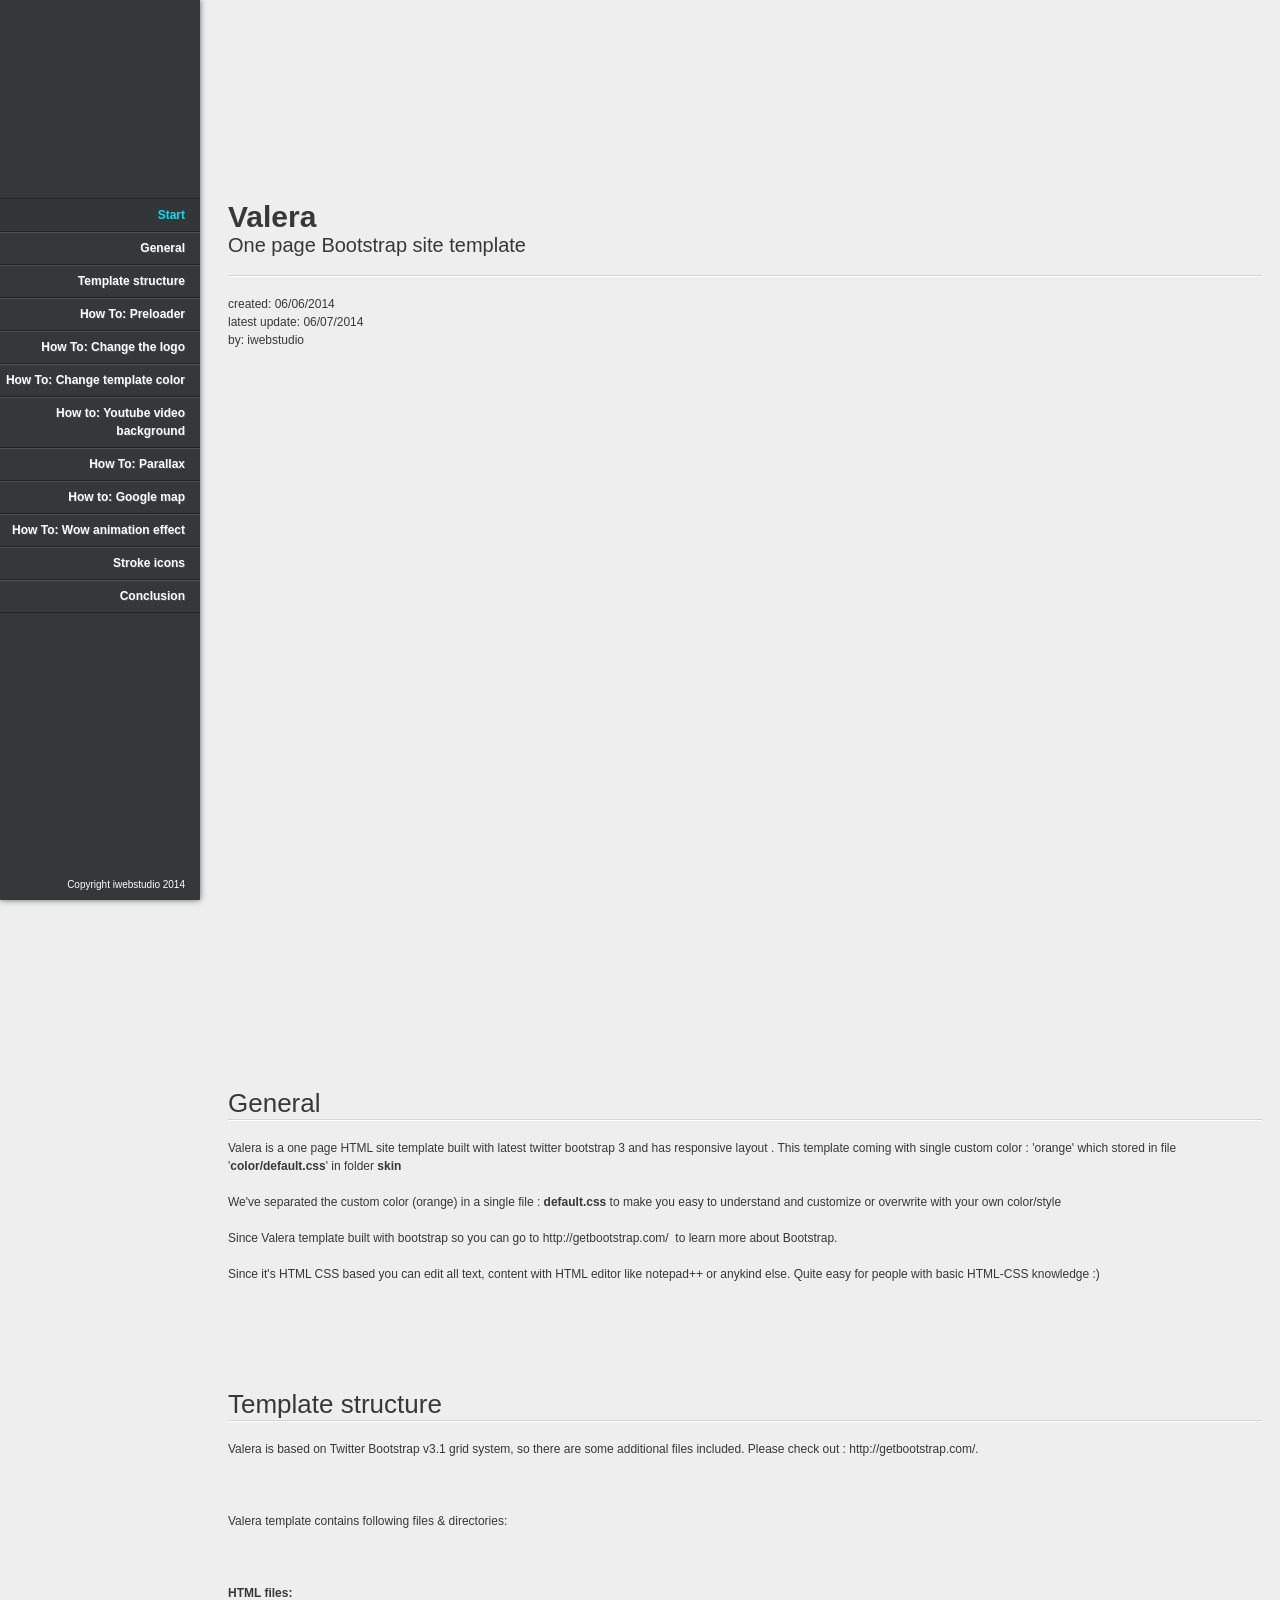
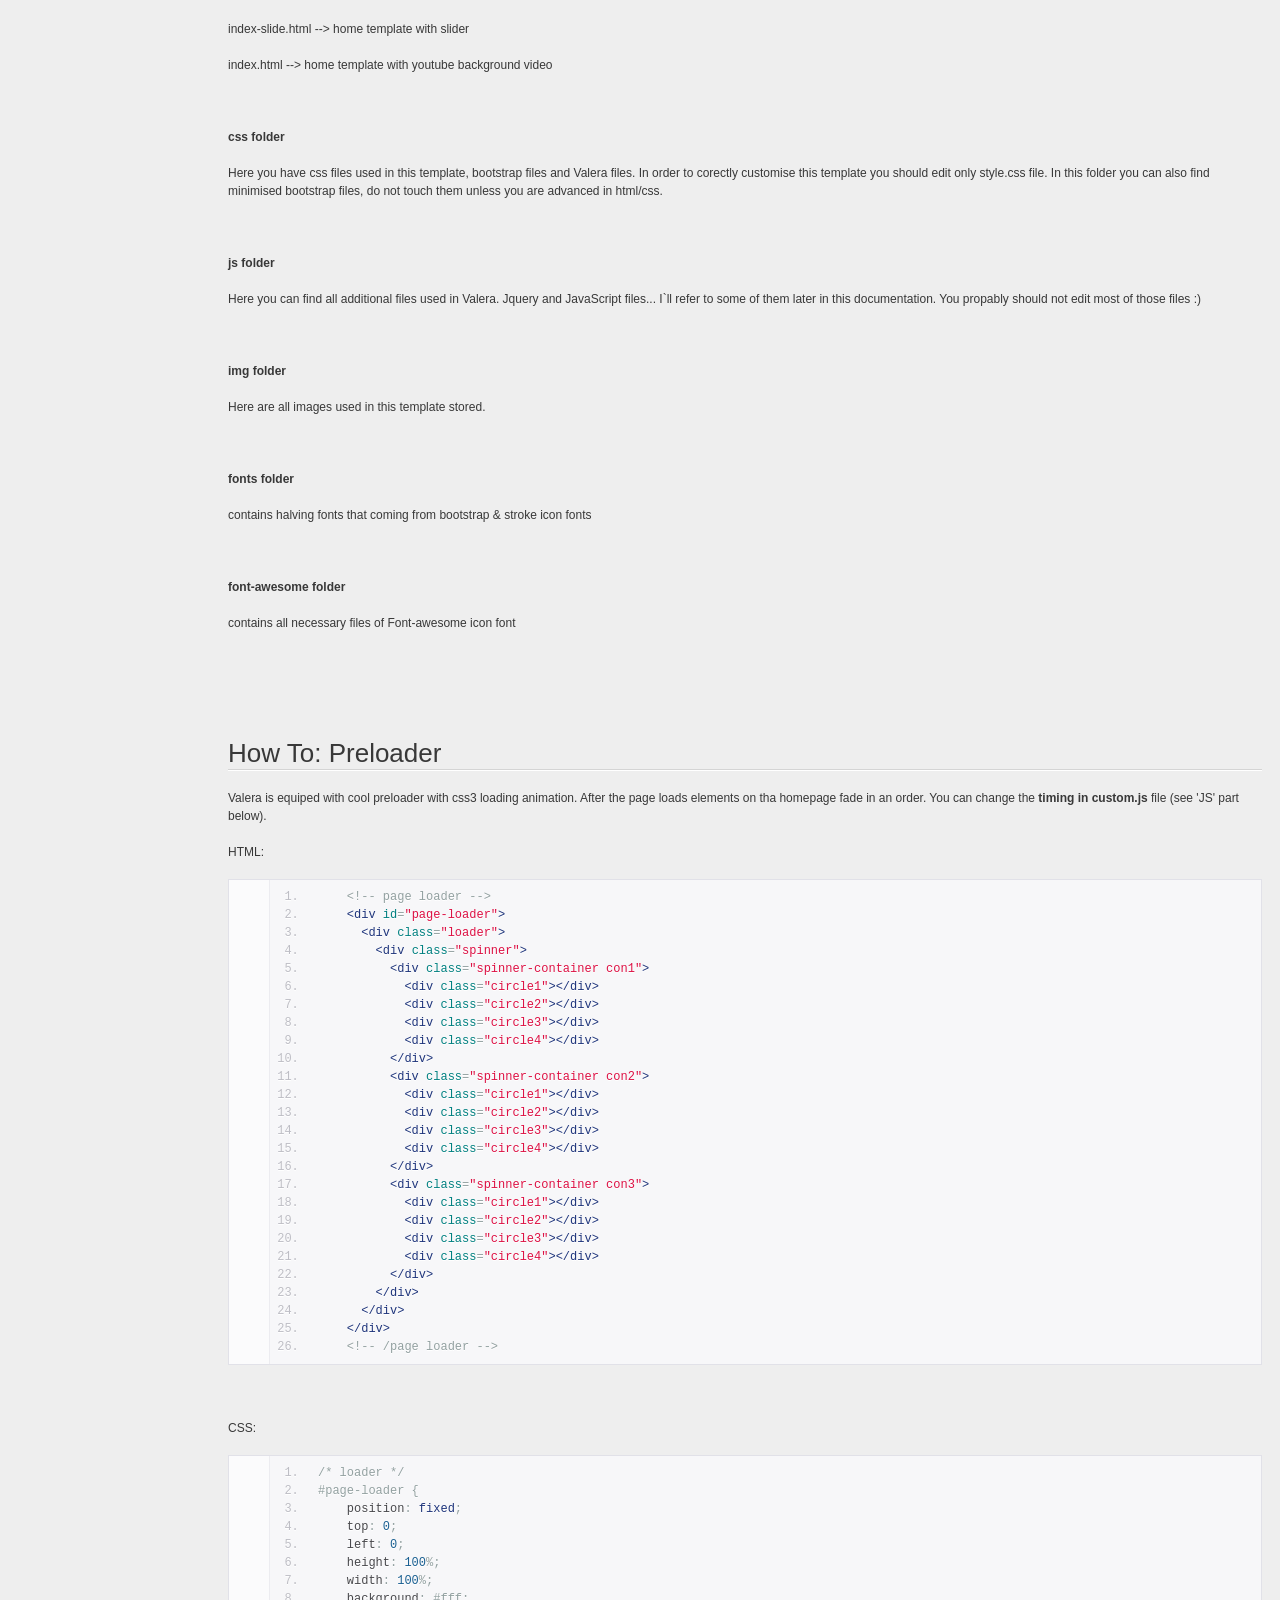
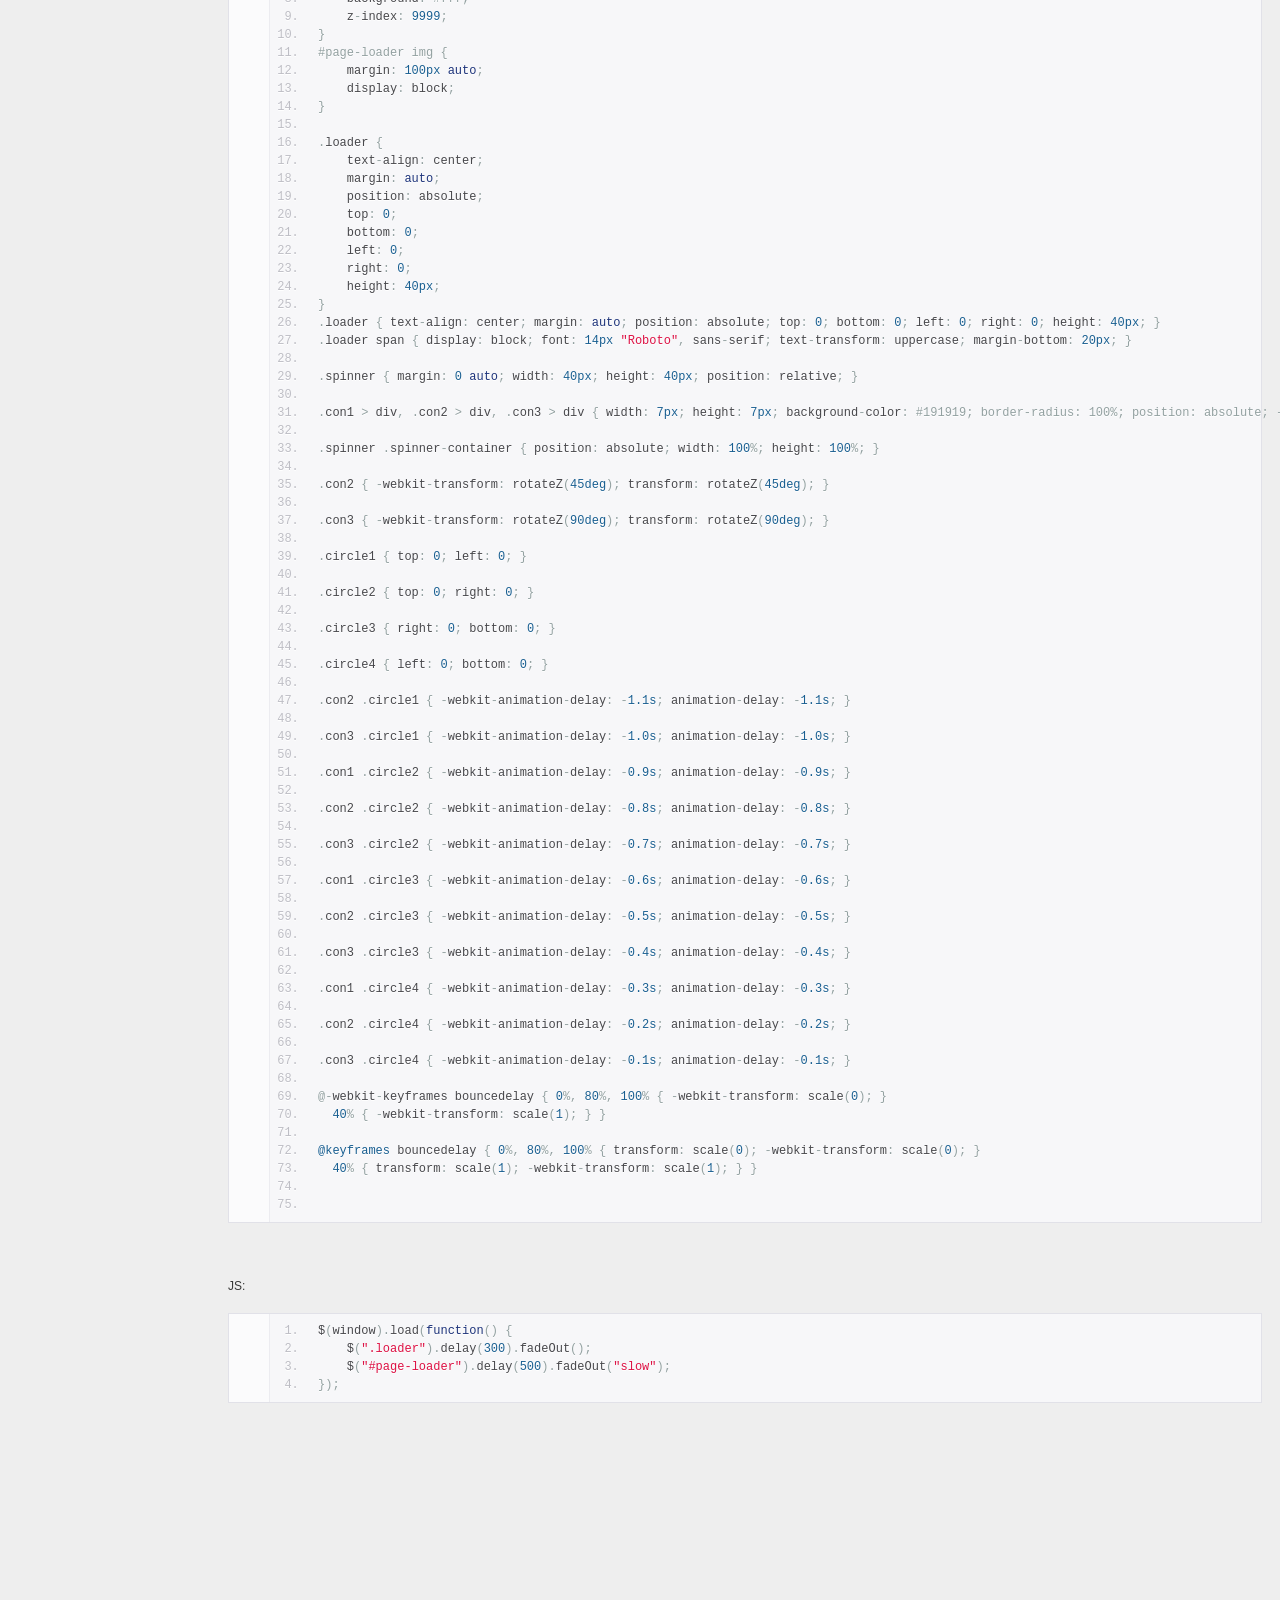
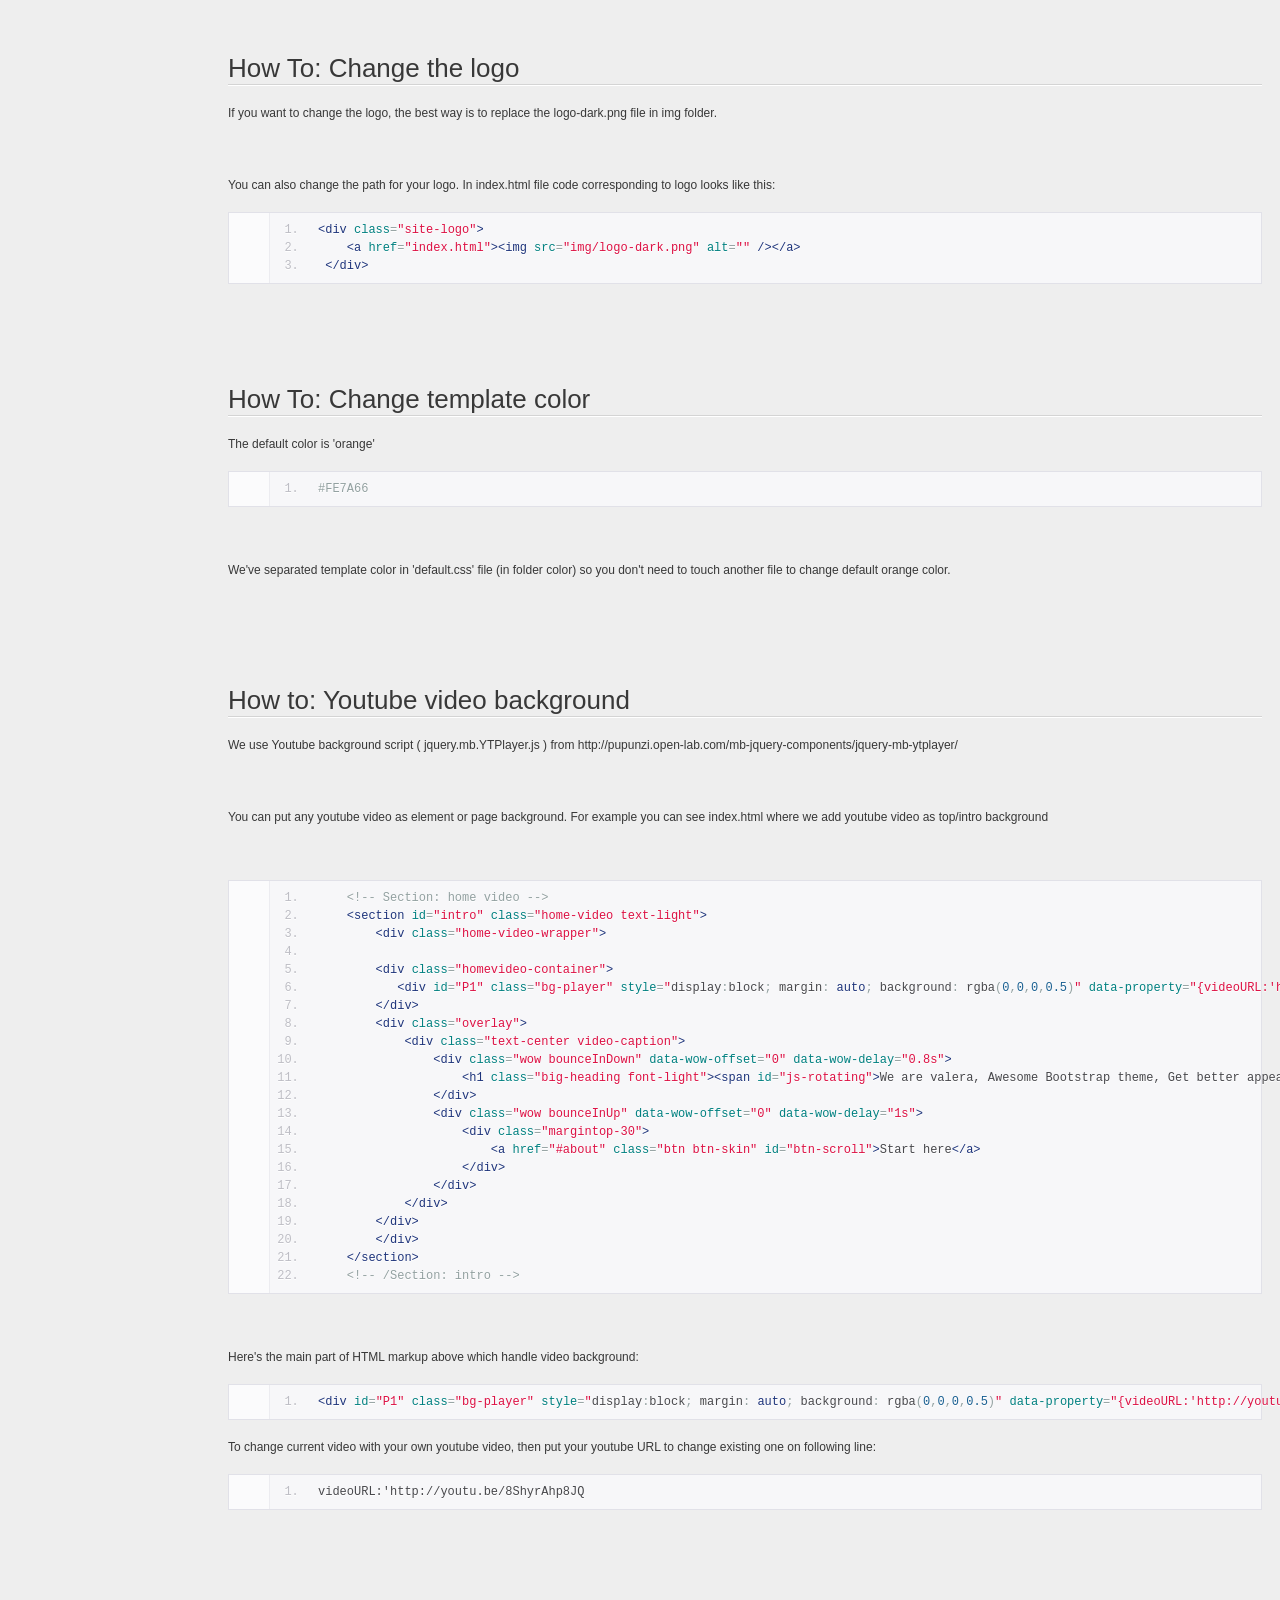
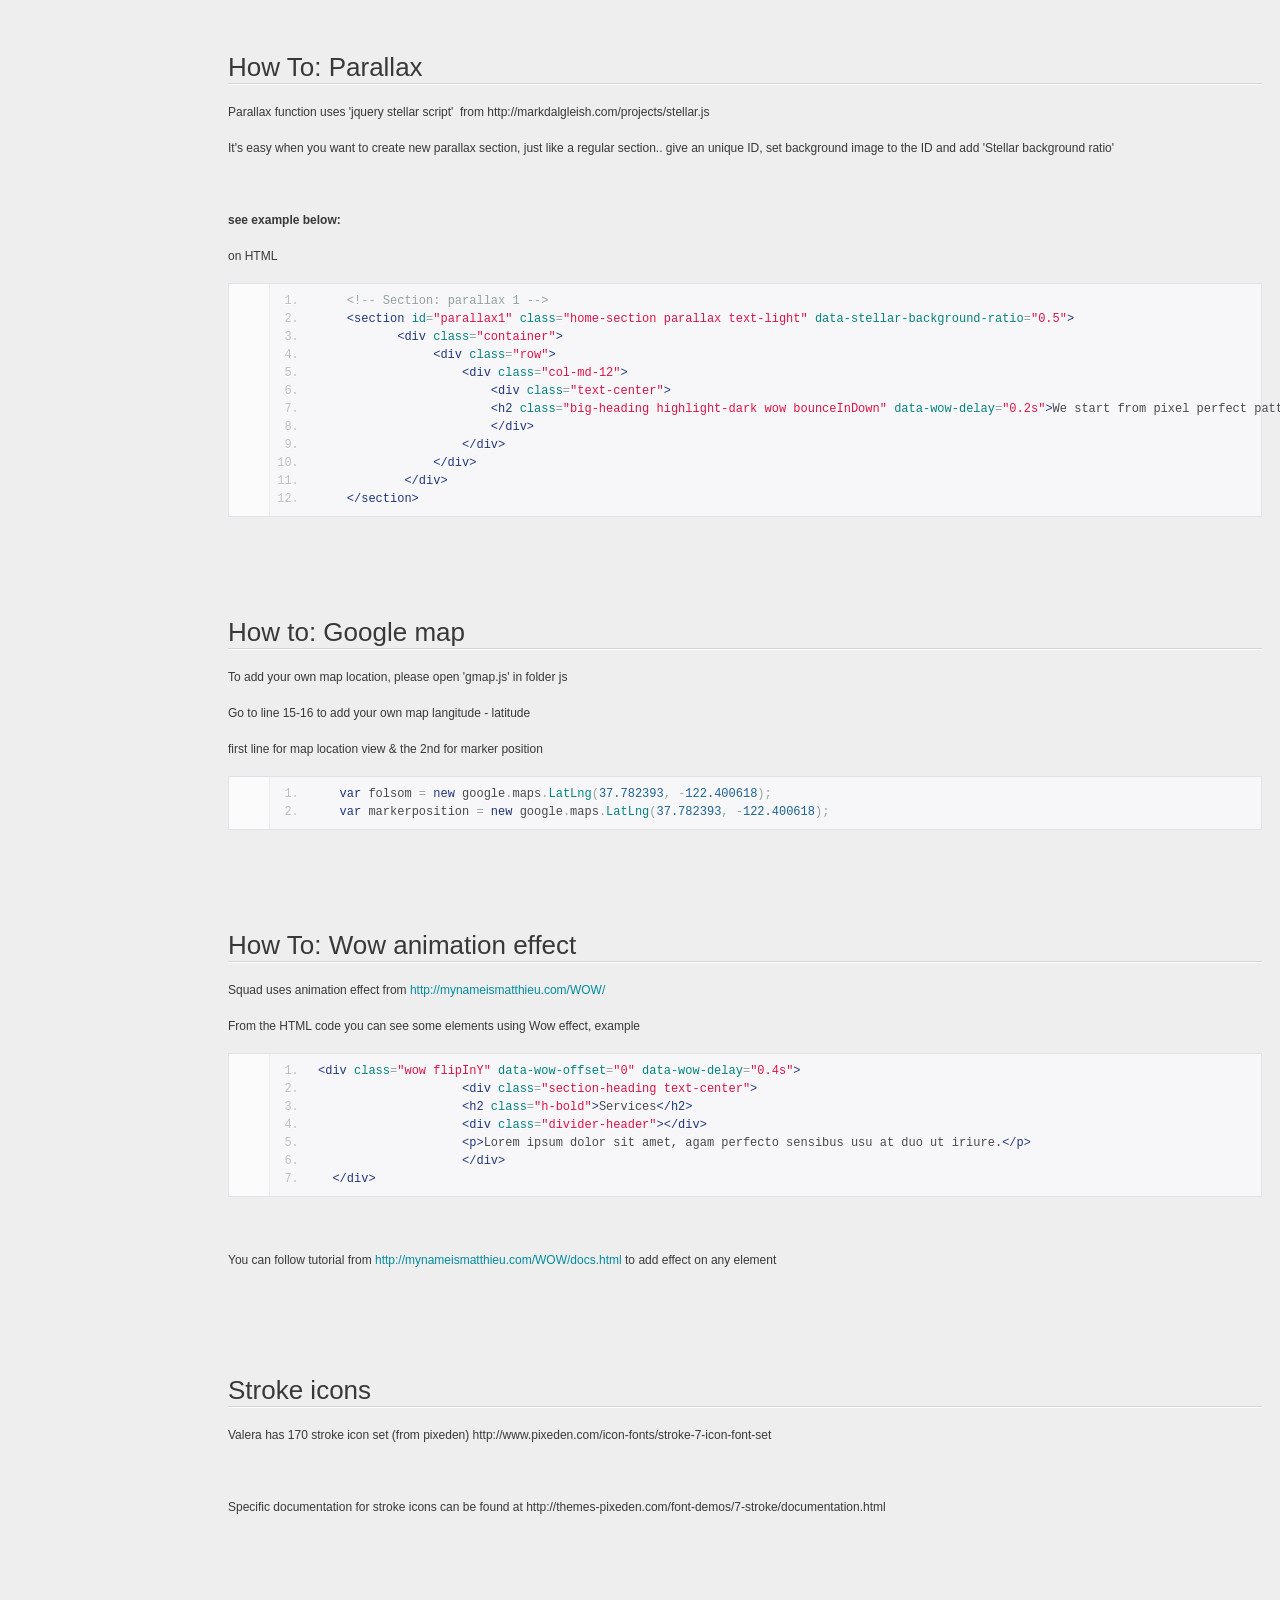
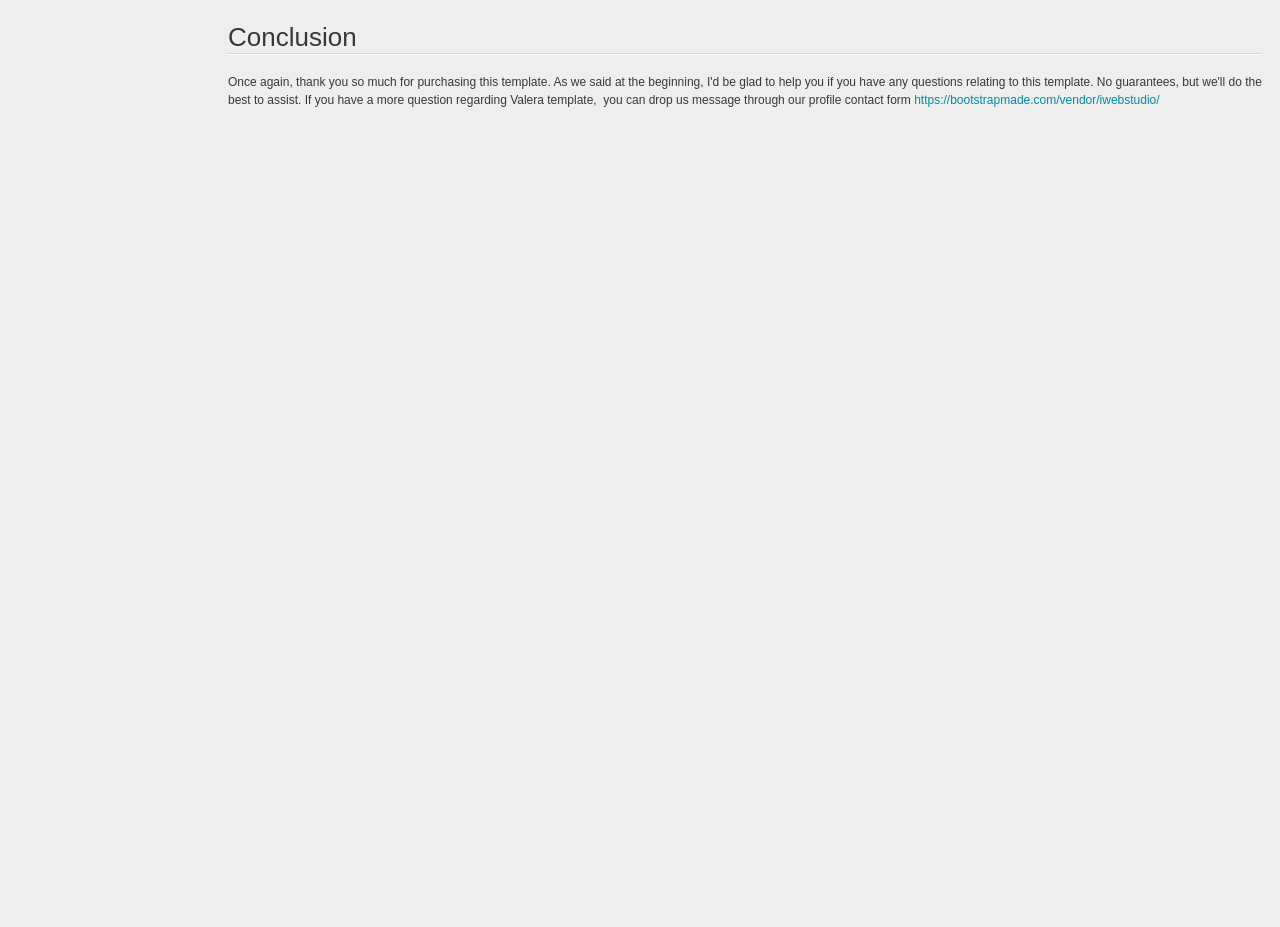
<file: site/16/Documentation/index.html>
<!doctype html>  
<!--[if IE 6 ]><html lang="en-us" class="ie6"> <![endif]-->
<!--[if IE 7 ]><html lang="en-us" class="ie7"> <![endif]-->
<!--[if IE 8 ]><html lang="en-us" class="ie8"> <![endif]-->
<!--[if (gt IE 7)|!(IE)]><!-->
<html lang="en-us"><!--<![endif]-->
<head>
	<meta charset="utf-8">
	
	<title>Valera - One page Bootstrap site template</title>
	
	<meta name="description" content="">
	<meta name="author" content="iwebstudio">
	<meta name="copyright" content="iwebstudio">
	<meta name="generator" content="">
	<meta name="date" content="2014-06-07T00:00:00+02:00">
	
	<link rel="stylesheet" href="assets/css/documenter_style.css" media="all">
	<link rel="stylesheet" href="assets/js/google-code-prettify/prettify.css" media="screen">
	<script src="assets/js/google-code-prettify/prettify.js"></script>

	
	
	<script src="assets/js/jquery.js"></script>
	
	<script src="assets/js/jquery.scrollTo.js"></script>
	<script src="assets/js/jquery.easing.js"></script>
	
	<script>document.createElement('section');var duration='500',easing='swing';</script>
	<script src="assets/js/script.js"></script>
	
	<style>
		html{background-color:#EEEEEE;color:#383838;}
		::-moz-selection{background:#333636;color:#00DFFC;}
		::selection{background:#333636;color:#00DFFC;}
		#documenter_sidebar #documenter_logo{background-image:url();}
		a{color:#008C9E;}
		.btn {
			border-radius:3px;
		}
		.btn-primary {
			  background-image: -moz-linear-gradient(top, #008C9E, #006673);
			  background-image: -ms-linear-gradient(top, #008C9E, #006673);
			  background-image: -webkit-gradient(linear, 0 0, 0 008C9E%, from(#343838), to(#006673));
			  background-image: -webkit-linear-gradient(top, #008C9E, #006673);
			  background-image: -o-linear-gradient(top, #008C9E, #006673);
			  background-image: linear-gradient(top, #008C9E, #006673);
			  filter: progid:DXImageTransform.Microsoft.gradient(startColorstr='#008C9E', endColorstr='#006673', GradientType=0);
			  border-color: #006673 #006673 #bfbfbf;
			  color:#FFFFFF;
		}
		.btn-primary:hover,
		.btn-primary:active,
		.btn-primary.active,
		.btn-primary.disabled,
		.btn-primary[disabled] {
		  border-color: #008C9E #008C9E #bfbfbf;
		  background-color: #006673;
		}
		hr{border-top:1px solid #D4D4D4;border-bottom:1px solid #FFFFFF;}
		#documenter_sidebar, #documenter_sidebar ul a{background-color:#343838;color:#FFFFFF;}
		#documenter_sidebar ul a{-webkit-text-shadow:1px 1px 0px #494F4F;-moz-text-shadow:1px 1px 0px #494F4F;text-shadow:1px 1px 0px #494F4F;}
		#documenter_sidebar ul{border-top:1px solid #212424;}
		#documenter_sidebar ul a{border-top:1px solid #494F4F;border-bottom:1px solid #212424;color:#FFFFFF;}
		#documenter_sidebar ul a:hover{background:#333636;color:#00DFFC;border-top:1px solid #333636;}
		#documenter_sidebar ul a.current{background:#333636;color:#00DFFC;border-top:1px solid #333636;}
		#documenter_copyright{display:block !important;visibility:visible !important;}
	</style>
	
</head>
<body class="documenter-project-valera">
	<div id="documenter_sidebar">
		<a href="#documenter_cover" id="documenter_logo"></a>
		<ul id="documenter_nav">
			<li><a class="current" href="#documenter_cover">Start</a></li>
				
			<li><a href="#general" title="General">General</a></li>
			<li><a href="#template_structure" title="Template structure">Template structure</a></li>
			<li><a href="#how_to_preloader" title="How To: Preloader ">How To: Preloader </a></li>
			<li><a href="#how_to_change_the_logo" title="How To: Change the logo">How To: Change the logo</a></li>
			<li><a href="#how_to_change_template_color" title="How To: Change template color">How To: Change template color</a></li>
			<li><a href="#how_to_youtube_video_background" title="How to: Youtube video background">How to: Youtube video background</a></li>
			<li><a href="#how_to_parallax" title="How To: Parallax">How To: Parallax</a></li>
			<li><a href="#how_to_google_map" title="How to: Google map">How to: Google map</a></li>
			<li><a href="#how_to_wow_animation_effect" title="How To: Wow animation effect">How To: Wow animation effect</a></li>
			<li><a href="#stroke_icons" title="Stroke icons">Stroke icons</a></li>
			<li><a href="#conclusion" title="Conclusion">Conclusion</a></li>

		</ul>
		<div id="documenter_copyright">Copyright iwebstudio 2014
		</div>
	</div>
	<div id="documenter_content">
	<section id="documenter_cover">
	<h1>Valera</h1>
	<h2>One page Bootstrap site template</h2>
	<div id="documenter_buttons">
		
	</div>
	<hr>
	<ul>
	<li>created: 06/06/2014</li>
	<li>latest update: 06/07/2014</li>
	<li>by: iwebstudio</li>
	<li><a href=""></a></li>
	
	</ul>
	<p></p>
	</section>
	
	<section id="general">
	<div class="page-header"><h3>General</h3><hr class="notop"></div>
<p>
	Valera is a one page HTML site template built with latest twitter bootstrap 3 and has responsive layout . This template coming with single custom color : &#39;orange&#39; which stored in file &#39;<strong>color/default.css</strong>&#39; in folder <strong>skin</strong></p>
<p>
	We&#39;ve separated the custom color (orange) in a single file : <strong>default.css</strong> to make you easy to understand and customize or overwrite with your own color/style</p>
<p>
	Since Valera template built with bootstrap so you can go to http://getbootstrap.com/&nbsp; to learn more about Bootstrap.</p>
<p>
	Since it&#39;s HTML CSS based you can edit all text, content with HTML editor like notepad++ or anykind else. Quite easy for people with basic HTML-CSS knowledge :)</p>
</section>
<section id="template_structure">
	<div class="page-header"><h3>Template structure</h3><hr class="notop"></div>
<p>
	Valera is based on Twitter Bootstrap v3.1 grid system, so there are some additional files included. Please check out :&nbsp;http://getbootstrap.com/.</p>
<p>
	&nbsp;</p>
<p>
	Valera template contains following files &amp; directories:</p>
<p>
	&nbsp;</p>
<p>
	<strong>HTML files:</strong></p>
<p>
	index-slide.html --&gt; home template with slider</p>
<p>
	index.html --&gt; home template with youtube background video</p>
<p>
	&nbsp;</p>
<p>
	<strong>css folder</strong></p>
<p>
	Here you have css files used in this template, bootstrap files and Valera files. In order to corectly customise this template you should edit only style.css file. In this folder you can also find minimised bootstrap files, do not touch them unless you are advanced in html/css.</p>
<p>
	&nbsp;</p>
<p class="p1">
	<strong>js folder</strong></p>
<p>
	Here you can find all additional files used in Valera. Jquery and JavaScript files... I`ll refer to some of them later in this documentation. You propably should not edit most of those files :)</p>
<p>
	&nbsp;</p>
<p>
	<strong>img folder</strong></p>
<p>
	Here are all images used in this template stored.</p>
<p>
	&nbsp;</p>
<p>
	<strong>fonts folder</strong></p>
<p>
	contains halving fonts that coming from bootstrap &amp; stroke icon fonts</p>
<p>
	&nbsp;</p>
<p>
	<strong>font-awesome folder</strong></p>
<p>
	contains all necessary files of Font-awesome icon font</p>
</section>
<section id="how_to_preloader">
	<div class="page-header"><h3>How To: Preloader </h3><hr class="notop"></div>
<p>
	Valera is equiped with cool preloader with css3 loading animation. After the page loads elements on tha homepage fade in an order. You can change the <strong>timing in custom.js</strong> file (see &#39;JS&#39; part below).</p>
<p>
	HTML:</p>
<pre class="prettyprint lang-html linenums">
&nbsp;&nbsp;&nbsp; &lt;!-- page loader --&gt;
&nbsp;&nbsp;&nbsp; &lt;div id=&quot;page-loader&quot;&gt;
&nbsp;&nbsp;&nbsp;&nbsp;&nbsp; &lt;div class=&quot;loader&quot;&gt;
&nbsp;&nbsp;&nbsp;&nbsp;&nbsp;&nbsp;&nbsp; &lt;div class=&quot;spinner&quot;&gt;
&nbsp;&nbsp;&nbsp;&nbsp;&nbsp;&nbsp;&nbsp;&nbsp;&nbsp; &lt;div class=&quot;spinner-container con1&quot;&gt;
&nbsp;&nbsp;&nbsp;&nbsp;&nbsp;&nbsp;&nbsp;&nbsp;&nbsp;&nbsp;&nbsp; &lt;div class=&quot;circle1&quot;&gt;&lt;/div&gt;
&nbsp;&nbsp;&nbsp;&nbsp;&nbsp;&nbsp;&nbsp;&nbsp;&nbsp;&nbsp;&nbsp; &lt;div class=&quot;circle2&quot;&gt;&lt;/div&gt;
&nbsp;&nbsp;&nbsp;&nbsp;&nbsp;&nbsp;&nbsp;&nbsp;&nbsp;&nbsp;&nbsp; &lt;div class=&quot;circle3&quot;&gt;&lt;/div&gt;
&nbsp;&nbsp;&nbsp;&nbsp;&nbsp;&nbsp;&nbsp;&nbsp;&nbsp;&nbsp;&nbsp; &lt;div class=&quot;circle4&quot;&gt;&lt;/div&gt;
&nbsp;&nbsp;&nbsp;&nbsp;&nbsp;&nbsp;&nbsp;&nbsp;&nbsp; &lt;/div&gt;
&nbsp;&nbsp;&nbsp;&nbsp;&nbsp;&nbsp;&nbsp;&nbsp;&nbsp; &lt;div class=&quot;spinner-container con2&quot;&gt;
&nbsp;&nbsp;&nbsp;&nbsp;&nbsp;&nbsp;&nbsp;&nbsp;&nbsp;&nbsp;&nbsp; &lt;div class=&quot;circle1&quot;&gt;&lt;/div&gt;
&nbsp;&nbsp;&nbsp;&nbsp;&nbsp;&nbsp;&nbsp;&nbsp;&nbsp;&nbsp;&nbsp; &lt;div class=&quot;circle2&quot;&gt;&lt;/div&gt;
&nbsp;&nbsp;&nbsp;&nbsp;&nbsp;&nbsp;&nbsp;&nbsp;&nbsp;&nbsp;&nbsp; &lt;div class=&quot;circle3&quot;&gt;&lt;/div&gt;
&nbsp;&nbsp;&nbsp;&nbsp;&nbsp;&nbsp;&nbsp;&nbsp;&nbsp;&nbsp;&nbsp; &lt;div class=&quot;circle4&quot;&gt;&lt;/div&gt;
&nbsp;&nbsp;&nbsp;&nbsp;&nbsp;&nbsp;&nbsp;&nbsp;&nbsp; &lt;/div&gt;
&nbsp;&nbsp;&nbsp;&nbsp;&nbsp;&nbsp;&nbsp;&nbsp;&nbsp; &lt;div class=&quot;spinner-container con3&quot;&gt;
&nbsp;&nbsp;&nbsp;&nbsp;&nbsp;&nbsp;&nbsp;&nbsp;&nbsp;&nbsp;&nbsp; &lt;div class=&quot;circle1&quot;&gt;&lt;/div&gt;
&nbsp;&nbsp;&nbsp;&nbsp;&nbsp;&nbsp;&nbsp;&nbsp;&nbsp;&nbsp;&nbsp; &lt;div class=&quot;circle2&quot;&gt;&lt;/div&gt;
&nbsp;&nbsp;&nbsp;&nbsp;&nbsp;&nbsp;&nbsp;&nbsp;&nbsp;&nbsp;&nbsp; &lt;div class=&quot;circle3&quot;&gt;&lt;/div&gt;
&nbsp;&nbsp;&nbsp;&nbsp;&nbsp;&nbsp;&nbsp;&nbsp;&nbsp;&nbsp;&nbsp; &lt;div class=&quot;circle4&quot;&gt;&lt;/div&gt;
&nbsp;&nbsp;&nbsp;&nbsp;&nbsp;&nbsp;&nbsp;&nbsp;&nbsp; &lt;/div&gt;
&nbsp;&nbsp;&nbsp;&nbsp;&nbsp;&nbsp;&nbsp; &lt;/div&gt;
&nbsp;&nbsp;&nbsp;&nbsp;&nbsp; &lt;/div&gt;
&nbsp;&nbsp;&nbsp; &lt;/div&gt;
&nbsp;&nbsp;&nbsp; &lt;!-- /page loader --&gt;</pre>
<p>
	&nbsp;</p>
<p>
	CSS:</p>
<pre class="prettyprint lang-css linenums">
/* loader */
#page-loader {
&nbsp;&nbsp; &nbsp;position: fixed;
&nbsp;&nbsp; &nbsp;top: 0;
&nbsp;&nbsp; &nbsp;left: 0;
&nbsp;&nbsp; &nbsp;height: 100%;
&nbsp;&nbsp; &nbsp;width: 100%;
&nbsp;&nbsp; &nbsp;background: #fff;
&nbsp;&nbsp; &nbsp;z-index: 9999;
}
#page-loader img {
&nbsp;&nbsp; &nbsp;margin: 100px auto;
&nbsp;&nbsp; &nbsp;display: block;
}

.loader {
&nbsp;&nbsp; &nbsp;text-align: center;
&nbsp;&nbsp; &nbsp;margin: auto;
&nbsp;&nbsp; &nbsp;position: absolute;
&nbsp;&nbsp; &nbsp;top: 0;
&nbsp;&nbsp; &nbsp;bottom: 0;
&nbsp;&nbsp; &nbsp;left: 0;
&nbsp;&nbsp; &nbsp;right: 0;
&nbsp;&nbsp; &nbsp;height: 40px;
}
.loader { text-align: center; margin: auto; position: absolute; top: 0; bottom: 0; left: 0; right: 0; height: 40px; }
.loader span { display: block; font: 14px &quot;Roboto&quot;, sans-serif; text-transform: uppercase; margin-bottom: 20px; }

.spinner { margin: 0 auto; width: 40px; height: 40px; position: relative; }

.con1 &gt; div, .con2 &gt; div, .con3 &gt; div { width: 7px; height: 7px; background-color: #191919; border-radius: 100%; position: absolute; -webkit-animation: bouncedelay 1.2s infinite ease-in-out; animation: bouncedelay 1.2s infinite ease-in-out; /* Prevent first frame from flickering when animation starts */ -webkit-animation-fill-mode: both; animation-fill-mode: both; }

.spinner .spinner-container { position: absolute; width: 100%; height: 100%; }

.con2 { -webkit-transform: rotateZ(45deg); transform: rotateZ(45deg); }

.con3 { -webkit-transform: rotateZ(90deg); transform: rotateZ(90deg); }

.circle1 { top: 0; left: 0; }

.circle2 { top: 0; right: 0; }

.circle3 { right: 0; bottom: 0; }

.circle4 { left: 0; bottom: 0; }

.con2 .circle1 { -webkit-animation-delay: -1.1s; animation-delay: -1.1s; }

.con3 .circle1 { -webkit-animation-delay: -1.0s; animation-delay: -1.0s; }

.con1 .circle2 { -webkit-animation-delay: -0.9s; animation-delay: -0.9s; }

.con2 .circle2 { -webkit-animation-delay: -0.8s; animation-delay: -0.8s; }

.con3 .circle2 { -webkit-animation-delay: -0.7s; animation-delay: -0.7s; }

.con1 .circle3 { -webkit-animation-delay: -0.6s; animation-delay: -0.6s; }

.con2 .circle3 { -webkit-animation-delay: -0.5s; animation-delay: -0.5s; }

.con3 .circle3 { -webkit-animation-delay: -0.4s; animation-delay: -0.4s; }

.con1 .circle4 { -webkit-animation-delay: -0.3s; animation-delay: -0.3s; }

.con2 .circle4 { -webkit-animation-delay: -0.2s; animation-delay: -0.2s; }

.con3 .circle4 { -webkit-animation-delay: -0.1s; animation-delay: -0.1s; }

@-webkit-keyframes bouncedelay { 0%, 80%, 100% { -webkit-transform: scale(0); }
&nbsp; 40% { -webkit-transform: scale(1); } }

@keyframes bouncedelay { 0%, 80%, 100% { transform: scale(0); -webkit-transform: scale(0); }
&nbsp; 40% { transform: scale(1); -webkit-transform: scale(1); } }


</pre>
<p>
	&nbsp;</p>
<p>
	JS:</p>
<pre class="prettyprint lang-js linenums">
$(window).load(function() {
&nbsp;&nbsp; &nbsp;$(&quot;.loader&quot;).delay(300).fadeOut();
&nbsp;&nbsp; &nbsp;$(&quot;#page-loader&quot;).delay(500).fadeOut(&quot;slow&quot;);
});</pre>
<p>
	&nbsp;</p>
<p>
	&nbsp;</p>
<p>
	&nbsp;</p>
<p>
	&nbsp;</p>
</section>
<section id="how_to_change_the_logo">
	<div class="page-header"><h3>How To: Change the logo</h3><hr class="notop"></div>
<p>
	If you want to change the logo, the best way is to replace the logo-dark.png file in img folder.</p>
<p>
	&nbsp;</p>
<p>
	You can also change the path for your logo. In index.html file code corresponding to logo looks like this:</p>
<pre class="prettyprint lang-html linenums">
&lt;div class=&quot;site-logo&quot;&gt;
&nbsp;&nbsp;&nbsp; &lt;a href=&quot;index.html&quot;&gt;&lt;img src=&quot;img/logo-dark.png&quot; alt=&quot;&quot; /&gt;&lt;/a&gt;
&nbsp;&lt;/div&gt;</pre>
</section>
<section id="how_to_change_template_color">
	<div class="page-header"><h3>How To: Change template color</h3><hr class="notop"></div>
<p>
	The default color is &#39;orange&#39;</p>
<pre class="prettyprint lang-css linenums">
#FE7A66</pre>
<p>
	&nbsp;</p>
<p>
	We&#39;ve separated template color in &#39;default.css&#39; file (in folder color) so you don&#39;t need to touch another file to change default orange color.</p>
</section>
<section id="how_to_youtube_video_background">
	<div class="page-header"><h3>How to: Youtube video background</h3><hr class="notop"></div>
<p>
	We use Youtube background script ( jquery.mb.YTPlayer.js ) from http://pupunzi.open-lab.com/mb-jquery-components/jquery-mb-ytplayer/</p>
<p>
	&nbsp;</p>
<p>
	You can put any youtube video as element or page background. For example you can see index.html where we add youtube video as top/intro background</p>
<p>
	&nbsp;</p>
<pre class="prettyprint lang-html linenums">
&nbsp;&nbsp;&nbsp; &lt;!-- Section: home video --&gt;
&nbsp;&nbsp;&nbsp; &lt;section id=&quot;intro&quot; class=&quot;home-video text-light&quot;&gt;
&nbsp;&nbsp; &nbsp;&nbsp;&nbsp; &nbsp;&lt;div class=&quot;home-video-wrapper&quot;&gt;

&nbsp;&nbsp; &nbsp;&nbsp;&nbsp; &nbsp;&lt;div class=&quot;homevideo-container&quot;&gt;
&nbsp;&nbsp;&nbsp;&nbsp;&nbsp;&nbsp;&nbsp;&nbsp;&nbsp;&nbsp; &lt;div id=&quot;P1&quot; class=&quot;bg-player&quot; style=&quot;display:block; margin: auto; background: rgba(0,0,0,0.5)&quot; data-property=&quot;{videoURL:&#39;http://youtu.be/8ShyrAhp8JQ&#39;,containment:&#39;.homevideo-container&#39;, quality: &#39;hd720&#39;, showControls: false, autoPlay:true, mute:true, startAt:0, opacity:1}&quot;&gt;&lt;/div&gt;
&nbsp;&nbsp; &nbsp;&nbsp;&nbsp; &nbsp;&lt;/div&gt;
&nbsp;&nbsp; &nbsp;&nbsp;&nbsp; &nbsp;&lt;div class=&quot;overlay&quot;&gt;
&nbsp;&nbsp; &nbsp;&nbsp;&nbsp; &nbsp;&nbsp;&nbsp; &nbsp;&lt;div class=&quot;text-center video-caption&quot;&gt;
&nbsp;&nbsp; &nbsp;&nbsp;&nbsp; &nbsp;&nbsp;&nbsp; &nbsp;&nbsp;&nbsp; &nbsp;&lt;div class=&quot;wow bounceInDown&quot; data-wow-offset=&quot;0&quot; data-wow-delay=&quot;0.8s&quot;&gt;
&nbsp;&nbsp; &nbsp;&nbsp;&nbsp; &nbsp;&nbsp;&nbsp; &nbsp;&nbsp;&nbsp; &nbsp;&nbsp;&nbsp; &nbsp;&lt;h1 class=&quot;big-heading font-light&quot;&gt;&lt;span id=&quot;js-rotating&quot;&gt;We are valera, Awesome Bootstrap theme, Get better appearance, Craft from pixel &lt;/span&gt;&lt;/h1&gt;
&nbsp;&nbsp; &nbsp;&nbsp;&nbsp; &nbsp;&nbsp;&nbsp; &nbsp;&nbsp;&nbsp; &nbsp;&lt;/div&gt;
&nbsp;&nbsp; &nbsp;&nbsp;&nbsp; &nbsp;&nbsp;&nbsp; &nbsp;&nbsp;&nbsp; &nbsp;&lt;div class=&quot;wow bounceInUp&quot; data-wow-offset=&quot;0&quot; data-wow-delay=&quot;1s&quot;&gt;
&nbsp;&nbsp; &nbsp;&nbsp;&nbsp; &nbsp;&nbsp;&nbsp; &nbsp;&nbsp;&nbsp; &nbsp;&nbsp;&nbsp; &nbsp;&lt;div class=&quot;margintop-30&quot;&gt;
&nbsp;&nbsp; &nbsp;&nbsp;&nbsp; &nbsp;&nbsp;&nbsp; &nbsp;&nbsp;&nbsp; &nbsp;&nbsp;&nbsp; &nbsp;&nbsp;&nbsp; &nbsp;&lt;a href=&quot;#about&quot; class=&quot;btn btn-skin&quot; id=&quot;btn-scroll&quot;&gt;Start here&lt;/a&gt;
&nbsp;&nbsp; &nbsp;&nbsp;&nbsp; &nbsp;&nbsp;&nbsp; &nbsp;&nbsp;&nbsp; &nbsp;&nbsp;&nbsp; &nbsp;&lt;/div&gt;
&nbsp;&nbsp; &nbsp;&nbsp;&nbsp; &nbsp;&nbsp;&nbsp; &nbsp;&nbsp;&nbsp; &nbsp;&lt;/div&gt;
&nbsp;&nbsp; &nbsp;&nbsp;&nbsp; &nbsp;&nbsp;&nbsp; &nbsp;&lt;/div&gt;
&nbsp;&nbsp; &nbsp;&nbsp;&nbsp; &nbsp;&lt;/div&gt;
&nbsp;&nbsp; &nbsp;&nbsp;&nbsp; &nbsp;&lt;/div&gt;
&nbsp;&nbsp;&nbsp; &lt;/section&gt;
&nbsp;&nbsp; &nbsp;&lt;!-- /Section: intro --&gt;</pre>
<p>
	&nbsp;</p>
<p>
	Here&#39;s the main part of HTML markup above which handle video background:</p>
<pre class="prettyprint lang-html linenums">
&lt;div id=&quot;P1&quot; class=&quot;bg-player&quot; style=&quot;display:block; margin: auto; background: rgba(0,0,0,0.5)&quot; data-property=&quot;{videoURL:&#39;http://youtu.be/8ShyrAhp8JQ&#39;,containment:&#39;.homevideo-container&#39;, quality: &#39;hd720&#39;, showControls: false, autoPlay:true, mute:true, startAt:0, opacity:1}&quot;&gt;&lt;/div&gt;</pre>
<p>
	To change current video with your own youtube video, then put your youtube URL to change existing one on following line:</p>
<pre class="prettyprint lang-html linenums">
videoURL:&#39;http://youtu.be/8ShyrAhp8JQ</pre>
<p>
	&nbsp;</p>
</section>
<section id="how_to_parallax">
	<div class="page-header"><h3>How To: Parallax</h3><hr class="notop"></div>
<p>
	Parallax function uses &#39;jquery stellar script&#39;&nbsp; from http://markdalgleish.com/projects/stellar.js</p>
<p>
	It&#39;s easy when you want to create new parallax section, just like a regular section.. give an unique ID, set background image to the ID and add &#39;Stellar background ratio&#39;</p>
<p>
	&nbsp;</p>
<p>
	<strong>see example below:</strong></p>
<p>
	on HTML</p>
<pre class="prettyprint lang-html linenums">
&nbsp;&nbsp;&nbsp; &lt;!-- Section: parallax 1 --&gt;&nbsp;&nbsp; &nbsp;
&nbsp;&nbsp; &nbsp;&lt;section id=&quot;parallax1&quot; class=&quot;home-section parallax text-light&quot; data-stellar-background-ratio=&quot;0.5&quot;&gt;&nbsp;&nbsp; &nbsp;
&nbsp;&nbsp;&nbsp;&nbsp;&nbsp;&nbsp;&nbsp;&nbsp;&nbsp;&nbsp; &lt;div class=&quot;container&quot;&gt;
&nbsp;&nbsp; &nbsp;&nbsp;&nbsp; &nbsp;&nbsp;&nbsp; &nbsp;&nbsp;&nbsp; &nbsp;&lt;div class=&quot;row&quot;&gt;
&nbsp;&nbsp; &nbsp;&nbsp;&nbsp; &nbsp;&nbsp;&nbsp; &nbsp;&nbsp;&nbsp; &nbsp;&nbsp;&nbsp; &nbsp;&lt;div class=&quot;col-md-12&quot;&gt;
&nbsp;&nbsp; &nbsp;&nbsp;&nbsp; &nbsp;&nbsp;&nbsp; &nbsp;&nbsp;&nbsp; &nbsp;&nbsp;&nbsp; &nbsp;&nbsp;&nbsp; &nbsp;&lt;div class=&quot;text-center&quot;&gt;
&nbsp;&nbsp; &nbsp;&nbsp;&nbsp; &nbsp;&nbsp;&nbsp; &nbsp;&nbsp;&nbsp; &nbsp;&nbsp;&nbsp; &nbsp;&nbsp;&nbsp; &nbsp;&lt;h2 class=&quot;big-heading highlight-dark wow bounceInDown&quot; data-wow-delay=&quot;0.2s&quot;&gt;We start from pixel perfect pattern&lt;/h2&gt;
&nbsp;&nbsp; &nbsp;&nbsp;&nbsp; &nbsp;&nbsp;&nbsp; &nbsp;&nbsp;&nbsp; &nbsp;&nbsp;&nbsp; &nbsp;&nbsp;&nbsp; &nbsp;&lt;/div&gt;
&nbsp;&nbsp; &nbsp;&nbsp;&nbsp; &nbsp;&nbsp;&nbsp; &nbsp;&nbsp;&nbsp; &nbsp;&nbsp;&nbsp; &nbsp;&lt;/div&gt;&nbsp;&nbsp; &nbsp;&nbsp;&nbsp; &nbsp;&nbsp;&nbsp; &nbsp;&nbsp;&nbsp; &nbsp;
&nbsp;&nbsp; &nbsp;&nbsp;&nbsp; &nbsp;&nbsp;&nbsp; &nbsp;&nbsp;&nbsp; &nbsp;&lt;/div&gt;
&nbsp;&nbsp;&nbsp;&nbsp;&nbsp;&nbsp;&nbsp;&nbsp;&nbsp;&nbsp;&nbsp; &lt;/div&gt;
&nbsp;&nbsp; &nbsp;&lt;/section&gt;&nbsp;&nbsp; 
</pre>
</section>
<section id="how_to_google_map">
	<div class="page-header"><h3>How to: Google map</h3><hr class="notop"></div>
<p>
	To add your own map location, please open &#39;gmap.js&#39; in folder js</p>
<p>
	Go to line 15-16 to add your own map langitude - latitude</p>
<p>
	first line for map location view &amp; the 2nd for marker position</p>
<pre class="prettyprint lang-js linenums">
&nbsp;&nbsp; var folsom = new google.maps.LatLng(37.782393, -122.400618);
&nbsp;&nbsp; var markerposition = new google.maps.LatLng(37.782393, -122.400618);</pre>
</section>
<section id="how_to_wow_animation_effect">
	<div class="page-header"><h3>How To: Wow animation effect</h3><hr class="notop"></div>
<p>
	Squad uses animation effect from <a href="http://mynameismatthieu.com/WOW/" target="_blank">http://mynameismatthieu.com/WOW/</a></p>
<p>
	From the HTML code you can see some elements using Wow effect, example</p>
<pre class="prettyprint lang-html linenums">
&lt;div class=&quot;wow flipInY&quot; data-wow-offset=&quot;0&quot; data-wow-delay=&quot;0.4s&quot;&gt;
&nbsp;&nbsp; &nbsp;&nbsp;&nbsp; &nbsp;&nbsp;&nbsp; &nbsp;&nbsp;&nbsp; &nbsp;&nbsp;&nbsp; &nbsp;&lt;div class=&quot;section-heading text-center&quot;&gt;
&nbsp;&nbsp; &nbsp;&nbsp;&nbsp; &nbsp;&nbsp;&nbsp; &nbsp;&nbsp;&nbsp; &nbsp;&nbsp;&nbsp; &nbsp;&lt;h2 class=&quot;h-bold&quot;&gt;Services&lt;/h2&gt;
&nbsp;&nbsp; &nbsp;&nbsp;&nbsp; &nbsp;&nbsp;&nbsp; &nbsp;&nbsp;&nbsp; &nbsp;&nbsp;&nbsp; &nbsp;&lt;div class=&quot;divider-header&quot;&gt;&lt;/div&gt;
&nbsp;&nbsp; &nbsp;&nbsp;&nbsp; &nbsp;&nbsp;&nbsp; &nbsp;&nbsp;&nbsp; &nbsp;&nbsp;&nbsp; &nbsp;&lt;p&gt;Lorem ipsum dolor sit amet, agam perfecto sensibus usu at duo ut iriure.&lt;/p&gt;
&nbsp;&nbsp; &nbsp;&nbsp;&nbsp; &nbsp;&nbsp;&nbsp; &nbsp;&nbsp;&nbsp; &nbsp;&nbsp;&nbsp; &nbsp;&lt;/div&gt;
&nbsp; &lt;/div&gt;</pre>
<p>
	&nbsp;</p>
<p>
	You can follow tutorial from <a href="http://mynameismatthieu.com/WOW/docs.html" target="_blank">http://mynameismatthieu.com/WOW/docs.html</a> to add effect on any element</p>
</section>
<section id="stroke_icons">
	<div class="page-header"><h3>Stroke icons</h3><hr class="notop"></div>
<p>
	Valera has 170 stroke icon set (from pixeden) http://www.pixeden.com/icon-fonts/stroke-7-icon-font-set</p>
<p>
	&nbsp;</p>
<p>
	Specific documentation for stroke icons can be found at http://themes-pixeden.com/font-demos/7-stroke/documentation.html</p>
</section>
<section id="conclusion">
	<div class="page-header"><h3>Conclusion</h3><hr class="notop"></div>
<p>
	Once again, thank you so much for purchasing this template. As we said at the beginning, I&#39;d be glad to help you if you have any questions relating to this template. No guarantees, but we&#39;ll do the best to assist. If you have a more question regarding Valera template,&nbsp; you can drop us message through our profile contact form <a href="https://bootstrapmade.com/vendor/iwebstudio/">https://bootstrapmade.com/vendor/iwebstudio/</a></p>
</section>

	</div>
</body>
</html>
</file>
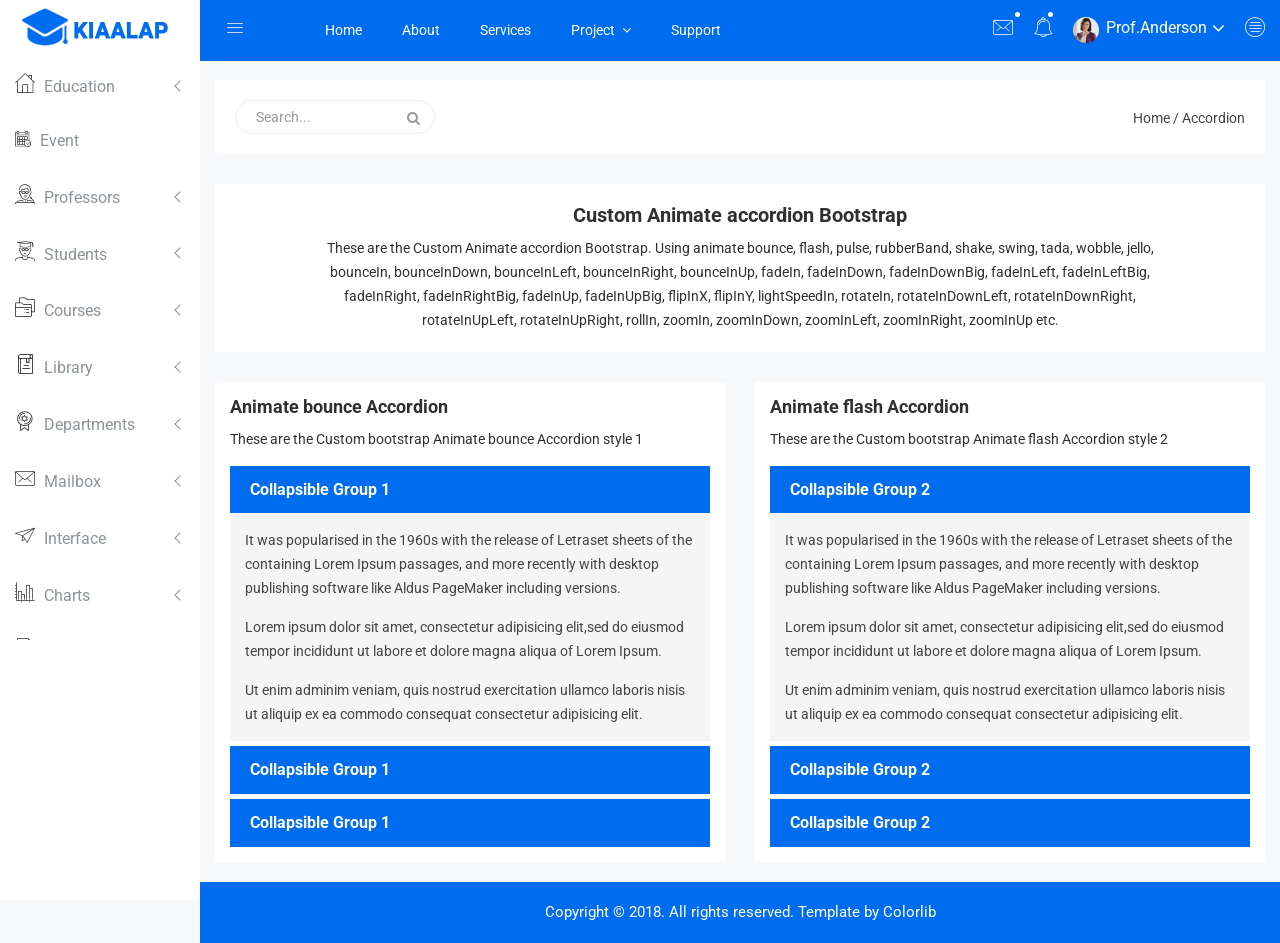
<file: site/painel/accordion.html>
<!doctype html>
<html class="no-js" lang="en">

<head>
    <meta charset="utf-8">
    <meta http-equiv="x-ua-compatible" content="ie=edge">
    <title>Accordion | Kiaalap - Kiaalap Admin Template</title>
    <meta name="description" content="">
    <meta name="viewport" content="width=device-width, initial-scale=1">
    <!-- favicon
		============================================ -->
    <link rel="shortcut icon" type="image/x-icon" href="img/favicon.ico">
    <!-- Google Fonts
		============================================ -->
    <link href="https://fonts.googleapis.com/css?family=Roboto:100,300,400,700,900" rel="stylesheet">
    <!-- Bootstrap CSS
		============================================ -->
    <link rel="stylesheet" href="css/bootstrap.min.css">
    <!-- Bootstrap CSS
		============================================ -->
    <link rel="stylesheet" href="css/font-awesome.min.css">
    <!-- owl.carousel CSS
		============================================ -->
    <link rel="stylesheet" href="css/owl.carousel.css">
    <link rel="stylesheet" href="css/owl.theme.css">
    <link rel="stylesheet" href="css/owl.transitions.css">
    <!-- animate CSS
		============================================ -->
    <link rel="stylesheet" href="css/animate.css">
    <!-- normalize CSS
		============================================ -->
    <link rel="stylesheet" href="css/normalize.css">
    <!-- meanmenu icon CSS
		============================================ -->
    <link rel="stylesheet" href="css/meanmenu.min.css">
    <!-- main CSS
		============================================ -->
    <link rel="stylesheet" href="css/main.css">
    <!-- educate icon CSS
		============================================ -->
    <link rel="stylesheet" href="css/educate-custon-icon.css">
    <!-- morrisjs CSS
		============================================ -->
    <link rel="stylesheet" href="css/morrisjs/morris.css">
    <!-- mCustomScrollbar CSS
		============================================ -->
    <link rel="stylesheet" href="css/scrollbar/jquery.mCustomScrollbar.min.css">
    <!-- metisMenu CSS
		============================================ -->
    <link rel="stylesheet" href="css/metisMenu/metisMenu.min.css">
    <link rel="stylesheet" href="css/metisMenu/metisMenu-vertical.css">
    <!-- calendar CSS
		============================================ -->
    <link rel="stylesheet" href="css/calendar/fullcalendar.min.css">
    <link rel="stylesheet" href="css/calendar/fullcalendar.print.min.css">
    <!-- accordions CSS
         ============================================ -->
    <link rel="stylesheet" href="css/accordions.css">
    <!-- style CSS
		============================================ -->
    <link rel="stylesheet" href="style.css">
    <!-- responsive CSS
		============================================ -->
    <link rel="stylesheet" href="css/responsive.css">
    <!-- modernizr JS
		============================================ -->
    <script src="js/vendor/modernizr-2.8.3.min.js"></script>
</head>

<body>
    <!--[if lt IE 8]>
		<p class="browserupgrade">You are using an <strong>outdated</strong> browser. Please <a href="http://browsehappy.com/">upgrade your browser</a> to improve your experience.</p>
	<![endif]-->
    <!-- Start Left menu area -->
    <div class="left-sidebar-pro">
        <nav id="sidebar" class="">
            <div class="sidebar-header">
                <a href="index.html"><img class="main-logo" src="img/logo/logo.png" alt="" /></a>
                <strong><a href="index.html"><img src="img/logo/logosn.png" alt="" /></a></strong>
            </div>
            <div class="left-custom-menu-adp-wrap comment-scrollbar">
                <nav class="sidebar-nav left-sidebar-menu-pro">
                    <ul class="metismenu" id="menu1">
                        <li>
                            <a class="has-arrow" href="index.html">
								   <span class="educate-icon educate-home icon-wrap"></span>
								   <span class="mini-click-non">Education</span>
								</a>
                            <ul class="submenu-angle" aria-expanded="true">
                                <li><a title="Dashboard v.1" href="index.html"><span class="mini-sub-pro">Dashboard v.1</span></a></li>
                                <li><a title="Dashboard v.2" href="index-1.html"><span class="mini-sub-pro">Dashboard v.2</span></a></li>
                                <li><a title="Dashboard v.3" href="index-2.html"><span class="mini-sub-pro">Dashboard v.3</span></a></li>
                                <li><a title="Analytics" href="analytics.html"><span class="mini-sub-pro">Analytics</span></a></li>
                                <li><a title="Widgets" href="widgets.html"><span class="mini-sub-pro">Widgets</span></a></li>
                            </ul>
                        </li>
                        <li>
                            <a title="Landing Page" href="events.html" aria-expanded="false"><span class="educate-icon educate-event icon-wrap sub-icon-mg" aria-hidden="true"></span> <span class="mini-click-non">Event</span></a>
                        </li>
                        <li>
                            <a class="has-arrow" href="all-professors.html" aria-expanded="false"><span class="educate-icon educate-professor icon-wrap"></span> <span class="mini-click-non">Professors</span></a>
                            <ul class="submenu-angle" aria-expanded="false">
                                <li><a title="All Professors" href="all-professors.html"><span class="mini-sub-pro">All Professors</span></a></li>
                                <li><a title="Add Professor" href="add-professor.html"><span class="mini-sub-pro">Add Professor</span></a></li>
                                <li><a title="Edit Professor" href="edit-professor.html"><span class="mini-sub-pro">Edit Professor</span></a></li>
                                <li><a title="Professor Profile" href="professor-profile.html"><span class="mini-sub-pro">Professor Profile</span></a></li>
                            </ul>
                        </li>
                        <li>
                            <a class="has-arrow" href="all-students.html" aria-expanded="false"><span class="educate-icon educate-student icon-wrap"></span> <span class="mini-click-non">Students</span></a>
                            <ul class="submenu-angle" aria-expanded="false">
                                <li><a title="All Students" href="all-students.html"><span class="mini-sub-pro">All Students</span></a></li>
                                <li><a title="Add Students" href="add-student.html"><span class="mini-sub-pro">Add Student</span></a></li>
                                <li><a title="Edit Students" href="edit-student.html"><span class="mini-sub-pro">Edit Student</span></a></li>
                                <li><a title="Students Profile" href="student-profile.html"><span class="mini-sub-pro">Student Profile</span></a></li>
                            </ul>
                        </li>
                        <li>
                            <a class="has-arrow" href="all-courses.html" aria-expanded="false"><span class="educate-icon educate-course icon-wrap"></span> <span class="mini-click-non">Courses</span></a>
                            <ul class="submenu-angle" aria-expanded="false">
                                <li><a title="All Courses" href="all-courses.html"><span class="mini-sub-pro">All Courses</span></a></li>
                                <li><a title="Add Courses" href="add-course.html"><span class="mini-sub-pro">Add Course</span></a></li>
                                <li><a title="Edit Courses" href="edit-course.html"><span class="mini-sub-pro">Edit Course</span></a></li>
                                <li><a title="Courses Profile" href="course-info.html"><span class="mini-sub-pro">Courses Info</span></a></li>
                                <li><a title="course Payment" href="course-payment.html"><span class="mini-sub-pro">Courses Payment</span></a></li>
                            </ul>
                        </li>
                        <li>
                            <a class="has-arrow" href="all-courses.html" aria-expanded="false"><span class="educate-icon educate-library icon-wrap"></span> <span class="mini-click-non">Library</span></a>
                            <ul class="submenu-angle" aria-expanded="false">
                                <li><a title="All Library" href="library-assets.html"><span class="mini-sub-pro">Library Assets</span></a></li>
                                <li><a title="Add Library" href="add-library-assets.html"><span class="mini-sub-pro">Add Library Asset</span></a></li>
                                <li><a title="Edit Library" href="edit-library-assets.html"><span class="mini-sub-pro">Edit Library Asset</span></a></li>
                            </ul>
                        </li>
                        <li>
                            <a class="has-arrow" href="all-courses.html" aria-expanded="false"><span class="educate-icon educate-department icon-wrap"></span> <span class="mini-click-non">Departments</span></a>
                            <ul class="submenu-angle" aria-expanded="false">
                                <li><a title="Departments List" href="departments.html"><span class="mini-sub-pro">Departments List</span></a></li>
                                <li><a title="Add Departments" href="add-department.html"><span class="mini-sub-pro">Add Departments</span></a></li>
                                <li><a title="Edit Departments" href="edit-department.html"><span class="mini-sub-pro">Edit Departments</span></a></li>
                            </ul>
                        </li>
                        <li>
                            <a class="has-arrow" href="mailbox.html" aria-expanded="false"><span class="educate-icon educate-message icon-wrap"></span> <span class="mini-click-non">Mailbox</span></a>
                            <ul class="submenu-angle" aria-expanded="false">
                                <li><a title="Inbox" href="mailbox.html"><span class="mini-sub-pro">Inbox</span></a></li>
                                <li><a title="View Mail" href="mailbox-view.html"><span class="mini-sub-pro">View Mail</span></a></li>
                                <li><a title="Compose Mail" href="mailbox-compose.html"><span class="mini-sub-pro">Compose Mail</span></a></li>
                            </ul>
                        </li>
                        <li>
                            <a class="has-arrow" href="mailbox.html" aria-expanded="false"><span class="educate-icon educate-interface icon-wrap"></span> <span class="mini-click-non">Interface</span></a>
                            <ul class="submenu-angle interface-mini-nb-dp" aria-expanded="false">
                                <li><a title="Google Map" href="google-map.html"><span class="mini-sub-pro">Google Map</span></a></li>
                                <li><a title="Data Maps" href="data-maps.html"><span class="mini-sub-pro">Data Maps</span></a></li>
                                <li><a title="Pdf Viewer" href="pdf-viewer.html"><span class="mini-sub-pro">Pdf Viewer</span></a></li>
                                <li><a title="X-Editable" href="x-editable.html"><span class="mini-sub-pro">X-Editable</span></a></li>
                                <li><a title="Code Editor" href="code-editor.html"><span class="mini-sub-pro">Code Editor</span></a></li>
                                <li><a title="Tree View" href="tree-view.html"><span class="mini-sub-pro">Tree View</span></a></li>
                                <li><a title="Preloader" href="preloader.html"><span class="mini-sub-pro">Preloader</span></a></li>
                                <li><a title="Images Cropper" href="images-cropper.html"><span class="mini-sub-pro">Images Cropper</span></a></li>
                            </ul>
                        </li>
                        <li>
                            <a class="has-arrow" href="mailbox.html" aria-expanded="false"><span class="educate-icon educate-charts icon-wrap"></span> <span class="mini-click-non">Charts</span></a>
                            <ul class="submenu-angle chart-mini-nb-dp" aria-expanded="false">
                                <li><a title="Bar Charts" href="bar-charts.html"><span class="mini-sub-pro">Bar Charts</span></a></li>
                                <li><a title="Line Charts" href="line-charts.html"><span class="mini-sub-pro">Line Charts</span></a></li>
                                <li><a title="Area Charts" href="area-charts.html"><span class="mini-sub-pro">Area Charts</span></a></li>
                                <li><a title="Rounded Charts" href="rounded-chart.html"><span class="mini-sub-pro">Rounded Charts</span></a></li>
                                <li><a title="C3 Charts" href="c3.html"><span class="mini-sub-pro">C3 Charts</span></a></li>
                                <li><a title="Sparkline Charts" href="sparkline.html"><span class="mini-sub-pro">Sparkline Charts</span></a></li>
                                <li><a title="Peity Charts" href="peity.html"><span class="mini-sub-pro">Peity Charts</span></a></li>
                            </ul>
                        </li>
                        <li>
                            <a class="has-arrow" href="mailbox.html" aria-expanded="false"><span class="educate-icon educate-data-table icon-wrap"></span> <span class="mini-click-non">Data Tables</span></a>
                            <ul class="submenu-angle" aria-expanded="false">
                                <li><a title="Peity Charts" href="static-table.html"><span class="mini-sub-pro">Static Table</span></a></li>
                                <li><a title="Data Table" href="data-table.html"><span class="mini-sub-pro">Data Table</span></a></li>
                            </ul>
                        </li>
                        <li>
                            <a class="has-arrow" href="mailbox.html" aria-expanded="false"><span class="educate-icon educate-form icon-wrap"></span> <span class="mini-click-non">Forms Elements</span></a>
                            <ul class="submenu-angle form-mini-nb-dp" aria-expanded="false">
                                <li><a title="Basic Form Elements" href="basic-form-element.html"><span class="mini-sub-pro">Bc Form Elements</span></a></li>
                                <li><a title="Advance Form Elements" href="advance-form-element.html"><span class="mini-sub-pro">Ad Form Elements</span></a></li>
                                <li><a title="Password Meter" href="password-meter.html"><span class="mini-sub-pro">Password Meter</span></a></li>
                                <li><a title="Multi Upload" href="multi-upload.html"><span class="mini-sub-pro">Multi Upload</span></a></li>
                                <li><a title="Text Editor" href="tinymc.html"><span class="mini-sub-pro">Text Editor</span></a></li>
                                <li><a title="Dual List Box" href="dual-list-box.html"><span class="mini-sub-pro">Dual List Box</span></a></li>
                            </ul>
                        </li>
                        <li class="active">
                            <a class="has-arrow" href="mailbox.html" aria-expanded="false"><span class="educate-icon educate-apps icon-wrap"></span> <span class="mini-click-non">App views</span></a>
                            <ul class="submenu-angle app-mini-nb-dp" aria-expanded="false">
                                <li><a title="Notifications" href="notifications.html"><span class="mini-sub-pro">Notifications</span></a></li>
                                <li><a title="Alerts" href="alerts.html"><span class="mini-sub-pro">Alerts</span></a></li>
                                <li><a title="Modals" href="modals.html"><span class="mini-sub-pro">Modals</span></a></li>
                                <li><a title="Buttons" href="buttons.html"><span class="mini-sub-pro">Buttons</span></a></li>
                                <li><a title="Tabs" href="tabs.html"><span class="mini-sub-pro">Tabs</span></a></li>
                                <li><a title="Accordion" href="accordion.html"><span class="mini-sub-pro">Accordion</span></a></li>
                            </ul>
                        </li>
                        <li id="removable">
                            <a class="has-arrow" href="#" aria-expanded="false"><span class="educate-icon educate-pages icon-wrap"></span> <span class="mini-click-non">Pages</span></a>
                            <ul class="submenu-angle page-mini-nb-dp" aria-expanded="false">
                                <li><a title="Login" href="login.html"><span class="mini-sub-pro">Login</span></a></li>
                                <li><a title="Register" href="register.html"><span class="mini-sub-pro">Register</span></a></li>
                                <li><a title="Lock" href="lock.html"><span class="mini-sub-pro">Lock</span></a></li>
                                <li><a title="Password Recovery" href="password-recovery.html"><span class="mini-sub-pro">Password Recovery</span></a></li>
                                <li><a title="404 Page" href="404.html"><span class="mini-sub-pro">404 Page</span></a></li>
                                <li><a title="500 Page" href="500.html"><span class="mini-sub-pro">500 Page</span></a></li>
                            </ul>
                        </li>
                    </ul>
                </nav>
            </div>
        </nav>
    </div>
    <!-- End Left menu area -->
    <!-- Start Welcome area -->
    <div class="all-content-wrapper">
        <div class="container-fluid">
            <div class="row">
                <div class="col-lg-12 col-md-12 col-sm-12 col-xs-12">
                    <div class="logo-pro">
                        <a href="index.html"><img class="main-logo" src="img/logo/logo.png" alt="" /></a>
                    </div>
                </div>
            </div>
        </div>
        <div class="header-advance-area">
            <div class="header-top-area">
                <div class="container-fluid">
                    <div class="row">
                        <div class="col-lg-12 col-md-12 col-sm-12 col-xs-12">
                            <div class="header-top-wraper">
                                <div class="row">
                                    <div class="col-lg-1 col-md-0 col-sm-1 col-xs-12">
                                        <div class="menu-switcher-pro">
                                            <button type="button" id="sidebarCollapse" class="btn bar-button-pro header-drl-controller-btn btn-info navbar-btn">
													<i class="educate-icon educate-nav"></i>
												</button>
                                        </div>
                                    </div>
                                    <div class="col-lg-6 col-md-7 col-sm-6 col-xs-12">
                                        <div class="header-top-menu tabl-d-n">
                                            <ul class="nav navbar-nav mai-top-nav">
                                                <li class="nav-item"><a href="#" class="nav-link">Home</a>
                                                </li>
                                                <li class="nav-item"><a href="#" class="nav-link">About</a>
                                                </li>
                                                <li class="nav-item"><a href="#" class="nav-link">Services</a>
                                                </li>
                                                <li class="nav-item dropdown res-dis-nn">
                                                    <a href="#" data-toggle="dropdown" role="button" aria-expanded="false" class="nav-link dropdown-toggle">Project <span class="angle-down-topmenu"><i class="fa fa-angle-down"></i></span></a>
                                                    <div role="menu" class="dropdown-menu animated zoomIn">
                                                        <a href="#" class="dropdown-item">Documentation</a>
                                                        <a href="#" class="dropdown-item">Expert Backend</a>
                                                        <a href="#" class="dropdown-item">Expert FrontEnd</a>
                                                        <a href="#" class="dropdown-item">Contact Support</a>
                                                    </div>
                                                </li>
                                                <li class="nav-item"><a href="#" class="nav-link">Support</a>
                                                </li>
                                            </ul>
                                        </div>
                                    </div>
                                    <div class="col-lg-5 col-md-5 col-sm-12 col-xs-12">
                                        <div class="header-right-info">
                                            <ul class="nav navbar-nav mai-top-nav header-right-menu">
                                                <li class="nav-item dropdown">
                                                    <a href="#" data-toggle="dropdown" role="button" aria-expanded="false" class="nav-link dropdown-toggle"><i class="educate-icon educate-message edu-chat-pro" aria-hidden="true"></i><span class="indicator-ms"></span></a>
                                                    <div role="menu" class="author-message-top dropdown-menu animated zoomIn">
                                                        <div class="message-single-top">
                                                            <h1>Message</h1>
                                                        </div>
                                                        <ul class="message-menu">
                                                            <li>
                                                                <a href="#">
                                                                    <div class="message-img">
                                                                        <img src="img/contact/1.jpg" alt="">
                                                                    </div>
                                                                    <div class="message-content">
                                                                        <span class="message-date">16 Sept</span>
                                                                        <h2>Advanda Cro</h2>
                                                                        <p>Please done this project as soon possible.</p>
                                                                    </div>
                                                                </a>
                                                            </li>
                                                            <li>
                                                                <a href="#">
                                                                    <div class="message-img">
                                                                        <img src="img/contact/4.jpg" alt="">
                                                                    </div>
                                                                    <div class="message-content">
                                                                        <span class="message-date">16 Sept</span>
                                                                        <h2>Sulaiman din</h2>
                                                                        <p>Please done this project as soon possible.</p>
                                                                    </div>
                                                                </a>
                                                            </li>
                                                            <li>
                                                                <a href="#">
                                                                    <div class="message-img">
                                                                        <img src="img/contact/3.jpg" alt="">
                                                                    </div>
                                                                    <div class="message-content">
                                                                        <span class="message-date">16 Sept</span>
                                                                        <h2>Victor Jara</h2>
                                                                        <p>Please done this project as soon possible.</p>
                                                                    </div>
                                                                </a>
                                                            </li>
                                                            <li>
                                                                <a href="#">
                                                                    <div class="message-img">
                                                                        <img src="img/contact/2.jpg" alt="">
                                                                    </div>
                                                                    <div class="message-content">
                                                                        <span class="message-date">16 Sept</span>
                                                                        <h2>Victor Jara</h2>
                                                                        <p>Please done this project as soon possible.</p>
                                                                    </div>
                                                                </a>
                                                            </li>
                                                        </ul>
                                                        <div class="message-view">
                                                            <a href="#">View All Messages</a>
                                                        </div>
                                                    </div>
                                                </li>
                                                <li class="nav-item"><a href="#" data-toggle="dropdown" role="button" aria-expanded="false" class="nav-link dropdown-toggle"><i class="educate-icon educate-bell" aria-hidden="true"></i><span class="indicator-nt"></span></a>
                                                    <div role="menu" class="notification-author dropdown-menu animated zoomIn">
                                                        <div class="notification-single-top">
                                                            <h1>Notifications</h1>
                                                        </div>
                                                        <ul class="notification-menu">
                                                            <li>
                                                                <a href="#">
                                                                    <div class="notification-icon">
                                                                        <i class="educate-icon educate-checked edu-checked-pro admin-check-pro" aria-hidden="true"></i>
                                                                    </div>
                                                                    <div class="notification-content">
                                                                        <span class="notification-date">16 Sept</span>
                                                                        <h2>Advanda Cro</h2>
                                                                        <p>Please done this project as soon possible.</p>
                                                                    </div>
                                                                </a>
                                                            </li>
                                                            <li>
                                                                <a href="#">
                                                                    <div class="notification-icon">
                                                                        <i class="fa fa-cloud edu-cloud-computing-down" aria-hidden="true"></i>
                                                                    </div>
                                                                    <div class="notification-content">
                                                                        <span class="notification-date">16 Sept</span>
                                                                        <h2>Sulaiman din</h2>
                                                                        <p>Please done this project as soon possible.</p>
                                                                    </div>
                                                                </a>
                                                            </li>
                                                            <li>
                                                                <a href="#">
                                                                    <div class="notification-icon">
                                                                        <i class="fa fa-eraser edu-shield" aria-hidden="true"></i>
                                                                    </div>
                                                                    <div class="notification-content">
                                                                        <span class="notification-date">16 Sept</span>
                                                                        <h2>Victor Jara</h2>
                                                                        <p>Please done this project as soon possible.</p>
                                                                    </div>
                                                                </a>
                                                            </li>
                                                            <li>
                                                                <a href="#">
                                                                    <div class="notification-icon">
                                                                        <i class="fa fa-line-chart edu-analytics-arrow" aria-hidden="true"></i>
                                                                    </div>
                                                                    <div class="notification-content">
                                                                        <span class="notification-date">16 Sept</span>
                                                                        <h2>Victor Jara</h2>
                                                                        <p>Please done this project as soon possible.</p>
                                                                    </div>
                                                                </a>
                                                            </li>
                                                        </ul>
                                                        <div class="notification-view">
                                                            <a href="#">View All Notification</a>
                                                        </div>
                                                    </div>
                                                </li>
                                                <li class="nav-item">
                                                    <a href="#" data-toggle="dropdown" role="button" aria-expanded="false" class="nav-link dropdown-toggle">
															<img src="img/product/pro4.jpg" alt="" />
															<span class="admin-name">Prof.Anderson</span>
															<i class="fa fa-angle-down edu-icon edu-down-arrow"></i>
														</a>
                                                    <ul role="menu" class="dropdown-header-top author-log dropdown-menu animated zoomIn">
                                                        <li><a href="#"><span class="edu-icon edu-home-admin author-log-ic"></span>My Account</a>
                                                        </li>
                                                        <li><a href="#"><span class="edu-icon edu-user-rounded author-log-ic"></span>My Profile</a>
                                                        </li>
                                                        <li><a href="#"><span class="edu-icon edu-money author-log-ic"></span>User Billing</a>
                                                        </li>
                                                        <li><a href="#"><span class="edu-icon edu-settings author-log-ic"></span>Settings</a>
                                                        </li>
                                                        <li><a href="#"><span class="edu-icon edu-locked author-log-ic"></span>Log Out</a>
                                                        </li>
                                                    </ul>
                                                </li>
                                                <li class="nav-item nav-setting-open"><a href="#" data-toggle="dropdown" role="button" aria-expanded="false" class="nav-link dropdown-toggle"><i class="educate-icon educate-menu"></i></a>

                                                    <div role="menu" class="admintab-wrap menu-setting-wrap menu-setting-wrap-bg dropdown-menu animated zoomIn">
                                                        <ul class="nav nav-tabs custon-set-tab">
                                                            <li class="active"><a data-toggle="tab" href="#Notes">Notes</a>
                                                            </li>
                                                            <li><a data-toggle="tab" href="#Projects">Projects</a>
                                                            </li>
                                                            <li><a data-toggle="tab" href="#Settings">Settings</a>
                                                            </li>
                                                        </ul>

                                                        <div class="tab-content custom-bdr-nt">
                                                            <div id="Notes" class="tab-pane fade in active">
                                                                <div class="notes-area-wrap">
                                                                    <div class="note-heading-indicate">
                                                                        <h2><i class="fa fa-comments-o"></i> Latest Notes</h2>
                                                                        <p>You have 10 new message.</p>
                                                                    </div>
                                                                    <div class="notes-list-area notes-menu-scrollbar">
                                                                        <ul class="notes-menu-list">
                                                                            <li>
                                                                                <a href="#">
                                                                                    <div class="notes-list-flow">
                                                                                        <div class="notes-img">
                                                                                            <img src="img/contact/4.jpg" alt="" />
                                                                                        </div>
                                                                                        <div class="notes-content">
                                                                                            <p> The point of using Lorem Ipsum is that it has a more-or-less normal.</p>
                                                                                            <span>Yesterday 2:45 pm</span>
                                                                                        </div>
                                                                                    </div>
                                                                                </a>
                                                                            </li>
                                                                            <li>
                                                                                <a href="#">
                                                                                    <div class="notes-list-flow">
                                                                                        <div class="notes-img">
                                                                                            <img src="img/contact/1.jpg" alt="" />
                                                                                        </div>
                                                                                        <div class="notes-content">
                                                                                            <p> The point of using Lorem Ipsum is that it has a more-or-less normal.</p>
                                                                                            <span>Yesterday 2:45 pm</span>
                                                                                        </div>
                                                                                    </div>
                                                                                </a>
                                                                            </li>
                                                                            <li>
                                                                                <a href="#">
                                                                                    <div class="notes-list-flow">
                                                                                        <div class="notes-img">
                                                                                            <img src="img/contact/2.jpg" alt="" />
                                                                                        </div>
                                                                                        <div class="notes-content">
                                                                                            <p> The point of using Lorem Ipsum is that it has a more-or-less normal.</p>
                                                                                            <span>Yesterday 2:45 pm</span>
                                                                                        </div>
                                                                                    </div>
                                                                                </a>
                                                                            </li>
                                                                            <li>
                                                                                <a href="#">
                                                                                    <div class="notes-list-flow">
                                                                                        <div class="notes-img">
                                                                                            <img src="img/contact/3.jpg" alt="" />
                                                                                        </div>
                                                                                        <div class="notes-content">
                                                                                            <p> The point of using Lorem Ipsum is that it has a more-or-less normal.</p>
                                                                                            <span>Yesterday 2:45 pm</span>
                                                                                        </div>
                                                                                    </div>
                                                                                </a>
                                                                            </li>
                                                                            <li>
                                                                                <a href="#">
                                                                                    <div class="notes-list-flow">
                                                                                        <div class="notes-img">
                                                                                            <img src="img/contact/4.jpg" alt="" />
                                                                                        </div>
                                                                                        <div class="notes-content">
                                                                                            <p> The point of using Lorem Ipsum is that it has a more-or-less normal.</p>
                                                                                            <span>Yesterday 2:45 pm</span>
                                                                                        </div>
                                                                                    </div>
                                                                                </a>
                                                                            </li>
                                                                            <li>
                                                                                <a href="#">
                                                                                    <div class="notes-list-flow">
                                                                                        <div class="notes-img">
                                                                                            <img src="img/contact/1.jpg" alt="" />
                                                                                        </div>
                                                                                        <div class="notes-content">
                                                                                            <p> The point of using Lorem Ipsum is that it has a more-or-less normal.</p>
                                                                                            <span>Yesterday 2:45 pm</span>
                                                                                        </div>
                                                                                    </div>
                                                                                </a>
                                                                            </li>
                                                                            <li>
                                                                                <a href="#">
                                                                                    <div class="notes-list-flow">
                                                                                        <div class="notes-img">
                                                                                            <img src="img/contact/2.jpg" alt="" />
                                                                                        </div>
                                                                                        <div class="notes-content">
                                                                                            <p> The point of using Lorem Ipsum is that it has a more-or-less normal.</p>
                                                                                            <span>Yesterday 2:45 pm</span>
                                                                                        </div>
                                                                                    </div>
                                                                                </a>
                                                                            </li>
                                                                            <li>
                                                                                <a href="#">
                                                                                    <div class="notes-list-flow">
                                                                                        <div class="notes-img">
                                                                                            <img src="img/contact/1.jpg" alt="" />
                                                                                        </div>
                                                                                        <div class="notes-content">
                                                                                            <p> The point of using Lorem Ipsum is that it has a more-or-less normal.</p>
                                                                                            <span>Yesterday 2:45 pm</span>
                                                                                        </div>
                                                                                    </div>
                                                                                </a>
                                                                            </li>
                                                                            <li>
                                                                                <a href="#">
                                                                                    <div class="notes-list-flow">
                                                                                        <div class="notes-img">
                                                                                            <img src="img/contact/2.jpg" alt="" />
                                                                                        </div>
                                                                                        <div class="notes-content">
                                                                                            <p> The point of using Lorem Ipsum is that it has a more-or-less normal.</p>
                                                                                            <span>Yesterday 2:45 pm</span>
                                                                                        </div>
                                                                                    </div>
                                                                                </a>
                                                                            </li>
                                                                            <li>
                                                                                <a href="#">
                                                                                    <div class="notes-list-flow">
                                                                                        <div class="notes-img">
                                                                                            <img src="img/contact/3.jpg" alt="" />
                                                                                        </div>
                                                                                        <div class="notes-content">
                                                                                            <p> The point of using Lorem Ipsum is that it has a more-or-less normal.</p>
                                                                                            <span>Yesterday 2:45 pm</span>
                                                                                        </div>
                                                                                    </div>
                                                                                </a>
                                                                            </li>
                                                                        </ul>
                                                                    </div>
                                                                </div>
                                                            </div>
                                                            <div id="Projects" class="tab-pane fade">
                                                                <div class="projects-settings-wrap">
                                                                    <div class="note-heading-indicate">
                                                                        <h2><i class="fa fa-cube"></i> Latest projects</h2>
                                                                        <p> You have 20 projects. 5 not completed.</p>
                                                                    </div>
                                                                    <div class="project-st-list-area project-st-menu-scrollbar">
                                                                        <ul class="projects-st-menu-list">
                                                                            <li>
                                                                                <a href="#">
                                                                                    <div class="project-list-flow">
                                                                                        <div class="projects-st-heading">
                                                                                            <h2>Web Development</h2>
                                                                                            <p> The point of using Lorem Ipsum is that it has a more or less normal.</p>
                                                                                            <span class="project-st-time">1 hours ago</span>
                                                                                        </div>
                                                                                        <div class="projects-st-content">
                                                                                            <p>Completion with: 28%</p>
                                                                                            <div class="progress progress-mini">
                                                                                                <div style="width: 28%;" class="progress-bar progress-bar-danger hd-tp-1"></div>
                                                                                            </div>
                                                                                            <p>Project end: 4:00 pm - 12.06.2014</p>
                                                                                        </div>
                                                                                    </div>
                                                                                </a>
                                                                            </li>
                                                                            <li>
                                                                                <a href="#">
                                                                                    <div class="project-list-flow">
                                                                                        <div class="projects-st-heading">
                                                                                            <h2>Software Development</h2>
                                                                                            <p> The point of using Lorem Ipsum is that it has a more or less normal.</p>
                                                                                            <span class="project-st-time">2 hours ago</span>
                                                                                        </div>
                                                                                        <div class="projects-st-content project-rating-cl">
                                                                                            <p>Completion with: 68%</p>
                                                                                            <div class="progress progress-mini">
                                                                                                <div style="width: 68%;" class="progress-bar hd-tp-2"></div>
                                                                                            </div>
                                                                                            <p>Project end: 4:00 pm - 12.06.2014</p>
                                                                                        </div>
                                                                                    </div>
                                                                                </a>
                                                                            </li>
                                                                            <li>
                                                                                <a href="#">
                                                                                    <div class="project-list-flow">
                                                                                        <div class="projects-st-heading">
                                                                                            <h2>Graphic Design</h2>
                                                                                            <p> The point of using Lorem Ipsum is that it has a more or less normal.</p>
                                                                                            <span class="project-st-time">3 hours ago</span>
                                                                                        </div>
                                                                                        <div class="projects-st-content">
                                                                                            <p>Completion with: 78%</p>
                                                                                            <div class="progress progress-mini">
                                                                                                <div style="width: 78%;" class="progress-bar hd-tp-3"></div>
                                                                                            </div>
                                                                                            <p>Project end: 4:00 pm - 12.06.2014</p>
                                                                                        </div>
                                                                                    </div>
                                                                                </a>
                                                                            </li>
                                                                            <li>
                                                                                <a href="#">
                                                                                    <div class="project-list-flow">
                                                                                        <div class="projects-st-heading">
                                                                                            <h2>Web Design</h2>
                                                                                            <p> The point of using Lorem Ipsum is that it has a more or less normal.</p>
                                                                                            <span class="project-st-time">4 hours ago</span>
                                                                                        </div>
                                                                                        <div class="projects-st-content project-rating-cl2">
                                                                                            <p>Completion with: 38%</p>
                                                                                            <div class="progress progress-mini">
                                                                                                <div style="width: 38%;" class="progress-bar progress-bar-danger hd-tp-4"></div>
                                                                                            </div>
                                                                                            <p>Project end: 4:00 pm - 12.06.2014</p>
                                                                                        </div>
                                                                                    </div>
                                                                                </a>
                                                                            </li>
                                                                            <li>
                                                                                <a href="#">
                                                                                    <div class="project-list-flow">
                                                                                        <div class="projects-st-heading">
                                                                                            <h2>Business Card</h2>
                                                                                            <p> The point of using Lorem Ipsum is that it has a more or less normal.</p>
                                                                                            <span class="project-st-time">5 hours ago</span>
                                                                                        </div>
                                                                                        <div class="projects-st-content">
                                                                                            <p>Completion with: 28%</p>
                                                                                            <div class="progress progress-mini">
                                                                                                <div style="width: 28%;" class="progress-bar progress-bar-danger hd-tp-5"></div>
                                                                                            </div>
                                                                                            <p>Project end: 4:00 pm - 12.06.2014</p>
                                                                                        </div>
                                                                                    </div>
                                                                                </a>
                                                                            </li>
                                                                            <li>
                                                                                <a href="#">
                                                                                    <div class="project-list-flow">
                                                                                        <div class="projects-st-heading">
                                                                                            <h2>Ecommerce Business</h2>
                                                                                            <p> The point of using Lorem Ipsum is that it has a more or less normal.</p>
                                                                                            <span class="project-st-time">6 hours ago</span>
                                                                                        </div>
                                                                                        <div class="projects-st-content project-rating-cl">
                                                                                            <p>Completion with: 68%</p>
                                                                                            <div class="progress progress-mini">
                                                                                                <div style="width: 68%;" class="progress-bar hd-tp-6"></div>
                                                                                            </div>
                                                                                            <p>Project end: 4:00 pm - 12.06.2014</p>
                                                                                        </div>
                                                                                    </div>
                                                                                </a>
                                                                            </li>
                                                                            <li>
                                                                                <a href="#">
                                                                                    <div class="project-list-flow">
                                                                                        <div class="projects-st-heading">
                                                                                            <h2>Woocommerce Plugin</h2>
                                                                                            <p> The point of using Lorem Ipsum is that it has a more or less normal.</p>
                                                                                            <span class="project-st-time">7 hours ago</span>
                                                                                        </div>
                                                                                        <div class="projects-st-content">
                                                                                            <p>Completion with: 78%</p>
                                                                                            <div class="progress progress-mini">
                                                                                                <div style="width: 78%;" class="progress-bar"></div>
                                                                                            </div>
                                                                                            <p>Project end: 4:00 pm - 12.06.2014</p>
                                                                                        </div>
                                                                                    </div>
                                                                                </a>
                                                                            </li>
                                                                            <li>
                                                                                <a href="#">
                                                                                    <div class="project-list-flow">
                                                                                        <div class="projects-st-heading">
                                                                                            <h2>Wordpress Theme</h2>
                                                                                            <p> The point of using Lorem Ipsum is that it has a more or less normal.</p>
                                                                                            <span class="project-st-time">9 hours ago</span>
                                                                                        </div>
                                                                                        <div class="projects-st-content project-rating-cl2">
                                                                                            <p>Completion with: 38%</p>
                                                                                            <div class="progress progress-mini">
                                                                                                <div style="width: 38%;" class="progress-bar progress-bar-danger"></div>
                                                                                            </div>
                                                                                            <p>Project end: 4:00 pm - 12.06.2014</p>
                                                                                        </div>
                                                                                    </div>
                                                                                </a>
                                                                            </li>
                                                                        </ul>
                                                                    </div>
                                                                </div>
                                                            </div>
                                                            <div id="Settings" class="tab-pane fade">
                                                                <div class="setting-panel-area">
                                                                    <div class="note-heading-indicate">
                                                                        <h2><i class="fa fa-gears"></i> Settings Panel</h2>
                                                                        <p> You have 20 Settings. 5 not completed.</p>
                                                                    </div>
                                                                    <ul class="setting-panel-list">
                                                                        <li>
                                                                            <div class="checkbox-setting-pro">
                                                                                <div class="checkbox-title-pro">
                                                                                    <h2>Show notifications</h2>
                                                                                    <div class="ts-custom-check">
                                                                                        <div class="onoffswitch">
                                                                                            <input type="checkbox" name="collapsemenu" class="onoffswitch-checkbox" id="example">
                                                                                            <label class="onoffswitch-label" for="example">
																									<span class="onoffswitch-inner"></span>
																									<span class="onoffswitch-switch"></span>
																								</label>
                                                                                        </div>
                                                                                    </div>
                                                                                </div>
                                                                            </div>
                                                                        </li>
                                                                        <li>
                                                                            <div class="checkbox-setting-pro">
                                                                                <div class="checkbox-title-pro">
                                                                                    <h2>Disable Chat</h2>
                                                                                    <div class="ts-custom-check">
                                                                                        <div class="onoffswitch">
                                                                                            <input type="checkbox" name="collapsemenu" class="onoffswitch-checkbox" id="example3">
                                                                                            <label class="onoffswitch-label" for="example3">
																									<span class="onoffswitch-inner"></span>
																									<span class="onoffswitch-switch"></span>
																								</label>
                                                                                        </div>
                                                                                    </div>
                                                                                </div>
                                                                            </div>
                                                                        </li>
                                                                        <li>
                                                                            <div class="checkbox-setting-pro">
                                                                                <div class="checkbox-title-pro">
                                                                                    <h2>Enable history</h2>
                                                                                    <div class="ts-custom-check">
                                                                                        <div class="onoffswitch">
                                                                                            <input type="checkbox" name="collapsemenu" class="onoffswitch-checkbox" id="example4">
                                                                                            <label class="onoffswitch-label" for="example4">
																									<span class="onoffswitch-inner"></span>
																									<span class="onoffswitch-switch"></span>
																								</label>
                                                                                        </div>
                                                                                    </div>
                                                                                </div>
                                                                            </div>
                                                                        </li>
                                                                        <li>
                                                                            <div class="checkbox-setting-pro">
                                                                                <div class="checkbox-title-pro">
                                                                                    <h2>Show charts</h2>
                                                                                    <div class="ts-custom-check">
                                                                                        <div class="onoffswitch">
                                                                                            <input type="checkbox" name="collapsemenu" class="onoffswitch-checkbox" id="example7">
                                                                                            <label class="onoffswitch-label" for="example7">
																									<span class="onoffswitch-inner"></span>
																									<span class="onoffswitch-switch"></span>
																								</label>
                                                                                        </div>
                                                                                    </div>
                                                                                </div>
                                                                            </div>
                                                                        </li>
                                                                        <li>
                                                                            <div class="checkbox-setting-pro">
                                                                                <div class="checkbox-title-pro">
                                                                                    <h2>Update everyday</h2>
                                                                                    <div class="ts-custom-check">
                                                                                        <div class="onoffswitch">
                                                                                            <input type="checkbox" name="collapsemenu" checked="" class="onoffswitch-checkbox" id="example2">
                                                                                            <label class="onoffswitch-label" for="example2">
																									<span class="onoffswitch-inner"></span>
																									<span class="onoffswitch-switch"></span>
																								</label>
                                                                                        </div>
                                                                                    </div>
                                                                                </div>
                                                                            </div>
                                                                        </li>
                                                                        <li>
                                                                            <div class="checkbox-setting-pro">
                                                                                <div class="checkbox-title-pro">
                                                                                    <h2>Global search</h2>
                                                                                    <div class="ts-custom-check">
                                                                                        <div class="onoffswitch">
                                                                                            <input type="checkbox" name="collapsemenu" checked="" class="onoffswitch-checkbox" id="example6">
                                                                                            <label class="onoffswitch-label" for="example6">
																									<span class="onoffswitch-inner"></span>
																									<span class="onoffswitch-switch"></span>
																								</label>
                                                                                        </div>
                                                                                    </div>
                                                                                </div>
                                                                            </div>
                                                                        </li>
                                                                        <li>
                                                                            <div class="checkbox-setting-pro">
                                                                                <div class="checkbox-title-pro">
                                                                                    <h2>Offline users</h2>
                                                                                    <div class="ts-custom-check">
                                                                                        <div class="onoffswitch">
                                                                                            <input type="checkbox" name="collapsemenu" checked="" class="onoffswitch-checkbox" id="example5">
                                                                                            <label class="onoffswitch-label" for="example5">
																									<span class="onoffswitch-inner"></span>
																									<span class="onoffswitch-switch"></span>
																								</label>
                                                                                        </div>
                                                                                    </div>
                                                                                </div>
                                                                            </div>
                                                                        </li>
                                                                    </ul>

                                                                </div>
                                                            </div>
                                                        </div>
                                                    </div>
                                                </li>
                                            </ul>
                                        </div>
                                    </div>
                                </div>
                            </div>
                        </div>
                    </div>
                </div>
            </div>
            <!-- Mobile Menu start -->
            <div class="mobile-menu-area">
                <div class="container">
                    <div class="row">
                        <div class="col-lg-12 col-md-12 col-sm-12 col-xs-12">
                            <div class="mobile-menu">
                                <nav id="dropdown">
                                    <ul class="mobile-menu-nav">
                                        <li><a data-toggle="collapse" data-target="#Charts" href="#">Home <span class="admin-project-icon edu-icon edu-down-arrow"></span></a>
                                            <ul class="collapse dropdown-header-top">
                                                <li><a href="index.html">Dashboard v.1</a></li>
                                                <li><a href="index-1.html">Dashboard v.2</a></li>
                                                <li><a href="index-3.html">Dashboard v.3</a></li>
                                                <li><a href="analytics.html">Analytics</a></li>
                                                <li><a href="widgets.html">Widgets</a></li>
                                            </ul>
                                        </li>
                                        <li><a href="events.html">Event</a></li>
                                        <li><a data-toggle="collapse" data-target="#demoevent" href="#">Professors <span class="admin-project-icon edu-icon edu-down-arrow"></span></a>
                                            <ul id="demoevent" class="collapse dropdown-header-top">
                                                <li><a href="all-professors.html">All Professors</a>
                                                </li>
                                                <li><a href="add-professor.html">Add Professor</a>
                                                </li>
                                                <li><a href="edit-professor.html">Edit Professor</a>
                                                </li>
                                                <li><a href="professor-profile.html">Professor Profile</a>
                                                </li>
                                            </ul>
                                        </li>
                                        <li><a data-toggle="collapse" data-target="#demopro" href="#">Students <span class="admin-project-icon edu-icon edu-down-arrow"></span></a>
                                            <ul id="demopro" class="collapse dropdown-header-top">
                                                <li><a href="all-students.html">All Students</a>
                                                </li>
                                                <li><a href="add-student.html">Add Student</a>
                                                </li>
                                                <li><a href="edit-student.html">Edit Student</a>
                                                </li>
                                                <li><a href="student-profile.html">Student Profile</a>
                                                </li>
                                            </ul>
                                        </li>
                                        <li><a data-toggle="collapse" data-target="#democrou" href="#">Courses <span class="admin-project-icon edu-icon edu-down-arrow"></span></a>
                                            <ul id="democrou" class="collapse dropdown-header-top">
                                                <li><a href="all-courses.html">All Courses</a>
                                                </li>
                                                <li><a href="add-course.html">Add Course</a>
                                                </li>
                                                <li><a href="edit-course.html">Edit Course</a>
                                                </li>
                                                <li><a href="course-profile.html">Courses Info</a>
                                                </li>
                                                <li><a href="course-payment.html">Courses Payment</a>
                                                </li>
                                            </ul>
                                        </li>
                                        <li><a data-toggle="collapse" data-target="#demolibra" href="#">Library <span class="admin-project-icon edu-icon edu-down-arrow"></span></a>
                                            <ul id="demolibra" class="collapse dropdown-header-top">
                                                <li><a href="library-assets.html">Library Assets</a>
                                                </li>
                                                <li><a href="add-library-assets.html">Add Library Asset</a>
                                                </li>
                                                <li><a href="edit-library-assets.html">Edit Library Asset</a>
                                                </li>
                                            </ul>
                                        </li>
                                        <li><a data-toggle="collapse" data-target="#demodepart" href="#">Departments <span class="admin-project-icon edu-icon edu-down-arrow"></span></a>
                                            <ul id="demodepart" class="collapse dropdown-header-top">
                                                <li><a href="departments.html">Departments List</a>
                                                </li>
                                                <li><a href="add-department.html">Add Departments</a>
                                                </li>
                                                <li><a href="edit-department.html">Edit Departments</a>
                                                </li>
                                            </ul>
                                        </li>
                                        <li><a data-toggle="collapse" data-target="#demomi" href="#">Mailbox <span class="admin-project-icon edu-icon edu-down-arrow"></span></a>
                                            <ul id="demomi" class="collapse dropdown-header-top">
                                                <li><a href="mailbox.html">Inbox</a>
                                                </li>
                                                <li><a href="mailbox-view.html">View Mail</a>
                                                </li>
                                                <li><a href="mailbox-compose.html">Compose Mail</a>
                                                </li>
                                            </ul>
                                        </li>
                                        <li><a data-toggle="collapse" data-target="#Miscellaneousmob" href="#">Interface <span class="admin-project-icon edu-icon edu-down-arrow"></span></a>
                                            <ul id="Miscellaneousmob" class="collapse dropdown-header-top">
                                                <li><a href="google-map.html">Google Map</a>
                                                </li>
                                                <li><a href="data-maps.html">Data Maps</a>
                                                </li>
                                                <li><a href="pdf-viewer.html">Pdf Viewer</a>
                                                </li>
                                                <li><a href="x-editable.html">X-Editable</a>
                                                </li>
                                                <li><a href="code-editor.html">Code Editor</a>
                                                </li>
                                                <li><a href="tree-view.html">Tree View</a>
                                                </li>
                                                <li><a href="preloader.html">Preloader</a>
                                                </li>
                                                <li><a href="images-cropper.html">Images Cropper</a>
                                                </li>
                                            </ul>
                                        </li>
                                        <li><a data-toggle="collapse" data-target="#Chartsmob" href="#">Charts <span class="admin-project-icon edu-icon edu-down-arrow"></span></a>
                                            <ul id="Chartsmob" class="collapse dropdown-header-top">
                                                <li><a href="bar-charts.html">Bar Charts</a>
                                                </li>
                                                <li><a href="line-charts.html">Line Charts</a>
                                                </li>
                                                <li><a href="area-charts.html">Area Charts</a>
                                                </li>
                                                <li><a href="rounded-chart.html">Rounded Charts</a>
                                                </li>
                                                <li><a href="c3.html">C3 Charts</a>
                                                </li>
                                                <li><a href="sparkline.html">Sparkline Charts</a>
                                                </li>
                                                <li><a href="peity.html">Peity Charts</a>
                                                </li>
                                            </ul>
                                        </li>
                                        <li><a data-toggle="collapse" data-target="#Tablesmob" href="#">Tables <span class="admin-project-icon edu-icon edu-down-arrow"></span></a>
                                            <ul id="Tablesmob" class="collapse dropdown-header-top">
                                                <li><a href="static-table.html">Static Table</a>
                                                </li>
                                                <li><a href="data-table.html">Data Table</a>
                                                </li>
                                            </ul>
                                        </li>
                                        <li><a data-toggle="collapse" data-target="#formsmob" href="#">Forms <span class="admin-project-icon edu-icon edu-down-arrow"></span></a>
                                            <ul id="formsmob" class="collapse dropdown-header-top">
                                                <li><a href="basic-form-element.html">Basic Form Elements</a>
                                                </li>
                                                <li><a href="advance-form-element.html">Advanced Form Elements</a>
                                                </li>
                                                <li><a href="password-meter.html">Password Meter</a>
                                                </li>
                                                <li><a href="multi-upload.html">Multi Upload</a>
                                                </li>
                                                <li><a href="tinymc.html">Text Editor</a>
                                                </li>
                                                <li><a href="dual-list-box.html">Dual List Box</a>
                                                </li>
                                            </ul>
                                        </li>
                                        <li><a data-toggle="collapse" data-target="#Appviewsmob" href="#">App views <span class="admin-project-icon edu-icon edu-down-arrow"></span></a>
                                            <ul id="Appviewsmob" class="collapse dropdown-header-top">
                                                <li><a href="basic-form-element.html">Basic Form Elements</a>
                                                </li>
                                                <li><a href="advance-form-element.html">Advanced Form Elements</a>
                                                </li>
                                                <li><a href="password-meter.html">Password Meter</a>
                                                </li>
                                                <li><a href="multi-upload.html">Multi Upload</a>
                                                </li>
                                                <li><a href="tinymc.html">Text Editor</a>
                                                </li>
                                                <li><a href="dual-list-box.html">Dual List Box</a>
                                                </li>
                                            </ul>
                                        </li>
                                        <li><a data-toggle="collapse" data-target="#Pagemob" href="#">Pages <span class="admin-project-icon edu-icon edu-down-arrow"></span></a>
                                            <ul id="Pagemob" class="collapse dropdown-header-top">
                                                <li><a href="login.html">Login</a>
                                                </li>
                                                <li><a href="register.html">Register</a>
                                                </li>
                                                <li><a href="lock.html">Lock</a>
                                                </li>
                                                <li><a href="password-recovery.html">Password Recovery</a>
                                                </li>
                                                <li><a href="404.html">404 Page</a></li>
                                                <li><a href="500.html">500 Page</a></li>
                                            </ul>
                                        </li>
                                    </ul>
                                </nav>
                            </div>
                        </div>
                    </div>
                </div>
            </div>
            <!-- Mobile Menu end -->
            <div class="breadcome-area">
                <div class="container-fluid">
                    <div class="row">
                        <div class="col-lg-12 col-md-12 col-sm-12 col-xs-12">
                            <div class="breadcome-list single-page-breadcome">
                                <div class="row">
                                    <div class="col-lg-6 col-md-6 col-sm-6 col-xs-12">
                                        <div class="breadcome-heading">
                                            <form role="search" class="sr-input-func">
                                                <input type="text" placeholder="Search..." class="search-int form-control">
                                                <a href="#"><i class="fa fa-search"></i></a>
                                            </form>
                                        </div>
                                    </div>
                                    <div class="col-lg-6 col-md-6 col-sm-6 col-xs-12">
                                        <ul class="breadcome-menu">
                                            <li><a href="#">Home</a> <span class="bread-slash">/</span>
                                            </li>
                                            <li><span class="bread-blod">Accordion</span>
                                            </li>
                                        </ul>
                                    </div>
                                </div>
                            </div>
                        </div>
                    </div>
                </div>
            </div>
        </div>
        <!-- accordion start-->
        <div class="edu-accordion-area mg-b-15">
            <div class="container-fluid">
                <div class="row">
                    <div class="col-lg-12 col-md-12 col-sm-12 col-xs-12">
                        <div class="tab-content-details mg-b-30">
                            <h2>Custom Animate accordion Bootstrap</h2>
                            <p>These are the Custom Animate accordion Bootstrap. Using animate bounce, flash, pulse, rubberBand, shake, swing, tada, wobble, jello, bounceIn, bounceInDown, bounceInLeft, bounceInRight, bounceInUp, fadeIn, fadeInDown, fadeInDownBig,
                                fadeInLeft, fadeInLeftBig, fadeInRight, fadeInRightBig, fadeInUp, fadeInUpBig, flipInX, flipInY, lightSpeedIn, rotateIn, rotateInDownLeft, rotateInDownRight, rotateInUpLeft, rotateInUpRight, rollIn, zoomIn, zoomInDown,
                                zoomInLeft, zoomInRight, zoomInUp etc.</p>
                        </div>
                    </div>
                </div>
                <div class="row">
                    <div class="col-lg-6 col-md-6 col-sm-6 col-xs-12">
                        <div class="admin-pro-accordion-wrap shadow-inner responsive-mg-b-30">
                            <div class="alert-title">
                                <h2>Animate bounce Accordion</h2>
                                <p>These are the Custom bootstrap Animate bounce Accordion style 1</p>
                            </div>
                            <div class="panel-group edu-custon-design" id="accordion">
                                <div class="panel panel-default">
                                    <div class="panel-heading accordion-head">
                                        <h4 class="panel-title">
                                            <a data-toggle="collapse" data-parent="#accordion" href="#collapse1">
									 Collapsible Group 1</a>
                                        </h4>
                                    </div>
                                    <div id="collapse1" class="panel-collapse panel-ic collapse in">
                                        <div class="panel-body admin-panel-content animated bounce">
                                            <p>It was popularised in the 1960s with the release of Letraset sheets of the containing Lorem Ipsum passages, and more recently with desktop publishing software like Aldus PageMaker including versions.</p>
                                            <p> Lorem ipsum dolor sit amet, consectetur adipisicing elit,sed do eiusmod tempor incididunt ut labore et dolore magna aliqua of Lorem Ipsum.</p>
                                            <p> Ut enim adminim veniam, quis nostrud exercitation ullamco laboris nisis ut aliquip ex ea commodo consequat consectetur adipisicing elit.</p>
                                        </div>
                                    </div>
                                </div>
                                <div class="panel panel-default">
                                    <div class="panel-heading accordion-head">
                                        <h4 class="panel-title">
                                            <a data-toggle="collapse" data-parent="#accordion" href="#collapse2">
									 Collapsible Group 1</a>
                                        </h4>
                                    </div>
                                    <div id="collapse2" class="panel-collapse panel-ic collapse">
                                        <div class="panel-body admin-panel-content animated bounce">
                                            <p>It was popularised in the 1960s with the release of Letraset sheets of the containing Lorem Ipsum passages, and more recently with desktop publishing software like Aldus PageMaker including versions.</p>
                                            <p> Lorem ipsum dolor sit amet, consectetur adipisicing elit,sed do eiusmod tempor incididunt ut labore et dolore magna aliqua of Lorem Ipsum.</p>
                                            <p> Ut enim adminim veniam, quis nostrud exercitation ullamco laboris nisis ut aliquip ex ea commodo consequat consectetur adipisicing elit.</p>
                                        </div>
                                    </div>
                                </div>
                                <div class="panel panel-default">
                                    <div class="panel-heading accordion-head">
                                        <h4 class="panel-title">
                                            <a data-toggle="collapse" data-parent="#accordion" href="#collapse3">
									 Collapsible Group 1</a>
                                        </h4>
                                    </div>
                                    <div id="collapse3" class="panel-collapse panel-ic collapse">
                                        <div class="panel-body admin-panel-content animated bounce">
                                            <p>It was popularised in the 1960s with the release of Letraset sheets of the containing Lorem Ipsum passages, and more recently with desktop publishing software like Aldus PageMaker including versions.</p>
                                            <p> Lorem ipsum dolor sit amet, consectetur adipisicing elit,sed do eiusmod tempor incididunt ut labore et dolore magna aliqua of Lorem Ipsum.</p>
                                            <p> Ut enim adminim veniam, quis nostrud exercitation ullamco laboris nisis ut aliquip ex ea commodo consequat consectetur adipisicing elit.</p>
                                        </div>
                                    </div>
                                </div>
                            </div>
                        </div>
                    </div>
                    <div class="col-lg-6 col-md-6 col-sm-6 col-xs-12">
                        <div class="admin-pro-accordion-wrap shadow-inner">
                            <div class="alert-title">
                                <h2>Animate flash Accordion</h2>
                                <p>These are the Custom bootstrap Animate flash Accordion style 2</p>
                            </div>
                            <div class="panel-group edu-custon-design" id="accordion2">
                                <div class="panel panel-default">
                                    <div class="panel-heading accordion-head">
                                        <h4 class="panel-title">
                                            <a data-toggle="collapse" data-parent="#accordion2" href="#collapse4">
									 Collapsible Group 2</a>
                                        </h4>
                                    </div>
                                    <div id="collapse4" class="panel-collapse panel-ic collapse in">
                                        <div class="panel-body admin-panel-content animated flash">
                                            <p>It was popularised in the 1960s with the release of Letraset sheets of the containing Lorem Ipsum passages, and more recently with desktop publishing software like Aldus PageMaker including versions.</p>
                                            <p> Lorem ipsum dolor sit amet, consectetur adipisicing elit,sed do eiusmod tempor incididunt ut labore et dolore magna aliqua of Lorem Ipsum.</p>
                                            <p> Ut enim adminim veniam, quis nostrud exercitation ullamco laboris nisis ut aliquip ex ea commodo consequat consectetur adipisicing elit.</p>
                                        </div>
                                    </div>
                                </div>
                                <div class="panel panel-default">
                                    <div class="panel-heading accordion-head">
                                        <h4 class="panel-title">
                                            <a data-toggle="collapse" data-parent="#accordion2" href="#collapse5">
									 Collapsible Group 2</a>
                                        </h4>
                                    </div>
                                    <div id="collapse5" class="panel-collapse panel-ic collapse">
                                        <div class="panel-body admin-panel-content animated flash">
                                            <p>It was popularised in the 1960s with the release of Letraset sheets of the containing Lorem Ipsum passages, and more recently with desktop publishing software like Aldus PageMaker including versions.</p>
                                            <p> Lorem ipsum dolor sit amet, consectetur adipisicing elit,sed do eiusmod tempor incididunt ut labore et dolore magna aliqua of Lorem Ipsum.</p>
                                            <p> Ut enim adminim veniam, quis nostrud exercitation ullamco laboris nisis ut aliquip ex ea commodo consequat consectetur adipisicing elit.</p>
                                        </div>
                                    </div>
                                </div>
                                <div class="panel panel-default">
                                    <div class="panel-heading accordion-head">
                                        <h4 class="panel-title">
                                            <a data-toggle="collapse" data-parent="#accordion2" href="#collapse6">
									 Collapsible Group 2</a>
                                        </h4>
                                    </div>
                                    <div id="collapse6" class="panel-collapse panel-ic collapse">
                                        <div class="panel-body admin-panel-content animated flash">
                                            <p>It was popularised in the 1960s with the release of Letraset sheets of the containing Lorem Ipsum passages, and more recently with desktop publishing software like Aldus PageMaker including versions.</p>
                                            <p> Lorem ipsum dolor sit amet, consectetur adipisicing elit,sed do eiusmod tempor incididunt ut labore et dolore magna aliqua of Lorem Ipsum.</p>
                                            <p> Ut enim adminim veniam, quis nostrud exercitation ullamco laboris nisis ut aliquip ex ea commodo consequat consectetur adipisicing elit.</p>
                                        </div>
                                    </div>
                                </div>
                            </div>
                        </div>
                    </div>
                </div>
            </div>
        </div>
        <!-- accordion End-->
        <div class="footer-copyright-area">
            <div class="container-fluid">
                <div class="row">
                    <div class="col-lg-12 col-md-12 col-sm-12 col-xs-12">
                        <div class="footer-copy-right">
                            <p>Copyright © 2018. All rights reserved. Template by <a href="https://colorlib.com/wp/templates/">Colorlib</a></p>
                        </div>
                    </div>
                </div>
            </div>
        </div>
    </div>

    <!-- jquery
		============================================ -->
    <script src="js/vendor/jquery-1.12.4.min.js"></script>
    <!-- bootstrap JS
		============================================ -->
    <script src="js/bootstrap.min.js"></script>
    <!-- wow JS
		============================================ -->
    <script src="js/wow.min.js"></script>
    <!-- price-slider JS
		============================================ -->
    <script src="js/jquery-price-slider.js"></script>
    <!-- meanmenu JS
		============================================ -->
    <script src="js/jquery.meanmenu.js"></script>
    <!-- owl.carousel JS
		============================================ -->
    <script src="js/owl.carousel.min.js"></script>
    <!-- sticky JS
		============================================ -->
    <script src="js/jquery.sticky.js"></script>
    <!-- scrollUp JS
		============================================ -->
    <script src="js/jquery.scrollUp.min.js"></script>
    <!-- mCustomScrollbar JS
		============================================ -->
    <script src="js/scrollbar/jquery.mCustomScrollbar.concat.min.js"></script>
    <script src="js/scrollbar/mCustomScrollbar-active.js"></script>
    <!-- metisMenu JS
		============================================ -->
    <script src="js/metisMenu/metisMenu.min.js"></script>
    <script src="js/metisMenu/metisMenu-active.js"></script>
    <!-- tab JS
		============================================ -->
    <script src="js/tab.js"></script>
    <!-- plugins JS
		============================================ -->
    <script src="js/plugins.js"></script>
    <!-- main JS
		============================================ -->
    <script src="js/main.js"></script>
	<!-- tawk chat JS
		============================================ -->
    <script src="js/tawk-chat.js"></script>
</body>

</html>
</file>
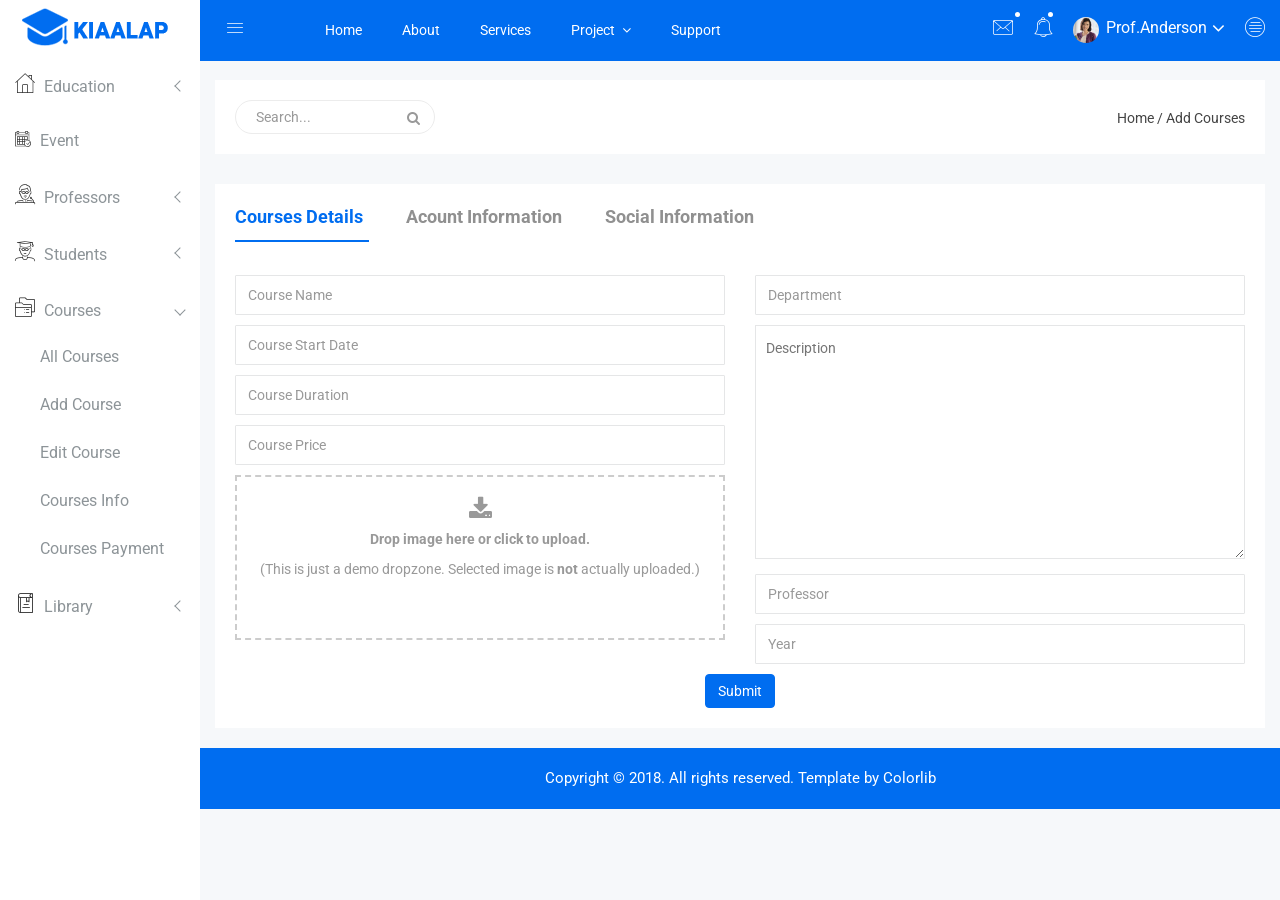
<file: site/painel/add-course.html>
<!doctype html>
<html class="no-js" lang="en">

<head>
    <meta charset="utf-8">
    <meta http-equiv="x-ua-compatible" content="ie=edge">
    <title>Add Course | Kiaalap - Kiaalap Admin Template</title>
    <meta name="description" content="">
    <meta name="viewport" content="width=device-width, initial-scale=1">
    <!-- favicon
		============================================ -->
    <link rel="shortcut icon" type="image/x-icon" href="img/favicon.ico">
    <!-- Google Fonts
		============================================ -->
    <link href="https://fonts.googleapis.com/css?family=Roboto:100,300,400,700,900" rel="stylesheet">
    <!-- Bootstrap CSS
		============================================ -->
    <link rel="stylesheet" href="css/bootstrap.min.css">
    <!-- Bootstrap CSS
		============================================ -->
    <link rel="stylesheet" href="css/font-awesome.min.css">
    <!-- owl.carousel CSS
		============================================ -->
    <link rel="stylesheet" href="css/owl.carousel.css">
    <link rel="stylesheet" href="css/owl.theme.css">
    <link rel="stylesheet" href="css/owl.transitions.css">
    <!-- animate CSS
		============================================ -->
    <link rel="stylesheet" href="css/animate.css">
    <!-- normalize CSS
		============================================ -->
    <link rel="stylesheet" href="css/normalize.css">
    <!-- meanmenu icon CSS
		============================================ -->
    <link rel="stylesheet" href="css/meanmenu.min.css">
    <!-- main CSS
		============================================ -->
    <link rel="stylesheet" href="css/main.css">
    <!-- dropzone CSS
		============================================ -->
    <link rel="stylesheet" href="css/dropzone/dropzone.css">
    <!-- educate icon CSS
		============================================ -->
    <link rel="stylesheet" href="css/educate-custon-icon.css">
    <!-- morrisjs CSS
		============================================ -->
    <link rel="stylesheet" href="css/morrisjs/morris.css">
    <!-- mCustomScrollbar CSS
		============================================ -->
    <link rel="stylesheet" href="css/scrollbar/jquery.mCustomScrollbar.min.css">
    <!-- metisMenu CSS
		============================================ -->
    <link rel="stylesheet" href="css/metisMenu/metisMenu.min.css">
    <link rel="stylesheet" href="css/metisMenu/metisMenu-vertical.css">
    <!-- calendar CSS
		============================================ -->
    <link rel="stylesheet" href="css/calendar/fullcalendar.min.css">
    <link rel="stylesheet" href="css/calendar/fullcalendar.print.min.css">
    <!-- forms CSS
		============================================ -->
    <link rel="stylesheet" href="css/form/all-type-forms.css">
    <!-- style CSS
		============================================ -->
    <link rel="stylesheet" href="style.css">
    <!-- responsive CSS
		============================================ -->
    <link rel="stylesheet" href="css/responsive.css">
    <!-- modernizr JS
		============================================ -->
    <script src="js/vendor/modernizr-2.8.3.min.js"></script>
</head>

<body>
    <!--[if lt IE 8]>
		<p class="browserupgrade">You are using an <strong>outdated</strong> browser. Please <a href="http://browsehappy.com/">upgrade your browser</a> to improve your experience.</p>
	<![endif]-->
    <!-- Start Left menu area -->
    <div class="left-sidebar-pro">
        <nav id="sidebar" class="">
            <div class="sidebar-header">
                <a href="index.html"><img class="main-logo" src="img/logo/logo.png" alt="" /></a>
                <strong><a href="index.html"><img src="img/logo/logosn.png" alt="" /></a></strong>
            </div>
            <div class="left-custom-menu-adp-wrap comment-scrollbar">
                <nav class="sidebar-nav left-sidebar-menu-pro">
                    <ul class="metismenu" id="menu1">
                        <li>
                            <a class="has-arrow" href="index.html">
								   <span class="educate-icon educate-home icon-wrap"></span>
								   <span class="mini-click-non">Education</span>
								</a>
                            <ul class="submenu-angle" aria-expanded="true">
                                <li><a title="Dashboard v.1" href="index.html"><span class="mini-sub-pro">Dashboard v.1</span></a></li>
                                <li><a title="Dashboard v.2" href="index-1.html"><span class="mini-sub-pro">Dashboard v.2</span></a></li>
                                <li><a title="Dashboard v.3" href="index-2.html"><span class="mini-sub-pro">Dashboard v.3</span></a></li>
                                <li><a title="Analytics" href="analytics.html"><span class="mini-sub-pro">Analytics</span></a></li>
                                <li><a title="Widgets" href="widgets.html"><span class="mini-sub-pro">Widgets</span></a></li>
                            </ul>
                        </li>
                        <li>
                            <a title="Landing Page" href="events.html" aria-expanded="false"><span class="educate-icon educate-event icon-wrap sub-icon-mg" aria-hidden="true"></span> <span class="mini-click-non">Event</span></a>
                        </li>
                        <li>
                            <a class="has-arrow" href="all-professors.html" aria-expanded="false"><span class="educate-icon educate-professor icon-wrap"></span> <span class="mini-click-non">Professors</span></a>
                            <ul class="submenu-angle" aria-expanded="false">
                                <li><a title="All Professors" href="all-professors.html"><span class="mini-sub-pro">All Professors</span></a></li>
                                <li><a title="Add Professor" href="add-professor.html"><span class="mini-sub-pro">Add Professor</span></a></li>
                                <li><a title="Edit Professor" href="edit-professor.html"><span class="mini-sub-pro">Edit Professor</span></a></li>
                                <li><a title="Professor Profile" href="professor-profile.html"><span class="mini-sub-pro">Professor Profile</span></a></li>
                            </ul>
                        </li>
                        <li>
                            <a class="has-arrow" href="all-students.html" aria-expanded="false"><span class="educate-icon educate-student icon-wrap"></span> <span class="mini-click-non">Students</span></a>
                            <ul class="submenu-angle" aria-expanded="false">
                                <li><a title="All Students" href="all-students.html"><span class="mini-sub-pro">All Students</span></a></li>
                                <li><a title="Add Students" href="add-student.html"><span class="mini-sub-pro">Add Student</span></a></li>
                                <li><a title="Edit Students" href="edit-student.html"><span class="mini-sub-pro">Edit Student</span></a></li>
                                <li><a title="Students Profile" href="student-profile.html"><span class="mini-sub-pro">Student Profile</span></a></li>
                            </ul>
                        </li>
                        <li class="active">
                            <a class="has-arrow" href="all-courses.html" aria-expanded="false"><span class="educate-icon educate-course icon-wrap"></span> <span class="mini-click-non">Courses</span></a>
                            <ul class="submenu-angle" aria-expanded="false">
                                <li><a title="All Courses" href="all-courses.html"><span class="mini-sub-pro">All Courses</span></a></li>
                                <li><a title="Add Courses" href="add-course.html"><span class="mini-sub-pro">Add Course</span></a></li>
                                <li><a title="Edit Courses" href="edit-course.html"><span class="mini-sub-pro">Edit Course</span></a></li>
                                <li><a title="Courses Profile" href="course-info.html"><span class="mini-sub-pro">Courses Info</span></a></li>
                                <li><a title="course Payment" href="course-payment.html"><span class="mini-sub-pro">Courses Payment</span></a></li>
                            </ul>
                        </li>
                        <li>
                            <a class="has-arrow" href="all-courses.html" aria-expanded="false"><span class="educate-icon educate-library icon-wrap"></span> <span class="mini-click-non">Library</span></a>
                            <ul class="submenu-angle" aria-expanded="false">
                                <li><a title="All Library" href="library-assets.html"><span class="mini-sub-pro">Library Assets</span></a></li>
                                <li><a title="Add Library" href="add-library-assets.html"><span class="mini-sub-pro">Add Library Asset</span></a></li>
                                <li><a title="Edit Library" href="edit-library-assets.html"><span class="mini-sub-pro">Edit Library Asset</span></a></li>
                            </ul>
                        </li>
                        <li>
                            <a class="has-arrow" href="all-courses.html" aria-expanded="false"><span class="educate-icon educate-department icon-wrap"></span> <span class="mini-click-non">Departments</span></a>
                            <ul class="submenu-angle" aria-expanded="false">
                                <li><a title="Departments List" href="departments.html"><span class="mini-sub-pro">Departments List</span></a></li>
                                <li><a title="Add Departments" href="add-department.html"><span class="mini-sub-pro">Add Departments</span></a></li>
                                <li><a title="Edit Departments" href="edit-department.html"><span class="mini-sub-pro">Edit Departments</span></a></li>
                            </ul>
                        </li>
                        <li>
                            <a class="has-arrow" href="mailbox.html" aria-expanded="false"><span class="educate-icon educate-message icon-wrap"></span> <span class="mini-click-non">Mailbox</span></a>
                            <ul class="submenu-angle" aria-expanded="false">
                                <li><a title="Inbox" href="mailbox.html"><span class="mini-sub-pro">Inbox</span></a></li>
                                <li><a title="View Mail" href="mailbox-view.html"><span class="mini-sub-pro">View Mail</span></a></li>
                                <li><a title="Compose Mail" href="mailbox-compose.html"><span class="mini-sub-pro">Compose Mail</span></a></li>
                            </ul>
                        </li>
                        <li>
                            <a class="has-arrow" href="mailbox.html" aria-expanded="false"><span class="educate-icon educate-interface icon-wrap"></span> <span class="mini-click-non">Interface</span></a>
                            <ul class="submenu-angle interface-mini-nb-dp" aria-expanded="false">
                                <li><a title="Google Map" href="google-map.html"><span class="mini-sub-pro">Google Map</span></a></li>
                                <li><a title="Data Maps" href="data-maps.html"><span class="mini-sub-pro">Data Maps</span></a></li>
                                <li><a title="Pdf Viewer" href="pdf-viewer.html"><span class="mini-sub-pro">Pdf Viewer</span></a></li>
                                <li><a title="X-Editable" href="x-editable.html"><span class="mini-sub-pro">X-Editable</span></a></li>
                                <li><a title="Code Editor" href="code-editor.html"><span class="mini-sub-pro">Code Editor</span></a></li>
                                <li><a title="Tree View" href="tree-view.html"><span class="mini-sub-pro">Tree View</span></a></li>
                                <li><a title="Preloader" href="preloader.html"><span class="mini-sub-pro">Preloader</span></a></li>
                                <li><a title="Images Cropper" href="images-cropper.html"><span class="mini-sub-pro">Images Cropper</span></a></li>
                            </ul>
                        </li>
                        <li>
                            <a class="has-arrow" href="mailbox.html" aria-expanded="false"><span class="educate-icon educate-charts icon-wrap"></span> <span class="mini-click-non">Charts</span></a>
                            <ul class="submenu-angle chart-mini-nb-dp" aria-expanded="false">
                                <li><a title="Bar Charts" href="bar-charts.html"><span class="mini-sub-pro">Bar Charts</span></a></li>
                                <li><a title="Line Charts" href="line-charts.html"><span class="mini-sub-pro">Line Charts</span></a></li>
                                <li><a title="Area Charts" href="area-charts.html"><span class="mini-sub-pro">Area Charts</span></a></li>
                                <li><a title="Rounded Charts" href="rounded-chart.html"><span class="mini-sub-pro">Rounded Charts</span></a></li>
                                <li><a title="C3 Charts" href="c3.html"><span class="mini-sub-pro">C3 Charts</span></a></li>
                                <li><a title="Sparkline Charts" href="sparkline.html"><span class="mini-sub-pro">Sparkline Charts</span></a></li>
                                <li><a title="Peity Charts" href="peity.html"><span class="mini-sub-pro">Peity Charts</span></a></li>
                            </ul>
                        </li>
                        <li>
                            <a class="has-arrow" href="mailbox.html" aria-expanded="false"><span class="educate-icon educate-data-table icon-wrap"></span> <span class="mini-click-non">Data Tables</span></a>
                            <ul class="submenu-angle" aria-expanded="false">
                                <li><a title="Peity Charts" href="static-table.html"><span class="mini-sub-pro">Static Table</span></a></li>
                                <li><a title="Data Table" href="data-table.html"><span class="mini-sub-pro">Data Table</span></a></li>
                            </ul>
                        </li>
                        <li>
                            <a class="has-arrow" href="mailbox.html" aria-expanded="false"><span class="educate-icon educate-form icon-wrap"></span> <span class="mini-click-non">Forms Elements</span></a>
                            <ul class="submenu-angle form-mini-nb-dp" aria-expanded="false">
                                <li><a title="Basic Form Elements" href="basic-form-element.html"><span class="mini-sub-pro">Bc Form Elements</span></a></li>
                                <li><a title="Advance Form Elements" href="advance-form-element.html"><span class="mini-sub-pro">Ad Form Elements</span></a></li>
                                <li><a title="Password Meter" href="password-meter.html"><span class="mini-sub-pro">Password Meter</span></a></li>
                                <li><a title="Multi Upload" href="multi-upload.html"><span class="mini-sub-pro">Multi Upload</span></a></li>
                                <li><a title="Text Editor" href="tinymc.html"><span class="mini-sub-pro">Text Editor</span></a></li>
                                <li><a title="Dual List Box" href="dual-list-box.html"><span class="mini-sub-pro">Dual List Box</span></a></li>
                            </ul>
                        </li>
                        <li>
                            <a class="has-arrow" href="mailbox.html" aria-expanded="false"><span class="educate-icon educate-apps icon-wrap"></span> <span class="mini-click-non">App views</span></a>
                            <ul class="submenu-angle app-mini-nb-dp" aria-expanded="false">
                                <li><a title="Notifications" href="notifications.html"><span class="mini-sub-pro">Notifications</span></a></li>
                                <li><a title="Alerts" href="alerts.html"><span class="mini-sub-pro">Alerts</span></a></li>
                                <li><a title="Modals" href="modals.html"><span class="mini-sub-pro">Modals</span></a></li>
                                <li><a title="Buttons" href="buttons.html"><span class="mini-sub-pro">Buttons</span></a></li>
                                <li><a title="Tabs" href="tabs.html"><span class="mini-sub-pro">Tabs</span></a></li>
                                <li><a title="Accordion" href="accordion.html"><span class="mini-sub-pro">Accordion</span></a></li>
                            </ul>
                        </li>
                        <li id="removable">
                            <a class="has-arrow" href="#" aria-expanded="false"><span class="educate-icon educate-pages icon-wrap"></span> <span class="mini-click-non">Pages</span></a>
                            <ul class="submenu-angle page-mini-nb-dp" aria-expanded="false">
                                <li><a title="Login" href="login.html"><span class="mini-sub-pro">Login</span></a></li>
                                <li><a title="Register" href="register.html"><span class="mini-sub-pro">Register</span></a></li>
                                <li><a title="Lock" href="lock.html"><span class="mini-sub-pro">Lock</span></a></li>
                                <li><a title="Password Recovery" href="password-recovery.html"><span class="mini-sub-pro">Password Recovery</span></a></li>
                                <li><a title="404 Page" href="404.html"><span class="mini-sub-pro">404 Page</span></a></li>
                                <li><a title="500 Page" href="500.html"><span class="mini-sub-pro">500 Page</span></a></li>
                            </ul>
                        </li>
                    </ul>
                </nav>
            </div>
        </nav>
    </div>
    <!-- End Left menu area -->
    <!-- Start Welcome area -->
    <div class="all-content-wrapper">
        <div class="container-fluid">
            <div class="row">
                <div class="col-lg-12 col-md-12 col-sm-12 col-xs-12">
                    <div class="logo-pro">
                        <a href="index.html"><img class="main-logo" src="img/logo/logo.png" alt="" /></a>
                    </div>
                </div>
            </div>
        </div>
        <div class="header-advance-area">
            <div class="header-top-area">
                <div class="container-fluid">
                    <div class="row">
                        <div class="col-lg-12 col-md-12 col-sm-12 col-xs-12">
                            <div class="header-top-wraper">
                                <div class="row">
                                    <div class="col-lg-1 col-md-0 col-sm-1 col-xs-12">
                                        <div class="menu-switcher-pro">
                                            <button type="button" id="sidebarCollapse" class="btn bar-button-pro header-drl-controller-btn btn-info navbar-btn">
													<i class="educate-icon educate-nav"></i>
												</button>
                                        </div>
                                    </div>
                                    <div class="col-lg-6 col-md-7 col-sm-6 col-xs-12">
                                        <div class="header-top-menu tabl-d-n">
                                            <ul class="nav navbar-nav mai-top-nav">
                                                <li class="nav-item"><a href="#" class="nav-link">Home</a>
                                                </li>
                                                <li class="nav-item"><a href="#" class="nav-link">About</a>
                                                </li>
                                                <li class="nav-item"><a href="#" class="nav-link">Services</a>
                                                </li>
                                                <li class="nav-item dropdown res-dis-nn">
                                                    <a href="#" data-toggle="dropdown" role="button" aria-expanded="false" class="nav-link dropdown-toggle">Project <span class="angle-down-topmenu"><i class="fa fa-angle-down"></i></span></a>
                                                    <div role="menu" class="dropdown-menu animated zoomIn">
                                                        <a href="#" class="dropdown-item">Documentation</a>
                                                        <a href="#" class="dropdown-item">Expert Backend</a>
                                                        <a href="#" class="dropdown-item">Expert FrontEnd</a>
                                                        <a href="#" class="dropdown-item">Contact Support</a>
                                                    </div>
                                                </li>
                                                <li class="nav-item"><a href="#" class="nav-link">Support</a>
                                                </li>
                                            </ul>
                                        </div>
                                    </div>
                                    <div class="col-lg-5 col-md-5 col-sm-12 col-xs-12">
                                        <div class="header-right-info">
                                            <ul class="nav navbar-nav mai-top-nav header-right-menu">
                                                <li class="nav-item dropdown">
                                                    <a href="#" data-toggle="dropdown" role="button" aria-expanded="false" class="nav-link dropdown-toggle"><i class="educate-icon educate-message edu-chat-pro" aria-hidden="true"></i><span class="indicator-ms"></span></a>
                                                    <div role="menu" class="author-message-top dropdown-menu animated zoomIn">
                                                        <div class="message-single-top">
                                                            <h1>Message</h1>
                                                        </div>
                                                        <ul class="message-menu">
                                                            <li>
                                                                <a href="#">
                                                                    <div class="message-img">
                                                                        <img src="img/contact/1.jpg" alt="">
                                                                    </div>
                                                                    <div class="message-content">
                                                                        <span class="message-date">16 Sept</span>
                                                                        <h2>Advanda Cro</h2>
                                                                        <p>Please done this project as soon possible.</p>
                                                                    </div>
                                                                </a>
                                                            </li>
                                                            <li>
                                                                <a href="#">
                                                                    <div class="message-img">
                                                                        <img src="img/contact/4.jpg" alt="">
                                                                    </div>
                                                                    <div class="message-content">
                                                                        <span class="message-date">16 Sept</span>
                                                                        <h2>Sulaiman din</h2>
                                                                        <p>Please done this project as soon possible.</p>
                                                                    </div>
                                                                </a>
                                                            </li>
                                                            <li>
                                                                <a href="#">
                                                                    <div class="message-img">
                                                                        <img src="img/contact/3.jpg" alt="">
                                                                    </div>
                                                                    <div class="message-content">
                                                                        <span class="message-date">16 Sept</span>
                                                                        <h2>Victor Jara</h2>
                                                                        <p>Please done this project as soon possible.</p>
                                                                    </div>
                                                                </a>
                                                            </li>
                                                            <li>
                                                                <a href="#">
                                                                    <div class="message-img">
                                                                        <img src="img/contact/2.jpg" alt="">
                                                                    </div>
                                                                    <div class="message-content">
                                                                        <span class="message-date">16 Sept</span>
                                                                        <h2>Victor Jara</h2>
                                                                        <p>Please done this project as soon possible.</p>
                                                                    </div>
                                                                </a>
                                                            </li>
                                                        </ul>
                                                        <div class="message-view">
                                                            <a href="#">View All Messages</a>
                                                        </div>
                                                    </div>
                                                </li>
                                                <li class="nav-item"><a href="#" data-toggle="dropdown" role="button" aria-expanded="false" class="nav-link dropdown-toggle"><i class="educate-icon educate-bell" aria-hidden="true"></i><span class="indicator-nt"></span></a>
                                                    <div role="menu" class="notification-author dropdown-menu animated zoomIn">
                                                        <div class="notification-single-top">
                                                            <h1>Notifications</h1>
                                                        </div>
                                                        <ul class="notification-menu">
                                                            <li>
                                                                <a href="#">
                                                                    <div class="notification-icon">
                                                                        <i class="educate-icon educate-checked edu-checked-pro admin-check-pro" aria-hidden="true"></i>
                                                                    </div>
                                                                    <div class="notification-content">
                                                                        <span class="notification-date">16 Sept</span>
                                                                        <h2>Advanda Cro</h2>
                                                                        <p>Please done this project as soon possible.</p>
                                                                    </div>
                                                                </a>
                                                            </li>
                                                            <li>
                                                                <a href="#">
                                                                    <div class="notification-icon">
                                                                        <i class="fa fa-cloud edu-cloud-computing-down" aria-hidden="true"></i>
                                                                    </div>
                                                                    <div class="notification-content">
                                                                        <span class="notification-date">16 Sept</span>
                                                                        <h2>Sulaiman din</h2>
                                                                        <p>Please done this project as soon possible.</p>
                                                                    </div>
                                                                </a>
                                                            </li>
                                                            <li>
                                                                <a href="#">
                                                                    <div class="notification-icon">
                                                                        <i class="fa fa-eraser edu-shield" aria-hidden="true"></i>
                                                                    </div>
                                                                    <div class="notification-content">
                                                                        <span class="notification-date">16 Sept</span>
                                                                        <h2>Victor Jara</h2>
                                                                        <p>Please done this project as soon possible.</p>
                                                                    </div>
                                                                </a>
                                                            </li>
                                                            <li>
                                                                <a href="#">
                                                                    <div class="notification-icon">
                                                                        <i class="fa fa-line-chart edu-analytics-arrow" aria-hidden="true"></i>
                                                                    </div>
                                                                    <div class="notification-content">
                                                                        <span class="notification-date">16 Sept</span>
                                                                        <h2>Victor Jara</h2>
                                                                        <p>Please done this project as soon possible.</p>
                                                                    </div>
                                                                </a>
                                                            </li>
                                                        </ul>
                                                        <div class="notification-view">
                                                            <a href="#">View All Notification</a>
                                                        </div>
                                                    </div>
                                                </li>
                                                <li class="nav-item">
                                                    <a href="#" data-toggle="dropdown" role="button" aria-expanded="false" class="nav-link dropdown-toggle">
															<img src="img/product/pro4.jpg" alt="" />
															<span class="admin-name">Prof.Anderson</span>
															<i class="fa fa-angle-down edu-icon edu-down-arrow"></i>
														</a>
                                                    <ul role="menu" class="dropdown-header-top author-log dropdown-menu animated zoomIn">
                                                        <li><a href="#"><span class="edu-icon edu-home-admin author-log-ic"></span>My Account</a>
                                                        </li>
                                                        <li><a href="#"><span class="edu-icon edu-user-rounded author-log-ic"></span>My Profile</a>
                                                        </li>
                                                        <li><a href="#"><span class="edu-icon edu-money author-log-ic"></span>User Billing</a>
                                                        </li>
                                                        <li><a href="#"><span class="edu-icon edu-settings author-log-ic"></span>Settings</a>
                                                        </li>
                                                        <li><a href="#"><span class="edu-icon edu-locked author-log-ic"></span>Log Out</a>
                                                        </li>
                                                    </ul>
                                                </li>
                                                <li class="nav-item nav-setting-open"><a href="#" data-toggle="dropdown" role="button" aria-expanded="false" class="nav-link dropdown-toggle"><i class="educate-icon educate-menu"></i></a>

                                                    <div role="menu" class="admintab-wrap menu-setting-wrap menu-setting-wrap-bg dropdown-menu animated zoomIn">
                                                        <ul class="nav nav-tabs custon-set-tab">
                                                            <li class="active"><a data-toggle="tab" href="#Notes">Notes</a>
                                                            </li>
                                                            <li><a data-toggle="tab" href="#Projects">Projects</a>
                                                            </li>
                                                            <li><a data-toggle="tab" href="#Settings">Settings</a>
                                                            </li>
                                                        </ul>

                                                        <div class="tab-content custom-bdr-nt">
                                                            <div id="Notes" class="tab-pane fade in active">
                                                                <div class="notes-area-wrap">
                                                                    <div class="note-heading-indicate">
                                                                        <h2><i class="fa fa-comments-o"></i> Latest Notes</h2>
                                                                        <p>You have 10 new message.</p>
                                                                    </div>
                                                                    <div class="notes-list-area notes-menu-scrollbar">
                                                                        <ul class="notes-menu-list">
                                                                            <li>
                                                                                <a href="#">
                                                                                    <div class="notes-list-flow">
                                                                                        <div class="notes-img">
                                                                                            <img src="img/contact/4.jpg" alt="" />
                                                                                        </div>
                                                                                        <div class="notes-content">
                                                                                            <p> The point of using Lorem Ipsum is that it has a more-or-less normal.</p>
                                                                                            <span>Yesterday 2:45 pm</span>
                                                                                        </div>
                                                                                    </div>
                                                                                </a>
                                                                            </li>
                                                                            <li>
                                                                                <a href="#">
                                                                                    <div class="notes-list-flow">
                                                                                        <div class="notes-img">
                                                                                            <img src="img/contact/1.jpg" alt="" />
                                                                                        </div>
                                                                                        <div class="notes-content">
                                                                                            <p> The point of using Lorem Ipsum is that it has a more-or-less normal.</p>
                                                                                            <span>Yesterday 2:45 pm</span>
                                                                                        </div>
                                                                                    </div>
                                                                                </a>
                                                                            </li>
                                                                            <li>
                                                                                <a href="#">
                                                                                    <div class="notes-list-flow">
                                                                                        <div class="notes-img">
                                                                                            <img src="img/contact/2.jpg" alt="" />
                                                                                        </div>
                                                                                        <div class="notes-content">
                                                                                            <p> The point of using Lorem Ipsum is that it has a more-or-less normal.</p>
                                                                                            <span>Yesterday 2:45 pm</span>
                                                                                        </div>
                                                                                    </div>
                                                                                </a>
                                                                            </li>
                                                                            <li>
                                                                                <a href="#">
                                                                                    <div class="notes-list-flow">
                                                                                        <div class="notes-img">
                                                                                            <img src="img/contact/3.jpg" alt="" />
                                                                                        </div>
                                                                                        <div class="notes-content">
                                                                                            <p> The point of using Lorem Ipsum is that it has a more-or-less normal.</p>
                                                                                            <span>Yesterday 2:45 pm</span>
                                                                                        </div>
                                                                                    </div>
                                                                                </a>
                                                                            </li>
                                                                            <li>
                                                                                <a href="#">
                                                                                    <div class="notes-list-flow">
                                                                                        <div class="notes-img">
                                                                                            <img src="img/contact/4.jpg" alt="" />
                                                                                        </div>
                                                                                        <div class="notes-content">
                                                                                            <p> The point of using Lorem Ipsum is that it has a more-or-less normal.</p>
                                                                                            <span>Yesterday 2:45 pm</span>
                                                                                        </div>
                                                                                    </div>
                                                                                </a>
                                                                            </li>
                                                                            <li>
                                                                                <a href="#">
                                                                                    <div class="notes-list-flow">
                                                                                        <div class="notes-img">
                                                                                            <img src="img/contact/1.jpg" alt="" />
                                                                                        </div>
                                                                                        <div class="notes-content">
                                                                                            <p> The point of using Lorem Ipsum is that it has a more-or-less normal.</p>
                                                                                            <span>Yesterday 2:45 pm</span>
                                                                                        </div>
                                                                                    </div>
                                                                                </a>
                                                                            </li>
                                                                            <li>
                                                                                <a href="#">
                                                                                    <div class="notes-list-flow">
                                                                                        <div class="notes-img">
                                                                                            <img src="img/contact/2.jpg" alt="" />
                                                                                        </div>
                                                                                        <div class="notes-content">
                                                                                            <p> The point of using Lorem Ipsum is that it has a more-or-less normal.</p>
                                                                                            <span>Yesterday 2:45 pm</span>
                                                                                        </div>
                                                                                    </div>
                                                                                </a>
                                                                            </li>
                                                                            <li>
                                                                                <a href="#">
                                                                                    <div class="notes-list-flow">
                                                                                        <div class="notes-img">
                                                                                            <img src="img/contact/1.jpg" alt="" />
                                                                                        </div>
                                                                                        <div class="notes-content">
                                                                                            <p> The point of using Lorem Ipsum is that it has a more-or-less normal.</p>
                                                                                            <span>Yesterday 2:45 pm</span>
                                                                                        </div>
                                                                                    </div>
                                                                                </a>
                                                                            </li>
                                                                            <li>
                                                                                <a href="#">
                                                                                    <div class="notes-list-flow">
                                                                                        <div class="notes-img">
                                                                                            <img src="img/contact/2.jpg" alt="" />
                                                                                        </div>
                                                                                        <div class="notes-content">
                                                                                            <p> The point of using Lorem Ipsum is that it has a more-or-less normal.</p>
                                                                                            <span>Yesterday 2:45 pm</span>
                                                                                        </div>
                                                                                    </div>
                                                                                </a>
                                                                            </li>
                                                                            <li>
                                                                                <a href="#">
                                                                                    <div class="notes-list-flow">
                                                                                        <div class="notes-img">
                                                                                            <img src="img/contact/3.jpg" alt="" />
                                                                                        </div>
                                                                                        <div class="notes-content">
                                                                                            <p> The point of using Lorem Ipsum is that it has a more-or-less normal.</p>
                                                                                            <span>Yesterday 2:45 pm</span>
                                                                                        </div>
                                                                                    </div>
                                                                                </a>
                                                                            </li>
                                                                        </ul>
                                                                    </div>
                                                                </div>
                                                            </div>
                                                            <div id="Projects" class="tab-pane fade">
                                                                <div class="projects-settings-wrap">
                                                                    <div class="note-heading-indicate">
                                                                        <h2><i class="fa fa-cube"></i> Latest projects</h2>
                                                                        <p> You have 20 projects. 5 not completed.</p>
                                                                    </div>
                                                                    <div class="project-st-list-area project-st-menu-scrollbar">
                                                                        <ul class="projects-st-menu-list">
                                                                            <li>
                                                                                <a href="#">
                                                                                    <div class="project-list-flow">
                                                                                        <div class="projects-st-heading">
                                                                                            <h2>Web Development</h2>
                                                                                            <p> The point of using Lorem Ipsum is that it has a more or less normal.</p>
                                                                                            <span class="project-st-time">1 hours ago</span>
                                                                                        </div>
                                                                                        <div class="projects-st-content">
                                                                                            <p>Completion with: 28%</p>
                                                                                            <div class="progress progress-mini">
                                                                                                <div style="width: 28%;" class="progress-bar progress-bar-danger hd-tp-1"></div>
                                                                                            </div>
                                                                                            <p>Project end: 4:00 pm - 12.06.2014</p>
                                                                                        </div>
                                                                                    </div>
                                                                                </a>
                                                                            </li>
                                                                            <li>
                                                                                <a href="#">
                                                                                    <div class="project-list-flow">
                                                                                        <div class="projects-st-heading">
                                                                                            <h2>Software Development</h2>
                                                                                            <p> The point of using Lorem Ipsum is that it has a more or less normal.</p>
                                                                                            <span class="project-st-time">2 hours ago</span>
                                                                                        </div>
                                                                                        <div class="projects-st-content project-rating-cl">
                                                                                            <p>Completion with: 68%</p>
                                                                                            <div class="progress progress-mini">
                                                                                                <div style="width: 68%;" class="progress-bar hd-tp-2"></div>
                                                                                            </div>
                                                                                            <p>Project end: 4:00 pm - 12.06.2014</p>
                                                                                        </div>
                                                                                    </div>
                                                                                </a>
                                                                            </li>
                                                                            <li>
                                                                                <a href="#">
                                                                                    <div class="project-list-flow">
                                                                                        <div class="projects-st-heading">
                                                                                            <h2>Graphic Design</h2>
                                                                                            <p> The point of using Lorem Ipsum is that it has a more or less normal.</p>
                                                                                            <span class="project-st-time">3 hours ago</span>
                                                                                        </div>
                                                                                        <div class="projects-st-content">
                                                                                            <p>Completion with: 78%</p>
                                                                                            <div class="progress progress-mini">
                                                                                                <div style="width: 78%;" class="progress-bar hd-tp-3"></div>
                                                                                            </div>
                                                                                            <p>Project end: 4:00 pm - 12.06.2014</p>
                                                                                        </div>
                                                                                    </div>
                                                                                </a>
                                                                            </li>
                                                                            <li>
                                                                                <a href="#">
                                                                                    <div class="project-list-flow">
                                                                                        <div class="projects-st-heading">
                                                                                            <h2>Web Design</h2>
                                                                                            <p> The point of using Lorem Ipsum is that it has a more or less normal.</p>
                                                                                            <span class="project-st-time">4 hours ago</span>
                                                                                        </div>
                                                                                        <div class="projects-st-content project-rating-cl2">
                                                                                            <p>Completion with: 38%</p>
                                                                                            <div class="progress progress-mini">
                                                                                                <div style="width: 38%;" class="progress-bar progress-bar-danger hd-tp-4"></div>
                                                                                            </div>
                                                                                            <p>Project end: 4:00 pm - 12.06.2014</p>
                                                                                        </div>
                                                                                    </div>
                                                                                </a>
                                                                            </li>
                                                                            <li>
                                                                                <a href="#">
                                                                                    <div class="project-list-flow">
                                                                                        <div class="projects-st-heading">
                                                                                            <h2>Business Card</h2>
                                                                                            <p> The point of using Lorem Ipsum is that it has a more or less normal.</p>
                                                                                            <span class="project-st-time">5 hours ago</span>
                                                                                        </div>
                                                                                        <div class="projects-st-content">
                                                                                            <p>Completion with: 28%</p>
                                                                                            <div class="progress progress-mini">
                                                                                                <div style="width: 28%;" class="progress-bar progress-bar-danger hd-tp-5"></div>
                                                                                            </div>
                                                                                            <p>Project end: 4:00 pm - 12.06.2014</p>
                                                                                        </div>
                                                                                    </div>
                                                                                </a>
                                                                            </li>
                                                                            <li>
                                                                                <a href="#">
                                                                                    <div class="project-list-flow">
                                                                                        <div class="projects-st-heading">
                                                                                            <h2>Ecommerce Business</h2>
                                                                                            <p> The point of using Lorem Ipsum is that it has a more or less normal.</p>
                                                                                            <span class="project-st-time">6 hours ago</span>
                                                                                        </div>
                                                                                        <div class="projects-st-content project-rating-cl">
                                                                                            <p>Completion with: 68%</p>
                                                                                            <div class="progress progress-mini">
                                                                                                <div style="width: 68%;" class="progress-bar hd-tp-6"></div>
                                                                                            </div>
                                                                                            <p>Project end: 4:00 pm - 12.06.2014</p>
                                                                                        </div>
                                                                                    </div>
                                                                                </a>
                                                                            </li>
                                                                            <li>
                                                                                <a href="#">
                                                                                    <div class="project-list-flow">
                                                                                        <div class="projects-st-heading">
                                                                                            <h2>Woocommerce Plugin</h2>
                                                                                            <p> The point of using Lorem Ipsum is that it has a more or less normal.</p>
                                                                                            <span class="project-st-time">7 hours ago</span>
                                                                                        </div>
                                                                                        <div class="projects-st-content">
                                                                                            <p>Completion with: 78%</p>
                                                                                            <div class="progress progress-mini">
                                                                                                <div style="width: 78%;" class="progress-bar"></div>
                                                                                            </div>
                                                                                            <p>Project end: 4:00 pm - 12.06.2014</p>
                                                                                        </div>
                                                                                    </div>
                                                                                </a>
                                                                            </li>
                                                                            <li>
                                                                                <a href="#">
                                                                                    <div class="project-list-flow">
                                                                                        <div class="projects-st-heading">
                                                                                            <h2>Wordpress Theme</h2>
                                                                                            <p> The point of using Lorem Ipsum is that it has a more or less normal.</p>
                                                                                            <span class="project-st-time">9 hours ago</span>
                                                                                        </div>
                                                                                        <div class="projects-st-content project-rating-cl2">
                                                                                            <p>Completion with: 38%</p>
                                                                                            <div class="progress progress-mini">
                                                                                                <div style="width: 38%;" class="progress-bar progress-bar-danger"></div>
                                                                                            </div>
                                                                                            <p>Project end: 4:00 pm - 12.06.2014</p>
                                                                                        </div>
                                                                                    </div>
                                                                                </a>
                                                                            </li>
                                                                        </ul>
                                                                    </div>
                                                                </div>
                                                            </div>
                                                            <div id="Settings" class="tab-pane fade">
                                                                <div class="setting-panel-area">
                                                                    <div class="note-heading-indicate">
                                                                        <h2><i class="fa fa-gears"></i> Settings Panel</h2>
                                                                        <p> You have 20 Settings. 5 not completed.</p>
                                                                    </div>
                                                                    <ul class="setting-panel-list">
                                                                        <li>
                                                                            <div class="checkbox-setting-pro">
                                                                                <div class="checkbox-title-pro">
                                                                                    <h2>Show notifications</h2>
                                                                                    <div class="ts-custom-check">
                                                                                        <div class="onoffswitch">
                                                                                            <input type="checkbox" name="collapsemenu" class="onoffswitch-checkbox" id="example">
                                                                                            <label class="onoffswitch-label" for="example">
																									<span class="onoffswitch-inner"></span>
																									<span class="onoffswitch-switch"></span>
																								</label>
                                                                                        </div>
                                                                                    </div>
                                                                                </div>
                                                                            </div>
                                                                        </li>
                                                                        <li>
                                                                            <div class="checkbox-setting-pro">
                                                                                <div class="checkbox-title-pro">
                                                                                    <h2>Disable Chat</h2>
                                                                                    <div class="ts-custom-check">
                                                                                        <div class="onoffswitch">
                                                                                            <input type="checkbox" name="collapsemenu" class="onoffswitch-checkbox" id="example3">
                                                                                            <label class="onoffswitch-label" for="example3">
																									<span class="onoffswitch-inner"></span>
																									<span class="onoffswitch-switch"></span>
																								</label>
                                                                                        </div>
                                                                                    </div>
                                                                                </div>
                                                                            </div>
                                                                        </li>
                                                                        <li>
                                                                            <div class="checkbox-setting-pro">
                                                                                <div class="checkbox-title-pro">
                                                                                    <h2>Enable history</h2>
                                                                                    <div class="ts-custom-check">
                                                                                        <div class="onoffswitch">
                                                                                            <input type="checkbox" name="collapsemenu" class="onoffswitch-checkbox" id="example4">
                                                                                            <label class="onoffswitch-label" for="example4">
																									<span class="onoffswitch-inner"></span>
																									<span class="onoffswitch-switch"></span>
																								</label>
                                                                                        </div>
                                                                                    </div>
                                                                                </div>
                                                                            </div>
                                                                        </li>
                                                                        <li>
                                                                            <div class="checkbox-setting-pro">
                                                                                <div class="checkbox-title-pro">
                                                                                    <h2>Show charts</h2>
                                                                                    <div class="ts-custom-check">
                                                                                        <div class="onoffswitch">
                                                                                            <input type="checkbox" name="collapsemenu" class="onoffswitch-checkbox" id="example7">
                                                                                            <label class="onoffswitch-label" for="example7">
																									<span class="onoffswitch-inner"></span>
																									<span class="onoffswitch-switch"></span>
																								</label>
                                                                                        </div>
                                                                                    </div>
                                                                                </div>
                                                                            </div>
                                                                        </li>
                                                                        <li>
                                                                            <div class="checkbox-setting-pro">
                                                                                <div class="checkbox-title-pro">
                                                                                    <h2>Update everyday</h2>
                                                                                    <div class="ts-custom-check">
                                                                                        <div class="onoffswitch">
                                                                                            <input type="checkbox" name="collapsemenu" checked="" class="onoffswitch-checkbox" id="example2">
                                                                                            <label class="onoffswitch-label" for="example2">
																									<span class="onoffswitch-inner"></span>
																									<span class="onoffswitch-switch"></span>
																								</label>
                                                                                        </div>
                                                                                    </div>
                                                                                </div>
                                                                            </div>
                                                                        </li>
                                                                        <li>
                                                                            <div class="checkbox-setting-pro">
                                                                                <div class="checkbox-title-pro">
                                                                                    <h2>Global search</h2>
                                                                                    <div class="ts-custom-check">
                                                                                        <div class="onoffswitch">
                                                                                            <input type="checkbox" name="collapsemenu" checked="" class="onoffswitch-checkbox" id="example6">
                                                                                            <label class="onoffswitch-label" for="example6">
																									<span class="onoffswitch-inner"></span>
																									<span class="onoffswitch-switch"></span>
																								</label>
                                                                                        </div>
                                                                                    </div>
                                                                                </div>
                                                                            </div>
                                                                        </li>
                                                                        <li>
                                                                            <div class="checkbox-setting-pro">
                                                                                <div class="checkbox-title-pro">
                                                                                    <h2>Offline users</h2>
                                                                                    <div class="ts-custom-check">
                                                                                        <div class="onoffswitch">
                                                                                            <input type="checkbox" name="collapsemenu" checked="" class="onoffswitch-checkbox" id="example5">
                                                                                            <label class="onoffswitch-label" for="example5">
																									<span class="onoffswitch-inner"></span>
																									<span class="onoffswitch-switch"></span>
																								</label>
                                                                                        </div>
                                                                                    </div>
                                                                                </div>
                                                                            </div>
                                                                        </li>
                                                                    </ul>

                                                                </div>
                                                            </div>
                                                        </div>
                                                    </div>
                                                </li>
                                            </ul>
                                        </div>
                                    </div>
                                </div>
                            </div>
                        </div>
                    </div>
                </div>
            </div>
            <!-- Mobile Menu start -->
            <div class="mobile-menu-area">
                <div class="container">
                    <div class="row">
                        <div class="col-lg-12 col-md-12 col-sm-12 col-xs-12">
                            <div class="mobile-menu">
                                <nav id="dropdown">
                                    <ul class="mobile-menu-nav">
                                        <li><a data-toggle="collapse" data-target="#Charts" href="#">Home <span class="admin-project-icon edu-icon edu-down-arrow"></span></a>
                                            <ul class="collapse dropdown-header-top">
                                                <li><a href="index.html">Dashboard v.1</a></li>
                                                <li><a href="index-1.html">Dashboard v.2</a></li>
                                                <li><a href="index-3.html">Dashboard v.3</a></li>
                                                <li><a href="analytics.html">Analytics</a></li>
                                                <li><a href="widgets.html">Widgets</a></li>
                                            </ul>
                                        </li>
                                        <li><a href="events.html">Event</a></li>
                                        <li><a data-toggle="collapse" data-target="#demoevent" href="#">Professors <span class="admin-project-icon edu-icon edu-down-arrow"></span></a>
                                            <ul id="demoevent" class="collapse dropdown-header-top">
                                                <li><a href="all-professors.html">All Professors</a>
                                                </li>
                                                <li><a href="add-professor.html">Add Professor</a>
                                                </li>
                                                <li><a href="edit-professor.html">Edit Professor</a>
                                                </li>
                                                <li><a href="professor-profile.html">Professor Profile</a>
                                                </li>
                                            </ul>
                                        </li>
                                        <li><a data-toggle="collapse" data-target="#demopro" href="#">Students <span class="admin-project-icon edu-icon edu-down-arrow"></span></a>
                                            <ul id="demopro" class="collapse dropdown-header-top">
                                                <li><a href="all-students.html">All Students</a>
                                                </li>
                                                <li><a href="add-student.html">Add Student</a>
                                                </li>
                                                <li><a href="edit-student.html">Edit Student</a>
                                                </li>
                                                <li><a href="student-profile.html">Student Profile</a>
                                                </li>
                                            </ul>
                                        </li>
                                        <li><a data-toggle="collapse" data-target="#democrou" href="#">Courses <span class="admin-project-icon edu-icon edu-down-arrow"></span></a>
                                            <ul id="democrou" class="collapse dropdown-header-top">
                                                <li><a href="all-courses.html">All Courses</a>
                                                </li>
                                                <li><a href="add-course.html">Add Course</a>
                                                </li>
                                                <li><a href="edit-course.html">Edit Course</a>
                                                </li>
                                                <li><a href="course-profile.html">Courses Info</a>
                                                </li>
                                                <li><a href="course-payment.html">Courses Payment</a>
                                                </li>
                                            </ul>
                                        </li>
                                        <li><a data-toggle="collapse" data-target="#demolibra" href="#">Library <span class="admin-project-icon edu-icon edu-down-arrow"></span></a>
                                            <ul id="demolibra" class="collapse dropdown-header-top">
                                                <li><a href="library-assets.html">Library Assets</a>
                                                </li>
                                                <li><a href="add-library-assets.html">Add Library Asset</a>
                                                </li>
                                                <li><a href="edit-library-assets.html">Edit Library Asset</a>
                                                </li>
                                            </ul>
                                        </li>
                                        <li><a data-toggle="collapse" data-target="#demodepart" href="#">Departments <span class="admin-project-icon edu-icon edu-down-arrow"></span></a>
                                            <ul id="demodepart" class="collapse dropdown-header-top">
                                                <li><a href="departments.html">Departments List</a>
                                                </li>
                                                <li><a href="add-department.html">Add Departments</a>
                                                </li>
                                                <li><a href="edit-department.html">Edit Departments</a>
                                                </li>
                                            </ul>
                                        </li>
                                        <li><a data-toggle="collapse" data-target="#demomi" href="#">Mailbox <span class="admin-project-icon edu-icon edu-down-arrow"></span></a>
                                            <ul id="demomi" class="collapse dropdown-header-top">
                                                <li><a href="mailbox.html">Inbox</a>
                                                </li>
                                                <li><a href="mailbox-view.html">View Mail</a>
                                                </li>
                                                <li><a href="mailbox-compose.html">Compose Mail</a>
                                                </li>
                                            </ul>
                                        </li>
                                        <li><a data-toggle="collapse" data-target="#Miscellaneousmob" href="#">Interface <span class="admin-project-icon edu-icon edu-down-arrow"></span></a>
                                            <ul id="Miscellaneousmob" class="collapse dropdown-header-top">
                                                <li><a href="google-map.html">Google Map</a>
                                                </li>
                                                <li><a href="data-maps.html">Data Maps</a>
                                                </li>
                                                <li><a href="pdf-viewer.html">Pdf Viewer</a>
                                                </li>
                                                <li><a href="x-editable.html">X-Editable</a>
                                                </li>
                                                <li><a href="code-editor.html">Code Editor</a>
                                                </li>
                                                <li><a href="tree-view.html">Tree View</a>
                                                </li>
                                                <li><a href="preloader.html">Preloader</a>
                                                </li>
                                                <li><a href="images-cropper.html">Images Cropper</a>
                                                </li>
                                            </ul>
                                        </li>
                                        <li><a data-toggle="collapse" data-target="#Chartsmob" href="#">Charts <span class="admin-project-icon edu-icon edu-down-arrow"></span></a>
                                            <ul id="Chartsmob" class="collapse dropdown-header-top">
                                                <li><a href="bar-charts.html">Bar Charts</a>
                                                </li>
                                                <li><a href="line-charts.html">Line Charts</a>
                                                </li>
                                                <li><a href="area-charts.html">Area Charts</a>
                                                </li>
                                                <li><a href="rounded-chart.html">Rounded Charts</a>
                                                </li>
                                                <li><a href="c3.html">C3 Charts</a>
                                                </li>
                                                <li><a href="sparkline.html">Sparkline Charts</a>
                                                </li>
                                                <li><a href="peity.html">Peity Charts</a>
                                                </li>
                                            </ul>
                                        </li>
                                        <li><a data-toggle="collapse" data-target="#Tablesmob" href="#">Tables <span class="admin-project-icon edu-icon edu-down-arrow"></span></a>
                                            <ul id="Tablesmob" class="collapse dropdown-header-top">
                                                <li><a href="static-table.html">Static Table</a>
                                                </li>
                                                <li><a href="data-table.html">Data Table</a>
                                                </li>
                                            </ul>
                                        </li>
                                        <li><a data-toggle="collapse" data-target="#formsmob" href="#">Forms <span class="admin-project-icon edu-icon edu-down-arrow"></span></a>
                                            <ul id="formsmob" class="collapse dropdown-header-top">
                                                <li><a href="basic-form-element.html">Basic Form Elements</a>
                                                </li>
                                                <li><a href="advance-form-element.html">Advanced Form Elements</a>
                                                </li>
                                                <li><a href="password-meter.html">Password Meter</a>
                                                </li>
                                                <li><a href="multi-upload.html">Multi Upload</a>
                                                </li>
                                                <li><a href="tinymc.html">Text Editor</a>
                                                </li>
                                                <li><a href="dual-list-box.html">Dual List Box</a>
                                                </li>
                                            </ul>
                                        </li>
                                        <li><a data-toggle="collapse" data-target="#Appviewsmob" href="#">App views <span class="admin-project-icon edu-icon edu-down-arrow"></span></a>
                                            <ul id="Appviewsmob" class="collapse dropdown-header-top">
                                                <li><a href="basic-form-element.html">Basic Form Elements</a>
                                                </li>
                                                <li><a href="advance-form-element.html">Advanced Form Elements</a>
                                                </li>
                                                <li><a href="password-meter.html">Password Meter</a>
                                                </li>
                                                <li><a href="multi-upload.html">Multi Upload</a>
                                                </li>
                                                <li><a href="tinymc.html">Text Editor</a>
                                                </li>
                                                <li><a href="dual-list-box.html">Dual List Box</a>
                                                </li>
                                            </ul>
                                        </li>
                                        <li><a data-toggle="collapse" data-target="#Pagemob" href="#">Pages <span class="admin-project-icon edu-icon edu-down-arrow"></span></a>
                                            <ul id="Pagemob" class="collapse dropdown-header-top">
                                                <li><a href="login.html">Login</a>
                                                </li>
                                                <li><a href="register.html">Register</a>
                                                </li>
                                                <li><a href="lock.html">Lock</a>
                                                </li>
                                                <li><a href="password-recovery.html">Password Recovery</a>
                                                </li>
                                                <li><a href="404.html">404 Page</a></li>
                                                <li><a href="500.html">500 Page</a></li>
                                            </ul>
                                        </li>
                                    </ul>
                                </nav>
                            </div>
                        </div>
                    </div>
                </div>
            </div>
            <!-- Mobile Menu end -->
            <div class="breadcome-area">
                <div class="container-fluid">
                    <div class="row">
                        <div class="col-lg-12 col-md-12 col-sm-12 col-xs-12">
                            <div class="breadcome-list single-page-breadcome">
                                <div class="row">
                                    <div class="col-lg-6 col-md-6 col-sm-6 col-xs-12">
                                        <div class="breadcome-heading">
                                            <form role="search" class="sr-input-func">
                                                <input type="text" placeholder="Search..." class="search-int form-control">
                                                <a href="#"><i class="fa fa-search"></i></a>
                                            </form>
                                        </div>
                                    </div>
                                    <div class="col-lg-6 col-md-6 col-sm-6 col-xs-12">
                                        <ul class="breadcome-menu">
                                            <li><a href="#">Home</a> <span class="bread-slash">/</span>
                                            </li>
                                            <li><span class="bread-blod">Add Courses</span>
                                            </li>
                                        </ul>
                                    </div>
                                </div>
                            </div>
                        </div>
                    </div>
                </div>
            </div>
        </div>
        <!-- Single pro tab review Start-->
        <div class="single-pro-review-area mt-t-30 mg-b-15">
            <div class="container-fluid">
                <div class="row">
                    <div class="col-lg-12 col-md-12 col-sm-12 col-xs-12">
                        <div class="product-payment-inner-st">
                            <ul id="myTabedu1" class="tab-review-design">
                                <li class="active"><a href="#description">Courses Details</a></li>
                                <li><a href="#reviews"> Acount Information</a></li>
                                <li><a href="#INFORMATION">Social Information</a></li>
                            </ul>
                            <div id="myTabContent" class="tab-content custom-product-edit">
                                <div class="product-tab-list tab-pane fade active in" id="description">
                                    <div class="row">
                                        <div class="col-lg-12 col-md-12 col-sm-12 col-xs-12">
                                            <div class="review-content-section">
                                                <div id="dropzone1" class="pro-ad addcoursepro">
                                                    <form action="/upload" class="dropzone dropzone-custom needsclick addcourse" id="demo1-upload">
                                                        <div class="row">
                                                            <div class="col-lg-6 col-md-6 col-sm-6 col-xs-12">
                                                                <div class="form-group">
                                                                    <input name="coursename" type="text" class="form-control" placeholder="Course Name">
                                                                </div>
                                                                <div class="form-group">
                                                                    <input name="finish" id="finish" type="text" class="form-control" placeholder="Course Start Date">
                                                                </div>
                                                                <div class="form-group">
                                                                    <input name="duration" type="text" class="form-control" placeholder="Course Duration">
                                                                </div>
                                                                <div class="form-group">
                                                                    <input name="price" type="number" class="form-control" placeholder="Course Price">
                                                                </div>
                                                                <div class="form-group alert-up-pd">
                                                                    <div class="dz-message needsclick download-custom">
                                                                        <i class="fa fa-download edudropnone" aria-hidden="true"></i>
                                                                        <h2 class="edudropnone">Drop image here or click to upload.</h2>
                                                                        <p class="edudropnone"><span class="note needsclick">(This is just a demo dropzone. Selected image is <strong>not</strong> actually uploaded.)</span>
                                                                        </p>
                                                                        <input name="imageico" class="hd-pro-img" type="text" />
                                                                    </div>
                                                                </div>
                                                            </div>
                                                            <div class="col-lg-6 col-md-6 col-sm-6 col-xs-12">
                                                                <div class="form-group res-mg-t-15">
                                                                    <input name="department" type="text" class="form-control" placeholder="Department">
                                                                </div>
                                                                <div class="form-group">
                                                                    <textarea name="description" placeholder="Description"></textarea>
                                                                </div>
                                                                <div class="form-group">
                                                                    <input name="crprofessor" type="text" class="form-control" placeholder="Professor">
                                                                </div>
                                                                <div class="form-group">
                                                                    <input id="year" name="year" type="text" class="form-control" placeholder="Year">
                                                                </div>
                                                            </div>
                                                        </div>
                                                        <div class="row">
                                                            <div class="col-lg-12">
                                                                <div class="payment-adress">
                                                                    <button type="submit" class="btn btn-primary waves-effect waves-light">Submit</button>
                                                                </div>
                                                            </div>
                                                        </div>
                                                    </form>
                                                </div>
                                            </div>
                                        </div>
                                    </div>
                                </div>
                                <div class="product-tab-list tab-pane fade" id="reviews">
                                    <div class="row">
                                        <div class="col-lg-12 col-md-12 col-sm-12 col-xs-12">
                                            <div class="review-content-section">
                                                <div class="row">
                                                    <div class="col-lg-12 col-md-12 col-sm-12 col-xs-12">
                                                        <div class="devit-card-custom">
                                                            <div class="form-group">
                                                                <input type="text" class="form-control" placeholder="Email">
                                                            </div>
                                                            <div class="form-group">
                                                                <input type="number" class="form-control" placeholder="Phone">
                                                            </div>
                                                            <div class="form-group">
                                                                <input type="password" class="form-control" placeholder="Password">
                                                            </div>
                                                            <div class="form-group">
                                                                <input type="password" class="form-control" placeholder="Confirm Password">
                                                            </div>
                                                            <a href="#" class="btn btn-primary waves-effect waves-light">Submit</a>
                                                        </div>
                                                    </div>
                                                </div>
                                            </div>
                                        </div>
                                    </div>
                                </div>
                                <div class="product-tab-list tab-pane fade" id="INFORMATION">
                                    <div class="row">
                                        <div class="col-lg-12 col-md-12 col-sm-12 col-xs-12">
                                            <div class="review-content-section">
												<div class="row">
													<div class="col-lg-12">
														<div class="devit-card-custom">
															<div class="form-group">
																<input type="url" class="form-control" placeholder="Facebook URL">
															</div>
															<div class="form-group">
																<input type="url" class="form-control" placeholder="Twitter URL">
															</div>
															<div class="form-group">
																<input type="url" class="form-control" placeholder="Google Plus">
															</div>
															<div class="form-group">
																<input type="url" class="form-control" placeholder="Linkedin URL">
															</div>
															<button type="submit" class="btn btn-primary waves-effect waves-light">Submit</button>
														</div>
													</div>
												</div>
                                            </div>
                                        </div>
                                    </div>
                                </div>
                            </div>
                        </div>
                    </div>
                </div>
            </div>
        </div>
        <div class="footer-copyright-area">
            <div class="container-fluid">
                <div class="row">
                    <div class="col-lg-12 col-md-12 col-sm-12 col-xs-12">
                        <div class="footer-copy-right">
                            <p>Copyright © 2018. All rights reserved. Template by <a href="https://colorlib.com/wp/templates/">Colorlib</a></p>
                        </div>
                    </div>
                </div>
            </div>
        </div>
    </div>

    <!-- jquery
		============================================ -->
    <script src="js/vendor/jquery-1.12.4.min.js"></script>
    <!-- bootstrap JS
		============================================ -->
    <script src="js/bootstrap.min.js"></script>
    <!-- wow JS
		============================================ -->
    <script src="js/wow.min.js"></script>
    <!-- price-slider JS
		============================================ -->
    <script src="js/jquery-price-slider.js"></script>
    <!-- meanmenu JS
		============================================ -->
    <script src="js/jquery.meanmenu.js"></script>
    <!-- owl.carousel JS
		============================================ -->
    <script src="js/owl.carousel.min.js"></script>
    <!-- sticky JS
		============================================ -->
    <script src="js/jquery.sticky.js"></script>
    <!-- scrollUp JS
		============================================ -->
    <script src="js/jquery.scrollUp.min.js"></script>
    <!-- mCustomScrollbar JS
		============================================ -->
    <script src="js/scrollbar/jquery.mCustomScrollbar.concat.min.js"></script>
    <script src="js/scrollbar/mCustomScrollbar-active.js"></script>
    <!-- metisMenu JS
		============================================ -->
    <script src="js/metisMenu/metisMenu.min.js"></script>
    <script src="js/metisMenu/metisMenu-active.js"></script>
    <!-- morrisjs JS
		============================================ -->
    <script src="js/sparkline/jquery.sparkline.min.js"></script>
    <script src="js/sparkline/jquery.charts-sparkline.js"></script>
    <!-- calendar JS
		============================================ -->
    <script src="js/calendar/moment.min.js"></script>
    <script src="js/calendar/fullcalendar.min.js"></script>
    <script src="js/calendar/fullcalendar-active.js"></script>
    <!-- maskedinput JS
		============================================ -->
    <script src="js/jquery.maskedinput.min.js"></script>
    <script src="js/masking-active.js"></script>
    <!-- datepicker JS
		============================================ -->
    <script src="js/datepicker/jquery-ui.min.js"></script>
    <script src="js/datepicker/datepicker-active.js"></script>
    <!-- form validate JS
		============================================ -->
    <script src="js/form-validation/jquery.form.min.js"></script>
    <script src="js/form-validation/jquery.validate.min.js"></script>
    <script src="js/form-validation/form-active.js"></script>
    <!-- dropzone JS
		============================================ -->
    <script src="js/dropzone/dropzone.js"></script>
    <!-- tab JS
		============================================ -->
    <script src="js/tab.js"></script>
    <!-- plugins JS
		============================================ -->
    <script src="js/plugins.js"></script>
    <!-- main JS
		============================================ -->
    <script src="js/main.js"></script>
    <!-- tawk chat JS
		============================================ -->
    <script src="js/tawk-chat.js"></script>
</body>

</html>
</file>
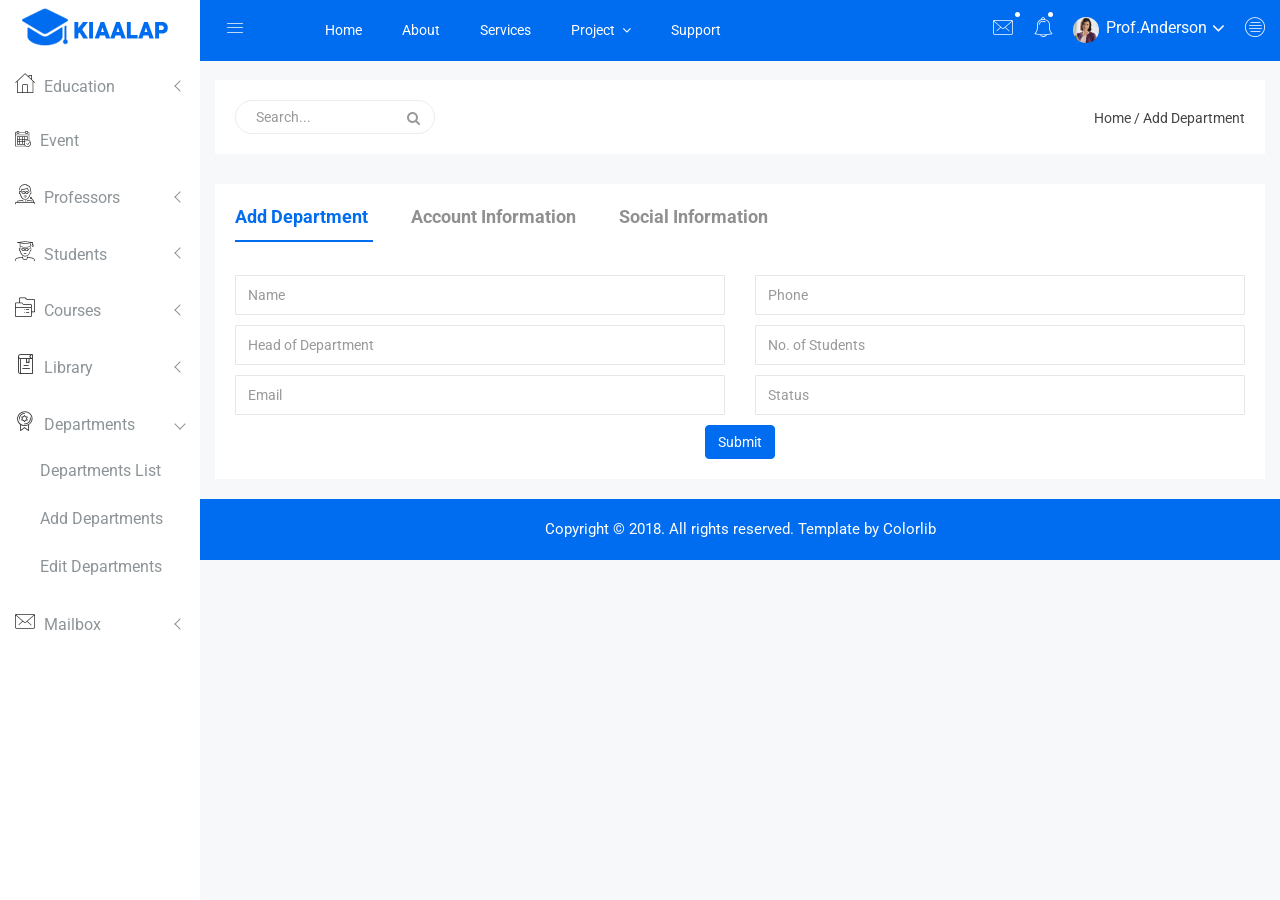
<file: site/painel/add-department.html>
<!doctype html>
<html class="no-js" lang="en">

<head>
    <meta charset="utf-8">
    <meta http-equiv="x-ua-compatible" content="ie=edge">
    <title>Add Department | Kiaalap - Kiaalap Admin Template</title>
    <meta name="description" content="">
    <meta name="viewport" content="width=device-width, initial-scale=1">
    <!-- favicon
		============================================ -->
    <link rel="shortcut icon" type="image/x-icon" href="img/favicon.ico">
    <!-- Google Fonts
		============================================ -->
    <link href="https://fonts.googleapis.com/css?family=Roboto:100,300,400,700,900" rel="stylesheet">
    <!-- Bootstrap CSS
		============================================ -->
    <link rel="stylesheet" href="css/bootstrap.min.css">
    <!-- Bootstrap CSS
		============================================ -->
    <link rel="stylesheet" href="css/font-awesome.min.css">
    <!-- owl.carousel CSS
		============================================ -->
    <link rel="stylesheet" href="css/owl.carousel.css">
    <link rel="stylesheet" href="css/owl.theme.css">
    <link rel="stylesheet" href="css/owl.transitions.css">
    <!-- animate CSS
		============================================ -->
    <link rel="stylesheet" href="css/animate.css">
    <!-- normalize CSS
		============================================ -->
    <link rel="stylesheet" href="css/normalize.css">
    <!-- meanmenu icon CSS
		============================================ -->
    <link rel="stylesheet" href="css/meanmenu.min.css">
    <!-- main CSS
		============================================ -->
    <link rel="stylesheet" href="css/main.css">
    <!-- educate icon CSS
		============================================ -->
    <link rel="stylesheet" href="css/educate-custon-icon.css">
    <!-- morrisjs CSS
		============================================ -->
    <link rel="stylesheet" href="css/morrisjs/morris.css">
    <!-- mCustomScrollbar CSS
		============================================ -->
    <link rel="stylesheet" href="css/scrollbar/jquery.mCustomScrollbar.min.css">
    <!-- metisMenu CSS
		============================================ -->
    <link rel="stylesheet" href="css/metisMenu/metisMenu.min.css">
    <link rel="stylesheet" href="css/metisMenu/metisMenu-vertical.css">
    <!-- calendar CSS
		============================================ -->
    <link rel="stylesheet" href="css/calendar/fullcalendar.min.css">
    <link rel="stylesheet" href="css/calendar/fullcalendar.print.min.css">
    <!-- forms CSS
		============================================ -->
    <link rel="stylesheet" href="css/form/all-type-forms.css">
    <!-- style CSS
		============================================ -->
    <link rel="stylesheet" href="style.css">
    <!-- responsive CSS
		============================================ -->
    <link rel="stylesheet" href="css/responsive.css">
    <!-- modernizr JS
		============================================ -->
    <script src="js/vendor/modernizr-2.8.3.min.js"></script>
</head>

<body>
    <!--[if lt IE 8]>
		<p class="browserupgrade">You are using an <strong>outdated</strong> browser. Please <a href="http://browsehappy.com/">upgrade your browser</a> to improve your experience.</p>
	<![endif]-->
    <!-- Start Left menu area -->
    <div class="left-sidebar-pro">
        <nav id="sidebar" class="">
            <div class="sidebar-header">
                <a href="index.html"><img class="main-logo" src="img/logo/logo.png" alt="" /></a>
                <strong><a href="index.html"><img src="img/logo/logosn.png" alt="" /></a></strong>
            </div>
            <div class="left-custom-menu-adp-wrap comment-scrollbar">
                <nav class="sidebar-nav left-sidebar-menu-pro">
                    <ul class="metismenu" id="menu1">
                        <li>
                            <a class="has-arrow" href="index.html">
								   <span class="educate-icon educate-home icon-wrap"></span>
								   <span class="mini-click-non">Education</span>
								</a>
                            <ul class="submenu-angle" aria-expanded="true">
                                <li><a title="Dashboard v.1" href="index.html"><span class="mini-sub-pro">Dashboard v.1</span></a></li>
                                <li><a title="Dashboard v.2" href="index-1.html"><span class="mini-sub-pro">Dashboard v.2</span></a></li>
                                <li><a title="Dashboard v.3" href="index-2.html"><span class="mini-sub-pro">Dashboard v.3</span></a></li>
                                <li><a title="Analytics" href="analytics.html"><span class="mini-sub-pro">Analytics</span></a></li>
                                <li><a title="Widgets" href="widgets.html"><span class="mini-sub-pro">Widgets</span></a></li>
                            </ul>
                        </li>
                        <li>
                            <a title="Landing Page" href="events.html" aria-expanded="false"><span class="educate-icon educate-event icon-wrap sub-icon-mg" aria-hidden="true"></span> <span class="mini-click-non">Event</span></a>
                        </li>
                        <li>
                            <a class="has-arrow" href="all-professors.html" aria-expanded="false"><span class="educate-icon educate-professor icon-wrap"></span> <span class="mini-click-non">Professors</span></a>
                            <ul class="submenu-angle" aria-expanded="false">
                                <li><a title="All Professors" href="all-professors.html"><span class="mini-sub-pro">All Professors</span></a></li>
                                <li><a title="Add Professor" href="add-professor.html"><span class="mini-sub-pro">Add Professor</span></a></li>
                                <li><a title="Edit Professor" href="edit-professor.html"><span class="mini-sub-pro">Edit Professor</span></a></li>
                                <li><a title="Professor Profile" href="professor-profile.html"><span class="mini-sub-pro">Professor Profile</span></a></li>
                            </ul>
                        </li>
                        <li>
                            <a class="has-arrow" href="all-students.html" aria-expanded="false"><span class="educate-icon educate-student icon-wrap"></span> <span class="mini-click-non">Students</span></a>
                            <ul class="submenu-angle" aria-expanded="false">
                                <li><a title="All Students" href="all-students.html"><span class="mini-sub-pro">All Students</span></a></li>
                                <li><a title="Add Students" href="add-student.html"><span class="mini-sub-pro">Add Student</span></a></li>
                                <li><a title="Edit Students" href="edit-student.html"><span class="mini-sub-pro">Edit Student</span></a></li>
                                <li><a title="Students Profile" href="student-profile.html"><span class="mini-sub-pro">Student Profile</span></a></li>
                            </ul>
                        </li>
                        <li>
                            <a class="has-arrow" href="all-courses.html" aria-expanded="false"><span class="educate-icon educate-course icon-wrap"></span> <span class="mini-click-non">Courses</span></a>
                            <ul class="submenu-angle" aria-expanded="false">
                                <li><a title="All Courses" href="all-courses.html"><span class="mini-sub-pro">All Courses</span></a></li>
                                <li><a title="Add Courses" href="add-course.html"><span class="mini-sub-pro">Add Course</span></a></li>
                                <li><a title="Edit Courses" href="edit-course.html"><span class="mini-sub-pro">Edit Course</span></a></li>
                                <li><a title="Courses Profile" href="course-info.html"><span class="mini-sub-pro">Courses Info</span></a></li>
                                <li><a title="course Payment" href="course-payment.html"><span class="mini-sub-pro">Courses Payment</span></a></li>
                            </ul>
                        </li>
                        <li>
                            <a class="has-arrow" href="all-courses.html" aria-expanded="false"><span class="educate-icon educate-library icon-wrap"></span> <span class="mini-click-non">Library</span></a>
                            <ul class="submenu-angle" aria-expanded="false">
                                <li><a title="All Library" href="library-assets.html"><span class="mini-sub-pro">Library Assets</span></a></li>
                                <li><a title="Add Library" href="add-library-assets.html"><span class="mini-sub-pro">Add Library Asset</span></a></li>
                                <li><a title="Edit Library" href="edit-library-assets.html"><span class="mini-sub-pro">Edit Library Asset</span></a></li>
                            </ul>
                        </li>
                        <li class="active">
                            <a class="has-arrow" href="all-courses.html" aria-expanded="false"><span class="educate-icon educate-department icon-wrap"></span> <span class="mini-click-non">Departments</span></a>
                            <ul class="submenu-angle" aria-expanded="false">
                                <li><a title="Departments List" href="departments.html"><span class="mini-sub-pro">Departments List</span></a></li>
                                <li><a title="Add Departments" href="add-department.html"><span class="mini-sub-pro">Add Departments</span></a></li>
                                <li><a title="Edit Departments" href="edit-department.html"><span class="mini-sub-pro">Edit Departments</span></a></li>
                            </ul>
                        </li>
                        <li>
                            <a class="has-arrow" href="mailbox.html" aria-expanded="false"><span class="educate-icon educate-message icon-wrap"></span> <span class="mini-click-non">Mailbox</span></a>
                            <ul class="submenu-angle" aria-expanded="false">
                                <li><a title="Inbox" href="mailbox.html"><span class="mini-sub-pro">Inbox</span></a></li>
                                <li><a title="View Mail" href="mailbox-view.html"><span class="mini-sub-pro">View Mail</span></a></li>
                                <li><a title="Compose Mail" href="mailbox-compose.html"><span class="mini-sub-pro">Compose Mail</span></a></li>
                            </ul>
                        </li>
                        <li>
                            <a class="has-arrow" href="mailbox.html" aria-expanded="false"><span class="educate-icon educate-interface icon-wrap"></span> <span class="mini-click-non">Interface</span></a>
                            <ul class="submenu-angle interface-mini-nb-dp" aria-expanded="false">
                                <li><a title="Google Map" href="google-map.html"><span class="mini-sub-pro">Google Map</span></a></li>
                                <li><a title="Data Maps" href="data-maps.html"><span class="mini-sub-pro">Data Maps</span></a></li>
                                <li><a title="Pdf Viewer" href="pdf-viewer.html"><span class="mini-sub-pro">Pdf Viewer</span></a></li>
                                <li><a title="X-Editable" href="x-editable.html"><span class="mini-sub-pro">X-Editable</span></a></li>
                                <li><a title="Code Editor" href="code-editor.html"><span class="mini-sub-pro">Code Editor</span></a></li>
                                <li><a title="Tree View" href="tree-view.html"><span class="mini-sub-pro">Tree View</span></a></li>
                                <li><a title="Preloader" href="preloader.html"><span class="mini-sub-pro">Preloader</span></a></li>
                                <li><a title="Images Cropper" href="images-cropper.html"><span class="mini-sub-pro">Images Cropper</span></a></li>
                            </ul>
                        </li>
                        <li>
                            <a class="has-arrow" href="mailbox.html" aria-expanded="false"><span class="educate-icon educate-charts icon-wrap"></span> <span class="mini-click-non">Charts</span></a>
                            <ul class="submenu-angle chart-mini-nb-dp" aria-expanded="false">
                                <li><a title="Bar Charts" href="bar-charts.html"><span class="mini-sub-pro">Bar Charts</span></a></li>
                                <li><a title="Line Charts" href="line-charts.html"><span class="mini-sub-pro">Line Charts</span></a></li>
                                <li><a title="Area Charts" href="area-charts.html"><span class="mini-sub-pro">Area Charts</span></a></li>
                                <li><a title="Rounded Charts" href="rounded-chart.html"><span class="mini-sub-pro">Rounded Charts</span></a></li>
                                <li><a title="C3 Charts" href="c3.html"><span class="mini-sub-pro">C3 Charts</span></a></li>
                                <li><a title="Sparkline Charts" href="sparkline.html"><span class="mini-sub-pro">Sparkline Charts</span></a></li>
                                <li><a title="Peity Charts" href="peity.html"><span class="mini-sub-pro">Peity Charts</span></a></li>
                            </ul>
                        </li>
                        <li>
                            <a class="has-arrow" href="mailbox.html" aria-expanded="false"><span class="educate-icon educate-data-table icon-wrap"></span> <span class="mini-click-non">Data Tables</span></a>
                            <ul class="submenu-angle" aria-expanded="false">
                                <li><a title="Peity Charts" href="static-table.html"><span class="mini-sub-pro">Static Table</span></a></li>
                                <li><a title="Data Table" href="data-table.html"><span class="mini-sub-pro">Data Table</span></a></li>
                            </ul>
                        </li>
                        <li>
                            <a class="has-arrow" href="mailbox.html" aria-expanded="false"><span class="educate-icon educate-form icon-wrap"></span> <span class="mini-click-non">Forms Elements</span></a>
                            <ul class="submenu-angle form-mini-nb-dp" aria-expanded="false">
                                <li><a title="Basic Form Elements" href="basic-form-element.html"><span class="mini-sub-pro">Bc Form Elements</span></a></li>
                                <li><a title="Advance Form Elements" href="advance-form-element.html"><span class="mini-sub-pro">Ad Form Elements</span></a></li>
                                <li><a title="Password Meter" href="password-meter.html"><span class="mini-sub-pro">Password Meter</span></a></li>
                                <li><a title="Multi Upload" href="multi-upload.html"><span class="mini-sub-pro">Multi Upload</span></a></li>
                                <li><a title="Text Editor" href="tinymc.html"><span class="mini-sub-pro">Text Editor</span></a></li>
                                <li><a title="Dual List Box" href="dual-list-box.html"><span class="mini-sub-pro">Dual List Box</span></a></li>
                            </ul>
                        </li>
                        <li>
                            <a class="has-arrow" href="mailbox.html" aria-expanded="false"><span class="educate-icon educate-apps icon-wrap"></span> <span class="mini-click-non">App views</span></a>
                            <ul class="submenu-angle app-mini-nb-dp" aria-expanded="false">
                                <li><a title="Notifications" href="notifications.html"><span class="mini-sub-pro">Notifications</span></a></li>
                                <li><a title="Alerts" href="alerts.html"><span class="mini-sub-pro">Alerts</span></a></li>
                                <li><a title="Modals" href="modals.html"><span class="mini-sub-pro">Modals</span></a></li>
                                <li><a title="Buttons" href="buttons.html"><span class="mini-sub-pro">Buttons</span></a></li>
                                <li><a title="Tabs" href="tabs.html"><span class="mini-sub-pro">Tabs</span></a></li>
                                <li><a title="Accordion" href="accordion.html"><span class="mini-sub-pro">Accordion</span></a></li>
                            </ul>
                        </li>
                        <li id="removable">
                            <a class="has-arrow" href="#" aria-expanded="false"><span class="educate-icon educate-pages icon-wrap"></span> <span class="mini-click-non">Pages</span></a>
                            <ul class="submenu-angle page-mini-nb-dp" aria-expanded="false">
                                <li><a title="Login" href="login.html"><span class="mini-sub-pro">Login</span></a></li>
                                <li><a title="Register" href="register.html"><span class="mini-sub-pro">Register</span></a></li>
                                <li><a title="Lock" href="lock.html"><span class="mini-sub-pro">Lock</span></a></li>
                                <li><a title="Password Recovery" href="password-recovery.html"><span class="mini-sub-pro">Password Recovery</span></a></li>
                                <li><a title="404 Page" href="404.html"><span class="mini-sub-pro">404 Page</span></a></li>
                                <li><a title="500 Page" href="500.html"><span class="mini-sub-pro">500 Page</span></a></li>
                            </ul>
                        </li>
                    </ul>
                </nav>
            </div>
        </nav>
    </div>
    <!-- End Left menu area -->
    <!-- Start Welcome area -->
    <div class="all-content-wrapper">
        <div class="container-fluid">
            <div class="row">
                <div class="col-lg-12 col-md-12 col-sm-12 col-xs-12">
                    <div class="logo-pro">
                        <a href="index.html"><img class="main-logo" src="img/logo/logo.png" alt="" /></a>
                    </div>
                </div>
            </div>
        </div>
        <div class="header-advance-area">
            <div class="header-top-area">
                <div class="container-fluid">
                    <div class="row">
                        <div class="col-lg-12 col-md-12 col-sm-12 col-xs-12">
                            <div class="header-top-wraper">
                                <div class="row">
                                    <div class="col-lg-1 col-md-0 col-sm-1 col-xs-12">
                                        <div class="menu-switcher-pro">
                                            <button type="button" id="sidebarCollapse" class="btn bar-button-pro header-drl-controller-btn btn-info navbar-btn">
													<i class="educate-icon educate-nav"></i>
												</button>
                                        </div>
                                    </div>
                                    <div class="col-lg-6 col-md-7 col-sm-6 col-xs-12">
                                        <div class="header-top-menu tabl-d-n">
                                            <ul class="nav navbar-nav mai-top-nav">
                                                <li class="nav-item"><a href="#" class="nav-link">Home</a>
                                                </li>
                                                <li class="nav-item"><a href="#" class="nav-link">About</a>
                                                </li>
                                                <li class="nav-item"><a href="#" class="nav-link">Services</a>
                                                </li>
                                                <li class="nav-item dropdown res-dis-nn">
                                                    <a href="#" data-toggle="dropdown" role="button" aria-expanded="false" class="nav-link dropdown-toggle">Project <span class="angle-down-topmenu"><i class="fa fa-angle-down"></i></span></a>
                                                    <div role="menu" class="dropdown-menu animated zoomIn">
                                                        <a href="#" class="dropdown-item">Documentation</a>
                                                        <a href="#" class="dropdown-item">Expert Backend</a>
                                                        <a href="#" class="dropdown-item">Expert FrontEnd</a>
                                                        <a href="#" class="dropdown-item">Contact Support</a>
                                                    </div>
                                                </li>
                                                <li class="nav-item"><a href="#" class="nav-link">Support</a>
                                                </li>
                                            </ul>
                                        </div>
                                    </div>
                                    <div class="col-lg-5 col-md-5 col-sm-12 col-xs-12">
                                        <div class="header-right-info">
                                            <ul class="nav navbar-nav mai-top-nav header-right-menu">
                                                <li class="nav-item dropdown">
                                                    <a href="#" data-toggle="dropdown" role="button" aria-expanded="false" class="nav-link dropdown-toggle"><i class="educate-icon educate-message edu-chat-pro" aria-hidden="true"></i><span class="indicator-ms"></span></a>
                                                    <div role="menu" class="author-message-top dropdown-menu animated zoomIn">
                                                        <div class="message-single-top">
                                                            <h1>Message</h1>
                                                        </div>
                                                        <ul class="message-menu">
                                                            <li>
                                                                <a href="#">
                                                                    <div class="message-img">
                                                                        <img src="img/contact/1.jpg" alt="">
                                                                    </div>
                                                                    <div class="message-content">
                                                                        <span class="message-date">16 Sept</span>
                                                                        <h2>Advanda Cro</h2>
                                                                        <p>Please done this project as soon possible.</p>
                                                                    </div>
                                                                </a>
                                                            </li>
                                                            <li>
                                                                <a href="#">
                                                                    <div class="message-img">
                                                                        <img src="img/contact/4.jpg" alt="">
                                                                    </div>
                                                                    <div class="message-content">
                                                                        <span class="message-date">16 Sept</span>
                                                                        <h2>Sulaiman din</h2>
                                                                        <p>Please done this project as soon possible.</p>
                                                                    </div>
                                                                </a>
                                                            </li>
                                                            <li>
                                                                <a href="#">
                                                                    <div class="message-img">
                                                                        <img src="img/contact/3.jpg" alt="">
                                                                    </div>
                                                                    <div class="message-content">
                                                                        <span class="message-date">16 Sept</span>
                                                                        <h2>Victor Jara</h2>
                                                                        <p>Please done this project as soon possible.</p>
                                                                    </div>
                                                                </a>
                                                            </li>
                                                            <li>
                                                                <a href="#">
                                                                    <div class="message-img">
                                                                        <img src="img/contact/2.jpg" alt="">
                                                                    </div>
                                                                    <div class="message-content">
                                                                        <span class="message-date">16 Sept</span>
                                                                        <h2>Victor Jara</h2>
                                                                        <p>Please done this project as soon possible.</p>
                                                                    </div>
                                                                </a>
                                                            </li>
                                                        </ul>
                                                        <div class="message-view">
                                                            <a href="#">View All Messages</a>
                                                        </div>
                                                    </div>
                                                </li>
                                                <li class="nav-item"><a href="#" data-toggle="dropdown" role="button" aria-expanded="false" class="nav-link dropdown-toggle"><i class="educate-icon educate-bell" aria-hidden="true"></i><span class="indicator-nt"></span></a>
                                                    <div role="menu" class="notification-author dropdown-menu animated zoomIn">
                                                        <div class="notification-single-top">
                                                            <h1>Notifications</h1>
                                                        </div>
                                                        <ul class="notification-menu">
                                                            <li>
                                                                <a href="#">
                                                                    <div class="notification-icon">
                                                                        <i class="educate-icon educate-checked edu-checked-pro admin-check-pro" aria-hidden="true"></i>
                                                                    </div>
                                                                    <div class="notification-content">
                                                                        <span class="notification-date">16 Sept</span>
                                                                        <h2>Advanda Cro</h2>
                                                                        <p>Please done this project as soon possible.</p>
                                                                    </div>
                                                                </a>
                                                            </li>
                                                            <li>
                                                                <a href="#">
                                                                    <div class="notification-icon">
                                                                        <i class="fa fa-cloud edu-cloud-computing-down" aria-hidden="true"></i>
                                                                    </div>
                                                                    <div class="notification-content">
                                                                        <span class="notification-date">16 Sept</span>
                                                                        <h2>Sulaiman din</h2>
                                                                        <p>Please done this project as soon possible.</p>
                                                                    </div>
                                                                </a>
                                                            </li>
                                                            <li>
                                                                <a href="#">
                                                                    <div class="notification-icon">
                                                                        <i class="fa fa-eraser edu-shield" aria-hidden="true"></i>
                                                                    </div>
                                                                    <div class="notification-content">
                                                                        <span class="notification-date">16 Sept</span>
                                                                        <h2>Victor Jara</h2>
                                                                        <p>Please done this project as soon possible.</p>
                                                                    </div>
                                                                </a>
                                                            </li>
                                                            <li>
                                                                <a href="#">
                                                                    <div class="notification-icon">
                                                                        <i class="fa fa-line-chart edu-analytics-arrow" aria-hidden="true"></i>
                                                                    </div>
                                                                    <div class="notification-content">
                                                                        <span class="notification-date">16 Sept</span>
                                                                        <h2>Victor Jara</h2>
                                                                        <p>Please done this project as soon possible.</p>
                                                                    </div>
                                                                </a>
                                                            </li>
                                                        </ul>
                                                        <div class="notification-view">
                                                            <a href="#">View All Notification</a>
                                                        </div>
                                                    </div>
                                                </li>
                                                <li class="nav-item">
                                                    <a href="#" data-toggle="dropdown" role="button" aria-expanded="false" class="nav-link dropdown-toggle">
															<img src="img/product/pro4.jpg" alt="" />
															<span class="admin-name">Prof.Anderson</span>
															<i class="fa fa-angle-down edu-icon edu-down-arrow"></i>
														</a>
                                                    <ul role="menu" class="dropdown-header-top author-log dropdown-menu animated zoomIn">
                                                        <li><a href="#"><span class="edu-icon edu-home-admin author-log-ic"></span>My Account</a>
                                                        </li>
                                                        <li><a href="#"><span class="edu-icon edu-user-rounded author-log-ic"></span>My Profile</a>
                                                        </li>
                                                        <li><a href="#"><span class="edu-icon edu-money author-log-ic"></span>User Billing</a>
                                                        </li>
                                                        <li><a href="#"><span class="edu-icon edu-settings author-log-ic"></span>Settings</a>
                                                        </li>
                                                        <li><a href="#"><span class="edu-icon edu-locked author-log-ic"></span>Log Out</a>
                                                        </li>
                                                    </ul>
                                                </li>
                                                <li class="nav-item nav-setting-open"><a href="#" data-toggle="dropdown" role="button" aria-expanded="false" class="nav-link dropdown-toggle"><i class="educate-icon educate-menu"></i></a>

                                                    <div role="menu" class="admintab-wrap menu-setting-wrap menu-setting-wrap-bg dropdown-menu animated zoomIn">
                                                        <ul class="nav nav-tabs custon-set-tab">
                                                            <li class="active"><a data-toggle="tab" href="#Notes">Notes</a>
                                                            </li>
                                                            <li><a data-toggle="tab" href="#Projects">Projects</a>
                                                            </li>
                                                            <li><a data-toggle="tab" href="#Settings">Settings</a>
                                                            </li>
                                                        </ul>

                                                        <div class="tab-content custom-bdr-nt">
                                                            <div id="Notes" class="tab-pane fade in active">
                                                                <div class="notes-area-wrap">
                                                                    <div class="note-heading-indicate">
                                                                        <h2><i class="fa fa-comments-o"></i> Latest Notes</h2>
                                                                        <p>You have 10 new message.</p>
                                                                    </div>
                                                                    <div class="notes-list-area notes-menu-scrollbar">
                                                                        <ul class="notes-menu-list">
                                                                            <li>
                                                                                <a href="#">
                                                                                    <div class="notes-list-flow">
                                                                                        <div class="notes-img">
                                                                                            <img src="img/contact/4.jpg" alt="" />
                                                                                        </div>
                                                                                        <div class="notes-content">
                                                                                            <p> The point of using Lorem Ipsum is that it has a more-or-less normal.</p>
                                                                                            <span>Yesterday 2:45 pm</span>
                                                                                        </div>
                                                                                    </div>
                                                                                </a>
                                                                            </li>
                                                                            <li>
                                                                                <a href="#">
                                                                                    <div class="notes-list-flow">
                                                                                        <div class="notes-img">
                                                                                            <img src="img/contact/1.jpg" alt="" />
                                                                                        </div>
                                                                                        <div class="notes-content">
                                                                                            <p> The point of using Lorem Ipsum is that it has a more-or-less normal.</p>
                                                                                            <span>Yesterday 2:45 pm</span>
                                                                                        </div>
                                                                                    </div>
                                                                                </a>
                                                                            </li>
                                                                            <li>
                                                                                <a href="#">
                                                                                    <div class="notes-list-flow">
                                                                                        <div class="notes-img">
                                                                                            <img src="img/contact/2.jpg" alt="" />
                                                                                        </div>
                                                                                        <div class="notes-content">
                                                                                            <p> The point of using Lorem Ipsum is that it has a more-or-less normal.</p>
                                                                                            <span>Yesterday 2:45 pm</span>
                                                                                        </div>
                                                                                    </div>
                                                                                </a>
                                                                            </li>
                                                                            <li>
                                                                                <a href="#">
                                                                                    <div class="notes-list-flow">
                                                                                        <div class="notes-img">
                                                                                            <img src="img/contact/3.jpg" alt="" />
                                                                                        </div>
                                                                                        <div class="notes-content">
                                                                                            <p> The point of using Lorem Ipsum is that it has a more-or-less normal.</p>
                                                                                            <span>Yesterday 2:45 pm</span>
                                                                                        </div>
                                                                                    </div>
                                                                                </a>
                                                                            </li>
                                                                            <li>
                                                                                <a href="#">
                                                                                    <div class="notes-list-flow">
                                                                                        <div class="notes-img">
                                                                                            <img src="img/contact/4.jpg" alt="" />
                                                                                        </div>
                                                                                        <div class="notes-content">
                                                                                            <p> The point of using Lorem Ipsum is that it has a more-or-less normal.</p>
                                                                                            <span>Yesterday 2:45 pm</span>
                                                                                        </div>
                                                                                    </div>
                                                                                </a>
                                                                            </li>
                                                                            <li>
                                                                                <a href="#">
                                                                                    <div class="notes-list-flow">
                                                                                        <div class="notes-img">
                                                                                            <img src="img/contact/1.jpg" alt="" />
                                                                                        </div>
                                                                                        <div class="notes-content">
                                                                                            <p> The point of using Lorem Ipsum is that it has a more-or-less normal.</p>
                                                                                            <span>Yesterday 2:45 pm</span>
                                                                                        </div>
                                                                                    </div>
                                                                                </a>
                                                                            </li>
                                                                            <li>
                                                                                <a href="#">
                                                                                    <div class="notes-list-flow">
                                                                                        <div class="notes-img">
                                                                                            <img src="img/contact/2.jpg" alt="" />
                                                                                        </div>
                                                                                        <div class="notes-content">
                                                                                            <p> The point of using Lorem Ipsum is that it has a more-or-less normal.</p>
                                                                                            <span>Yesterday 2:45 pm</span>
                                                                                        </div>
                                                                                    </div>
                                                                                </a>
                                                                            </li>
                                                                            <li>
                                                                                <a href="#">
                                                                                    <div class="notes-list-flow">
                                                                                        <div class="notes-img">
                                                                                            <img src="img/contact/1.jpg" alt="" />
                                                                                        </div>
                                                                                        <div class="notes-content">
                                                                                            <p> The point of using Lorem Ipsum is that it has a more-or-less normal.</p>
                                                                                            <span>Yesterday 2:45 pm</span>
                                                                                        </div>
                                                                                    </div>
                                                                                </a>
                                                                            </li>
                                                                            <li>
                                                                                <a href="#">
                                                                                    <div class="notes-list-flow">
                                                                                        <div class="notes-img">
                                                                                            <img src="img/contact/2.jpg" alt="" />
                                                                                        </div>
                                                                                        <div class="notes-content">
                                                                                            <p> The point of using Lorem Ipsum is that it has a more-or-less normal.</p>
                                                                                            <span>Yesterday 2:45 pm</span>
                                                                                        </div>
                                                                                    </div>
                                                                                </a>
                                                                            </li>
                                                                            <li>
                                                                                <a href="#">
                                                                                    <div class="notes-list-flow">
                                                                                        <div class="notes-img">
                                                                                            <img src="img/contact/3.jpg" alt="" />
                                                                                        </div>
                                                                                        <div class="notes-content">
                                                                                            <p> The point of using Lorem Ipsum is that it has a more-or-less normal.</p>
                                                                                            <span>Yesterday 2:45 pm</span>
                                                                                        </div>
                                                                                    </div>
                                                                                </a>
                                                                            </li>
                                                                        </ul>
                                                                    </div>
                                                                </div>
                                                            </div>
                                                            <div id="Projects" class="tab-pane fade">
                                                                <div class="projects-settings-wrap">
                                                                    <div class="note-heading-indicate">
                                                                        <h2><i class="fa fa-cube"></i> Latest projects</h2>
                                                                        <p> You have 20 projects. 5 not completed.</p>
                                                                    </div>
                                                                    <div class="project-st-list-area project-st-menu-scrollbar">
                                                                        <ul class="projects-st-menu-list">
                                                                            <li>
                                                                                <a href="#">
                                                                                    <div class="project-list-flow">
                                                                                        <div class="projects-st-heading">
                                                                                            <h2>Web Development</h2>
                                                                                            <p> The point of using Lorem Ipsum is that it has a more or less normal.</p>
                                                                                            <span class="project-st-time">1 hours ago</span>
                                                                                        </div>
                                                                                        <div class="projects-st-content">
                                                                                            <p>Completion with: 28%</p>
                                                                                            <div class="progress progress-mini">
                                                                                                <div style="width: 28%;" class="progress-bar progress-bar-danger hd-tp-1"></div>
                                                                                            </div>
                                                                                            <p>Project end: 4:00 pm - 12.06.2014</p>
                                                                                        </div>
                                                                                    </div>
                                                                                </a>
                                                                            </li>
                                                                            <li>
                                                                                <a href="#">
                                                                                    <div class="project-list-flow">
                                                                                        <div class="projects-st-heading">
                                                                                            <h2>Software Development</h2>
                                                                                            <p> The point of using Lorem Ipsum is that it has a more or less normal.</p>
                                                                                            <span class="project-st-time">2 hours ago</span>
                                                                                        </div>
                                                                                        <div class="projects-st-content project-rating-cl">
                                                                                            <p>Completion with: 68%</p>
                                                                                            <div class="progress progress-mini">
                                                                                                <div style="width: 68%;" class="progress-bar hd-tp-2"></div>
                                                                                            </div>
                                                                                            <p>Project end: 4:00 pm - 12.06.2014</p>
                                                                                        </div>
                                                                                    </div>
                                                                                </a>
                                                                            </li>
                                                                            <li>
                                                                                <a href="#">
                                                                                    <div class="project-list-flow">
                                                                                        <div class="projects-st-heading">
                                                                                            <h2>Graphic Design</h2>
                                                                                            <p> The point of using Lorem Ipsum is that it has a more or less normal.</p>
                                                                                            <span class="project-st-time">3 hours ago</span>
                                                                                        </div>
                                                                                        <div class="projects-st-content">
                                                                                            <p>Completion with: 78%</p>
                                                                                            <div class="progress progress-mini">
                                                                                                <div style="width: 78%;" class="progress-bar hd-tp-3"></div>
                                                                                            </div>
                                                                                            <p>Project end: 4:00 pm - 12.06.2014</p>
                                                                                        </div>
                                                                                    </div>
                                                                                </a>
                                                                            </li>
                                                                            <li>
                                                                                <a href="#">
                                                                                    <div class="project-list-flow">
                                                                                        <div class="projects-st-heading">
                                                                                            <h2>Web Design</h2>
                                                                                            <p> The point of using Lorem Ipsum is that it has a more or less normal.</p>
                                                                                            <span class="project-st-time">4 hours ago</span>
                                                                                        </div>
                                                                                        <div class="projects-st-content project-rating-cl2">
                                                                                            <p>Completion with: 38%</p>
                                                                                            <div class="progress progress-mini">
                                                                                                <div style="width: 38%;" class="progress-bar progress-bar-danger hd-tp-4"></div>
                                                                                            </div>
                                                                                            <p>Project end: 4:00 pm - 12.06.2014</p>
                                                                                        </div>
                                                                                    </div>
                                                                                </a>
                                                                            </li>
                                                                            <li>
                                                                                <a href="#">
                                                                                    <div class="project-list-flow">
                                                                                        <div class="projects-st-heading">
                                                                                            <h2>Business Card</h2>
                                                                                            <p> The point of using Lorem Ipsum is that it has a more or less normal.</p>
                                                                                            <span class="project-st-time">5 hours ago</span>
                                                                                        </div>
                                                                                        <div class="projects-st-content">
                                                                                            <p>Completion with: 28%</p>
                                                                                            <div class="progress progress-mini">
                                                                                                <div style="width: 28%;" class="progress-bar progress-bar-danger hd-tp-5"></div>
                                                                                            </div>
                                                                                            <p>Project end: 4:00 pm - 12.06.2014</p>
                                                                                        </div>
                                                                                    </div>
                                                                                </a>
                                                                            </li>
                                                                            <li>
                                                                                <a href="#">
                                                                                    <div class="project-list-flow">
                                                                                        <div class="projects-st-heading">
                                                                                            <h2>Ecommerce Business</h2>
                                                                                            <p> The point of using Lorem Ipsum is that it has a more or less normal.</p>
                                                                                            <span class="project-st-time">6 hours ago</span>
                                                                                        </div>
                                                                                        <div class="projects-st-content project-rating-cl">
                                                                                            <p>Completion with: 68%</p>
                                                                                            <div class="progress progress-mini">
                                                                                                <div style="width: 68%;" class="progress-bar hd-tp-6"></div>
                                                                                            </div>
                                                                                            <p>Project end: 4:00 pm - 12.06.2014</p>
                                                                                        </div>
                                                                                    </div>
                                                                                </a>
                                                                            </li>
                                                                            <li>
                                                                                <a href="#">
                                                                                    <div class="project-list-flow">
                                                                                        <div class="projects-st-heading">
                                                                                            <h2>Woocommerce Plugin</h2>
                                                                                            <p> The point of using Lorem Ipsum is that it has a more or less normal.</p>
                                                                                            <span class="project-st-time">7 hours ago</span>
                                                                                        </div>
                                                                                        <div class="projects-st-content">
                                                                                            <p>Completion with: 78%</p>
                                                                                            <div class="progress progress-mini">
                                                                                                <div style="width: 78%;" class="progress-bar"></div>
                                                                                            </div>
                                                                                            <p>Project end: 4:00 pm - 12.06.2014</p>
                                                                                        </div>
                                                                                    </div>
                                                                                </a>
                                                                            </li>
                                                                            <li>
                                                                                <a href="#">
                                                                                    <div class="project-list-flow">
                                                                                        <div class="projects-st-heading">
                                                                                            <h2>Wordpress Theme</h2>
                                                                                            <p> The point of using Lorem Ipsum is that it has a more or less normal.</p>
                                                                                            <span class="project-st-time">9 hours ago</span>
                                                                                        </div>
                                                                                        <div class="projects-st-content project-rating-cl2">
                                                                                            <p>Completion with: 38%</p>
                                                                                            <div class="progress progress-mini">
                                                                                                <div style="width: 38%;" class="progress-bar progress-bar-danger"></div>
                                                                                            </div>
                                                                                            <p>Project end: 4:00 pm - 12.06.2014</p>
                                                                                        </div>
                                                                                    </div>
                                                                                </a>
                                                                            </li>
                                                                        </ul>
                                                                    </div>
                                                                </div>
                                                            </div>
                                                            <div id="Settings" class="tab-pane fade">
                                                                <div class="setting-panel-area">
                                                                    <div class="note-heading-indicate">
                                                                        <h2><i class="fa fa-gears"></i> Settings Panel</h2>
                                                                        <p> You have 20 Settings. 5 not completed.</p>
                                                                    </div>
                                                                    <ul class="setting-panel-list">
                                                                        <li>
                                                                            <div class="checkbox-setting-pro">
                                                                                <div class="checkbox-title-pro">
                                                                                    <h2>Show notifications</h2>
                                                                                    <div class="ts-custom-check">
                                                                                        <div class="onoffswitch">
                                                                                            <input type="checkbox" name="collapsemenu" class="onoffswitch-checkbox" id="example">
                                                                                            <label class="onoffswitch-label" for="example">
																									<span class="onoffswitch-inner"></span>
																									<span class="onoffswitch-switch"></span>
																								</label>
                                                                                        </div>
                                                                                    </div>
                                                                                </div>
                                                                            </div>
                                                                        </li>
                                                                        <li>
                                                                            <div class="checkbox-setting-pro">
                                                                                <div class="checkbox-title-pro">
                                                                                    <h2>Disable Chat</h2>
                                                                                    <div class="ts-custom-check">
                                                                                        <div class="onoffswitch">
                                                                                            <input type="checkbox" name="collapsemenu" class="onoffswitch-checkbox" id="example3">
                                                                                            <label class="onoffswitch-label" for="example3">
																									<span class="onoffswitch-inner"></span>
																									<span class="onoffswitch-switch"></span>
																								</label>
                                                                                        </div>
                                                                                    </div>
                                                                                </div>
                                                                            </div>
                                                                        </li>
                                                                        <li>
                                                                            <div class="checkbox-setting-pro">
                                                                                <div class="checkbox-title-pro">
                                                                                    <h2>Enable history</h2>
                                                                                    <div class="ts-custom-check">
                                                                                        <div class="onoffswitch">
                                                                                            <input type="checkbox" name="collapsemenu" class="onoffswitch-checkbox" id="example4">
                                                                                            <label class="onoffswitch-label" for="example4">
																									<span class="onoffswitch-inner"></span>
																									<span class="onoffswitch-switch"></span>
																								</label>
                                                                                        </div>
                                                                                    </div>
                                                                                </div>
                                                                            </div>
                                                                        </li>
                                                                        <li>
                                                                            <div class="checkbox-setting-pro">
                                                                                <div class="checkbox-title-pro">
                                                                                    <h2>Show charts</h2>
                                                                                    <div class="ts-custom-check">
                                                                                        <div class="onoffswitch">
                                                                                            <input type="checkbox" name="collapsemenu" class="onoffswitch-checkbox" id="example7">
                                                                                            <label class="onoffswitch-label" for="example7">
																									<span class="onoffswitch-inner"></span>
																									<span class="onoffswitch-switch"></span>
																								</label>
                                                                                        </div>
                                                                                    </div>
                                                                                </div>
                                                                            </div>
                                                                        </li>
                                                                        <li>
                                                                            <div class="checkbox-setting-pro">
                                                                                <div class="checkbox-title-pro">
                                                                                    <h2>Update everyday</h2>
                                                                                    <div class="ts-custom-check">
                                                                                        <div class="onoffswitch">
                                                                                            <input type="checkbox" name="collapsemenu" checked="" class="onoffswitch-checkbox" id="example2">
                                                                                            <label class="onoffswitch-label" for="example2">
																									<span class="onoffswitch-inner"></span>
																									<span class="onoffswitch-switch"></span>
																								</label>
                                                                                        </div>
                                                                                    </div>
                                                                                </div>
                                                                            </div>
                                                                        </li>
                                                                        <li>
                                                                            <div class="checkbox-setting-pro">
                                                                                <div class="checkbox-title-pro">
                                                                                    <h2>Global search</h2>
                                                                                    <div class="ts-custom-check">
                                                                                        <div class="onoffswitch">
                                                                                            <input type="checkbox" name="collapsemenu" checked="" class="onoffswitch-checkbox" id="example6">
                                                                                            <label class="onoffswitch-label" for="example6">
																									<span class="onoffswitch-inner"></span>
																									<span class="onoffswitch-switch"></span>
																								</label>
                                                                                        </div>
                                                                                    </div>
                                                                                </div>
                                                                            </div>
                                                                        </li>
                                                                        <li>
                                                                            <div class="checkbox-setting-pro">
                                                                                <div class="checkbox-title-pro">
                                                                                    <h2>Offline users</h2>
                                                                                    <div class="ts-custom-check">
                                                                                        <div class="onoffswitch">
                                                                                            <input type="checkbox" name="collapsemenu" checked="" class="onoffswitch-checkbox" id="example5">
                                                                                            <label class="onoffswitch-label" for="example5">
																									<span class="onoffswitch-inner"></span>
																									<span class="onoffswitch-switch"></span>
																								</label>
                                                                                        </div>
                                                                                    </div>
                                                                                </div>
                                                                            </div>
                                                                        </li>
                                                                    </ul>

                                                                </div>
                                                            </div>
                                                        </div>
                                                    </div>
                                                </li>
                                            </ul>
                                        </div>
                                    </div>
                                </div>
                            </div>
                        </div>
                    </div>
                </div>
            </div>
            <!-- Mobile Menu start -->
            <div class="mobile-menu-area">
                <div class="container">
                    <div class="row">
                        <div class="col-lg-12 col-md-12 col-sm-12 col-xs-12">
                            <div class="mobile-menu">
                                <nav id="dropdown">
                                    <ul class="mobile-menu-nav">
                                        <li><a data-toggle="collapse" data-target="#Charts" href="#">Home <span class="admin-project-icon edu-icon edu-down-arrow"></span></a>
                                            <ul class="collapse dropdown-header-top">
                                                <li><a href="index.html">Dashboard v.1</a></li>
                                                <li><a href="index-1.html">Dashboard v.2</a></li>
                                                <li><a href="index-3.html">Dashboard v.3</a></li>
                                                <li><a href="analytics.html">Analytics</a></li>
                                                <li><a href="widgets.html">Widgets</a></li>
                                            </ul>
                                        </li>
                                        <li><a href="events.html">Event</a></li>
                                        <li><a data-toggle="collapse" data-target="#demoevent" href="#">Professors <span class="admin-project-icon edu-icon edu-down-arrow"></span></a>
                                            <ul id="demoevent" class="collapse dropdown-header-top">
                                                <li><a href="all-professors.html">All Professors</a>
                                                </li>
                                                <li><a href="add-professor.html">Add Professor</a>
                                                </li>
                                                <li><a href="edit-professor.html">Edit Professor</a>
                                                </li>
                                                <li><a href="professor-profile.html">Professor Profile</a>
                                                </li>
                                            </ul>
                                        </li>
                                        <li><a data-toggle="collapse" data-target="#demopro" href="#">Students <span class="admin-project-icon edu-icon edu-down-arrow"></span></a>
                                            <ul id="demopro" class="collapse dropdown-header-top">
                                                <li><a href="all-students.html">All Students</a>
                                                </li>
                                                <li><a href="add-student.html">Add Student</a>
                                                </li>
                                                <li><a href="edit-student.html">Edit Student</a>
                                                </li>
                                                <li><a href="student-profile.html">Student Profile</a>
                                                </li>
                                            </ul>
                                        </li>
                                        <li><a data-toggle="collapse" data-target="#democrou" href="#">Courses <span class="admin-project-icon edu-icon edu-down-arrow"></span></a>
                                            <ul id="democrou" class="collapse dropdown-header-top">
                                                <li><a href="all-courses.html">All Courses</a>
                                                </li>
                                                <li><a href="add-course.html">Add Course</a>
                                                </li>
                                                <li><a href="edit-course.html">Edit Course</a>
                                                </li>
                                                <li><a href="course-profile.html">Courses Info</a>
                                                </li>
                                                <li><a href="course-payment.html">Courses Payment</a>
                                                </li>
                                            </ul>
                                        </li>
                                        <li><a data-toggle="collapse" data-target="#demolibra" href="#">Library <span class="admin-project-icon edu-icon edu-down-arrow"></span></a>
                                            <ul id="demolibra" class="collapse dropdown-header-top">
                                                <li><a href="library-assets.html">Library Assets</a>
                                                </li>
                                                <li><a href="add-library-assets.html">Add Library Asset</a>
                                                </li>
                                                <li><a href="edit-library-assets.html">Edit Library Asset</a>
                                                </li>
                                            </ul>
                                        </li>
                                        <li><a data-toggle="collapse" data-target="#demodepart" href="#">Departments <span class="admin-project-icon edu-icon edu-down-arrow"></span></a>
                                            <ul id="demodepart" class="collapse dropdown-header-top">
                                                <li><a href="departments.html">Departments List</a>
                                                </li>
                                                <li><a href="add-department.html">Add Departments</a>
                                                </li>
                                                <li><a href="edit-department.html">Edit Departments</a>
                                                </li>
                                            </ul>
                                        </li>
                                        <li><a data-toggle="collapse" data-target="#demomi" href="#">Mailbox <span class="admin-project-icon edu-icon edu-down-arrow"></span></a>
                                            <ul id="demomi" class="collapse dropdown-header-top">
                                                <li><a href="mailbox.html">Inbox</a>
                                                </li>
                                                <li><a href="mailbox-view.html">View Mail</a>
                                                </li>
                                                <li><a href="mailbox-compose.html">Compose Mail</a>
                                                </li>
                                            </ul>
                                        </li>
                                        <li><a data-toggle="collapse" data-target="#Miscellaneousmob" href="#">Interface <span class="admin-project-icon edu-icon edu-down-arrow"></span></a>
                                            <ul id="Miscellaneousmob" class="collapse dropdown-header-top">
                                                <li><a href="google-map.html">Google Map</a>
                                                </li>
                                                <li><a href="data-maps.html">Data Maps</a>
                                                </li>
                                                <li><a href="pdf-viewer.html">Pdf Viewer</a>
                                                </li>
                                                <li><a href="x-editable.html">X-Editable</a>
                                                </li>
                                                <li><a href="code-editor.html">Code Editor</a>
                                                </li>
                                                <li><a href="tree-view.html">Tree View</a>
                                                </li>
                                                <li><a href="preloader.html">Preloader</a>
                                                </li>
                                                <li><a href="images-cropper.html">Images Cropper</a>
                                                </li>
                                            </ul>
                                        </li>
                                        <li><a data-toggle="collapse" data-target="#Chartsmob" href="#">Charts <span class="admin-project-icon edu-icon edu-down-arrow"></span></a>
                                            <ul id="Chartsmob" class="collapse dropdown-header-top">
                                                <li><a href="bar-charts.html">Bar Charts</a>
                                                </li>
                                                <li><a href="line-charts.html">Line Charts</a>
                                                </li>
                                                <li><a href="area-charts.html">Area Charts</a>
                                                </li>
                                                <li><a href="rounded-chart.html">Rounded Charts</a>
                                                </li>
                                                <li><a href="c3.html">C3 Charts</a>
                                                </li>
                                                <li><a href="sparkline.html">Sparkline Charts</a>
                                                </li>
                                                <li><a href="peity.html">Peity Charts</a>
                                                </li>
                                            </ul>
                                        </li>
                                        <li><a data-toggle="collapse" data-target="#Tablesmob" href="#">Tables <span class="admin-project-icon edu-icon edu-down-arrow"></span></a>
                                            <ul id="Tablesmob" class="collapse dropdown-header-top">
                                                <li><a href="static-table.html">Static Table</a>
                                                </li>
                                                <li><a href="data-table.html">Data Table</a>
                                                </li>
                                            </ul>
                                        </li>
                                        <li><a data-toggle="collapse" data-target="#formsmob" href="#">Forms <span class="admin-project-icon edu-icon edu-down-arrow"></span></a>
                                            <ul id="formsmob" class="collapse dropdown-header-top">
                                                <li><a href="basic-form-element.html">Basic Form Elements</a>
                                                </li>
                                                <li><a href="advance-form-element.html">Advanced Form Elements</a>
                                                </li>
                                                <li><a href="password-meter.html">Password Meter</a>
                                                </li>
                                                <li><a href="multi-upload.html">Multi Upload</a>
                                                </li>
                                                <li><a href="tinymc.html">Text Editor</a>
                                                </li>
                                                <li><a href="dual-list-box.html">Dual List Box</a>
                                                </li>
                                            </ul>
                                        </li>
                                        <li><a data-toggle="collapse" data-target="#Appviewsmob" href="#">App views <span class="admin-project-icon edu-icon edu-down-arrow"></span></a>
                                            <ul id="Appviewsmob" class="collapse dropdown-header-top">
                                                <li><a href="basic-form-element.html">Basic Form Elements</a>
                                                </li>
                                                <li><a href="advance-form-element.html">Advanced Form Elements</a>
                                                </li>
                                                <li><a href="password-meter.html">Password Meter</a>
                                                </li>
                                                <li><a href="multi-upload.html">Multi Upload</a>
                                                </li>
                                                <li><a href="tinymc.html">Text Editor</a>
                                                </li>
                                                <li><a href="dual-list-box.html">Dual List Box</a>
                                                </li>
                                            </ul>
                                        </li>
                                        <li><a data-toggle="collapse" data-target="#Pagemob" href="#">Pages <span class="admin-project-icon edu-icon edu-down-arrow"></span></a>
                                            <ul id="Pagemob" class="collapse dropdown-header-top">
                                                <li><a href="login.html">Login</a>
                                                </li>
                                                <li><a href="register.html">Register</a>
                                                </li>
                                                <li><a href="lock.html">Lock</a>
                                                </li>
                                                <li><a href="password-recovery.html">Password Recovery</a>
                                                </li>
                                                <li><a href="404.html">404 Page</a></li>
                                                <li><a href="500.html">500 Page</a></li>
                                            </ul>
                                        </li>
                                    </ul>
                                </nav>
                            </div>
                        </div>
                    </div>
                </div>
            </div>
            <!-- Mobile Menu end -->
            <div class="breadcome-area">
                <div class="container-fluid">
                    <div class="row">
                        <div class="col-lg-12 col-md-12 col-sm-12 col-xs-12">
                            <div class="breadcome-list single-page-breadcome">
                                <div class="row">
                                    <div class="col-lg-6 col-md-6 col-sm-6 col-xs-12">
                                        <div class="breadcome-heading">
                                            <form role="search" class="sr-input-func">
                                                <input type="text" placeholder="Search..." class="search-int form-control">
                                                <a href="#"><i class="fa fa-search"></i></a>
                                            </form>
                                        </div>
                                    </div>
                                    <div class="col-lg-6 col-md-6 col-sm-6 col-xs-12">
                                        <ul class="breadcome-menu">
                                            <li><a href="#">Home</a> <span class="bread-slash">/</span>
                                            </li>
                                            <li><span class="bread-blod">Add Department</span>
                                            </li>
                                        </ul>
                                    </div>
                                </div>
                            </div>
                        </div>
                    </div>
                </div>
            </div>
        </div>
        <!-- Single pro tab review Start-->
        <div class="single-pro-review-area mt-t-30 mg-b-15">
            <div class="container-fluid">
                <div class="row">
                    <div class="col-lg-12 col-md-12 col-sm-12 col-xs-12">
                        <div class="product-payment-inner-st">
                            <ul id="myTabedu1" class="tab-review-design">
                                <li class="active"><a href="#description">Add Department</a></li>
                                <li><a href="#reviews"> Account Information</a></li>
                                <li><a href="#INFORMATION">Social Information</a></li>
                            </ul>
                            <div id="myTabContent" class="tab-content custom-product-edit">
                                <div class="product-tab-list tab-pane fade active in" id="description">
                                    <div class="row">
                                        <div class="col-lg-12 col-md-12 col-sm-12 col-xs-12">
                                            <div class="review-content-section">
                                                <form id="add-department" action="#" class="add-department">
                                                    <div class="row">
                                                        <div class="col-lg-6 col-md-6 col-sm-6 col-xs-12">
                                                            <div class="form-group">
                                                                <input name="name" type="text" class="form-control" placeholder="Name">
                                                            </div>
                                                            <div class="form-group">
                                                                <input name="headofdepartment" type="text" class="form-control" placeholder="Head of Department">
                                                            </div>
                                                            <div class="form-group">
                                                                <input name="email" type="email" class="form-control" placeholder="Email">
                                                            </div>
                                                        </div>
                                                        <div class="col-lg-6 col-md-6 col-sm-6 col-xs-12">
                                                            <div class="form-group">
                                                                <input name="phone" type="number" class="form-control" placeholder="Phone">
                                                            </div>
                                                            <div class="form-group">
                                                                <input name="noofstudent" type="number" class="form-control" placeholder="No. of Students">
                                                            </div>
                                                            <div class="form-group">
                                                                <input name="status" type="text" class="form-control" placeholder="Status">
                                                            </div>
                                                        </div>
                                                    </div>
                                                    <div class="row">
                                                        <div class="col-lg-12">
                                                            <div class="payment-adress">
                                                                <button type="submit" class="btn btn-primary waves-effect waves-light">Submit</button>
                                                            </div>
                                                        </div>
                                                    </div>
                                                </form>
                                            </div>
                                        </div>
                                    </div>
                                </div>
                                <div class="product-tab-list tab-pane fade" id="reviews">
                                    <div class="row">
                                        <div class="col-lg-12 col-md-12 col-sm-12 col-xs-12">
                                            <div class="review-content-section">
                                                <div class="row">
                                                    <div class="col-lg-12 col-md-12 col-sm-12 col-xs-12">
                                                        <div class="devit-card-custom">
                                                            <div class="form-group">
                                                                <input type="text" class="form-control" placeholder="Email">
                                                            </div>
                                                            <div class="form-group">
                                                                <input type="number" class="form-control" placeholder="Phone">
                                                            </div>
                                                            <div class="form-group">
                                                                <input type="password" class="form-control" placeholder="Password">
                                                            </div>
                                                            <div class="form-group">
                                                                <input type="password" class="form-control" placeholder="Confirm Password">
                                                            </div>
                                                            <a href="#!" class="btn btn-primary waves-effect waves-light">Submit</a>
                                                        </div>
                                                    </div>
                                                </div>
                                            </div>
                                        </div>
                                    </div>
                                </div>
                                <div class="product-tab-list tab-pane fade" id="INFORMATION">
                                    <div class="row">
                                        <div class="col-lg-12 col-md-12 col-sm-12 col-xs-12">
                                            <div class="review-content-section">
												<div class="row">
													<div class="col-lg-12 col-md-12 col-sm-12 col-xs-12">
														<div class="devit-card-custom">
															<div class="form-group">
																<input type="url" class="form-control" placeholder="Facebook URL">
															</div>
															<div class="form-group">
																<input type="url" class="form-control" placeholder="Twitter URL">
															</div>
															<div class="form-group">
																<input type="url" class="form-control" placeholder="Google Plus">
															</div>
															<div class="form-group">
																<input type="url" class="form-control" placeholder="Linkedin URL">
															</div>
															<button type="submit" class="btn btn-primary waves-effect waves-light">Submit</button>
														</div>
													</div>
												</div>
                                            </div>
                                        </div>
                                    </div>
                                </div>
                            </div>
                        </div>
                    </div>
                </div>
            </div>
        </div>
        <div class="footer-copyright-area">
            <div class="container-fluid">
                <div class="row">
                    <div class="col-lg-12 col-md-12 col-sm-12 col-xs-12">
                        <div class="footer-copy-right">
                            <p>Copyright © 2018. All rights reserved. Template by <a href="https://colorlib.com/wp/templates/">Colorlib</a></p>
                        </div>
                    </div>
                </div>
            </div>
        </div>
    </div>

    <!-- jquery
		============================================ -->
    <script src="js/vendor/jquery-1.12.4.min.js"></script>
    <!-- bootstrap JS
		============================================ -->
    <script src="js/bootstrap.min.js"></script>
    <!-- wow JS
		============================================ -->
    <script src="js/wow.min.js"></script>
    <!-- price-slider JS
		============================================ -->
    <script src="js/jquery-price-slider.js"></script>
    <!-- meanmenu JS
		============================================ -->
    <script src="js/jquery.meanmenu.js"></script>
    <!-- owl.carousel JS
		============================================ -->
    <script src="js/owl.carousel.min.js"></script>
    <!-- sticky JS
		============================================ -->
    <script src="js/jquery.sticky.js"></script>
    <!-- scrollUp JS
		============================================ -->
    <script src="js/jquery.scrollUp.min.js"></script>
    <!-- mCustomScrollbar JS
		============================================ -->
    <script src="js/scrollbar/jquery.mCustomScrollbar.concat.min.js"></script>
    <script src="js/scrollbar/mCustomScrollbar-active.js"></script>
    <!-- metisMenu JS
		============================================ -->
    <script src="js/metisMenu/metisMenu.min.js"></script>
    <script src="js/metisMenu/metisMenu-active.js"></script>
    <!-- morrisjs JS
		============================================ -->
    <script src="js/sparkline/jquery.sparkline.min.js"></script>
    <script src="js/sparkline/jquery.charts-sparkline.js"></script>
    <!-- calendar JS
		============================================ -->
    <script src="js/calendar/moment.min.js"></script>
    <script src="js/calendar/fullcalendar.min.js"></script>
    <script src="js/calendar/fullcalendar-active.js"></script>
    <!-- form validate JS
		============================================ -->
    <script src="js/form-validation/jquery.form.min.js"></script>
    <script src="js/form-validation/jquery.validate.min.js"></script>
    <script src="js/form-validation/form-active.js"></script>
    <!-- tab JS
		============================================ -->
    <script src="js/tab.js"></script>
    <!-- plugins JS
		============================================ -->
    <script src="js/plugins.js"></script>
    <!-- main JS
		============================================ -->
    <script src="js/main.js"></script>
    <!-- tawk chat JS
		============================================ -->
    <script src="js/tawk-chat.js"></script>
</body>

</html>
</file>
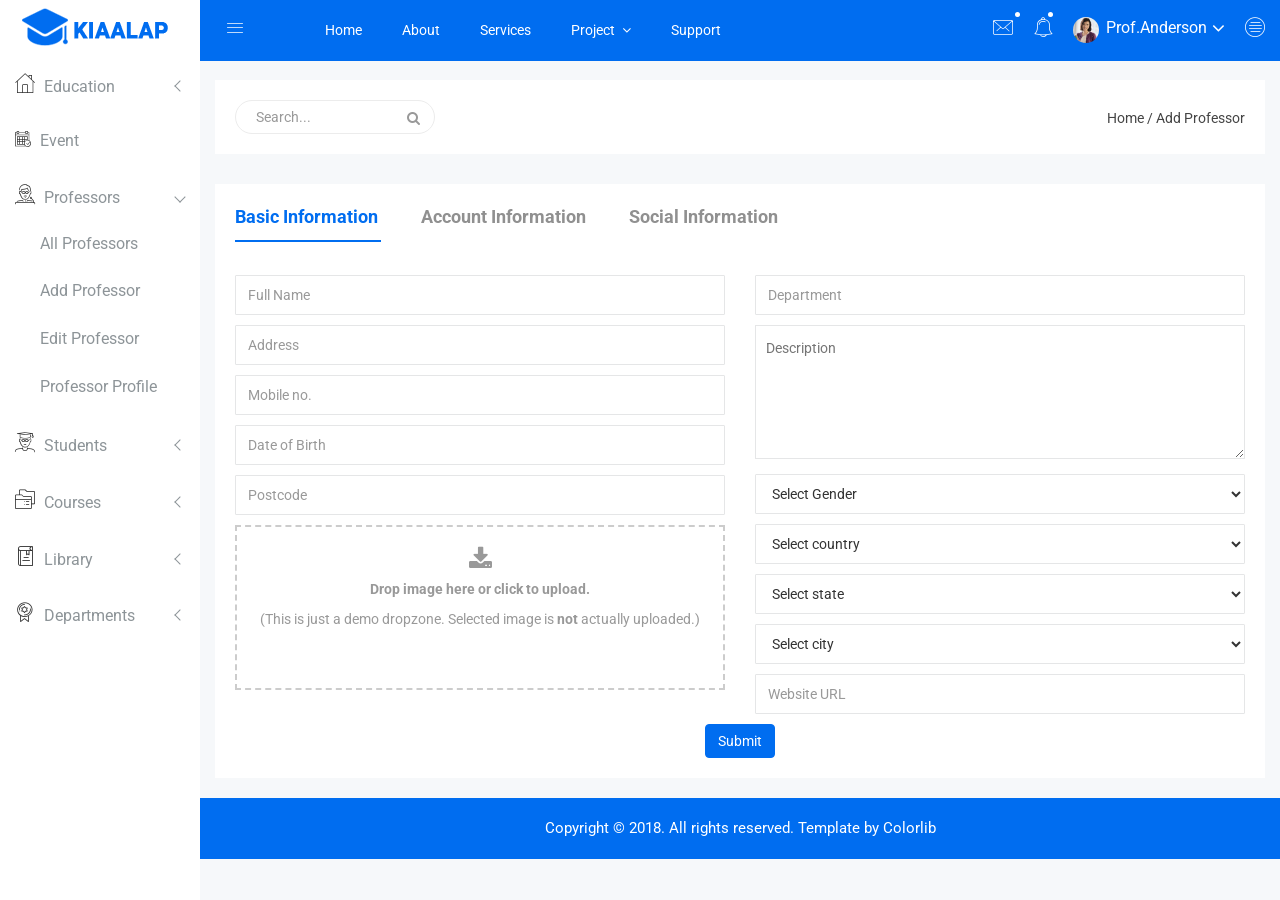
<file: site/painel/add-professor.html>
<!doctype html>
<html class="no-js" lang="en">

<head>
    <meta charset="utf-8">
    <meta http-equiv="x-ua-compatible" content="ie=edge">
    <title>Add Professor | Kiaalap - Kiaalap Admin Template</title>
    <meta name="description" content="">
    <meta name="viewport" content="width=device-width, initial-scale=1">
    <!-- favicon
		============================================ -->
    <link rel="shortcut icon" type="image/x-icon" href="img/favicon.ico">
    <!-- Google Fonts
		============================================ -->
    <link href="https://fonts.googleapis.com/css?family=Roboto:100,300,400,700,900" rel="stylesheet">
    <!-- Bootstrap CSS
		============================================ -->
    <link rel="stylesheet" href="css/bootstrap.min.css">
    <!-- Bootstrap CSS
		============================================ -->
    <link rel="stylesheet" href="css/font-awesome.min.css">
    <!-- owl.carousel CSS
		============================================ -->
    <link rel="stylesheet" href="css/owl.carousel.css">
    <link rel="stylesheet" href="css/owl.theme.css">
    <link rel="stylesheet" href="css/owl.transitions.css">
    <!-- animate CSS
		============================================ -->
    <link rel="stylesheet" href="css/animate.css">
    <!-- normalize CSS
		============================================ -->
    <link rel="stylesheet" href="css/normalize.css">
    <!-- meanmenu icon CSS
		============================================ -->
    <link rel="stylesheet" href="css/meanmenu.min.css">
    <!-- main CSS
		============================================ -->
    <link rel="stylesheet" href="css/main.css">
    <!-- forms CSS
		============================================ -->
    <link rel="stylesheet" href="css/form/all-type-forms.css">
    <!-- educate icon CSS
		============================================ -->
    <link rel="stylesheet" href="css/educate-custon-icon.css">
    <!-- morrisjs CSS
		============================================ -->
    <link rel="stylesheet" href="css/morrisjs/morris.css">
    <!-- dropzone CSS
		============================================ -->
    <link rel="stylesheet" href="css/dropzone/dropzone.css">
    <!-- mCustomScrollbar CSS
		============================================ -->
    <link rel="stylesheet" href="css/scrollbar/jquery.mCustomScrollbar.min.css">
    <!-- metisMenu CSS
		============================================ -->
    <link rel="stylesheet" href="css/metisMenu/metisMenu.min.css">
    <link rel="stylesheet" href="css/metisMenu/metisMenu-vertical.css">
    <!-- calendar CSS
		============================================ -->
    <link rel="stylesheet" href="css/calendar/fullcalendar.min.css">
    <link rel="stylesheet" href="css/calendar/fullcalendar.print.min.css">
    <!-- style CSS
		============================================ -->
    <link rel="stylesheet" href="style.css">
    <!-- responsive CSS
		============================================ -->
    <link rel="stylesheet" href="css/responsive.css">
    <!-- modernizr JS
		============================================ -->
    <script src="js/vendor/modernizr-2.8.3.min.js"></script>
</head>

<body>
    <!--[if lt IE 8]>
		<p class="browserupgrade">You are using an <strong>outdated</strong> browser. Please <a href="http://browsehappy.com/">upgrade your browser</a> to improve your experience.</p>
	<![endif]-->
    <!-- Start Left menu area -->
    <div class="left-sidebar-pro">
        <nav id="sidebar" class="">
            <div class="sidebar-header">
                <a href="index.html"><img class="main-logo" src="img/logo/logo.png" alt="" /></a>
                <strong><a href="index.html"><img src="img/logo/logosn.png" alt="" /></a></strong>
            </div>
            <div class="left-custom-menu-adp-wrap comment-scrollbar">
                <nav class="sidebar-nav left-sidebar-menu-pro">
                    <ul class="metismenu" id="menu1">
                        <li>
                            <a class="has-arrow" href="index.html">
								   <span class="educate-icon educate-home icon-wrap"></span>
								   <span class="mini-click-non">Education</span>
								</a>
                            <ul class="submenu-angle" aria-expanded="true">
                                <li><a title="Dashboard v.1" href="index.html"><span class="mini-sub-pro">Dashboard v.1</span></a></li>
                                <li><a title="Dashboard v.2" href="index-1.html"><span class="mini-sub-pro">Dashboard v.2</span></a></li>
                                <li><a title="Dashboard v.3" href="index-2.html"><span class="mini-sub-pro">Dashboard v.3</span></a></li>
                                <li><a title="Analytics" href="analytics.html"><span class="mini-sub-pro">Analytics</span></a></li>
                                <li><a title="Widgets" href="widgets.html"><span class="mini-sub-pro">Widgets</span></a></li>
                            </ul>
                        </li>
                        <li>
                            <a title="Landing Page" href="events.html" aria-expanded="false"><span class="educate-icon educate-event icon-wrap sub-icon-mg" aria-hidden="true"></span> <span class="mini-click-non">Event</span></a>
                        </li>
                        <li class="active">
                            <a class="has-arrow" href="all-professors.html" aria-expanded="false"><span class="educate-icon educate-professor icon-wrap"></span> <span class="mini-click-non">Professors</span></a>
                            <ul class="submenu-angle" aria-expanded="false">
                                <li><a title="All Professors" href="all-professors.html"><span class="mini-sub-pro">All Professors</span></a></li>
                                <li><a title="Add Professor" href="add-professor.html"><span class="mini-sub-pro">Add Professor</span></a></li>
                                <li><a title="Edit Professor" href="edit-professor.html"><span class="mini-sub-pro">Edit Professor</span></a></li>
                                <li><a title="Professor Profile" href="professor-profile.html"><span class="mini-sub-pro">Professor Profile</span></a></li>
                            </ul>
                        </li>
                        <li>
                            <a class="has-arrow" href="all-students.html" aria-expanded="false"><span class="educate-icon educate-student icon-wrap"></span> <span class="mini-click-non">Students</span></a>
                            <ul class="submenu-angle" aria-expanded="false">
                                <li><a title="All Students" href="all-students.html"><span class="mini-sub-pro">All Students</span></a></li>
                                <li><a title="Add Students" href="add-student.html"><span class="mini-sub-pro">Add Student</span></a></li>
                                <li><a title="Edit Students" href="edit-student.html"><span class="mini-sub-pro">Edit Student</span></a></li>
                                <li><a title="Students Profile" href="student-profile.html"><span class="mini-sub-pro">Student Profile</span></a></li>
                            </ul>
                        </li>
                        <li>
                            <a class="has-arrow" href="all-courses.html" aria-expanded="false"><span class="educate-icon educate-course icon-wrap"></span> <span class="mini-click-non">Courses</span></a>
                            <ul class="submenu-angle" aria-expanded="false">
                                <li><a title="All Courses" href="all-courses.html"><span class="mini-sub-pro">All Courses</span></a></li>
                                <li><a title="Add Courses" href="add-course.html"><span class="mini-sub-pro">Add Course</span></a></li>
                                <li><a title="Edit Courses" href="edit-course.html"><span class="mini-sub-pro">Edit Course</span></a></li>
                                <li><a title="Courses Profile" href="course-info.html"><span class="mini-sub-pro">Courses Info</span></a></li>
                                <li><a title="course Payment" href="course-payment.html"><span class="mini-sub-pro">Courses Payment</span></a></li>
                            </ul>
                        </li>
                        <li>
                            <a class="has-arrow" href="all-courses.html" aria-expanded="false"><span class="educate-icon educate-library icon-wrap"></span> <span class="mini-click-non">Library</span></a>
                            <ul class="submenu-angle" aria-expanded="false">
                                <li><a title="All Library" href="library-assets.html"><span class="mini-sub-pro">Library Assets</span></a></li>
                                <li><a title="Add Library" href="add-library-assets.html"><span class="mini-sub-pro">Add Library Asset</span></a></li>
                                <li><a title="Edit Library" href="edit-library-assets.html"><span class="mini-sub-pro">Edit Library Asset</span></a></li>
                            </ul>
                        </li>
                        <li>
                            <a class="has-arrow" href="all-courses.html" aria-expanded="false"><span class="educate-icon educate-department icon-wrap"></span> <span class="mini-click-non">Departments</span></a>
                            <ul class="submenu-angle" aria-expanded="false">
                                <li><a title="Departments List" href="departments.html"><span class="mini-sub-pro">Departments List</span></a></li>
                                <li><a title="Add Departments" href="add-department.html"><span class="mini-sub-pro">Add Departments</span></a></li>
                                <li><a title="Edit Departments" href="edit-department.html"><span class="mini-sub-pro">Edit Departments</span></a></li>
                            </ul>
                        </li>
                        <li>
                            <a class="has-arrow" href="mailbox.html" aria-expanded="false"><span class="educate-icon educate-message icon-wrap"></span> <span class="mini-click-non">Mailbox</span></a>
                            <ul class="submenu-angle" aria-expanded="false">
                                <li><a title="Inbox" href="mailbox.html"><span class="mini-sub-pro">Inbox</span></a></li>
                                <li><a title="View Mail" href="mailbox-view.html"><span class="mini-sub-pro">View Mail</span></a></li>
                                <li><a title="Compose Mail" href="mailbox-compose.html"><span class="mini-sub-pro">Compose Mail</span></a></li>
                            </ul>
                        </li>
                        <li>
                            <a class="has-arrow" href="mailbox.html" aria-expanded="false"><span class="educate-icon educate-interface icon-wrap"></span> <span class="mini-click-non">Interface</span></a>
                            <ul class="submenu-angle interface-mini-nb-dp" aria-expanded="false">
                                <li><a title="Google Map" href="google-map.html"><span class="mini-sub-pro">Google Map</span></a></li>
                                <li><a title="Data Maps" href="data-maps.html"><span class="mini-sub-pro">Data Maps</span></a></li>
                                <li><a title="Pdf Viewer" href="pdf-viewer.html"><span class="mini-sub-pro">Pdf Viewer</span></a></li>
                                <li><a title="X-Editable" href="x-editable.html"><span class="mini-sub-pro">X-Editable</span></a></li>
                                <li><a title="Code Editor" href="code-editor.html"><span class="mini-sub-pro">Code Editor</span></a></li>
                                <li><a title="Tree View" href="tree-view.html"><span class="mini-sub-pro">Tree View</span></a></li>
                                <li><a title="Preloader" href="preloader.html"><span class="mini-sub-pro">Preloader</span></a></li>
                                <li><a title="Images Cropper" href="images-cropper.html"><span class="mini-sub-pro">Images Cropper</span></a></li>
                            </ul>
                        </li>
                        <li>
                            <a class="has-arrow" href="mailbox.html" aria-expanded="false"><span class="educate-icon educate-charts icon-wrap"></span> <span class="mini-click-non">Charts</span></a>
                            <ul class="submenu-angle chart-mini-nb-dp" aria-expanded="false">
                                <li><a title="Bar Charts" href="bar-charts.html"><span class="mini-sub-pro">Bar Charts</span></a></li>
                                <li><a title="Line Charts" href="line-charts.html"><span class="mini-sub-pro">Line Charts</span></a></li>
                                <li><a title="Area Charts" href="area-charts.html"><span class="mini-sub-pro">Area Charts</span></a></li>
                                <li><a title="Rounded Charts" href="rounded-chart.html"><span class="mini-sub-pro">Rounded Charts</span></a></li>
                                <li><a title="C3 Charts" href="c3.html"><span class="mini-sub-pro">C3 Charts</span></a></li>
                                <li><a title="Sparkline Charts" href="sparkline.html"><span class="mini-sub-pro">Sparkline Charts</span></a></li>
                                <li><a title="Peity Charts" href="peity.html"><span class="mini-sub-pro">Peity Charts</span></a></li>
                            </ul>
                        </li>
                        <li>
                            <a class="has-arrow" href="mailbox.html" aria-expanded="false"><span class="educate-icon educate-data-table icon-wrap"></span> <span class="mini-click-non">Data Tables</span></a>
                            <ul class="submenu-angle" aria-expanded="false">
                                <li><a title="Peity Charts" href="static-table.html"><span class="mini-sub-pro">Static Table</span></a></li>
                                <li><a title="Data Table" href="data-table.html"><span class="mini-sub-pro">Data Table</span></a></li>
                            </ul>
                        </li>
                        <li>
                            <a class="has-arrow" href="mailbox.html" aria-expanded="false"><span class="educate-icon educate-form icon-wrap"></span> <span class="mini-click-non">Forms Elements</span></a>
                            <ul class="submenu-angle form-mini-nb-dp" aria-expanded="false">
                                <li><a title="Basic Form Elements" href="basic-form-element.html"><span class="mini-sub-pro">Bc Form Elements</span></a></li>
                                <li><a title="Advance Form Elements" href="advance-form-element.html"><span class="mini-sub-pro">Ad Form Elements</span></a></li>
                                <li><a title="Password Meter" href="password-meter.html"><span class="mini-sub-pro">Password Meter</span></a></li>
                                <li><a title="Multi Upload" href="multi-upload.html"><span class="mini-sub-pro">Multi Upload</span></a></li>
                                <li><a title="Text Editor" href="tinymc.html"><span class="mini-sub-pro">Text Editor</span></a></li>
                                <li><a title="Dual List Box" href="dual-list-box.html"><span class="mini-sub-pro">Dual List Box</span></a></li>
                            </ul>
                        </li>
                        <li>
                            <a class="has-arrow" href="mailbox.html" aria-expanded="false"><span class="educate-icon educate-apps icon-wrap"></span> <span class="mini-click-non">App views</span></a>
                            <ul class="submenu-angle app-mini-nb-dp" aria-expanded="false">
                                <li><a title="Notifications" href="notifications.html"><span class="mini-sub-pro">Notifications</span></a></li>
                                <li><a title="Alerts" href="alerts.html"><span class="mini-sub-pro">Alerts</span></a></li>
                                <li><a title="Modals" href="modals.html"><span class="mini-sub-pro">Modals</span></a></li>
                                <li><a title="Buttons" href="buttons.html"><span class="mini-sub-pro">Buttons</span></a></li>
                                <li><a title="Tabs" href="tabs.html"><span class="mini-sub-pro">Tabs</span></a></li>
                                <li><a title="Accordion" href="accordion.html"><span class="mini-sub-pro">Accordion</span></a></li>
                            </ul>
                        </li>
                        <li id="removable">
                            <a class="has-arrow" href="#" aria-expanded="false"><span class="educate-icon educate-pages icon-wrap"></span> <span class="mini-click-non">Pages</span></a>
                            <ul class="submenu-angle page-mini-nb-dp" aria-expanded="false">
                                <li><a title="Login" href="login.html"><span class="mini-sub-pro">Login</span></a></li>
                                <li><a title="Register" href="register.html"><span class="mini-sub-pro">Register</span></a></li>
                                <li><a title="Lock" href="lock.html"><span class="mini-sub-pro">Lock</span></a></li>
                                <li><a title="Password Recovery" href="password-recovery.html"><span class="mini-sub-pro">Password Recovery</span></a></li>
                                <li><a title="404 Page" href="404.html"><span class="mini-sub-pro">404 Page</span></a></li>
                                <li><a title="500 Page" href="500.html"><span class="mini-sub-pro">500 Page</span></a></li>
                            </ul>
                        </li>
                    </ul>
                </nav>
            </div>
        </nav>
    </div>
    <!-- End Left menu area -->
    <!-- Start Welcome area -->
    <div class="all-content-wrapper">
        <div class="container-fluid">
            <div class="row">
                <div class="col-lg-12 col-md-12 col-sm-12 col-xs-12">
                    <div class="logo-pro">
                        <a href="index.html"><img class="main-logo" src="img/logo/logo.png" alt="" /></a>
                    </div>
                </div>
            </div>
        </div>
        <div class="header-advance-area">
            <div class="header-top-area">
                <div class="container-fluid">
                    <div class="row">
                        <div class="col-lg-12 col-md-12 col-sm-12 col-xs-12">
                            <div class="header-top-wraper">
                                <div class="row">
                                    <div class="col-lg-1 col-md-0 col-sm-1 col-xs-12">
                                        <div class="menu-switcher-pro">
                                            <button type="button" id="sidebarCollapse" class="btn bar-button-pro header-drl-controller-btn btn-info navbar-btn">
													<i class="educate-icon educate-nav"></i>
												</button>
                                        </div>
                                    </div>
                                    <div class="col-lg-6 col-md-7 col-sm-6 col-xs-12">
                                        <div class="header-top-menu tabl-d-n">
                                            <ul class="nav navbar-nav mai-top-nav">
                                                <li class="nav-item"><a href="#" class="nav-link">Home</a>
                                                </li>
                                                <li class="nav-item"><a href="#" class="nav-link">About</a>
                                                </li>
                                                <li class="nav-item"><a href="#" class="nav-link">Services</a>
                                                </li>
                                                <li class="nav-item dropdown res-dis-nn">
                                                    <a href="#" data-toggle="dropdown" role="button" aria-expanded="false" class="nav-link dropdown-toggle">Project <span class="angle-down-topmenu"><i class="fa fa-angle-down"></i></span></a>
                                                    <div role="menu" class="dropdown-menu animated zoomIn">
                                                        <a href="#" class="dropdown-item">Documentation</a>
                                                        <a href="#" class="dropdown-item">Expert Backend</a>
                                                        <a href="#" class="dropdown-item">Expert FrontEnd</a>
                                                        <a href="#" class="dropdown-item">Contact Support</a>
                                                    </div>
                                                </li>
                                                <li class="nav-item"><a href="#" class="nav-link">Support</a>
                                                </li>
                                            </ul>
                                        </div>
                                    </div>
                                    <div class="col-lg-5 col-md-5 col-sm-12 col-xs-12">
                                        <div class="header-right-info">
                                            <ul class="nav navbar-nav mai-top-nav header-right-menu">
                                                <li class="nav-item dropdown">
                                                    <a href="#" data-toggle="dropdown" role="button" aria-expanded="false" class="nav-link dropdown-toggle"><i class="educate-icon educate-message edu-chat-pro" aria-hidden="true"></i><span class="indicator-ms"></span></a>
                                                    <div role="menu" class="author-message-top dropdown-menu animated zoomIn">
                                                        <div class="message-single-top">
                                                            <h1>Message</h1>
                                                        </div>
                                                        <ul class="message-menu">
                                                            <li>
                                                                <a href="#">
                                                                    <div class="message-img">
                                                                        <img src="img/contact/1.jpg" alt="">
                                                                    </div>
                                                                    <div class="message-content">
                                                                        <span class="message-date">16 Sept</span>
                                                                        <h2>Advanda Cro</h2>
                                                                        <p>Please done this project as soon possible.</p>
                                                                    </div>
                                                                </a>
                                                            </li>
                                                            <li>
                                                                <a href="#">
                                                                    <div class="message-img">
                                                                        <img src="img/contact/4.jpg" alt="">
                                                                    </div>
                                                                    <div class="message-content">
                                                                        <span class="message-date">16 Sept</span>
                                                                        <h2>Sulaiman din</h2>
                                                                        <p>Please done this project as soon possible.</p>
                                                                    </div>
                                                                </a>
                                                            </li>
                                                            <li>
                                                                <a href="#">
                                                                    <div class="message-img">
                                                                        <img src="img/contact/3.jpg" alt="">
                                                                    </div>
                                                                    <div class="message-content">
                                                                        <span class="message-date">16 Sept</span>
                                                                        <h2>Victor Jara</h2>
                                                                        <p>Please done this project as soon possible.</p>
                                                                    </div>
                                                                </a>
                                                            </li>
                                                            <li>
                                                                <a href="#">
                                                                    <div class="message-img">
                                                                        <img src="img/contact/2.jpg" alt="">
                                                                    </div>
                                                                    <div class="message-content">
                                                                        <span class="message-date">16 Sept</span>
                                                                        <h2>Victor Jara</h2>
                                                                        <p>Please done this project as soon possible.</p>
                                                                    </div>
                                                                </a>
                                                            </li>
                                                        </ul>
                                                        <div class="message-view">
                                                            <a href="#">View All Messages</a>
                                                        </div>
                                                    </div>
                                                </li>
                                                <li class="nav-item"><a href="#" data-toggle="dropdown" role="button" aria-expanded="false" class="nav-link dropdown-toggle"><i class="educate-icon educate-bell" aria-hidden="true"></i><span class="indicator-nt"></span></a>
                                                    <div role="menu" class="notification-author dropdown-menu animated zoomIn">
                                                        <div class="notification-single-top">
                                                            <h1>Notifications</h1>
                                                        </div>
                                                        <ul class="notification-menu">
                                                            <li>
                                                                <a href="#">
                                                                    <div class="notification-icon">
                                                                        <i class="educate-icon educate-checked edu-checked-pro admin-check-pro" aria-hidden="true"></i>
                                                                    </div>
                                                                    <div class="notification-content">
                                                                        <span class="notification-date">16 Sept</span>
                                                                        <h2>Advanda Cro</h2>
                                                                        <p>Please done this project as soon possible.</p>
                                                                    </div>
                                                                </a>
                                                            </li>
                                                            <li>
                                                                <a href="#">
                                                                    <div class="notification-icon">
                                                                        <i class="fa fa-cloud edu-cloud-computing-down" aria-hidden="true"></i>
                                                                    </div>
                                                                    <div class="notification-content">
                                                                        <span class="notification-date">16 Sept</span>
                                                                        <h2>Sulaiman din</h2>
                                                                        <p>Please done this project as soon possible.</p>
                                                                    </div>
                                                                </a>
                                                            </li>
                                                            <li>
                                                                <a href="#">
                                                                    <div class="notification-icon">
                                                                        <i class="fa fa-eraser edu-shield" aria-hidden="true"></i>
                                                                    </div>
                                                                    <div class="notification-content">
                                                                        <span class="notification-date">16 Sept</span>
                                                                        <h2>Victor Jara</h2>
                                                                        <p>Please done this project as soon possible.</p>
                                                                    </div>
                                                                </a>
                                                            </li>
                                                            <li>
                                                                <a href="#">
                                                                    <div class="notification-icon">
                                                                        <i class="fa fa-line-chart edu-analytics-arrow" aria-hidden="true"></i>
                                                                    </div>
                                                                    <div class="notification-content">
                                                                        <span class="notification-date">16 Sept</span>
                                                                        <h2>Victor Jara</h2>
                                                                        <p>Please done this project as soon possible.</p>
                                                                    </div>
                                                                </a>
                                                            </li>
                                                        </ul>
                                                        <div class="notification-view">
                                                            <a href="#">View All Notification</a>
                                                        </div>
                                                    </div>
                                                </li>
                                                <li class="nav-item">
                                                    <a href="#" data-toggle="dropdown" role="button" aria-expanded="false" class="nav-link dropdown-toggle">
															<img src="img/product/pro4.jpg" alt="" />
															<span class="admin-name">Prof.Anderson</span>
															<i class="fa fa-angle-down edu-icon edu-down-arrow"></i>
														</a>
                                                    <ul role="menu" class="dropdown-header-top author-log dropdown-menu animated zoomIn">
                                                        <li><a href="#"><span class="edu-icon edu-home-admin author-log-ic"></span>My Account</a>
                                                        </li>
                                                        <li><a href="#"><span class="edu-icon edu-user-rounded author-log-ic"></span>My Profile</a>
                                                        </li>
                                                        <li><a href="#"><span class="edu-icon edu-money author-log-ic"></span>User Billing</a>
                                                        </li>
                                                        <li><a href="#"><span class="edu-icon edu-settings author-log-ic"></span>Settings</a>
                                                        </li>
                                                        <li><a href="#"><span class="edu-icon edu-locked author-log-ic"></span>Log Out</a>
                                                        </li>
                                                    </ul>
                                                </li>
                                                <li class="nav-item nav-setting-open"><a href="#" data-toggle="dropdown" role="button" aria-expanded="false" class="nav-link dropdown-toggle"><i class="educate-icon educate-menu"></i></a>

                                                    <div role="menu" class="admintab-wrap menu-setting-wrap menu-setting-wrap-bg dropdown-menu animated zoomIn">
                                                        <ul class="nav nav-tabs custon-set-tab">
                                                            <li class="active"><a data-toggle="tab" href="#Notes">Notes</a>
                                                            </li>
                                                            <li><a data-toggle="tab" href="#Projects">Projects</a>
                                                            </li>
                                                            <li><a data-toggle="tab" href="#Settings">Settings</a>
                                                            </li>
                                                        </ul>

                                                        <div class="tab-content custom-bdr-nt">
                                                            <div id="Notes" class="tab-pane fade in active">
                                                                <div class="notes-area-wrap">
                                                                    <div class="note-heading-indicate">
                                                                        <h2><i class="fa fa-comments-o"></i> Latest Notes</h2>
                                                                        <p>You have 10 new message.</p>
                                                                    </div>
                                                                    <div class="notes-list-area notes-menu-scrollbar">
                                                                        <ul class="notes-menu-list">
                                                                            <li>
                                                                                <a href="#">
                                                                                    <div class="notes-list-flow">
                                                                                        <div class="notes-img">
                                                                                            <img src="img/contact/4.jpg" alt="" />
                                                                                        </div>
                                                                                        <div class="notes-content">
                                                                                            <p> The point of using Lorem Ipsum is that it has a more-or-less normal.</p>
                                                                                            <span>Yesterday 2:45 pm</span>
                                                                                        </div>
                                                                                    </div>
                                                                                </a>
                                                                            </li>
                                                                            <li>
                                                                                <a href="#">
                                                                                    <div class="notes-list-flow">
                                                                                        <div class="notes-img">
                                                                                            <img src="img/contact/1.jpg" alt="" />
                                                                                        </div>
                                                                                        <div class="notes-content">
                                                                                            <p> The point of using Lorem Ipsum is that it has a more-or-less normal.</p>
                                                                                            <span>Yesterday 2:45 pm</span>
                                                                                        </div>
                                                                                    </div>
                                                                                </a>
                                                                            </li>
                                                                            <li>
                                                                                <a href="#">
                                                                                    <div class="notes-list-flow">
                                                                                        <div class="notes-img">
                                                                                            <img src="img/contact/2.jpg" alt="" />
                                                                                        </div>
                                                                                        <div class="notes-content">
                                                                                            <p> The point of using Lorem Ipsum is that it has a more-or-less normal.</p>
                                                                                            <span>Yesterday 2:45 pm</span>
                                                                                        </div>
                                                                                    </div>
                                                                                </a>
                                                                            </li>
                                                                            <li>
                                                                                <a href="#">
                                                                                    <div class="notes-list-flow">
                                                                                        <div class="notes-img">
                                                                                            <img src="img/contact/3.jpg" alt="" />
                                                                                        </div>
                                                                                        <div class="notes-content">
                                                                                            <p> The point of using Lorem Ipsum is that it has a more-or-less normal.</p>
                                                                                            <span>Yesterday 2:45 pm</span>
                                                                                        </div>
                                                                                    </div>
                                                                                </a>
                                                                            </li>
                                                                            <li>
                                                                                <a href="#">
                                                                                    <div class="notes-list-flow">
                                                                                        <div class="notes-img">
                                                                                            <img src="img/contact/4.jpg" alt="" />
                                                                                        </div>
                                                                                        <div class="notes-content">
                                                                                            <p> The point of using Lorem Ipsum is that it has a more-or-less normal.</p>
                                                                                            <span>Yesterday 2:45 pm</span>
                                                                                        </div>
                                                                                    </div>
                                                                                </a>
                                                                            </li>
                                                                            <li>
                                                                                <a href="#">
                                                                                    <div class="notes-list-flow">
                                                                                        <div class="notes-img">
                                                                                            <img src="img/contact/1.jpg" alt="" />
                                                                                        </div>
                                                                                        <div class="notes-content">
                                                                                            <p> The point of using Lorem Ipsum is that it has a more-or-less normal.</p>
                                                                                            <span>Yesterday 2:45 pm</span>
                                                                                        </div>
                                                                                    </div>
                                                                                </a>
                                                                            </li>
                                                                            <li>
                                                                                <a href="#">
                                                                                    <div class="notes-list-flow">
                                                                                        <div class="notes-img">
                                                                                            <img src="img/contact/2.jpg" alt="" />
                                                                                        </div>
                                                                                        <div class="notes-content">
                                                                                            <p> The point of using Lorem Ipsum is that it has a more-or-less normal.</p>
                                                                                            <span>Yesterday 2:45 pm</span>
                                                                                        </div>
                                                                                    </div>
                                                                                </a>
                                                                            </li>
                                                                            <li>
                                                                                <a href="#">
                                                                                    <div class="notes-list-flow">
                                                                                        <div class="notes-img">
                                                                                            <img src="img/contact/1.jpg" alt="" />
                                                                                        </div>
                                                                                        <div class="notes-content">
                                                                                            <p> The point of using Lorem Ipsum is that it has a more-or-less normal.</p>
                                                                                            <span>Yesterday 2:45 pm</span>
                                                                                        </div>
                                                                                    </div>
                                                                                </a>
                                                                            </li>
                                                                            <li>
                                                                                <a href="#">
                                                                                    <div class="notes-list-flow">
                                                                                        <div class="notes-img">
                                                                                            <img src="img/contact/2.jpg" alt="" />
                                                                                        </div>
                                                                                        <div class="notes-content">
                                                                                            <p> The point of using Lorem Ipsum is that it has a more-or-less normal.</p>
                                                                                            <span>Yesterday 2:45 pm</span>
                                                                                        </div>
                                                                                    </div>
                                                                                </a>
                                                                            </li>
                                                                            <li>
                                                                                <a href="#">
                                                                                    <div class="notes-list-flow">
                                                                                        <div class="notes-img">
                                                                                            <img src="img/contact/3.jpg" alt="" />
                                                                                        </div>
                                                                                        <div class="notes-content">
                                                                                            <p> The point of using Lorem Ipsum is that it has a more-or-less normal.</p>
                                                                                            <span>Yesterday 2:45 pm</span>
                                                                                        </div>
                                                                                    </div>
                                                                                </a>
                                                                            </li>
                                                                        </ul>
                                                                    </div>
                                                                </div>
                                                            </div>
                                                            <div id="Projects" class="tab-pane fade">
                                                                <div class="projects-settings-wrap">
                                                                    <div class="note-heading-indicate">
                                                                        <h2><i class="fa fa-cube"></i> Latest projects</h2>
                                                                        <p> You have 20 projects. 5 not completed.</p>
                                                                    </div>
                                                                    <div class="project-st-list-area project-st-menu-scrollbar">
                                                                        <ul class="projects-st-menu-list">
                                                                            <li>
                                                                                <a href="#">
                                                                                    <div class="project-list-flow">
                                                                                        <div class="projects-st-heading">
                                                                                            <h2>Web Development</h2>
                                                                                            <p> The point of using Lorem Ipsum is that it has a more or less normal.</p>
                                                                                            <span class="project-st-time">1 hours ago</span>
                                                                                        </div>
                                                                                        <div class="projects-st-content">
                                                                                            <p>Completion with: 28%</p>
                                                                                            <div class="progress progress-mini">
                                                                                                <div style="width: 28%;" class="progress-bar progress-bar-danger hd-tp-1"></div>
                                                                                            </div>
                                                                                            <p>Project end: 4:00 pm - 12.06.2014</p>
                                                                                        </div>
                                                                                    </div>
                                                                                </a>
                                                                            </li>
                                                                            <li>
                                                                                <a href="#">
                                                                                    <div class="project-list-flow">
                                                                                        <div class="projects-st-heading">
                                                                                            <h2>Software Development</h2>
                                                                                            <p> The point of using Lorem Ipsum is that it has a more or less normal.</p>
                                                                                            <span class="project-st-time">2 hours ago</span>
                                                                                        </div>
                                                                                        <div class="projects-st-content project-rating-cl">
                                                                                            <p>Completion with: 68%</p>
                                                                                            <div class="progress progress-mini">
                                                                                                <div style="width: 68%;" class="progress-bar hd-tp-2"></div>
                                                                                            </div>
                                                                                            <p>Project end: 4:00 pm - 12.06.2014</p>
                                                                                        </div>
                                                                                    </div>
                                                                                </a>
                                                                            </li>
                                                                            <li>
                                                                                <a href="#">
                                                                                    <div class="project-list-flow">
                                                                                        <div class="projects-st-heading">
                                                                                            <h2>Graphic Design</h2>
                                                                                            <p> The point of using Lorem Ipsum is that it has a more or less normal.</p>
                                                                                            <span class="project-st-time">3 hours ago</span>
                                                                                        </div>
                                                                                        <div class="projects-st-content">
                                                                                            <p>Completion with: 78%</p>
                                                                                            <div class="progress progress-mini">
                                                                                                <div style="width: 78%;" class="progress-bar hd-tp-3"></div>
                                                                                            </div>
                                                                                            <p>Project end: 4:00 pm - 12.06.2014</p>
                                                                                        </div>
                                                                                    </div>
                                                                                </a>
                                                                            </li>
                                                                            <li>
                                                                                <a href="#">
                                                                                    <div class="project-list-flow">
                                                                                        <div class="projects-st-heading">
                                                                                            <h2>Web Design</h2>
                                                                                            <p> The point of using Lorem Ipsum is that it has a more or less normal.</p>
                                                                                            <span class="project-st-time">4 hours ago</span>
                                                                                        </div>
                                                                                        <div class="projects-st-content project-rating-cl2">
                                                                                            <p>Completion with: 38%</p>
                                                                                            <div class="progress progress-mini">
                                                                                                <div style="width: 38%;" class="progress-bar progress-bar-danger hd-tp-4"></div>
                                                                                            </div>
                                                                                            <p>Project end: 4:00 pm - 12.06.2014</p>
                                                                                        </div>
                                                                                    </div>
                                                                                </a>
                                                                            </li>
                                                                            <li>
                                                                                <a href="#">
                                                                                    <div class="project-list-flow">
                                                                                        <div class="projects-st-heading">
                                                                                            <h2>Business Card</h2>
                                                                                            <p> The point of using Lorem Ipsum is that it has a more or less normal.</p>
                                                                                            <span class="project-st-time">5 hours ago</span>
                                                                                        </div>
                                                                                        <div class="projects-st-content">
                                                                                            <p>Completion with: 28%</p>
                                                                                            <div class="progress progress-mini">
                                                                                                <div style="width: 28%;" class="progress-bar progress-bar-danger hd-tp-5"></div>
                                                                                            </div>
                                                                                            <p>Project end: 4:00 pm - 12.06.2014</p>
                                                                                        </div>
                                                                                    </div>
                                                                                </a>
                                                                            </li>
                                                                            <li>
                                                                                <a href="#">
                                                                                    <div class="project-list-flow">
                                                                                        <div class="projects-st-heading">
                                                                                            <h2>Ecommerce Business</h2>
                                                                                            <p> The point of using Lorem Ipsum is that it has a more or less normal.</p>
                                                                                            <span class="project-st-time">6 hours ago</span>
                                                                                        </div>
                                                                                        <div class="projects-st-content project-rating-cl">
                                                                                            <p>Completion with: 68%</p>
                                                                                            <div class="progress progress-mini">
                                                                                                <div style="width: 68%;" class="progress-bar hd-tp-6"></div>
                                                                                            </div>
                                                                                            <p>Project end: 4:00 pm - 12.06.2014</p>
                                                                                        </div>
                                                                                    </div>
                                                                                </a>
                                                                            </li>
                                                                            <li>
                                                                                <a href="#">
                                                                                    <div class="project-list-flow">
                                                                                        <div class="projects-st-heading">
                                                                                            <h2>Woocommerce Plugin</h2>
                                                                                            <p> The point of using Lorem Ipsum is that it has a more or less normal.</p>
                                                                                            <span class="project-st-time">7 hours ago</span>
                                                                                        </div>
                                                                                        <div class="projects-st-content">
                                                                                            <p>Completion with: 78%</p>
                                                                                            <div class="progress progress-mini">
                                                                                                <div style="width: 78%;" class="progress-bar"></div>
                                                                                            </div>
                                                                                            <p>Project end: 4:00 pm - 12.06.2014</p>
                                                                                        </div>
                                                                                    </div>
                                                                                </a>
                                                                            </li>
                                                                            <li>
                                                                                <a href="#">
                                                                                    <div class="project-list-flow">
                                                                                        <div class="projects-st-heading">
                                                                                            <h2>Wordpress Theme</h2>
                                                                                            <p> The point of using Lorem Ipsum is that it has a more or less normal.</p>
                                                                                            <span class="project-st-time">9 hours ago</span>
                                                                                        </div>
                                                                                        <div class="projects-st-content project-rating-cl2">
                                                                                            <p>Completion with: 38%</p>
                                                                                            <div class="progress progress-mini">
                                                                                                <div style="width: 38%;" class="progress-bar progress-bar-danger"></div>
                                                                                            </div>
                                                                                            <p>Project end: 4:00 pm - 12.06.2014</p>
                                                                                        </div>
                                                                                    </div>
                                                                                </a>
                                                                            </li>
                                                                        </ul>
                                                                    </div>
                                                                </div>
                                                            </div>
                                                            <div id="Settings" class="tab-pane fade">
                                                                <div class="setting-panel-area">
                                                                    <div class="note-heading-indicate">
                                                                        <h2><i class="fa fa-gears"></i> Settings Panel</h2>
                                                                        <p> You have 20 Settings. 5 not completed.</p>
                                                                    </div>
                                                                    <ul class="setting-panel-list">
                                                                        <li>
                                                                            <div class="checkbox-setting-pro">
                                                                                <div class="checkbox-title-pro">
                                                                                    <h2>Show notifications</h2>
                                                                                    <div class="ts-custom-check">
                                                                                        <div class="onoffswitch">
                                                                                            <input type="checkbox" name="collapsemenu" class="onoffswitch-checkbox" id="example">
                                                                                            <label class="onoffswitch-label" for="example">
																									<span class="onoffswitch-inner"></span>
																									<span class="onoffswitch-switch"></span>
																								</label>
                                                                                        </div>
                                                                                    </div>
                                                                                </div>
                                                                            </div>
                                                                        </li>
                                                                        <li>
                                                                            <div class="checkbox-setting-pro">
                                                                                <div class="checkbox-title-pro">
                                                                                    <h2>Disable Chat</h2>
                                                                                    <div class="ts-custom-check">
                                                                                        <div class="onoffswitch">
                                                                                            <input type="checkbox" name="collapsemenu" class="onoffswitch-checkbox" id="example3">
                                                                                            <label class="onoffswitch-label" for="example3">
																									<span class="onoffswitch-inner"></span>
																									<span class="onoffswitch-switch"></span>
																								</label>
                                                                                        </div>
                                                                                    </div>
                                                                                </div>
                                                                            </div>
                                                                        </li>
                                                                        <li>
                                                                            <div class="checkbox-setting-pro">
                                                                                <div class="checkbox-title-pro">
                                                                                    <h2>Enable history</h2>
                                                                                    <div class="ts-custom-check">
                                                                                        <div class="onoffswitch">
                                                                                            <input type="checkbox" name="collapsemenu" class="onoffswitch-checkbox" id="example4">
                                                                                            <label class="onoffswitch-label" for="example4">
																									<span class="onoffswitch-inner"></span>
																									<span class="onoffswitch-switch"></span>
																								</label>
                                                                                        </div>
                                                                                    </div>
                                                                                </div>
                                                                            </div>
                                                                        </li>
                                                                        <li>
                                                                            <div class="checkbox-setting-pro">
                                                                                <div class="checkbox-title-pro">
                                                                                    <h2>Show charts</h2>
                                                                                    <div class="ts-custom-check">
                                                                                        <div class="onoffswitch">
                                                                                            <input type="checkbox" name="collapsemenu" class="onoffswitch-checkbox" id="example7">
                                                                                            <label class="onoffswitch-label" for="example7">
																									<span class="onoffswitch-inner"></span>
																									<span class="onoffswitch-switch"></span>
																								</label>
                                                                                        </div>
                                                                                    </div>
                                                                                </div>
                                                                            </div>
                                                                        </li>
                                                                        <li>
                                                                            <div class="checkbox-setting-pro">
                                                                                <div class="checkbox-title-pro">
                                                                                    <h2>Update everyday</h2>
                                                                                    <div class="ts-custom-check">
                                                                                        <div class="onoffswitch">
                                                                                            <input type="checkbox" name="collapsemenu" checked="" class="onoffswitch-checkbox" id="example2">
                                                                                            <label class="onoffswitch-label" for="example2">
																									<span class="onoffswitch-inner"></span>
																									<span class="onoffswitch-switch"></span>
																								</label>
                                                                                        </div>
                                                                                    </div>
                                                                                </div>
                                                                            </div>
                                                                        </li>
                                                                        <li>
                                                                            <div class="checkbox-setting-pro">
                                                                                <div class="checkbox-title-pro">
                                                                                    <h2>Global search</h2>
                                                                                    <div class="ts-custom-check">
                                                                                        <div class="onoffswitch">
                                                                                            <input type="checkbox" name="collapsemenu" checked="" class="onoffswitch-checkbox" id="example6">
                                                                                            <label class="onoffswitch-label" for="example6">
																									<span class="onoffswitch-inner"></span>
																									<span class="onoffswitch-switch"></span>
																								</label>
                                                                                        </div>
                                                                                    </div>
                                                                                </div>
                                                                            </div>
                                                                        </li>
                                                                        <li>
                                                                            <div class="checkbox-setting-pro">
                                                                                <div class="checkbox-title-pro">
                                                                                    <h2>Offline users</h2>
                                                                                    <div class="ts-custom-check">
                                                                                        <div class="onoffswitch">
                                                                                            <input type="checkbox" name="collapsemenu" checked="" class="onoffswitch-checkbox" id="example5">
                                                                                            <label class="onoffswitch-label" for="example5">
																									<span class="onoffswitch-inner"></span>
																									<span class="onoffswitch-switch"></span>
																								</label>
                                                                                        </div>
                                                                                    </div>
                                                                                </div>
                                                                            </div>
                                                                        </li>
                                                                    </ul>

                                                                </div>
                                                            </div>
                                                        </div>
                                                    </div>
                                                </li>
                                            </ul>
                                        </div>
                                    </div>
                                </div>
                            </div>
                        </div>
                    </div>
                </div>
            </div>
            <!-- Mobile Menu start -->
            <div class="mobile-menu-area">
                <div class="container">
                    <div class="row">
                        <div class="col-lg-12 col-md-12 col-sm-12 col-xs-12">
                            <div class="mobile-menu">
                                <nav id="dropdown">
                                    <ul class="mobile-menu-nav">
                                        <li><a data-toggle="collapse" data-target="#Charts" href="#">Home <span class="admin-project-icon edu-icon edu-down-arrow"></span></a>
                                            <ul class="collapse dropdown-header-top">
                                                <li><a href="index.html">Dashboard v.1</a></li>
                                                <li><a href="index-1.html">Dashboard v.2</a></li>
                                                <li><a href="index-3.html">Dashboard v.3</a></li>
                                                <li><a href="analytics.html">Analytics</a></li>
                                                <li><a href="widgets.html">Widgets</a></li>
                                            </ul>
                                        </li>
                                        <li><a href="events.html">Event</a></li>
                                        <li><a data-toggle="collapse" data-target="#demoevent" href="#">Professors <span class="admin-project-icon edu-icon edu-down-arrow"></span></a>
                                            <ul id="demoevent" class="collapse dropdown-header-top">
                                                <li><a href="all-professors.html">All Professors</a>
                                                </li>
                                                <li><a href="add-professor.html">Add Professor</a>
                                                </li>
                                                <li><a href="edit-professor.html">Edit Professor</a>
                                                </li>
                                                <li><a href="professor-profile.html">Professor Profile</a>
                                                </li>
                                            </ul>
                                        </li>
                                        <li><a data-toggle="collapse" data-target="#demopro" href="#">Students <span class="admin-project-icon edu-icon edu-down-arrow"></span></a>
                                            <ul id="demopro" class="collapse dropdown-header-top">
                                                <li><a href="all-students.html">All Students</a>
                                                </li>
                                                <li><a href="add-student.html">Add Student</a>
                                                </li>
                                                <li><a href="edit-student.html">Edit Student</a>
                                                </li>
                                                <li><a href="student-profile.html">Student Profile</a>
                                                </li>
                                            </ul>
                                        </li>
                                        <li><a data-toggle="collapse" data-target="#democrou" href="#">Courses <span class="admin-project-icon edu-icon edu-down-arrow"></span></a>
                                            <ul id="democrou" class="collapse dropdown-header-top">
                                                <li><a href="all-courses.html">All Courses</a>
                                                </li>
                                                <li><a href="add-course.html">Add Course</a>
                                                </li>
                                                <li><a href="edit-course.html">Edit Course</a>
                                                </li>
                                                <li><a href="course-profile.html">Courses Info</a>
                                                </li>
                                                <li><a href="course-payment.html">Courses Payment</a>
                                                </li>
                                            </ul>
                                        </li>
                                        <li><a data-toggle="collapse" data-target="#demolibra" href="#">Library <span class="admin-project-icon edu-icon edu-down-arrow"></span></a>
                                            <ul id="demolibra" class="collapse dropdown-header-top">
                                                <li><a href="library-assets.html">Library Assets</a>
                                                </li>
                                                <li><a href="add-library-assets.html">Add Library Asset</a>
                                                </li>
                                                <li><a href="edit-library-assets.html">Edit Library Asset</a>
                                                </li>
                                            </ul>
                                        </li>
                                        <li><a data-toggle="collapse" data-target="#demodepart" href="#">Departments <span class="admin-project-icon edu-icon edu-down-arrow"></span></a>
                                            <ul id="demodepart" class="collapse dropdown-header-top">
                                                <li><a href="departments.html">Departments List</a>
                                                </li>
                                                <li><a href="add-department.html">Add Departments</a>
                                                </li>
                                                <li><a href="edit-department.html">Edit Departments</a>
                                                </li>
                                            </ul>
                                        </li>
                                        <li><a data-toggle="collapse" data-target="#demomi" href="#">Mailbox <span class="admin-project-icon edu-icon edu-down-arrow"></span></a>
                                            <ul id="demomi" class="collapse dropdown-header-top">
                                                <li><a href="mailbox.html">Inbox</a>
                                                </li>
                                                <li><a href="mailbox-view.html">View Mail</a>
                                                </li>
                                                <li><a href="mailbox-compose.html">Compose Mail</a>
                                                </li>
                                            </ul>
                                        </li>
                                        <li><a data-toggle="collapse" data-target="#Miscellaneousmob" href="#">Interface <span class="admin-project-icon edu-icon edu-down-arrow"></span></a>
                                            <ul id="Miscellaneousmob" class="collapse dropdown-header-top">
                                                <li><a href="google-map.html">Google Map</a>
                                                </li>
                                                <li><a href="data-maps.html">Data Maps</a>
                                                </li>
                                                <li><a href="pdf-viewer.html">Pdf Viewer</a>
                                                </li>
                                                <li><a href="x-editable.html">X-Editable</a>
                                                </li>
                                                <li><a href="code-editor.html">Code Editor</a>
                                                </li>
                                                <li><a href="tree-view.html">Tree View</a>
                                                </li>
                                                <li><a href="preloader.html">Preloader</a>
                                                </li>
                                                <li><a href="images-cropper.html">Images Cropper</a>
                                                </li>
                                            </ul>
                                        </li>
                                        <li><a data-toggle="collapse" data-target="#Chartsmob" href="#">Charts <span class="admin-project-icon edu-icon edu-down-arrow"></span></a>
                                            <ul id="Chartsmob" class="collapse dropdown-header-top">
                                                <li><a href="bar-charts.html">Bar Charts</a>
                                                </li>
                                                <li><a href="line-charts.html">Line Charts</a>
                                                </li>
                                                <li><a href="area-charts.html">Area Charts</a>
                                                </li>
                                                <li><a href="rounded-chart.html">Rounded Charts</a>
                                                </li>
                                                <li><a href="c3.html">C3 Charts</a>
                                                </li>
                                                <li><a href="sparkline.html">Sparkline Charts</a>
                                                </li>
                                                <li><a href="peity.html">Peity Charts</a>
                                                </li>
                                            </ul>
                                        </li>
                                        <li><a data-toggle="collapse" data-target="#Tablesmob" href="#">Tables <span class="admin-project-icon edu-icon edu-down-arrow"></span></a>
                                            <ul id="Tablesmob" class="collapse dropdown-header-top">
                                                <li><a href="static-table.html">Static Table</a>
                                                </li>
                                                <li><a href="data-table.html">Data Table</a>
                                                </li>
                                            </ul>
                                        </li>
                                        <li><a data-toggle="collapse" data-target="#formsmob" href="#">Forms <span class="admin-project-icon edu-icon edu-down-arrow"></span></a>
                                            <ul id="formsmob" class="collapse dropdown-header-top">
                                                <li><a href="basic-form-element.html">Basic Form Elements</a>
                                                </li>
                                                <li><a href="advance-form-element.html">Advanced Form Elements</a>
                                                </li>
                                                <li><a href="password-meter.html">Password Meter</a>
                                                </li>
                                                <li><a href="multi-upload.html">Multi Upload</a>
                                                </li>
                                                <li><a href="tinymc.html">Text Editor</a>
                                                </li>
                                                <li><a href="dual-list-box.html">Dual List Box</a>
                                                </li>
                                            </ul>
                                        </li>
                                        <li><a data-toggle="collapse" data-target="#Appviewsmob" href="#">App views <span class="admin-project-icon edu-icon edu-down-arrow"></span></a>
                                            <ul id="Appviewsmob" class="collapse dropdown-header-top">
                                                <li><a href="basic-form-element.html">Basic Form Elements</a>
                                                </li>
                                                <li><a href="advance-form-element.html">Advanced Form Elements</a>
                                                </li>
                                                <li><a href="password-meter.html">Password Meter</a>
                                                </li>
                                                <li><a href="multi-upload.html">Multi Upload</a>
                                                </li>
                                                <li><a href="tinymc.html">Text Editor</a>
                                                </li>
                                                <li><a href="dual-list-box.html">Dual List Box</a>
                                                </li>
                                            </ul>
                                        </li>
                                        <li><a data-toggle="collapse" data-target="#Pagemob" href="#">Pages <span class="admin-project-icon edu-icon edu-down-arrow"></span></a>
                                            <ul id="Pagemob" class="collapse dropdown-header-top">
                                                <li><a href="login.html">Login</a>
                                                </li>
                                                <li><a href="register.html">Register</a>
                                                </li>
                                                <li><a href="lock.html">Lock</a>
                                                </li>
                                                <li><a href="password-recovery.html">Password Recovery</a>
                                                </li>
                                                <li><a href="404.html">404 Page</a></li>
                                                <li><a href="500.html">500 Page</a></li>
                                            </ul>
                                        </li>
                                    </ul>
                                </nav>
                            </div>
                        </div>
                    </div>
                </div>
            </div>
            <!-- Mobile Menu end -->
            <div class="breadcome-area">
                <div class="container-fluid">
                    <div class="row">
                        <div class="col-lg-12 col-md-12 col-sm-12 col-xs-12">
                            <div class="breadcome-list single-page-breadcome">
                                <div class="row">
                                    <div class="col-lg-6 col-md-6 col-sm-6 col-xs-12">
                                        <div class="breadcome-heading">
                                            <form role="search" class="sr-input-func">
                                                <input type="text" placeholder="Search..." class="search-int form-control">
                                                <a href="#"><i class="fa fa-search"></i></a>
                                            </form>
                                        </div>
                                    </div>
                                    <div class="col-lg-6 col-md-6 col-sm-6 col-xs-12">
                                        <ul class="breadcome-menu">
                                            <li><a href="#">Home</a> <span class="bread-slash">/</span>
                                            </li>
                                            <li><span class="bread-blod">Add Professor</span>
                                            </li>
                                        </ul>
                                    </div>
                                </div>
                            </div>
                        </div>
                    </div>
                </div>
            </div>
        </div>
        <!-- Single pro tab review Start-->
        <div class="single-pro-review-area mt-t-30 mg-b-15">
            <div class="container-fluid">
                <div class="row">
                    <div class="col-lg-12 col-md-12 col-sm-12 col-xs-12">
                        <div class="product-payment-inner-st">
                            <ul id="myTabedu1" class="tab-review-design">
                                <li class="active"><a href="#description">Basic Information</a></li>
                                <li><a href="#reviews"> Account Information</a></li>
                                <li><a href="#INFORMATION">Social Information</a></li>
                            </ul>
                            <div id="myTabContent" class="tab-content custom-product-edit">
                                <div class="product-tab-list tab-pane fade active in" id="description">
                                    <div class="row">
                                        <div class="col-lg-12 col-md-12 col-sm-12 col-xs-12">
                                            <div class="review-content-section">
                                                <div id="dropzone1" class="pro-ad">
                                                    <form action="/upload" class="dropzone dropzone-custom needsclick add-professors" id="demo1-upload">
                                                        <div class="row">
                                                            <div class="col-lg-6 col-md-6 col-sm-6 col-xs-12">
                                                                <div class="form-group">
                                                                    <input name="firstname" type="text" class="form-control" placeholder="Full Name">
                                                                </div>
                                                                <div class="form-group">
                                                                    <input name="address" type="text" class="form-control" placeholder="Address">
                                                                </div>
                                                                <div class="form-group">
                                                                    <input name="mobileno" type="number" class="form-control" placeholder="Mobile no.">
                                                                </div>
                                                                <div class="form-group">
                                                                    <input name="finish" id="finish" type="text" class="form-control" placeholder="Date of Birth">
                                                                </div>
                                                                <div class="form-group">
                                                                    <input name="postcode" id="postcode" type="text" class="form-control" placeholder="Postcode">
                                                                </div>
                                                                <div class="form-group alert-up-pd">
                                                                    <div class="dz-message needsclick download-custom">
                                                                        <i class="fa fa-download edudropnone" aria-hidden="true"></i>
                                                                        <h2 class="edudropnone">Drop image here or click to upload.</h2>
                                                                        <p class="edudropnone"><span class="note needsclick">(This is just a demo dropzone. Selected image is <strong>not</strong> actually uploaded.)</span>
                                                                        </p>
                                                                        <input name="imageico" class="hd-pro-img" type="text" />
                                                                    </div>
                                                                </div>
                                                            </div>
                                                            <div class="col-lg-6 col-md-6 col-sm-6 col-xs-12">
                                                                <div class="form-group">
                                                                    <input name="department" type="text" class="form-control" placeholder="Department">
                                                                </div>
                                                                <div class="form-group res-mg-t-15">
                                                                    <textarea name="description" placeholder="Description"></textarea>
                                                                </div>
                                                                <div class="form-group">
                                                                    <select name="gender" class="form-control">
																		<option value="none" selected="" disabled="">Select Gender</option>
																		<option value="0">Male</option>
																		<option value="1">Female</option>
																	</select>
                                                                </div>
                                                                <div class="form-group">
                                                                    <select name="country" class="form-control">
																			<option value="none" selected="" disabled="">Select country</option>
																			<option value="0">India</option>
																			<option value="1">Pakistan</option>
																			<option value="2">Amerika</option>
																			<option value="3">China</option>
																			<option value="4">Dubai</option>
																			<option value="5">Nepal</option>
																		</select>
                                                                </div>
                                                                <div class="form-group">
                                                                    <select name="state" class="form-control">
																			<option value="none" selected="" disabled="">Select state</option>
																			<option value="0">Gujarat</option>
																			<option value="1">Maharastra</option>
																			<option value="2">Rajastan</option>
																			<option value="3">Maharastra</option>
																			<option value="4">Rajastan</option>
																			<option value="5">Gujarat</option>
																		</select>
                                                                </div>
                                                                <div class="form-group">
                                                                    <select name="city" class="form-control">
																			<option value="none" selected="" disabled="">Select city</option>
																			<option value="0">Surat</option>
																			<option value="1">Baroda</option>
																			<option value="2">Navsari</option>
																			<option value="3">Baroda</option>
																			<option value="4">Surat</option>
																		</select>
                                                                </div>
                                                                <div class="form-group">
                                                                    <input name="website" type="text" class="form-control" placeholder="Website URL">
                                                                </div>
                                                            </div>
                                                        </div>
                                                        <div class="row">
                                                            <div class="col-lg-12">
                                                                <div class="payment-adress">
                                                                    <button type="submit" class="btn btn-primary waves-effect waves-light">Submit</button>
                                                                </div>
                                                            </div>
                                                        </div>
                                                    </form>
                                                </div>
                                            </div>
                                        </div>
                                    </div>
                                </div>
                                <div class="product-tab-list tab-pane fade" id="reviews">
                                    <div class="row">
                                        <div class="col-lg-12 col-md-12 col-sm-12 col-xs-12">
                                            <div class="review-content-section">
                                                <div class="row">
                                                    <div class="col-lg-12 col-md-12 col-sm-12 col-xs-12">
                                                        <form id="acount-infor" action="#" class="acount-infor">
                                                            <div class="devit-card-custom">
                                                                <div class="form-group">
                                                                    <input type="text" class="form-control" name="email" placeholder="Email">
                                                                </div>
                                                                <div class="form-group">
                                                                    <input name="phoneno" type="number" class="form-control" placeholder="Phone">
                                                                </div>
                                                                <div class="form-group">
                                                                    <input name="password" type="password" class="form-control" placeholder="Password">
                                                                </div>
                                                                <div class="form-group">
                                                                    <input name="confarmpassword" type="password" class="form-control" placeholder="Confirm Password">
                                                                </div>
                                                                <a href="#" class="btn btn-primary waves-effect waves-light">Submit</a>
                                                            </div>
                                                        </form>
                                                    </div>
                                                </div>
                                            </div>
                                        </div>
                                    </div>
                                </div>
                                <div class="product-tab-list tab-pane fade" id="INFORMATION">
                                    <div class="row">
                                        <div class="col-lg-12 col-md-12 col-sm-12 col-xs-12">
                                            <div class="review-content-section">
												<div class="row">
													<div class="col-lg-12">
														<div class="devit-card-custom">
															<div class="form-group">
																<input type="url" class="form-control" placeholder="Facebook URL">
															</div>
															<div class="form-group">
																<input type="url" class="form-control" placeholder="Twitter URL">
															</div>
															<div class="form-group">
																<input type="url" class="form-control" placeholder="Google Plus">
															</div>
															<div class="form-group">
																<input type="url" class="form-control" placeholder="Linkedin URL">
															</div>
															<button type="submit" class="btn btn-primary waves-effect waves-light">Submit</button>
														</div>
													</div>
												</div>
                                            </div>
                                        </div>
                                    </div>
                                </div>
                            </div>
                        </div>
                    </div>
                </div>
            </div>
        </div>
        <div class="footer-copyright-area">
            <div class="container-fluid">
                <div class="row">
                    <div class="col-lg-12 col-md-12 col-sm-12 col-xs-12">
                        <div class="footer-copy-right">
                            <p>Copyright © 2018. All rights reserved. Template by <a href="https://colorlib.com/wp/templates/">Colorlib</a></p>
                        </div>
                    </div>
                </div>
            </div>
        </div>
    </div>

    <!-- jquery
		============================================ -->
    <script src="js/vendor/jquery-1.12.4.min.js"></script>
    <!-- bootstrap JS
		============================================ -->
    <script src="js/bootstrap.min.js"></script>
    <!-- wow JS
		============================================ -->
    <script src="js/wow.min.js"></script>
    <!-- price-slider JS
		============================================ -->
    <script src="js/jquery-price-slider.js"></script>
    <!-- meanmenu JS
		============================================ -->
    <script src="js/jquery.meanmenu.js"></script>
    <!-- owl.carousel JS
		============================================ -->
    <script src="js/owl.carousel.min.js"></script>
    <!-- sticky JS
		============================================ -->
    <script src="js/jquery.sticky.js"></script>
    <!-- scrollUp JS
		============================================ -->
    <script src="js/jquery.scrollUp.min.js"></script>
    <!-- mCustomScrollbar JS
		============================================ -->
    <script src="js/scrollbar/jquery.mCustomScrollbar.concat.min.js"></script>
    <script src="js/scrollbar/mCustomScrollbar-active.js"></script>
    <!-- metisMenu JS
		============================================ -->
    <script src="js/metisMenu/metisMenu.min.js"></script>
    <script src="js/metisMenu/metisMenu-active.js"></script>
    <!-- morrisjs JS
		============================================ -->
    <script src="js/sparkline/jquery.sparkline.min.js"></script>
    <script src="js/sparkline/jquery.charts-sparkline.js"></script>
    <!-- calendar JS
		============================================ -->
    <script src="js/calendar/moment.min.js"></script>
    <script src="js/calendar/fullcalendar.min.js"></script>
    <script src="js/calendar/fullcalendar-active.js"></script>
    <!-- maskedinput JS
		============================================ -->
    <script src="js/jquery.maskedinput.min.js"></script>
    <script src="js/masking-active.js"></script>
    <!-- datepicker JS
		============================================ -->
    <script src="js/datepicker/jquery-ui.min.js"></script>
    <script src="js/datepicker/datepicker-active.js"></script>
    <!-- form validate JS
		============================================ -->
    <script src="js/form-validation/jquery.form.min.js"></script>
    <script src="js/form-validation/jquery.validate.min.js"></script>
    <script src="js/form-validation/form-active.js"></script>
    <!-- dropzone JS
		============================================ -->
    <script src="js/dropzone/dropzone.js"></script>
    <!-- tab JS
		============================================ -->
    <script src="js/tab.js"></script>
    <!-- plugins JS
		============================================ -->
    <script src="js/plugins.js"></script>
    <!-- main JS
		============================================ -->
    <script src="js/main.js"></script>
    <!-- tawk chat JS
		============================================ -->
    <script src="js/tawk-chat.js"></script>
</body>

</html>
</file>
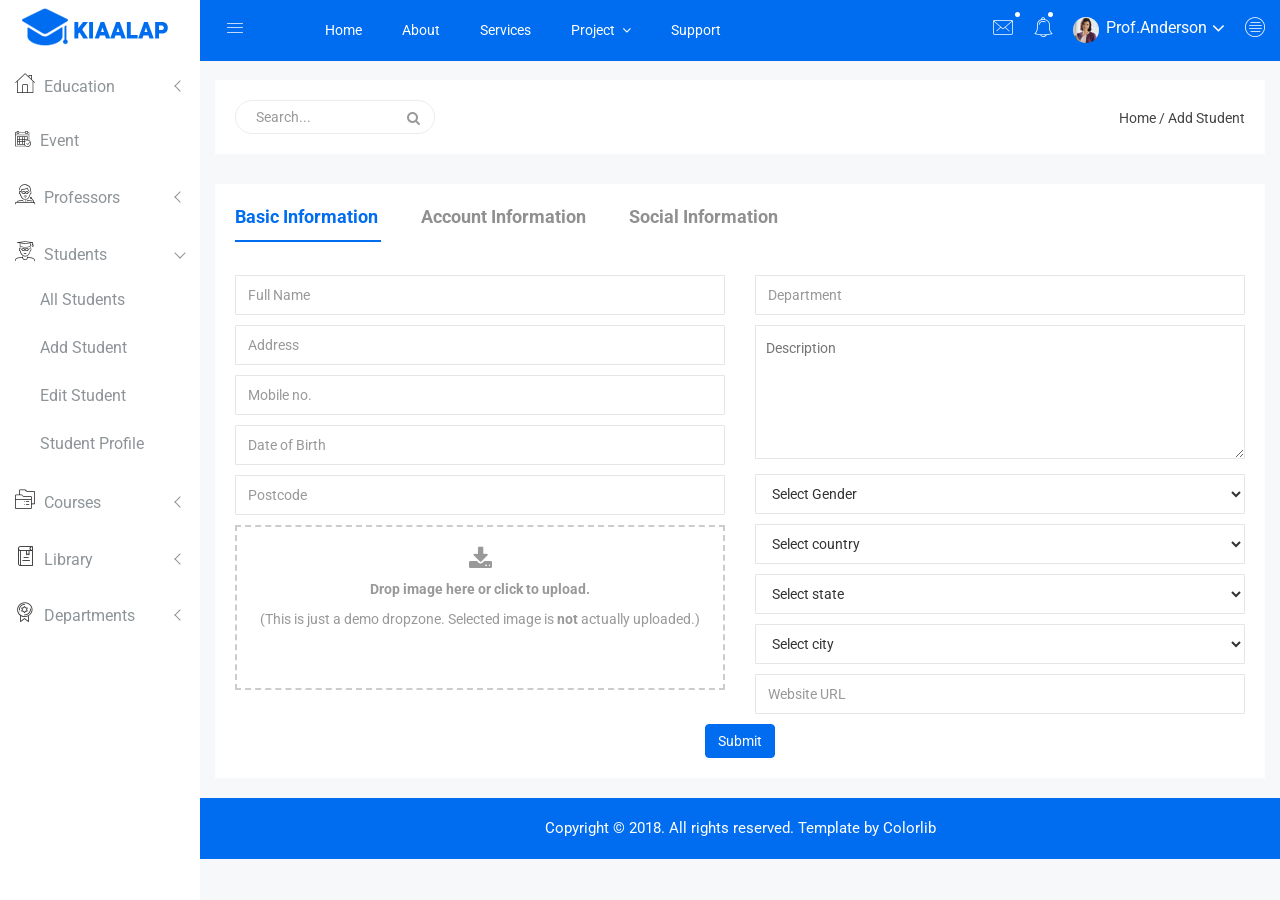
<file: site/painel/add-student.html>
<!doctype html>
<html class="no-js" lang="en">

<head>
    <meta charset="utf-8">
    <meta http-equiv="x-ua-compatible" content="ie=edge">
    <title>Add Student | Kiaalap - Kiaalap Admin Template</title>
    <meta name="description" content="">
    <meta name="viewport" content="width=device-width, initial-scale=1">
    <!-- favicon
		============================================ -->
    <link rel="shortcut icon" type="image/x-icon" href="img/favicon.ico">
    <!-- Google Fonts
		============================================ -->
    <link href="https://fonts.googleapis.com/css?family=Roboto:100,300,400,700,900" rel="stylesheet">
    <!-- Bootstrap CSS
		============================================ -->
    <link rel="stylesheet" href="css/bootstrap.min.css">
    <!-- Bootstrap CSS
		============================================ -->
    <link rel="stylesheet" href="css/font-awesome.min.css">
    <!-- owl.carousel CSS
		============================================ -->
    <link rel="stylesheet" href="css/owl.carousel.css">
    <link rel="stylesheet" href="css/owl.theme.css">
    <link rel="stylesheet" href="css/owl.transitions.css">
    <!-- animate CSS
		============================================ -->
    <link rel="stylesheet" href="css/animate.css">
    <!-- normalize CSS
		============================================ -->
    <link rel="stylesheet" href="css/normalize.css">
    <!-- meanmenu icon CSS
		============================================ -->
    <link rel="stylesheet" href="css/meanmenu.min.css">
    <!-- main CSS
		============================================ -->
    <link rel="stylesheet" href="css/main.css">
    <!-- educate icon CSS
		============================================ -->
    <link rel="stylesheet" href="css/educate-custon-icon.css">
    <!-- morrisjs CSS
		============================================ -->
    <link rel="stylesheet" href="css/morrisjs/morris.css">
    <!-- mCustomScrollbar CSS
		============================================ -->
    <link rel="stylesheet" href="css/scrollbar/jquery.mCustomScrollbar.min.css">
    <!-- metisMenu CSS
		============================================ -->
    <link rel="stylesheet" href="css/metisMenu/metisMenu.min.css">
    <link rel="stylesheet" href="css/metisMenu/metisMenu-vertical.css">
    <!-- calendar CSS
		============================================ -->
    <link rel="stylesheet" href="css/calendar/fullcalendar.min.css">
    <link rel="stylesheet" href="css/calendar/fullcalendar.print.min.css">
    <!-- forms CSS
		============================================ -->
    <link rel="stylesheet" href="css/form/all-type-forms.css">
    <!-- dropzone CSS
		============================================ -->
    <link rel="stylesheet" href="css/dropzone/dropzone.css">
    <!-- style CSS
		============================================ -->
    <link rel="stylesheet" href="style.css">
    <!-- responsive CSS
		============================================ -->
    <link rel="stylesheet" href="css/responsive.css">
    <!-- modernizr JS
		============================================ -->
    <script src="js/vendor/modernizr-2.8.3.min.js"></script>
</head>

<body>
    <!--[if lt IE 8]>
		<p class="browserupgrade">You are using an <strong>outdated</strong> browser. Please <a href="http://browsehappy.com/">upgrade your browser</a> to improve your experience.</p>
	<![endif]-->
    <!-- Start Left menu area -->
    <div class="left-sidebar-pro">
        <nav id="sidebar" class="">
            <div class="sidebar-header">
                <a href="index.html"><img class="main-logo" src="img/logo/logo.png" alt="" /></a>
                <strong><a href="index.html"><img src="img/logo/logosn.png" alt="" /></a></strong>
            </div>
            <div class="left-custom-menu-adp-wrap comment-scrollbar">
                <nav class="sidebar-nav left-sidebar-menu-pro">
                    <ul class="metismenu" id="menu1">
                        <li>
                            <a class="has-arrow" href="index.html">
								   <span class="educate-icon educate-home icon-wrap"></span>
								   <span class="mini-click-non">Education</span>
								</a>
                            <ul class="submenu-angle" aria-expanded="true">
                                <li><a title="Dashboard v.1" href="index.html"><span class="mini-sub-pro">Dashboard v.1</span></a></li>
                                <li><a title="Dashboard v.2" href="index-1.html"><span class="mini-sub-pro">Dashboard v.2</span></a></li>
                                <li><a title="Dashboard v.3" href="index-2.html"><span class="mini-sub-pro">Dashboard v.3</span></a></li>
                                <li><a title="Analytics" href="analytics.html"><span class="mini-sub-pro">Analytics</span></a></li>
                                <li><a title="Widgets" href="widgets.html"><span class="mini-sub-pro">Widgets</span></a></li>
                            </ul>
                        </li>
                        <li>
                            <a title="Landing Page" href="events.html" aria-expanded="false"><span class="educate-icon educate-event icon-wrap sub-icon-mg" aria-hidden="true"></span> <span class="mini-click-non">Event</span></a>
                        </li>
                        <li>
                            <a class="has-arrow" href="all-professors.html" aria-expanded="false"><span class="educate-icon educate-professor icon-wrap"></span> <span class="mini-click-non">Professors</span></a>
                            <ul class="submenu-angle" aria-expanded="false">
                                <li><a title="All Professors" href="all-professors.html"><span class="mini-sub-pro">All Professors</span></a></li>
                                <li><a title="Add Professor" href="add-professor.html"><span class="mini-sub-pro">Add Professor</span></a></li>
                                <li><a title="Edit Professor" href="edit-professor.html"><span class="mini-sub-pro">Edit Professor</span></a></li>
                                <li><a title="Professor Profile" href="professor-profile.html"><span class="mini-sub-pro">Professor Profile</span></a></li>
                            </ul>
                        </li>
                        <li class="active">
                            <a class="has-arrow" href="all-students.html" aria-expanded="false"><span class="educate-icon educate-student icon-wrap"></span> <span class="mini-click-non">Students</span></a>
                            <ul class="submenu-angle" aria-expanded="false">
                                <li><a title="All Students" href="all-students.html"><span class="mini-sub-pro">All Students</span></a></li>
                                <li><a title="Add Students" href="add-student.html"><span class="mini-sub-pro">Add Student</span></a></li>
                                <li><a title="Edit Students" href="edit-student.html"><span class="mini-sub-pro">Edit Student</span></a></li>
                                <li><a title="Students Profile" href="student-profile.html"><span class="mini-sub-pro">Student Profile</span></a></li>
                            </ul>
                        </li>
                        <li>
                            <a class="has-arrow" href="all-courses.html" aria-expanded="false"><span class="educate-icon educate-course icon-wrap"></span> <span class="mini-click-non">Courses</span></a>
                            <ul class="submenu-angle" aria-expanded="false">
                                <li><a title="All Courses" href="all-courses.html"><span class="mini-sub-pro">All Courses</span></a></li>
                                <li><a title="Add Courses" href="add-course.html"><span class="mini-sub-pro">Add Course</span></a></li>
                                <li><a title="Edit Courses" href="edit-course.html"><span class="mini-sub-pro">Edit Course</span></a></li>
                                <li><a title="Courses Profile" href="course-info.html"><span class="mini-sub-pro">Courses Info</span></a></li>
                                <li><a title="course Payment" href="course-payment.html"><span class="mini-sub-pro">Courses Payment</span></a></li>
                            </ul>
                        </li>
                        <li>
                            <a class="has-arrow" href="all-courses.html" aria-expanded="false"><span class="educate-icon educate-library icon-wrap"></span> <span class="mini-click-non">Library</span></a>
                            <ul class="submenu-angle" aria-expanded="false">
                                <li><a title="All Library" href="library-assets.html"><span class="mini-sub-pro">Library Assets</span></a></li>
                                <li><a title="Add Library" href="add-library-assets.html"><span class="mini-sub-pro">Add Library Asset</span></a></li>
                                <li><a title="Edit Library" href="edit-library-assets.html"><span class="mini-sub-pro">Edit Library Asset</span></a></li>
                            </ul>
                        </li>
                        <li>
                            <a class="has-arrow" href="all-courses.html" aria-expanded="false"><span class="educate-icon educate-department icon-wrap"></span> <span class="mini-click-non">Departments</span></a>
                            <ul class="submenu-angle" aria-expanded="false">
                                <li><a title="Departments List" href="departments.html"><span class="mini-sub-pro">Departments List</span></a></li>
                                <li><a title="Add Departments" href="add-department.html"><span class="mini-sub-pro">Add Departments</span></a></li>
                                <li><a title="Edit Departments" href="edit-department.html"><span class="mini-sub-pro">Edit Departments</span></a></li>
                            </ul>
                        </li>
                        <li>
                            <a class="has-arrow" href="mailbox.html" aria-expanded="false"><span class="educate-icon educate-message icon-wrap"></span> <span class="mini-click-non">Mailbox</span></a>
                            <ul class="submenu-angle" aria-expanded="false">
                                <li><a title="Inbox" href="mailbox.html"><span class="mini-sub-pro">Inbox</span></a></li>
                                <li><a title="View Mail" href="mailbox-view.html"><span class="mini-sub-pro">View Mail</span></a></li>
                                <li><a title="Compose Mail" href="mailbox-compose.html"><span class="mini-sub-pro">Compose Mail</span></a></li>
                            </ul>
                        </li>
                        <li>
                            <a class="has-arrow" href="mailbox.html" aria-expanded="false"><span class="educate-icon educate-interface icon-wrap"></span> <span class="mini-click-non">Interface</span></a>
                            <ul class="submenu-angle interface-mini-nb-dp" aria-expanded="false">
                                <li><a title="Google Map" href="google-map.html"><span class="mini-sub-pro">Google Map</span></a></li>
                                <li><a title="Data Maps" href="data-maps.html"><span class="mini-sub-pro">Data Maps</span></a></li>
                                <li><a title="Pdf Viewer" href="pdf-viewer.html"><span class="mini-sub-pro">Pdf Viewer</span></a></li>
                                <li><a title="X-Editable" href="x-editable.html"><span class="mini-sub-pro">X-Editable</span></a></li>
                                <li><a title="Code Editor" href="code-editor.html"><span class="mini-sub-pro">Code Editor</span></a></li>
                                <li><a title="Tree View" href="tree-view.html"><span class="mini-sub-pro">Tree View</span></a></li>
                                <li><a title="Preloader" href="preloader.html"><span class="mini-sub-pro">Preloader</span></a></li>
                                <li><a title="Images Cropper" href="images-cropper.html"><span class="mini-sub-pro">Images Cropper</span></a></li>
                            </ul>
                        </li>
                        <li>
                            <a class="has-arrow" href="mailbox.html" aria-expanded="false"><span class="educate-icon educate-charts icon-wrap"></span> <span class="mini-click-non">Charts</span></a>
                            <ul class="submenu-angle chart-mini-nb-dp" aria-expanded="false">
                                <li><a title="Bar Charts" href="bar-charts.html"><span class="mini-sub-pro">Bar Charts</span></a></li>
                                <li><a title="Line Charts" href="line-charts.html"><span class="mini-sub-pro">Line Charts</span></a></li>
                                <li><a title="Area Charts" href="area-charts.html"><span class="mini-sub-pro">Area Charts</span></a></li>
                                <li><a title="Rounded Charts" href="rounded-chart.html"><span class="mini-sub-pro">Rounded Charts</span></a></li>
                                <li><a title="C3 Charts" href="c3.html"><span class="mini-sub-pro">C3 Charts</span></a></li>
                                <li><a title="Sparkline Charts" href="sparkline.html"><span class="mini-sub-pro">Sparkline Charts</span></a></li>
                                <li><a title="Peity Charts" href="peity.html"><span class="mini-sub-pro">Peity Charts</span></a></li>
                            </ul>
                        </li>
                        <li>
                            <a class="has-arrow" href="mailbox.html" aria-expanded="false"><span class="educate-icon educate-data-table icon-wrap"></span> <span class="mini-click-non">Data Tables</span></a>
                            <ul class="submenu-angle" aria-expanded="false">
                                <li><a title="Peity Charts" href="static-table.html"><span class="mini-sub-pro">Static Table</span></a></li>
                                <li><a title="Data Table" href="data-table.html"><span class="mini-sub-pro">Data Table</span></a></li>
                            </ul>
                        </li>
                        <li>
                            <a class="has-arrow" href="mailbox.html" aria-expanded="false"><span class="educate-icon educate-form icon-wrap"></span> <span class="mini-click-non">Forms Elements</span></a>
                            <ul class="submenu-angle form-mini-nb-dp" aria-expanded="false">
                                <li><a title="Basic Form Elements" href="basic-form-element.html"><span class="mini-sub-pro">Bc Form Elements</span></a></li>
                                <li><a title="Advance Form Elements" href="advance-form-element.html"><span class="mini-sub-pro">Ad Form Elements</span></a></li>
                                <li><a title="Password Meter" href="password-meter.html"><span class="mini-sub-pro">Password Meter</span></a></li>
                                <li><a title="Multi Upload" href="multi-upload.html"><span class="mini-sub-pro">Multi Upload</span></a></li>
                                <li><a title="Text Editor" href="tinymc.html"><span class="mini-sub-pro">Text Editor</span></a></li>
                                <li><a title="Dual List Box" href="dual-list-box.html"><span class="mini-sub-pro">Dual List Box</span></a></li>
                            </ul>
                        </li>
                        <li>
                            <a class="has-arrow" href="mailbox.html" aria-expanded="false"><span class="educate-icon educate-apps icon-wrap"></span> <span class="mini-click-non">App views</span></a>
                            <ul class="submenu-angle app-mini-nb-dp" aria-expanded="false">
                                <li><a title="Notifications" href="notifications.html"><span class="mini-sub-pro">Notifications</span></a></li>
                                <li><a title="Alerts" href="alerts.html"><span class="mini-sub-pro">Alerts</span></a></li>
                                <li><a title="Modals" href="modals.html"><span class="mini-sub-pro">Modals</span></a></li>
                                <li><a title="Buttons" href="buttons.html"><span class="mini-sub-pro">Buttons</span></a></li>
                                <li><a title="Tabs" href="tabs.html"><span class="mini-sub-pro">Tabs</span></a></li>
                                <li><a title="Accordion" href="accordion.html"><span class="mini-sub-pro">Accordion</span></a></li>
                            </ul>
                        </li>
                        <li id="removable">
                            <a class="has-arrow" href="#" aria-expanded="false"><span class="educate-icon educate-pages icon-wrap"></span> <span class="mini-click-non">Pages</span></a>
                            <ul class="submenu-angle page-mini-nb-dp" aria-expanded="false">
                                <li><a title="Login" href="login.html"><span class="mini-sub-pro">Login</span></a></li>
                                <li><a title="Register" href="register.html"><span class="mini-sub-pro">Register</span></a></li>
                                <li><a title="Lock" href="lock.html"><span class="mini-sub-pro">Lock</span></a></li>
                                <li><a title="Password Recovery" href="password-recovery.html"><span class="mini-sub-pro">Password Recovery</span></a></li>
                                <li><a title="404 Page" href="404.html"><span class="mini-sub-pro">404 Page</span></a></li>
                                <li><a title="500 Page" href="500.html"><span class="mini-sub-pro">500 Page</span></a></li>
                            </ul>
                        </li>
                    </ul>
                </nav>
            </div>
        </nav>
    </div>
    <!-- End Left menu area -->
    <!-- Start Welcome area -->
    <div class="all-content-wrapper">
        <div class="container-fluid">
            <div class="row">
                <div class="col-lg-12 col-md-12 col-sm-12 col-xs-12">
                    <div class="logo-pro">
                        <a href="index.html"><img class="main-logo" src="img/logo/logo.png" alt="" /></a>
                    </div>
                </div>
            </div>
        </div>
        <div class="header-advance-area">
            <div class="header-top-area">
                <div class="container-fluid">
                    <div class="row">
                        <div class="col-lg-12 col-md-12 col-sm-12 col-xs-12">
                            <div class="header-top-wraper">
                                <div class="row">
                                    <div class="col-lg-1 col-md-0 col-sm-1 col-xs-12">
                                        <div class="menu-switcher-pro">
                                            <button type="button" id="sidebarCollapse" class="btn bar-button-pro header-drl-controller-btn btn-info navbar-btn">
													<i class="educate-icon educate-nav"></i>
												</button>
                                        </div>
                                    </div>
                                    <div class="col-lg-6 col-md-7 col-sm-6 col-xs-12">
                                        <div class="header-top-menu tabl-d-n">
                                            <ul class="nav navbar-nav mai-top-nav">
                                                <li class="nav-item"><a href="#" class="nav-link">Home</a>
                                                </li>
                                                <li class="nav-item"><a href="#" class="nav-link">About</a>
                                                </li>
                                                <li class="nav-item"><a href="#" class="nav-link">Services</a>
                                                </li>
                                                <li class="nav-item dropdown res-dis-nn">
                                                    <a href="#" data-toggle="dropdown" role="button" aria-expanded="false" class="nav-link dropdown-toggle">Project <span class="angle-down-topmenu"><i class="fa fa-angle-down"></i></span></a>
                                                    <div role="menu" class="dropdown-menu animated zoomIn">
                                                        <a href="#" class="dropdown-item">Documentation</a>
                                                        <a href="#" class="dropdown-item">Expert Backend</a>
                                                        <a href="#" class="dropdown-item">Expert FrontEnd</a>
                                                        <a href="#" class="dropdown-item">Contact Support</a>
                                                    </div>
                                                </li>
                                                <li class="nav-item"><a href="#" class="nav-link">Support</a>
                                                </li>
                                            </ul>
                                        </div>
                                    </div>
                                    <div class="col-lg-5 col-md-5 col-sm-12 col-xs-12">
                                        <div class="header-right-info">
                                            <ul class="nav navbar-nav mai-top-nav header-right-menu">
                                                <li class="nav-item dropdown">
                                                    <a href="#" data-toggle="dropdown" role="button" aria-expanded="false" class="nav-link dropdown-toggle"><i class="educate-icon educate-message edu-chat-pro" aria-hidden="true"></i><span class="indicator-ms"></span></a>
                                                    <div role="menu" class="author-message-top dropdown-menu animated zoomIn">
                                                        <div class="message-single-top">
                                                            <h1>Message</h1>
                                                        </div>
                                                        <ul class="message-menu">
                                                            <li>
                                                                <a href="#">
                                                                    <div class="message-img">
                                                                        <img src="img/contact/1.jpg" alt="">
                                                                    </div>
                                                                    <div class="message-content">
                                                                        <span class="message-date">16 Sept</span>
                                                                        <h2>Advanda Cro</h2>
                                                                        <p>Please done this project as soon possible.</p>
                                                                    </div>
                                                                </a>
                                                            </li>
                                                            <li>
                                                                <a href="#">
                                                                    <div class="message-img">
                                                                        <img src="img/contact/4.jpg" alt="">
                                                                    </div>
                                                                    <div class="message-content">
                                                                        <span class="message-date">16 Sept</span>
                                                                        <h2>Sulaiman din</h2>
                                                                        <p>Please done this project as soon possible.</p>
                                                                    </div>
                                                                </a>
                                                            </li>
                                                            <li>
                                                                <a href="#">
                                                                    <div class="message-img">
                                                                        <img src="img/contact/3.jpg" alt="">
                                                                    </div>
                                                                    <div class="message-content">
                                                                        <span class="message-date">16 Sept</span>
                                                                        <h2>Victor Jara</h2>
                                                                        <p>Please done this project as soon possible.</p>
                                                                    </div>
                                                                </a>
                                                            </li>
                                                            <li>
                                                                <a href="#">
                                                                    <div class="message-img">
                                                                        <img src="img/contact/2.jpg" alt="">
                                                                    </div>
                                                                    <div class="message-content">
                                                                        <span class="message-date">16 Sept</span>
                                                                        <h2>Victor Jara</h2>
                                                                        <p>Please done this project as soon possible.</p>
                                                                    </div>
                                                                </a>
                                                            </li>
                                                        </ul>
                                                        <div class="message-view">
                                                            <a href="#">View All Messages</a>
                                                        </div>
                                                    </div>
                                                </li>
                                                <li class="nav-item"><a href="#" data-toggle="dropdown" role="button" aria-expanded="false" class="nav-link dropdown-toggle"><i class="educate-icon educate-bell" aria-hidden="true"></i><span class="indicator-nt"></span></a>
                                                    <div role="menu" class="notification-author dropdown-menu animated zoomIn">
                                                        <div class="notification-single-top">
                                                            <h1>Notifications</h1>
                                                        </div>
                                                        <ul class="notification-menu">
                                                            <li>
                                                                <a href="#">
                                                                    <div class="notification-icon">
                                                                        <i class="educate-icon educate-checked edu-checked-pro admin-check-pro" aria-hidden="true"></i>
                                                                    </div>
                                                                    <div class="notification-content">
                                                                        <span class="notification-date">16 Sept</span>
                                                                        <h2>Advanda Cro</h2>
                                                                        <p>Please done this project as soon possible.</p>
                                                                    </div>
                                                                </a>
                                                            </li>
                                                            <li>
                                                                <a href="#">
                                                                    <div class="notification-icon">
                                                                        <i class="fa fa-cloud edu-cloud-computing-down" aria-hidden="true"></i>
                                                                    </div>
                                                                    <div class="notification-content">
                                                                        <span class="notification-date">16 Sept</span>
                                                                        <h2>Sulaiman din</h2>
                                                                        <p>Please done this project as soon possible.</p>
                                                                    </div>
                                                                </a>
                                                            </li>
                                                            <li>
                                                                <a href="#">
                                                                    <div class="notification-icon">
                                                                        <i class="fa fa-eraser edu-shield" aria-hidden="true"></i>
                                                                    </div>
                                                                    <div class="notification-content">
                                                                        <span class="notification-date">16 Sept</span>
                                                                        <h2>Victor Jara</h2>
                                                                        <p>Please done this project as soon possible.</p>
                                                                    </div>
                                                                </a>
                                                            </li>
                                                            <li>
                                                                <a href="#">
                                                                    <div class="notification-icon">
                                                                        <i class="fa fa-line-chart edu-analytics-arrow" aria-hidden="true"></i>
                                                                    </div>
                                                                    <div class="notification-content">
                                                                        <span class="notification-date">16 Sept</span>
                                                                        <h2>Victor Jara</h2>
                                                                        <p>Please done this project as soon possible.</p>
                                                                    </div>
                                                                </a>
                                                            </li>
                                                        </ul>
                                                        <div class="notification-view">
                                                            <a href="#">View All Notification</a>
                                                        </div>
                                                    </div>
                                                </li>
                                                <li class="nav-item">
                                                    <a href="#" data-toggle="dropdown" role="button" aria-expanded="false" class="nav-link dropdown-toggle">
															<img src="img/product/pro4.jpg" alt="" />
															<span class="admin-name">Prof.Anderson</span>
															<i class="fa fa-angle-down edu-icon edu-down-arrow"></i>
														</a>
                                                    <ul role="menu" class="dropdown-header-top author-log dropdown-menu animated zoomIn">
                                                        <li><a href="#"><span class="edu-icon edu-home-admin author-log-ic"></span>My Account</a>
                                                        </li>
                                                        <li><a href="#"><span class="edu-icon edu-user-rounded author-log-ic"></span>My Profile</a>
                                                        </li>
                                                        <li><a href="#"><span class="edu-icon edu-money author-log-ic"></span>User Billing</a>
                                                        </li>
                                                        <li><a href="#"><span class="edu-icon edu-settings author-log-ic"></span>Settings</a>
                                                        </li>
                                                        <li><a href="#"><span class="edu-icon edu-locked author-log-ic"></span>Log Out</a>
                                                        </li>
                                                    </ul>
                                                </li>
                                                <li class="nav-item nav-setting-open"><a href="#" data-toggle="dropdown" role="button" aria-expanded="false" class="nav-link dropdown-toggle"><i class="educate-icon educate-menu"></i></a>

                                                    <div role="menu" class="admintab-wrap menu-setting-wrap menu-setting-wrap-bg dropdown-menu animated zoomIn">
                                                        <ul class="nav nav-tabs custon-set-tab">
                                                            <li class="active"><a data-toggle="tab" href="#Notes">Notes</a>
                                                            </li>
                                                            <li><a data-toggle="tab" href="#Projects">Projects</a>
                                                            </li>
                                                            <li><a data-toggle="tab" href="#Settings">Settings</a>
                                                            </li>
                                                        </ul>

                                                        <div class="tab-content custom-bdr-nt">
                                                            <div id="Notes" class="tab-pane fade in active">
                                                                <div class="notes-area-wrap">
                                                                    <div class="note-heading-indicate">
                                                                        <h2><i class="fa fa-comments-o"></i> Latest Notes</h2>
                                                                        <p>You have 10 new message.</p>
                                                                    </div>
                                                                    <div class="notes-list-area notes-menu-scrollbar">
                                                                        <ul class="notes-menu-list">
                                                                            <li>
                                                                                <a href="#">
                                                                                    <div class="notes-list-flow">
                                                                                        <div class="notes-img">
                                                                                            <img src="img/contact/4.jpg" alt="" />
                                                                                        </div>
                                                                                        <div class="notes-content">
                                                                                            <p> The point of using Lorem Ipsum is that it has a more-or-less normal.</p>
                                                                                            <span>Yesterday 2:45 pm</span>
                                                                                        </div>
                                                                                    </div>
                                                                                </a>
                                                                            </li>
                                                                            <li>
                                                                                <a href="#">
                                                                                    <div class="notes-list-flow">
                                                                                        <div class="notes-img">
                                                                                            <img src="img/contact/1.jpg" alt="" />
                                                                                        </div>
                                                                                        <div class="notes-content">
                                                                                            <p> The point of using Lorem Ipsum is that it has a more-or-less normal.</p>
                                                                                            <span>Yesterday 2:45 pm</span>
                                                                                        </div>
                                                                                    </div>
                                                                                </a>
                                                                            </li>
                                                                            <li>
                                                                                <a href="#">
                                                                                    <div class="notes-list-flow">
                                                                                        <div class="notes-img">
                                                                                            <img src="img/contact/2.jpg" alt="" />
                                                                                        </div>
                                                                                        <div class="notes-content">
                                                                                            <p> The point of using Lorem Ipsum is that it has a more-or-less normal.</p>
                                                                                            <span>Yesterday 2:45 pm</span>
                                                                                        </div>
                                                                                    </div>
                                                                                </a>
                                                                            </li>
                                                                            <li>
                                                                                <a href="#">
                                                                                    <div class="notes-list-flow">
                                                                                        <div class="notes-img">
                                                                                            <img src="img/contact/3.jpg" alt="" />
                                                                                        </div>
                                                                                        <div class="notes-content">
                                                                                            <p> The point of using Lorem Ipsum is that it has a more-or-less normal.</p>
                                                                                            <span>Yesterday 2:45 pm</span>
                                                                                        </div>
                                                                                    </div>
                                                                                </a>
                                                                            </li>
                                                                            <li>
                                                                                <a href="#">
                                                                                    <div class="notes-list-flow">
                                                                                        <div class="notes-img">
                                                                                            <img src="img/contact/4.jpg" alt="" />
                                                                                        </div>
                                                                                        <div class="notes-content">
                                                                                            <p> The point of using Lorem Ipsum is that it has a more-or-less normal.</p>
                                                                                            <span>Yesterday 2:45 pm</span>
                                                                                        </div>
                                                                                    </div>
                                                                                </a>
                                                                            </li>
                                                                            <li>
                                                                                <a href="#">
                                                                                    <div class="notes-list-flow">
                                                                                        <div class="notes-img">
                                                                                            <img src="img/contact/1.jpg" alt="" />
                                                                                        </div>
                                                                                        <div class="notes-content">
                                                                                            <p> The point of using Lorem Ipsum is that it has a more-or-less normal.</p>
                                                                                            <span>Yesterday 2:45 pm</span>
                                                                                        </div>
                                                                                    </div>
                                                                                </a>
                                                                            </li>
                                                                            <li>
                                                                                <a href="#">
                                                                                    <div class="notes-list-flow">
                                                                                        <div class="notes-img">
                                                                                            <img src="img/contact/2.jpg" alt="" />
                                                                                        </div>
                                                                                        <div class="notes-content">
                                                                                            <p> The point of using Lorem Ipsum is that it has a more-or-less normal.</p>
                                                                                            <span>Yesterday 2:45 pm</span>
                                                                                        </div>
                                                                                    </div>
                                                                                </a>
                                                                            </li>
                                                                            <li>
                                                                                <a href="#">
                                                                                    <div class="notes-list-flow">
                                                                                        <div class="notes-img">
                                                                                            <img src="img/contact/1.jpg" alt="" />
                                                                                        </div>
                                                                                        <div class="notes-content">
                                                                                            <p> The point of using Lorem Ipsum is that it has a more-or-less normal.</p>
                                                                                            <span>Yesterday 2:45 pm</span>
                                                                                        </div>
                                                                                    </div>
                                                                                </a>
                                                                            </li>
                                                                            <li>
                                                                                <a href="#">
                                                                                    <div class="notes-list-flow">
                                                                                        <div class="notes-img">
                                                                                            <img src="img/contact/2.jpg" alt="" />
                                                                                        </div>
                                                                                        <div class="notes-content">
                                                                                            <p> The point of using Lorem Ipsum is that it has a more-or-less normal.</p>
                                                                                            <span>Yesterday 2:45 pm</span>
                                                                                        </div>
                                                                                    </div>
                                                                                </a>
                                                                            </li>
                                                                            <li>
                                                                                <a href="#">
                                                                                    <div class="notes-list-flow">
                                                                                        <div class="notes-img">
                                                                                            <img src="img/contact/3.jpg" alt="" />
                                                                                        </div>
                                                                                        <div class="notes-content">
                                                                                            <p> The point of using Lorem Ipsum is that it has a more-or-less normal.</p>
                                                                                            <span>Yesterday 2:45 pm</span>
                                                                                        </div>
                                                                                    </div>
                                                                                </a>
                                                                            </li>
                                                                        </ul>
                                                                    </div>
                                                                </div>
                                                            </div>
                                                            <div id="Projects" class="tab-pane fade">
                                                                <div class="projects-settings-wrap">
                                                                    <div class="note-heading-indicate">
                                                                        <h2><i class="fa fa-cube"></i> Latest projects</h2>
                                                                        <p> You have 20 projects. 5 not completed.</p>
                                                                    </div>
                                                                    <div class="project-st-list-area project-st-menu-scrollbar">
                                                                        <ul class="projects-st-menu-list">
                                                                            <li>
                                                                                <a href="#">
                                                                                    <div class="project-list-flow">
                                                                                        <div class="projects-st-heading">
                                                                                            <h2>Web Development</h2>
                                                                                            <p> The point of using Lorem Ipsum is that it has a more or less normal.</p>
                                                                                            <span class="project-st-time">1 hours ago</span>
                                                                                        </div>
                                                                                        <div class="projects-st-content">
                                                                                            <p>Completion with: 28%</p>
                                                                                            <div class="progress progress-mini">
                                                                                                <div style="width: 28%;" class="progress-bar progress-bar-danger hd-tp-1"></div>
                                                                                            </div>
                                                                                            <p>Project end: 4:00 pm - 12.06.2014</p>
                                                                                        </div>
                                                                                    </div>
                                                                                </a>
                                                                            </li>
                                                                            <li>
                                                                                <a href="#">
                                                                                    <div class="project-list-flow">
                                                                                        <div class="projects-st-heading">
                                                                                            <h2>Software Development</h2>
                                                                                            <p> The point of using Lorem Ipsum is that it has a more or less normal.</p>
                                                                                            <span class="project-st-time">2 hours ago</span>
                                                                                        </div>
                                                                                        <div class="projects-st-content project-rating-cl">
                                                                                            <p>Completion with: 68%</p>
                                                                                            <div class="progress progress-mini">
                                                                                                <div style="width: 68%;" class="progress-bar hd-tp-2"></div>
                                                                                            </div>
                                                                                            <p>Project end: 4:00 pm - 12.06.2014</p>
                                                                                        </div>
                                                                                    </div>
                                                                                </a>
                                                                            </li>
                                                                            <li>
                                                                                <a href="#">
                                                                                    <div class="project-list-flow">
                                                                                        <div class="projects-st-heading">
                                                                                            <h2>Graphic Design</h2>
                                                                                            <p> The point of using Lorem Ipsum is that it has a more or less normal.</p>
                                                                                            <span class="project-st-time">3 hours ago</span>
                                                                                        </div>
                                                                                        <div class="projects-st-content">
                                                                                            <p>Completion with: 78%</p>
                                                                                            <div class="progress progress-mini">
                                                                                                <div style="width: 78%;" class="progress-bar hd-tp-3"></div>
                                                                                            </div>
                                                                                            <p>Project end: 4:00 pm - 12.06.2014</p>
                                                                                        </div>
                                                                                    </div>
                                                                                </a>
                                                                            </li>
                                                                            <li>
                                                                                <a href="#">
                                                                                    <div class="project-list-flow">
                                                                                        <div class="projects-st-heading">
                                                                                            <h2>Web Design</h2>
                                                                                            <p> The point of using Lorem Ipsum is that it has a more or less normal.</p>
                                                                                            <span class="project-st-time">4 hours ago</span>
                                                                                        </div>
                                                                                        <div class="projects-st-content project-rating-cl2">
                                                                                            <p>Completion with: 38%</p>
                                                                                            <div class="progress progress-mini">
                                                                                                <div style="width: 38%;" class="progress-bar progress-bar-danger hd-tp-4"></div>
                                                                                            </div>
                                                                                            <p>Project end: 4:00 pm - 12.06.2014</p>
                                                                                        </div>
                                                                                    </div>
                                                                                </a>
                                                                            </li>
                                                                            <li>
                                                                                <a href="#">
                                                                                    <div class="project-list-flow">
                                                                                        <div class="projects-st-heading">
                                                                                            <h2>Business Card</h2>
                                                                                            <p> The point of using Lorem Ipsum is that it has a more or less normal.</p>
                                                                                            <span class="project-st-time">5 hours ago</span>
                                                                                        </div>
                                                                                        <div class="projects-st-content">
                                                                                            <p>Completion with: 28%</p>
                                                                                            <div class="progress progress-mini">
                                                                                                <div style="width: 28%;" class="progress-bar progress-bar-danger hd-tp-5"></div>
                                                                                            </div>
                                                                                            <p>Project end: 4:00 pm - 12.06.2014</p>
                                                                                        </div>
                                                                                    </div>
                                                                                </a>
                                                                            </li>
                                                                            <li>
                                                                                <a href="#">
                                                                                    <div class="project-list-flow">
                                                                                        <div class="projects-st-heading">
                                                                                            <h2>Ecommerce Business</h2>
                                                                                            <p> The point of using Lorem Ipsum is that it has a more or less normal.</p>
                                                                                            <span class="project-st-time">6 hours ago</span>
                                                                                        </div>
                                                                                        <div class="projects-st-content project-rating-cl">
                                                                                            <p>Completion with: 68%</p>
                                                                                            <div class="progress progress-mini">
                                                                                                <div style="width: 68%;" class="progress-bar hd-tp-6"></div>
                                                                                            </div>
                                                                                            <p>Project end: 4:00 pm - 12.06.2014</p>
                                                                                        </div>
                                                                                    </div>
                                                                                </a>
                                                                            </li>
                                                                            <li>
                                                                                <a href="#">
                                                                                    <div class="project-list-flow">
                                                                                        <div class="projects-st-heading">
                                                                                            <h2>Woocommerce Plugin</h2>
                                                                                            <p> The point of using Lorem Ipsum is that it has a more or less normal.</p>
                                                                                            <span class="project-st-time">7 hours ago</span>
                                                                                        </div>
                                                                                        <div class="projects-st-content">
                                                                                            <p>Completion with: 78%</p>
                                                                                            <div class="progress progress-mini">
                                                                                                <div style="width: 78%;" class="progress-bar"></div>
                                                                                            </div>
                                                                                            <p>Project end: 4:00 pm - 12.06.2014</p>
                                                                                        </div>
                                                                                    </div>
                                                                                </a>
                                                                            </li>
                                                                            <li>
                                                                                <a href="#">
                                                                                    <div class="project-list-flow">
                                                                                        <div class="projects-st-heading">
                                                                                            <h2>Wordpress Theme</h2>
                                                                                            <p> The point of using Lorem Ipsum is that it has a more or less normal.</p>
                                                                                            <span class="project-st-time">9 hours ago</span>
                                                                                        </div>
                                                                                        <div class="projects-st-content project-rating-cl2">
                                                                                            <p>Completion with: 38%</p>
                                                                                            <div class="progress progress-mini">
                                                                                                <div style="width: 38%;" class="progress-bar progress-bar-danger"></div>
                                                                                            </div>
                                                                                            <p>Project end: 4:00 pm - 12.06.2014</p>
                                                                                        </div>
                                                                                    </div>
                                                                                </a>
                                                                            </li>
                                                                        </ul>
                                                                    </div>
                                                                </div>
                                                            </div>
                                                            <div id="Settings" class="tab-pane fade">
                                                                <div class="setting-panel-area">
                                                                    <div class="note-heading-indicate">
                                                                        <h2><i class="fa fa-gears"></i> Settings Panel</h2>
                                                                        <p> You have 20 Settings. 5 not completed.</p>
                                                                    </div>
                                                                    <ul class="setting-panel-list">
                                                                        <li>
                                                                            <div class="checkbox-setting-pro">
                                                                                <div class="checkbox-title-pro">
                                                                                    <h2>Show notifications</h2>
                                                                                    <div class="ts-custom-check">
                                                                                        <div class="onoffswitch">
                                                                                            <input type="checkbox" name="collapsemenu" class="onoffswitch-checkbox" id="example">
                                                                                            <label class="onoffswitch-label" for="example">
																									<span class="onoffswitch-inner"></span>
																									<span class="onoffswitch-switch"></span>
																								</label>
                                                                                        </div>
                                                                                    </div>
                                                                                </div>
                                                                            </div>
                                                                        </li>
                                                                        <li>
                                                                            <div class="checkbox-setting-pro">
                                                                                <div class="checkbox-title-pro">
                                                                                    <h2>Disable Chat</h2>
                                                                                    <div class="ts-custom-check">
                                                                                        <div class="onoffswitch">
                                                                                            <input type="checkbox" name="collapsemenu" class="onoffswitch-checkbox" id="example3">
                                                                                            <label class="onoffswitch-label" for="example3">
																									<span class="onoffswitch-inner"></span>
																									<span class="onoffswitch-switch"></span>
																								</label>
                                                                                        </div>
                                                                                    </div>
                                                                                </div>
                                                                            </div>
                                                                        </li>
                                                                        <li>
                                                                            <div class="checkbox-setting-pro">
                                                                                <div class="checkbox-title-pro">
                                                                                    <h2>Enable history</h2>
                                                                                    <div class="ts-custom-check">
                                                                                        <div class="onoffswitch">
                                                                                            <input type="checkbox" name="collapsemenu" class="onoffswitch-checkbox" id="example4">
                                                                                            <label class="onoffswitch-label" for="example4">
																									<span class="onoffswitch-inner"></span>
																									<span class="onoffswitch-switch"></span>
																								</label>
                                                                                        </div>
                                                                                    </div>
                                                                                </div>
                                                                            </div>
                                                                        </li>
                                                                        <li>
                                                                            <div class="checkbox-setting-pro">
                                                                                <div class="checkbox-title-pro">
                                                                                    <h2>Show charts</h2>
                                                                                    <div class="ts-custom-check">
                                                                                        <div class="onoffswitch">
                                                                                            <input type="checkbox" name="collapsemenu" class="onoffswitch-checkbox" id="example7">
                                                                                            <label class="onoffswitch-label" for="example7">
																									<span class="onoffswitch-inner"></span>
																									<span class="onoffswitch-switch"></span>
																								</label>
                                                                                        </div>
                                                                                    </div>
                                                                                </div>
                                                                            </div>
                                                                        </li>
                                                                        <li>
                                                                            <div class="checkbox-setting-pro">
                                                                                <div class="checkbox-title-pro">
                                                                                    <h2>Update everyday</h2>
                                                                                    <div class="ts-custom-check">
                                                                                        <div class="onoffswitch">
                                                                                            <input type="checkbox" name="collapsemenu" checked="" class="onoffswitch-checkbox" id="example2">
                                                                                            <label class="onoffswitch-label" for="example2">
																									<span class="onoffswitch-inner"></span>
																									<span class="onoffswitch-switch"></span>
																								</label>
                                                                                        </div>
                                                                                    </div>
                                                                                </div>
                                                                            </div>
                                                                        </li>
                                                                        <li>
                                                                            <div class="checkbox-setting-pro">
                                                                                <div class="checkbox-title-pro">
                                                                                    <h2>Global search</h2>
                                                                                    <div class="ts-custom-check">
                                                                                        <div class="onoffswitch">
                                                                                            <input type="checkbox" name="collapsemenu" checked="" class="onoffswitch-checkbox" id="example6">
                                                                                            <label class="onoffswitch-label" for="example6">
																									<span class="onoffswitch-inner"></span>
																									<span class="onoffswitch-switch"></span>
																								</label>
                                                                                        </div>
                                                                                    </div>
                                                                                </div>
                                                                            </div>
                                                                        </li>
                                                                        <li>
                                                                            <div class="checkbox-setting-pro">
                                                                                <div class="checkbox-title-pro">
                                                                                    <h2>Offline users</h2>
                                                                                    <div class="ts-custom-check">
                                                                                        <div class="onoffswitch">
                                                                                            <input type="checkbox" name="collapsemenu" checked="" class="onoffswitch-checkbox" id="example5">
                                                                                            <label class="onoffswitch-label" for="example5">
																									<span class="onoffswitch-inner"></span>
																									<span class="onoffswitch-switch"></span>
																								</label>
                                                                                        </div>
                                                                                    </div>
                                                                                </div>
                                                                            </div>
                                                                        </li>
                                                                    </ul>

                                                                </div>
                                                            </div>
                                                        </div>
                                                    </div>
                                                </li>
                                            </ul>
                                        </div>
                                    </div>
                                </div>
                            </div>
                        </div>
                    </div>
                </div>
            </div>
            <!-- Mobile Menu start -->
            <div class="mobile-menu-area">
                <div class="container">
                    <div class="row">
                        <div class="col-lg-12 col-md-12 col-sm-12 col-xs-12">
                            <div class="mobile-menu">
                                <nav id="dropdown">
                                    <ul class="mobile-menu-nav">
                                        <li><a data-toggle="collapse" data-target="#Charts" href="#">Home <span class="admin-project-icon edu-icon edu-down-arrow"></span></a>
                                            <ul class="collapse dropdown-header-top">
                                                <li><a href="index.html">Dashboard v.1</a></li>
                                                <li><a href="index-1.html">Dashboard v.2</a></li>
                                                <li><a href="index-3.html">Dashboard v.3</a></li>
                                                <li><a href="analytics.html">Analytics</a></li>
                                                <li><a href="widgets.html">Widgets</a></li>
                                            </ul>
                                        </li>
                                        <li><a href="events.html">Event</a></li>
                                        <li><a data-toggle="collapse" data-target="#demoevent" href="#">Professors <span class="admin-project-icon edu-icon edu-down-arrow"></span></a>
                                            <ul id="demoevent" class="collapse dropdown-header-top">
                                                <li><a href="all-professors.html">All Professors</a>
                                                </li>
                                                <li><a href="add-professor.html">Add Professor</a>
                                                </li>
                                                <li><a href="edit-professor.html">Edit Professor</a>
                                                </li>
                                                <li><a href="professor-profile.html">Professor Profile</a>
                                                </li>
                                            </ul>
                                        </li>
                                        <li><a data-toggle="collapse" data-target="#demopro" href="#">Students <span class="admin-project-icon edu-icon edu-down-arrow"></span></a>
                                            <ul id="demopro" class="collapse dropdown-header-top">
                                                <li><a href="all-students.html">All Students</a>
                                                </li>
                                                <li><a href="add-student.html">Add Student</a>
                                                </li>
                                                <li><a href="edit-student.html">Edit Student</a>
                                                </li>
                                                <li><a href="student-profile.html">Student Profile</a>
                                                </li>
                                            </ul>
                                        </li>
                                        <li><a data-toggle="collapse" data-target="#democrou" href="#">Courses <span class="admin-project-icon edu-icon edu-down-arrow"></span></a>
                                            <ul id="democrou" class="collapse dropdown-header-top">
                                                <li><a href="all-courses.html">All Courses</a>
                                                </li>
                                                <li><a href="add-course.html">Add Course</a>
                                                </li>
                                                <li><a href="edit-course.html">Edit Course</a>
                                                </li>
                                                <li><a href="course-profile.html">Courses Info</a>
                                                </li>
                                                <li><a href="course-payment.html">Courses Payment</a>
                                                </li>
                                            </ul>
                                        </li>
                                        <li><a data-toggle="collapse" data-target="#demolibra" href="#">Library <span class="admin-project-icon edu-icon edu-down-arrow"></span></a>
                                            <ul id="demolibra" class="collapse dropdown-header-top">
                                                <li><a href="library-assets.html">Library Assets</a>
                                                </li>
                                                <li><a href="add-library-assets.html">Add Library Asset</a>
                                                </li>
                                                <li><a href="edit-library-assets.html">Edit Library Asset</a>
                                                </li>
                                            </ul>
                                        </li>
                                        <li><a data-toggle="collapse" data-target="#demodepart" href="#">Departments <span class="admin-project-icon edu-icon edu-down-arrow"></span></a>
                                            <ul id="demodepart" class="collapse dropdown-header-top">
                                                <li><a href="departments.html">Departments List</a>
                                                </li>
                                                <li><a href="add-department.html">Add Departments</a>
                                                </li>
                                                <li><a href="edit-department.html">Edit Departments</a>
                                                </li>
                                            </ul>
                                        </li>
                                        <li><a data-toggle="collapse" data-target="#demomi" href="#">Mailbox <span class="admin-project-icon edu-icon edu-down-arrow"></span></a>
                                            <ul id="demomi" class="collapse dropdown-header-top">
                                                <li><a href="mailbox.html">Inbox</a>
                                                </li>
                                                <li><a href="mailbox-view.html">View Mail</a>
                                                </li>
                                                <li><a href="mailbox-compose.html">Compose Mail</a>
                                                </li>
                                            </ul>
                                        </li>
                                        <li><a data-toggle="collapse" data-target="#Miscellaneousmob" href="#">Interface <span class="admin-project-icon edu-icon edu-down-arrow"></span></a>
                                            <ul id="Miscellaneousmob" class="collapse dropdown-header-top">
                                                <li><a href="google-map.html">Google Map</a>
                                                </li>
                                                <li><a href="data-maps.html">Data Maps</a>
                                                </li>
                                                <li><a href="pdf-viewer.html">Pdf Viewer</a>
                                                </li>
                                                <li><a href="x-editable.html">X-Editable</a>
                                                </li>
                                                <li><a href="code-editor.html">Code Editor</a>
                                                </li>
                                                <li><a href="tree-view.html">Tree View</a>
                                                </li>
                                                <li><a href="preloader.html">Preloader</a>
                                                </li>
                                                <li><a href="images-cropper.html">Images Cropper</a>
                                                </li>
                                            </ul>
                                        </li>
                                        <li><a data-toggle="collapse" data-target="#Chartsmob" href="#">Charts <span class="admin-project-icon edu-icon edu-down-arrow"></span></a>
                                            <ul id="Chartsmob" class="collapse dropdown-header-top">
                                                <li><a href="bar-charts.html">Bar Charts</a>
                                                </li>
                                                <li><a href="line-charts.html">Line Charts</a>
                                                </li>
                                                <li><a href="area-charts.html">Area Charts</a>
                                                </li>
                                                <li><a href="rounded-chart.html">Rounded Charts</a>
                                                </li>
                                                <li><a href="c3.html">C3 Charts</a>
                                                </li>
                                                <li><a href="sparkline.html">Sparkline Charts</a>
                                                </li>
                                                <li><a href="peity.html">Peity Charts</a>
                                                </li>
                                            </ul>
                                        </li>
                                        <li><a data-toggle="collapse" data-target="#Tablesmob" href="#">Tables <span class="admin-project-icon edu-icon edu-down-arrow"></span></a>
                                            <ul id="Tablesmob" class="collapse dropdown-header-top">
                                                <li><a href="static-table.html">Static Table</a>
                                                </li>
                                                <li><a href="data-table.html">Data Table</a>
                                                </li>
                                            </ul>
                                        </li>
                                        <li><a data-toggle="collapse" data-target="#formsmob" href="#">Forms <span class="admin-project-icon edu-icon edu-down-arrow"></span></a>
                                            <ul id="formsmob" class="collapse dropdown-header-top">
                                                <li><a href="basic-form-element.html">Basic Form Elements</a>
                                                </li>
                                                <li><a href="advance-form-element.html">Advanced Form Elements</a>
                                                </li>
                                                <li><a href="password-meter.html">Password Meter</a>
                                                </li>
                                                <li><a href="multi-upload.html">Multi Upload</a>
                                                </li>
                                                <li><a href="tinymc.html">Text Editor</a>
                                                </li>
                                                <li><a href="dual-list-box.html">Dual List Box</a>
                                                </li>
                                            </ul>
                                        </li>
                                        <li><a data-toggle="collapse" data-target="#Appviewsmob" href="#">App views <span class="admin-project-icon edu-icon edu-down-arrow"></span></a>
                                            <ul id="Appviewsmob" class="collapse dropdown-header-top">
                                                <li><a href="basic-form-element.html">Basic Form Elements</a>
                                                </li>
                                                <li><a href="advance-form-element.html">Advanced Form Elements</a>
                                                </li>
                                                <li><a href="password-meter.html">Password Meter</a>
                                                </li>
                                                <li><a href="multi-upload.html">Multi Upload</a>
                                                </li>
                                                <li><a href="tinymc.html">Text Editor</a>
                                                </li>
                                                <li><a href="dual-list-box.html">Dual List Box</a>
                                                </li>
                                            </ul>
                                        </li>
                                        <li><a data-toggle="collapse" data-target="#Pagemob" href="#">Pages <span class="admin-project-icon edu-icon edu-down-arrow"></span></a>
                                            <ul id="Pagemob" class="collapse dropdown-header-top">
                                                <li><a href="login.html">Login</a>
                                                </li>
                                                <li><a href="register.html">Register</a>
                                                </li>
                                                <li><a href="lock.html">Lock</a>
                                                </li>
                                                <li><a href="password-recovery.html">Password Recovery</a>
                                                </li>
                                                <li><a href="404.html">404 Page</a></li>
                                                <li><a href="500.html">500 Page</a></li>
                                            </ul>
                                        </li>
                                    </ul>
                                </nav>
                            </div>
                        </div>
                    </div>
                </div>
            </div>
            <!-- Mobile Menu end -->
            <div class="breadcome-area">
                <div class="container-fluid">
                    <div class="row">
                        <div class="col-lg-12 col-md-12 col-sm-12 col-xs-12">
                            <div class="breadcome-list single-page-breadcome">
                                <div class="row">
                                    <div class="col-lg-6 col-md-6 col-sm-6 col-xs-12">
                                        <div class="breadcome-heading">
                                            <form role="search" class="sr-input-func">
                                                <input type="text" placeholder="Search..." class="search-int form-control">
                                                <a href="#"><i class="fa fa-search"></i></a>
                                            </form>
                                        </div>
                                    </div>
                                    <div class="col-lg-6 col-md-6 col-sm-6 col-xs-12">
                                        <ul class="breadcome-menu">
                                            <li><a href="#">Home</a> <span class="bread-slash">/</span>
                                            </li>
                                            <li><span class="bread-blod">Add Student</span>
                                            </li>
                                        </ul>
                                    </div>
                                </div>
                            </div>
                        </div>
                    </div>
                </div>
            </div>
        </div>
        <!-- Single pro tab review Start-->
        <div class="single-pro-review-area mt-t-30 mg-b-15">
            <div class="container-fluid">
                <div class="row">
                    <div class="col-lg-12 col-md-12 col-sm-12 col-xs-12">
                        <div class="product-payment-inner-st">
                            <ul id="myTabedu1" class="tab-review-design">
                                <li class="active"><a href="#description">Basic Information</a></li>
                                <li><a href="#reviews"> Account Information</a></li>
                                <li><a href="#INFORMATION">Social Information</a></li>
                            </ul>
                            <div id="myTabContent" class="tab-content custom-product-edit">
                                <div class="product-tab-list tab-pane fade active in" id="description">
                                    <div class="row">
                                        <div class="col-lg-12 col-md-12 col-sm-12 col-xs-12">
                                            <div class="review-content-section">
                                                <div id="dropzone1" class="pro-ad">
                                                    <form action="/upload" class="dropzone dropzone-custom needsclick add-professors" id="demo1-upload">
                                                        <div class="row">
                                                            <div class="col-lg-6 col-md-6 col-sm-6 col-xs-12">
                                                                <div class="form-group">
                                                                    <input name="firstname" type="text" class="form-control" placeholder="Full Name">
                                                                </div>
                                                                <div class="form-group">
                                                                    <input name="address" type="text" class="form-control" placeholder="Address">
                                                                </div>
                                                                <div class="form-group">
                                                                    <input name="mobileno" type="number" class="form-control" placeholder="Mobile no.">
                                                                </div>
                                                                <div class="form-group">
                                                                    <input name="finish" id="finish" type="text" class="form-control" placeholder="Date of Birth">
                                                                </div>
                                                                <div class="form-group">
                                                                    <input name="postcode" id="postcode" type="text" class="form-control" placeholder="Postcode">
                                                                </div>
                                                                <div class="form-group alert-up-pd">
                                                                    <div class="dz-message needsclick download-custom">
                                                                        <i class="fa fa-download edudropnone" aria-hidden="true"></i>
                                                                        <h2 class="edudropnone">Drop image here or click to upload.</h2>
                                                                        <p class="edudropnone"><span class="note needsclick">(This is just a demo dropzone. Selected image is <strong>not</strong> actually uploaded.)</span>
                                                                        </p>
                                                                        <input name="imageico" class="hd-pro-img" type="text" />
                                                                    </div>
                                                                </div>
                                                            </div>
                                                            <div class="col-lg-6 col-md-6 col-sm-6 col-xs-12">
                                                                <div class="form-group">
                                                                    <input name="department" type="text" class="form-control" placeholder="Department">
                                                                </div>
                                                                <div class="form-group res-mg-t-15">
                                                                    <textarea name="description" placeholder="Description"></textarea>
                                                                </div>
                                                                <div class="form-group">
                                                                    <select name="gender" class="form-control">
																		<option value="none" selected="" disabled="">Select Gender</option>
																		<option value="0">Male</option>
																		<option value="1">Female</option>
																	</select>
                                                                </div>
                                                                <div class="form-group">
                                                                    <select name="country" class="form-control">
																			<option value="none" selected="" disabled="">Select country</option>
																			<option value="0">India</option>
																			<option value="1">Pakistan</option>
																			<option value="2">Amerika</option>
																			<option value="3">China</option>
																			<option value="4">Dubai</option>
																			<option value="5">Nepal</option>
																		</select>
                                                                </div>
                                                                <div class="form-group">
                                                                    <select name="state" class="form-control">
																			<option value="none" selected="" disabled="">Select state</option>
																			<option value="0">Gujarat</option>
																			<option value="1">Maharastra</option>
																			<option value="2">Rajastan</option>
																			<option value="3">Maharastra</option>
																			<option value="4">Rajastan</option>
																			<option value="5">Gujarat</option>
																		</select>
                                                                </div>
                                                                <div class="form-group">
                                                                    <select name="city" class="form-control">
																			<option value="none" selected="" disabled="">Select city</option>
																			<option value="0">Surat</option>
																			<option value="1">Baroda</option>
																			<option value="2">Navsari</option>
																			<option value="3">Baroda</option>
																			<option value="4">Surat</option>
																		</select>
                                                                </div>
                                                                <div class="form-group">
                                                                    <input name="website" type="text" class="form-control" placeholder="Website URL">
                                                                </div>
                                                            </div>
                                                        </div>
                                                        <div class="row">
                                                            <div class="col-lg-12">
                                                                <div class="payment-adress">
                                                                    <button type="submit" class="btn btn-primary waves-effect waves-light">Submit</button>
                                                                </div>
                                                            </div>
                                                        </div>
                                                    </form>
                                                </div>
                                            </div>
                                        </div>
                                    </div>
                                </div>
                                <div class="product-tab-list tab-pane fade" id="reviews">
                                    <div class="row">
                                        <div class="col-lg-12 col-md-12 col-sm-12 col-xs-12">
                                            <div class="review-content-section">
                                                <div class="row">
                                                    <div class="col-lg-12 col-md-12 col-sm-12 col-xs-12">
                                                        <div class="devit-card-custom">
                                                            <div class="form-group">
                                                                <input type="text" class="form-control" placeholder="Email">
                                                            </div>
                                                            <div class="form-group">
                                                                <input type="number" class="form-control" placeholder="Phone">
                                                            </div>
                                                            <div class="form-group">
                                                                <input type="password" class="form-control" placeholder="Password">
                                                            </div>
                                                            <div class="form-group">
                                                                <input type="password" class="form-control" placeholder="Confirm Password">
                                                            </div>
                                                            <a href="#!" class="btn btn-primary waves-effect waves-light">Submit</a>
                                                        </div>
                                                    </div>
                                                </div>
                                            </div>
                                        </div>
                                    </div>
                                </div>
                                <div class="product-tab-list tab-pane fade" id="INFORMATION">
                                    <div class="row">
                                        <div class="col-lg-12 col-md-12 col-sm-12 col-xs-12">
                                            <div class="review-content-section">
												<div class="row">
													<div class="col-lg-12">
														<div class="devit-card-custom">
															<div class="form-group">
																<input type="url" class="form-control" placeholder="Facebook URL">
															</div>
															<div class="form-group">
																<input type="url" class="form-control" placeholder="Twitter URL">
															</div>
															<div class="form-group">
																<input type="url" class="form-control" placeholder="Google Plus">
															</div>
															<div class="form-group">
																<input type="url" class="form-control" placeholder="Linkedin URL">
															</div>
															<button type="submit" class="btn btn-primary waves-effect waves-light">Submit</button>
														</div>
													</div>
												</div>
                                            </div>
                                        </div>
                                    </div>
                                </div>
                            </div>
                        </div>
                    </div>
                </div>
            </div>
        </div>
        <div class="footer-copyright-area">
            <div class="container-fluid">
                <div class="row">
                    <div class="col-lg-12 col-md-12 col-sm-12 col-xs-12">
                        <div class="footer-copy-right">
                            <p>Copyright © 2018. All rights reserved. Template by <a href="https://colorlib.com/wp/templates/">Colorlib</a></p>
                        </div>
                    </div>
                </div>
            </div>
        </div>
    </div>

    <!-- jquery
		============================================ -->
    <script src="js/vendor/jquery-1.12.4.min.js"></script>
    <!-- bootstrap JS
		============================================ -->
    <script src="js/bootstrap.min.js"></script>
    <!-- wow JS
		============================================ -->
    <script src="js/wow.min.js"></script>
    <!-- price-slider JS
		============================================ -->
    <script src="js/jquery-price-slider.js"></script>
    <!-- meanmenu JS
		============================================ -->
    <script src="js/jquery.meanmenu.js"></script>
    <!-- owl.carousel JS
		============================================ -->
    <script src="js/owl.carousel.min.js"></script>
    <!-- sticky JS
		============================================ -->
    <script src="js/jquery.sticky.js"></script>
    <!-- scrollUp JS
		============================================ -->
    <script src="js/jquery.scrollUp.min.js"></script>
    <!-- mCustomScrollbar JS
		============================================ -->
    <script src="js/scrollbar/jquery.mCustomScrollbar.concat.min.js"></script>
    <script src="js/scrollbar/mCustomScrollbar-active.js"></script>
    <!-- metisMenu JS
		============================================ -->
    <script src="js/metisMenu/metisMenu.min.js"></script>
    <script src="js/metisMenu/metisMenu-active.js"></script>
    <!-- morrisjs JS
		============================================ -->
    <script src="js/sparkline/jquery.sparkline.min.js"></script>
    <script src="js/sparkline/jquery.charts-sparkline.js"></script>
    <!-- calendar JS
		============================================ -->
    <script src="js/calendar/moment.min.js"></script>
    <script src="js/calendar/fullcalendar.min.js"></script>
    <script src="js/calendar/fullcalendar-active.js"></script>
    <!-- maskedinput JS
		============================================ -->
    <script src="js/jquery.maskedinput.min.js"></script>
    <script src="js/masking-active.js"></script>
    <!-- datepicker JS
		============================================ -->
    <script src="js/datepicker/jquery-ui.min.js"></script>
    <script src="js/datepicker/datepicker-active.js"></script>
    <!-- form validate JS
		============================================ -->
    <script src="js/form-validation/jquery.form.min.js"></script>
    <script src="js/form-validation/jquery.validate.min.js"></script>
    <script src="js/form-validation/form-active.js"></script>
    <!-- dropzone JS
		============================================ -->
    <script src="js/dropzone/dropzone.js"></script>
    <!-- tab JS
		============================================ -->
    <script src="js/tab.js"></script>
    <!-- plugins JS
		============================================ -->
    <script src="js/plugins.js"></script>
    <!-- main JS
		============================================ -->
    <script src="js/main.js"></script>
    <!-- tawk chat JS
		============================================ -->
    <script src="js/tawk-chat.js"></script>
</body>

</html>
</file>
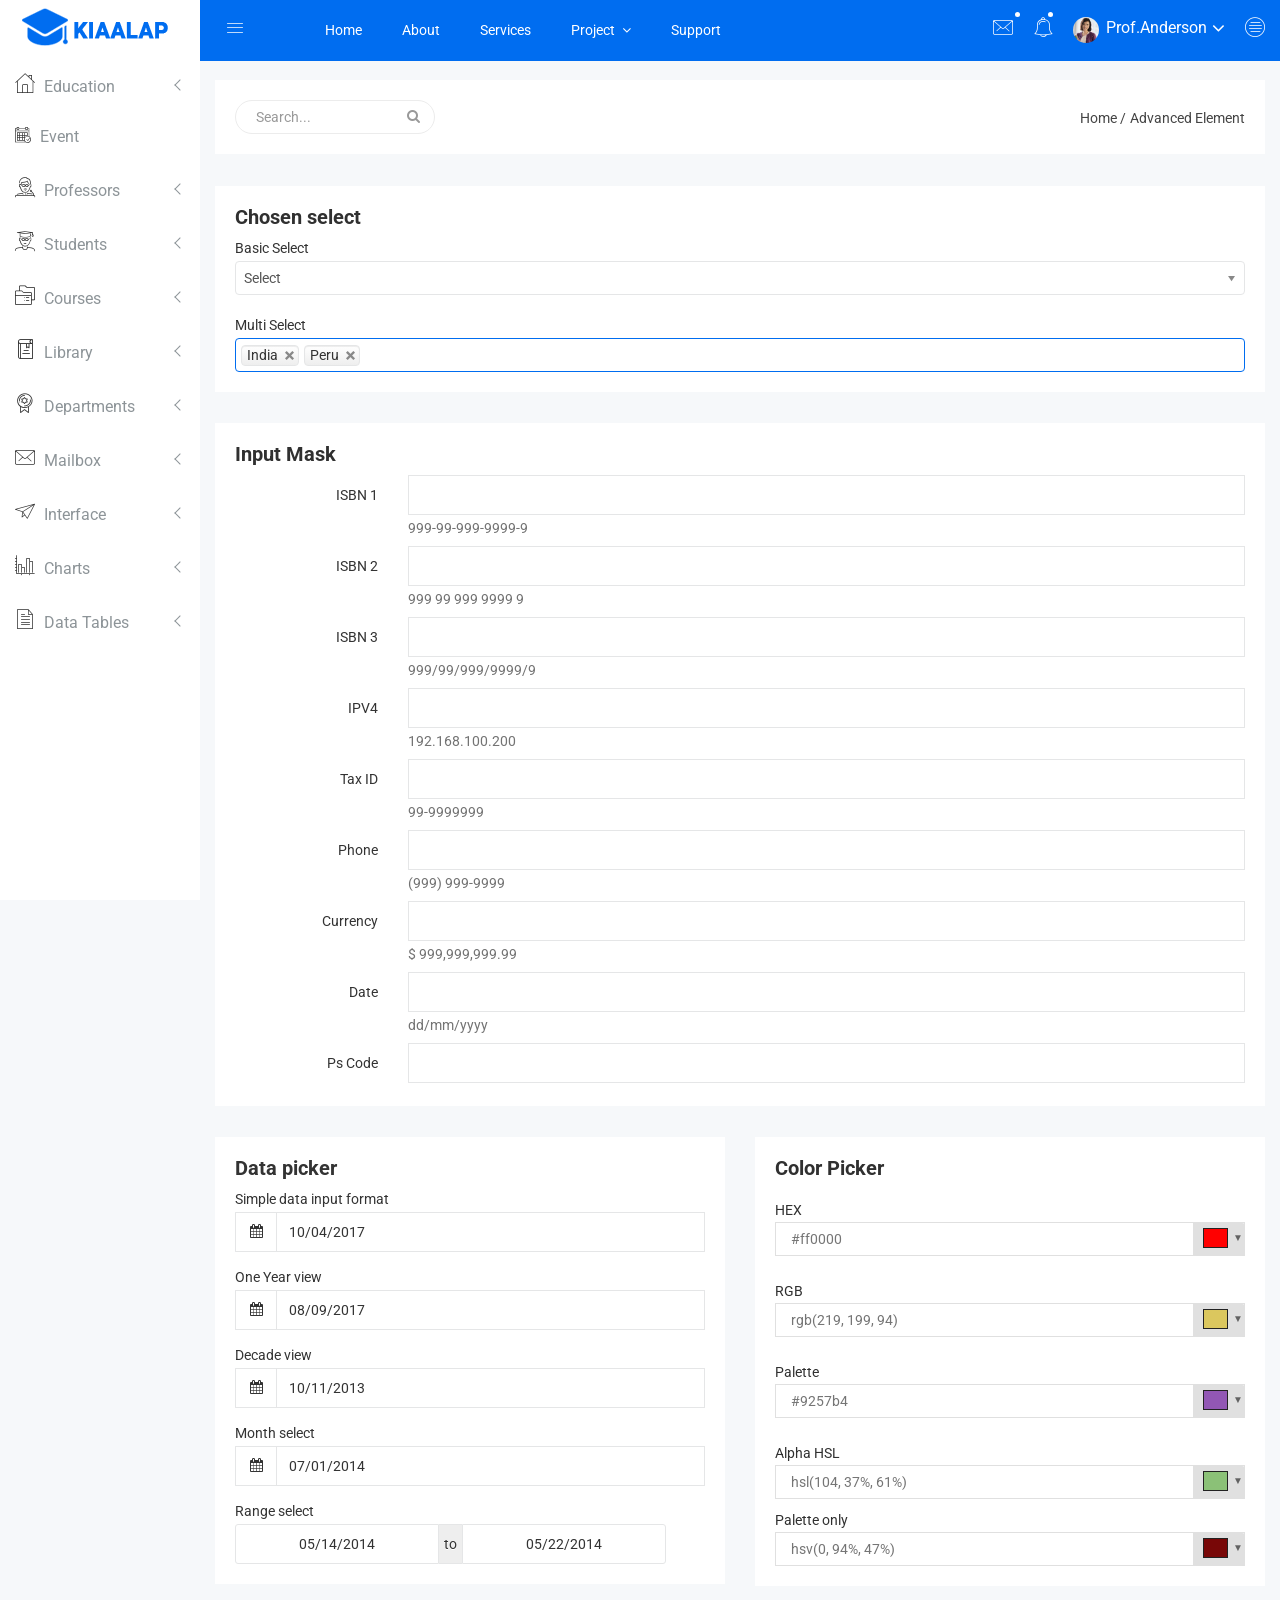
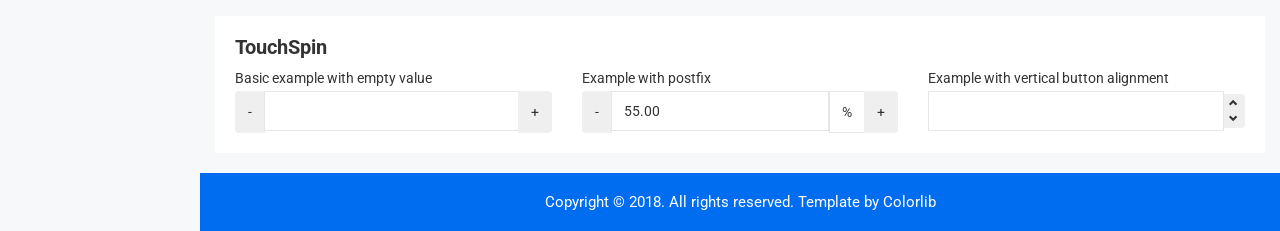
<file: site/painel/advance-form-element.html>
<!doctype html>
<html class="no-js" lang="">

<head>
    <meta charset="utf-8">
    <meta http-equiv="x-ua-compatible" content="ie=edge">
    <title>Advance Form Element | Kiaalap - Kiaalap Admin Template</title>
    <meta name="description" content="">
    <meta name="viewport" content="width=device-width, initial-scale=1">
    <!-- favicon
		============================================ -->
    <link rel="shortcut icon" type="image/x-icon" href="img/favicon.ico">
    <!-- Google Fonts
		============================================ -->
    <link href="https://fonts.googleapis.com/css?family=Roboto:100,300,400,700,900" rel="stylesheet">
    <!-- Bootstrap CSS
		============================================ -->
    <link rel="stylesheet" href="css/bootstrap.min.css">
    <!-- Bootstrap CSS
		============================================ -->
    <link rel="stylesheet" href="css/font-awesome.min.css">
    <!-- owl.carousel CSS
		============================================ -->
    <link rel="stylesheet" href="css/owl.carousel.css">
    <link rel="stylesheet" href="css/owl.theme.css">
    <link rel="stylesheet" href="css/owl.transitions.css">
    <!-- animate CSS
		============================================ -->
    <link rel="stylesheet" href="css/animate.css">
    <!-- normalize CSS
		============================================ -->
    <link rel="stylesheet" href="css/normalize.css">
    <!-- meanmenu icon CSS
		============================================ -->
    <link rel="stylesheet" href="css/meanmenu.min.css">
    <!-- main CSS
		============================================ -->
    <link rel="stylesheet" href="css/main.css">
    <!-- educate icon CSS
		============================================ -->
    <link rel="stylesheet" href="css/educate-custon-icon.css">
    <!-- morrisjs CSS
		============================================ -->
    <link rel="stylesheet" href="css/morrisjs/morris.css">
    <!-- mCustomScrollbar CSS
		============================================ -->
    <link rel="stylesheet" href="css/scrollbar/jquery.mCustomScrollbar.min.css">
    <!-- metisMenu CSS
		============================================ -->
    <link rel="stylesheet" href="css/metisMenu/metisMenu.min.css">
    <link rel="stylesheet" href="css/metisMenu/metisMenu-vertical.css">
    <!-- calendar CSS
		============================================ -->
    <link rel="stylesheet" href="css/calendar/fullcalendar.min.css">
    <link rel="stylesheet" href="css/calendar/fullcalendar.print.min.css">
    <!-- touchspin CSS
		============================================ -->
    <link rel="stylesheet" href="css/touchspin/jquery.bootstrap-touchspin.min.css">
    <!-- datapicker CSS
		============================================ -->
    <link rel="stylesheet" href="css/datapicker/datepicker3.css">
    <!-- forms CSS
		============================================ -->
    <link rel="stylesheet" href="css/form/themesaller-forms.css">
    <!-- colorpicker CSS
		============================================ -->
    <link rel="stylesheet" href="css/colorpicker/colorpicker.css">
    <!-- select2 CSS
		============================================ -->
    <link rel="stylesheet" href="css/select2/select2.min.css">
    <!-- chosen CSS
		============================================ -->
    <link rel="stylesheet" href="css/chosen/bootstrap-chosen.css">
    <!-- ionRangeSlider CSS
		============================================ -->
    <link rel="stylesheet" href="css/ionRangeSlider/ion.rangeSlider.css">
    <link rel="stylesheet" href="css/ionRangeSlider/ion.rangeSlider.skinFlat.css">
    <!-- style CSS
		============================================ -->
    <link rel="stylesheet" href="style.css">
    <!-- responsive CSS
		============================================ -->
    <link rel="stylesheet" href="css/responsive.css">
    <!-- modernizr JS
		============================================ -->
    <script src="js/vendor/modernizr-2.8.3.min.js"></script>
</head>

<body>
    <!--[if lt IE 8]>
		<p class="browserupgrade">You are using an <strong>outdated</strong> browser. Please <a href="http://browsehappy.com/">upgrade your browser</a> to improve your experience.</p>
	<![endif]-->
    <!-- Start Left menu area -->
    <div class="left-sidebar-pro">
        <nav id="sidebar" class="">
            <div class="sidebar-header">
                <a href="index.html"><img class="main-logo" src="img/logo/logo.png" alt="" /></a>
                <strong><a href="index.html"><img src="img/logo/logosn.png" alt="" /></a></strong>
            </div>
            <div class="left-custom-menu-adp-wrap comment-scrollbar">
                <nav class="sidebar-nav left-sidebar-menu-pro">
                    <ul class="metismenu" id="menu1">
                        <li>
                            <a class="has-arrow" href="index.html">
								   <span class="educate-icon educate-home icon-wrap"></span>
								   <span class="mini-click-non">Education</span>
								</a>
                            <ul class="submenu-angle" aria-expanded="true">
                                <li><a title="Dashboard v.1" href="index.html"><span class="mini-sub-pro">Dashboard v.1</span></a></li>
                                <li><a title="Dashboard v.2" href="index-1.html"><span class="mini-sub-pro">Dashboard v.2</span></a></li>
                                <li><a title="Dashboard v.3" href="index-2.html"><span class="mini-sub-pro">Dashboard v.3</span></a></li>
                                <li><a title="Analytics" href="analytics.html"><span class="mini-sub-pro">Analytics</span></a></li>
                                <li><a title="Widgets" href="widgets.html"><span class="mini-sub-pro">Widgets</span></a></li>
                            </ul>
                        </li>
                        <li>
                            <a title="Landing Page" href="events.html" aria-expanded="false"><span class="educate-icon educate-event icon-wrap sub-icon-mg" aria-hidden="true"></span> <span class="mini-click-non">Event</span></a>
                        </li>
                        <li>
                            <a class="has-arrow" href="all-professors.html" aria-expanded="false"><span class="educate-icon educate-professor icon-wrap"></span> <span class="mini-click-non">Professors</span></a>
                            <ul class="submenu-angle" aria-expanded="false">
                                <li><a title="All Professors" href="all-professors.html"><span class="mini-sub-pro">All Professors</span></a></li>
                                <li><a title="Add Professor" href="add-professor.html"><span class="mini-sub-pro">Add Professor</span></a></li>
                                <li><a title="Edit Professor" href="edit-professor.html"><span class="mini-sub-pro">Edit Professor</span></a></li>
                                <li><a title="Professor Profile" href="professor-profile.html"><span class="mini-sub-pro">Professor Profile</span></a></li>
                            </ul>
                        </li>
                        <li>
                            <a class="has-arrow" href="all-students.html" aria-expanded="false"><span class="educate-icon educate-student icon-wrap"></span> <span class="mini-click-non">Students</span></a>
                            <ul class="submenu-angle" aria-expanded="false">
                                <li><a title="All Students" href="all-students.html"><span class="mini-sub-pro">All Students</span></a></li>
                                <li><a title="Add Students" href="add-student.html"><span class="mini-sub-pro">Add Student</span></a></li>
                                <li><a title="Edit Students" href="edit-student.html"><span class="mini-sub-pro">Edit Student</span></a></li>
                                <li><a title="Students Profile" href="student-profile.html"><span class="mini-sub-pro">Student Profile</span></a></li>
                            </ul>
                        </li>
                        <li>
                            <a class="has-arrow" href="all-courses.html" aria-expanded="false"><span class="educate-icon educate-course icon-wrap"></span> <span class="mini-click-non">Courses</span></a>
                            <ul class="submenu-angle" aria-expanded="false">
                                <li><a title="All Courses" href="all-courses.html"><span class="mini-sub-pro">All Courses</span></a></li>
                                <li><a title="Add Courses" href="add-course.html"><span class="mini-sub-pro">Add Course</span></a></li>
                                <li><a title="Edit Courses" href="edit-course.html"><span class="mini-sub-pro">Edit Course</span></a></li>
                                <li><a title="Courses Profile" href="course-info.html"><span class="mini-sub-pro">Courses Info</span></a></li>
                                <li><a title="course Payment" href="course-payment.html"><span class="mini-sub-pro">Courses Payment</span></a></li>
                            </ul>
                        </li>
                        <li>
                            <a class="has-arrow" href="all-courses.html" aria-expanded="false"><span class="educate-icon educate-library icon-wrap"></span> <span class="mini-click-non">Library</span></a>
                            <ul class="submenu-angle" aria-expanded="false">
                                <li><a title="All Library" href="library-assets.html"><span class="mini-sub-pro">Library Assets</span></a></li>
                                <li><a title="Add Library" href="add-library-assets.html"><span class="mini-sub-pro">Add Library Asset</span></a></li>
                                <li><a title="Edit Library" href="edit-library-assets.html"><span class="mini-sub-pro">Edit Library Asset</span></a></li>
                            </ul>
                        </li>
                        <li>
                            <a class="has-arrow" href="all-courses.html" aria-expanded="false"><span class="educate-icon educate-department icon-wrap"></span> <span class="mini-click-non">Departments</span></a>
                            <ul class="submenu-angle" aria-expanded="false">
                                <li><a title="Departments List" href="departments.html"><span class="mini-sub-pro">Departments List</span></a></li>
                                <li><a title="Add Departments" href="add-department.html"><span class="mini-sub-pro">Add Departments</span></a></li>
                                <li><a title="Edit Departments" href="edit-department.html"><span class="mini-sub-pro">Edit Departments</span></a></li>
                            </ul>
                        </li>
                        <li>
                            <a class="has-arrow" href="mailbox.html" aria-expanded="false"><span class="educate-icon educate-message icon-wrap"></span> <span class="mini-click-non">Mailbox</span></a>
                            <ul class="submenu-angle" aria-expanded="false">
                                <li><a title="Inbox" href="mailbox.html"><span class="mini-sub-pro">Inbox</span></a></li>
                                <li><a title="View Mail" href="mailbox-view.html"><span class="mini-sub-pro">View Mail</span></a></li>
                                <li><a title="Compose Mail" href="mailbox-compose.html"><span class="mini-sub-pro">Compose Mail</span></a></li>
                            </ul>
                        </li>
                        <li>
                            <a class="has-arrow" href="mailbox.html" aria-expanded="false"><span class="educate-icon educate-interface icon-wrap"></span> <span class="mini-click-non">Interface</span></a>
                            <ul class="submenu-angle interface-mini-nb-dp" aria-expanded="false">
                                <li><a title="Google Map" href="google-map.html"><span class="mini-sub-pro">Google Map</span></a></li>
                                <li><a title="Data Maps" href="data-maps.html"><span class="mini-sub-pro">Data Maps</span></a></li>
                                <li><a title="Pdf Viewer" href="pdf-viewer.html"><span class="mini-sub-pro">Pdf Viewer</span></a></li>
                                <li><a title="X-Editable" href="x-editable.html"><span class="mini-sub-pro">X-Editable</span></a></li>
                                <li><a title="Code Editor" href="code-editor.html"><span class="mini-sub-pro">Code Editor</span></a></li>
                                <li><a title="Tree View" href="tree-view.html"><span class="mini-sub-pro">Tree View</span></a></li>
                                <li><a title="Preloader" href="preloader.html"><span class="mini-sub-pro">Preloader</span></a></li>
                                <li><a title="Images Cropper" href="images-cropper.html"><span class="mini-sub-pro">Images Cropper</span></a></li>
                            </ul>
                        </li>
                        <li>
                            <a class="has-arrow" href="mailbox.html" aria-expanded="false"><span class="educate-icon educate-charts icon-wrap"></span> <span class="mini-click-non">Charts</span></a>
                            <ul class="submenu-angle chart-mini-nb-dp" aria-expanded="false">
                                <li><a title="Bar Charts" href="bar-charts.html"><span class="mini-sub-pro">Bar Charts</span></a></li>
                                <li><a title="Line Charts" href="line-charts.html"><span class="mini-sub-pro">Line Charts</span></a></li>
                                <li><a title="Area Charts" href="area-charts.html"><span class="mini-sub-pro">Area Charts</span></a></li>
                                <li><a title="Rounded Charts" href="rounded-chart.html"><span class="mini-sub-pro">Rounded Charts</span></a></li>
                                <li><a title="C3 Charts" href="c3.html"><span class="mini-sub-pro">C3 Charts</span></a></li>
                                <li><a title="Sparkline Charts" href="sparkline.html"><span class="mini-sub-pro">Sparkline Charts</span></a></li>
                                <li><a title="Peity Charts" href="peity.html"><span class="mini-sub-pro">Peity Charts</span></a></li>
                            </ul>
                        </li>
                        <li>
                            <a class="has-arrow" href="mailbox.html" aria-expanded="false"><span class="educate-icon educate-data-table icon-wrap"></span> <span class="mini-click-non">Data Tables</span></a>
                            <ul class="submenu-angle" aria-expanded="false">
                                <li><a title="Peity Charts" href="static-table.html"><span class="mini-sub-pro">Static Table</span></a></li>
                                <li><a title="Data Table" href="data-table.html"><span class="mini-sub-pro">Data Table</span></a></li>
                            </ul>
                        </li>
                        <li class="active">
                            <a class="has-arrow" href="mailbox.html" aria-expanded="false"><span class="educate-icon educate-form icon-wrap"></span> <span class="mini-click-non">Forms Elements</span></a>
                            <ul class="submenu-angle form-mini-nb-dp" aria-expanded="false">
                                <li><a title="Basic Form Elements" href="basic-form-element.html"><span class="mini-sub-pro">Bc Form Elements</span></a></li>
                                <li><a title="Advance Form Elements" href="advance-form-element.html"><span class="mini-sub-pro">Ad Form Elements</span></a></li>
                                <li><a title="Password Meter" href="password-meter.html"><span class="mini-sub-pro">Password Meter</span></a></li>
                                <li><a title="Multi Upload" href="multi-upload.html"><span class="mini-sub-pro">Multi Upload</span></a></li>
                                <li><a title="Text Editor" href="tinymc.html"><span class="mini-sub-pro">Text Editor</span></a></li>
                                <li><a title="Dual List Box" href="dual-list-box.html"><span class="mini-sub-pro">Dual List Box</span></a></li>
                            </ul>
                        </li>
                        <li>
                            <a class="has-arrow" href="mailbox.html" aria-expanded="false"><span class="educate-icon educate-apps icon-wrap"></span> <span class="mini-click-non">App views</span></a>
                            <ul class="submenu-angle app-mini-nb-dp" aria-expanded="false">
                                <li><a title="Notifications" href="notifications.html"><span class="mini-sub-pro">Notifications</span></a></li>
                                <li><a title="Alerts" href="alerts.html"><span class="mini-sub-pro">Alerts</span></a></li>
                                <li><a title="Modals" href="modals.html"><span class="mini-sub-pro">Modals</span></a></li>
                                <li><a title="Buttons" href="buttons.html"><span class="mini-sub-pro">Buttons</span></a></li>
                                <li><a title="Tabs" href="tabs.html"><span class="mini-sub-pro">Tabs</span></a></li>
                                <li><a title="Accordion" href="accordion.html"><span class="mini-sub-pro">Accordion</span></a></li>
                            </ul>
                        </li>
                        <li id="removable">
                            <a class="has-arrow" href="#" aria-expanded="false"><span class="educate-icon educate-pages icon-wrap"></span> <span class="mini-click-non">Pages</span></a>
                            <ul class="submenu-angle page-mini-nb-dp" aria-expanded="false">
                                <li><a title="Login" href="login.html"><span class="mini-sub-pro">Login</span></a></li>
                                <li><a title="Register" href="register.html"><span class="mini-sub-pro">Register</span></a></li>
                                <li><a title="Lock" href="lock.html"><span class="mini-sub-pro">Lock</span></a></li>
                                <li><a title="Password Recovery" href="password-recovery.html"><span class="mini-sub-pro">Password Recovery</span></a></li>
                                <li><a title="404 Page" href="404.html"><span class="mini-sub-pro">404 Page</span></a></li>
                                <li><a title="500 Page" href="500.html"><span class="mini-sub-pro">500 Page</span></a></li>
                            </ul>
                        </li>
                    </ul>
                </nav>
            </div>
        </nav>
    </div>
    <!-- End Left menu area -->
    <!-- Start Welcome area -->
    <div class="all-content-wrapper">
        <div class="container-fluid">
            <div class="row">
                <div class="col-lg-12 col-md-12 col-sm-12 col-xs-12">
                    <div class="logo-pro">
                        <a href="index.html"><img class="main-logo" src="img/logo/logo.png" alt="" /></a>
                    </div>
                </div>
            </div>
        </div>
        <div class="header-advance-area">
            <div class="header-top-area">
                <div class="container-fluid">
                    <div class="row">
                        <div class="col-lg-12 col-md-12 col-sm-12 col-xs-12">
                            <div class="header-top-wraper">
                                <div class="row">
                                    <div class="col-lg-1 col-md-0 col-sm-1 col-xs-12">
                                        <div class="menu-switcher-pro">
                                            <button type="button" id="sidebarCollapse" class="btn bar-button-pro header-drl-controller-btn btn-info navbar-btn">
													<i class="educate-icon educate-nav"></i>
												</button>
                                        </div>
                                    </div>
                                    <div class="col-lg-6 col-md-7 col-sm-6 col-xs-12">
                                        <div class="header-top-menu tabl-d-n">
                                            <ul class="nav navbar-nav mai-top-nav">
                                                <li class="nav-item"><a href="#" class="nav-link">Home</a>
                                                </li>
                                                <li class="nav-item"><a href="#" class="nav-link">About</a>
                                                </li>
                                                <li class="nav-item"><a href="#" class="nav-link">Services</a>
                                                </li>
                                                <li class="nav-item dropdown res-dis-nn">
                                                    <a href="#" data-toggle="dropdown" role="button" aria-expanded="false" class="nav-link dropdown-toggle">Project <span class="angle-down-topmenu"><i class="fa fa-angle-down"></i></span></a>
                                                    <div role="menu" class="dropdown-menu animated zoomIn">
                                                        <a href="#" class="dropdown-item">Documentation</a>
                                                        <a href="#" class="dropdown-item">Expert Backend</a>
                                                        <a href="#" class="dropdown-item">Expert FrontEnd</a>
                                                        <a href="#" class="dropdown-item">Contact Support</a>
                                                    </div>
                                                </li>
                                                <li class="nav-item"><a href="#" class="nav-link">Support</a>
                                                </li>
                                            </ul>
                                        </div>
                                    </div>
                                    <div class="col-lg-5 col-md-5 col-sm-12 col-xs-12">
                                        <div class="header-right-info">
                                            <ul class="nav navbar-nav mai-top-nav header-right-menu">
                                                <li class="nav-item dropdown">
                                                    <a href="#" data-toggle="dropdown" role="button" aria-expanded="false" class="nav-link dropdown-toggle"><i class="educate-icon educate-message edu-chat-pro" aria-hidden="true"></i><span class="indicator-ms"></span></a>
                                                    <div role="menu" class="author-message-top dropdown-menu animated zoomIn">
                                                        <div class="message-single-top">
                                                            <h1>Message</h1>
                                                        </div>
                                                        <ul class="message-menu">
                                                            <li>
                                                                <a href="#">
                                                                    <div class="message-img">
                                                                        <img src="img/contact/1.jpg" alt="">
                                                                    </div>
                                                                    <div class="message-content">
                                                                        <span class="message-date">16 Sept</span>
                                                                        <h2>Advanda Cro</h2>
                                                                        <p>Please done this project as soon possible.</p>
                                                                    </div>
                                                                </a>
                                                            </li>
                                                            <li>
                                                                <a href="#">
                                                                    <div class="message-img">
                                                                        <img src="img/contact/4.jpg" alt="">
                                                                    </div>
                                                                    <div class="message-content">
                                                                        <span class="message-date">16 Sept</span>
                                                                        <h2>Sulaiman din</h2>
                                                                        <p>Please done this project as soon possible.</p>
                                                                    </div>
                                                                </a>
                                                            </li>
                                                            <li>
                                                                <a href="#">
                                                                    <div class="message-img">
                                                                        <img src="img/contact/3.jpg" alt="">
                                                                    </div>
                                                                    <div class="message-content">
                                                                        <span class="message-date">16 Sept</span>
                                                                        <h2>Victor Jara</h2>
                                                                        <p>Please done this project as soon possible.</p>
                                                                    </div>
                                                                </a>
                                                            </li>
                                                            <li>
                                                                <a href="#">
                                                                    <div class="message-img">
                                                                        <img src="img/contact/2.jpg" alt="">
                                                                    </div>
                                                                    <div class="message-content">
                                                                        <span class="message-date">16 Sept</span>
                                                                        <h2>Victor Jara</h2>
                                                                        <p>Please done this project as soon possible.</p>
                                                                    </div>
                                                                </a>
                                                            </li>
                                                        </ul>
                                                        <div class="message-view">
                                                            <a href="#">View All Messages</a>
                                                        </div>
                                                    </div>
                                                </li>
                                                <li class="nav-item"><a href="#" data-toggle="dropdown" role="button" aria-expanded="false" class="nav-link dropdown-toggle"><i class="educate-icon educate-bell" aria-hidden="true"></i><span class="indicator-nt"></span></a>
                                                    <div role="menu" class="notification-author dropdown-menu animated zoomIn">
                                                        <div class="notification-single-top">
                                                            <h1>Notifications</h1>
                                                        </div>
                                                        <ul class="notification-menu">
                                                            <li>
                                                                <a href="#">
                                                                    <div class="notification-icon">
                                                                        <i class="educate-icon educate-checked edu-checked-pro admin-check-pro" aria-hidden="true"></i>
                                                                    </div>
                                                                    <div class="notification-content">
                                                                        <span class="notification-date">16 Sept</span>
                                                                        <h2>Advanda Cro</h2>
                                                                        <p>Please done this project as soon possible.</p>
                                                                    </div>
                                                                </a>
                                                            </li>
                                                            <li>
                                                                <a href="#">
                                                                    <div class="notification-icon">
                                                                        <i class="fa fa-cloud edu-cloud-computing-down" aria-hidden="true"></i>
                                                                    </div>
                                                                    <div class="notification-content">
                                                                        <span class="notification-date">16 Sept</span>
                                                                        <h2>Sulaiman din</h2>
                                                                        <p>Please done this project as soon possible.</p>
                                                                    </div>
                                                                </a>
                                                            </li>
                                                            <li>
                                                                <a href="#">
                                                                    <div class="notification-icon">
                                                                        <i class="fa fa-eraser edu-shield" aria-hidden="true"></i>
                                                                    </div>
                                                                    <div class="notification-content">
                                                                        <span class="notification-date">16 Sept</span>
                                                                        <h2>Victor Jara</h2>
                                                                        <p>Please done this project as soon possible.</p>
                                                                    </div>
                                                                </a>
                                                            </li>
                                                            <li>
                                                                <a href="#">
                                                                    <div class="notification-icon">
                                                                        <i class="fa fa-line-chart edu-analytics-arrow" aria-hidden="true"></i>
                                                                    </div>
                                                                    <div class="notification-content">
                                                                        <span class="notification-date">16 Sept</span>
                                                                        <h2>Victor Jara</h2>
                                                                        <p>Please done this project as soon possible.</p>
                                                                    </div>
                                                                </a>
                                                            </li>
                                                        </ul>
                                                        <div class="notification-view">
                                                            <a href="#">View All Notification</a>
                                                        </div>
                                                    </div>
                                                </li>
                                                <li class="nav-item">
                                                    <a href="#" data-toggle="dropdown" role="button" aria-expanded="false" class="nav-link dropdown-toggle">
															<img src="img/product/pro4.jpg" alt="" />
															<span class="admin-name">Prof.Anderson</span>
															<i class="fa fa-angle-down edu-icon edu-down-arrow"></i>
														</a>
                                                    <ul role="menu" class="dropdown-header-top author-log dropdown-menu animated zoomIn">
                                                        <li><a href="#"><span class="edu-icon edu-home-admin author-log-ic"></span>My Account</a>
                                                        </li>
                                                        <li><a href="#"><span class="edu-icon edu-user-rounded author-log-ic"></span>My Profile</a>
                                                        </li>
                                                        <li><a href="#"><span class="edu-icon edu-money author-log-ic"></span>User Billing</a>
                                                        </li>
                                                        <li><a href="#"><span class="edu-icon edu-settings author-log-ic"></span>Settings</a>
                                                        </li>
                                                        <li><a href="#"><span class="edu-icon edu-locked author-log-ic"></span>Log Out</a>
                                                        </li>
                                                    </ul>
                                                </li>
                                                <li class="nav-item nav-setting-open"><a href="#" data-toggle="dropdown" role="button" aria-expanded="false" class="nav-link dropdown-toggle"><i class="educate-icon educate-menu"></i></a>

                                                    <div role="menu" class="admintab-wrap menu-setting-wrap menu-setting-wrap-bg dropdown-menu animated zoomIn">
                                                        <ul class="nav nav-tabs custon-set-tab">
                                                            <li class="active"><a data-toggle="tab" href="#Notes">Notes</a>
                                                            </li>
                                                            <li><a data-toggle="tab" href="#Projects">Projects</a>
                                                            </li>
                                                            <li><a data-toggle="tab" href="#Settings">Settings</a>
                                                            </li>
                                                        </ul>

                                                        <div class="tab-content custom-bdr-nt">
                                                            <div id="Notes" class="tab-pane fade in active">
                                                                <div class="notes-area-wrap">
                                                                    <div class="note-heading-indicate">
                                                                        <h2><i class="fa fa-comments-o"></i> Latest Notes</h2>
                                                                        <p>You have 10 new message.</p>
                                                                    </div>
                                                                    <div class="notes-list-area notes-menu-scrollbar">
                                                                        <ul class="notes-menu-list">
                                                                            <li>
                                                                                <a href="#">
                                                                                    <div class="notes-list-flow">
                                                                                        <div class="notes-img">
                                                                                            <img src="img/contact/4.jpg" alt="" />
                                                                                        </div>
                                                                                        <div class="notes-content">
                                                                                            <p> The point of using Lorem Ipsum is that it has a more-or-less normal.</p>
                                                                                            <span>Yesterday 2:45 pm</span>
                                                                                        </div>
                                                                                    </div>
                                                                                </a>
                                                                            </li>
                                                                            <li>
                                                                                <a href="#">
                                                                                    <div class="notes-list-flow">
                                                                                        <div class="notes-img">
                                                                                            <img src="img/contact/1.jpg" alt="" />
                                                                                        </div>
                                                                                        <div class="notes-content">
                                                                                            <p> The point of using Lorem Ipsum is that it has a more-or-less normal.</p>
                                                                                            <span>Yesterday 2:45 pm</span>
                                                                                        </div>
                                                                                    </div>
                                                                                </a>
                                                                            </li>
                                                                            <li>
                                                                                <a href="#">
                                                                                    <div class="notes-list-flow">
                                                                                        <div class="notes-img">
                                                                                            <img src="img/contact/2.jpg" alt="" />
                                                                                        </div>
                                                                                        <div class="notes-content">
                                                                                            <p> The point of using Lorem Ipsum is that it has a more-or-less normal.</p>
                                                                                            <span>Yesterday 2:45 pm</span>
                                                                                        </div>
                                                                                    </div>
                                                                                </a>
                                                                            </li>
                                                                            <li>
                                                                                <a href="#">
                                                                                    <div class="notes-list-flow">
                                                                                        <div class="notes-img">
                                                                                            <img src="img/contact/3.jpg" alt="" />
                                                                                        </div>
                                                                                        <div class="notes-content">
                                                                                            <p> The point of using Lorem Ipsum is that it has a more-or-less normal.</p>
                                                                                            <span>Yesterday 2:45 pm</span>
                                                                                        </div>
                                                                                    </div>
                                                                                </a>
                                                                            </li>
                                                                            <li>
                                                                                <a href="#">
                                                                                    <div class="notes-list-flow">
                                                                                        <div class="notes-img">
                                                                                            <img src="img/contact/4.jpg" alt="" />
                                                                                        </div>
                                                                                        <div class="notes-content">
                                                                                            <p> The point of using Lorem Ipsum is that it has a more-or-less normal.</p>
                                                                                            <span>Yesterday 2:45 pm</span>
                                                                                        </div>
                                                                                    </div>
                                                                                </a>
                                                                            </li>
                                                                            <li>
                                                                                <a href="#">
                                                                                    <div class="notes-list-flow">
                                                                                        <div class="notes-img">
                                                                                            <img src="img/contact/1.jpg" alt="" />
                                                                                        </div>
                                                                                        <div class="notes-content">
                                                                                            <p> The point of using Lorem Ipsum is that it has a more-or-less normal.</p>
                                                                                            <span>Yesterday 2:45 pm</span>
                                                                                        </div>
                                                                                    </div>
                                                                                </a>
                                                                            </li>
                                                                            <li>
                                                                                <a href="#">
                                                                                    <div class="notes-list-flow">
                                                                                        <div class="notes-img">
                                                                                            <img src="img/contact/2.jpg" alt="" />
                                                                                        </div>
                                                                                        <div class="notes-content">
                                                                                            <p> The point of using Lorem Ipsum is that it has a more-or-less normal.</p>
                                                                                            <span>Yesterday 2:45 pm</span>
                                                                                        </div>
                                                                                    </div>
                                                                                </a>
                                                                            </li>
                                                                            <li>
                                                                                <a href="#">
                                                                                    <div class="notes-list-flow">
                                                                                        <div class="notes-img">
                                                                                            <img src="img/contact/1.jpg" alt="" />
                                                                                        </div>
                                                                                        <div class="notes-content">
                                                                                            <p> The point of using Lorem Ipsum is that it has a more-or-less normal.</p>
                                                                                            <span>Yesterday 2:45 pm</span>
                                                                                        </div>
                                                                                    </div>
                                                                                </a>
                                                                            </li>
                                                                            <li>
                                                                                <a href="#">
                                                                                    <div class="notes-list-flow">
                                                                                        <div class="notes-img">
                                                                                            <img src="img/contact/2.jpg" alt="" />
                                                                                        </div>
                                                                                        <div class="notes-content">
                                                                                            <p> The point of using Lorem Ipsum is that it has a more-or-less normal.</p>
                                                                                            <span>Yesterday 2:45 pm</span>
                                                                                        </div>
                                                                                    </div>
                                                                                </a>
                                                                            </li>
                                                                            <li>
                                                                                <a href="#">
                                                                                    <div class="notes-list-flow">
                                                                                        <div class="notes-img">
                                                                                            <img src="img/contact/3.jpg" alt="" />
                                                                                        </div>
                                                                                        <div class="notes-content">
                                                                                            <p> The point of using Lorem Ipsum is that it has a more-or-less normal.</p>
                                                                                            <span>Yesterday 2:45 pm</span>
                                                                                        </div>
                                                                                    </div>
                                                                                </a>
                                                                            </li>
                                                                        </ul>
                                                                    </div>
                                                                </div>
                                                            </div>
                                                            <div id="Projects" class="tab-pane fade">
                                                                <div class="projects-settings-wrap">
                                                                    <div class="note-heading-indicate">
                                                                        <h2><i class="fa fa-cube"></i> Latest projects</h2>
                                                                        <p> You have 20 projects. 5 not completed.</p>
                                                                    </div>
                                                                    <div class="project-st-list-area project-st-menu-scrollbar">
                                                                        <ul class="projects-st-menu-list">
                                                                            <li>
                                                                                <a href="#">
                                                                                    <div class="project-list-flow">
                                                                                        <div class="projects-st-heading">
                                                                                            <h2>Web Development</h2>
                                                                                            <p> The point of using Lorem Ipsum is that it has a more or less normal.</p>
                                                                                            <span class="project-st-time">1 hours ago</span>
                                                                                        </div>
                                                                                        <div class="projects-st-content">
                                                                                            <p>Completion with: 28%</p>
                                                                                            <div class="progress progress-mini">
                                                                                                <div style="width: 28%;" class="progress-bar progress-bar-danger hd-tp-1"></div>
                                                                                            </div>
                                                                                            <p>Project end: 4:00 pm - 12.06.2014</p>
                                                                                        </div>
                                                                                    </div>
                                                                                </a>
                                                                            </li>
                                                                            <li>
                                                                                <a href="#">
                                                                                    <div class="project-list-flow">
                                                                                        <div class="projects-st-heading">
                                                                                            <h2>Software Development</h2>
                                                                                            <p> The point of using Lorem Ipsum is that it has a more or less normal.</p>
                                                                                            <span class="project-st-time">2 hours ago</span>
                                                                                        </div>
                                                                                        <div class="projects-st-content project-rating-cl">
                                                                                            <p>Completion with: 68%</p>
                                                                                            <div class="progress progress-mini">
                                                                                                <div style="width: 68%;" class="progress-bar hd-tp-2"></div>
                                                                                            </div>
                                                                                            <p>Project end: 4:00 pm - 12.06.2014</p>
                                                                                        </div>
                                                                                    </div>
                                                                                </a>
                                                                            </li>
                                                                            <li>
                                                                                <a href="#">
                                                                                    <div class="project-list-flow">
                                                                                        <div class="projects-st-heading">
                                                                                            <h2>Graphic Design</h2>
                                                                                            <p> The point of using Lorem Ipsum is that it has a more or less normal.</p>
                                                                                            <span class="project-st-time">3 hours ago</span>
                                                                                        </div>
                                                                                        <div class="projects-st-content">
                                                                                            <p>Completion with: 78%</p>
                                                                                            <div class="progress progress-mini">
                                                                                                <div style="width: 78%;" class="progress-bar hd-tp-3"></div>
                                                                                            </div>
                                                                                            <p>Project end: 4:00 pm - 12.06.2014</p>
                                                                                        </div>
                                                                                    </div>
                                                                                </a>
                                                                            </li>
                                                                            <li>
                                                                                <a href="#">
                                                                                    <div class="project-list-flow">
                                                                                        <div class="projects-st-heading">
                                                                                            <h2>Web Design</h2>
                                                                                            <p> The point of using Lorem Ipsum is that it has a more or less normal.</p>
                                                                                            <span class="project-st-time">4 hours ago</span>
                                                                                        </div>
                                                                                        <div class="projects-st-content project-rating-cl2">
                                                                                            <p>Completion with: 38%</p>
                                                                                            <div class="progress progress-mini">
                                                                                                <div style="width: 38%;" class="progress-bar progress-bar-danger hd-tp-4"></div>
                                                                                            </div>
                                                                                            <p>Project end: 4:00 pm - 12.06.2014</p>
                                                                                        </div>
                                                                                    </div>
                                                                                </a>
                                                                            </li>
                                                                            <li>
                                                                                <a href="#">
                                                                                    <div class="project-list-flow">
                                                                                        <div class="projects-st-heading">
                                                                                            <h2>Business Card</h2>
                                                                                            <p> The point of using Lorem Ipsum is that it has a more or less normal.</p>
                                                                                            <span class="project-st-time">5 hours ago</span>
                                                                                        </div>
                                                                                        <div class="projects-st-content">
                                                                                            <p>Completion with: 28%</p>
                                                                                            <div class="progress progress-mini">
                                                                                                <div style="width: 28%;" class="progress-bar progress-bar-danger hd-tp-5"></div>
                                                                                            </div>
                                                                                            <p>Project end: 4:00 pm - 12.06.2014</p>
                                                                                        </div>
                                                                                    </div>
                                                                                </a>
                                                                            </li>
                                                                            <li>
                                                                                <a href="#">
                                                                                    <div class="project-list-flow">
                                                                                        <div class="projects-st-heading">
                                                                                            <h2>Ecommerce Business</h2>
                                                                                            <p> The point of using Lorem Ipsum is that it has a more or less normal.</p>
                                                                                            <span class="project-st-time">6 hours ago</span>
                                                                                        </div>
                                                                                        <div class="projects-st-content project-rating-cl">
                                                                                            <p>Completion with: 68%</p>
                                                                                            <div class="progress progress-mini">
                                                                                                <div style="width: 68%;" class="progress-bar hd-tp-6"></div>
                                                                                            </div>
                                                                                            <p>Project end: 4:00 pm - 12.06.2014</p>
                                                                                        </div>
                                                                                    </div>
                                                                                </a>
                                                                            </li>
                                                                            <li>
                                                                                <a href="#">
                                                                                    <div class="project-list-flow">
                                                                                        <div class="projects-st-heading">
                                                                                            <h2>Woocommerce Plugin</h2>
                                                                                            <p> The point of using Lorem Ipsum is that it has a more or less normal.</p>
                                                                                            <span class="project-st-time">7 hours ago</span>
                                                                                        </div>
                                                                                        <div class="projects-st-content">
                                                                                            <p>Completion with: 78%</p>
                                                                                            <div class="progress progress-mini">
                                                                                                <div style="width: 78%;" class="progress-bar"></div>
                                                                                            </div>
                                                                                            <p>Project end: 4:00 pm - 12.06.2014</p>
                                                                                        </div>
                                                                                    </div>
                                                                                </a>
                                                                            </li>
                                                                            <li>
                                                                                <a href="#">
                                                                                    <div class="project-list-flow">
                                                                                        <div class="projects-st-heading">
                                                                                            <h2>Wordpress Theme</h2>
                                                                                            <p> The point of using Lorem Ipsum is that it has a more or less normal.</p>
                                                                                            <span class="project-st-time">9 hours ago</span>
                                                                                        </div>
                                                                                        <div class="projects-st-content project-rating-cl2">
                                                                                            <p>Completion with: 38%</p>
                                                                                            <div class="progress progress-mini">
                                                                                                <div style="width: 38%;" class="progress-bar progress-bar-danger"></div>
                                                                                            </div>
                                                                                            <p>Project end: 4:00 pm - 12.06.2014</p>
                                                                                        </div>
                                                                                    </div>
                                                                                </a>
                                                                            </li>
                                                                        </ul>
                                                                    </div>
                                                                </div>
                                                            </div>
                                                            <div id="Settings" class="tab-pane fade">
                                                                <div class="setting-panel-area">
                                                                    <div class="note-heading-indicate">
                                                                        <h2><i class="fa fa-gears"></i> Settings Panel</h2>
                                                                        <p> You have 20 Settings. 5 not completed.</p>
                                                                    </div>
                                                                    <ul class="setting-panel-list">
                                                                        <li>
                                                                            <div class="checkbox-setting-pro">
                                                                                <div class="checkbox-title-pro">
                                                                                    <h2>Show notifications</h2>
                                                                                    <div class="ts-custom-check">
                                                                                        <div class="onoffswitch">
                                                                                            <input type="checkbox" name="collapsemenu" class="onoffswitch-checkbox" id="example">
                                                                                            <label class="onoffswitch-label" for="example">
																									<span class="onoffswitch-inner"></span>
																									<span class="onoffswitch-switch"></span>
																								</label>
                                                                                        </div>
                                                                                    </div>
                                                                                </div>
                                                                            </div>
                                                                        </li>
                                                                        <li>
                                                                            <div class="checkbox-setting-pro">
                                                                                <div class="checkbox-title-pro">
                                                                                    <h2>Disable Chat</h2>
                                                                                    <div class="ts-custom-check">
                                                                                        <div class="onoffswitch">
                                                                                            <input type="checkbox" name="collapsemenu" class="onoffswitch-checkbox" id="example3">
                                                                                            <label class="onoffswitch-label" for="example3">
																									<span class="onoffswitch-inner"></span>
																									<span class="onoffswitch-switch"></span>
																								</label>
                                                                                        </div>
                                                                                    </div>
                                                                                </div>
                                                                            </div>
                                                                        </li>
                                                                        <li>
                                                                            <div class="checkbox-setting-pro">
                                                                                <div class="checkbox-title-pro">
                                                                                    <h2>Enable history</h2>
                                                                                    <div class="ts-custom-check">
                                                                                        <div class="onoffswitch">
                                                                                            <input type="checkbox" name="collapsemenu" class="onoffswitch-checkbox" id="example4">
                                                                                            <label class="onoffswitch-label" for="example4">
																									<span class="onoffswitch-inner"></span>
																									<span class="onoffswitch-switch"></span>
																								</label>
                                                                                        </div>
                                                                                    </div>
                                                                                </div>
                                                                            </div>
                                                                        </li>
                                                                        <li>
                                                                            <div class="checkbox-setting-pro">
                                                                                <div class="checkbox-title-pro">
                                                                                    <h2>Show charts</h2>
                                                                                    <div class="ts-custom-check">
                                                                                        <div class="onoffswitch">
                                                                                            <input type="checkbox" name="collapsemenu" class="onoffswitch-checkbox" id="example7">
                                                                                            <label class="onoffswitch-label" for="example7">
																									<span class="onoffswitch-inner"></span>
																									<span class="onoffswitch-switch"></span>
																								</label>
                                                                                        </div>
                                                                                    </div>
                                                                                </div>
                                                                            </div>
                                                                        </li>
                                                                        <li>
                                                                            <div class="checkbox-setting-pro">
                                                                                <div class="checkbox-title-pro">
                                                                                    <h2>Update everyday</h2>
                                                                                    <div class="ts-custom-check">
                                                                                        <div class="onoffswitch">
                                                                                            <input type="checkbox" name="collapsemenu" checked="" class="onoffswitch-checkbox" id="example2">
                                                                                            <label class="onoffswitch-label" for="example2">
																									<span class="onoffswitch-inner"></span>
																									<span class="onoffswitch-switch"></span>
																								</label>
                                                                                        </div>
                                                                                    </div>
                                                                                </div>
                                                                            </div>
                                                                        </li>
                                                                        <li>
                                                                            <div class="checkbox-setting-pro">
                                                                                <div class="checkbox-title-pro">
                                                                                    <h2>Global search</h2>
                                                                                    <div class="ts-custom-check">
                                                                                        <div class="onoffswitch">
                                                                                            <input type="checkbox" name="collapsemenu" checked="" class="onoffswitch-checkbox" id="example6">
                                                                                            <label class="onoffswitch-label" for="example6">
																									<span class="onoffswitch-inner"></span>
																									<span class="onoffswitch-switch"></span>
																								</label>
                                                                                        </div>
                                                                                    </div>
                                                                                </div>
                                                                            </div>
                                                                        </li>
                                                                        <li>
                                                                            <div class="checkbox-setting-pro">
                                                                                <div class="checkbox-title-pro">
                                                                                    <h2>Offline users</h2>
                                                                                    <div class="ts-custom-check">
                                                                                        <div class="onoffswitch">
                                                                                            <input type="checkbox" name="collapsemenu" checked="" class="onoffswitch-checkbox" id="example5">
                                                                                            <label class="onoffswitch-label" for="example5">
																									<span class="onoffswitch-inner"></span>
																									<span class="onoffswitch-switch"></span>
																								</label>
                                                                                        </div>
                                                                                    </div>
                                                                                </div>
                                                                            </div>
                                                                        </li>
                                                                    </ul>

                                                                </div>
                                                            </div>
                                                        </div>
                                                    </div>
                                                </li>
                                            </ul>
                                        </div>
                                    </div>
                                </div>
                            </div>
                        </div>
                    </div>
                </div>
            </div>
            <!-- Mobile Menu start -->
            <div class="mobile-menu-area">
                <div class="container">
                    <div class="row">
                        <div class="col-lg-12 col-md-12 col-sm-12 col-xs-12">
                            <div class="mobile-menu">
                                <nav id="dropdown">
                                    <ul class="mobile-menu-nav">
                                        <li><a data-toggle="collapse" data-target="#Charts" href="#">Home <span class="admin-project-icon edu-icon edu-down-arrow"></span></a>
                                            <ul class="collapse dropdown-header-top">
                                                <li><a href="index.html">Dashboard v.1</a></li>
                                                <li><a href="index-1.html">Dashboard v.2</a></li>
                                                <li><a href="index-3.html">Dashboard v.3</a></li>
                                                <li><a href="analytics.html">Analytics</a></li>
                                                <li><a href="widgets.html">Widgets</a></li>
                                            </ul>
                                        </li>
                                        <li><a href="events.html">Event</a></li>
                                        <li><a data-toggle="collapse" data-target="#demoevent" href="#">Professors <span class="admin-project-icon edu-icon edu-down-arrow"></span></a>
                                            <ul id="demoevent" class="collapse dropdown-header-top">
                                                <li><a href="all-professors.html">All Professors</a>
                                                </li>
                                                <li><a href="add-professor.html">Add Professor</a>
                                                </li>
                                                <li><a href="edit-professor.html">Edit Professor</a>
                                                </li>
                                                <li><a href="professor-profile.html">Professor Profile</a>
                                                </li>
                                            </ul>
                                        </li>
                                        <li><a data-toggle="collapse" data-target="#demopro" href="#">Students <span class="admin-project-icon edu-icon edu-down-arrow"></span></a>
                                            <ul id="demopro" class="collapse dropdown-header-top">
                                                <li><a href="all-students.html">All Students</a>
                                                </li>
                                                <li><a href="add-student.html">Add Student</a>
                                                </li>
                                                <li><a href="edit-student.html">Edit Student</a>
                                                </li>
                                                <li><a href="student-profile.html">Student Profile</a>
                                                </li>
                                            </ul>
                                        </li>
                                        <li><a data-toggle="collapse" data-target="#democrou" href="#">Courses <span class="admin-project-icon edu-icon edu-down-arrow"></span></a>
                                            <ul id="democrou" class="collapse dropdown-header-top">
                                                <li><a href="all-courses.html">All Courses</a>
                                                </li>
                                                <li><a href="add-course.html">Add Course</a>
                                                </li>
                                                <li><a href="edit-course.html">Edit Course</a>
                                                </li>
                                                <li><a href="course-profile.html">Courses Info</a>
                                                </li>
                                                <li><a href="course-payment.html">Courses Payment</a>
                                                </li>
                                            </ul>
                                        </li>
                                        <li><a data-toggle="collapse" data-target="#demolibra" href="#">Library <span class="admin-project-icon edu-icon edu-down-arrow"></span></a>
                                            <ul id="demolibra" class="collapse dropdown-header-top">
                                                <li><a href="library-assets.html">Library Assets</a>
                                                </li>
                                                <li><a href="add-library-assets.html">Add Library Asset</a>
                                                </li>
                                                <li><a href="edit-library-assets.html">Edit Library Asset</a>
                                                </li>
                                            </ul>
                                        </li>
                                        <li><a data-toggle="collapse" data-target="#demodepart" href="#">Departments <span class="admin-project-icon edu-icon edu-down-arrow"></span></a>
                                            <ul id="demodepart" class="collapse dropdown-header-top">
                                                <li><a href="departments.html">Departments List</a>
                                                </li>
                                                <li><a href="add-department.html">Add Departments</a>
                                                </li>
                                                <li><a href="edit-department.html">Edit Departments</a>
                                                </li>
                                            </ul>
                                        </li>
                                        <li><a data-toggle="collapse" data-target="#demomi" href="#">Mailbox <span class="admin-project-icon edu-icon edu-down-arrow"></span></a>
                                            <ul id="demomi" class="collapse dropdown-header-top">
                                                <li><a href="mailbox.html">Inbox</a>
                                                </li>
                                                <li><a href="mailbox-view.html">View Mail</a>
                                                </li>
                                                <li><a href="mailbox-compose.html">Compose Mail</a>
                                                </li>
                                            </ul>
                                        </li>
                                        <li><a data-toggle="collapse" data-target="#Miscellaneousmob" href="#">Interface <span class="admin-project-icon edu-icon edu-down-arrow"></span></a>
                                            <ul id="Miscellaneousmob" class="collapse dropdown-header-top">
                                                <li><a href="google-map.html">Google Map</a>
                                                </li>
                                                <li><a href="data-maps.html">Data Maps</a>
                                                </li>
                                                <li><a href="pdf-viewer.html">Pdf Viewer</a>
                                                </li>
                                                <li><a href="x-editable.html">X-Editable</a>
                                                </li>
                                                <li><a href="code-editor.html">Code Editor</a>
                                                </li>
                                                <li><a href="tree-view.html">Tree View</a>
                                                </li>
                                                <li><a href="preloader.html">Preloader</a>
                                                </li>
                                                <li><a href="images-cropper.html">Images Cropper</a>
                                                </li>
                                            </ul>
                                        </li>
                                        <li><a data-toggle="collapse" data-target="#Chartsmob" href="#">Charts <span class="admin-project-icon edu-icon edu-down-arrow"></span></a>
                                            <ul id="Chartsmob" class="collapse dropdown-header-top">
                                                <li><a href="bar-charts.html">Bar Charts</a>
                                                </li>
                                                <li><a href="line-charts.html">Line Charts</a>
                                                </li>
                                                <li><a href="area-charts.html">Area Charts</a>
                                                </li>
                                                <li><a href="rounded-chart.html">Rounded Charts</a>
                                                </li>
                                                <li><a href="c3.html">C3 Charts</a>
                                                </li>
                                                <li><a href="sparkline.html">Sparkline Charts</a>
                                                </li>
                                                <li><a href="peity.html">Peity Charts</a>
                                                </li>
                                            </ul>
                                        </li>
                                        <li><a data-toggle="collapse" data-target="#Tablesmob" href="#">Tables <span class="admin-project-icon edu-icon edu-down-arrow"></span></a>
                                            <ul id="Tablesmob" class="collapse dropdown-header-top">
                                                <li><a href="static-table.html">Static Table</a>
                                                </li>
                                                <li><a href="data-table.html">Data Table</a>
                                                </li>
                                            </ul>
                                        </li>
                                        <li><a data-toggle="collapse" data-target="#formsmob" href="#">Forms <span class="admin-project-icon edu-icon edu-down-arrow"></span></a>
                                            <ul id="formsmob" class="collapse dropdown-header-top">
                                                <li><a href="basic-form-element.html">Basic Form Elements</a>
                                                </li>
                                                <li><a href="advance-form-element.html">Advanced Form Elements</a>
                                                </li>
                                                <li><a href="password-meter.html">Password Meter</a>
                                                </li>
                                                <li><a href="multi-upload.html">Multi Upload</a>
                                                </li>
                                                <li><a href="tinymc.html">Text Editor</a>
                                                </li>
                                                <li><a href="dual-list-box.html">Dual List Box</a>
                                                </li>
                                            </ul>
                                        </li>
                                        <li><a data-toggle="collapse" data-target="#Appviewsmob" href="#">App views <span class="admin-project-icon edu-icon edu-down-arrow"></span></a>
                                            <ul id="Appviewsmob" class="collapse dropdown-header-top">
                                                <li><a href="basic-form-element.html">Basic Form Elements</a>
                                                </li>
                                                <li><a href="advance-form-element.html">Advanced Form Elements</a>
                                                </li>
                                                <li><a href="password-meter.html">Password Meter</a>
                                                </li>
                                                <li><a href="multi-upload.html">Multi Upload</a>
                                                </li>
                                                <li><a href="tinymc.html">Text Editor</a>
                                                </li>
                                                <li><a href="dual-list-box.html">Dual List Box</a>
                                                </li>
                                            </ul>
                                        </li>
                                        <li><a data-toggle="collapse" data-target="#Pagemob" href="#">Pages <span class="admin-project-icon edu-icon edu-down-arrow"></span></a>
                                            <ul id="Pagemob" class="collapse dropdown-header-top">
                                                <li><a href="login.html">Login</a>
                                                </li>
                                                <li><a href="register.html">Register</a>
                                                </li>
                                                <li><a href="lock.html">Lock</a>
                                                </li>
                                                <li><a href="password-recovery.html">Password Recovery</a>
                                                </li>
                                                <li><a href="404.html">404 Page</a></li>
                                                <li><a href="500.html">500 Page</a></li>
                                            </ul>
                                        </li>
                                    </ul>
                                </nav>
                            </div>
                        </div>
                    </div>
                </div>
            </div>
            <!-- Mobile Menu end -->
            <div class="breadcome-area">
                <div class="container-fluid">
                    <div class="row">
                        <div class="col-lg-12 col-md-12 col-sm-12 col-xs-12">
                            <div class="breadcome-list single-page-breadcome">
                                <div class="row">
                                    <div class="col-lg-6 col-md-6 col-sm-6 col-xs-12">
                                        <div class="breadcome-heading">
                                            <form role="search" class="sr-input-func">
                                                <input type="text" placeholder="Search..." class="search-int form-control">
                                                <a href="#"><i class="fa fa-search"></i></a>
                                            </form>
                                        </div>
                                    </div>
                                    <div class="col-lg-6 col-md-6 col-sm-6 col-xs-12">
                                        <ul class="breadcome-menu">
                                            <li><a href="#">Home</a> <span class="bread-slash">/</span>
                                            </li>
                                            <li><span class="bread-blod">Advanced Element</span>
                                            </li>
                                        </ul>
                                    </div>
                                </div>
                            </div>
                        </div>
                    </div>
                </div>
            </div>
        </div>
        <!-- Advanced Form Start -->
        <div class="advanced-form-area mg-b-15">
            <div class="container-fluid">
                <div class="row">
                    <div class="col-lg-4 col-md-5 col-sm-5 col-xs-12">
                        <div class="sparkline8-list res-mg-b-30 nck-ds nk-ds-n-pro">
                            <div class="sparkline8-hd">
                                <div class="main-sparkline8-hd">
                                    <h1>Input Knob Dial</h1>
                                </div>
                            </div>
                            <div class="sparkline8-graph">
                                <div class="input-knob-dial-wrap">
                                    <div class="row">
                                        <div class="col-lg-4 col-md-4 col-sm-4 col-xs-4">
                                            <div class="knob-single mg-b-10">
                                                <input type="text" value="75" class="dial" data-fgcolor="#006DF0" data-width="85" data-height="85">
                                            </div>
                                        </div>
                                        <div class="col-lg-4 col-md-4 col-sm-4 col-xs-4">
                                            <div class="knob-single mg-b-10">
                                                <input type="text" value="25" class="dial" data-fgcolor="#006DF0" data-width="85" data-height="85">
                                            </div>
                                        </div>
                                        <div class="col-lg-4 col-md-4 col-sm-4 col-xs-4">
                                            <div class="knob-single mg-b-10">
                                                <input type="text" value="50" class="dial" data-fgcolor="#006DF0" data-width="85" data-height="85">
                                            </div>
                                        </div>
                                    </div>
                                    <div class="row">
                                        <div class="col-lg-4 col-md-4 col-sm-4 col-xs-4">
                                            <div class="knob-single mg-b-10">
                                                <input type="text" value="75" class="dial" data-fgcolor="#933EC5" data-width="85" data-height="85" data-cursor="true" data-thickness=".3/">
                                            </div>
                                        </div>
                                        <div class="col-lg-4 col-md-4 col-sm-4 col-xs-4">
                                            <div class="knob-single mg-b-10">
                                                <input type="text" value="25" class="dial" data-fgcolor="#933EC5" data-width="85" data-height="85" data-step="1000" data-min="-15000" data-max="15000" data-displayprevious="true/">
                                            </div>
                                        </div>
                                        <div class="col-lg-4 col-md-4 col-sm-4 col-xs-4">
                                            <div class="knob-single mg-b-10">
                                                <input type="text" value="60" class="dial" data-fgcolor="#933EC5" data-width="85" data-height="85" data-angleoffset="-125" data-anglearc="250">
                                            </div>
                                        </div>
                                    </div>
                                    <div class="row">
                                        <div class="col-lg-4 col-md-4 col-sm-4 col-xs-4">
                                            <div class="knob-single">
                                                <input type="text" value="40" class="dial" data-fgcolor="#D80027" data-width="85" data-height="85">
                                            </div>
                                        </div>
                                        <div class="col-lg-4 col-md-4 col-sm-4 col-xs-4">
                                            <div class="knob-single">
                                                <input type="text" value="77" class="dial" data-fgcolor="#D80027" data-width="85" data-height="85">
                                            </div>
                                        </div>
                                        <div class="col-lg-4 col-md-4 col-sm-4 col-xs-4">
                                            <div class="knob-single">
                                                <input type="text" value="44" class="dial" data-fgcolor="#D80027" data-width="85" data-height="85">
                                            </div>
                                        </div>
                                    </div>
                                </div>
                            </div>
                        </div>
                    </div>
                    <div class="col-lg-12 col-md-12 col-sm-12 col-xs-12">
                        <div class="sparkline9-list nck-ds nk-ds-n-pro">
                            <div class="sparkline9-hd">
                                <div class="main-sparkline9-hd">
                                    <h1>ion Range Slider</h1>
                                </div>
                            </div>
                            <div class="sparkline9-graph">
                                <div class="input-knob-dial-wrap">
                                    <div class="row">
                                        <div class="col-lg-12 col-md-12 col-sm-12 col-xs-12">
                                            <div class="rangle-slider-single mg-b-20">
                                                <div id="ionrange_1"></div>
                                            </div>
                                        </div>
                                    </div>
                                    <div class="row">
                                        <div class="col-lg-12 col-md-12 col-sm-12 col-xs-12">
                                            <div class="rangle-slider-single mg-b-20">
                                                <div id="ionrange_2"></div>
                                            </div>
                                        </div>
                                    </div>
                                    <div class="row">
                                        <div class="col-lg-12 col-md-12 col-sm-12 col-xs-12">
                                            <div class="rangle-slider-single mg-b-20">
                                                <div id="ionrange_3"></div>
                                            </div>
                                        </div>
                                    </div>
                                    <div class="row">
                                        <div class="col-lg-12 col-md-12 col-sm-12 col-xs-12">
                                            <div class="rangle-slider-single">
                                                <div id="ionrange_4"></div>
                                            </div>
                                        </div>
                                    </div>
                                </div>
                            </div>
                        </div>
                    </div>
                </div>
                <div class="row">
                    <div class="col-lg-12 col-md-12 col-sm-12 col-xs-12">
                        <div class="sparkline10-list mg-tb-30 responsive-mg-t-0 table-mg-t-pro-n dk-res-t-pro-0 nk-ds-n-pro-t-0">
                            <div class="sparkline10-hd">
                                <div class="main-sparkline10-hd">
                                    <h1>Chosen select</h1>
                                </div>
                            </div>
                            <div class="sparkline10-graph">
                                <div class="input-knob-dial-wrap">
                                    <div class="row">
                                        <div class="col-lg-12 col-md-12 col-sm-12 col-xs-12">
                                            <div class="chosen-select-single mg-b-20">
                                                <label>Basic Select</label>
                                                <select data-placeholder="Choose a Country..." class="chosen-select" tabindex="-1">
														<option value="">Select</option>
														<option value="United States">United States</option>
														<option value="United Kingdom">United Kingdom</option>
														<option value="Afghanistan">Afghanistan</option>
														<option value="Aland Islands">Aland Islands</option>
														<option value="Albania">Albania</option>
														<option value="Algeria">Algeria</option>
														<option value="American Samoa">American Samoa</option>
														<option value="Andorra">Andorra</option>
														<option value="Angola">Angola</option>
														<option value="Anguilla">Anguilla</option>
														<option value="Antarctica">Antarctica</option>
														<option value="Antigua and Barbuda">Antigua and Barbuda</option>
														<option value="Argentina">Argentina</option>
														<option value="Armenia">Armenia</option>
														<option value="Aruba">Aruba</option>
														<option value="Australia">Australia</option>
														<option value="Austria">Austria</option>
														<option value="Azerbaijan">Azerbaijan</option>
														<option value="Bahamas">Bahamas</option>
														<option value="Bahrain">Bahrain</option>
														<option value="Bangladesh">Bangladesh</option>
														<option value="Barbados">Barbados</option>
														<option value="Belarus">Belarus</option>
														<option value="Belgium">Belgium</option>
														<option value="Belize">Belize</option>
														<option value="Benin">Benin</option>
														<option value="Bermuda">Bermuda</option>
														<option value="Bhutan">Bhutan</option>
														<option value="Bolivia, Plurinational State of">Bolivia, Plurinational State of</option>
														<option value="Bonaire, Sint Eustatius and Saba">Bonaire, Sint Eustatius and Saba</option>
														<option value="Bosnia and Herzegovina">Bosnia and Herzegovina</option>
														<option value="Botswana">Botswana</option>
														<option value="Bouvet Island">Bouvet Island</option>
														<option value="Brazil">Brazil</option>
														<option value="British Indian Ocean Territory">British Indian Ocean Territory</option>
														<option value="Brunei Darussalam">Brunei Darussalam</option>
														<option value="Bulgaria">Bulgaria</option>
														<option value="Burkina Faso">Burkina Faso</option>
														<option value="Burundi">Burundi</option>
														<option value="Cambodia">Cambodia</option>
														<option value="Cameroon">Cameroon</option>
														<option value="Canada">Canada</option>
														<option value="Cape Verde">Cape Verde</option>
														<option value="Cayman Islands">Cayman Islands</option>
														<option value="Central African Republic">Central African Republic</option>
														<option value="Chad">Chad</option>
														<option value="Chile">Chile</option>
														<option value="China">China</option>
														<option value="Christmas Island">Christmas Island</option>
														<option value="Cocos (Keeling) Islands">Cocos (Keeling) Islands</option>
														<option value="Colombia">Colombia</option>
														<option value="Comoros">Comoros</option>
														<option value="Congo">Congo</option>
														<option value="Congo, The Democratic Republic of The">Congo, The Democratic Republic of The</option>
														<option value="Cook Islands">Cook Islands</option>
														<option value="Costa Rica">Costa Rica</option>
														<option value="Cote D'ivoire">Cote D'ivoire</option>
														<option value="Croatia">Croatia</option>
														<option value="Cuba">Cuba</option>
														<option value="Curacao">Curacao</option>
														<option value="Cyprus">Cyprus</option>
														<option value="Czech Republic">Czech Republic</option>
														<option value="Denmark">Denmark</option>
														<option value="Djibouti">Djibouti</option>
														<option value="Dominica">Dominica</option>
														<option value="Dominican Republic">Dominican Republic</option>
														<option value="Ecuador">Ecuador</option>
														<option value="Egypt">Egypt</option>
														<option value="El Salvador">El Salvador</option>
														<option value="Equatorial Guinea">Equatorial Guinea</option>
														<option value="Eritrea">Eritrea</option>
														<option value="Estonia">Estonia</option>
														<option value="Ethiopia">Ethiopia</option>
														<option value="Falkland Islands (Malvinas)">Falkland Islands (Malvinas)</option>
														<option value="Faroe Islands">Faroe Islands</option>
														<option value="Fiji">Fiji</option>
														<option value="Finland">Finland</option>
														<option value="France">France</option>
														<option value="French Guiana">French Guiana</option>
														<option value="French Polynesia">French Polynesia</option>
														<option value="French Southern Territories">French Southern Territories</option>
														<option value="Gabon">Gabon</option>
														<option value="Gambia">Gambia</option>
														<option value="Georgia">Georgia</option>
														<option value="Germany">Germany</option>
														<option value="Ghana">Ghana</option>
														<option value="Gibraltar">Gibraltar</option>
														<option value="Greece">Greece</option>
														<option value="Greenland">Greenland</option>
														<option value="Grenada">Grenada</option>
														<option value="Guadeloupe">Guadeloupe</option>
														<option value="Guam">Guam</option>
														<option value="Guatemala">Guatemala</option>
														<option value="Guernsey">Guernsey</option>
														<option value="Guinea">Guinea</option>
														<option value="Guinea-bissau">Guinea-bissau</option>
														<option value="Guyana">Guyana</option>
														<option value="Haiti">Haiti</option>
														<option value="Heard Island and Mcdonald Islands">Heard Island and Mcdonald Islands</option>
														<option value="Holy See (Vatican City State)">Holy See (Vatican City State)</option>
														<option value="Honduras">Honduras</option>
														<option value="Hong Kong">Hong Kong</option>
														<option value="Hungary">Hungary</option>
														<option value="Iceland">Iceland</option>
														<option value="India">India</option>
														<option value="Indonesia">Indonesia</option>
														<option value="Iran, Islamic Republic of">Iran, Islamic Republic of</option>
														<option value="Iraq">Iraq</option>
														<option value="Ireland">Ireland</option>
														<option value="Isle of Man">Isle of Man</option>
														<option value="Israel">Israel</option>
														<option value="Italy">Italy</option>
														<option value="Jamaica">Jamaica</option>
														<option value="Japan">Japan</option>
														<option value="Jersey">Jersey</option>
														<option value="Jordan">Jordan</option>
														<option value="Kazakhstan">Kazakhstan</option>
														<option value="Kenya">Kenya</option>
														<option value="Kiribati">Kiribati</option>
														<option value="Korea, Democratic People's Republic of">Korea, Democratic People's Republic of</option>
														<option value="Korea, Republic of">Korea, Republic of</option>
														<option value="Kuwait">Kuwait</option>
														<option value="Kyrgyzstan">Kyrgyzstan</option>
														<option value="Lao People's Democratic Republic">Lao People's Democratic Republic</option>
														<option value="Latvia">Latvia</option>
														<option value="Lebanon">Lebanon</option>
														<option value="Lesotho">Lesotho</option>
														<option value="Liberia">Liberia</option>
														<option value="Libya">Libya</option>
														<option value="Liechtenstein">Liechtenstein</option>
														<option value="Lithuania">Lithuania</option>
														<option value="Luxembourg">Luxembourg</option>
														<option value="Macao">Macao</option>
														<option value="Macedonia, The Former Yugoslav Republic of">Macedonia, The Former Yugoslav Republic of</option>
														<option value="Madagascar">Madagascar</option>
														<option value="Malawi">Malawi</option>
														<option value="Malaysia">Malaysia</option>
														<option value="Maldives">Maldives</option>
														<option value="Mali">Mali</option>
														<option value="Malta">Malta</option>
														<option value="Marshall Islands">Marshall Islands</option>
														<option value="Martinique">Martinique</option>
														<option value="Mauritania">Mauritania</option>
														<option value="Mauritius">Mauritius</option>
														<option value="Mayotte">Mayotte</option>
														<option value="Mexico">Mexico</option>
														<option value="Micronesia, Federated States of">Micronesia, Federated States of</option>
														<option value="Moldova, Republic of">Moldova, Republic of</option>
														<option value="Monaco">Monaco</option>
														<option value="Mongolia">Mongolia</option>
														<option value="Montenegro">Montenegro</option>
														<option value="Montserrat">Montserrat</option>
														<option value="Morocco">Morocco</option>
														<option value="Mozambique">Mozambique</option>
														<option value="Myanmar">Myanmar</option>
														<option value="Namibia">Namibia</option>
														<option value="Nauru">Nauru</option>
														<option value="Nepal">Nepal</option>
														<option value="Netherlands">Netherlands</option>
														<option value="New Caledonia">New Caledonia</option>
														<option value="New Zealand">New Zealand</option>
														<option value="Nicaragua">Nicaragua</option>
														<option value="Niger">Niger</option>
														<option value="Nigeria">Nigeria</option>
														<option value="Niue">Niue</option>
														<option value="Norfolk Island">Norfolk Island</option>
														<option value="Northern Mariana Islands">Northern Mariana Islands</option>
														<option value="Norway">Norway</option>
														<option value="Oman">Oman</option>
														<option value="Pakistan">Pakistan</option>
														<option value="Palau">Palau</option>
														<option value="Palestinian Territory, Occupied">Palestinian Territory, Occupied</option>
														<option value="Panama">Panama</option>
														<option value="Papua New Guinea">Papua New Guinea</option>
														<option value="Paraguay">Paraguay</option>
														<option value="Peru">Peru</option>
														<option value="Philippines">Philippines</option>
														<option value="Pitcairn">Pitcairn</option>
														<option value="Poland">Poland</option>
														<option value="Portugal">Portugal</option>
														<option value="Puerto Rico">Puerto Rico</option>
														<option value="Qatar">Qatar</option>
														<option value="Reunion">Reunion</option>
														<option value="Romania">Romania</option>
														<option value="Russian Federation">Russian Federation</option>
														<option value="Rwanda">Rwanda</option>
														<option value="Saint Barthelemy">Saint Barthelemy</option>
														<option value="Saint Helena, Ascension and Tristan da Cunha">Saint Helena, Ascension and Tristan da Cunha</option>
														<option value="Saint Kitts and Nevis">Saint Kitts and Nevis</option>
														<option value="Saint Lucia">Saint Lucia</option>
														<option value="Saint Martin (French part)">Saint Martin (French part)</option>
														<option value="Saint Pierre and Miquelon">Saint Pierre and Miquelon</option>
														<option value="Saint Vincent and The Grenadines">Saint Vincent and The Grenadines</option>
														<option value="Samoa">Samoa</option>
														<option value="San Marino">San Marino</option>
														<option value="Sao Tome and Principe">Sao Tome and Principe</option>
														<option value="Saudi Arabia">Saudi Arabia</option>
														<option value="Senegal">Senegal</option>
														<option value="Serbia">Serbia</option>
														<option value="Seychelles">Seychelles</option>
														<option value="Sierra Leone">Sierra Leone</option>
														<option value="Singapore">Singapore</option>
														<option value="Sint Maarten (Dutch part)">Sint Maarten (Dutch part)</option>
														<option value="Slovakia">Slovakia</option>
														<option value="Slovenia">Slovenia</option>
														<option value="Solomon Islands">Solomon Islands</option>
														<option value="Somalia">Somalia</option>
														<option value="South Africa">South Africa</option>
														<option value="South Georgia and The South Sandwich Islands">South Georgia and The South Sandwich Islands</option>
														<option value="South Sudan">South Sudan</option>
														<option value="Spain">Spain</option>
														<option value="Sri Lanka">Sri Lanka</option>
														<option value="Sudan">Sudan</option>
														<option value="Suriname">Suriname</option>
														<option value="Svalbard and Jan Mayen">Svalbard and Jan Mayen</option>
														<option value="Swaziland">Swaziland</option>
														<option value="Sweden">Sweden</option>
														<option value="Switzerland">Switzerland</option>
														<option value="Syrian Arab Republic">Syrian Arab Republic</option>
														<option value="Taiwan, Province of China">Taiwan, Province of China</option>
														<option value="Tajikistan">Tajikistan</option>
														<option value="Tanzania, United Republic of">Tanzania, United Republic of</option>
														<option value="Thailand">Thailand</option>
														<option value="Timor-leste">Timor-leste</option>
														<option value="Togo">Togo</option>
														<option value="Tokelau">Tokelau</option>
														<option value="Tonga">Tonga</option>
														<option value="Trinidad and Tobago">Trinidad and Tobago</option>
														<option value="Tunisia">Tunisia</option>
														<option value="Turkey">Turkey</option>
														<option value="Turkmenistan">Turkmenistan</option>
														<option value="Turks and Caicos Islands">Turks and Caicos Islands</option>
														<option value="Tuvalu">Tuvalu</option>
														<option value="Uganda">Uganda</option>
														<option value="Ukraine">Ukraine</option>
														<option value="United Arab Emirates">United Arab Emirates</option>
														<option value="United Kingdom">United Kingdom</option>
														<option value="United States">United States</option>
														<option value="United States Minor Outlying Islands">United States Minor Outlying Islands</option>
														<option value="Uruguay">Uruguay</option>
														<option value="Uzbekistan">Uzbekistan</option>
														<option value="Vanuatu">Vanuatu</option>
														<option value="Venezuela, Bolivarian Republic of">Venezuela, Bolivarian Republic of</option>
														<option value="Viet Nam">Viet Nam</option>
														<option value="Virgin Islands, British">Virgin Islands, British</option>
														<option value="Virgin Islands, U.S.">Virgin Islands, U.S.</option>
														<option value="Wallis and Futuna">Wallis and Futuna</option>
														<option value="Western Sahara">Western Sahara</option>
														<option value="Yemen">Yemen</option>
														<option value="Zambia">Zambia</option>
														<option value="Zimbabwe">Zimbabwe</option>
													</select>
                                            </div>
                                            <div class="chosen-select-single">
                                                <label>Multi Select</label>
                                                <select data-placeholder="Choose a Country..." class="chosen-select" multiple="" tabindex="-1">
														<option value="">Select</option>
														<option value="United States">United States</option>
														<option value="United Kingdom">United Kingdom</option>
														<option value="Afghanistan">Afghanistan</option>
														<option value="Aland Islands">Aland Islands</option>
														<option value="Albania">Albania</option>
														<option value="Algeria">Algeria</option>
														<option value="American Samoa">American Samoa</option>
														<option value="Andorra">Andorra</option>
														<option value="Angola">Angola</option>
														<option value="Anguilla">Anguilla</option>
														<option value="Antarctica">Antarctica</option>
														<option value="Antigua and Barbuda">Antigua and Barbuda</option>
														<option value="Argentina">Argentina</option>
														<option value="Armenia">Armenia</option>
														<option value="Aruba">Aruba</option>
														<option value="Australia">Australia</option>
														<option value="Austria">Austria</option>
														<option value="Azerbaijan">Azerbaijan</option>
														<option value="Bahamas">Bahamas</option>
														<option value="Bahrain">Bahrain</option>
														<option value="Bangladesh">Bangladesh</option>
														<option value="Barbados">Barbados</option>
														<option value="Belarus">Belarus</option>
														<option value="Belgium">Belgium</option>
														<option value="Belize">Belize</option>
														<option value="Benin">Benin</option>
														<option value="Bermuda">Bermuda</option>
														<option value="Bhutan">Bhutan</option>
														<option value="Bolivia, Plurinational State of">Bolivia, Plurinational State of</option>
														<option value="Bonaire, Sint Eustatius and Saba">Bonaire, Sint Eustatius and Saba</option>
														<option value="Bosnia and Herzegovina">Bosnia and Herzegovina</option>
														<option value="Botswana">Botswana</option>
														<option value="Bouvet Island">Bouvet Island</option>
														<option value="Brazil">Brazil</option>
														<option value="British Indian Ocean Territory">British Indian Ocean Territory</option>
														<option value="Brunei Darussalam">Brunei Darussalam</option>
														<option value="Bulgaria">Bulgaria</option>
														<option value="Burkina Faso">Burkina Faso</option>
														<option value="Burundi">Burundi</option>
														<option value="Cambodia">Cambodia</option>
														<option value="Cameroon">Cameroon</option>
														<option value="Canada">Canada</option>
														<option value="Cape Verde">Cape Verde</option>
														<option value="Cayman Islands">Cayman Islands</option>
														<option value="Central African Republic">Central African Republic</option>
														<option value="Chad">Chad</option>
														<option value="Chile">Chile</option>
														<option value="China">China</option>
														<option value="Christmas Island">Christmas Island</option>
														<option value="Cocos (Keeling) Islands">Cocos (Keeling) Islands</option>
														<option value="Colombia">Colombia</option>
														<option value="Comoros">Comoros</option>
														<option value="Congo">Congo</option>
														<option value="Congo, The Democratic Republic of The">Congo, The Democratic Republic of The</option>
														<option value="Cook Islands">Cook Islands</option>
														<option value="Costa Rica">Costa Rica</option>
														<option value="Cote D'ivoire">Cote D'ivoire</option>
														<option value="Croatia">Croatia</option>
														<option value="Cuba">Cuba</option>
														<option value="Curacao">Curacao</option>
														<option value="Cyprus">Cyprus</option>
														<option value="Czech Republic">Czech Republic</option>
														<option value="Denmark">Denmark</option>
														<option value="Djibouti">Djibouti</option>
														<option value="Dominica">Dominica</option>
														<option value="Dominican Republic">Dominican Republic</option>
														<option value="Ecuador">Ecuador</option>
														<option value="Egypt">Egypt</option>
														<option value="El Salvador">El Salvador</option>
														<option value="Equatorial Guinea">Equatorial Guinea</option>
														<option value="Eritrea">Eritrea</option>
														<option value="Estonia">Estonia</option>
														<option value="Ethiopia">Ethiopia</option>
														<option value="Falkland Islands (Malvinas)">Falkland Islands (Malvinas)</option>
														<option value="Faroe Islands">Faroe Islands</option>
														<option value="Fiji">Fiji</option>
														<option value="Finland">Finland</option>
														<option value="France">France</option>
														<option value="French Guiana">French Guiana</option>
														<option value="French Polynesia">French Polynesia</option>
														<option value="French Southern Territories">French Southern Territories</option>
														<option value="Gabon">Gabon</option>
														<option value="Gambia">Gambia</option>
														<option value="Georgia">Georgia</option>
														<option value="Germany">Germany</option>
														<option value="Ghana">Ghana</option>
														<option value="Gibraltar">Gibraltar</option>
														<option value="Greece">Greece</option>
														<option value="Greenland">Greenland</option>
														<option value="Grenada">Grenada</option>
														<option value="Guadeloupe">Guadeloupe</option>
														<option value="Guam">Guam</option>
														<option value="Guatemala">Guatemala</option>
														<option value="Guernsey">Guernsey</option>
														<option value="Guinea">Guinea</option>
														<option value="Guinea-bissau">Guinea-bissau</option>
														<option value="Guyana">Guyana</option>
														<option value="Haiti">Haiti</option>
														<option value="Heard Island and Mcdonald Islands">Heard Island and Mcdonald Islands</option>
														<option value="Holy See (Vatican City State)">Holy See (Vatican City State)</option>
														<option value="Honduras">Honduras</option>
														<option value="Hong Kong">Hong Kong</option>
														<option value="Hungary">Hungary</option>
														<option value="Iceland">Iceland</option>
														<option selected="" value="India">India</option>
														<option value="Indonesia">Indonesia</option>
														<option value="Iran, Islamic Republic of">Iran, Islamic Republic of</option>
														<option value="Iraq">Iraq</option>
														<option value="Ireland">Ireland</option>
														<option value="Isle of Man">Isle of Man</option>
														<option value="Israel">Israel</option>
														<option value="Italy">Italy</option>
														<option value="Jamaica">Jamaica</option>
														<option value="Japan">Japan</option>
														<option value="Jersey">Jersey</option>
														<option value="Jordan">Jordan</option>
														<option value="Kazakhstan">Kazakhstan</option>
														<option value="Kenya">Kenya</option>
														<option value="Kiribati">Kiribati</option>
														<option value="Korea, Democratic People's Republic of">Korea, Democratic People's Republic of</option>
														<option value="Korea, Republic of">Korea, Republic of</option>
														<option value="Kuwait">Kuwait</option>
														<option value="Kyrgyzstan">Kyrgyzstan</option>
														<option value="Lao People's Democratic Republic">Lao People's Democratic Republic</option>
														<option value="Latvia">Latvia</option>
														<option value="Lebanon">Lebanon</option>
														<option value="Lesotho">Lesotho</option>
														<option value="Liberia">Liberia</option>
														<option value="Libya">Libya</option>
														<option value="Liechtenstein">Liechtenstein</option>
														<option value="Lithuania">Lithuania</option>
														<option value="Luxembourg">Luxembourg</option>
														<option value="Macao">Macao</option>
														<option value="Macedonia, The Former Yugoslav Republic of">Macedonia, The Former Yugoslav Republic of</option>
														<option value="Madagascar">Madagascar</option>
														<option value="Malawi">Malawi</option>
														<option value="Malaysia">Malaysia</option>
														<option value="Maldives">Maldives</option>
														<option value="Mali">Mali</option>
														<option value="Malta">Malta</option>
														<option value="Marshall Islands">Marshall Islands</option>
														<option value="Martinique">Martinique</option>
														<option value="Mauritania">Mauritania</option>
														<option value="Mauritius">Mauritius</option>
														<option value="Mayotte">Mayotte</option>
														<option value="Mexico">Mexico</option>
														<option value="Micronesia, Federated States of">Micronesia, Federated States of</option>
														<option value="Moldova, Republic of">Moldova, Republic of</option>
														<option value="Monaco">Monaco</option>
														<option value="Mongolia">Mongolia</option>
														<option value="Montenegro">Montenegro</option>
														<option value="Montserrat">Montserrat</option>
														<option value="Morocco">Morocco</option>
														<option value="Mozambique">Mozambique</option>
														<option value="Myanmar">Myanmar</option>
														<option value="Namibia">Namibia</option>
														<option value="Nauru">Nauru</option>
														<option value="Nepal">Nepal</option>
														<option value="Netherlands">Netherlands</option>
														<option value="New Caledonia">New Caledonia</option>
														<option value="New Zealand">New Zealand</option>
														<option value="Nicaragua">Nicaragua</option>
														<option value="Niger">Niger</option>
														<option value="Nigeria">Nigeria</option>
														<option value="Niue">Niue</option>
														<option value="Norfolk Island">Norfolk Island</option>
														<option value="Northern Mariana Islands">Northern Mariana Islands</option>
														<option value="Norway">Norway</option>
														<option value="Oman">Oman</option>
														<option value="Pakistan">Pakistan</option>
														<option value="Palau">Palau</option>
														<option value="Palestinian Territory, Occupied">Palestinian Territory, Occupied</option>
														<option value="Panama">Panama</option>
														<option value="Papua New Guinea">Papua New Guinea</option>
														<option value="Paraguay">Paraguay</option>
														<option selected="" value="Peru">Peru</option>
														<option value="Philippines">Philippines</option>
														<option value="Pitcairn">Pitcairn</option>
														<option value="Poland">Poland</option>
														<option value="Portugal">Portugal</option>
														<option value="Puerto Rico">Puerto Rico</option>
														<option value="Qatar">Qatar</option>
														<option value="Reunion">Reunion</option>
														<option value="Romania">Romania</option>
														<option value="Russian Federation">Russian Federation</option>
														<option value="Rwanda">Rwanda</option>
														<option value="Saint Barthelemy">Saint Barthelemy</option>
														<option value="Saint Helena, Ascension and Tristan da Cunha">Saint Helena, Ascension and Tristan da Cunha</option>
														<option value="Saint Kitts and Nevis">Saint Kitts and Nevis</option>
														<option value="Saint Lucia">Saint Lucia</option>
														<option value="Saint Martin (French part)">Saint Martin (French part)</option>
														<option value="Saint Pierre and Miquelon">Saint Pierre and Miquelon</option>
														<option value="Saint Vincent and The Grenadines">Saint Vincent and The Grenadines</option>
														<option value="Samoa">Samoa</option>
														<option value="San Marino">San Marino</option>
														<option value="Sao Tome and Principe">Sao Tome and Principe</option>
														<option value="Saudi Arabia">Saudi Arabia</option>
														<option value="Senegal">Senegal</option>
														<option value="Serbia">Serbia</option>
														<option value="Seychelles">Seychelles</option>
														<option value="Sierra Leone">Sierra Leone</option>
														<option value="Singapore">Singapore</option>
														<option value="Sint Maarten (Dutch part)">Sint Maarten (Dutch part)</option>
														<option value="Slovakia">Slovakia</option>
														<option value="Slovenia">Slovenia</option>
														<option value="Solomon Islands">Solomon Islands</option>
														<option value="Somalia">Somalia</option>
														<option value="South Africa">South Africa</option>
														<option value="South Georgia and The South Sandwich Islands">South Georgia and The South Sandwich Islands</option>
														<option value="South Sudan">South Sudan</option>
														<option value="Spain">Spain</option>
														<option value="Sri Lanka">Sri Lanka</option>
														<option value="Sudan">Sudan</option>
														<option value="Suriname">Suriname</option>
														<option value="Svalbard and Jan Mayen">Svalbard and Jan Mayen</option>
														<option value="Swaziland">Swaziland</option>
														<option value="Sweden">Sweden</option>
														<option value="Switzerland">Switzerland</option>
														<option value="Syrian Arab Republic">Syrian Arab Republic</option>
														<option value="Taiwan, Province of China">Taiwan, Province of China</option>
														<option value="Tajikistan">Tajikistan</option>
														<option value="Tanzania, United Republic of">Tanzania, United Republic of</option>
														<option value="Thailand">Thailand</option>
														<option value="Timor-leste">Timor-leste</option>
														<option value="Togo">Togo</option>
														<option value="Tokelau">Tokelau</option>
														<option value="Tonga">Tonga</option>
														<option value="Trinidad and Tobago">Trinidad and Tobago</option>
														<option value="Tunisia">Tunisia</option>
														<option value="Turkey">Turkey</option>
														<option value="Turkmenistan">Turkmenistan</option>
														<option value="Turks and Caicos Islands">Turks and Caicos Islands</option>
														<option value="Tuvalu">Tuvalu</option>
														<option value="Uganda">Uganda</option>
														<option value="Ukraine">Ukraine</option>
														<option value="United Arab Emirates">United Arab Emirates</option>
														<option value="United Kingdom">United Kingdom</option>
														<option value="United States">United States</option>
														<option value="United States Minor Outlying Islands">United States Minor Outlying Islands</option>
														<option value="Uruguay">Uruguay</option>
														<option value="Uzbekistan">Uzbekistan</option>
														<option value="Vanuatu">Vanuatu</option>
														<option value="Venezuela, Bolivarian Republic of">Venezuela, Bolivarian Republic of</option>
														<option value="Viet Nam">Viet Nam</option>
														<option value="Virgin Islands, British">Virgin Islands, British</option>
														<option value="Virgin Islands, U.S.">Virgin Islands, U.S.</option>
														<option value="Wallis and Futuna">Wallis and Futuna</option>
														<option value="Western Sahara">Western Sahara</option>
														<option value="Yemen">Yemen</option>
														<option value="Zambia">Zambia</option>
														<option value="Zimbabwe">Zimbabwe</option>
													</select>
                                            </div>
                                        </div>
                                    </div>
                                </div>
                            </div>
                        </div>
                    </div>
                    <div class="col-lg-6 col-md-6 col-sm-6 col-xs-12">
                        <div class="sparkline11-list mg-tb-30 responsive-mg-t-0 nck-ds nk-ds-n-pro">
                            <div class="sparkline11-hd">
                                <div class="main-sparkline11-hd">
                                    <h1>Select 2</h1>
                                </div>
                            </div>
                            <div class="sparkline11-graph">
                                <div class="input-knob-dial-wrap">
                                    <div class="row">
                                        <div class="col-lg-12 col-md-12 col-sm-12 col-xs-12">
                                            <div class="chosen-select-single mg-b-20">
                                                <label>Basic Select</label>
                                                <select class="select2_demo_3 form-control">
														<option>Select</option>
														<option value="Bahamas">Bahamas</option>
														<option value="Bahrain">Bahrain</option>
														<option value="Bangladesh">Bangladesh</option>
														<option value="Barbados">Barbados</option>
														<option value="Belarus">Belarus</option>
														<option value="Belgium">Belgium</option>
														<option value="Belize">Belize</option>
														<option value="Benin">Benin</option>
													</select>
                                            </div>
                                            <div class="chosen-select-single">
                                                <label>Multi Select</label>
                                                <select class="select2_demo_2 form-control" multiple="multiple">
														<option value="Mayotte">Mayotte</option>
														<option value="Mexico">Mexico</option>
														<option value="Micronesia, Federated States of">Micronesia, Federated States of</option>
														<option value="Moldova, Republic of">Moldova, Republic of</option>
														<option value="Monaco">Monaco</option>
														<option value="Mongolia">Mongolia</option>
														<option value="Montenegro">Montenegro</option>
														<option value="Montserrat">Montserrat</option>
														<option value="Morocco">Morocco</option>
														<option value="Mozambique">Mozambique</option>
														<option value="Myanmar">Myanmar</option>
														<option value="Namibia">Namibia</option>
														<option value="Nauru">Nauru</option>
														<option value="Nepal">Nepal</option>
														<option value="Netherlands">Netherlands</option>
														<option value="New Caledonia">New Caledonia</option>
														<option value="New Zealand">New Zealand</option>
														<option value="Nicaragua">Nicaragua</option>
													</select>
                                            </div>
                                        </div>
                                    </div>
                                </div>
                            </div>
                        </div>
                    </div>
                </div>
                <div class="row">
                    <div class="col-lg-12 col-md-12 col-sm-12 col-xs-12">
                        <div class="sparkline12-list mt-b-30">
                            <div class="sparkline12-hd">
                                <div class="main-sparkline12-hd">
                                    <h1>Input Mask</h1>
                                </div>
                            </div>
                            <div class="sparkline12-graph">
                                <div class="input-knob-dial-wrap">
                                    <div class="row">
                                        <div class="col-lg-2 col-md-2 col-sm-2 col-xs-12">
                                            <div class="input-mask-title">
                                                <label>ISBN 1</label>
                                            </div>
                                        </div>
                                        <div class="col-lg-10 col-md-10 col-sm-10 col-xs-12">
                                            <div class="input-mark-inner mg-b-22">
                                                <input type="text" class="form-control" data-mask="999-99-999-9999-9" placeholder="">
                                                <span class="help-block">999-99-999-9999-9</span>
                                            </div>
                                        </div>
                                    </div>
                                    <div class="row">
                                        <div class="col-lg-2 col-md-2 col-sm-2 col-xs-12">
                                            <div class="input-mask-title">
                                                <label>ISBN 2</label>
                                            </div>
                                        </div>
                                        <div class="col-lg-10 col-md-10 col-sm-10 col-xs-12">
                                            <div class="input-mark-inner mg-b-22">
                                                <input type="text" class="form-control" data-mask="999 99 999 9999 9" placeholder="">
                                                <span class="help-block">999 99 999 9999 9</span>
                                            </div>
                                        </div>
                                    </div>
                                    <div class="row">
                                        <div class="col-lg-2 col-md-2 col-sm-2 col-xs-12">
                                            <div class="input-mask-title">
                                                <label>ISBN 3</label>
                                            </div>
                                        </div>
                                        <div class="col-lg-10 col-md-10 col-sm-10 col-xs-12">
                                            <div class="input-mark-inner mg-b-22">
                                                <input type="text" class="form-control" data-mask="999/99/999/9999/9" placeholder="">
                                                <span class="help-block">999/99/999/9999/9</span>
                                            </div>
                                        </div>
                                    </div>
                                    <div class="row">
                                        <div class="col-lg-2 col-md-2 col-sm-2 col-xs-12">
                                            <div class="input-mask-title">
                                                <label>IPV4</label>
                                            </div>
                                        </div>
                                        <div class="col-lg-10 col-md-10 col-sm-10 col-xs-12">
                                            <div class="input-mark-inner mg-b-22">
                                                <input type="text" class="form-control" data-mask="999.999.999.9999" placeholder="">
                                                <span class="help-block">192.168.100.200</span>
                                            </div>
                                        </div>
                                    </div>
                                    <div class="row">
                                        <div class="col-lg-2 col-md-2 col-sm-2 col-xs-12">
                                            <div class="input-mask-title">
                                                <label>Tax ID</label>
                                            </div>
                                        </div>
                                        <div class="col-lg-10 col-md-10 col-sm-10 col-xs-12">
                                            <div class="input-mark-inner mg-b-22">
                                                <input type="text" class="form-control" data-mask="99-9999999" placeholder="">
                                                <span class="help-block">99-9999999</span>
                                            </div>
                                        </div>
                                    </div>
                                    <div class="row">
                                        <div class="col-lg-2 col-md-2 col-sm-2 col-xs-12">
                                            <div class="input-mask-title">
                                                <label>Phone</label>
                                            </div>
                                        </div>
                                        <div class="col-lg-10 col-md-10 col-sm-10 col-xs-12">
                                            <div class="input-mark-inner mg-b-22">
                                                <input type="text" class="form-control" data-mask="(999) 999-9999" placeholder="">
                                                <span class="help-block">(999) 999-9999</span>
                                            </div>
                                        </div>
                                    </div>
                                    <div class="row">
                                        <div class="col-lg-2 col-md-2 col-sm-2 col-xs-12">
                                            <div class="input-mask-title">
                                                <label>Currency</label>
                                            </div>
                                        </div>
                                        <div class="col-lg-10 col-md-10 col-sm-10 col-xs-12">
                                            <div class="input-mark-inner mg-b-22">
                                                <input type="text" class="form-control" data-mask="$ 999,999,999.99" placeholder="">
                                                <span class="help-block">$ 999,999,999.99</span>
                                            </div>
                                        </div>
                                    </div>
                                    <div class="row">
                                        <div class="col-lg-2 col-md-2 col-sm-2 col-xs-12">
                                            <div class="input-mask-title">
                                                <label>Date</label>
                                            </div>
                                        </div>
                                        <div class="col-lg-10 col-md-10 col-sm-10 col-xs-12">
                                            <div class="input-mark-inner mg-b-22">
                                                <input type="text" class="form-control" data-mask="99/99/9999" placeholder="">
                                                <span class="help-block">dd/mm/yyyy</span>
                                            </div>
                                        </div>
                                    </div>
                                    <div class="row">
                                        <div class="col-lg-2 col-md-2 col-sm-2 col-xs-12">
                                            <div class="input-mask-title">
                                                <label>Ps Code</label>
                                            </div>
                                        </div>
                                        <div class="col-lg-10 col-md-10 col-sm-10 col-xs-12">
                                            <div class="input-mark-inner">
                                                <input type="text" class="form-control" data-mask="9999" placeholder="">
                                            </div>
                                        </div>
                                    </div>
                                </div>
                            </div>
                        </div>
                    </div>
                    <div class="col-lg-6 col-md-6 col-sm-6 col-xs-12">
                        <div class="sparkline13-list mt-b-30 nk-ds-n-pro">
                            <div class="sparkline13-hd">
                                <div class="main-sparkline13-hd">
                                    <h1>Range Slider</h1>
                                </div>
                            </div>
                            <div class="sparkline13-graph">
                                <div class="input-knob-dial-wrap">
                                    <div class="row">
                                        <div class="col-lg-12 col-md-12 col-sm-12 col-xs-12">
                                            <div class="themesaller-forms mg-b-20">
                                                <div class="slider-wrapper purple-slider">
                                                    <div id="slider"></div>
                                                </div>
                                            </div>
                                        </div>
                                    </div>
                                    <div class="row">
                                        <div class="col-lg-12 col-md-12 col-sm-12 col-xs-12">
                                            <div class="themesaller-forms mg-b-20">
                                                <div class="slider-wrapper purple-slider">
                                                    <div id="slider1"></div>
                                                </div>
                                            </div>
                                        </div>
                                    </div>
                                    <div class="row">
                                        <div class="col-lg-12 col-md-12 col-sm-12 col-xs-12">
                                            <div class="themesaller-forms mg-b-20">
                                                <div class="spacer-b16a">
                                                    <label for="amount">Maximum price:</label>
                                                    <input type="text" id="amount" class="slider-input">
                                                </div>
                                                <div class="slider-wrapper yellow-slider">
                                                    <div id="slider2"></div>
                                                </div>
                                            </div>
                                        </div>
                                    </div>
                                    <div class="row">
                                        <div class="col-lg-12 col-md-12 col-sm-12 col-xs-12">
                                            <div class="themesaller-forms mg-b-20">
                                                <div class="spacer-b16a">
                                                    <label for="bedrooms">Number of bedrooms:</label>
                                                    <input type="text" id="bedrooms" class="slider-input">
                                                </div>
                                                <div class="slider-wrapper blue-slider">
                                                    <div id="slider3"></div>
                                                </div>
                                            </div>
                                        </div>
                                    </div>
                                    <div class="row">
                                        <div class="col-lg-12 col-md-12 col-sm-12 col-xs-12">
                                            <div class="themesaller-forms mg-b-20">
                                                <div class="spacer-b16a">
                                                    <label for="budget">Project Budget:</label>
                                                    <input type="text" id="budget" class="slider-input">
                                                </div>
                                                <div class="slider-wrapper purple-slider">
                                                    <div id="slider8"></div>
                                                </div>
                                            </div>
                                        </div>
                                    </div>
                                    <div class="row">
                                        <div class="col-lg-12 col-md-12 col-sm-12 col-xs-12">
                                            <div class="themesaller-forms mg-b-20">
                                                <div class="spacer-b16a">
                                                    <label for="amounts">Price range:</label>
                                                    <input type="text" id="amounts" class="slider-input">
                                                </div>
                                                <div class="slider-wrapper">
                                                    <div id="slider-range"></div>
                                                </div>
                                            </div>
                                        </div>
                                    </div>
                                    <div class="row">
                                        <div class="col-lg-12 col-md-12 col-sm-12 col-xs-12">
                                            <div class="themesaller-forms mg-b-20 mg-t-50">
                                                <div class="slider-wrapper green-slider">
                                                    <div id="slider10"></div>
                                                </div>
                                            </div>
                                        </div>
                                    </div>
                                    <div class="row">
                                        <div class="col-lg-6 col-md-6 col-sm-6 col-xs-12">
                                            <div class="themesaller-forms mg-b-20">
                                                <div id="eq" class="slider-group blue-slider">
                                                    <div class="sliderv-wrapper"><span>77</span>
                                                    </div>
                                                    <div class="sliderv-wrapper"><span>55</span>
                                                    </div>
                                                    <div class="sliderv-wrapper"><span>40</span>
                                                    </div>
                                                    <div class="sliderv-wrapper"><span>55</span>
                                                    </div>
                                                    <div class="sliderv-wrapper"><span>77</span>
                                                    </div>
                                                </div>
                                            </div>
                                        </div>
                                        <div class="col-lg-6 col-md-6 col-sm-6 col-xs-12">
                                            <div class="themesaller-forms mg-b-20">
                                                <div id="eq2" class="slider-group purple-slider">
                                                    <div class="sliderv-wrapper"><span>77</span>
                                                    </div>
                                                    <div class="sliderv-wrapper"><span>55</span>
                                                    </div>
                                                    <div class="sliderv-wrapper"><span>40</span>
                                                    </div>
                                                    <div class="sliderv-wrapper"><span>55</span>
                                                    </div>
                                                    <div class="sliderv-wrapper"><span>77</span>
                                                    </div>
                                                </div>
                                            </div>
                                        </div>
                                    </div>
                                    <div class="row dps-tb-ntn">
                                        <div class="col-lg-4 col-md-4 col-sm-4 col-xs-12">
                                            <div class="themesaller-forms">
                                                <div class="spacer-b16a">
                                                    <label for="sales">Vertical Range:</label>
                                                    <input type="text" id="sales" class="slider-input">
                                                </div>
                                                <div class="sliderv-wrapper green-slider green-left-pro">
                                                    <div id="slider7"></div>
                                                </div>
                                            </div>
                                        </div>
                                        <div class="col-lg-4 col-md-4 col-sm-4 col-xs-12">
                                            <div class="themesaller-forms">
                                                <div class="spacer-b16a">
                                                    <label for="volume">Vertical:</label>
                                                    <input type="text" id="volume" class="slider-input">
                                                </div>
                                                <div class="sliderv-wrapper black-slider">
                                                    <div id="slider6"></div>
                                                </div>
                                            </div>
                                        </div>
                                        <div class="col-lg-4 col-md-4 col-sm-4 col-xs-12">
                                            <div class="themesaller-forms">
                                                <div class="spacer-b16a">
                                                    <label for="vtip">Vertical Tooltip:</label>
                                                    <input type="text" id="vtip" class="slider-input">
                                                </div>
                                                <div class="sliderv-wrapper yellow-slider">
                                                    <div id="slider9"></div>
                                                </div>
                                            </div>
                                        </div>
                                    </div>
                                </div>
                            </div>
                        </div>
                    </div>
                </div>
                <div class="row">
                    <div class="col-lg-6 col-md-6 col-sm-6 col-xs-12">
                        <div class="sparkline16-list responsive-mg-b-30">
                            <div class="sparkline16-hd">
                                <div class="main-sparkline16-hd">
                                    <h1>Data picker</h1>
                                </div>
                            </div>
                            <div class="sparkline16-graph">
                                <div class="date-picker-inner">
                                    <div class="form-group data-custon-pick" id="data_1">
                                        <label>Simple data input format</label>
                                        <div class="input-group date">
                                            <span class="input-group-addon"><i class="fa fa-calendar"></i></span>
                                            <input type="text" class="form-control" value="10/04/2017">
                                        </div>
                                    </div>
                                    <div class="form-group data-custon-pick" id="data_2">
                                        <label>One Year view</label>
                                        <div class="input-group date">
                                            <span class="input-group-addon"><i class="fa fa-calendar"></i></span>
                                            <input type="text" class="form-control" value="08/09/2017">
                                        </div>
                                    </div>
                                    <div class="form-group data-custon-pick" id="data_3">
                                        <label>Decade view</label>
                                        <div class="input-group date">
                                            <span class="input-group-addon"><i class="fa fa-calendar"></i></span>
                                            <input type="text" class="form-control" value="10/11/2013">
                                        </div>
                                    </div>
                                    <div class="form-group data-custon-pick" id="data_4">
                                        <label>Month select</label>
                                        <div class="input-group date">
                                            <span class="input-group-addon"><i class="fa fa-calendar"></i></span>
                                            <input type="text" class="form-control" value="07/01/2014">
                                        </div>
                                    </div>
                                    <div class="form-group data-custon-pick data-custom-mg" id="data_5">
                                        <label>Range select</label>
                                        <div class="input-daterange input-group" id="datepicker">
                                            <input type="text" class="form-control" name="start" value="05/14/2014" />
                                            <span class="input-group-addon">to</span>
                                            <input type="text" class="form-control" name="end" value="05/22/2014" />
                                        </div>
                                    </div>
                                </div>
                            </div>
                        </div>
                    </div>
                    <div class="col-lg-6 col-md-6 col-sm-6 col-xs-12">
                        <div class="sparkline14-list">
                            <div class="sparkline14-hd">
                                <div class="main-sparkline14-hd">
                                    <h1>Color Picker</h1>
                                </div>
                            </div>
                            <div class="sparkline14-graph">
                                <div class="row">
                                    <div class="col-lg-12 col-md-12 col-sm-12 col-xs-12">
                                        <div class="colorpicker-inner ts-forms mg-b-23">
                                            <div class="tsbox">
                                                <label class="label">HEX</label>
                                                <label class="color-group" for="hex">
														<input type="text" placeholder="#ff0000" id="hex">
													</label>
                                            </div>
                                        </div>
                                    </div>
                                </div>
                                <div class="row">
                                    <div class="col-lg-12 col-md-12 col-sm-12 col-xs-12">
                                        <div class="colorpicker-inner ts-forms mg-b-23">
                                            <div class="tsbox">
                                                <label class="label">RGB</label>
                                                <label class="color-group" for="rgb">
														<input type="text" placeholder="rgb(219, 199, 94)" id="rgb">
													</label>
                                            </div>
                                        </div>
                                    </div>
                                </div>
                                <div class="row">
                                    <div class="col-lg-12 col-md-12 col-sm-12 col-xs-12">
                                        <div class="colorpicker-inner ts-forms mg-b-23">
                                            <div class="tsbox">
                                                <label class="label">Palette</label>
                                                <label class="color-group" for="palette1">
														<input type="text" placeholder="#9257b4" id="palette1">
													</label>
                                            </div>
                                        </div>
                                    </div>
                                </div>
                                <div class="row">
                                    <div class="col-lg-12 col-md-12 col-sm-12 col-xs-12">
                                        <div class="colorpicker-inner ts-forms mg-b-23">
                                            <div class="tsbox">
                                                <label class="label">Alpha HSL</label>
                                                <label class="color-group" for="a-hsl">
														<input type="text" placeholder="hsl(104, 37%, 61%)" id="a-hsl">
													</label>
                                            </div>
                                        </div>
                                    </div>
                                </div>
                                <div class="row">
                                    <div class="col-lg-12 col-md-12 col-sm-12 col-xs-12">
                                        <div class="colorpicker-inner ts-forms">
                                            <div class="tsbox">
                                                <label class="label">Palette only</label>
                                                <label class="color-group" for="palette2">
														<input type="text" placeholder="hsv(0, 94%, 47%)" id="palette2">
													</label>
                                            </div>
                                        </div>
                                    </div>
                                </div>
                            </div>
                        </div>
                    </div>
                </div>
                <div class="row">
                    <div class="col-lg-12 col-md-12 col-sm-12 col-xs-12">
                        <div class="sparkline15-list mg-t-30">
                            <div class="sparkline15-hd">
                                <div class="main-sparkline15-hd">
                                    <h1>TouchSpin</h1>
                                </div>
                            </div>
                            <div class="sparkline15-graph">
                                <div class="row">
                                    <div class="col-lg-4 col-md-4 col-sm-4 col-xs-12">
                                        <div class="touchspin-inner">
                                            <label>Basic example with empty value</label>
                                            <input class="touchspin1" type="text" value="" name="demo1">
                                        </div>
                                    </div>
                                    <div class="col-lg-4 col-md-4 col-sm-4 col-xs-12">
                                        <div class="touchspin-inner">
                                            <label>Example with postfix</label>
                                            <input class="touchspin2" type="text" value="55" name="demo2">
                                        </div>
                                    </div>
                                    <div class="col-lg-4 col-md-4 col-sm-4 col-xs-12">
                                        <div class="touchspin-inner">
                                            <label>Example with vertical button alignment</label>
                                            <input class="touchspin3" type="text" value="" name="demo3">
                                        </div>
                                    </div>
                                </div>
                            </div>
                        </div>
                    </div>
                </div>
            </div>
        </div>
        <!-- Advanced Form End-->
        <div class="footer-copyright-area">
            <div class="container-fluid">
                <div class="row">
                    <div class="col-lg-12 col-md-12 col-sm-12 col-xs-12">
                        <div class="footer-copy-right">
                            <p>Copyright © 2018. All rights reserved. Template by <a href="https://colorlib.com/wp/templates/">Colorlib</a></p>
                        </div>
                    </div>
                </div>
            </div>
        </div>
    </div>

    <!-- jquery
		============================================ -->
    <script src="js/vendor/jquery-1.12.4.min.js"></script>
    <!-- bootstrap JS
		============================================ -->
    <script src="js/bootstrap.min.js"></script>
    <!-- wow JS
		============================================ -->
    <script src="js/wow.min.js"></script>
    <!-- price-slider JS
		============================================ -->
    <script src="js/jquery-price-slider.js"></script>
    <!-- meanmenu JS
		============================================ -->
    <script src="js/jquery.meanmenu.js"></script>
    <!-- owl.carousel JS
		============================================ -->
    <script src="js/owl.carousel.min.js"></script>
    <!-- sticky JS
		============================================ -->
    <script src="js/jquery.sticky.js"></script>
    <!-- scrollUp JS
		============================================ -->
    <script src="js/jquery.scrollUp.min.js"></script>
    <!-- mCustomScrollbar JS
		============================================ -->
    <script src="js/scrollbar/jquery.mCustomScrollbar.concat.min.js"></script>
    <script src="js/scrollbar/mCustomScrollbar-active.js"></script>
    <!-- metisMenu JS
		============================================ -->
    <script src="js/metisMenu/metisMenu.min.js"></script>
    <script src="js/metisMenu/metisMenu-active.js"></script>
    <!-- touchspin JS
		============================================ -->
    <script src="js/touchspin/jquery.bootstrap-touchspin.min.js"></script>
    <script src="js/touchspin/touchspin-active.js"></script>
    <!-- colorpicker JS
		============================================ -->
    <script src="js/colorpicker/jquery.spectrum.min.js"></script>
    <script src="js/colorpicker/color-picker-active.js"></script>
    <!-- datapicker JS
		============================================ -->
    <script src="js/datapicker/bootstrap-datepicker.js"></script>
    <script src="js/datapicker/datepicker-active.js"></script>
    <!-- input-mask JS
		============================================ -->
    <script src="js/input-mask/jasny-bootstrap.min.js"></script>
    <!-- chosen JS
		============================================ -->
    <script src="js/chosen/chosen.jquery.js"></script>
    <script src="js/chosen/chosen-active.js"></script>
    <!-- select2 JS
		============================================ -->
    <script src="js/select2/select2.full.min.js"></script>
    <script src="js/select2/select2-active.js"></script>
    <!-- ionRangeSlider JS
		============================================ -->
    <script src="js/ionRangeSlider/ion.rangeSlider.min.js"></script>
    <script src="js/ionRangeSlider/ion.rangeSlider.active.js"></script>
    <!-- rangle-slider JS
		============================================ -->
    <script src="js/rangle-slider/jquery-ui-1.10.4.custom.min.js"></script>
    <script src="js/rangle-slider/jquery-ui-touch-punch.min.js"></script>
    <script src="js/rangle-slider/rangle-active.js"></script>
    <!-- knob JS
		============================================ -->
    <script src="js/knob/jquery.knob.js"></script>
    <script src="js/knob/knob-active.js"></script>
    <!-- tab JS
		============================================ -->
    <script src="js/tab.js"></script>
    <!-- plugins JS
		============================================ -->
    <script src="js/plugins.js"></script>
    <!-- main JS
		============================================ -->
    <script src="js/main.js"></script>
    <!-- tawk chat JS
		============================================ -->
    <script src="js/tawk-chat.js"></script>
</body>

</html>
</file>
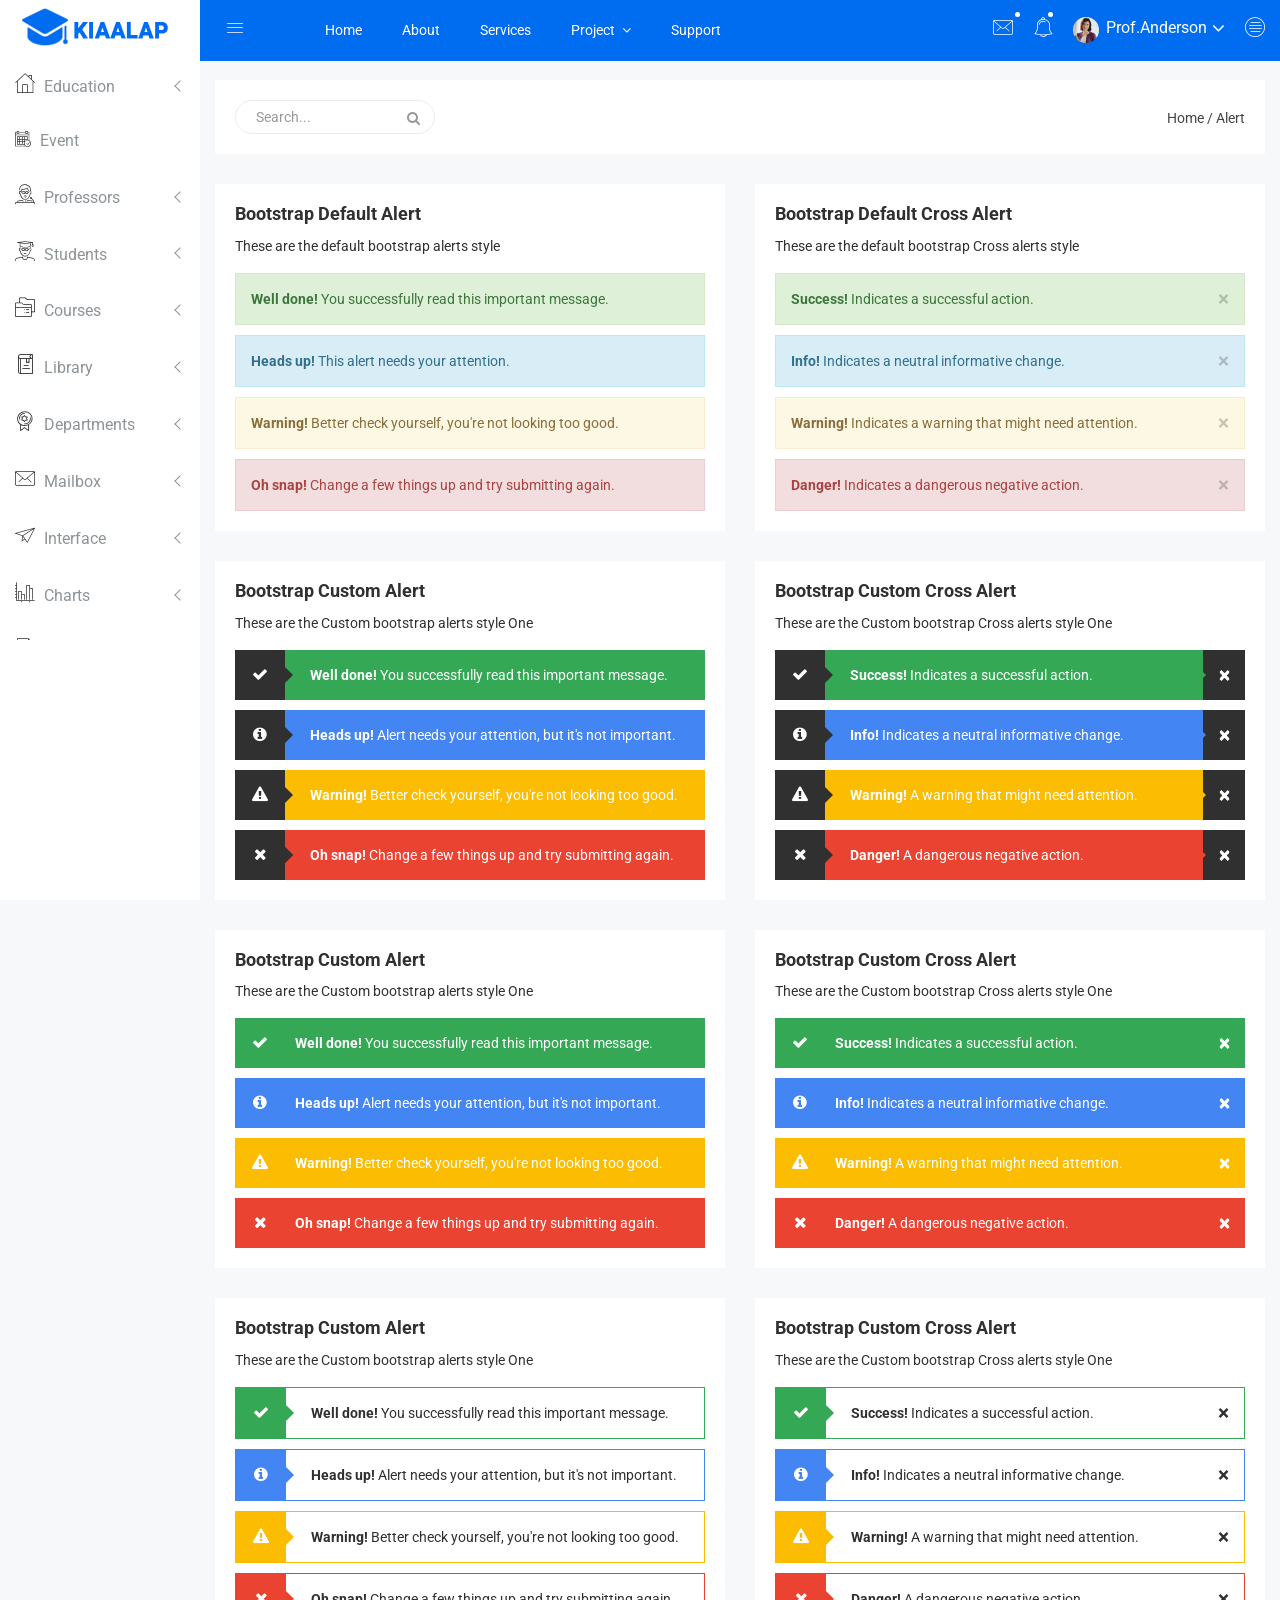
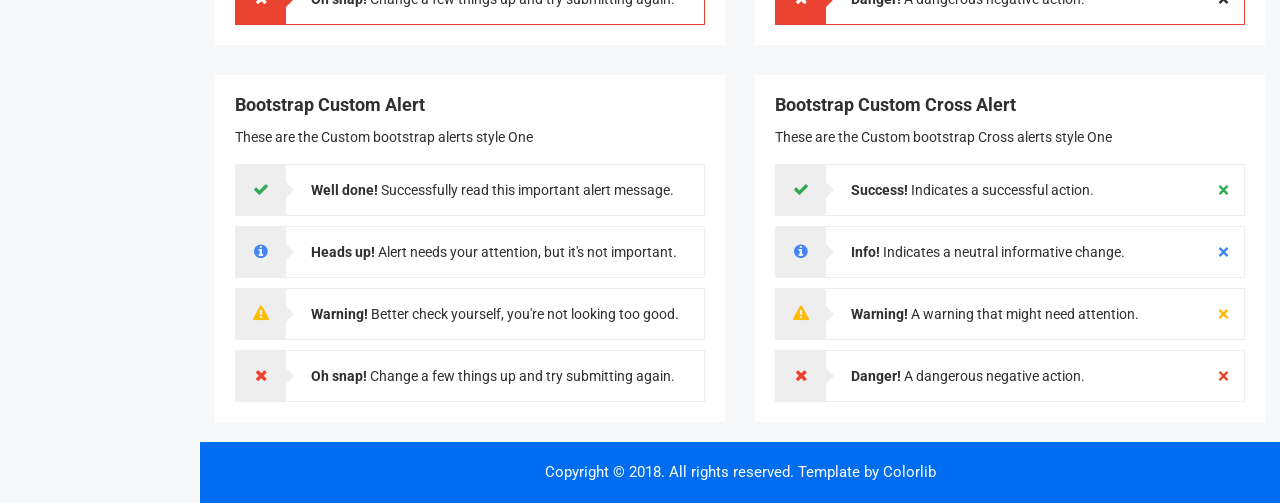
<file: site/painel/alerts.html>
<!doctype html>
<html class="no-js" lang="en">

<head>
    <meta charset="utf-8">
    <meta http-equiv="x-ua-compatible" content="ie=edge">
    <title>Alert | Kiaalap - Kiaalap Admin Template</title>
    <meta name="description" content="">
    <meta name="viewport" content="width=device-width, initial-scale=1">
    <!-- favicon
		============================================ -->
    <link rel="shortcut icon" type="image/x-icon" href="img/favicon.ico">
    <!-- Google Fonts
		============================================ -->
    <link href="https://fonts.googleapis.com/css?family=Roboto:100,300,400,700,900" rel="stylesheet">
    <!-- Bootstrap CSS
		============================================ -->
    <link rel="stylesheet" href="css/bootstrap.min.css">
    <!-- Bootstrap CSS
		============================================ -->
    <link rel="stylesheet" href="css/font-awesome.min.css">
    <!-- owl.carousel CSS
		============================================ -->
    <link rel="stylesheet" href="css/owl.carousel.css">
    <link rel="stylesheet" href="css/owl.theme.css">
    <link rel="stylesheet" href="css/owl.transitions.css">
    <!-- animate CSS
		============================================ -->
    <link rel="stylesheet" href="css/animate.css">
    <!-- normalize CSS
		============================================ -->
    <link rel="stylesheet" href="css/normalize.css">
    <!-- meanmenu icon CSS
		============================================ -->
    <link rel="stylesheet" href="css/meanmenu.min.css">
    <!-- main CSS
		============================================ -->
    <link rel="stylesheet" href="css/main.css">
    <!-- educate icon CSS
		============================================ -->
    <link rel="stylesheet" href="css/educate-custon-icon.css">
    <!-- morrisjs CSS
		============================================ -->
    <link rel="stylesheet" href="css/morrisjs/morris.css">
    <!-- mCustomScrollbar CSS
		============================================ -->
    <link rel="stylesheet" href="css/scrollbar/jquery.mCustomScrollbar.min.css">
    <!-- metisMenu CSS
		============================================ -->
    <link rel="stylesheet" href="css/metisMenu/metisMenu.min.css">
    <link rel="stylesheet" href="css/metisMenu/metisMenu-vertical.css">
    <!-- calendar CSS
		============================================ -->
    <link rel="stylesheet" href="css/calendar/fullcalendar.min.css">
    <link rel="stylesheet" href="css/calendar/fullcalendar.print.min.css">
    <!-- style CSS
		============================================ -->
    <link rel="stylesheet" href="css/alerts.css">
    <!-- style CSS
		============================================ -->
    <link rel="stylesheet" href="style.css">
    <!-- responsive CSS
		============================================ -->
    <link rel="stylesheet" href="css/responsive.css">
    <!-- modernizr JS
		============================================ -->
    <script src="js/vendor/modernizr-2.8.3.min.js"></script>
</head>

<body>
    <!--[if lt IE 8]>
		<p class="browserupgrade">You are using an <strong>outdated</strong> browser. Please <a href="http://browsehappy.com/">upgrade your browser</a> to improve your experience.</p>
	<![endif]-->
    <!-- Start Left menu area -->
    <div class="left-sidebar-pro">
        <nav id="sidebar" class="">
            <div class="sidebar-header">
                <a href="index.html"><img class="main-logo" src="img/logo/logo.png" alt="" /></a>
                <strong><a href="index.html"><img src="img/logo/logosn.png" alt="" /></a></strong>
            </div>
            <div class="left-custom-menu-adp-wrap comment-scrollbar">
                <nav class="sidebar-nav left-sidebar-menu-pro">
                    <ul class="metismenu" id="menu1">
                        <li>
                            <a class="has-arrow" href="index.html">
								   <span class="educate-icon educate-home icon-wrap"></span>
								   <span class="mini-click-non">Education</span>
								</a>
                            <ul class="submenu-angle" aria-expanded="true">
                                <li><a title="Dashboard v.1" href="index.html"><span class="mini-sub-pro">Dashboard v.1</span></a></li>
                                <li><a title="Dashboard v.2" href="index-1.html"><span class="mini-sub-pro">Dashboard v.2</span></a></li>
                                <li><a title="Dashboard v.3" href="index-2.html"><span class="mini-sub-pro">Dashboard v.3</span></a></li>
                                <li><a title="Analytics" href="analytics.html"><span class="mini-sub-pro">Analytics</span></a></li>
                                <li><a title="Widgets" href="widgets.html"><span class="mini-sub-pro">Widgets</span></a></li>
                            </ul>
                        </li>
                        <li>
                            <a title="Landing Page" href="events.html" aria-expanded="false"><span class="educate-icon educate-event icon-wrap sub-icon-mg" aria-hidden="true"></span> <span class="mini-click-non">Event</span></a>
                        </li>
                        <li>
                            <a class="has-arrow" href="all-professors.html" aria-expanded="false"><span class="educate-icon educate-professor icon-wrap"></span> <span class="mini-click-non">Professors</span></a>
                            <ul class="submenu-angle" aria-expanded="false">
                                <li><a title="All Professors" href="all-professors.html"><span class="mini-sub-pro">All Professors</span></a></li>
                                <li><a title="Add Professor" href="add-professor.html"><span class="mini-sub-pro">Add Professor</span></a></li>
                                <li><a title="Edit Professor" href="edit-professor.html"><span class="mini-sub-pro">Edit Professor</span></a></li>
                                <li><a title="Professor Profile" href="professor-profile.html"><span class="mini-sub-pro">Professor Profile</span></a></li>
                            </ul>
                        </li>
                        <li>
                            <a class="has-arrow" href="all-students.html" aria-expanded="false"><span class="educate-icon educate-student icon-wrap"></span> <span class="mini-click-non">Students</span></a>
                            <ul class="submenu-angle" aria-expanded="false">
                                <li><a title="All Students" href="all-students.html"><span class="mini-sub-pro">All Students</span></a></li>
                                <li><a title="Add Students" href="add-student.html"><span class="mini-sub-pro">Add Student</span></a></li>
                                <li><a title="Edit Students" href="edit-student.html"><span class="mini-sub-pro">Edit Student</span></a></li>
                                <li><a title="Students Profile" href="student-profile.html"><span class="mini-sub-pro">Student Profile</span></a></li>
                            </ul>
                        </li>
                        <li>
                            <a class="has-arrow" href="all-courses.html" aria-expanded="false"><span class="educate-icon educate-course icon-wrap"></span> <span class="mini-click-non">Courses</span></a>
                            <ul class="submenu-angle" aria-expanded="false">
                                <li><a title="All Courses" href="all-courses.html"><span class="mini-sub-pro">All Courses</span></a></li>
                                <li><a title="Add Courses" href="add-course.html"><span class="mini-sub-pro">Add Course</span></a></li>
                                <li><a title="Edit Courses" href="edit-course.html"><span class="mini-sub-pro">Edit Course</span></a></li>
                                <li><a title="Courses Profile" href="course-info.html"><span class="mini-sub-pro">Courses Info</span></a></li>
                                <li><a title="course Payment" href="course-payment.html"><span class="mini-sub-pro">Courses Payment</span></a></li>
                            </ul>
                        </li>
                        <li>
                            <a class="has-arrow" href="all-courses.html" aria-expanded="false"><span class="educate-icon educate-library icon-wrap"></span> <span class="mini-click-non">Library</span></a>
                            <ul class="submenu-angle" aria-expanded="false">
                                <li><a title="All Library" href="library-assets.html"><span class="mini-sub-pro">Library Assets</span></a></li>
                                <li><a title="Add Library" href="add-library-assets.html"><span class="mini-sub-pro">Add Library Asset</span></a></li>
                                <li><a title="Edit Library" href="edit-library-assets.html"><span class="mini-sub-pro">Edit Library Asset</span></a></li>
                            </ul>
                        </li>
                        <li>
                            <a class="has-arrow" href="all-courses.html" aria-expanded="false"><span class="educate-icon educate-department icon-wrap"></span> <span class="mini-click-non">Departments</span></a>
                            <ul class="submenu-angle" aria-expanded="false">
                                <li><a title="Departments List" href="departments.html"><span class="mini-sub-pro">Departments List</span></a></li>
                                <li><a title="Add Departments" href="add-department.html"><span class="mini-sub-pro">Add Departments</span></a></li>
                                <li><a title="Edit Departments" href="edit-department.html"><span class="mini-sub-pro">Edit Departments</span></a></li>
                            </ul>
                        </li>
                        <li>
                            <a class="has-arrow" href="mailbox.html" aria-expanded="false"><span class="educate-icon educate-message icon-wrap"></span> <span class="mini-click-non">Mailbox</span></a>
                            <ul class="submenu-angle" aria-expanded="false">
                                <li><a title="Inbox" href="mailbox.html"><span class="mini-sub-pro">Inbox</span></a></li>
                                <li><a title="View Mail" href="mailbox-view.html"><span class="mini-sub-pro">View Mail</span></a></li>
                                <li><a title="Compose Mail" href="mailbox-compose.html"><span class="mini-sub-pro">Compose Mail</span></a></li>
                            </ul>
                        </li>
                        <li>
                            <a class="has-arrow" href="mailbox.html" aria-expanded="false"><span class="educate-icon educate-interface icon-wrap"></span> <span class="mini-click-non">Interface</span></a>
                            <ul class="submenu-angle interface-mini-nb-dp" aria-expanded="false">
                                <li><a title="Google Map" href="google-map.html"><span class="mini-sub-pro">Google Map</span></a></li>
                                <li><a title="Data Maps" href="data-maps.html"><span class="mini-sub-pro">Data Maps</span></a></li>
                                <li><a title="Pdf Viewer" href="pdf-viewer.html"><span class="mini-sub-pro">Pdf Viewer</span></a></li>
                                <li><a title="X-Editable" href="x-editable.html"><span class="mini-sub-pro">X-Editable</span></a></li>
                                <li><a title="Code Editor" href="code-editor.html"><span class="mini-sub-pro">Code Editor</span></a></li>
                                <li><a title="Tree View" href="tree-view.html"><span class="mini-sub-pro">Tree View</span></a></li>
                                <li><a title="Preloader" href="preloader.html"><span class="mini-sub-pro">Preloader</span></a></li>
                                <li><a title="Images Cropper" href="images-cropper.html"><span class="mini-sub-pro">Images Cropper</span></a></li>
                            </ul>
                        </li>
                        <li>
                            <a class="has-arrow" href="mailbox.html" aria-expanded="false"><span class="educate-icon educate-charts icon-wrap"></span> <span class="mini-click-non">Charts</span></a>
                            <ul class="submenu-angle chart-mini-nb-dp" aria-expanded="false">
                                <li><a title="Bar Charts" href="bar-charts.html"><span class="mini-sub-pro">Bar Charts</span></a></li>
                                <li><a title="Line Charts" href="line-charts.html"><span class="mini-sub-pro">Line Charts</span></a></li>
                                <li><a title="Area Charts" href="area-charts.html"><span class="mini-sub-pro">Area Charts</span></a></li>
                                <li><a title="Rounded Charts" href="rounded-chart.html"><span class="mini-sub-pro">Rounded Charts</span></a></li>
                                <li><a title="C3 Charts" href="c3.html"><span class="mini-sub-pro">C3 Charts</span></a></li>
                                <li><a title="Sparkline Charts" href="sparkline.html"><span class="mini-sub-pro">Sparkline Charts</span></a></li>
                                <li><a title="Peity Charts" href="peity.html"><span class="mini-sub-pro">Peity Charts</span></a></li>
                            </ul>
                        </li>
                        <li>
                            <a class="has-arrow" href="mailbox.html" aria-expanded="false"><span class="educate-icon educate-data-table icon-wrap"></span> <span class="mini-click-non">Data Tables</span></a>
                            <ul class="submenu-angle" aria-expanded="false">
                                <li><a title="Peity Charts" href="static-table.html"><span class="mini-sub-pro">Static Table</span></a></li>
                                <li><a title="Data Table" href="data-table.html"><span class="mini-sub-pro">Data Table</span></a></li>
                            </ul>
                        </li>
                        <li>
                            <a class="has-arrow" href="mailbox.html" aria-expanded="false"><span class="educate-icon educate-form icon-wrap"></span> <span class="mini-click-non">Forms Elements</span></a>
                            <ul class="submenu-angle form-mini-nb-dp" aria-expanded="false">
                                <li><a title="Basic Form Elements" href="basic-form-element.html"><span class="mini-sub-pro">Bc Form Elements</span></a></li>
                                <li><a title="Advance Form Elements" href="advance-form-element.html"><span class="mini-sub-pro">Ad Form Elements</span></a></li>
                                <li><a title="Password Meter" href="password-meter.html"><span class="mini-sub-pro">Password Meter</span></a></li>
                                <li><a title="Multi Upload" href="multi-upload.html"><span class="mini-sub-pro">Multi Upload</span></a></li>
                                <li><a title="Text Editor" href="tinymc.html"><span class="mini-sub-pro">Text Editor</span></a></li>
                                <li><a title="Dual List Box" href="dual-list-box.html"><span class="mini-sub-pro">Dual List Box</span></a></li>
                            </ul>
                        </li>
                        <li class="active">
                            <a class="has-arrow" href="mailbox.html" aria-expanded="false"><span class="educate-icon educate-apps icon-wrap"></span> <span class="mini-click-non">App views</span></a>
                            <ul class="submenu-angle app-mini-nb-dp" aria-expanded="false">
                                <li><a title="Notifications" href="notifications.html"><span class="mini-sub-pro">Notifications</span></a></li>
                                <li><a title="Alerts" href="alerts.html"><span class="mini-sub-pro">Alerts</span></a></li>
                                <li><a title="Modals" href="modals.html"><span class="mini-sub-pro">Modals</span></a></li>
                                <li><a title="Buttons" href="buttons.html"><span class="mini-sub-pro">Buttons</span></a></li>
                                <li><a title="Tabs" href="tabs.html"><span class="mini-sub-pro">Tabs</span></a></li>
                                <li><a title="Accordion" href="accordion.html"><span class="mini-sub-pro">Accordion</span></a></li>
                            </ul>
                        </li>
                        <li id="removable">
                            <a class="has-arrow" href="#" aria-expanded="false"><span class="educate-icon educate-pages icon-wrap"></span> <span class="mini-click-non">Pages</span></a>
                            <ul class="submenu-angle page-mini-nb-dp" aria-expanded="false">
                                <li><a title="Login" href="login.html"><span class="mini-sub-pro">Login</span></a></li>
                                <li><a title="Register" href="register.html"><span class="mini-sub-pro">Register</span></a></li>
                                <li><a title="Lock" href="lock.html"><span class="mini-sub-pro">Lock</span></a></li>
                                <li><a title="Password Recovery" href="password-recovery.html"><span class="mini-sub-pro">Password Recovery</span></a></li>
                                <li><a title="404 Page" href="404.html"><span class="mini-sub-pro">404 Page</span></a></li>
                                <li><a title="500 Page" href="500.html"><span class="mini-sub-pro">500 Page</span></a></li>
                            </ul>
                        </li>
                    </ul>
                </nav>
            </div>
        </nav>
    </div>
    <!-- End Left menu area -->
    <!-- Start Welcome area -->
    <div class="all-content-wrapper">
        <div class="container-fluid">
            <div class="row">
                <div class="col-lg-12 col-md-12 col-sm-12 col-xs-12">
                    <div class="logo-pro">
                        <a href="index.html"><img class="main-logo" src="img/logo/logo.png" alt="" /></a>
                    </div>
                </div>
            </div>
        </div>
        <div class="header-advance-area">
            <div class="header-top-area">
                <div class="container-fluid">
                    <div class="row">
                        <div class="col-lg-12 col-md-12 col-sm-12 col-xs-12">
                            <div class="header-top-wraper">
                                <div class="row">
                                    <div class="col-lg-1 col-md-0 col-sm-1 col-xs-12">
                                        <div class="menu-switcher-pro">
                                            <button type="button" id="sidebarCollapse" class="btn bar-button-pro header-drl-controller-btn btn-info navbar-btn">
													<i class="educate-icon educate-nav"></i>
												</button>
                                        </div>
                                    </div>
                                    <div class="col-lg-6 col-md-7 col-sm-6 col-xs-12">
                                        <div class="header-top-menu tabl-d-n">
                                            <ul class="nav navbar-nav mai-top-nav">
                                                <li class="nav-item"><a href="#" class="nav-link">Home</a>
                                                </li>
                                                <li class="nav-item"><a href="#" class="nav-link">About</a>
                                                </li>
                                                <li class="nav-item"><a href="#" class="nav-link">Services</a>
                                                </li>
                                                <li class="nav-item dropdown res-dis-nn">
                                                    <a href="#" data-toggle="dropdown" role="button" aria-expanded="false" class="nav-link dropdown-toggle">Project <span class="angle-down-topmenu"><i class="fa fa-angle-down"></i></span></a>
                                                    <div role="menu" class="dropdown-menu animated zoomIn">
                                                        <a href="#" class="dropdown-item">Documentation</a>
                                                        <a href="#" class="dropdown-item">Expert Backend</a>
                                                        <a href="#" class="dropdown-item">Expert FrontEnd</a>
                                                        <a href="#" class="dropdown-item">Contact Support</a>
                                                    </div>
                                                </li>
                                                <li class="nav-item"><a href="#" class="nav-link">Support</a>
                                                </li>
                                            </ul>
                                        </div>
                                    </div>
                                    <div class="col-lg-5 col-md-5 col-sm-12 col-xs-12">
                                        <div class="header-right-info">
                                            <ul class="nav navbar-nav mai-top-nav header-right-menu">
                                                <li class="nav-item dropdown">
                                                    <a href="#" data-toggle="dropdown" role="button" aria-expanded="false" class="nav-link dropdown-toggle"><i class="educate-icon educate-message edu-chat-pro" aria-hidden="true"></i><span class="indicator-ms"></span></a>
                                                    <div role="menu" class="author-message-top dropdown-menu animated zoomIn">
                                                        <div class="message-single-top">
                                                            <h1>Message</h1>
                                                        </div>
                                                        <ul class="message-menu">
                                                            <li>
                                                                <a href="#">
                                                                    <div class="message-img">
                                                                        <img src="img/contact/1.jpg" alt="">
                                                                    </div>
                                                                    <div class="message-content">
                                                                        <span class="message-date">16 Sept</span>
                                                                        <h2>Advanda Cro</h2>
                                                                        <p>Please done this project as soon possible.</p>
                                                                    </div>
                                                                </a>
                                                            </li>
                                                            <li>
                                                                <a href="#">
                                                                    <div class="message-img">
                                                                        <img src="img/contact/4.jpg" alt="">
                                                                    </div>
                                                                    <div class="message-content">
                                                                        <span class="message-date">16 Sept</span>
                                                                        <h2>Sulaiman din</h2>
                                                                        <p>Please done this project as soon possible.</p>
                                                                    </div>
                                                                </a>
                                                            </li>
                                                            <li>
                                                                <a href="#">
                                                                    <div class="message-img">
                                                                        <img src="img/contact/3.jpg" alt="">
                                                                    </div>
                                                                    <div class="message-content">
                                                                        <span class="message-date">16 Sept</span>
                                                                        <h2>Victor Jara</h2>
                                                                        <p>Please done this project as soon possible.</p>
                                                                    </div>
                                                                </a>
                                                            </li>
                                                            <li>
                                                                <a href="#">
                                                                    <div class="message-img">
                                                                        <img src="img/contact/2.jpg" alt="">
                                                                    </div>
                                                                    <div class="message-content">
                                                                        <span class="message-date">16 Sept</span>
                                                                        <h2>Victor Jara</h2>
                                                                        <p>Please done this project as soon possible.</p>
                                                                    </div>
                                                                </a>
                                                            </li>
                                                        </ul>
                                                        <div class="message-view">
                                                            <a href="#">View All Messages</a>
                                                        </div>
                                                    </div>
                                                </li>
                                                <li class="nav-item"><a href="#" data-toggle="dropdown" role="button" aria-expanded="false" class="nav-link dropdown-toggle"><i class="educate-icon educate-bell" aria-hidden="true"></i><span class="indicator-nt"></span></a>
                                                    <div role="menu" class="notification-author dropdown-menu animated zoomIn">
                                                        <div class="notification-single-top">
                                                            <h1>Notifications</h1>
                                                        </div>
                                                        <ul class="notification-menu">
                                                            <li>
                                                                <a href="#">
                                                                    <div class="notification-icon">
                                                                        <i class="educate-icon educate-checked edu-checked-pro admin-check-pro" aria-hidden="true"></i>
                                                                    </div>
                                                                    <div class="notification-content">
                                                                        <span class="notification-date">16 Sept</span>
                                                                        <h2>Advanda Cro</h2>
                                                                        <p>Please done this project as soon possible.</p>
                                                                    </div>
                                                                </a>
                                                            </li>
                                                            <li>
                                                                <a href="#">
                                                                    <div class="notification-icon">
                                                                        <i class="fa fa-cloud edu-cloud-computing-down" aria-hidden="true"></i>
                                                                    </div>
                                                                    <div class="notification-content">
                                                                        <span class="notification-date">16 Sept</span>
                                                                        <h2>Sulaiman din</h2>
                                                                        <p>Please done this project as soon possible.</p>
                                                                    </div>
                                                                </a>
                                                            </li>
                                                            <li>
                                                                <a href="#">
                                                                    <div class="notification-icon">
                                                                        <i class="fa fa-eraser edu-shield" aria-hidden="true"></i>
                                                                    </div>
                                                                    <div class="notification-content">
                                                                        <span class="notification-date">16 Sept</span>
                                                                        <h2>Victor Jara</h2>
                                                                        <p>Please done this project as soon possible.</p>
                                                                    </div>
                                                                </a>
                                                            </li>
                                                            <li>
                                                                <a href="#">
                                                                    <div class="notification-icon">
                                                                        <i class="fa fa-line-chart edu-analytics-arrow" aria-hidden="true"></i>
                                                                    </div>
                                                                    <div class="notification-content">
                                                                        <span class="notification-date">16 Sept</span>
                                                                        <h2>Victor Jara</h2>
                                                                        <p>Please done this project as soon possible.</p>
                                                                    </div>
                                                                </a>
                                                            </li>
                                                        </ul>
                                                        <div class="notification-view">
                                                            <a href="#">View All Notification</a>
                                                        </div>
                                                    </div>
                                                </li>
                                                <li class="nav-item">
                                                    <a href="#" data-toggle="dropdown" role="button" aria-expanded="false" class="nav-link dropdown-toggle">
															<img src="img/product/pro4.jpg" alt="" />
															<span class="admin-name">Prof.Anderson</span>
															<i class="fa fa-angle-down edu-icon edu-down-arrow"></i>
														</a>
                                                    <ul role="menu" class="dropdown-header-top author-log dropdown-menu animated zoomIn">
                                                        <li><a href="#"><span class="edu-icon edu-home-admin author-log-ic"></span>My Account</a>
                                                        </li>
                                                        <li><a href="#"><span class="edu-icon edu-user-rounded author-log-ic"></span>My Profile</a>
                                                        </li>
                                                        <li><a href="#"><span class="edu-icon edu-money author-log-ic"></span>User Billing</a>
                                                        </li>
                                                        <li><a href="#"><span class="edu-icon edu-settings author-log-ic"></span>Settings</a>
                                                        </li>
                                                        <li><a href="#"><span class="edu-icon edu-locked author-log-ic"></span>Log Out</a>
                                                        </li>
                                                    </ul>
                                                </li>
                                                <li class="nav-item nav-setting-open"><a href="#" data-toggle="dropdown" role="button" aria-expanded="false" class="nav-link dropdown-toggle"><i class="educate-icon educate-menu"></i></a>

                                                    <div role="menu" class="admintab-wrap menu-setting-wrap menu-setting-wrap-bg dropdown-menu animated zoomIn">
                                                        <ul class="nav nav-tabs custon-set-tab">
                                                            <li class="active"><a data-toggle="tab" href="#Notes">Notes</a>
                                                            </li>
                                                            <li><a data-toggle="tab" href="#Projects">Projects</a>
                                                            </li>
                                                            <li><a data-toggle="tab" href="#Settings">Settings</a>
                                                            </li>
                                                        </ul>

                                                        <div class="tab-content custom-bdr-nt">
                                                            <div id="Notes" class="tab-pane fade in active">
                                                                <div class="notes-area-wrap">
                                                                    <div class="note-heading-indicate">
                                                                        <h2><i class="fa fa-comments-o"></i> Latest Notes</h2>
                                                                        <p>You have 10 new message.</p>
                                                                    </div>
                                                                    <div class="notes-list-area notes-menu-scrollbar">
                                                                        <ul class="notes-menu-list">
                                                                            <li>
                                                                                <a href="#">
                                                                                    <div class="notes-list-flow">
                                                                                        <div class="notes-img">
                                                                                            <img src="img/contact/4.jpg" alt="" />
                                                                                        </div>
                                                                                        <div class="notes-content">
                                                                                            <p> The point of using Lorem Ipsum is that it has a more-or-less normal.</p>
                                                                                            <span>Yesterday 2:45 pm</span>
                                                                                        </div>
                                                                                    </div>
                                                                                </a>
                                                                            </li>
                                                                            <li>
                                                                                <a href="#">
                                                                                    <div class="notes-list-flow">
                                                                                        <div class="notes-img">
                                                                                            <img src="img/contact/1.jpg" alt="" />
                                                                                        </div>
                                                                                        <div class="notes-content">
                                                                                            <p> The point of using Lorem Ipsum is that it has a more-or-less normal.</p>
                                                                                            <span>Yesterday 2:45 pm</span>
                                                                                        </div>
                                                                                    </div>
                                                                                </a>
                                                                            </li>
                                                                            <li>
                                                                                <a href="#">
                                                                                    <div class="notes-list-flow">
                                                                                        <div class="notes-img">
                                                                                            <img src="img/contact/2.jpg" alt="" />
                                                                                        </div>
                                                                                        <div class="notes-content">
                                                                                            <p> The point of using Lorem Ipsum is that it has a more-or-less normal.</p>
                                                                                            <span>Yesterday 2:45 pm</span>
                                                                                        </div>
                                                                                    </div>
                                                                                </a>
                                                                            </li>
                                                                            <li>
                                                                                <a href="#">
                                                                                    <div class="notes-list-flow">
                                                                                        <div class="notes-img">
                                                                                            <img src="img/contact/3.jpg" alt="" />
                                                                                        </div>
                                                                                        <div class="notes-content">
                                                                                            <p> The point of using Lorem Ipsum is that it has a more-or-less normal.</p>
                                                                                            <span>Yesterday 2:45 pm</span>
                                                                                        </div>
                                                                                    </div>
                                                                                </a>
                                                                            </li>
                                                                            <li>
                                                                                <a href="#">
                                                                                    <div class="notes-list-flow">
                                                                                        <div class="notes-img">
                                                                                            <img src="img/contact/4.jpg" alt="" />
                                                                                        </div>
                                                                                        <div class="notes-content">
                                                                                            <p> The point of using Lorem Ipsum is that it has a more-or-less normal.</p>
                                                                                            <span>Yesterday 2:45 pm</span>
                                                                                        </div>
                                                                                    </div>
                                                                                </a>
                                                                            </li>
                                                                            <li>
                                                                                <a href="#">
                                                                                    <div class="notes-list-flow">
                                                                                        <div class="notes-img">
                                                                                            <img src="img/contact/1.jpg" alt="" />
                                                                                        </div>
                                                                                        <div class="notes-content">
                                                                                            <p> The point of using Lorem Ipsum is that it has a more-or-less normal.</p>
                                                                                            <span>Yesterday 2:45 pm</span>
                                                                                        </div>
                                                                                    </div>
                                                                                </a>
                                                                            </li>
                                                                            <li>
                                                                                <a href="#">
                                                                                    <div class="notes-list-flow">
                                                                                        <div class="notes-img">
                                                                                            <img src="img/contact/2.jpg" alt="" />
                                                                                        </div>
                                                                                        <div class="notes-content">
                                                                                            <p> The point of using Lorem Ipsum is that it has a more-or-less normal.</p>
                                                                                            <span>Yesterday 2:45 pm</span>
                                                                                        </div>
                                                                                    </div>
                                                                                </a>
                                                                            </li>
                                                                            <li>
                                                                                <a href="#">
                                                                                    <div class="notes-list-flow">
                                                                                        <div class="notes-img">
                                                                                            <img src="img/contact/1.jpg" alt="" />
                                                                                        </div>
                                                                                        <div class="notes-content">
                                                                                            <p> The point of using Lorem Ipsum is that it has a more-or-less normal.</p>
                                                                                            <span>Yesterday 2:45 pm</span>
                                                                                        </div>
                                                                                    </div>
                                                                                </a>
                                                                            </li>
                                                                            <li>
                                                                                <a href="#">
                                                                                    <div class="notes-list-flow">
                                                                                        <div class="notes-img">
                                                                                            <img src="img/contact/2.jpg" alt="" />
                                                                                        </div>
                                                                                        <div class="notes-content">
                                                                                            <p> The point of using Lorem Ipsum is that it has a more-or-less normal.</p>
                                                                                            <span>Yesterday 2:45 pm</span>
                                                                                        </div>
                                                                                    </div>
                                                                                </a>
                                                                            </li>
                                                                            <li>
                                                                                <a href="#">
                                                                                    <div class="notes-list-flow">
                                                                                        <div class="notes-img">
                                                                                            <img src="img/contact/3.jpg" alt="" />
                                                                                        </div>
                                                                                        <div class="notes-content">
                                                                                            <p> The point of using Lorem Ipsum is that it has a more-or-less normal.</p>
                                                                                            <span>Yesterday 2:45 pm</span>
                                                                                        </div>
                                                                                    </div>
                                                                                </a>
                                                                            </li>
                                                                        </ul>
                                                                    </div>
                                                                </div>
                                                            </div>
                                                            <div id="Projects" class="tab-pane fade">
                                                                <div class="projects-settings-wrap">
                                                                    <div class="note-heading-indicate">
                                                                        <h2><i class="fa fa-cube"></i> Latest projects</h2>
                                                                        <p> You have 20 projects. 5 not completed.</p>
                                                                    </div>
                                                                    <div class="project-st-list-area project-st-menu-scrollbar">
                                                                        <ul class="projects-st-menu-list">
                                                                            <li>
                                                                                <a href="#">
                                                                                    <div class="project-list-flow">
                                                                                        <div class="projects-st-heading">
                                                                                            <h2>Web Development</h2>
                                                                                            <p> The point of using Lorem Ipsum is that it has a more or less normal.</p>
                                                                                            <span class="project-st-time">1 hours ago</span>
                                                                                        </div>
                                                                                        <div class="projects-st-content">
                                                                                            <p>Completion with: 28%</p>
                                                                                            <div class="progress progress-mini">
                                                                                                <div style="width: 28%;" class="progress-bar progress-bar-danger hd-tp-1"></div>
                                                                                            </div>
                                                                                            <p>Project end: 4:00 pm - 12.06.2014</p>
                                                                                        </div>
                                                                                    </div>
                                                                                </a>
                                                                            </li>
                                                                            <li>
                                                                                <a href="#">
                                                                                    <div class="project-list-flow">
                                                                                        <div class="projects-st-heading">
                                                                                            <h2>Software Development</h2>
                                                                                            <p> The point of using Lorem Ipsum is that it has a more or less normal.</p>
                                                                                            <span class="project-st-time">2 hours ago</span>
                                                                                        </div>
                                                                                        <div class="projects-st-content project-rating-cl">
                                                                                            <p>Completion with: 68%</p>
                                                                                            <div class="progress progress-mini">
                                                                                                <div style="width: 68%;" class="progress-bar hd-tp-2"></div>
                                                                                            </div>
                                                                                            <p>Project end: 4:00 pm - 12.06.2014</p>
                                                                                        </div>
                                                                                    </div>
                                                                                </a>
                                                                            </li>
                                                                            <li>
                                                                                <a href="#">
                                                                                    <div class="project-list-flow">
                                                                                        <div class="projects-st-heading">
                                                                                            <h2>Graphic Design</h2>
                                                                                            <p> The point of using Lorem Ipsum is that it has a more or less normal.</p>
                                                                                            <span class="project-st-time">3 hours ago</span>
                                                                                        </div>
                                                                                        <div class="projects-st-content">
                                                                                            <p>Completion with: 78%</p>
                                                                                            <div class="progress progress-mini">
                                                                                                <div style="width: 78%;" class="progress-bar hd-tp-3"></div>
                                                                                            </div>
                                                                                            <p>Project end: 4:00 pm - 12.06.2014</p>
                                                                                        </div>
                                                                                    </div>
                                                                                </a>
                                                                            </li>
                                                                            <li>
                                                                                <a href="#">
                                                                                    <div class="project-list-flow">
                                                                                        <div class="projects-st-heading">
                                                                                            <h2>Web Design</h2>
                                                                                            <p> The point of using Lorem Ipsum is that it has a more or less normal.</p>
                                                                                            <span class="project-st-time">4 hours ago</span>
                                                                                        </div>
                                                                                        <div class="projects-st-content project-rating-cl2">
                                                                                            <p>Completion with: 38%</p>
                                                                                            <div class="progress progress-mini">
                                                                                                <div style="width: 38%;" class="progress-bar progress-bar-danger hd-tp-4"></div>
                                                                                            </div>
                                                                                            <p>Project end: 4:00 pm - 12.06.2014</p>
                                                                                        </div>
                                                                                    </div>
                                                                                </a>
                                                                            </li>
                                                                            <li>
                                                                                <a href="#">
                                                                                    <div class="project-list-flow">
                                                                                        <div class="projects-st-heading">
                                                                                            <h2>Business Card</h2>
                                                                                            <p> The point of using Lorem Ipsum is that it has a more or less normal.</p>
                                                                                            <span class="project-st-time">5 hours ago</span>
                                                                                        </div>
                                                                                        <div class="projects-st-content">
                                                                                            <p>Completion with: 28%</p>
                                                                                            <div class="progress progress-mini">
                                                                                                <div style="width: 28%;" class="progress-bar progress-bar-danger hd-tp-5"></div>
                                                                                            </div>
                                                                                            <p>Project end: 4:00 pm - 12.06.2014</p>
                                                                                        </div>
                                                                                    </div>
                                                                                </a>
                                                                            </li>
                                                                            <li>
                                                                                <a href="#">
                                                                                    <div class="project-list-flow">
                                                                                        <div class="projects-st-heading">
                                                                                            <h2>Ecommerce Business</h2>
                                                                                            <p> The point of using Lorem Ipsum is that it has a more or less normal.</p>
                                                                                            <span class="project-st-time">6 hours ago</span>
                                                                                        </div>
                                                                                        <div class="projects-st-content project-rating-cl">
                                                                                            <p>Completion with: 68%</p>
                                                                                            <div class="progress progress-mini">
                                                                                                <div style="width: 68%;" class="progress-bar hd-tp-6"></div>
                                                                                            </div>
                                                                                            <p>Project end: 4:00 pm - 12.06.2014</p>
                                                                                        </div>
                                                                                    </div>
                                                                                </a>
                                                                            </li>
                                                                            <li>
                                                                                <a href="#">
                                                                                    <div class="project-list-flow">
                                                                                        <div class="projects-st-heading">
                                                                                            <h2>Woocommerce Plugin</h2>
                                                                                            <p> The point of using Lorem Ipsum is that it has a more or less normal.</p>
                                                                                            <span class="project-st-time">7 hours ago</span>
                                                                                        </div>
                                                                                        <div class="projects-st-content">
                                                                                            <p>Completion with: 78%</p>
                                                                                            <div class="progress progress-mini">
                                                                                                <div style="width: 78%;" class="progress-bar"></div>
                                                                                            </div>
                                                                                            <p>Project end: 4:00 pm - 12.06.2014</p>
                                                                                        </div>
                                                                                    </div>
                                                                                </a>
                                                                            </li>
                                                                            <li>
                                                                                <a href="#">
                                                                                    <div class="project-list-flow">
                                                                                        <div class="projects-st-heading">
                                                                                            <h2>Wordpress Theme</h2>
                                                                                            <p> The point of using Lorem Ipsum is that it has a more or less normal.</p>
                                                                                            <span class="project-st-time">9 hours ago</span>
                                                                                        </div>
                                                                                        <div class="projects-st-content project-rating-cl2">
                                                                                            <p>Completion with: 38%</p>
                                                                                            <div class="progress progress-mini">
                                                                                                <div style="width: 38%;" class="progress-bar progress-bar-danger"></div>
                                                                                            </div>
                                                                                            <p>Project end: 4:00 pm - 12.06.2014</p>
                                                                                        </div>
                                                                                    </div>
                                                                                </a>
                                                                            </li>
                                                                        </ul>
                                                                    </div>
                                                                </div>
                                                            </div>
                                                            <div id="Settings" class="tab-pane fade">
                                                                <div class="setting-panel-area">
                                                                    <div class="note-heading-indicate">
                                                                        <h2><i class="fa fa-gears"></i> Settings Panel</h2>
                                                                        <p> You have 20 Settings. 5 not completed.</p>
                                                                    </div>
                                                                    <ul class="setting-panel-list">
                                                                        <li>
                                                                            <div class="checkbox-setting-pro">
                                                                                <div class="checkbox-title-pro">
                                                                                    <h2>Show notifications</h2>
                                                                                    <div class="ts-custom-check">
                                                                                        <div class="onoffswitch">
                                                                                            <input type="checkbox" name="collapsemenu" class="onoffswitch-checkbox" id="example">
                                                                                            <label class="onoffswitch-label" for="example">
																									<span class="onoffswitch-inner"></span>
																									<span class="onoffswitch-switch"></span>
																								</label>
                                                                                        </div>
                                                                                    </div>
                                                                                </div>
                                                                            </div>
                                                                        </li>
                                                                        <li>
                                                                            <div class="checkbox-setting-pro">
                                                                                <div class="checkbox-title-pro">
                                                                                    <h2>Disable Chat</h2>
                                                                                    <div class="ts-custom-check">
                                                                                        <div class="onoffswitch">
                                                                                            <input type="checkbox" name="collapsemenu" class="onoffswitch-checkbox" id="example3">
                                                                                            <label class="onoffswitch-label" for="example3">
																									<span class="onoffswitch-inner"></span>
																									<span class="onoffswitch-switch"></span>
																								</label>
                                                                                        </div>
                                                                                    </div>
                                                                                </div>
                                                                            </div>
                                                                        </li>
                                                                        <li>
                                                                            <div class="checkbox-setting-pro">
                                                                                <div class="checkbox-title-pro">
                                                                                    <h2>Enable history</h2>
                                                                                    <div class="ts-custom-check">
                                                                                        <div class="onoffswitch">
                                                                                            <input type="checkbox" name="collapsemenu" class="onoffswitch-checkbox" id="example4">
                                                                                            <label class="onoffswitch-label" for="example4">
																									<span class="onoffswitch-inner"></span>
																									<span class="onoffswitch-switch"></span>
																								</label>
                                                                                        </div>
                                                                                    </div>
                                                                                </div>
                                                                            </div>
                                                                        </li>
                                                                        <li>
                                                                            <div class="checkbox-setting-pro">
                                                                                <div class="checkbox-title-pro">
                                                                                    <h2>Show charts</h2>
                                                                                    <div class="ts-custom-check">
                                                                                        <div class="onoffswitch">
                                                                                            <input type="checkbox" name="collapsemenu" class="onoffswitch-checkbox" id="example7">
                                                                                            <label class="onoffswitch-label" for="example7">
																									<span class="onoffswitch-inner"></span>
																									<span class="onoffswitch-switch"></span>
																								</label>
                                                                                        </div>
                                                                                    </div>
                                                                                </div>
                                                                            </div>
                                                                        </li>
                                                                        <li>
                                                                            <div class="checkbox-setting-pro">
                                                                                <div class="checkbox-title-pro">
                                                                                    <h2>Update everyday</h2>
                                                                                    <div class="ts-custom-check">
                                                                                        <div class="onoffswitch">
                                                                                            <input type="checkbox" name="collapsemenu" checked="" class="onoffswitch-checkbox" id="example2">
                                                                                            <label class="onoffswitch-label" for="example2">
																									<span class="onoffswitch-inner"></span>
																									<span class="onoffswitch-switch"></span>
																								</label>
                                                                                        </div>
                                                                                    </div>
                                                                                </div>
                                                                            </div>
                                                                        </li>
                                                                        <li>
                                                                            <div class="checkbox-setting-pro">
                                                                                <div class="checkbox-title-pro">
                                                                                    <h2>Global search</h2>
                                                                                    <div class="ts-custom-check">
                                                                                        <div class="onoffswitch">
                                                                                            <input type="checkbox" name="collapsemenu" checked="" class="onoffswitch-checkbox" id="example6">
                                                                                            <label class="onoffswitch-label" for="example6">
																									<span class="onoffswitch-inner"></span>
																									<span class="onoffswitch-switch"></span>
																								</label>
                                                                                        </div>
                                                                                    </div>
                                                                                </div>
                                                                            </div>
                                                                        </li>
                                                                        <li>
                                                                            <div class="checkbox-setting-pro">
                                                                                <div class="checkbox-title-pro">
                                                                                    <h2>Offline users</h2>
                                                                                    <div class="ts-custom-check">
                                                                                        <div class="onoffswitch">
                                                                                            <input type="checkbox" name="collapsemenu" checked="" class="onoffswitch-checkbox" id="example5">
                                                                                            <label class="onoffswitch-label" for="example5">
																									<span class="onoffswitch-inner"></span>
																									<span class="onoffswitch-switch"></span>
																								</label>
                                                                                        </div>
                                                                                    </div>
                                                                                </div>
                                                                            </div>
                                                                        </li>
                                                                    </ul>

                                                                </div>
                                                            </div>
                                                        </div>
                                                    </div>
                                                </li>
                                            </ul>
                                        </div>
                                    </div>
                                </div>
                            </div>
                        </div>
                    </div>
                </div>
            </div>
            <!-- Mobile Menu start -->
            <div class="mobile-menu-area">
                <div class="container">
                    <div class="row">
                        <div class="col-lg-12 col-md-12 col-sm-12 col-xs-12">
                            <div class="mobile-menu">
                                <nav id="dropdown">
                                    <ul class="mobile-menu-nav">
                                        <li><a data-toggle="collapse" data-target="#Charts" href="#">Home <span class="admin-project-icon edu-icon edu-down-arrow"></span></a>
                                            <ul class="collapse dropdown-header-top">
                                                <li><a href="index.html">Dashboard v.1</a></li>
                                                <li><a href="index-1.html">Dashboard v.2</a></li>
                                                <li><a href="index-3.html">Dashboard v.3</a></li>
                                                <li><a href="analytics.html">Analytics</a></li>
                                                <li><a href="widgets.html">Widgets</a></li>
                                            </ul>
                                        </li>
                                        <li><a href="events.html">Event</a></li>
                                        <li><a data-toggle="collapse" data-target="#demoevent" href="#">Professors <span class="admin-project-icon edu-icon edu-down-arrow"></span></a>
                                            <ul id="demoevent" class="collapse dropdown-header-top">
                                                <li><a href="all-professors.html">All Professors</a>
                                                </li>
                                                <li><a href="add-professor.html">Add Professor</a>
                                                </li>
                                                <li><a href="edit-professor.html">Edit Professor</a>
                                                </li>
                                                <li><a href="professor-profile.html">Professor Profile</a>
                                                </li>
                                            </ul>
                                        </li>
                                        <li><a data-toggle="collapse" data-target="#demopro" href="#">Students <span class="admin-project-icon edu-icon edu-down-arrow"></span></a>
                                            <ul id="demopro" class="collapse dropdown-header-top">
                                                <li><a href="all-students.html">All Students</a>
                                                </li>
                                                <li><a href="add-student.html">Add Student</a>
                                                </li>
                                                <li><a href="edit-student.html">Edit Student</a>
                                                </li>
                                                <li><a href="student-profile.html">Student Profile</a>
                                                </li>
                                            </ul>
                                        </li>
                                        <li><a data-toggle="collapse" data-target="#democrou" href="#">Courses <span class="admin-project-icon edu-icon edu-down-arrow"></span></a>
                                            <ul id="democrou" class="collapse dropdown-header-top">
                                                <li><a href="all-courses.html">All Courses</a>
                                                </li>
                                                <li><a href="add-course.html">Add Course</a>
                                                </li>
                                                <li><a href="edit-course.html">Edit Course</a>
                                                </li>
                                                <li><a href="course-profile.html">Courses Info</a>
                                                </li>
                                                <li><a href="course-payment.html">Courses Payment</a>
                                                </li>
                                            </ul>
                                        </li>
                                        <li><a data-toggle="collapse" data-target="#demolibra" href="#">Library <span class="admin-project-icon edu-icon edu-down-arrow"></span></a>
                                            <ul id="demolibra" class="collapse dropdown-header-top">
                                                <li><a href="library-assets.html">Library Assets</a>
                                                </li>
                                                <li><a href="add-library-assets.html">Add Library Asset</a>
                                                </li>
                                                <li><a href="edit-library-assets.html">Edit Library Asset</a>
                                                </li>
                                            </ul>
                                        </li>
                                        <li><a data-toggle="collapse" data-target="#demodepart" href="#">Departments <span class="admin-project-icon edu-icon edu-down-arrow"></span></a>
                                            <ul id="demodepart" class="collapse dropdown-header-top">
                                                <li><a href="departments.html">Departments List</a>
                                                </li>
                                                <li><a href="add-department.html">Add Departments</a>
                                                </li>
                                                <li><a href="edit-department.html">Edit Departments</a>
                                                </li>
                                            </ul>
                                        </li>
                                        <li><a data-toggle="collapse" data-target="#demomi" href="#">Mailbox <span class="admin-project-icon edu-icon edu-down-arrow"></span></a>
                                            <ul id="demomi" class="collapse dropdown-header-top">
                                                <li><a href="mailbox.html">Inbox</a>
                                                </li>
                                                <li><a href="mailbox-view.html">View Mail</a>
                                                </li>
                                                <li><a href="mailbox-compose.html">Compose Mail</a>
                                                </li>
                                            </ul>
                                        </li>
                                        <li><a data-toggle="collapse" data-target="#Miscellaneousmob" href="#">Interface <span class="admin-project-icon edu-icon edu-down-arrow"></span></a>
                                            <ul id="Miscellaneousmob" class="collapse dropdown-header-top">
                                                <li><a href="google-map.html">Google Map</a>
                                                </li>
                                                <li><a href="data-maps.html">Data Maps</a>
                                                </li>
                                                <li><a href="pdf-viewer.html">Pdf Viewer</a>
                                                </li>
                                                <li><a href="x-editable.html">X-Editable</a>
                                                </li>
                                                <li><a href="code-editor.html">Code Editor</a>
                                                </li>
                                                <li><a href="tree-view.html">Tree View</a>
                                                </li>
                                                <li><a href="preloader.html">Preloader</a>
                                                </li>
                                                <li><a href="images-cropper.html">Images Cropper</a>
                                                </li>
                                            </ul>
                                        </li>
                                        <li><a data-toggle="collapse" data-target="#Chartsmob" href="#">Charts <span class="admin-project-icon edu-icon edu-down-arrow"></span></a>
                                            <ul id="Chartsmob" class="collapse dropdown-header-top">
                                                <li><a href="bar-charts.html">Bar Charts</a>
                                                </li>
                                                <li><a href="line-charts.html">Line Charts</a>
                                                </li>
                                                <li><a href="area-charts.html">Area Charts</a>
                                                </li>
                                                <li><a href="rounded-chart.html">Rounded Charts</a>
                                                </li>
                                                <li><a href="c3.html">C3 Charts</a>
                                                </li>
                                                <li><a href="sparkline.html">Sparkline Charts</a>
                                                </li>
                                                <li><a href="peity.html">Peity Charts</a>
                                                </li>
                                            </ul>
                                        </li>
                                        <li><a data-toggle="collapse" data-target="#Tablesmob" href="#">Tables <span class="admin-project-icon edu-icon edu-down-arrow"></span></a>
                                            <ul id="Tablesmob" class="collapse dropdown-header-top">
                                                <li><a href="static-table.html">Static Table</a>
                                                </li>
                                                <li><a href="data-table.html">Data Table</a>
                                                </li>
                                            </ul>
                                        </li>
                                        <li><a data-toggle="collapse" data-target="#formsmob" href="#">Forms <span class="admin-project-icon edu-icon edu-down-arrow"></span></a>
                                            <ul id="formsmob" class="collapse dropdown-header-top">
                                                <li><a href="basic-form-element.html">Basic Form Elements</a>
                                                </li>
                                                <li><a href="advance-form-element.html">Advanced Form Elements</a>
                                                </li>
                                                <li><a href="password-meter.html">Password Meter</a>
                                                </li>
                                                <li><a href="multi-upload.html">Multi Upload</a>
                                                </li>
                                                <li><a href="tinymc.html">Text Editor</a>
                                                </li>
                                                <li><a href="dual-list-box.html">Dual List Box</a>
                                                </li>
                                            </ul>
                                        </li>
                                        <li><a data-toggle="collapse" data-target="#Appviewsmob" href="#">App views <span class="admin-project-icon edu-icon edu-down-arrow"></span></a>
                                            <ul id="Appviewsmob" class="collapse dropdown-header-top">
                                                <li><a href="basic-form-element.html">Basic Form Elements</a>
                                                </li>
                                                <li><a href="advance-form-element.html">Advanced Form Elements</a>
                                                </li>
                                                <li><a href="password-meter.html">Password Meter</a>
                                                </li>
                                                <li><a href="multi-upload.html">Multi Upload</a>
                                                </li>
                                                <li><a href="tinymc.html">Text Editor</a>
                                                </li>
                                                <li><a href="dual-list-box.html">Dual List Box</a>
                                                </li>
                                            </ul>
                                        </li>
                                        <li><a data-toggle="collapse" data-target="#Pagemob" href="#">Pages <span class="admin-project-icon edu-icon edu-down-arrow"></span></a>
                                            <ul id="Pagemob" class="collapse dropdown-header-top">
                                                <li><a href="login.html">Login</a>
                                                </li>
                                                <li><a href="register.html">Register</a>
                                                </li>
                                                <li><a href="lock.html">Lock</a>
                                                </li>
                                                <li><a href="password-recovery.html">Password Recovery</a>
                                                </li>
                                                <li><a href="404.html">404 Page</a></li>
                                                <li><a href="500.html">500 Page</a></li>
                                            </ul>
                                        </li>
                                    </ul>
                                </nav>
                            </div>
                        </div>
                    </div>
                </div>
            </div>
            <!-- Mobile Menu end -->
            <div class="breadcome-area">
                <div class="container-fluid">
                    <div class="row">
                        <div class="col-lg-12 col-md-12 col-sm-12 col-xs-12">
                            <div class="breadcome-list single-page-breadcome">
                                <div class="row">
                                    <div class="col-lg-6 col-md-6 col-sm-6 col-xs-12">
                                        <div class="breadcome-heading">
                                            <form role="search" class="sr-input-func">
                                                <input type="text" placeholder="Search..." class="search-int form-control">
                                                <a href="#"><i class="fa fa-search"></i></a>
                                            </form>
                                        </div>
                                    </div>
                                    <div class="col-lg-6 col-md-6 col-sm-6 col-xs-12">
                                        <ul class="breadcome-menu">
                                            <li><a href="#">Home</a> <span class="bread-slash">/</span>
                                            </li>
                                            <li><span class="bread-blod">Alert</span>
                                            </li>
                                        </ul>
                                    </div>
                                </div>
                            </div>
                        </div>
                    </div>
                </div>
            </div>
        </div>
        <!-- Alert Start-->
        <div class="alert-area mg-b-15">
            <div class="container-fluid">
                <div class="row">
                    <div class="col-lg-6 col-md-6 col-sm-6 col-xs-12">
                        <div class="alert-wrap1 shadow-inner wrap-alert-b">
                            <div class="alert-title">
                                <h2>Bootstrap Default Alert</h2>
                                <p>These are the default bootstrap alerts style</p>
                            </div>
                            <div class="alert alert-success" role="alert">
                                <strong>Well done!</strong> You successfully read this important message.
                            </div>
                            <div class="alert alert-info" role="alert">
                                <strong>Heads up!</strong> This alert needs your attention.
                            </div>
                            <div class="alert alert-warning" role="alert">
                                <strong>Warning!</strong> Better check yourself, you're not looking too good.
                            </div>
                            <div class="alert alert-danger alert-mg-b" role="alert">
                                <strong>Oh snap!</strong> Change a few things up and try submitting again.
                            </div>
                        </div>
                    </div>
                    <div class="col-lg-6 col-md-6 col-sm-6 col-xs-12">
                        <div class="alert-wrap2 shadow-inner wrap-alert-b">
                            <div class="alert-title">
                                <h2>Bootstrap Default Cross Alert</h2>
                                <p>These are the default bootstrap Cross alerts style</p>
                            </div>
                            <div class="alert alert-success">
                                <button type="button" class="close" data-dismiss="alert" aria-label="Close">
										<span aria-hidden="true">&times;</span>
									</button>
                                <strong>Success!</strong> Indicates a successful action.
                            </div>
                            <div class="alert alert-info">
                                <button type="button" class="close" data-dismiss="alert" aria-label="Close">
										<span aria-hidden="true">&times;</span>
									</button>
                                <strong>Info!</strong> Indicates a neutral informative change.
                            </div>
                            <div class="alert alert-warning">
                                <button type="button" class="close" data-dismiss="alert" aria-label="Close">
										<span aria-hidden="true">&times;</span>
									</button>
                                <strong>Warning!</strong> Indicates a warning that might need attention.
                            </div>
                            <div class="alert alert-danger alert-mg-b">
                                <button type="button" class="close" data-dismiss="alert" aria-label="Close">
										<span aria-hidden="true">&times;</span>
									</button>
                                <strong>Danger!</strong> Indicates a dangerous negative action.
                            </div>
                        </div>
                    </div>
                </div>
                <div class="row">
                    <div class="col-lg-6 col-md-6 col-sm-6 col-xs-12">
                        <div class="alert-icon shadow-inner wrap-alert-b">
                            <div class="alert-title">
                                <h2>Bootstrap Custom Alert</h2>
                                <p>These are the Custom bootstrap alerts style One</p>
                            </div>
                            <div class="alert alert-success alert-st-one" role="alert">
                                <i class="fa fa-check edu-checked-pro admin-check-pro" aria-hidden="true"></i>
                                <p class="message-mg-rt"><strong>Well done!</strong> You successfully read this important message.</p>
                            </div>
                            <div class="alert alert-info alert-st-two" role="alert">
                                <i class="fa fa-info-circle edu-inform admin-check-pro" aria-hidden="true"></i>
                                <p class="message-mg-rt"><strong>Heads up!</strong> Alert needs your attention, but it's not important.</p>
                            </div>
                            <div class="alert alert-warning alert-st-three" role="alert">
                                <i class="fa fa-exclamation-triangle edu-warning-danger admin-check-pro" aria-hidden="true"></i>
                                <p class="message-mg-rt"><strong>Warning!</strong> Better check yourself, you're not looking too good.</p>
                            </div>
                            <div class="alert alert-danger alert-mg-b alert-st-four" role="alert">
                                <i class="fa fa-window-close edu-danger-error admin-check-pro" aria-hidden="true"></i>
                                <i class="fa fa-times edu-danger-error admin-check-pro" aria-hidden="true"></i>
                                <p class="message-mg-rt"><strong>Oh snap!</strong> Change a few things up and try submitting again.</p>
                            </div>
                        </div>
                    </div>
                    <div class="col-lg-6 col-md-6 col-sm-6 col-xs-12">
                        <div class="alert-icon shadow-inner wrap-alert-b">
                            <div class="alert-title">
                                <h2>Bootstrap Custom Cross Alert</h2>
                                <p>These are the Custom bootstrap Cross alerts style One</p>
                            </div>
                            <div class="alert alert-success alert-success-style1">
                                <button type="button" class="close sucess-op" data-dismiss="alert" aria-label="Close">
										<span class="icon-sc-cl" aria-hidden="true">&times;</span>
									</button>
                                <i class="fa fa-check edu-checked-pro admin-check-pro" aria-hidden="true"></i>
                                <p><strong>Success!</strong> Indicates a successful action.</p>
                            </div>
                            <div class="alert alert-info alert-success-style2">
                                <button type="button" class="close sucess-op" data-dismiss="alert" aria-label="Close">
										<span class="icon-sc-cl" aria-hidden="true">&times;</span>
									</button>
                                <i class="fa fa-info-circle edu-inform admin-check-pro" aria-hidden="true"></i>
                                <p><strong>Info!</strong> Indicates a neutral informative change.</p>
                            </div>
                            <div class="alert alert-warning alert-success-style3">
                                <button type="button" class="close sucess-op" data-dismiss="alert" aria-label="Close">
										<span class="icon-sc-cl" aria-hidden="true">&times;</span>
									</button>
                                <i class="fa fa-exclamation-triangle edu-warning-danger admin-check-pro" aria-hidden="true"></i>
                                <p><strong>Warning!</strong> A warning that might need attention.</p>
                            </div>
                            <div class="alert alert-danger alert-mg-b alert-success-style4">
                                <button type="button" class="close sucess-op" data-dismiss="alert" aria-label="Close">
										<span class="icon-sc-cl" aria-hidden="true">&times;</span>
									</button>
                                <i class="fa fa-times edu-danger-error admin-check-pro" aria-hidden="true"></i>
                                <p><strong>Danger!</strong> A dangerous negative action.</p>
                            </div>
                        </div>
                    </div>
                </div>
                <div class="row">
                    <div class="col-lg-6 col-md-6 col-sm-6 col-xs-12">
                        <div class="alert-icon shadow-inner wrap-alert-b">
                            <div class="alert-title">
                                <h2>Bootstrap Custom Alert</h2>
                                <p>These are the Custom bootstrap alerts style One</p>
                            </div>
                            <div class="alert alert-success alert-st-one" role="alert">
                                <i class="fa fa-check edu-checked-pro admin-check-pro admin-check-pro-none" aria-hidden="true"></i>
                                <p class="message-mg-rt message-alert-none"><strong>Well done!</strong> You successfully read this important message.</p>
                            </div>
                            <div class="alert alert-info alert-st-two" role="alert">
                                <i class="fa fa-info-circle edu-inform admin-check-pro admin-check-pro-none" aria-hidden="true"></i>
                                <p class="message-mg-rt message-alert-none"><strong>Heads up!</strong> Alert needs your attention, but it's not important.</p>
                            </div>
                            <div class="alert alert-warning alert-st-three" role="alert">
                                <i class="fa fa-exclamation-triangle edu-warning-danger admin-check-pro admin-check-pro-none" aria-hidden="true"></i>
                                <p class="message-mg-rt message-alert-none"><strong>Warning!</strong> Better check yourself, you're not looking too good.</p>
                            </div>
                            <div class="alert alert-danger alert-mg-b alert-st-four" role="alert">
                                <i class="fa fa-times edu-danger-error admin-check-pro admin-check-pro-none" aria-hidden="true"></i>
                                <p class="message-mg-rt message-alert-none"><strong>Oh snap!</strong> Change a few things up and try submitting again.</p>
                            </div>
                        </div>
                    </div>
                    <div class="col-lg-6 col-md-6 col-sm-6 col-xs-12">
                        <div class="alert-icon shadow-inner wrap-alert-b">
                            <div class="alert-title">
                                <h2>Bootstrap Custom Cross Alert</h2>
                                <p>These are the Custom bootstrap Cross alerts style One</p>
                            </div>
                            <div class="alert alert-success alert-success-style1 alert-success-stylenone">
                                <button type="button" class="close sucess-op" data-dismiss="alert" aria-label="Close">
										<span class="icon-sc-cl" aria-hidden="true">&times;</span>
									</button>
                                <i class="fa fa-check edu-checked-pro admin-check-sucess admin-check-pro-none" aria-hidden="true"></i>
                                <p class="message-alert-none"><strong>Success!</strong> Indicates a successful action.</p>
                            </div>
                            <div class="alert alert-info alert-success-style2 alert-success-stylenone">
                                <button type="button" class="close sucess-op" data-dismiss="alert" aria-label="Close">
										<span class="icon-sc-cl" aria-hidden="true">&times;</span>
									</button>
                                <i class="fa fa-info-circle edu-inform admin-check-sucess admin-check-pro-none" aria-hidden="true"></i>
                                <p class="message-alert-none"><strong>Info!</strong> Indicates a neutral informative change.</p>
                            </div>
                            <div class="alert alert-warning alert-success-style3 alert-success-stylenone">
                                <button type="button" class="close sucess-op" data-dismiss="alert" aria-label="Close">
										<span class="icon-sc-cl" aria-hidden="true">&times;</span>
									</button>
                                <i class="fa fa-exclamation-triangle edu-warning-danger admin-check-pro admin-check-pro-none" aria-hidden="true"></i>
                                <p class="message-alert-none"><strong>Warning!</strong> A warning that might need attention.</p>
                            </div>
                            <div class="alert alert-danger alert-mg-b alert-success-style4 alert-success-stylenone">
                                <button type="button" class="close sucess-op" data-dismiss="alert" aria-label="Close">
										<span class="icon-sc-cl" aria-hidden="true">&times;</span>
									</button>
                                <i class="fa fa-times edu-danger-error admin-check-pro admin-check-pro-none" aria-hidden="true"></i>
                                <p class="message-alert-none"><strong>Danger!</strong> A dangerous negative action.</p>
                            </div>
                        </div>
                    </div>
                </div>
                <div class="row">
                    <div class="col-lg-6 col-md-6 col-sm-6 col-xs-12">
                        <div class="alert-icon shadow-inner wrap-alert-b">
                            <div class="alert-title">
                                <h2>Bootstrap Custom Alert</h2>
                                <p>These are the Custom bootstrap alerts style One</p>
                            </div>
                            <div class="alert alert-success alert-st-one alert-st-bg" role="alert">
                                <i class="fa fa-check edu-checked-pro admin-check-pro admin-check-pro-clr" aria-hidden="true"></i>
                                <p class="message-mg-rt"><strong>Well done!</strong> You successfully read this important message.</p>
                            </div>
                            <div class="alert alert-info alert-st-two alert-st-bg1" role="alert">
                                <i class="fa fa-info-circle edu-inform admin-check-pro admin-check-pro-clr1" aria-hidden="true"></i>
                                <p class="message-mg-rt"><strong>Heads up!</strong> Alert needs your attention, but it's not important.</p>
                            </div>
                            <div class="alert alert-warning alert-st-three alert-st-bg2" role="alert">
                                <i class="fa fa-exclamation-triangle edu-warning-danger admin-check-pro admin-check-pro-clr2" aria-hidden="true"></i>
                                <p class="message-mg-rt"><strong>Warning!</strong> Better check yourself, you're not looking too good.</p>
                            </div>
                            <div class="alert alert-danger alert-mg-b alert-st-four alert-st-bg3" role="alert">
                                <i class="fa fa-times edu-danger-error admin-check-pro admin-check-pro-clr3" aria-hidden="true"></i>
                                <p class="message-mg-rt"><strong>Oh snap!</strong> Change a few things up and try submitting again.</p>
                            </div>
                        </div>
                    </div>
                    <div class="col-lg-6 col-md-6 col-sm-6 col-xs-12">
                        <div class="alert-icon shadow-inner wrap-alert-b">
                            <div class="alert-title">
                                <h2>Bootstrap Custom Cross Alert</h2>
                                <p>These are the Custom bootstrap Cross alerts style One</p>
                            </div>
                            <div class="alert alert-success alert-success-style1 alert-st-bg">
                                <button type="button" class="close sucess-op" data-dismiss="alert" aria-label="Close">
										<span class="icon-sc-cl" aria-hidden="true">&times;</span>
									</button>
                                <i class="fa fa-check edu-checked-pro admin-check-pro admin-check-pro-clr" aria-hidden="true"></i>
                                <p><strong>Success!</strong> Indicates a successful action.</p>
                            </div>
                            <div class="alert alert-info alert-success-style2 alert-st-bg1">
                                <button type="button" class="close sucess-op" data-dismiss="alert" aria-label="Close">
										<span class="icon-sc-cl" aria-hidden="true">&times;</span>
									</button>
                                <i class="fa fa-info-circle edu-inform admin-check-pro admin-check-pro-clr1" aria-hidden="true"></i>
                                <p><strong>Info!</strong> Indicates a neutral informative change.</p>
                            </div>
                            <div class="alert alert-warning alert-success-style3 alert-st-bg2">
                                <button type="button" class="close sucess-op" data-dismiss="alert" aria-label="Close">
										<span class="icon-sc-cl" aria-hidden="true">&times;</span>
									</button>
                                <i class="fa fa-exclamation-triangle edu-warning-danger admin-check-pro admin-check-pro-clr2" aria-hidden="true"></i>
                                <p><strong>Warning!</strong> A warning that might need attention.</p>
                            </div>
                            <div class="alert alert-danger alert-mg-b alert-success-style4 alert-st-bg3">
                                <button type="button" class="close sucess-op" data-dismiss="alert" aria-label="Close">
										<span class="icon-sc-cl" aria-hidden="true">&times;</span>
									</button>
                                <i class="fa fa-times edu-danger-error admin-check-pro admin-check-pro-clr3" aria-hidden="true"></i>
                                <p><strong>Danger!</strong> A dangerous negative action.</p>
                            </div>
                        </div>
                    </div>
                </div>
                <div class="row">
                    <div class="col-lg-6 col-md-6 col-sm-6 col-xs-12">
                        <div class="alert-icon shadow-inner">
                            <div class="alert-title">
                                <h2>Bootstrap Custom Alert</h2>
                                <p>These are the Custom bootstrap alerts style One</p>
                            </div>
                            <div class="alert alert-success alert-st-one alert-st-bg alert-st-bg11" role="alert">
                                <i class="fa fa-check edu-checked-pro admin-check-pro admin-check-pro-clr admin-check-pro-clr11" aria-hidden="true"></i>
                                <p class="message-mg-rt"><strong>Well done!</strong> Successfully read this important alert message.</p>
                            </div>
                            <div class="alert alert-info alert-st-two alert-st-bg1 alert-st-bg12" role="alert">
                                <i class="fa fa-info-circle edu-inform admin-check-pro admin-check-pro-clr1 admin-check-pro-clr12" aria-hidden="true"></i>
                                <p class="message-mg-rt"><strong>Heads up!</strong> Alert needs your attention, but it's not important.</p>
                            </div>
                            <div class="alert alert-warning alert-st-three alert-st-bg2 alert-st-bg13" role="alert">
                                <i class="fa fa-exclamation-triangle edu-warning-danger admin-check-pro admin-check-pro-clr2 admin-check-pro-clr13" aria-hidden="true"></i>
                                <p class="message-mg-rt"><strong>Warning!</strong> Better check yourself, you're not looking too good.</p>
                            </div>
                            <div class="alert alert-danger alert-mg-b alert-st-four alert-st-bg3 alert-st-bg14" role="alert">
                                <i class="fa fa-times edu-danger-error admin-check-pro admin-check-pro-clr3 admin-check-pro-clr14" aria-hidden="true"></i>
                                <p class="message-mg-rt"><strong>Oh snap!</strong> Change a few things up and try submitting again.</p>
                            </div>
                        </div>
                    </div>
                    <div class="col-lg-6 col-md-6 col-sm-6 col-xs-12">
                        <div class="alert-icon shadow-inner res-mg-t-30 table-mg-t-pro-n">
                            <div class="alert-title">
                                <h2>Bootstrap Custom Cross Alert</h2>
                                <p>These are the Custom bootstrap Cross alerts style One</p>
                            </div>
                            <div class="alert alert-success alert-success-style1 alert-st-bg alert-st-bg11">
                                <button type="button" class="close sucess-op" data-dismiss="alert" aria-label="Close">
										<span class="icon-sc-cl" aria-hidden="true">&times;</span>
									</button>
                                <i class="fa fa-check edu-checked-pro admin-check-pro admin-check-pro-clr admin-check-pro-clr11" aria-hidden="true"></i>
                                <p><strong>Success!</strong> Indicates a successful action.</p>
                            </div>
                            <div class="alert alert-info alert-success-style2 alert-st-bg1 alert-st-bg12">
                                <button type="button" class="close sucess-op" data-dismiss="alert" aria-label="Close">
										<span class="icon-sc-cl" aria-hidden="true">&times;</span>
									</button>
                                <i class="fa fa-info-circle edu-inform admin-check-pro admin-check-pro-clr1 admin-check-pro-clr12" aria-hidden="true"></i>
                                <p><strong>Info!</strong> Indicates a neutral informative change.</p>
                            </div>
                            <div class="alert alert-warning alert-success-style3 alert-st-bg2 alert-st-bg13">
                                <button type="button" class="close sucess-op" data-dismiss="alert" aria-label="Close">
										<span class="icon-sc-cl" aria-hidden="true">&times;</span>
									</button>
                                <i class="fa fa-exclamation-triangle edu-warning-danger admin-check-pro admin-check-pro-clr2 admin-check-pro-clr13" aria-hidden="true"></i>
                                <p><strong>Warning!</strong> A warning that might need attention.</p>
                            </div>
                            <div class="alert alert-danger alert-mg-b alert-success-style4 alert-st-bg3 alert-st-bg14">
                                <button type="button" class="close sucess-op" data-dismiss="alert" aria-label="Close">
										<span class="icon-sc-cl" aria-hidden="true">&times;</span>
									</button>
                                <i class="fa fa-times edu-danger-error admin-check-pro admin-check-pro-clr3 admin-check-pro-clr14" aria-hidden="true"></i>
                                <p><strong>Danger!</strong> A dangerous negative action.</p>
                            </div>
                        </div>
                    </div>
                </div>
            </div>
        </div>
        <!-- Alert End-->
        <div class="footer-copyright-area">
            <div class="container-fluid">
                <div class="row">
                    <div class="col-lg-12 col-md-12 col-sm-12 col-xs-12">
                        <div class="footer-copy-right">
                            <p>Copyright © 2018. All rights reserved. Template by <a href="https://colorlib.com/wp/templates/">Colorlib</a></p>
                        </div>
                    </div>
                </div>
            </div>
        </div>
    </div>

    <!-- jquery
		============================================ -->
    <script src="js/vendor/jquery-1.12.4.min.js"></script>
    <!-- bootstrap JS
		============================================ -->
    <script src="js/bootstrap.min.js"></script>
    <!-- wow JS
		============================================ -->
    <script src="js/wow.min.js"></script>
    <!-- price-slider JS
		============================================ -->
    <script src="js/jquery-price-slider.js"></script>
    <!-- meanmenu JS
		============================================ -->
    <script src="js/jquery.meanmenu.js"></script>
    <!-- owl.carousel JS
		============================================ -->
    <script src="js/owl.carousel.min.js"></script>
    <!-- sticky JS
		============================================ -->
    <script src="js/jquery.sticky.js"></script>
    <!-- scrollUp JS
		============================================ -->
    <script src="js/jquery.scrollUp.min.js"></script>
    <!-- mCustomScrollbar JS
		============================================ -->
    <script src="js/scrollbar/jquery.mCustomScrollbar.concat.min.js"></script>
    <script src="js/scrollbar/mCustomScrollbar-active.js"></script>
    <!-- metisMenu JS
		============================================ -->
    <script src="js/metisMenu/metisMenu.min.js"></script>
    <script src="js/metisMenu/metisMenu-active.js"></script>
    <!-- tab JS
		============================================ -->
    <script src="js/tab.js"></script>
    <!-- plugins JS
		============================================ -->
    <script src="js/plugins.js"></script>
    <!-- main JS
		============================================ -->
    <script src="js/main.js"></script>
    <!-- tawk chat JS
		============================================ -->
    <script src="js/tawk-chat.js"></script>
</body>

</html>
</file>
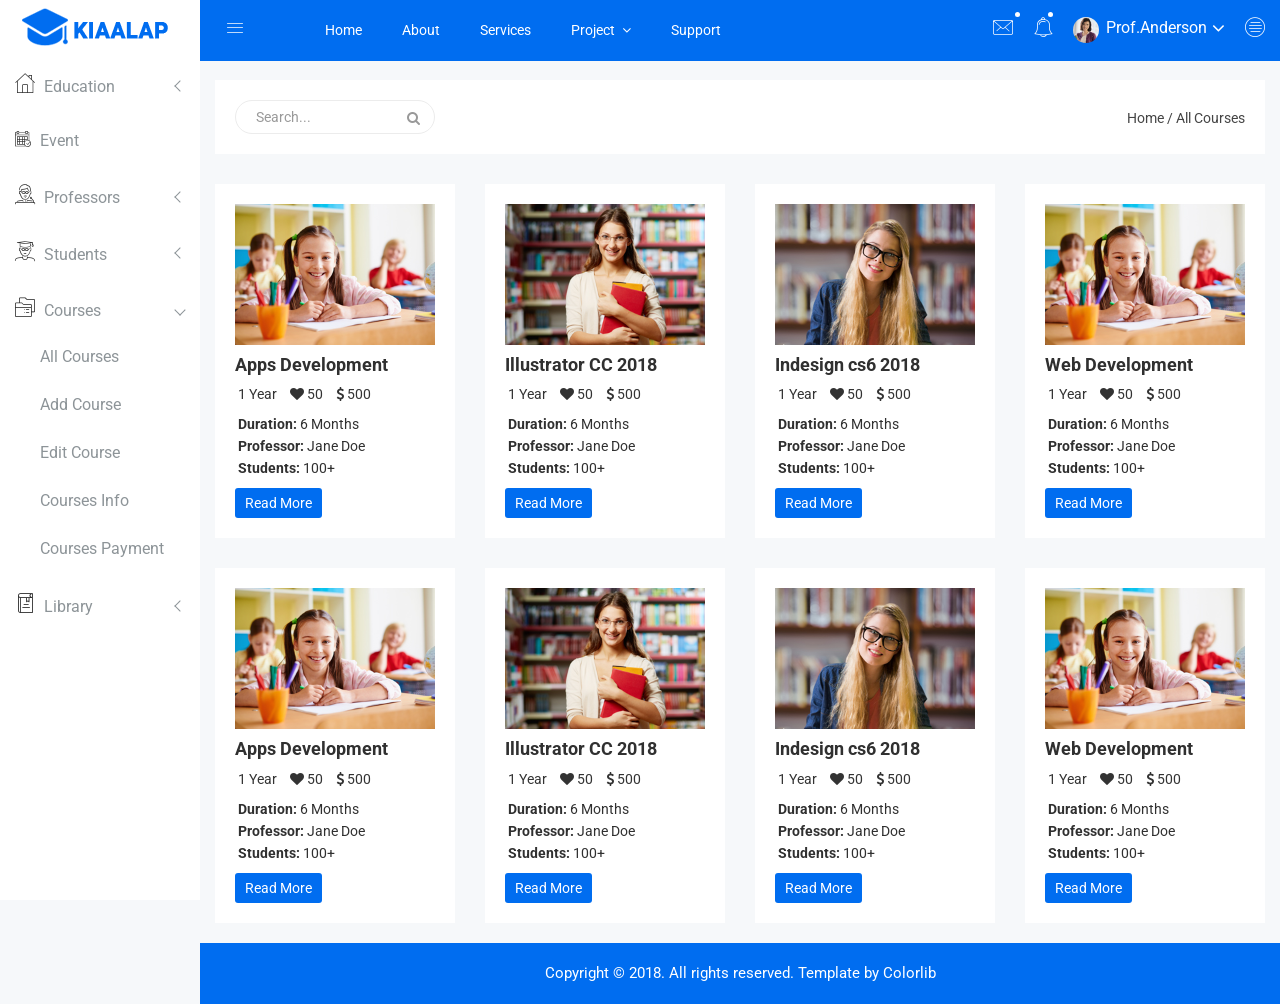
<file: site/painel/all-courses.html>
<!doctype html>
<html class="no-js" lang="en">

<head>
    <meta charset="utf-8">
    <meta http-equiv="x-ua-compatible" content="ie=edge">
    <title>All Courses | Kiaalap - Kiaalap Admin Template</title>
    <meta name="description" content="">
    <meta name="viewport" content="width=device-width, initial-scale=1">
    <!-- favicon
		============================================ -->
    <link rel="shortcut icon" type="image/x-icon" href="img/favicon.ico">
    <!-- Google Fonts
		============================================ -->
    <link href="https://fonts.googleapis.com/css?family=Roboto:100,300,400,700,900" rel="stylesheet">
    <!-- Bootstrap CSS
		============================================ -->
    <link rel="stylesheet" href="css/bootstrap.min.css">
    <!-- Bootstrap CSS
		============================================ -->
    <link rel="stylesheet" href="css/font-awesome.min.css">
    <!-- owl.carousel CSS
		============================================ -->
    <link rel="stylesheet" href="css/owl.carousel.css">
    <link rel="stylesheet" href="css/owl.theme.css">
    <link rel="stylesheet" href="css/owl.transitions.css">
    <!-- animate CSS
		============================================ -->
    <link rel="stylesheet" href="css/animate.css">
    <!-- normalize CSS
		============================================ -->
    <link rel="stylesheet" href="css/normalize.css">
    <!-- meanmenu icon CSS
		============================================ -->
    <link rel="stylesheet" href="css/meanmenu.min.css">
    <!-- main CSS
		============================================ -->
    <link rel="stylesheet" href="css/main.css">
    <!-- educate icon CSS
		============================================ -->
    <link rel="stylesheet" href="css/educate-custon-icon.css">
    <!-- morrisjs CSS
		============================================ -->
    <link rel="stylesheet" href="css/morrisjs/morris.css">
    <!-- mCustomScrollbar CSS
		============================================ -->
    <link rel="stylesheet" href="css/scrollbar/jquery.mCustomScrollbar.min.css">
    <!-- metisMenu CSS
		============================================ -->
    <link rel="stylesheet" href="css/metisMenu/metisMenu.min.css">
    <link rel="stylesheet" href="css/metisMenu/metisMenu-vertical.css">
    <!-- calendar CSS
		============================================ -->
    <link rel="stylesheet" href="css/calendar/fullcalendar.min.css">
    <link rel="stylesheet" href="css/calendar/fullcalendar.print.min.css">
    <!-- style CSS
		============================================ -->
    <link rel="stylesheet" href="style.css">
    <!-- responsive CSS
		============================================ -->
    <link rel="stylesheet" href="css/responsive.css">
    <!-- modernizr JS
		============================================ -->
    <script src="js/vendor/modernizr-2.8.3.min.js"></script>
</head>

<body>
    <!--[if lt IE 8]>
		<p class="browserupgrade">You are using an <strong>outdated</strong> browser. Please <a href="http://browsehappy.com/">upgrade your browser</a> to improve your experience.</p>
	<![endif]-->
    <!-- Start Left menu area -->
    <div class="left-sidebar-pro">
        <nav id="sidebar" class="">
            <div class="sidebar-header">
                <a href="index.html"><img class="main-logo" src="img/logo/logo.png" alt="" /></a>
                <strong><a href="index.html"><img src="img/logo/logosn.png" alt="" /></a></strong>
            </div>
            <div class="left-custom-menu-adp-wrap comment-scrollbar">
                <nav class="sidebar-nav left-sidebar-menu-pro">
                    <ul class="metismenu" id="menu1">
                        <li>
                            <a class="has-arrow" href="index.html">
								   <span class="educate-icon educate-home icon-wrap"></span>
								   <span class="mini-click-non">Education</span>
								</a>
                            <ul class="submenu-angle" aria-expanded="true">
                                <li><a title="Dashboard v.1" href="index.html"><span class="mini-sub-pro">Dashboard v.1</span></a></li>
                                <li><a title="Dashboard v.2" href="index-1.html"><span class="mini-sub-pro">Dashboard v.2</span></a></li>
                                <li><a title="Dashboard v.3" href="index-2.html"><span class="mini-sub-pro">Dashboard v.3</span></a></li>
                                <li><a title="Analytics" href="analytics.html"><span class="mini-sub-pro">Analytics</span></a></li>
                                <li><a title="Widgets" href="widgets.html"><span class="mini-sub-pro">Widgets</span></a></li>
                            </ul>
                        </li>
                        <li>
                            <a title="Landing Page" href="events.html" aria-expanded="false"><span class="educate-icon educate-event icon-wrap sub-icon-mg" aria-hidden="true"></span> <span class="mini-click-non">Event</span></a>
                        </li>
                        <li>
                            <a class="has-arrow" href="all-professors.html" aria-expanded="false"><span class="educate-icon educate-professor icon-wrap"></span> <span class="mini-click-non">Professors</span></a>
                            <ul class="submenu-angle" aria-expanded="false">
                                <li><a title="All Professors" href="all-professors.html"><span class="mini-sub-pro">All Professors</span></a></li>
                                <li><a title="Add Professor" href="add-professor.html"><span class="mini-sub-pro">Add Professor</span></a></li>
                                <li><a title="Edit Professor" href="edit-professor.html"><span class="mini-sub-pro">Edit Professor</span></a></li>
                                <li><a title="Professor Profile" href="professor-profile.html"><span class="mini-sub-pro">Professor Profile</span></a></li>
                            </ul>
                        </li>
                        <li>
                            <a class="has-arrow" href="all-students.html" aria-expanded="false"><span class="educate-icon educate-student icon-wrap"></span> <span class="mini-click-non">Students</span></a>
                            <ul class="submenu-angle" aria-expanded="false">
                                <li><a title="All Students" href="all-students.html"><span class="mini-sub-pro">All Students</span></a></li>
                                <li><a title="Add Students" href="add-student.html"><span class="mini-sub-pro">Add Student</span></a></li>
                                <li><a title="Edit Students" href="edit-student.html"><span class="mini-sub-pro">Edit Student</span></a></li>
                                <li><a title="Students Profile" href="student-profile.html"><span class="mini-sub-pro">Student Profile</span></a></li>
                            </ul>
                        </li>
                        <li class="active">
                            <a class="has-arrow" href="all-courses.html" aria-expanded="false"><span class="educate-icon educate-course icon-wrap"></span> <span class="mini-click-non">Courses</span></a>
                            <ul class="submenu-angle" aria-expanded="false">
                                <li><a title="All Courses" href="all-courses.html"><span class="mini-sub-pro">All Courses</span></a></li>
                                <li><a title="Add Courses" href="add-course.html"><span class="mini-sub-pro">Add Course</span></a></li>
                                <li><a title="Edit Courses" href="edit-course.html"><span class="mini-sub-pro">Edit Course</span></a></li>
                                <li><a title="Courses Profile" href="course-info.html"><span class="mini-sub-pro">Courses Info</span></a></li>
                                <li><a title="course Payment" href="course-payment.html"><span class="mini-sub-pro">Courses Payment</span></a></li>
                            </ul>
                        </li>
                        <li>
                            <a class="has-arrow" href="all-courses.html" aria-expanded="false"><span class="educate-icon educate-library icon-wrap"></span> <span class="mini-click-non">Library</span></a>
                            <ul class="submenu-angle" aria-expanded="false">
                                <li><a title="All Library" href="library-assets.html"><span class="mini-sub-pro">Library Assets</span></a></li>
                                <li><a title="Add Library" href="add-library-assets.html"><span class="mini-sub-pro">Add Library Asset</span></a></li>
                                <li><a title="Edit Library" href="edit-library-assets.html"><span class="mini-sub-pro">Edit Library Asset</span></a></li>
                            </ul>
                        </li>
                        <li>
                            <a class="has-arrow" href="all-courses.html" aria-expanded="false"><span class="educate-icon educate-department icon-wrap"></span> <span class="mini-click-non">Departments</span></a>
                            <ul class="submenu-angle" aria-expanded="false">
                                <li><a title="Departments List" href="departments.html"><span class="mini-sub-pro">Departments List</span></a></li>
                                <li><a title="Add Departments" href="add-department.html"><span class="mini-sub-pro">Add Departments</span></a></li>
                                <li><a title="Edit Departments" href="edit-department.html"><span class="mini-sub-pro">Edit Departments</span></a></li>
                            </ul>
                        </li>
                        <li>
                            <a class="has-arrow" href="mailbox.html" aria-expanded="false"><span class="educate-icon educate-message icon-wrap"></span> <span class="mini-click-non">Mailbox</span></a>
                            <ul class="submenu-angle" aria-expanded="false">
                                <li><a title="Inbox" href="mailbox.html"><span class="mini-sub-pro">Inbox</span></a></li>
                                <li><a title="View Mail" href="mailbox-view.html"><span class="mini-sub-pro">View Mail</span></a></li>
                                <li><a title="Compose Mail" href="mailbox-compose.html"><span class="mini-sub-pro">Compose Mail</span></a></li>
                            </ul>
                        </li>
                        <li>
                            <a class="has-arrow" href="mailbox.html" aria-expanded="false"><span class="educate-icon educate-interface icon-wrap"></span> <span class="mini-click-non">Interface</span></a>
                            <ul class="submenu-angle interface-mini-nb-dp" aria-expanded="false">
                                <li><a title="Google Map" href="google-map.html"><span class="mini-sub-pro">Google Map</span></a></li>
                                <li><a title="Data Maps" href="data-maps.html"><span class="mini-sub-pro">Data Maps</span></a></li>
                                <li><a title="Pdf Viewer" href="pdf-viewer.html"><span class="mini-sub-pro">Pdf Viewer</span></a></li>
                                <li><a title="X-Editable" href="x-editable.html"><span class="mini-sub-pro">X-Editable</span></a></li>
                                <li><a title="Code Editor" href="code-editor.html"><span class="mini-sub-pro">Code Editor</span></a></li>
                                <li><a title="Tree View" href="tree-view.html"><span class="mini-sub-pro">Tree View</span></a></li>
                                <li><a title="Preloader" href="preloader.html"><span class="mini-sub-pro">Preloader</span></a></li>
                                <li><a title="Images Cropper" href="images-cropper.html"><span class="mini-sub-pro">Images Cropper</span></a></li>
                            </ul>
                        </li>
                        <li>
                            <a class="has-arrow" href="mailbox.html" aria-expanded="false"><span class="educate-icon educate-charts icon-wrap"></span> <span class="mini-click-non">Charts</span></a>
                            <ul class="submenu-angle chart-mini-nb-dp" aria-expanded="false">
                                <li><a title="Bar Charts" href="bar-charts.html"><span class="mini-sub-pro">Bar Charts</span></a></li>
                                <li><a title="Line Charts" href="line-charts.html"><span class="mini-sub-pro">Line Charts</span></a></li>
                                <li><a title="Area Charts" href="area-charts.html"><span class="mini-sub-pro">Area Charts</span></a></li>
                                <li><a title="Rounded Charts" href="rounded-chart.html"><span class="mini-sub-pro">Rounded Charts</span></a></li>
                                <li><a title="C3 Charts" href="c3.html"><span class="mini-sub-pro">C3 Charts</span></a></li>
                                <li><a title="Sparkline Charts" href="sparkline.html"><span class="mini-sub-pro">Sparkline Charts</span></a></li>
                                <li><a title="Peity Charts" href="peity.html"><span class="mini-sub-pro">Peity Charts</span></a></li>
                            </ul>
                        </li>
                        <li>
                            <a class="has-arrow" href="mailbox.html" aria-expanded="false"><span class="educate-icon educate-data-table icon-wrap"></span> <span class="mini-click-non">Data Tables</span></a>
                            <ul class="submenu-angle" aria-expanded="false">
                                <li><a title="Peity Charts" href="static-table.html"><span class="mini-sub-pro">Static Table</span></a></li>
                                <li><a title="Data Table" href="data-table.html"><span class="mini-sub-pro">Data Table</span></a></li>
                            </ul>
                        </li>
                        <li>
                            <a class="has-arrow" href="mailbox.html" aria-expanded="false"><span class="educate-icon educate-form icon-wrap"></span> <span class="mini-click-non">Forms Elements</span></a>
                            <ul class="submenu-angle form-mini-nb-dp" aria-expanded="false">
                                <li><a title="Basic Form Elements" href="basic-form-element.html"><span class="mini-sub-pro">Bc Form Elements</span></a></li>
                                <li><a title="Advance Form Elements" href="advance-form-element.html"><span class="mini-sub-pro">Ad Form Elements</span></a></li>
                                <li><a title="Password Meter" href="password-meter.html"><span class="mini-sub-pro">Password Meter</span></a></li>
                                <li><a title="Multi Upload" href="multi-upload.html"><span class="mini-sub-pro">Multi Upload</span></a></li>
                                <li><a title="Text Editor" href="tinymc.html"><span class="mini-sub-pro">Text Editor</span></a></li>
                                <li><a title="Dual List Box" href="dual-list-box.html"><span class="mini-sub-pro">Dual List Box</span></a></li>
                            </ul>
                        </li>
                        <li>
                            <a class="has-arrow" href="mailbox.html" aria-expanded="false"><span class="educate-icon educate-apps icon-wrap"></span> <span class="mini-click-non">App views</span></a>
                            <ul class="submenu-angle app-mini-nb-dp" aria-expanded="false">
                                <li><a title="Notifications" href="notifications.html"><span class="mini-sub-pro">Notifications</span></a></li>
                                <li><a title="Alerts" href="alerts.html"><span class="mini-sub-pro">Alerts</span></a></li>
                                <li><a title="Modals" href="modals.html"><span class="mini-sub-pro">Modals</span></a></li>
                                <li><a title="Buttons" href="buttons.html"><span class="mini-sub-pro">Buttons</span></a></li>
                                <li><a title="Tabs" href="tabs.html"><span class="mini-sub-pro">Tabs</span></a></li>
                                <li><a title="Accordion" href="accordion.html"><span class="mini-sub-pro">Accordion</span></a></li>
                            </ul>
                        </li>
                        <li id="removable">
                            <a class="has-arrow" href="#" aria-expanded="false"><span class="educate-icon educate-pages icon-wrap"></span> <span class="mini-click-non">Pages</span></a>
                            <ul class="submenu-angle page-mini-nb-dp" aria-expanded="false">
                                <li><a title="Login" href="login.html"><span class="mini-sub-pro">Login</span></a></li>
                                <li><a title="Register" href="register.html"><span class="mini-sub-pro">Register</span></a></li>
                                <li><a title="Lock" href="lock.html"><span class="mini-sub-pro">Lock</span></a></li>
                                <li><a title="Password Recovery" href="password-recovery.html"><span class="mini-sub-pro">Password Recovery</span></a></li>
                                <li><a title="404 Page" href="404.html"><span class="mini-sub-pro">404 Page</span></a></li>
                                <li><a title="500 Page" href="500.html"><span class="mini-sub-pro">500 Page</span></a></li>
                            </ul>
                        </li>
                    </ul>
                </nav>
            </div>
        </nav>
    </div>
    <!-- End Left menu area -->
    <!-- Start Welcome area -->
    <div class="all-content-wrapper">
        <div class="container-fluid">
            <div class="row">
                <div class="col-lg-12 col-md-12 col-sm-12 col-xs-12">
                    <div class="logo-pro">
                        <a href="index.html"><img class="main-logo" src="img/logo/logo.png" alt="" /></a>
                    </div>
                </div>
            </div>
        </div>
        <div class="header-advance-area">
            <div class="header-top-area">
                <div class="container-fluid">
                    <div class="row">
                        <div class="col-lg-12 col-md-12 col-sm-12 col-xs-12">
                            <div class="header-top-wraper">
                                <div class="row">
                                    <div class="col-lg-1 col-md-0 col-sm-1 col-xs-12">
                                        <div class="menu-switcher-pro">
                                            <button type="button" id="sidebarCollapse" class="btn bar-button-pro header-drl-controller-btn btn-info navbar-btn">
													<i class="educate-icon educate-nav"></i>
												</button>
                                        </div>
                                    </div>
                                    <div class="col-lg-6 col-md-7 col-sm-6 col-xs-12">
                                        <div class="header-top-menu tabl-d-n">
                                            <ul class="nav navbar-nav mai-top-nav">
                                                <li class="nav-item"><a href="#" class="nav-link">Home</a>
                                                </li>
                                                <li class="nav-item"><a href="#" class="nav-link">About</a>
                                                </li>
                                                <li class="nav-item"><a href="#" class="nav-link">Services</a>
                                                </li>
                                                <li class="nav-item dropdown res-dis-nn">
                                                    <a href="#" data-toggle="dropdown" role="button" aria-expanded="false" class="nav-link dropdown-toggle">Project <span class="angle-down-topmenu"><i class="fa fa-angle-down"></i></span></a>
                                                    <div role="menu" class="dropdown-menu animated zoomIn">
                                                        <a href="#" class="dropdown-item">Documentation</a>
                                                        <a href="#" class="dropdown-item">Expert Backend</a>
                                                        <a href="#" class="dropdown-item">Expert FrontEnd</a>
                                                        <a href="#" class="dropdown-item">Contact Support</a>
                                                    </div>
                                                </li>
                                                <li class="nav-item"><a href="#" class="nav-link">Support</a>
                                                </li>
                                            </ul>
                                        </div>
                                    </div>
                                    <div class="col-lg-5 col-md-5 col-sm-12 col-xs-12">
                                        <div class="header-right-info">
                                            <ul class="nav navbar-nav mai-top-nav header-right-menu">
                                                <li class="nav-item dropdown">
                                                    <a href="#" data-toggle="dropdown" role="button" aria-expanded="false" class="nav-link dropdown-toggle"><i class="educate-icon educate-message edu-chat-pro" aria-hidden="true"></i><span class="indicator-ms"></span></a>
                                                    <div role="menu" class="author-message-top dropdown-menu animated zoomIn">
                                                        <div class="message-single-top">
                                                            <h1>Message</h1>
                                                        </div>
                                                        <ul class="message-menu">
                                                            <li>
                                                                <a href="#">
                                                                    <div class="message-img">
                                                                        <img src="img/contact/1.jpg" alt="">
                                                                    </div>
                                                                    <div class="message-content">
                                                                        <span class="message-date">16 Sept</span>
                                                                        <h2>Advanda Cro</h2>
                                                                        <p>Please done this project as soon possible.</p>
                                                                    </div>
                                                                </a>
                                                            </li>
                                                            <li>
                                                                <a href="#">
                                                                    <div class="message-img">
                                                                        <img src="img/contact/4.jpg" alt="">
                                                                    </div>
                                                                    <div class="message-content">
                                                                        <span class="message-date">16 Sept</span>
                                                                        <h2>Sulaiman din</h2>
                                                                        <p>Please done this project as soon possible.</p>
                                                                    </div>
                                                                </a>
                                                            </li>
                                                            <li>
                                                                <a href="#">
                                                                    <div class="message-img">
                                                                        <img src="img/contact/3.jpg" alt="">
                                                                    </div>
                                                                    <div class="message-content">
                                                                        <span class="message-date">16 Sept</span>
                                                                        <h2>Victor Jara</h2>
                                                                        <p>Please done this project as soon possible.</p>
                                                                    </div>
                                                                </a>
                                                            </li>
                                                            <li>
                                                                <a href="#">
                                                                    <div class="message-img">
                                                                        <img src="img/contact/2.jpg" alt="">
                                                                    </div>
                                                                    <div class="message-content">
                                                                        <span class="message-date">16 Sept</span>
                                                                        <h2>Victor Jara</h2>
                                                                        <p>Please done this project as soon possible.</p>
                                                                    </div>
                                                                </a>
                                                            </li>
                                                        </ul>
                                                        <div class="message-view">
                                                            <a href="#">View All Messages</a>
                                                        </div>
                                                    </div>
                                                </li>
                                                <li class="nav-item"><a href="#" data-toggle="dropdown" role="button" aria-expanded="false" class="nav-link dropdown-toggle"><i class="educate-icon educate-bell" aria-hidden="true"></i><span class="indicator-nt"></span></a>
                                                    <div role="menu" class="notification-author dropdown-menu animated zoomIn">
                                                        <div class="notification-single-top">
                                                            <h1>Notifications</h1>
                                                        </div>
                                                        <ul class="notification-menu">
                                                            <li>
                                                                <a href="#">
                                                                    <div class="notification-icon">
                                                                        <i class="educate-icon educate-checked edu-checked-pro admin-check-pro" aria-hidden="true"></i>
                                                                    </div>
                                                                    <div class="notification-content">
                                                                        <span class="notification-date">16 Sept</span>
                                                                        <h2>Advanda Cro</h2>
                                                                        <p>Please done this project as soon possible.</p>
                                                                    </div>
                                                                </a>
                                                            </li>
                                                            <li>
                                                                <a href="#">
                                                                    <div class="notification-icon">
                                                                        <i class="fa fa-cloud edu-cloud-computing-down" aria-hidden="true"></i>
                                                                    </div>
                                                                    <div class="notification-content">
                                                                        <span class="notification-date">16 Sept</span>
                                                                        <h2>Sulaiman din</h2>
                                                                        <p>Please done this project as soon possible.</p>
                                                                    </div>
                                                                </a>
                                                            </li>
                                                            <li>
                                                                <a href="#">
                                                                    <div class="notification-icon">
                                                                        <i class="fa fa-eraser edu-shield" aria-hidden="true"></i>
                                                                    </div>
                                                                    <div class="notification-content">
                                                                        <span class="notification-date">16 Sept</span>
                                                                        <h2>Victor Jara</h2>
                                                                        <p>Please done this project as soon possible.</p>
                                                                    </div>
                                                                </a>
                                                            </li>
                                                            <li>
                                                                <a href="#">
                                                                    <div class="notification-icon">
                                                                        <i class="fa fa-line-chart edu-analytics-arrow" aria-hidden="true"></i>
                                                                    </div>
                                                                    <div class="notification-content">
                                                                        <span class="notification-date">16 Sept</span>
                                                                        <h2>Victor Jara</h2>
                                                                        <p>Please done this project as soon possible.</p>
                                                                    </div>
                                                                </a>
                                                            </li>
                                                        </ul>
                                                        <div class="notification-view">
                                                            <a href="#">View All Notification</a>
                                                        </div>
                                                    </div>
                                                </li>
                                                <li class="nav-item">
                                                    <a href="#" data-toggle="dropdown" role="button" aria-expanded="false" class="nav-link dropdown-toggle">
															<img src="img/product/pro4.jpg" alt="" />
															<span class="admin-name">Prof.Anderson</span>
															<i class="fa fa-angle-down edu-icon edu-down-arrow"></i>
														</a>
                                                    <ul role="menu" class="dropdown-header-top author-log dropdown-menu animated zoomIn">
                                                        <li><a href="#"><span class="edu-icon edu-home-admin author-log-ic"></span>My Account</a>
                                                        </li>
                                                        <li><a href="#"><span class="edu-icon edu-user-rounded author-log-ic"></span>My Profile</a>
                                                        </li>
                                                        <li><a href="#"><span class="edu-icon edu-money author-log-ic"></span>User Billing</a>
                                                        </li>
                                                        <li><a href="#"><span class="edu-icon edu-settings author-log-ic"></span>Settings</a>
                                                        </li>
                                                        <li><a href="#"><span class="edu-icon edu-locked author-log-ic"></span>Log Out</a>
                                                        </li>
                                                    </ul>
                                                </li>
                                                <li class="nav-item nav-setting-open"><a href="#" data-toggle="dropdown" role="button" aria-expanded="false" class="nav-link dropdown-toggle"><i class="educate-icon educate-menu"></i></a>

                                                    <div role="menu" class="admintab-wrap menu-setting-wrap menu-setting-wrap-bg dropdown-menu animated zoomIn">
                                                        <ul class="nav nav-tabs custon-set-tab">
                                                            <li class="active"><a data-toggle="tab" href="#Notes">Notes</a>
                                                            </li>
                                                            <li><a data-toggle="tab" href="#Projects">Projects</a>
                                                            </li>
                                                            <li><a data-toggle="tab" href="#Settings">Settings</a>
                                                            </li>
                                                        </ul>

                                                        <div class="tab-content custom-bdr-nt">
                                                            <div id="Notes" class="tab-pane fade in active">
                                                                <div class="notes-area-wrap">
                                                                    <div class="note-heading-indicate">
                                                                        <h2><i class="fa fa-comments-o"></i> Latest Notes</h2>
                                                                        <p>You have 10 new message.</p>
                                                                    </div>
                                                                    <div class="notes-list-area notes-menu-scrollbar">
                                                                        <ul class="notes-menu-list">
                                                                            <li>
                                                                                <a href="#">
                                                                                    <div class="notes-list-flow">
                                                                                        <div class="notes-img">
                                                                                            <img src="img/contact/4.jpg" alt="" />
                                                                                        </div>
                                                                                        <div class="notes-content">
                                                                                            <p> The point of using Lorem Ipsum is that it has a more-or-less normal.</p>
                                                                                            <span>Yesterday 2:45 pm</span>
                                                                                        </div>
                                                                                    </div>
                                                                                </a>
                                                                            </li>
                                                                            <li>
                                                                                <a href="#">
                                                                                    <div class="notes-list-flow">
                                                                                        <div class="notes-img">
                                                                                            <img src="img/contact/1.jpg" alt="" />
                                                                                        </div>
                                                                                        <div class="notes-content">
                                                                                            <p> The point of using Lorem Ipsum is that it has a more-or-less normal.</p>
                                                                                            <span>Yesterday 2:45 pm</span>
                                                                                        </div>
                                                                                    </div>
                                                                                </a>
                                                                            </li>
                                                                            <li>
                                                                                <a href="#">
                                                                                    <div class="notes-list-flow">
                                                                                        <div class="notes-img">
                                                                                            <img src="img/contact/2.jpg" alt="" />
                                                                                        </div>
                                                                                        <div class="notes-content">
                                                                                            <p> The point of using Lorem Ipsum is that it has a more-or-less normal.</p>
                                                                                            <span>Yesterday 2:45 pm</span>
                                                                                        </div>
                                                                                    </div>
                                                                                </a>
                                                                            </li>
                                                                            <li>
                                                                                <a href="#">
                                                                                    <div class="notes-list-flow">
                                                                                        <div class="notes-img">
                                                                                            <img src="img/contact/3.jpg" alt="" />
                                                                                        </div>
                                                                                        <div class="notes-content">
                                                                                            <p> The point of using Lorem Ipsum is that it has a more-or-less normal.</p>
                                                                                            <span>Yesterday 2:45 pm</span>
                                                                                        </div>
                                                                                    </div>
                                                                                </a>
                                                                            </li>
                                                                            <li>
                                                                                <a href="#">
                                                                                    <div class="notes-list-flow">
                                                                                        <div class="notes-img">
                                                                                            <img src="img/contact/4.jpg" alt="" />
                                                                                        </div>
                                                                                        <div class="notes-content">
                                                                                            <p> The point of using Lorem Ipsum is that it has a more-or-less normal.</p>
                                                                                            <span>Yesterday 2:45 pm</span>
                                                                                        </div>
                                                                                    </div>
                                                                                </a>
                                                                            </li>
                                                                            <li>
                                                                                <a href="#">
                                                                                    <div class="notes-list-flow">
                                                                                        <div class="notes-img">
                                                                                            <img src="img/contact/1.jpg" alt="" />
                                                                                        </div>
                                                                                        <div class="notes-content">
                                                                                            <p> The point of using Lorem Ipsum is that it has a more-or-less normal.</p>
                                                                                            <span>Yesterday 2:45 pm</span>
                                                                                        </div>
                                                                                    </div>
                                                                                </a>
                                                                            </li>
                                                                            <li>
                                                                                <a href="#">
                                                                                    <div class="notes-list-flow">
                                                                                        <div class="notes-img">
                                                                                            <img src="img/contact/2.jpg" alt="" />
                                                                                        </div>
                                                                                        <div class="notes-content">
                                                                                            <p> The point of using Lorem Ipsum is that it has a more-or-less normal.</p>
                                                                                            <span>Yesterday 2:45 pm</span>
                                                                                        </div>
                                                                                    </div>
                                                                                </a>
                                                                            </li>
                                                                            <li>
                                                                                <a href="#">
                                                                                    <div class="notes-list-flow">
                                                                                        <div class="notes-img">
                                                                                            <img src="img/contact/1.jpg" alt="" />
                                                                                        </div>
                                                                                        <div class="notes-content">
                                                                                            <p> The point of using Lorem Ipsum is that it has a more-or-less normal.</p>
                                                                                            <span>Yesterday 2:45 pm</span>
                                                                                        </div>
                                                                                    </div>
                                                                                </a>
                                                                            </li>
                                                                            <li>
                                                                                <a href="#">
                                                                                    <div class="notes-list-flow">
                                                                                        <div class="notes-img">
                                                                                            <img src="img/contact/2.jpg" alt="" />
                                                                                        </div>
                                                                                        <div class="notes-content">
                                                                                            <p> The point of using Lorem Ipsum is that it has a more-or-less normal.</p>
                                                                                            <span>Yesterday 2:45 pm</span>
                                                                                        </div>
                                                                                    </div>
                                                                                </a>
                                                                            </li>
                                                                            <li>
                                                                                <a href="#">
                                                                                    <div class="notes-list-flow">
                                                                                        <div class="notes-img">
                                                                                            <img src="img/contact/3.jpg" alt="" />
                                                                                        </div>
                                                                                        <div class="notes-content">
                                                                                            <p> The point of using Lorem Ipsum is that it has a more-or-less normal.</p>
                                                                                            <span>Yesterday 2:45 pm</span>
                                                                                        </div>
                                                                                    </div>
                                                                                </a>
                                                                            </li>
                                                                        </ul>
                                                                    </div>
                                                                </div>
                                                            </div>
                                                            <div id="Projects" class="tab-pane fade">
                                                                <div class="projects-settings-wrap">
                                                                    <div class="note-heading-indicate">
                                                                        <h2><i class="fa fa-cube"></i> Latest projects</h2>
                                                                        <p> You have 20 projects. 5 not completed.</p>
                                                                    </div>
                                                                    <div class="project-st-list-area project-st-menu-scrollbar">
                                                                        <ul class="projects-st-menu-list">
                                                                            <li>
                                                                                <a href="#">
                                                                                    <div class="project-list-flow">
                                                                                        <div class="projects-st-heading">
                                                                                            <h2>Web Development</h2>
                                                                                            <p> The point of using Lorem Ipsum is that it has a more or less normal.</p>
                                                                                            <span class="project-st-time">1 hours ago</span>
                                                                                        </div>
                                                                                        <div class="projects-st-content">
                                                                                            <p>Completion with: 28%</p>
                                                                                            <div class="progress progress-mini">
                                                                                                <div style="width: 28%;" class="progress-bar progress-bar-danger hd-tp-1"></div>
                                                                                            </div>
                                                                                            <p>Project end: 4:00 pm - 12.06.2014</p>
                                                                                        </div>
                                                                                    </div>
                                                                                </a>
                                                                            </li>
                                                                            <li>
                                                                                <a href="#">
                                                                                    <div class="project-list-flow">
                                                                                        <div class="projects-st-heading">
                                                                                            <h2>Software Development</h2>
                                                                                            <p> The point of using Lorem Ipsum is that it has a more or less normal.</p>
                                                                                            <span class="project-st-time">2 hours ago</span>
                                                                                        </div>
                                                                                        <div class="projects-st-content project-rating-cl">
                                                                                            <p>Completion with: 68%</p>
                                                                                            <div class="progress progress-mini">
                                                                                                <div style="width: 68%;" class="progress-bar hd-tp-2"></div>
                                                                                            </div>
                                                                                            <p>Project end: 4:00 pm - 12.06.2014</p>
                                                                                        </div>
                                                                                    </div>
                                                                                </a>
                                                                            </li>
                                                                            <li>
                                                                                <a href="#">
                                                                                    <div class="project-list-flow">
                                                                                        <div class="projects-st-heading">
                                                                                            <h2>Graphic Design</h2>
                                                                                            <p> The point of using Lorem Ipsum is that it has a more or less normal.</p>
                                                                                            <span class="project-st-time">3 hours ago</span>
                                                                                        </div>
                                                                                        <div class="projects-st-content">
                                                                                            <p>Completion with: 78%</p>
                                                                                            <div class="progress progress-mini">
                                                                                                <div style="width: 78%;" class="progress-bar hd-tp-3"></div>
                                                                                            </div>
                                                                                            <p>Project end: 4:00 pm - 12.06.2014</p>
                                                                                        </div>
                                                                                    </div>
                                                                                </a>
                                                                            </li>
                                                                            <li>
                                                                                <a href="#">
                                                                                    <div class="project-list-flow">
                                                                                        <div class="projects-st-heading">
                                                                                            <h2>Web Design</h2>
                                                                                            <p> The point of using Lorem Ipsum is that it has a more or less normal.</p>
                                                                                            <span class="project-st-time">4 hours ago</span>
                                                                                        </div>
                                                                                        <div class="projects-st-content project-rating-cl2">
                                                                                            <p>Completion with: 38%</p>
                                                                                            <div class="progress progress-mini">
                                                                                                <div style="width: 38%;" class="progress-bar progress-bar-danger hd-tp-4"></div>
                                                                                            </div>
                                                                                            <p>Project end: 4:00 pm - 12.06.2014</p>
                                                                                        </div>
                                                                                    </div>
                                                                                </a>
                                                                            </li>
                                                                            <li>
                                                                                <a href="#">
                                                                                    <div class="project-list-flow">
                                                                                        <div class="projects-st-heading">
                                                                                            <h2>Business Card</h2>
                                                                                            <p> The point of using Lorem Ipsum is that it has a more or less normal.</p>
                                                                                            <span class="project-st-time">5 hours ago</span>
                                                                                        </div>
                                                                                        <div class="projects-st-content">
                                                                                            <p>Completion with: 28%</p>
                                                                                            <div class="progress progress-mini">
                                                                                                <div style="width: 28%;" class="progress-bar progress-bar-danger hd-tp-5"></div>
                                                                                            </div>
                                                                                            <p>Project end: 4:00 pm - 12.06.2014</p>
                                                                                        </div>
                                                                                    </div>
                                                                                </a>
                                                                            </li>
                                                                            <li>
                                                                                <a href="#">
                                                                                    <div class="project-list-flow">
                                                                                        <div class="projects-st-heading">
                                                                                            <h2>Ecommerce Business</h2>
                                                                                            <p> The point of using Lorem Ipsum is that it has a more or less normal.</p>
                                                                                            <span class="project-st-time">6 hours ago</span>
                                                                                        </div>
                                                                                        <div class="projects-st-content project-rating-cl">
                                                                                            <p>Completion with: 68%</p>
                                                                                            <div class="progress progress-mini">
                                                                                                <div style="width: 68%;" class="progress-bar hd-tp-6"></div>
                                                                                            </div>
                                                                                            <p>Project end: 4:00 pm - 12.06.2014</p>
                                                                                        </div>
                                                                                    </div>
                                                                                </a>
                                                                            </li>
                                                                            <li>
                                                                                <a href="#">
                                                                                    <div class="project-list-flow">
                                                                                        <div class="projects-st-heading">
                                                                                            <h2>Woocommerce Plugin</h2>
                                                                                            <p> The point of using Lorem Ipsum is that it has a more or less normal.</p>
                                                                                            <span class="project-st-time">7 hours ago</span>
                                                                                        </div>
                                                                                        <div class="projects-st-content">
                                                                                            <p>Completion with: 78%</p>
                                                                                            <div class="progress progress-mini">
                                                                                                <div style="width: 78%;" class="progress-bar"></div>
                                                                                            </div>
                                                                                            <p>Project end: 4:00 pm - 12.06.2014</p>
                                                                                        </div>
                                                                                    </div>
                                                                                </a>
                                                                            </li>
                                                                            <li>
                                                                                <a href="#">
                                                                                    <div class="project-list-flow">
                                                                                        <div class="projects-st-heading">
                                                                                            <h2>Wordpress Theme</h2>
                                                                                            <p> The point of using Lorem Ipsum is that it has a more or less normal.</p>
                                                                                            <span class="project-st-time">9 hours ago</span>
                                                                                        </div>
                                                                                        <div class="projects-st-content project-rating-cl2">
                                                                                            <p>Completion with: 38%</p>
                                                                                            <div class="progress progress-mini">
                                                                                                <div style="width: 38%;" class="progress-bar progress-bar-danger"></div>
                                                                                            </div>
                                                                                            <p>Project end: 4:00 pm - 12.06.2014</p>
                                                                                        </div>
                                                                                    </div>
                                                                                </a>
                                                                            </li>
                                                                        </ul>
                                                                    </div>
                                                                </div>
                                                            </div>
                                                            <div id="Settings" class="tab-pane fade">
                                                                <div class="setting-panel-area">
                                                                    <div class="note-heading-indicate">
                                                                        <h2><i class="fa fa-gears"></i> Settings Panel</h2>
                                                                        <p> You have 20 Settings. 5 not completed.</p>
                                                                    </div>
                                                                    <ul class="setting-panel-list">
                                                                        <li>
                                                                            <div class="checkbox-setting-pro">
                                                                                <div class="checkbox-title-pro">
                                                                                    <h2>Show notifications</h2>
                                                                                    <div class="ts-custom-check">
                                                                                        <div class="onoffswitch">
                                                                                            <input type="checkbox" name="collapsemenu" class="onoffswitch-checkbox" id="example">
                                                                                            <label class="onoffswitch-label" for="example">
																									<span class="onoffswitch-inner"></span>
																									<span class="onoffswitch-switch"></span>
																								</label>
                                                                                        </div>
                                                                                    </div>
                                                                                </div>
                                                                            </div>
                                                                        </li>
                                                                        <li>
                                                                            <div class="checkbox-setting-pro">
                                                                                <div class="checkbox-title-pro">
                                                                                    <h2>Disable Chat</h2>
                                                                                    <div class="ts-custom-check">
                                                                                        <div class="onoffswitch">
                                                                                            <input type="checkbox" name="collapsemenu" class="onoffswitch-checkbox" id="example3">
                                                                                            <label class="onoffswitch-label" for="example3">
																									<span class="onoffswitch-inner"></span>
																									<span class="onoffswitch-switch"></span>
																								</label>
                                                                                        </div>
                                                                                    </div>
                                                                                </div>
                                                                            </div>
                                                                        </li>
                                                                        <li>
                                                                            <div class="checkbox-setting-pro">
                                                                                <div class="checkbox-title-pro">
                                                                                    <h2>Enable history</h2>
                                                                                    <div class="ts-custom-check">
                                                                                        <div class="onoffswitch">
                                                                                            <input type="checkbox" name="collapsemenu" class="onoffswitch-checkbox" id="example4">
                                                                                            <label class="onoffswitch-label" for="example4">
																									<span class="onoffswitch-inner"></span>
																									<span class="onoffswitch-switch"></span>
																								</label>
                                                                                        </div>
                                                                                    </div>
                                                                                </div>
                                                                            </div>
                                                                        </li>
                                                                        <li>
                                                                            <div class="checkbox-setting-pro">
                                                                                <div class="checkbox-title-pro">
                                                                                    <h2>Show charts</h2>
                                                                                    <div class="ts-custom-check">
                                                                                        <div class="onoffswitch">
                                                                                            <input type="checkbox" name="collapsemenu" class="onoffswitch-checkbox" id="example7">
                                                                                            <label class="onoffswitch-label" for="example7">
																									<span class="onoffswitch-inner"></span>
																									<span class="onoffswitch-switch"></span>
																								</label>
                                                                                        </div>
                                                                                    </div>
                                                                                </div>
                                                                            </div>
                                                                        </li>
                                                                        <li>
                                                                            <div class="checkbox-setting-pro">
                                                                                <div class="checkbox-title-pro">
                                                                                    <h2>Update everyday</h2>
                                                                                    <div class="ts-custom-check">
                                                                                        <div class="onoffswitch">
                                                                                            <input type="checkbox" name="collapsemenu" checked="" class="onoffswitch-checkbox" id="example2">
                                                                                            <label class="onoffswitch-label" for="example2">
																									<span class="onoffswitch-inner"></span>
																									<span class="onoffswitch-switch"></span>
																								</label>
                                                                                        </div>
                                                                                    </div>
                                                                                </div>
                                                                            </div>
                                                                        </li>
                                                                        <li>
                                                                            <div class="checkbox-setting-pro">
                                                                                <div class="checkbox-title-pro">
                                                                                    <h2>Global search</h2>
                                                                                    <div class="ts-custom-check">
                                                                                        <div class="onoffswitch">
                                                                                            <input type="checkbox" name="collapsemenu" checked="" class="onoffswitch-checkbox" id="example6">
                                                                                            <label class="onoffswitch-label" for="example6">
																									<span class="onoffswitch-inner"></span>
																									<span class="onoffswitch-switch"></span>
																								</label>
                                                                                        </div>
                                                                                    </div>
                                                                                </div>
                                                                            </div>
                                                                        </li>
                                                                        <li>
                                                                            <div class="checkbox-setting-pro">
                                                                                <div class="checkbox-title-pro">
                                                                                    <h2>Offline users</h2>
                                                                                    <div class="ts-custom-check">
                                                                                        <div class="onoffswitch">
                                                                                            <input type="checkbox" name="collapsemenu" checked="" class="onoffswitch-checkbox" id="example5">
                                                                                            <label class="onoffswitch-label" for="example5">
																									<span class="onoffswitch-inner"></span>
																									<span class="onoffswitch-switch"></span>
																								</label>
                                                                                        </div>
                                                                                    </div>
                                                                                </div>
                                                                            </div>
                                                                        </li>
                                                                    </ul>

                                                                </div>
                                                            </div>
                                                        </div>
                                                    </div>
                                                </li>
                                            </ul>
                                        </div>
                                    </div>
                                </div>
                            </div>
                        </div>
                    </div>
                </div>
            </div>
            <!-- Mobile Menu start -->
            <div class="mobile-menu-area">
                <div class="container">
                    <div class="row">
                        <div class="col-lg-12 col-md-12 col-sm-12 col-xs-12">
                            <div class="mobile-menu">
                                <nav id="dropdown">
                                    <ul class="mobile-menu-nav">
                                        <li><a data-toggle="collapse" data-target="#Charts" href="#">Home <span class="admin-project-icon edu-icon edu-down-arrow"></span></a>
                                            <ul class="collapse dropdown-header-top">
                                                <li><a href="index.html">Dashboard v.1</a></li>
                                                <li><a href="index-1.html">Dashboard v.2</a></li>
                                                <li><a href="index-3.html">Dashboard v.3</a></li>
                                                <li><a href="analytics.html">Analytics</a></li>
                                                <li><a href="widgets.html">Widgets</a></li>
                                            </ul>
                                        </li>
                                        <li><a href="events.html">Event</a></li>
                                        <li><a data-toggle="collapse" data-target="#demoevent" href="#">Professors <span class="admin-project-icon edu-icon edu-down-arrow"></span></a>
                                            <ul id="demoevent" class="collapse dropdown-header-top">
                                                <li><a href="all-professors.html">All Professors</a>
                                                </li>
                                                <li><a href="add-professor.html">Add Professor</a>
                                                </li>
                                                <li><a href="edit-professor.html">Edit Professor</a>
                                                </li>
                                                <li><a href="professor-profile.html">Professor Profile</a>
                                                </li>
                                            </ul>
                                        </li>
                                        <li><a data-toggle="collapse" data-target="#demopro" href="#">Students <span class="admin-project-icon edu-icon edu-down-arrow"></span></a>
                                            <ul id="demopro" class="collapse dropdown-header-top">
                                                <li><a href="all-students.html">All Students</a>
                                                </li>
                                                <li><a href="add-student.html">Add Student</a>
                                                </li>
                                                <li><a href="edit-student.html">Edit Student</a>
                                                </li>
                                                <li><a href="student-profile.html">Student Profile</a>
                                                </li>
                                            </ul>
                                        </li>
                                        <li><a data-toggle="collapse" data-target="#democrou" href="#">Courses <span class="admin-project-icon edu-icon edu-down-arrow"></span></a>
                                            <ul id="democrou" class="collapse dropdown-header-top">
                                                <li><a href="all-courses.html">All Courses</a>
                                                </li>
                                                <li><a href="add-course.html">Add Course</a>
                                                </li>
                                                <li><a href="edit-course.html">Edit Course</a>
                                                </li>
                                                <li><a href="course-profile.html">Courses Info</a>
                                                </li>
                                                <li><a href="course-payment.html">Courses Payment</a>
                                                </li>
                                            </ul>
                                        </li>
                                        <li><a data-toggle="collapse" data-target="#demolibra" href="#">Library <span class="admin-project-icon edu-icon edu-down-arrow"></span></a>
                                            <ul id="demolibra" class="collapse dropdown-header-top">
                                                <li><a href="library-assets.html">Library Assets</a>
                                                </li>
                                                <li><a href="add-library-assets.html">Add Library Asset</a>
                                                </li>
                                                <li><a href="edit-library-assets.html">Edit Library Asset</a>
                                                </li>
                                            </ul>
                                        </li>
                                        <li><a data-toggle="collapse" data-target="#demodepart" href="#">Departments <span class="admin-project-icon edu-icon edu-down-arrow"></span></a>
                                            <ul id="demodepart" class="collapse dropdown-header-top">
                                                <li><a href="departments.html">Departments List</a>
                                                </li>
                                                <li><a href="add-department.html">Add Departments</a>
                                                </li>
                                                <li><a href="edit-department.html">Edit Departments</a>
                                                </li>
                                            </ul>
                                        </li>
                                        <li><a data-toggle="collapse" data-target="#demomi" href="#">Mailbox <span class="admin-project-icon edu-icon edu-down-arrow"></span></a>
                                            <ul id="demomi" class="collapse dropdown-header-top">
                                                <li><a href="mailbox.html">Inbox</a>
                                                </li>
                                                <li><a href="mailbox-view.html">View Mail</a>
                                                </li>
                                                <li><a href="mailbox-compose.html">Compose Mail</a>
                                                </li>
                                            </ul>
                                        </li>
                                        <li><a data-toggle="collapse" data-target="#Miscellaneousmob" href="#">Interface <span class="admin-project-icon edu-icon edu-down-arrow"></span></a>
                                            <ul id="Miscellaneousmob" class="collapse dropdown-header-top">
                                                <li><a href="google-map.html">Google Map</a>
                                                </li>
                                                <li><a href="data-maps.html">Data Maps</a>
                                                </li>
                                                <li><a href="pdf-viewer.html">Pdf Viewer</a>
                                                </li>
                                                <li><a href="x-editable.html">X-Editable</a>
                                                </li>
                                                <li><a href="code-editor.html">Code Editor</a>
                                                </li>
                                                <li><a href="tree-view.html">Tree View</a>
                                                </li>
                                                <li><a href="preloader.html">Preloader</a>
                                                </li>
                                                <li><a href="images-cropper.html">Images Cropper</a>
                                                </li>
                                            </ul>
                                        </li>
                                        <li><a data-toggle="collapse" data-target="#Chartsmob" href="#">Charts <span class="admin-project-icon edu-icon edu-down-arrow"></span></a>
                                            <ul id="Chartsmob" class="collapse dropdown-header-top">
                                                <li><a href="bar-charts.html">Bar Charts</a>
                                                </li>
                                                <li><a href="line-charts.html">Line Charts</a>
                                                </li>
                                                <li><a href="area-charts.html">Area Charts</a>
                                                </li>
                                                <li><a href="rounded-chart.html">Rounded Charts</a>
                                                </li>
                                                <li><a href="c3.html">C3 Charts</a>
                                                </li>
                                                <li><a href="sparkline.html">Sparkline Charts</a>
                                                </li>
                                                <li><a href="peity.html">Peity Charts</a>
                                                </li>
                                            </ul>
                                        </li>
                                        <li><a data-toggle="collapse" data-target="#Tablesmob" href="#">Tables <span class="admin-project-icon edu-icon edu-down-arrow"></span></a>
                                            <ul id="Tablesmob" class="collapse dropdown-header-top">
                                                <li><a href="static-table.html">Static Table</a>
                                                </li>
                                                <li><a href="data-table.html">Data Table</a>
                                                </li>
                                            </ul>
                                        </li>
                                        <li><a data-toggle="collapse" data-target="#formsmob" href="#">Forms <span class="admin-project-icon edu-icon edu-down-arrow"></span></a>
                                            <ul id="formsmob" class="collapse dropdown-header-top">
                                                <li><a href="basic-form-element.html">Basic Form Elements</a>
                                                </li>
                                                <li><a href="advance-form-element.html">Advanced Form Elements</a>
                                                </li>
                                                <li><a href="password-meter.html">Password Meter</a>
                                                </li>
                                                <li><a href="multi-upload.html">Multi Upload</a>
                                                </li>
                                                <li><a href="tinymc.html">Text Editor</a>
                                                </li>
                                                <li><a href="dual-list-box.html">Dual List Box</a>
                                                </li>
                                            </ul>
                                        </li>
                                        <li><a data-toggle="collapse" data-target="#Appviewsmob" href="#">App views <span class="admin-project-icon edu-icon edu-down-arrow"></span></a>
                                            <ul id="Appviewsmob" class="collapse dropdown-header-top">
                                                <li><a href="basic-form-element.html">Basic Form Elements</a>
                                                </li>
                                                <li><a href="advance-form-element.html">Advanced Form Elements</a>
                                                </li>
                                                <li><a href="password-meter.html">Password Meter</a>
                                                </li>
                                                <li><a href="multi-upload.html">Multi Upload</a>
                                                </li>
                                                <li><a href="tinymc.html">Text Editor</a>
                                                </li>
                                                <li><a href="dual-list-box.html">Dual List Box</a>
                                                </li>
                                            </ul>
                                        </li>
                                        <li><a data-toggle="collapse" data-target="#Pagemob" href="#">Pages <span class="admin-project-icon edu-icon edu-down-arrow"></span></a>
                                            <ul id="Pagemob" class="collapse dropdown-header-top">
                                                <li><a href="login.html">Login</a>
                                                </li>
                                                <li><a href="register.html">Register</a>
                                                </li>
                                                <li><a href="lock.html">Lock</a>
                                                </li>
                                                <li><a href="password-recovery.html">Password Recovery</a>
                                                </li>
                                                <li><a href="404.html">404 Page</a></li>
                                                <li><a href="500.html">500 Page</a></li>
                                            </ul>
                                        </li>
                                    </ul>
                                </nav>
                            </div>
                        </div>
                    </div>
                </div>
            </div>
            <!-- Mobile Menu end -->
            <div class="breadcome-area">
                <div class="container-fluid">
                    <div class="row">
                        <div class="col-lg-12 col-md-12 col-sm-12 col-xs-12">
                            <div class="breadcome-list">
                                <div class="row">
                                    <div class="col-lg-6 col-md-6 col-sm-6 col-xs-12">
                                        <div class="breadcome-heading">
                                            <form role="search" class="sr-input-func">
                                                <input type="text" placeholder="Search..." class="search-int form-control">
                                                <a href="#"><i class="fa fa-search"></i></a>
                                            </form>
                                        </div>
                                    </div>
                                    <div class="col-lg-6 col-md-6 col-sm-6 col-xs-12">
                                        <ul class="breadcome-menu">
                                            <li><a href="#">Home</a> <span class="bread-slash">/</span>
                                            </li>
                                            <li><span class="bread-blod">All Courses</span>
                                            </li>
                                        </ul>
                                    </div>
                                </div>
                            </div>
                        </div>
                    </div>
                </div>
            </div>
        </div>
        <div class="courses-area">
            <div class="container-fluid">
                <div class="row">
                    <div class="col-lg-3 col-md-6 col-sm-6 col-xs-12">
                        <div class="courses-inner res-mg-b-30">
                            <div class="courses-title">
                                <a href="#"><img src="img/courses/1.jpg" alt=""></a>
                                <h2>Apps Development</h2>
                            </div>
                            <div class="courses-alaltic">
                                <span class="cr-ic-r"><span class="course-icon"><i class="fa fa-clock"></i></span> 1 Year</span>
                                <span class="cr-ic-r"><span class="course-icon"><i class="fa fa-heart"></i></span> 50</span>
                                <span class="cr-ic-r"><span class="course-icon"><i class="fa fa-dollar"></i></span> 500</span>
                            </div>
                            <div class="course-des">
                                <p><span><i class="fa fa-clock"></i></span> <b>Duration:</b> 6 Months</p>
                                <p><span><i class="fa fa-clock"></i></span> <b>Professor:</b> Jane Doe</p>
                                <p><span><i class="fa fa-clock"></i></span> <b>Students:</b> 100+</p>
                            </div>
                            <div class="product-buttons">
                                <button type="button" class="button-default cart-btn">Read More</button>
                            </div>
                        </div>
                    </div>
                    <div class="col-lg-3 col-md-6 col-sm-6 col-xs-12">
                        <div class="courses-inner">
                            <div class="courses-title">
                                <a href="#"><img src="img/courses/2.jpg" alt=""></a>
                                <h2>Illustrator CC 2018</h2>
                            </div>
                            <div class="courses-alaltic">
                                <span class="cr-ic-r"><span class="course-icon"><i class="fa fa-clock"></i></span> 1 Year</span>
                                <span class="cr-ic-r"><span class="course-icon"><i class="fa fa-heart"></i></span> 50</span>
                                <span class="cr-ic-r"><span class="course-icon"><i class="fa fa-dollar"></i></span> 500</span>
                            </div>
                            <div class="course-des">
                                <p><span><i class="fa fa-clock"></i></span> <b>Duration:</b> 6 Months</p>
                                <p><span><i class="fa fa-clock"></i></span> <b>Professor:</b> Jane Doe</p>
                                <p><span><i class="fa fa-clock"></i></span> <b>Students:</b> 100+</p>
                            </div>
                            <div class="product-buttons">
                                <button type="button" class="button-default cart-btn">Read More</button>
                            </div>
                        </div>
                    </div>
                    <div class="col-lg-3 col-md-6 col-sm-6 col-xs-12">
                        <div class="courses-inner res-mg-t-30 dk-res-t-pro-30">
                            <div class="courses-title">
                                <a href="#"><img src="img/courses/3.jpg" alt=""></a>
                                <h2>Indesign cs6 2018</h2>
                            </div>
                            <div class="courses-alaltic">
                                <span class="cr-ic-r"><span class="course-icon"><i class="fa fa-clock"></i></span> 1 Year</span>
                                <span class="cr-ic-r"><span class="course-icon"><i class="fa fa-heart"></i></span> 50</span>
                                <span class="cr-ic-r"><span class="course-icon"><i class="fa fa-dollar"></i></span> 500</span>
                            </div>
                            <div class="course-des">
                                <p><span><i class="fa fa-clock"></i></span> <b>Duration:</b> 6 Months</p>
                                <p><span><i class="fa fa-clock"></i></span> <b>Professor:</b> Jane Doe</p>
                                <p><span><i class="fa fa-clock"></i></span> <b>Students:</b> 100+</p>
                            </div>
                            <div class="product-buttons">
                                <button type="button" class="button-default cart-btn">Read More</button>
                            </div>
                        </div>
                    </div>
                    <div class="col-lg-3 col-md-6 col-sm-6 col-xs-12">
                        <div class="courses-inner res-mg-t-30 dk-res-t-pro-30">
                            <div class="courses-title">
                                <a href="#"><img src="img/courses/1.jpg" alt=""></a>
                                <h2>Web Development</h2>
                            </div>
                            <div class="courses-alaltic">
                                <span class="cr-ic-r"><span class="course-icon"><i class="fa fa-clock"></i></span> 1 Year</span>
                                <span class="cr-ic-r"><span class="course-icon"><i class="fa fa-heart"></i></span> 50</span>
                                <span class="cr-ic-r"><span class="course-icon"><i class="fa fa-dollar"></i></span> 500</span>
                            </div>
                            <div class="course-des">
                                <p><span><i class="fa fa-clock"></i></span> <b>Duration:</b> 6 Months</p>
                                <p><span><i class="fa fa-clock"></i></span> <b>Professor:</b> Jane Doe</p>
                                <p><span><i class="fa fa-clock"></i></span> <b>Students:</b> 100+</p>
                            </div>
                            <div class="product-buttons">
                                <button type="button" class="button-default cart-btn">Read More</button>
                            </div>
                        </div>
                    </div>
                </div>
                <div class="row mg-b-15">
                    <div class="col-lg-3 col-md-6 col-sm-6 col-xs-12">
                        <div class="courses-inner mg-t-30">
                            <div class="courses-title">
                                <a href="#"><img src="img/courses/1.jpg" alt=""></a>
                                <h2>Apps Development</h2>
                            </div>
                            <div class="courses-alaltic">
                                <span class="cr-ic-r"><span class="course-icon"><i class="fa fa-clock"></i></span> 1 Year</span>
                                <span class="cr-ic-r"><span class="course-icon"><i class="fa fa-heart"></i></span> 50</span>
                                <span class="cr-ic-r"><span class="course-icon"><i class="fa fa-dollar"></i></span> 500</span>
                            </div>
                            <div class="course-des">
                                <p><span><i class="fa fa-clock"></i></span> <b>Duration:</b> 6 Months</p>
                                <p><span><i class="fa fa-clock"></i></span> <b>Professor:</b> Jane Doe</p>
                                <p><span><i class="fa fa-clock"></i></span> <b>Students:</b> 100+</p>
                            </div>
                            <div class="product-buttons">
                                <button type="button" class="button-default cart-btn">Read More</button>
                            </div>
                        </div>
                    </div>
                    <div class="col-lg-3 col-md-6 col-sm-6 col-xs-12">
                        <div class="courses-inner mg-t-30">
                            <div class="courses-title">
                                <a href="#"><img src="img/courses/2.jpg" alt=""></a>
                                <h2>Illustrator CC 2018</h2>
                            </div>
                            <div class="courses-alaltic">
                                <span class="cr-ic-r"><span class="course-icon"><i class="fa fa-clock"></i></span> 1 Year</span>
                                <span class="cr-ic-r"><span class="course-icon"><i class="fa fa-heart"></i></span> 50</span>
                                <span class="cr-ic-r"><span class="course-icon"><i class="fa fa-dollar"></i></span> 500</span>
                            </div>
                            <div class="course-des">
                                <p><span><i class="fa fa-clock"></i></span> <b>Duration:</b> 6 Months</p>
                                <p><span><i class="fa fa-clock"></i></span> <b>Professor:</b> Jane Doe</p>
                                <p><span><i class="fa fa-clock"></i></span> <b>Students:</b> 100+</p>
                            </div>
                            <div class="product-buttons">
                                <button type="button" class="button-default cart-btn">Read More</button>
                            </div>
                        </div>
                    </div>
                    <div class="col-lg-3 col-md-6 col-sm-6 col-xs-12">
                        <div class="courses-inner mg-t-30">
                            <div class="courses-title">
                                <a href="#"><img src="img/courses/3.jpg" alt=""></a>
                                <h2>Indesign cs6 2018</h2>
                            </div>
                            <div class="courses-alaltic">
                                <span class="cr-ic-r"><span class="course-icon"><i class="fa fa-clock"></i></span> 1 Year</span>
                                <span class="cr-ic-r"><span class="course-icon"><i class="fa fa-heart"></i></span> 50</span>
                                <span class="cr-ic-r"><span class="course-icon"><i class="fa fa-dollar"></i></span> 500</span>
                            </div>
                            <div class="course-des">
                                <p><span><i class="fa fa-clock"></i></span> <b>Duration:</b> 6 Months</p>
                                <p><span><i class="fa fa-clock"></i></span> <b>Professor:</b> Jane Doe</p>
                                <p><span><i class="fa fa-clock"></i></span> <b>Students:</b> 100+</p>
                            </div>
                            <div class="product-buttons">
                                <button type="button" class="button-default cart-btn">Read More</button>
                            </div>
                        </div>
                    </div>
                    <div class="col-lg-3 col-md-6 col-sm-6 col-xs-12">
                        <div class="courses-inner mg-t-30">
                            <div class="courses-title">
                                <a href="#"><img src="img/courses/1.jpg" alt=""></a>
                                <h2>Web Development</h2>
                            </div>
                            <div class="courses-alaltic">
                                <span class="cr-ic-r"><span class="course-icon"><i class="fa fa-clock"></i></span> 1 Year</span>
                                <span class="cr-ic-r"><span class="course-icon"><i class="fa fa-heart"></i></span> 50</span>
                                <span class="cr-ic-r"><span class="course-icon"><i class="fa fa-dollar"></i></span> 500</span>
                            </div>
                            <div class="course-des">
                                <p><span><i class="fa fa-clock"></i></span> <b>Duration:</b> 6 Months</p>
                                <p><span><i class="fa fa-clock"></i></span> <b>Professor:</b> Jane Doe</p>
                                <p><span><i class="fa fa-clock"></i></span> <b>Students:</b> 100+</p>
                            </div>
                            <div class="product-buttons">
                                <button type="button" class="button-default cart-btn">Read More</button>
                            </div>
                        </div>
                    </div>
                </div>
            </div>
        </div>
        <div class="footer-copyright-area">
            <div class="container-fluid">
                <div class="row">
                    <div class="col-lg-12 col-md-12 col-sm-12 col-xs-12">
                        <div class="footer-copy-right">
                            <p>Copyright © 2018. All rights reserved. Template by <a href="https://colorlib.com/wp/templates/">Colorlib</a></p>
                        </div>
                    </div>
                </div>
            </div>
        </div>
    </div>

    <!-- jquery
		============================================ -->
    <script src="js/vendor/jquery-1.12.4.min.js"></script>
    <!-- bootstrap JS
		============================================ -->
    <script src="js/bootstrap.min.js"></script>
    <!-- wow JS
		============================================ -->
    <script src="js/wow.min.js"></script>
    <!-- price-slider JS
		============================================ -->
    <script src="js/jquery-price-slider.js"></script>
    <!-- meanmenu JS
		============================================ -->
    <script src="js/jquery.meanmenu.js"></script>
    <!-- owl.carousel JS
		============================================ -->
    <script src="js/owl.carousel.min.js"></script>
    <!-- sticky JS
		============================================ -->
    <script src="js/jquery.sticky.js"></script>
    <!-- scrollUp JS
		============================================ -->
    <script src="js/jquery.scrollUp.min.js"></script>
    <!-- mCustomScrollbar JS
		============================================ -->
    <script src="js/scrollbar/jquery.mCustomScrollbar.concat.min.js"></script>
    <script src="js/scrollbar/mCustomScrollbar-active.js"></script>
    <!-- metisMenu JS
		============================================ -->
    <script src="js/metisMenu/metisMenu.min.js"></script>
    <script src="js/metisMenu/metisMenu-active.js"></script>
    <!-- morrisjs JS
		============================================ -->
    <script src="js/sparkline/jquery.sparkline.min.js"></script>
    <script src="js/sparkline/jquery.charts-sparkline.js"></script>
    <script src="js/sparkline/sparkline-active.js"></script>
    <!-- calendar JS
		============================================ -->
    <script src="js/calendar/moment.min.js"></script>
    <script src="js/calendar/fullcalendar.min.js"></script>
    <script src="js/calendar/fullcalendar-active.js"></script>
    <!-- plugins JS
		============================================ -->
    <script src="js/plugins.js"></script>
    <!-- main JS
		============================================ -->
    <script src="js/main.js"></script>
    <!-- tawk chat JS
		============================================ -->
    <script src="js/tawk-chat.js"></script>
</body>

</html>
</file>
<file: site/16/Documentation/assets/css/documenter_style.css>
/*!
 * Documenter 2.0
 * http://rxa.li/documenter
 *
 * Copyright 2011, Xaver Birsak
 * http://revaxarts.com
 *
 */
html,body,div,span,applet,object,iframe,h1,h2,h3,h4,h5,h6,p,blockquote,a,abbr,acronym,address,big,cite,code,del,dfn,em,font,img,ins,kbd,q,s,samp,small,strike,strong,sub,sup,tt,var,dl,dt,dd,ol,ul,li,fieldset,form,label,legend,table,caption,tbody,tfoot,thead,tr,th,td{
	margin:0;
	padding:0;
	border:0;
	outline:0;
	font-weight:inherit;
	font-style:inherit;
	font-size:100%;
	font-family:inherit;
	vertical-align:baseline;
}
html { 
	font-size:101%;
	font-family:Arial,verdana,arial,sans-serif;
	font-size:12px;
	-webkit-text-size-adjust:none;
	color:#6F6F6F;
	background-color:#efefef;
}
body{
	min-height:100%;
	height:auto;
	width:100%;
}
footer, header, section {
	display:block;
}
a{ color:#6F6F6F; text-decoration:none; cursor:pointer; }
a:hover { text-decoration:underline }
p, ul, ol{
	margin:18px 0;
	line-height:1.5em;
}
li{
	list-style:none;
}
li.placeholder{
	height:70px;
	width:100%;
	font-size:16px;
}
hr { 
	display:block;
	height:0px;
	line-height:0px;
	border:0;
	border-top:1px solid #ddd;
	border-bottom:1px solid #aaa;
	margin:16px 0;
	padding:0;
	clear:both;
	float:none;
}
hr.notop{
	margin-top:0;
}
strong{
	font-weight:700;
}
#documenter_buttons{
	position:absolute;
	right:10px;
	margin-top:-30px;
}
.btn{
	cursor:pointer;
	width:auto;
	padding:7px 7px 8px;
	border-radius:3px;
	border:1px solid #ccc;
}
.btn:hover{
	border:1px solid #B1B4B0;
	box-shadow:0px 2px 2px rgba(0,0,0,0.1);
	-moz-box-shadow:0px 2px 2px rgba(0,0,0,0.1);
	-webkit-box-shadow:0px 2px 2px rgba(0,0,0,0.1);
	text-decoration:none;
}
.btn:active{
	border:1px solid #B1B4B0;
	box-shadow:inset 0px 2px 2px rgba(0,0,0,0.1);
	-moz-box-shadow:inset 0px 2px 2px rgba(0,0,0,0.1);
	-webkit-box-shadow:inset 0px 2px 2px rgba(0,0,0,0.1);
	background-color:#eee;
}

#documenter_content{
	position:absolute;
	right:18px;
	left:218px;
	padding-left:10px;
	padding-bottom:800px;
	min-height:100%;
	height:auto;
	z-index:1;
}
#documenter_sidebar{
	-moz-box-shadow:0 0 6px rgba(3,3,3,0.6);
	-webkit-box-shadow:0 0 6px rgba(3,3,3,0.6);
	box-shadow:0 0 6px rgba(3,3,3,0.6);
	position:fixed;
	left:0;
	width:200px;
	height:100%;
	min-height:100%;
	z-index:100;
}
#documenter_sidebar a{
	position:relative;
	z-index:100;
}
img{
	border:0;
}
#documenter_copyright{
	position:absolute;
	bottom:10px;
	font-size:10px;
	right:15px;
	width:200px;
	text-align:right;
	z-index:1
}
noscript{
	display:block;
	position:absolute;
	top:238px;
	margin:0 auto;
	width:800px;
	bottom:0;
	z-index:20;
}
noscript p{
	width:800px;
	font-size:20px;
	padding-top:20px;
	margin:0 auto;
	color:#4D4D4D;
}
.small{
	font-size:10px;
	letter-spacing:0;
}

/*----------------------------------------------------------------------*/
/* Sidebar
/*----------------------------------------------------------------------*/

#documenter_sidebar #documenter_logo{
	display:block;
	height:20%;
	max-height:200px;
	min-height:70px;
	width:200px;
	background-position:center center;
	background-repeat:no-repeat;
}
#documenter_sidebar ul{
	font-size:12px;
	font-weight:700;
	min-height:150px;
	height:75%;
	overflow:auto;
}

#documenter_sidebar ul li{
	text-align:right;
	padding:0;
}
#documenter_sidebar ul a{
	display:block;
	border-top:1px solid #ddd;
	border-bottom:1px solid #aaa;
	padding:6px 15px 7px 0;
	text-align:right;
}
#documenter_sidebar ul a:hover,#documenter_sidebar ul a.current{
	-webkit-text-shadow:none;
	-moz-text-shadow:none;
	text-shadow:none;
	text-decoration:none;
}
#documenter_sidebar ul li ul{
	border-top:0;
	font-size:10px;
	min-height:10px;
	height:auto;
	overflow:auto;
	margin:0;
	display:none;
}
#documenter_sidebar ul li ul li a{
	display:block;
	padding:4px 15px 5px 0;
	text-align:right;
}

/*----------------------------------------------------------------------*/
/* Content
/*----------------------------------------------------------------------*/

#documenter_cover{
	position:relative;
	height:800px;
	padding-top:200px !important;
}
#documenter_cover li{
	list-style:none !important;
	margin-left:0 !important;
}
#documenter_cover p{
	width:500px;
}
#documenter_content section{
	padding-top:70px;
}
#documenter_content h1{
	font-size:30px;
	font-weight:700;
}
#documenter_content h2{
	font-size:20px;
	margin-bottom:18px;
	font-weight:100;
}
#documenter_content h3{
	font-size:26px;
	margin:18px 0 0;
	font-weight:100;
}
#documenter_content h4{
	font-size:20px;
	margin:18px 0;
	font-weight:100;
}
#documenter_content h5{
	font-size:16px;
	margin:18px 0;
	font-weight:100;
}
#documenter_content h6{
	font-size:14px;
	margin:18px 0;
	font-weight:100;
}
#documenter_content p{
	margin:18px 0;
}
#documenter_content ol li{
	list-style:decimal;
	margin-left:36px;
}
#documenter_content ul li{
	list-style:square;
	margin-left:36px;
}
#documenter_content dl{
}
#documenter_content dl dt{
	padding-top:12px;
	font-weight:700;
	font-size:14px;
}
#documenter_content dl dd{
	padding-top:3px;
	margin-left:18px;
}
#documenter_content table{
	border-collapse:collapse;
}
#documenter_content table th{
	font-weight:700;
}
#documenter_content table th, #documenter_content table td{
	padding:3px;
	text-align:left;
}
#documenter_content code{
	font-family:"Courier New", Courier, monospace;
	font-size:12px;
}
#documenter_content .warning{
	padding:10px 10px 10px 30px;
	border:1px solid #D5D458;
	background-color:#F0FEB1;
	background-image:url(img/warning.png);
	background-repeat:no-repeat;
	background-position: 8px 11px;
}
#documenter_content .info{
	padding:10px 10px 10px 30px;
	border:1px solid #6AB3FF;
	background-color:#A3D0FF;
	background-image:url(img/info.png);
	background-repeat:no-repeat;
	background-position: 8px 11px;
}
#documenter_content div.alert {
  padding: 8px 35px 8px 14px;
  text-shadow: 0 1px 0 rgba(255, 255, 255, 0.5);
  background-color: #fcf8e3;
  border: 1px solid #fbeed5;
  -webkit-border-radius: 4px;
  -moz-border-radius: 4px;
  border-radius: 4px;
}
#documenter_content div.alert-success,#documenter_content  div.alert-success div.alert-heading {
  color: #468847;
}
#documenter_content div.alert-danger,#documenter_content  div.alert-error {
  background-color: #f2dede;
  border-color: #eed3d7;
}
#documenter_content div.alert-danger,
#documenter_content div.alert-error,
#documenter_content div.alert-danger div.alert-heading,
#documenter_content div.alert-error div.alert-heading {
  color: #b94a48;
}
#documenter_content div.alert-info {
  background-color: #d9edf7;
  border-color: #bce8f1;
}
#documenter_content div.alert-info,#documenter_content  div.alert-info div.alert-heading {
  color: #3a87ad;
}
#documenter_content div.alert-block {
  padding-top: 14px;
  padding-bottom: 14px;
}
#documenter_content div.alert-block > p,#documenter_content  div.alert-block > ul {
  margin-bottom: 0;
}
#documenter_content div.alert-block p + p {
  margin-top: 5px;
}





/*----------------------------------------------------------------------*/
/* Print Styles
/*----------------------------------------------------------------------*/

@media print {
	 * { background: transparent !important; color: black !important; text-shadow: none !important; filter:none !important;
	-ms-filter: none !important; } /* Black prints faster: sanbeiji.com/archives/953 */
	a, a:visited { color: #444 !important; text-decoration: underline; }
	a[href]:after { content: " (" attr(href) ")"; }
	abbr[title]:after { content: " (" attr(title) ")"; }
	.ir a:after, a[href^="javascript:"]:after, a[href^="#"]:after { content: ""; }  /* Don't show links for images, or javascript/internal links */
	pre, blockquote { border: 1px solid #999; page-break-inside: avoid; }
	thead { display: table-header-group; } /* css-discuss.incutio.com/wiki/Printing_Tables */
	tr, img { page-break-inside: avoid; }
	@page { margin: 0.5cm; }
	p, h2, h3 { orphans: 3; widows: 3; }
	h2, h3{ page-break-after: avoid; }
	hr { border-top:1px solid #000 !important;border-bottom:0 !important; }
	
	#documenter_sidebar{
		-moz-box-shadow:none;
		-webkit-box-shadow:none;
		box-shadow:none;
		position:absolute;
		left:10px;
		top:0;
		width:100%;
		margin-top:500px;
	}
	#documenter_sidebar ul:before { content: "Table of Contents"; }
	
	#documenter_sidebar ul{
		border:0 !important;
	}
	#documenter_sidebar ul li{
		border:0 !important;
		text-align:left;
	}
	#documenter_sidebar ul li a{
		border:0 !important;
		text-align:left;
		padding:4px;
	}
	#documenter_sidebar ul li a:hover{
		border:0 !important;
	}
	#documenter_sidebar #documenter_logo{
		display:none;
	}
	#documenter_sidebar #documenter_copyright{
		display:none;
	}
	#documenter_content{
		left:10px;
	}
	#documenter_cover{
		margin-bottom:300px;
	}
	#documenter_content .warning{
		background-image:url(img/warning.png) !important;
		background-repeat:no-repeat !important;
		background-position: 8px 11px !important;
	}
	#documenter_content .info{
		background-image:url(img/info.png) !important;
		background-repeat:no-repeat !important;
		background-position: 8px 11px !important;
	}
}
</file>
<file: site/16/Documentation/assets/js/google-code-prettify/prettify.css>
.com { color: #93a1a1; }
.lit { color: #195f91; }
.pun, .opn, .clo { color: #93a1a1; }
.fun { color: #dc322f; }
.str, .atv { color: #D14; }
.kwd, .linenums .tag { color: #1e347b; }
.typ, .atn, .dec, .var { color: teal; }
.pln { color: #48484c; }

.prettyprint {
  padding: 8px;
  background-color: #f7f7f9;
  border: 1px solid #e1e1e8;
}
.prettyprint.linenums {
  -webkit-box-shadow: inset 40px 0 0 #fbfbfc, inset 41px 0 0 #ececf0;
     -moz-box-shadow: inset 40px 0 0 #fbfbfc, inset 41px 0 0 #ececf0;
          box-shadow: inset 40px 0 0 #fbfbfc, inset 41px 0 0 #ececf0;
}

/* Specify class=linenums on a pre to get line numbering */
ol.linenums {
  margin: 0 0 0 33px; /* IE indents via margin-left */
} 
ol.linenums li {
  padding-left: 12px;
  color: #bebec5;
  line-height: 18px;
  text-shadow: 0 1px 0 #fff;
}
</file>
<file: site/painel/css/main.css>
/*! HTML5 Boilerplate v5.2.0 | MIT License | https://html5boilerplate.com/ */

/*
 * What follows is the result of much research on cross-browser styling.
 * Credit left inline and big thanks to Nicolas Gallagher, Jonathan Neal,
 * Kroc Camen, and the H5BP dev community and team.
 */

/* ==========================================================================
   Base styles: opinionated defaults
   ========================================================================== */

.links{
    color: #fff;
    text-decoration: none;
    text-align: center;
}

html {
    color: #222;
    font-size: 1em;
    line-height: 1.4;
}

/*
 * Remove text-shadow in selection highlight:
 * https://twitter.com/miketaylr/status/12228805301
 *
 * These selection rule sets have to be separate.
 * Customize the background color to match your design.
 */

::-moz-selection {
    background: #b3d4fc;
    text-shadow: none;
}

::selection {
    background: #b3d4fc;
    text-shadow: none;
}

/*
 * A better looking default horizontal rule
 */

hr {
    display: block;
    height: 1px;
    border: 0;
    border-top: 1px solid #ccc;
    margin: 1em 0;
    padding: 0;
}

/*
 * Remove the gap between audio, canvas, iframes,
 * images, videos and the bottom of their containers:
 * https://github.com/h5bp/html5-boilerplate/issues/440
 */

audio,
canvas,
iframe,
img,
svg,
video {
    vertical-align: middle;
}

/*
 * Remove default fieldset styles.
 */

fieldset {
    border: 0;
    margin: 0;
    padding: 0;
}

/*
 * Allow only vertical resizing of textareas.
 */

textarea {
    resize: vertical;
}

/* ==========================================================================
   Browser Upgrade Prompt
   ========================================================================== */

.browserupgrade {
    margin: 0.2em 0;
    background: #ccc;
    color: #000;
    padding: 0.2em 0;
}

/* ==========================================================================
   Author's custom styles
   ========================================================================== */

















/* ==========================================================================
   Helper classes
   ========================================================================== */

/*
 * Hide visually and from screen readers:
 */

.hidden {
    display: none !important;
}

/*
 * Hide only visually, but have it available for screen readers:
 * http://snook.ca/archives/html_and_css/hiding-content-for-accessibility
 */

.visuallyhidden {
    border: 0;
    clip: rect(0 0 0 0);
    height: 1px;
    margin: -1px;
    overflow: hidden;
    padding: 0;
    position: absolute;
    width: 1px;
}

/*
 * Extends the .visuallyhidden class to allow the element
 * to be focusable when navigated to via the keyboard:
 * https://www.drupal.org/node/897638
 */

.visuallyhidden.focusable:active,
.visuallyhidden.focusable:focus {
    clip: auto;
    height: auto;
    margin: 0;
    overflow: visible;
    position: static;
    width: auto;
}

/*
 * Hide visually and from screen readers, but maintain layout
 */

.invisible {
    visibility: hidden;
}

/*
 * Clearfix: contain floats
 *
 * For modern browsers
 * 1. The space content is one way to avoid an Opera bug when the
 *    `contenteditable` attribute is included anywhere else in the document.
 *    Otherwise it causes space to appear at the top and bottom of elements
 *    that receive the `clearfix` class.
 * 2. The use of `table` rather than `block` is only necessary if using
 *    `:before` to contain the top-margins of child elements.
 */

.clearfix:before,
.clearfix:after {
    content: " "; /* 1 */
    display: table; /* 2 */
}

.clearfix:after {
    clear: both;
}

/* ==========================================================================
   EXAMPLE Media Queries for Responsive Design.
   These examples override the primary ('mobile first') styles.
   Modify as content requires.
   ========================================================================== */

@media only screen and (min-width: 35em) {
    /* Style adjustments for viewports that meet the condition */
}

@media print,
       (-webkit-min-device-pixel-ratio: 1.25),
       (min-resolution: 1.25dppx),
       (min-resolution: 120dpi) {
    /* Style adjustments for high resolution devices */
}

/* ==========================================================================
   Print styles.
   Inlined to avoid the additional HTTP request:
   http://www.phpied.com/delay-loading-your-print-css/
   ========================================================================== */

@media print {
    *,
    *:before,
    *:after {
        background: transparent !important;
        color: #000 !important; /* Black prints faster:
                                   http://www.sanbeiji.com/archives/953 */
        box-shadow: none !important;
        text-shadow: none !important;
    }

    a,
    a:visited {
        text-decoration: underline;
    }

    a[href]:after {
        content: " (" attr(href) ")";
    }

    abbr[title]:after {
        content: " (" attr(title) ")";
    }

    /*
     * Don't show links that are fragment identifiers,
     * or use the `javascript:` pseudo protocol
     */

    a[href^="#"]:after,
    a[href^="javascript:"]:after {
        content: "";
    }

    pre,
    blockquote {
        border: 1px solid #999;
        page-break-inside: avoid;
    }

    /*
     * Printing Tables:
     * http://css-discuss.incutio.com/wiki/Printing_Tables
     */

    thead {
        display: table-header-group;
    }

    tr,
    img {
        page-break-inside: avoid;
    }

    img {
        max-width: 100% !important;
    }

    p,
    h2,
    h3 {
        orphans: 3;
        widows: 3;
    }

    h2,
    h3 {
        page-break-after: avoid;
    }
}
</file>
<file: site/painel/css/educate-custon-icon.css>
@font-face {
  font-family: 'educate-icon';
  src:
    url('fonts/educate-icon.ttf?kufm5h') format('truetype'),
    url('fonts/educate-icon.woff?kufm5h') format('woff'),
    url('fonts/educate-icon.svg?kufm5h#educate-icon') format('svg');
  font-weight: normal;
  font-style: normal;
}

.educate-icon {
  /* use !important to prevent issues with browser extensions that change fonts */
  font-family: 'educate-icon' !important;
  speak: none;
  font-style: normal;
  font-weight: normal;
  font-variant: normal;
  text-transform: none;
  line-height: 1;

  /* Better Font Rendering =========== */
  -webkit-font-smoothing: antialiased;
  -moz-osx-font-smoothing: grayscale;
}

.educate-danger:before {
  content: "\e91b";
}
.educate-info:before {
  content: "\e91c";
}
.educate-warning:before {
  content: "\e91d";
}
.educate-star:before {
  content: "\e919";
}
.educate-star-half:before {
  content: "\e91a";
}
.educate-apps:before {
  content: "\e900";
}
.educate-bell:before {
  content: "\e901";
}
.educate-charts:before {
  content: "\e902";
}
.educate-checked:before {
  content: "\e903";
}
.educate-cloud:before {
  content: "\e904";
}
.educate-comment:before {
  content: "\e905";
}
.educate-course:before {
  content: "\e906";
}
.educate-data-table:before {
  content: "\e907";
}
.educate-department:before {
  content: "\e908";
}
.educate-event:before {
  content: "\e909";
}
.educate-form:before {
  content: "\e90a";
}
.educate-home:before {
  content: "\e90b";
}
.educate-interface:before {
  content: "\e90c";
}
.educate-landing:before {
  content: "\e90d";
}
.educate-library:before {
  content: "\e90e";
}
.educate-menu:before {
  content: "\e90f";
}
.educate-message:before {
  content: "\e910";
}
.educate-miscellanous:before {
  content: "\e911";
}
.educate-nav:before {
  content: "\e912";
}
.educate-pages:before {
  content: "\e913";
}
.educate-professor:before {
  content: "\e914";
}
.educate-project:before {
  content: "\e915";
}
.educate-search:before {
  content: "\e916";
}
.educate-settings:before {
  content: "\e917";
}
.educate-student:before {
  content: "\e918";
}
.educate-price-tag:before {
  content: "\e935";
}
.educate-price-tags:before {
  content: "\e936";
}
</file>
<file: site/painel/css/morrisjs/morris.css>
.morris-hover {
	position:absolute;
	z-index:1;
}

.morris-hover.morris-default-style .morris-hover-row-label {
	font-weight:bold;
	margin:0.25em 0
}
.morris-hover.morris-default-style .morris-hover-point {
	white-space:nowrap;
	margin:0.1em 0
}
.morris-hover.morris-default-style {
    border-radius: 2px;
    padding: 10px 12px;
    color: #666;
    background:rgba(0, 0, 0, 0.7);
    border: none;
    color: #fff!important ;
}
 .morris-hover-point {
      color: rgba(257, 257, 257, 0.8)!important ;
   }
</file>
<file: site/painel/css/metisMenu/metisMenu-vertical.css>
.sidebar-nav {
    background: #fff;
}
.sidebar-nav ul {
    padding: 0;
    margin: 0;
    list-style: none;
    background: #f5f5f5;
}
.sidebar-nav .metismenu {
    background: #fff;
    display: -webkit-box;
    display: -ms-flexbox;
    display: flex;
    -webkit-box-orient: vertical;
    -webkit-box-direction: normal;
    -ms-flex-direction: column;
    flex-direction: column;
}
.sidebar-nav .metismenu li + li {
  margin-top: 5px;
}
.sidebar-nav .metismenu li:last-child {
  margin-bottom: 5px;
}
.sidebar-nav .metismenu > li {
/*    -webkit-box-flex: 1;
    -ms-flex: 1 1 0%;
    flex: 1 1 0%;*/
    display: -webkit-box;
    display: -ms-flexbox;
    display: flex;
    -webkit-box-orient: vertical;
    -webkit-box-direction: normal;
    -ms-flex-direction: column;
    flex-direction: column;
    position: relative;
}
.sidebar-nav .metismenu a {
    position: relative;
    display: block;
    padding: 13px 15px;
    color: #444;
    outline-width: 0;
    transition: all .3s ease-out;
	font-size:16px;
	font-weight:400;
}

.sidebar-nav .metismenu ul a {
    padding: 10px 15px 10px 40px;
}

.sidebar-nav .metismenu ul ul a {
    padding: 10px 15px 10px 45px;
}
.sidebar-nav .metismenu a:hover,
.sidebar-nav .metismenu a:focus,
.sidebar-nav .metismenu a:active {
    color: #555;
    text-decoration: none;
    background: #e12503;
}
.sidebar-nav .metismenu li .icon-wrap{
	margin-right:5px;
	font-size:20px;
	color:#303030;
}
.sidebar-nav .metismenu li .sub-icon-mg{
	margin-right:5px;
	font-size:16px;
}
#sidebar.active .metismenu li .mini-click-non{
	display:none;
}
#sidebar.active .metismenu li .has-arrow:after{
	display:none;
}
#sidebar.active .metismenu li .submenu-angle li a {
    padding: 10px 20px 10px 20px;
}
</file>
<file: site/painel/css/accordions.css>
/*----------------------------------------*/
/*  1.  accordion CSS
/*----------------------------------------*/

.edu-custon-design .panel{
	background:none;
	box-shadow:none;
}
.edu-custon-design .panel-default{
	border:none;
}
.edu-custon-design .panel-collapse .panel-body{
	border-top:none ;
}
.edu-custon-design .panel-heading{
	border-top-left-radius:0px;
	border-top-right-radius:0px;
	background:#006DF0;
	color:#fff;
	font-size:20px;
	padding: 15px 20px;
}
.edu-custon-design .admin-panel-content{
	background:#f5f5f5;
}
.edu-custon-design .admin-panel-content p{
	font-size:14px;
	color:#444;
	line-height:24px;
}
.panel-group.edu-custon-design .accordion-head a:hover, .panel-group.edu-custon-design .accordion-head a:focus, .panel-group.edu-custon-design .accordion-head a:active{
	color:#03a9f4;
}
.panel-group.edu-custon-design{
	margin-bottom:30px;
}
.panel-group.edu-custon-design.edu-ad-mg-bt{
	margin-bottom:40px;
}
.admin-pro-accordion-wrap, .tab-content-details{
    background: #fff;
    padding: 15px;
}
.tab-content-details {
    text-align: center;
    background: #fff;
    padding: 20px 100px;
}
.tab-content-details p {
    font-size: 14px;
    color: #303030;
    line-height: 24px;
}
.admin-pro-accordion-wrap .panel-group.edu-custon-design {
	margin-bottom:0px;
}
.panel-group .panel-heading+.panel-collapse>.list-group, .panel-group .panel-heading+.panel-collapse>.panel-body {
    border-top: 0px solid #ddd;
}
.admin-accordion-mg-bt-40{
	margin-bottom:40px;
}
</file>
<file: site/painel/style.css>
/*-----------------------------------------------------------------------------------

    Template Name: Kiaalap - Kiaalap Admin Template 
    Description: Kiaalap Admin Template is a responsive admin template based on the famous Bootstrap framework it's easy to edit and customize by documentation.
    Author: Colorlib
    Version: 1.0

-----------------------------------------------------------------------------------
    
    CSS INDEX
    ===================
	
    1. Common
	2. Helper Class
	3. All Nested Class
	4. left sidebar
		4.1 left Sidebar switcher
	5. Header Top
	6. Breadcrumb
	7. Star Rating css
	8. Analytics
	9. widgets CSS
	10. Event
	11. Professors
	12. Student
	13. Courses
		13.1 Courses Info
		13.2. Course Payment
	14. Library
	15. Inbox
	16. Google Map
	17. Images Cropper
	18. Form Element
	19. Mini Sidebar
	20. Custom Scroll
	21. Wizard CSS
	22. Notification
	23. footer

-----------------------------------------------------------------------------------*/

/*----------------------------------------*/
/*  1. Common
/*----------------------------------------*/
html, body {height: 100%; font-family: 'Roboto', sans-serif;font-weight:400;background:#F6F8FA;}
.floatleft {float:left}
.floatright {float:right}
.alignleft {float:left;margin-right:15px;margin-bottom: 15px}
.alignright {float:right;margin-left:15px;margin-bottom: 15px}
.aligncenter {display:block;margin:0 auto 15px}
a:focus {outline:0px solid}
img {max-width:100%;height:auto}
.fix {overflow:hidden}
p {margin:0 0 15px;}
h1, h2, h3, h4, h5, h6 {
  margin: 0 0 10px;
  font-weight:700;
}
a {transition: all 0.3s ease 0s;text-decoration:none;}
a:hover{
  color: #ec4445;
  text-decoration: none;
}
a:visited, a:link, a:active {
  text-decoration: none;
}
a:active, a:hover {
  outline: 0 none;
}
ul{
list-style: outside none none;
margin: 0;
padding: 0
}
.clear{clear:both}
body {}
@font-face {
  font-family: 'educate-icon';
  src:
    url('fonts/educate-icon.ttf?ka5vvx') format('truetype'),
    url('fonts/educate-icon.woff?ka5vvx') format('woff'),
    url('fonts/educate-icon.svg?ka5vvx#educate-icon') format('svg');
  font-weight: normal;
  font-style: normal;
}
/*----------------------------------------*/
/*  2. Helper Class
/*----------------------------------------*/
.mg-tb-30{
	margin:30px 0px;
}
.mg-b-30{
	margin-bottom:30px;
}
.mg-tb-15{
	margin:15px 0px;
}
.mg-t-30{
	margin-top:30px;
}
.mg-b-10{
	margin-bottom:23px;
}
.mg-ub-10{
	margin-bottom:17px;
}
.mg-t-15{
	margin-top:15px;
}
.mg-t-10{
	margin-top:10px;
}
.mg-b-15{
	margin-bottom:20px;
}
.mt-b-30{
	margin-bottom:30px;
}
.bg-green {
    background: #006DF0;
}
.bg-red {
    background: #933EC5;
}
.bg-blue {
    background: #65b12d;
}
.bg-purple {
    background: #D80027;
}
/*----------------------------------------*/
/*  3. All Nested Class
/*----------------------------------------*/
.product-sales-chart, .analytics-info-cs, .tranffic-als-inner, .analytics-rounded, .single-new-trend, .personal-info-wrap, .author-widgets-single, .calender-inner, .product-status-wrap, .review-tab-pro-inner, .income-dashone-total, .analytics-edu-wrap, .analytics-sparkle-line, .analysis-progrebar, .sparkline8-list, .sparkline9-list, .sparkline7-list, .sparkline10-list, .sparkline12-list, .sparkline13-list, .sparkline14-list, .sparkline13-list, .sparkline11-list, .x-editable-list, .code-editor-single, .blog-details-inner, .charts-single-pro, .about-sparkline, .sparkline-list, .button-ad-wrap, .tab-content-details, .sparkline16-list, .sparkline15-list, .tinymce-single, .single-product-item, .courses-inner, .single-latest-item, .product-payment-inner-st, .profile-info-inner, .contact-panel, .widget-int-shape, .social-media-edu{
	padding:20px;
	background:#fff;
}
/*----------------------------------------*/
/*  4. left sidebar
/*----------------------------------------*/
.all-content-wrapper {
    margin-left: 200px;
    transition: all 0.3s;
}
.left-sidebar-pro {
    z-index: 9999;
    width: 240px;
}
#sidebar {
    min-width: 200px;
    background: #fff;
    color: #fff;
	position:fixed;
    transition: all 0.3s;
	z-index:999;
	height:100%;
}
.mini-navbar .all-content-wrapper {
    margin-left: 80px;
    transition: all 0.3s;
}
#sidebar.active {
    min-width: 80px;
    max-width: 80px;
    text-align: center;
}
#sidebar.active .sidebar-header h3, #sidebar.active .CTAs {
    display:none;
}

#sidebar.active .sidebar-header strong {
    display: block;
}

#sidebar.active ul li .sidebar-right-icon {
    display:none;
}
.bar-button-pro {
    margin: 13px 0px;
	font-size:16px;
	color:#fff;
}
#sidebar .sidebar-header strong {
    display: none;
    font-size: 1.8em;
}
.sidebar-header {
    text-align: center;
}
.sidebar-header h3 {
    font-size: 20px;
    color: #fff;
    margin-top: 10px;
    margin-bottom: 5px;
}
#sidebar.active .sidebar-header .main-logo{
	display:none;
}
#sidebar.active .sidebar-header h3{
	display:none;
}
#sidebar.active .sidebar-header p{
	display:none;
}
#sidebar ul li a .sidebar-right-icon{
	float: right;
}
.left-custom-menu-adp-wrap ul.left-sidebar-menu-pro{
	width:100%;
}
.left-custom-menu-adp-wrap ul.left-sidebar-menu-pro li{
	display:block;
	float:none;
	position:relative;
}
.left-custom-menu-adp-wrap ul.left-sidebar-menu-pro li .left-menu-dropdown{
	left:0px;
	top:0px;
	opacity:0;
	border-radius:0;
	border:0px solid #fff;
	box-shadow:none;
	background:#ebebeb;
}
.left-custom-menu-adp-wrap .dropdown-menu{
	position: relative;
	float: none;
}
.left-custom-menu-adp-wrap ul.left-sidebar-menu-pro li .left-menu-dropdown a:hover{
	padding:15px 30px;
	transition:all .4s ease 0s;
	background:#fff;
}
.left-custom-menu-adp-wrap ul.left-sidebar-menu-pro li.open .left-menu-dropdown{
	opacity:1;
	left: 0px;
	z-index:9999;
}
.left-custom-menu-adp-wrap ul.left-sidebar-menu-pro li.open .left-menu-dropdown.chart-left-menu-std{
	top:0px;
}
.left-custom-menu-adp-wrap ul.left-sidebar-menu-pro li.open .left-menu-dropdown.form-left-menu-std{
	top: 0px;
}
.left-custom-menu-adp-wrap ul.left-sidebar-menu-pro li.open .left-menu-dropdown.apps-left-menu-std{
	top: 0px;
}
.left-custom-menu-adp-wrap ul.left-sidebar-menu-pro li.open .left-menu-dropdown.pages-left-menu-std{
	top: 0px;
}
.left-custom-menu-adp-wrap ul.left-sidebar-menu-pro li a{
	display: block;
    padding: 15px 20px;
    color: #444;
    transition: all .4s ease 0s;
    font-size: 16px;
}
.left-custom-menu-adp-wrap ul.left-sidebar-menu-pro li a:hover, .left-custom-menu-adp-wrap ul.left-sidebar-menu-pro li a:focus, .left-custom-menu-adp-wrap ul.left-sidebar-menu-pro li a:active, .left-custom-menu-adp-wrap ul.left-sidebar-menu-pro li a:visited{
	background:#ebebeb;
	color:#444;
}
.left-custom-menu-adp-wrap ul.left-sidebar-menu-pro li .indicator-right-menu{
	float: right;
	font-size:12px;
}
#sidebar.active .left-custom-menu-adp-wrap ul.left-sidebar-menu-pro li.open .left-menu-dropdown {
    left: 80px;
}
#sidebar.active .left-custom-menu-adp-wrap ul.left-sidebar-menu-pro li .mini-dn {
    display:none;
}
#sidebar.active .left-custom-menu-adp-wrap ul.left-sidebar-menu-pro li .big-icon {
    font-size:20px;
}
#sidebar.active .left-custom-menu-adp-wrap ul.left-sidebar-menu-pro li > a {
    padding: 20px 20px;
}
/*----------------------------------------*/
/*  4.1 Left Sidebar switcher
/*----------------------------------------*/
.menu-switcher-pro {
	transition:all .4s ease 0s;
}
.mini-navbar .menu-switcher-pro {
    transition: all 0.3s;
}
.menu-switcher-pro button{
	background: none;
	border:none;
}
.menu-switcher-pro button:hover, .menu-switcher-pro button:focus, .menu-switcher-pro button:active, .menu-switcher-pro button:visited{
	background: none;
	border:none;
}
/*----------------------------------------*/
/*  5. Header Top
/*----------------------------------------*/
.header-top-menu .navbar-nav>li>a{
	padding: 20px 20px;
	color: #fff;
	font-size:14px;
}
.header-top-menu .navbar-nav>li a .angle-down-topmenu{
	margin-left:4px;
}
.header-top-menu .navbar-nav>li>a:hover{
	color: #03a9f4;
}
.header-top-menu .navbar-nav>li .dropdown-menu a{
	padding: 10px 20px;
	display:block;
	color: #303030;
}
.header-top-menu .navbar-nav>li .dropdown-menu a:hover{
	background:#2b2a2a;
}
.header-top-menu .navbar-nav>li .dropdown-menu{
	border: 0px solid #ccc; 
    border: 0px solid rgba(0,0,0,.15);
	background-color: #303030;
    -webkit-box-shadow: 0 1px 4px rgba(0,0,0,.175);
    box-shadow: 0 1px 4px rgba(0,0,0,.175);	
}
.header-right-info .navbar-nav>li .dropdown-menu{
	border: 0px solid #ccc; 
    border: 0px solid rgba(0,0,0,.15);
	-webkit-box-shadow: 0 1px 4px rgba(0,0,0,.175);
    box-shadow: 0 1px 4px rgba(0,0,0,.175);	
}
.header-top-menu .nav>li>a:focus, .header-top-menu .nav>li>a:hover, .header-top-menu .nav>li>a:active {
    text-decoration: none;
    background-color: transparent;
}
.header-top-menu .nav .open>a, .header-top-menu .nav .open>a:focus, .header-top-menu .nav .open>a:hover{
	background-color: transparent;
}
.header-right-info .nav>li>a:focus, .header-right-info .nav>li>a:hover, .header-right-info .nav>li>a:active {
    text-decoration: none;
    background-color: transparent;
}
.header-right-info .nav.custon-set-tab>li>a:focus, .header-right-info .nav.custon-set-tab>li>a:hover, .header-right-info .nav.custon-set-tab>li>a:active {
	color:#03a9f4;
}
.header-right-info .nav.custon-set-tab>li>a {
	color:#303030;
}
.header-right-info .nav .open>a, .header-top-menu .nav .open>a:focus, .header-top-menu .nav .open>a:hover{
	background-color: transparent;
}
.header-right-info .navbar-nav{
	float:right;
	padding:17px 0px;
}
.admin-logo{
	padding:10px 0px;
}
.header-top-menu ul.header-top-nav li{
	display:inline-block;
	position:relative;
}
.header-top-menu ul.header-top-nav li ul.dropdown-header-top{
	position:absolute;
	top:130%;
	left:-10px;
	width:200px;
	background:#303030;
	opacity:0;
	transition: all 0.5s ease 0s;
	z-index:999;
	padding:10px 0px;
}
.header-top-menu ul.header-top-nav li ul.dropdown-header-top.in{
	opacity:1;
	top:100%;
	transition: all 0.5s ease 0s;
}
.admin-project-icon{
	margin-left:5px;
	font-size:10px;
	color:#fff;
}
.header-top-menu ul.header-top-nav li .dropdown-header-top li{
	display:block;
}
.header-top-menu ul.header-top-nav li .dropdown-header-top li a{
	display:block;
	color:#fff;
	padding:15px 20px;
}
.header-top-menu ul.header-top-nav li .dropdown-header-top li a:hover{
	background:#03a9f4;
}
.header-top-menu ul.header-top-nav li a{
	font-size:14px;
	color:#fff;
	text-decoration:none;
	text-transform:capitalize;
	display:block;
	padding:18px 10px;
}
.header-right-info {
	
}
.header-right-info ul.header-right-menu li{
	display:inline-block;
}
.header-right-info ul.header-right-menu li .author-message-top, .header-right-info ul.header-right-menu li .notification-author, .header-right-info ul.header-right-menu li .author-log{
   position:absolute;
   top:160%;
   left:-70px;
   width:330px;
   background:#343434;
   text-align:left;
   opacity:0;
   transition: all 0.5s ease 0s;
   visibility:hidden;
   z-index:999;
}
.header-right-info ul.header-right-menu li .dropdown-header-top.author-log{
   width:200px;
   padding:10px 0px;
}
.header-right-info ul.header-right-menu li .dropdown-header-top.author-log li{
   display:block;
}
.header-right-info ul.header-right-menu li .dropdown-header-top.author-log li a{
   padding:10px 20px;
   display:block;
   color:#303030;
   font-size:14px;
}
.header-right-info ul.header-right-menu li .dropdown-header-top.author-log li .author-log-ic{
   margin-right:10px;
}
.header-right-info ul.header-right-menu li .dropdown-header-top.author-log li a:hover, .header-right-info ul.header-right-menu li .dropdown-header-top.author-log li a:focus{
   background:#2b2a2a;
}
.header-right-info ul.header-right-menu li .author-message-top{
   left:-133px;
}
.header-right-info ul.header-right-menu li .notification-author{
   left:-134px;
}
.header-right-info ul.header-right-menu li .author-log{
   left:-2px;
}
.header-right-info ul.header-right-menu li.open .author-message-top, .header-right-info ul.header-right-menu li.open .notification-author, .header-right-info ul.header-right-menu li.open .author-log{
   opacity:1;
   top:170%;
   transition: all 0.5s ease 0s;
   visibility:visible;
}
.header-right-info ul.header-right-menu li ul.message-menu li a, .header-right-info ul.header-right-menu li ul.notification-menu li a {
	margin: 20px 20px;
	display:block;
	text-decoration:none;
	color:#fff;
}
.header-right-info ul.header-right-menu li .message-view a, .header-right-info ul.header-right-menu li .notification-view a{
	display:block;
	color: #ccc;
	font-size: 14px;
	border-top:1px solid #383838;
	padding: 15px 0px;
	text-align:center;
	text-decoration:none;
}
.header-right-info ul.header-right-menu > li > a{
	display:inline-block;
	color:#fff;
	padding: 0px 0px 0px 20px;
	font-size:20px;
	text-decoration:none;
	position:relative;
}
.indicator-nt{
	position:absolute;
	height:5px;
	width:5px;
	background:#03a9f4;
	border-radius:50%;
	top: -5px;
    right: 0px;
}
.indicator-ms{
	position:absolute;
	height:5px;
	width:5px;
	background:#03a9f4;
	border-radius:50%;
	top: -5px;
    right: -7px;
}
.header-right-info .admin-name{
	display: inline-block;
    color: #fff;
    font-size: 16px;
    position: relative;
    top: -2px;
	margin-left:2px;
}
.header-right-info .nav>li>a>img{
	width: 26px;
    border-radius: 50%;
}
.header-right-info .author-project-icon{
    color: #fff;
    font-size: 10px;
    position: relative;
    top: -4px;
	margin-left:5px;
}
.header-right-info .message-author{
   position:relative;
}

.header-right-info .author-message-top:before, .header-right-info .notification-author:before{
	position: absolute;
    content: "";
    display: inline-block;
    border-bottom: 10px solid #343434;
    border-left: 10px solid transparent;
    border-right: 10px solid transparent;
    border-top: 0;
    right: 50%;
    top: -9px;
    margin-right: -10px;
    z-index: 99;
}
.header-right-info .author-message-top li a{
   color:#fff;
}
.message-single-top h1, .notification-single-top h1{
	font-size: 16px;
    color: #303030;
    font-weight: 400;
    text-align: center;
    padding: 15px 0px;
    margin: 0px;
	border-bottom:1px solid #383838;
}
ul.message-menu, ul.notification-menu {
    height: 230px;
}
ul.message-menu li .message-img{
	float:left;
	width:70px;
	margin-right:10px;
}
ul.message-menu li .message-img img{
	border-radius:50%;
}
ul.notification-menu li .notification-icon{
	float: left;
    width: 50px;
    height: 50px;
    background: #444;
    line-height: 50px;
    text-align: center;
    font-size: 16px;
    border-radius: 50%;
    margin: 5px 10px 5px 0px;
}

ul.message-menu li .message-content, ul.notification-menu li .notification-content{
	position:relative;
}
ul.message-menu li .message-content .message-date, ul.notification-menu li .notification-content .notification-date{
	position:absolute;
	top:-2px;
	right:0px;
	font-size:13px;
	font-style: italic;
	color:#303030;
}
ul.message-menu li .message-content h2, ul.notification-menu li .notification-content h2{
	font-size:14px;
	font-weight:700;
	color:#303030;
}
ul.message-menu li .message-content p, ul.notification-menu li .notification-content p{
	font-size:14px;
	line-height:20px;
	color:#303030;
}
.header-right-info ul.header-right-menu li.open > a{
	color:#fff;
}
.header-top-menu .navbar-nav>li.open > a{
	color:#03a9f4;
}
.header-right-info ul.header-right-menu li .admintab-wrap.menu-setting-wrap.menu-setting-wrap-bg.dropdown-menu {
    background:#343434;
}
.header-right-info ul.header-right-menu li .admintab-wrap.menu-setting-wrap.dropdown-menu {
    position: absolute;
    top: 170%;
    left: -358px;
    width: 400px;
	box-shadow: 0px 2px 3px rgba(0,0,0,.175);
	padding: 20px;
}
.note-heading-indicate {
    margin-top: 20px;
}
.note-heading-indicate h2{
	font-size:18px;
	color:#303030;
}
.note-heading-indicate p{
	font-size:14px;
	color:#303030;
}
.menu-setting-wrap.menu-setting-wrap-bg .nav-tabs>li.active>a, .menu-setting-wrap.menu-setting-wrap-bg .nav-tabs>li.active>a:focus, .menu-setting-wrap.menu-setting-wrap-bg .nav-tabs>li.active>a:hover
.notes-img{
	background:#303030;
}
.notes-img{
	float:left;
}
.notes-img img{
	border-radius:50%;
	width:60px;
}
.notes-list-flow .notes-content {
    margin-left: 80px;
}
.notes-list-flow .notes-content p{
    margin:0px;
	font-size:14px;
	color:#303030;
	line-height:22px;
}
.notes-list-flow .notes-content span{
	font-size:13px;
	color:#303030;
}
.notes-list-area ul.notes-menu-list li {
    margin: 10px 0px;
}
.notes-menu-scrollbar, .project-st-menu-scrollbar{
	height:315px;
}
.project-st-list-area ul.projects-st-menu-list li a{
	color:#303030;
}
.project-st-list-area ul.projects-st-menu-list li {
    padding: 10px 0px;
}
.projects-st-heading{
	position:relative;
}
.projects-st-heading .project-st-time{
	position:absolute;
	top:0px;
	right:0px;
	font-size:13px;
	color:#303030;
}
.projects-st-heading h2{
	font-size:16px;
	color:#303030;
}
.projects-st-heading p{
	font-size:14px;
	color:#303030;
	line-height:22px;
	margin:0px 0px 10px;
}
.projects-st-content p{
	font-size:14px;
	color:#303030;
	margin:0px 0px 5px;
}
.projects-st-content .progress{
	height: 5px;
	margin-bottom: 5px;
}
.projects-st-content.project-rating-cl .progress-bar{
	background-color: #f8ac59;
}
.projects-st-content.project-rating-cl2 .progress-bar{
	background-color: #03a9f4;
}
.project-list-flow, .notes-list-flow {
    margin-right: 15px;
}
ul.setting-panel-list li{
	display: block !important;
}
.checkbox-title-pro h2 {
    display: block;
    font-size: 14px;
    margin: 0px;
    padding: 8px 0px;
	color: #303030;
	font-weight:400;
}
.checkbox-title-pro{
	position:relative;
}
.ts-custom-check{
	position:absolute;
	right:0px;
	top:5px;
}
.onoffswitch {
    position: relative;
    width: 54px;
    -webkit-user-select: none;
    -moz-user-select: none;
    -ms-user-select: none;
}
.onoffswitch-label {
    display: block;
    overflow: hidden;
    cursor: pointer;
    border: 2px solid #006DF0;
    border-radius: 3px;
}
.onoffswitch-checkbox:checked + .onoffswitch-label .onoffswitch-inner {
    margin-left: 0;
}
.onoffswitch-inner {
    display: block;
    width: 200%;
    margin-left: -100%;
    -moz-transition: margin 0.3s ease-in 0s;
    -webkit-transition: margin 0.3s ease-in 0s;
    -o-transition: margin 0.3s ease-in 0s;
    transition: margin 0.3s ease-in 0s;
}
.onoffswitch-inner:before {
    content: "ON";
    padding-left: 7px;
    background-color: #006DF0;
    color: #FFFFFF;
}
.onoffswitch-inner:after {
    content: "OFF";
    padding-right: 7px;
    background-color: #FFFFFF;
    color: #919191;
    text-align: right;
}
.onoffswitch-inner:before, .onoffswitch-inner:after {
    display: block;
    float: left;
    width: 50%;
    height: 16px;
    line-height: 16px;
    font-size: 10px;
    font-family: Trebuchet, Arial, sans-serif;
    font-weight: bold;
    -moz-box-sizing: border-box;
    -webkit-box-sizing: border-box;
    box-sizing: border-box;
}
.onoffswitch-switch {
    display: block;
    width: 18px;
    margin: 0;
    background: #FFFFFF;
    border: 2px solid #006DF0;
    border-radius: 3px;
    position: absolute;
    top: 0;
    bottom: 0;
    right: 36px;
    -moz-transition: all 0.3s ease-in 0s;
    -webkit-transition: all 0.3s ease-in 0s;
    -o-transition: all 0.3s ease-in 0s;
    transition: all 0.3s ease-in 0s;
}
.onoffswitch-checkbox {
    display: none;
}
.onoffswitch-checkbox:checked + .onoffswitch-label .onoffswitch-switch {
    right: 0;
}
.header-top-menu .navbar-nav>li .dropdown-menu, .header-right-info ul.header-right-menu li .author-message-top, .header-right-info ul.header-right-menu li .notification-author, .header-right-info ul.header-right-menu li .author-log, .header-right-info ul.header-right-menu li .admintab-wrap.menu-setting-wrap.menu-setting-wrap-bg.dropdown-menu {
    background: #e12503;
}
.header-top-menu .navbar-nav>li .dropdown-menu a:hover, .header-right-info ul.header-right-menu li .dropdown-header-top.author-log li a:hover, .header-right-info ul.header-right-menu li .dropdown-header-top.author-log li a:focus, .header-drl-controller-btn.btn-info:active:focus, .btn-info:active:hover {
    background: #F6F8FA;
}
.menu-switcher-pro .btn-info:active, .menu-switcher-pro .btn-info:focus, .menu-switcher-pro .btn-info:hover, .menu-switcher-pro .btn-info:visited, .header-drl-controller-btn.btn-info:active:focus{
	background: #006DF0;
}
.header-right-info ul.header-right-menu li .message-view a, .header-right-info ul.header-right-menu li .notification-view a {
    border-top: 1px solid #c7290d;
}
.message-single-top h1, .notification-single-top h1 {
    border-bottom: 1px solid #F6F8FA;
}
.header-right-info .author-message-top:before, .header-right-info .notification-author:before {
    border-bottom: 10px solid #F6F8FA;
}
.header-top-menu .navbar-nav>li.open > a {
    color: #fff;
}
.header-top-menu .navbar-nav>li>a:hover {
    color: #fff;
}
.header-right-info .author-message-top:before, .header-right-info .notification-author:before {
    position: absolute;
    content: "";
    display: inline-block;
    border-bottom: 10px solid #e12503;
    border-left: 10px solid transparent;
    border-right: 10px solid transparent;
    border-top: 0;
    right: 50%;
    top: -9px;
    margin-right: -10px;
    z-index: 99;
}
.menu-setting-wrap.menu-setting-wrap-bg .nav-tabs>li.active>a, .menu-setting-wrap.menu-setting-wrap-bg .nav-tabs>li.active>a:focus, .menu-setting-wrap.menu-setting-wrap-bg .nav-tabs>li.active>a:hover
 .notes-img {
    background: #e12503;
}
.breadcome-list {
    padding-top: 20px;
    padding-bottom: 20px;
    background: #fff;
    padding-left: 20px;
    padding-right: 20px;
    margin-bottom: 30px;
    margin-top: 20px;
}
.sr-input-func {
    position: relative;
    margin: 0;
	width: 180px;
	right: 0px;
	transition: .5s ease-out;
}
.sr-input-func a {
    position: absolute;
    top: 8px;
    right: -5px;
    color: #999;
	transition: .5s ease-out;
	font-size:14px;
}
.sr-input-func:focus a {
    color: #006DF0;
}
/*----------------------------------------*/
/*  6.  breadcrumb
/*----------------------------------------*/
.breadcome-heading .form-control, .sr-input-func .form-control:focus {
    border: 1px solid #ececec;
    font-size: 14px;
    height: 34px;
    color: #303030;
    padding-left: 20px;
    padding-right: 40px;
    background: rgba(255, 255, 255, 0.1);
    box-shadow: none;
    border-radius: 30px;
    width: 200px;
}
.breadcome-heading .form-control:focus {
    border: 1px solid #006DF0;
}
ul.breadcome-menu {
    padding-top: 8px;
}
ul.breadcome-menu {
    text-align: right;
}
ul.breadcome-menu li {
    font-size: 14px;
    display: inline-block;
	color:#444;
}
ul.breadcome-menu li a{
    color:#444;
}
ul.breadcome-menu li a:hover{
    color:#7266BA;
}
/*-----------------------
	7. Star Rating css
-------------------------*/
.review-title span {
    font-size: 14px;
    padding-top: 5px;
    display: block;
}
.review-rating {
    text-align:left;
	float:left;
}
.rating {
  border: none;
}
.rating > input {
  display: none;
}
.rating > label:before {
  margin: 5px;
  font-size: 16px;
  font-family: FontAwesome;
  display: inline-block;
  content: "\f005";
}
.rating > .half:before {
  content: "\f089";
  position: absolute;
}
.rating > label {
  color: #ddd;
  float: right;
}
.rating > input:checked ~ label, .rating:not(:checked) > label:hover, .rating:not(:checked) > label:hover ~ label {
  color: #e12503;
} 
.rating > input:checked + label:hover, .rating > input:checked ~ label:hover,
.rating > label:hover ~ input:checked ~ label, .rating > input:checked ~ label:hover ~ label {
  color: #e12503;
}
.text-muted p{
	font-size:14px;
	margin:0;
}
.txt-primary p{
	font-size: 16px;
    font-weight: 700;
    margin: 0;
}
.custom-pro-edt-ds .btn-primary {
    background: #e12503;
	border-color: #e12503;
}
.custom-pro-edt-ds .btn-warning {
    background: #ccc;
    border-color: #ccc;
}
/*----------------------------------------*/
/*  8. Analytics
/*----------------------------------------*/
.payment-inner-pro i{
	color:#006DF0;
}
.income-rate-total h3 {
    color: #303030;
    font-size: 20px;
}
.income-rate-total {
    position: relative;
}
.price-graph {
    position: absolute;
    top: 0;
    right: 0;
}
.income-range p {
    font-size: 14px;
    color: #303030;
    margin: 0;
    float: left;
}
.income-range .income-percentange {
    font-size: 13px;
    color: #fff;
    float: right;
    padding: 0px 8px;
    border-radius: 2px;
}
.analytics-edu-wrap{
	overflow:hidden;
}
.analytics-edu{
	background:#fff;
	overflow:hidden;
}
.analytics-edu .skill{
	overflow:hidden;
}
.analytics-edu .progress{
	margin-bottom: 0px;
}
.analytics-edu2 .skill .progress-bar{
	background: #D80027 !important;
}
.analytics-edu3 .skill .progress-bar{
	background: #65b12d !important;
}
.analytics-edu4 .skill .progress-bar{
	background: #933EC5 !important;
}
.analytics-sparkle-line .analytics-content h5, .analytics-rounded .analytics-rounded-content h5, .analysis-progrebar .analysis-progrebar-content h5{
	font-size:16px;
	color:#303030;
}
.analytics-sparkle-line .analytics-content h2, .analytics-rounded .analytics-rounded-content h2, .analysis-progrebar .analysis-progrebar-content h2, .analytics-edu .skill .progress .lead-content h3{
	font-size:20px;
	color:#303030;
}
.analytics-edu .skill .progress .lead-content{
	top:-55px;
}
.analysis-progrebar-content .small p{
	font-size:14px;
	color:#303030;
	margin:0px;
}
.analysis-progrebar-content .progress{
	height: 5px;
	margin-bottom:10px;
}
.ug-1 .progress-bar{
	background:#006DF0;
}
.ug-2 .progress-bar{
	background:#933EC5;
}
.ug-3 .progress-bar.progress-bar-danger{
	background:#65b12d;
}
.ug-4 .progress-bar.progress-bar-danger{
	background:#D80027;
}
.skill-content-3 {
    overflow: hidden
}
.skill .progress .lead-content {
    left: 0;
    position: absolute;
    top: -50px;
    z-index: 9;
    width: 100%;
}
.skill .progress .lead-content h3{
    font-size: 20px;
    margin: 0px 0px;
}
.skill .progress .lead-content p{
    font-size: 14px;
    margin: 5px 0px;
}
.skill .progress {
    background-color: #f0f0f0;
    border-radius: 0;
    box-shadow: none;
    height: 5px;
    overflow: visible;
    position: relative;
	margin: 60px 0px;
	margin-bottom:0px;
}
.skill .progress.progress-bt {
    margin-bottom:0px;
}
.skill .progress-bar > span {
    background: #333 none repeat scroll 0 0;
    float: right;
    font-size: 11px;
    margin-right: 10px;
    margin-top: -26px;
    position: relative;
    padding: 0 5px;
	z-index:9;
}
.skill .progress-bar > span:before,
.skill .progress-bar > span:after {
    border: medium solid transparent;
    content: " ";
    height: 0;
    pointer-events: none;
    position: absolute;
    top: 100%;
    width: 0;
}
.skill .progress-bar > span:before {
    border-top-color: #333;
    border-width: 5px;
    left: 50%;
    margin-left: -5px;
}
.holax-shop h3,
.we-are-good-at h3 {
    font-size: 18px;
    margin-bottom: 25px;
}
.progress-bar.progress-bar-success{
	background:#006DF0;
}
.progress-bar.progress-bar-danger.ctn-vs-1{
	background:#006DF0;
}
.progress-bar.progress-bar-info.ctn-vs-2{
	background:#933EC5;
}
.progress-bar.progress-bar-success.ctn-vs-3{
	background:#65b12d;
}
.progress-bar.progress-bar-success.ctn-vs-4{
	background:#D80027;
}
.progress-bar.progress-bar-inverse.ctn-vs-5{
	background:#555;
}
.skill .progress:nth-child(1) .progress-bar {
    background: #006DF0;
}
.skill .progress:nth-child(2) .progress-bar {
    background: #933EC5;
}
.skill .progress:nth-child(3) .progress-bar {
    background: #2BCDC0;
}
/*-----------------------
9. widgets CSS
-------------------------*/
.m-t-xl {
    margin-top: 40px;
}
.m-t-xl h1{
    font-size:18px;
}
.stats-title h4{
	font-size:20px;
	color:#303030;
}
.stats-icon i, .icon-box i{
	font-size:30px;
}
.m-t-xl small, .content-bg-pro small{
	font-size:14px;
	line-height:24px;
	color:#444;
}
.content-box h2{
	font-size:20px;
	color:#303030;
}
.content-box p{
	font-size:14px;
	line-height:24px;
}
.content-box .mg-t-box{
	margin-top:15px;
}
.content-bg-pro h3{
	font-size:20px;
	color:#fff;
}
.content-bg-pro p{
	color:#fff !important;
}
.content-bg-pro .text-big{
	font-size:18px;
}
.btn-success.widget-btn-1{
	background:#006DF0;
	border:1px solid #006DF0;
}
.text-info {
    color: #3498db;
}
.wd-tb-cr .text-success {
    color: #006DF0;
}
.wd-tb-cr .text-info {
    color: #933EC5;
}
.wd-tb-cr .text-warning {
    color: #65b12d;
}
.wd-tb-cr .text-danger {
    color: #D80027;
}
.text-warning {
    color: #ffb606;
}
.text-danger {
    color: #e74c3c;
}
.text-danger.ctn-ic-1{
	color: #006DF0;
}
.text-success.ctn-ic-2{
	color: #933EC5;
}
.text-success.ctn-ic-3{
	color: #65b12d;
}
.text-success.ctn-ic-4{
	color: #D80027;
}
.text-success.ctn-ic-5{
	color: #555;
}
.text-big.font-light{
	color:#fff;
}
.content-bg-pro small{
	color:#fff;
}

/*----------------------------------------*/
/*  10. Event
/*----------------------------------------*/
.calender-inner .fc-state-default{
	background:#006DF0;
	color:#fff;
	background-image:none;
	text-shadow:none;
	outline:none;
}
/*----------------------------------------*/
/*  11. Professors
/*----------------------------------------*/
.hpanel .panel-body {
    background: #fff;
    border-radius: 2px;
    padding: 20px;
    position: relative;
}
.program-widget-bc .table.table-striped{
	margin-bottom:0px;
}
.hpanel.contact-panel-cs .panel-body, .hpanel.widget-int-shape .panel-body{
	padding:0;
	box-shadow:none;
}
.social-media-in{
	float:right;
}
.social-media-in a{
	height: 25px;
    width: 25px;
    background: #006DF0;
    font-size: 13px;
    border-radius: 50%;
    display: block;
    line-height: 25px;
    text-align: center;
    color: #fff !important;
    margin-top: 0px;
    margin-bottom: 5px;
	transition: all .4s ease 0s;
}
.social-media-in a:hover{
    background: #006DF0;
	transition: all .4s ease 0s;
}
.custom-panel-jw h3 {
    font-size: 16px;
    margin-bottom: 0px;
    color: #303030;
    margin-top: 15px;
}
.custom-panel-jw .all-pro-ad {
    font-size: 14px;
    color: #999;
	margin-bottom:5px;
}
.professor-stds-int{
	display:flex;
}
.contact-stat span, .contact-stat strong {
    font-size: 13px;
    color: #fff;
}
.product-payment-inner-st{
	padding:20px;
	background:#fff;
}
#myTab3.tab-review-design, #myTabedu1.tab-review-design{
	padding: 0px 0px 20px 0px;
	background:#fff;
}
#myTab3.tab-review-design li a, #myTabedu1.tab-review-design li a{
	padding-right: 40px;
	text-transform:capitalize;
}
#myTab3.tab-review-design li i, #myTabedu1.tab-review-design li i{
	margin-right:5px;
}
ul.tab-custon-design li, ul.tab-review-design li {
    display: inline-block;
}
#myTab3.tab-review-design li a, #myTabedu1.tab-review-design li a {
    padding-right: 40px;
    text-transform: capitalize;
	position:relative;
	transition:all .4s ease 0s;
}
#myTab3.tab-review-design li a:before, #myTab4.tab-review-design li a:before, #myTabedu1.tab-review-design li a:before {
    position: absolute;
    bottom: -15px;
    left: 0px;
    width: 0%;
    height: 2px;
    background: #006DF0;
    content: "";
	transition:all .4s ease 0s;
}
#myTab3.tab-review-design li.active a:before, #myTab4.tab-review-design li.active a:before, #myTabedu1.tab-review-design li.active a:before {
    position: absolute;
    bottom: -15px;
    left: 0px;
    width: 80%;
    height: 2px;
    background: #006DF0;
    content: "";
	transition:all .4s ease 0s;
}
ul.tab-custon-design li.active a, ul.tab-review-design li.active a {
    color: #006DF0 !important;
}
ul.tab-custon-design li a, ul.tab-custon-design li a:hover, ul.tab-custon-design li a:focus, ul.tab-review-design li a, ul.tab-review-design li a:hover, ul.tab-review-design li a:focus {
    font-size: 18px;
    font-weight: 700;
    text-transform: uppercase;
    text-decoration: none;
    color: #909090;
}
ul.tab-custon-design, ul.tab-review-design {
   padding-bottom: 20px;
    width: 100%;
    background: #fff;
}
.profile-details-hr {
    margin-top: 20px;
}
.address-hr p{
	font-size:15px;
	line-height:24px;
	color:#303030;
}
.address-hr{
	text-align:center;
	margin:5px 0px;
}
.address-hr.biography{
	text-align:left;
}
.address-hr a{
	font-size:20px;
	color:#444;
}
.address-hr h3{
	font-size:20px;
	color:#303030;
	font-weight:400;
	margin:0px;
}
.message-avatar {
    height: 36px;
    width: 36px;
    border-radius: 50%;
    margin-top: 1px;
}
.chat-message {
    padding: 10px 0px;
}
.chat-message:last-child {
    padding-bottom:0px;
}
.chat-discussion .chat-message .message-avatar {
    float: left;
    margin-right: 10px;
}
.chat-discussion .chat-message .message {
    text-align: left;
    margin-left: 55px;
}
.chat-discussion .message {
    background-color: #f7f8fa;
    text-align: left;
    display: block;
    padding: 10px 20px;
    position: relative;
    border-radius: 4px;
}
.message-content {
    display: block;
	font-size:14px;
	color:#303030;
	line-height:24px;
	margin: 10px 0px;
}
.chat-discussion .chat-message .message-date {
    float: right;
}
.message .message-author{
	font-weight:700;
	font-size:16px;
	color:#303030;
}
.skill-title h2{
	font-size:20px;
}
.ex-pro ul li {
    padding: 4px 0px;
    font-size: 14px;
    color: #303030;
}
.ex-pro ul li i{
    margin-right:5px;
}
/*----------------------------------------*/
/*  12. Student
/*----------------------------------------*/
.student-dtl h2{
	font-size:18px;
	color:#303030;
}
.student-dtl p.dp, .student-dtl p.dp-ag{
	font-size:14px;
	color:#303030;
	margin:0;
}
.student-inner-std{
	text-align:center;
	background:#fff;
}
.student-dtl{
	padding:20px;
}
.student-img img{
	width:100%;
}
/*----------------------------------------*/
/*  13. Courses
/*----------------------------------------*/
.courses-title h2{
	font-size:18px;
	color:#303030;
	margin-top: 10px;
}
.courses-alaltic .cr-ic-r, .single-item-comment-view .cr-ic-r {
	margin-right:10px;
}
.course-des p{
	margin:2px 0px;
	font-size:14px;
	color:#303030;
}
.course-des{
	margin:10px 0px;
}
.product-buttons button{
	border:none;
	background:#006DF0;
	color:#fff;
	padding:5px 10px;
	border-radius:3px;
	transition:all .4s ease 0s;
	font-size:14px;
}
#single-product-tab .active img{
	border:1px solid #e12503;
}
ul#single-product-tab{
	margin-top:10px;
	margin-left:-5px;
	margin-right:-5px;
}
ul#single-product-tab li{
	width:25%;
	float:left;
	padding:0px 5px;
	border:1px solid transparent;
}
.single-pro-list {
  margin-top: 20px;
}
.single-product-details h1{
	font-size:20px;
}
.single-product-details h1, .single-pro-size h6, .color-quality-details h5, .color-quality h4, .single-social-area h3, .sb-shop-product-single h2{
	font-weight:700;
	color:#333;
	text-transform:uppercase;
}
.single-pro-star, .list-star{
	color: #e12503;
	font-size:14px;
}
.single-pro-star i{
	margin:0px 1px;
}
.single-pro-price{
	margin:10px 0px;
}
.single-regular, .list-regular{
	color:#333333;
	font-weight:700;
	font-size:24px;
}
.single-old, .list-old{
	color:#909090;
	font-weight:400;
	font-size:14px;
	margin:0px 10px;
}
.single-pro-cn h3{
	font-size:14px;
	color:#333;
	font-weight:400;
	text-transform:uppercase;
}
.single-pro-cn p, .list-pro-cn p{
	font-size:14px;
	color:#606060;
	font-weight:400;
	line-height: 24px;
}
.single-pro-size h6, .color-quality-details h5, .color-quality h4, .single-social-area h3{
	font-size:14px;
}
.single-pro-size{
	margin:10px 0px;
}
.single-pro-size span{
	    color: #333;
    font-size: 12px;
    background: #fff;
    border: 1px solid rgba(0,0,0,.12);
}
.color-quality-details{
	float:left;
}
.color-quality-details .red, .sidebar-color-area .red{
	background:#00ffff;
}
.color-quality-details .green, .sidebar-color-area .green{
	background:#ef7676;
}
.color-quality-details .yellow, .sidebar-color-area .yellow{
	background:#f06eaa;
	border: 1px solid #05c2f9;
}
.color-quality-details .black, .sidebar-color-area .black{
	background:#2094ed;
}
.color-quality-details .white, .sidebar-color-area .white{
	background:#f7941d;
}
.single-pro-size span, .color-quality-details span {
  display: inline-block; 
  font-weight: 300;
  height: 25px;
  line-height: 25px;
  text-align: center;
  width: 25px;
  margin-right:10px;
}
.single-arrow-area{
	height:25px;
	width:25px;
	border: 1px solid #ececec;
}
.color-quality {
  float: left;
  margin: 0px 90px;
}
.pro-quantity-changer a {
  border: 1px solid #ececec;
  display: inline-block;
  height: 25px;
  line-height: 25px;
  text-align: center;
  width: 25px;
  cursor:pointer;
  color:#333;
  text-decoration:none;
}
.pro-quantity-changer [type="text"] {
  border: 1px solid #ececec;
  height: 25px;
  text-align: center;
  width: 50px;
  color:#333;
  font-weight:400;
  font-size:12px;
}
.color-quality-pro{
	margin:10px 0px;
}
.single-social-area a{
	border:1px solid #979797;
	color:#909090;
}
.single-social-area a:hover{
	color:#fff;
}
.pro-button, .pro-viwer{
	float:left;
	margin:10px 0px;
}
.pro-button, .list-pro-button{
	height: 40px;
  line-height: 40px;
  text-align: center;
  width: 150px;
  background: #e12503 none repeat scroll 0 0;
  border-radius: 25px;
  transition: all .4s ease 0s;
}
.pro-button a, .pro-button a:focus, .list-pro-button a, .list-pro-button a:focus{
  color: #fff;
  display: block;
  font-size: 14px;
  font-weight: 700;
  text-decoration: none;
  text-transform: uppercase;
}
.pro-viwer{
	margin:10px 10px;
}
.pro-viwer a, .list-pro-viwer a {
     border: 1px solid #e12503;
    border-radius: 50%;
    color: #e12503;
    display: inline-block;
    font-size: 15px;
    height: 40px;
    line-height: 40px;
    text-align: center;
    width: 40px;
    margin-right: 5px;
}
.review-content-section{
	margin-top: 15px;
    margin-left: 0px;
    margin-right: 0px;
}
.review-content-section p{
	color:#303030;
	font-weight:400;
	font-size:14px;
	line-height:24px;
}
.suggested-heading{
	width:33%;
}
.single-social-area a:hover {
    background: #e12503;
    border: 1px solid #e12503;
}
.single-social-area a {
    border-radius: 50%;
    display: inline-block;
    height: 30px;
    line-height: 30px;
    text-align: center;
    width: 30px;
    margin: 0px 2px;
}
.single-social-area {
    margin-top: 10px;
}
ul.tab-custon-design{
	margin: 0 auto;
}
ul.tab-custon-design, ul.tab-review-design{
  padding: 15px 35px;
  width: 100%;
  background:#fff;
}
ul.tab-custon-design li, ul.tab-review-design li{
	display:inline-block;
}
ul.tab-custon-design li span, ul.tab-review-design li span{
	margin:0px 20px;
	color:#e12503;
	font-size:14px;
}
ul.tab-custon-design li a, ul.tab-custon-design li a:hover, ul.tab-custon-design li a:focus, ul.tab-review-design li a, ul.tab-review-design li a:hover, ul.tab-review-design li a:focus{
	font-size:18px;
	font-weight:700;
	text-transform:uppercase;
	text-decoration:none;
	color:#909090;
}
.hpanel .vw-mb{
	-webkit-box-shadow: 0px 1px 2px 0px rgba(0, 0, 0, 0.1);
    box-shadow: 0px 0px 0px 1px rgba(0, 0, 0, 0.1);
}
.panel-body {
    padding: 15px;
	background:#fff;
}
.hpanel.hbggreen .panel-body {
    background: #62cb31;
    color: #fff;
}
.hpanel.hbgblue .panel-body {
    background: #3498db;
    color: #fff;
}
.hpanel.hbgyellow .panel-body {
    background: #ffb606;
    color: #fff;
}
.hpanel.hbgred .panel-body {
    background: #e74c3c;
    color: #fff;
}
.content-bg-pro small{
	color:#fff;
}
.hpanel.hbggreen.bg-1 .panel-body{
	background:#006DF0 !important;
}
.hpanel.hbgblue.bg-2 .panel-body{
	background:#933EC5 !important;
}
.hpanel.hbgyellow.bg-3 .panel-body{
	background:#65b12d !important;
}
.hpanel.hbgred.bg-4 .panel-body{
	background:#D80027 !important;
}
.custom-product-edit{
	background:#fff;
}
.input-group-addon {
    background-color: #e12503;
    color: #fff;
}
.mg-b-pro-edt{
	margin-bottom:15px;
}
.form-control.pro-edt-select{
	width:100%;
}
.custom-pro-edt-ds button, .product-edt-remove button{
	padding:5px 15px;
	margin-right:10px;
}
.custom-pro-edt-ds .btn-primary{
	background:#e12503;
}
.custom-pro-edt-ds .btn-warning{
	background:#ccc;
	border-color: #ccc;
}
.form-radio input {
    width: auto;
    opacity: 0.00000001;
    position: absolute;
    left: 0;
}
.radio label:hover .helper {
    color: #4099ff;
}
.radio .helper {
    position: absolute;
    top: -0.15rem;
    left: -0.25rem;
    cursor: pointer;
    display: block;
    font-size: 1rem;
    -webkit-user-select: none;
    -moz-user-select: none;
    -ms-user-select: none;
    user-select: none;
    color: #999;
}
.radio .helper::after, .radio .helper::before {
    content: '';
    position: absolute;
    left: 0;
    top: 3px;
    margin: 0.25rem;
    width: 1rem;
    height: 1rem;
    -webkit-transition: -webkit-transform 0.28s ease;
    transition: -webkit-transform 0.28s ease;
    transition: transform 0.28s ease,-webkit-transform 0.28s ease;
    border-radius: 50%;
    border: 0.125rem solid #4099ff;
}
.radio.radiofill .helper::after {
    background-color: #4099ff;
}
.radio .helper::after {
    -webkit-transform: scale(0);
    transform: scale(0);
    background-color: #4099ff;
    border-color: #4099ff;
}
.radio.radiofill input:checked~.helper::after {
    -webkit-transform: scale(1);
    transform: scale(1);
}
.radio input:checked~.helper::after {
    -webkit-transform: scale(0.5);
    transform: scale(0.5);
}
.product-edt-remove button{
	margin-top:20px;
}
.product-edt-pix-wrap {
    padding: 40px 0px;
}
.pro-edt-img {
    margin-bottom: 20px;
}
.review-pro-edt button{
	padding:5px 15px;
	background:#e12503;
	border-color: #e12503;
}
.analysis-progrebar-ctn .progress {
    height: 5px;
    margin-bottom: 10px;
}
.analysis-progrebar-ctn{
	padding:20px;
	background:#fff;
}
.graph-rp{
	text-align:right;
}
.graph-rp-dl p {
	font-size:14px;
	color:#999;
}
ul.cus-product-sl-rp li i{
	margin-right:5px;
}
.pro-sl-hd span{
	font-size:16px;
	color:#303030;
}
.actions-graph-rp a{
	font-size:14px;
	color:#999;
	background:#F6F8FA;
	box-shadow: none !important;
} 
.cus-gh-hd-pro h2{
	font-size:20px;
}
.analysis-progrebar-ctn h4, .tranffic-als-inner h3{
	font-size:20px;
}
ul.two-part-sp li{
	display:inline-block;
	width: 49%;
	font-size:20px;
	font-weight:700;
}
.sp-cn-r .text-success{
	color:#303030;
}
.sp-cn-r i{
	color:#006DF0;
}
.sp-cn-r i, .graph-two-ctn i, .graph-three-ctn i, .graph-four-ctn i{
	font-size:14px;
}
.graph-two-ctn .text-purple{
	color:#303030;
}
.graph-two-ctn i{
	color:#933EC5;
}
.graph-three-ctn .text-info{
	color:#303030;
}
.graph-three-ctn i{
	color:#65b12d;
}
.graph-four-ctn .text-danger{
	color:#303030;
}
.graph-four-ctn i{
	color:#D80027;
}
.analytics-info-cs h3{
	font-size:20px;
}
.stats-row {
    margin-bottom: 20px;
}
.stat-item {
    display: inline-block;
    padding-right: 15px;
}
.single-new-trend {
    position: relative;
    transition: all 0.3s ease 0s;
}
.single-new-trend > a, .product-tabs a, .widget-image > a, .single-brand > a, .blog-img > a {
    display: block;
}
.single-new-trend img, .single-new-trend img {
    width: 100%;
}
.featured-product-list .overlay-content h2 {
    font-size: 18px;
    left: 20px;
}
.overlay-content h2 {
    color: #5a5a5a;
    font-size: 20px;
    font-weight: 700;
    left: 10px;
    position: absolute;
    top: 10px;
    transition: all 0.3s ease 0s;
}
.btn-small {
    background: #24caa1;
    color: #fff !important;
    font-size: 12px;
    font-weight: 700;
    padding: 5px 10px;
    position: absolute;
    right: 10px;
    text-align: center;
    text-transform: uppercase;
    top: 10px;
	border-radius:2px;
}
.featured-product-list .overlay-content .product-action {
    bottom: 45px;
}
.overlay-content .product-action {
       bottom: 40px;
    left: 50%;
    position: absolute;
    margin-left: -43px;
}
.product-action > ul, #checkout-review-table thead, .single-brand {
    text-align: center;
}
.product-action li, .all-adress-info, .product-attributes > span, .left-content span, .shop-tab-pill ul li, .team-member > a, .footer-left > a {
    display: inline-block;
}
.featured-product-list .product-action a {
    height: 28px;
    line-height: 26px;
    width: 28px;
}
.product-action a {
    border: 1px solid #ddd;
    display: block;
    height: 35px;
    line-height: 35px;
    text-align: center;
    width: 35px;
}
.featured-product-list .overlay-content h4 {
    left: 20px;
}
.overlay-content h4 {
    bottom: 10px;
    color: #5a5a5a;
    font-size: 15px;
    font-weight: 700;
    left: 10px;
    margin: 0;
    position: absolute;
    transition: all 0.3s ease 0s;
	font-size:15px;
}
.pro-rating {
    bottom: 8px;
    position: absolute;
    right: 10px;
}
.widget-head-info-box {
    width: 100%;
    height: 240px;
    color: #fff;
    background: linear-gradient(-45deg, #EE7752, #E73C7E, #23A6D5, #23D5AB);
    background-size: 400% 400%;
    -webkit-animation: Gradient 15s ease infinite;
    -moz-animation: Gradient 15s ease infinite;
    animation: Gradient 15s ease infinite;
}
.personal-info-ano .widget-head-info-box {
    background: #2eb7f3;
}
.widget-head-info-box{
	padding:20px;
	text-align: center;
}
.stat-item h6{
	font-size:12px;
	margin-bottom:5px;
}
.analytics-rounded-content h2, .persoanl-widget-hd h2, .fc-center h2{
	font-size:20px;
}
.widget-text-box p{
	font-size:14px;
	line-height:24px;
}
.widget-text-box {
    margin-top: 10px;
}
.author-wiget-inner{
	text-align:center;
	padding:20px;
}
.fc-content .fc-title {
    color: #fff;
    padding: 5px 5px;
    display: inline-block;
    font-size: 14px;
}
.fc-content .fc-time {
    color: #fff;
    font-size: 14px;
}
.fc button, .fc-button-group, .fc-time-grid .fc-event .fc-time span{
	display:block;
}
.header-top-area {
    position: fixed;
    background: -webkit-linear-gradient(178deg, #e12503 0%, #85060c 100%);
    background: linear-gradient(178deg, #e12503 0%, #85060c 100%);
    z-index: 99;
    left: 200px;
    right: 0;
    top: 0;
    margin: 0 auto;
    transition: all 0.3s;
}
.jqstooltip {
  width: auto !important;
  height: auto !important;
}
.mini-navbar .header-top-area{
	left: 80px;
	z-index:9999;
}
.breadcome-list.single-page-breadcome{
	padding-top: 20px;
    padding-bottom: 20px;
}
.mg-b-pro-edt {
    margin-bottom: 15px;
}
.custom-product-edit{
	margin-top:20px;
}
.product-edt-pix-wrap {
    padding: 40px 0px;
}
.pro-edt-img img{
	width:60%;
}
.product-edt-remove button {
    margin-top: 20px;
	background-color: #e12503;
    border-color: #e12503;
}
/*----------------------------------------*/
/*  13.1 Courses Info
/*----------------------------------------*/
.blog-box{
	background:#fff;
	-webkit-box-shadow: 0px 1px 2px 0px rgba(0, 0, 0, 0.1);
    box-shadow: 0px 1px 2px 0px rgba(0, 0, 0, 0.1);
}
.blog-std {
    padding-top: 15px;
}
.blog-std p {
    margin: 2px 0px;
}
.custom-blog-hd{
	background:#fff;
	border: 1px solid rgba(0,0,0,.12);
}
.blog-std p{
	margin:2px 0px;
}
.blog-std{
	padding-top:15px;
}
.blog-pra p{
	margin:0;
}
.blog-img img {
    margin-bottom: 10px;
}
.blog-image {
    position: relative;
}
.blog-image img{
	border: 1px solid rgba(0,0,0,.12);
}
.blog-date {
    background: #006DF0;
    border: 4px solid #fff;
    border-radius: 50%;
    bottom: -25px;
    color: #fff;
    height: 70px;
    left: 0;
    line-height: 15px;
    position: absolute;
    text-align: center;
    width: 70px;
}
.blog-date p {
    font-weight: 400;
    margin: 0;
    padding: 7px 10px;
    font-size: 16px;
    display: block;
    line-height: 20px;
}
.blog-date .blog-day {
    font-size: 14px;
}
.details-blog-dt {
    margin-left: 60px;
    margin-bottom: 20px;
}
.details-blog-dt a, .details-blog-dt a:hover, .details-blog-dt a:focus {
    color: #999;
    font-size: 14px;
    font-weight: 400;
    text-decoration: none;
}
.blog-details a.blog-ht, .blog-details a.blog-ht:hover, .blog-details a.blog-ht:focus {
    font-size: 20px;
    font-weight: 700;
    color: #303030;
    text-transform: capitalize;
    text-decoration: none;
}
.blog-details p {
    color: #303030;
    font-size: 14px;
    font-weight: 400;
    line-height: 24px;
}
.comment-head h3::before, .lead-head h3:before {
    background: #e7e7e7 none repeat scroll 0 0;
    content: "";
    height: 1px;
    left: 0;
    position: absolute;
    top: 50%;
}
.comment-head h3::before, .comment-head h3::after {
    width: 37%;
}
.comment-head h3::after, .lead-head h3:after {
    background: #e7e7e7 none repeat scroll 0 0;
    content: "";
    height: 1px;
    right: 0;
    position: absolute;
    top: 50%;
}
.user-comment {
    border-bottom: 1px solid #e7e7e7;
    padding-bottom: 15px;
}
.user-comment img {
    float: left;
    margin-right: 20px;
    margin-bottom: 10px;
	border-radius: 50%;
}
.comment-head h3 {
    margin: 20px 0;
    text-transform: uppercase;
    position: relative;
    text-align: center;
}
.comment-head h3, .comment-details h4, .lead-head h3 {
    color: #303030;
    font-size: 16px;
    font-weight: 400;
}
.blog-sig-details-dt span {
    margin: 10px 80px 0;
    display: inline-block;
}
.comment-details p {
    color: #303030;
    font-size: 14px;
    font-weight: 400;
    line-height: 24px;
}
.comment-replay {
    float: right;
    color: #006DF0;
    font-size: 14px;
    text-transform: uppercase;
}
.lead-head h3 {
    text-transform: uppercase;
    position: relative;
    text-align: center;
}
.lead-head h3:before, .lead-head h3:after {
    width: 30%;
}
.comment-head h3::before, .lead-head h3:before {
    background: #e7e7e7 none repeat scroll 0 0;
    content: "";
    height: 1px;
    left: 0;
    position: absolute;
    top: 50%;
}
.lead-head h3:before, .lead-head h3:after {
    width: 30%;
}
.comment-head h3::after, .lead-head h3:after {
    background: #e7e7e7 none repeat scroll 0 0;
    content: "";
    height: 1px;
    right: 0;
    position: absolute;
    top: 50%;
}
.user-comment {
    border-bottom: 1px solid #e7e7e7;
    padding-bottom: 15px;
}
.admin-comment {
    padding: 20px 0px;
    padding-left: 40px;
}
.user-coment2 {
    border-bottom: none;
    padding: 20px 0px;
}
.coment-area input[type="text"] {
    height: 40px;
}
.coment-area input[type="text"], .coment-area textarea {
    width: 100%;
    border: 1px solid #e7e7e7;
    color: #000;
    font-size: 14px;
    font-weight: 400;
    padding: 0px 10px;
    outline: none;
}
.coment-area input[type="text"]:focus, .coment-area textarea:focus {
    border: 1px solid #006DF0;
}
.coment-area input[type="submit"] {
    text-transform: uppercase;
    font-weight: 700;
    font-size: 12px;
    color: #fff;
    padding: 10px 30px;
    background: #006DF0;
    border: none;
    border-radius: 2px;
    transition: all .4s ease 0s;
	outline:none;
}
.coment-area textarea {
    padding-top: 10px;
}
/*----------------------------------------*/
/*  13.2. course Payment
/*----------------------------------------*/
#myTab4.tab-review-design li a {
    padding-right: 40px;
    text-transform: capitalize;
	position:relative;
	transition:all .4s ease 0s;
}
.payment-card {
    padding: 20px;
	background:#fff;
}
.payment-inner-pro i{
	font-size:40px;
	float:right;
}
.payment-inner-pro h5{
	font-size:20px;
	margin-bottom:30px;
}
.credit-card-custom a, .waves-light{
	background:#006DF0;
	border-color: #006DF0;
}
.payment-method-ht i {
    font-size: 50px;
    margin-right: 10px;
    margin-top: 15px;
    margin-bottom: 15px;
}
.payment-adress{
	text-align:center;
}
.payment-adress button{
	background:#006DF0;
	border-color:#006DF0;
}
.payment-adress button:hover, .payment-adress button:focus, .payment-adress button:active, .payment-adress button:visited, .credit-card-custom a:hover, .credit-card-custom a:focus, .credit-card-custom a:active, .credit-card-custom a:visited, .waves-light:hover, .waves-light:focus, .waves-light:active, .waves-light:visited{
	background:#006DF0;
	border-color:#006DF0;
	outline:none;
	cursor:pointer;
}
.product-cart-dn {
    display: none;
}
.product-status-wrap.border-pdt-ct{
	box-shadow:none;
}
.payment-adress.mg-t-15{
	margin-top:0px;
}
/*----------------------------------------*/
/*  14. Library
/*----------------------------------------*/
.add-product a {
    float: right;
    position: absolute;
    top: 20px;
    right: 35px;
    background: #006DF0;
    padding: 6px 20px;
    color: #fff;
    border-radius: 4px;
}
.product-status-wrap h4 {
    font-size: 20px;
    color: #303030;
    margin-bottom: 20px;
}
.product-status-wrap table {
    width: 100%;
}
.product-status-wrap table th {
    padding: 20px 5px;
    vertical-align: top;
    border-top: 1px solid #e9ecef;
}
.product-status-wrap table th {
    vertical-align: bottom;
    border-bottom: 2px solid #e9ecef;
	white-space: nowrap;
}
.product-status-wrap th, .product-status-wrap td {
    padding: 10px;
    text-align: left;
    font-size: 14px;
	color:#303030;
}
.product-status-wrap table td {
    padding: 9px 7px;
    border-top: 1px solid #e9ecef;
	white-space: nowrap;
}
.product-status-wrap img {
    width: 60px;
}
.product-status-wrap .pd-setting {
    border: none;
    color: #fff;
    padding: 5px 15px;
    font-size: 15px;
    background: #006DF0;
    border-radius: 3px;
	outline:none;
}
.product-status-wrap .ps-setting {
    border: none;
    color: #fff;
    padding: 5px 15px;
    font-size: 15px;
    background: #933EC5;
    border-radius: 3px;
	outline:none;
}
.product-status-wrap .ds-setting {
    border: none;
    color: #fff;
    padding: 5px 15px;
    font-size: 15px;
    background: #D80027;
    border-radius: 3px;
	outline:none;
}
.asset-inner {
    overflow-y: hidden;
    width: 100%;
}
.custom-pagination ul.pagination li a{
	font-size:14px;
	color:#303030;
}
.custom-pagination ul.pagination li a:focus{
	background:#006DF0;
	color:#fff;
}
.custom-pagination .pagination{
	margin: 20px 0px 0px 0px;
	position: relative;
    top: 6px;
}
.sales-report-stn-his button.product-btn-history, button.pd-setting-ed {
    padding: 5px 10px;
    font-size: 14px;
    border-radius: 3px;
    border: 1px solid rgba(0,0,0,.12);
    background: #f5f5f5;
}
button.pd-setting-ed {
    display: inline-block;
    margin-right: 5px;
}
.product-status-wrap.drp-lst table td {
    padding: 20px 7px;
    border-top: 1px solid #e9ecef;
}
/*----------------------------------------*/
/*  15. Inbox
/*----------------------------------------*/
.inbox-bt-mg{
    margin-bottom:15px;
}
.mg-b-23 {
    margin-bottom: 23px;
}
.mg-b-20, .mg-b-23 {
    margin-bottom: 20px;
}
ul.mailbox-list li.active a, ul.h-list li.active a {
    background: #f7f9fa;
    border: 1px solid #e4e5e7;
    font-weight: 600;
    border-radius: 1px;
}
ul.mailbox-list li a, ul.h-list li a {
   padding: 8px 15px;
    display: block;
    font-size: 14px;
	transition:all .4s ease 0s;
	color:#303030;
}
ul.mailbox-list li a:first-child{
	margin-top:0px;
}
.mailbox-hd {
    background: #fff;
}
.mailbox-pagination {
    text-align: right;
}
.table.table-mailbox>tbody>tr>td, .table.table-mailbox>tbody>tr>th, .table.table-mailbox>tfoot>tr>td, .table.table-mailbox>tfoot>tr>th, .table.table-mailbox>thead>tr>td, .table.table-mailbox>thead>tr>th {
    padding: 0px;
    vertical-align: middle;
	white-space:nowrap;
}
.table-mailbox tr.unread td a {
    font-weight: 600;
    font-size: 14px;
}
.panel-body a {
    font-size: 14px;
    color: #444;
    margin-top: 15px;
	transition:all .4s ease 0s;
}
.contact-footer, .panel-footer {
    background: #F6F8FA;
}
.active-hook .btn-default{
	transition:all .4s ease 0s;
	outline:none;
}
.active-hook .btn-default:active{
	transition:all .4s ease 0s;
	outline:none;
}
.active-hook .btn-default:hover, .active-hook .btn-default:active, .active-hook .btn-default:focus{
	background: #006DF0;
	color:#fff;
	border:1px solid #006DF0;
	transition:all .4s ease 0s;
}
.hpanel.email-compose {
    background: #fff;
	padding:20px;
}
.hpanel .panel-body.panel-csm{
	border: 0px solid rgba(0,0,0,.12);
}
.mailbox-view .panel-heading, .hpanel.email-compose .panel-heading {
    padding: 0px 0px 10px 0px;
}
.panel-heading.hbuilt.mailbox-hd{
	padding: 20px 20px 0px 20px;
}
.table.table-hover.table-mailbox{
	margin-bottom:0px;
}
.custom-address-mailbox {
    margin-bottom: 20px;
}
.file-body i.fa {
    font-size: 40px;
	padding:20px 0px;
}
.incon-ctn-view{
	text-align:center;
}
.btn-success.compose-btn {
    background-color: #006DF0;
    border-color: #006DF0;
    color: #fff;
	margin-top:0px;
}
.panel-body.no-padding{
	box-shadow:none;
}
.panel-body p {
    font-size: 14px;
    color: #303030;
    line-height: 24px;
}
.btn-primary.ft-compse {
    background-color: #006DF0;
    border-color: #006DF0;
    color: #fff;
}
.cts-ml-in {
    margin-top: 20px;
}
.cts-ml-in input[type="text"] {
    font-size: 14px;
    padding: 6px 15px;
    display: block;
}
.cts-ml-in .btn-default {
    padding: 8px 15px;
    color: #303030;
    font-size: 14px;
}
.ib-btn-gp button{
	font-size:14px;
	color:#303030;
}
.ib-tb .label-warning{
	background:#006DF0;
}
.ib-tb .label-info{
	background:#933EC5;
}
.ib-tb .label-danger{
	background:#D80027;
}
.ib-ml-ft {
    font-size: 14px;
    color: #fff;
	background: #006DF0;
}
ul.mailbox-list li i {
    margin-right: 5px;
}
.input-sm{
	font-size:14px;
}
.compose-multiple-email .multipleInput-container {
    height: 55px;
    padding: 5px;
}
.multipleInput-container {
    border: 1px #ccc solid;
    padding: 1px;
    padding-bottom: 0;
    cursor: text;
    font-size: 13px;
    width: 100%;
    height: 40px;
    overflow: auto;
    background-color: white;
    border-radius: 0px;
	padding:0px 10px;
}
.multipleInput-container ul {
    list-style-type: none;
    padding-left: 0px !important;
}
.multipleInput-container input {
    font-size: 13px;
    width: 150px;
    height: 24px;
    border: 0;
    margin-bottom: 1px;
    outline: none;
}
.email_search {
    width: 100% !important;
}
li.multipleInput-email {
    float: left;
    margin-right: 2px;
    margin-bottom: 1px;
    border: 1px #006DF0 solid;
    background: #006DF0;
    color: #fff;
    padding: 4px 10px;
    border-radius: 2px;
}
li.multipleInput-email a{
    background: #none;
    color: #fff;
    margin-left: 4px;
    display: inline-block;
    padding: 0px 1px;
}
.form-horizontal .control-label{
	padding-top: 10px;
}
.panel-body .note-editor.note-frame.panel.panel-default{
	margin-bottom: 0px;
}
.panel-body .dropmail{
	margin-bottom:20px;
	margin-top:20px;
}
.dropmail .dropzone.dz-clickable .dz-message{
	border: 1px #fff solid;
}
.dropmail .download-custom i{
	color:#999;
	font-size:30px;
}
.dropmail .download-custom h2{
	color:#999;
	font-size:16px;
}
.dropmail .download-custom p{
	color:#999;
}
.dropmail .dropzone.dropzone-custom{
	border: 2px dashed #999;
}
.contact-panel-cs .contact-footer, .contact-panel-cs .panel-footer{
	background:#006DF0;
}
.form-control.dt-tb{
	height:35px;
}
.ft-pn{
	background:#F6F8FA;
}
.ft-pn a{
	font-size:14px;
	color:#303030;
}
td.text-right.mail-date {
    padding-right: 15px !important;
}
.static-table-list .table{
	margin-bottom:0px;
}
.hpanel.email-compose .panel-body{
	padding:0px;
}
/*----------------------------------------*/
/*  16. Google Map
/*----------------------------------------*/
#map, #map1, #map2, #googleMap, #maplan, #map6, #map7, #map8 {
    height: 100%;
}
.google-map-single {
    width: 100%;
    height: 300px;
}
/*----------------------------------------*/
/*  17. Images Cropper
/*----------------------------------------*/
.img-preview-custom{
	height: 130px;
    width: 200px;
	overflow: hidden;
}
.dual-list-box-inner .other-method{
	margin-top:15px;
}
.images-cropper-pro .btn-primary{
	background-color: #006DF0;
    border-color: #006DF0;
}
.images-cropper-pro .btn-primary:active:focus, .images-cropper-pro .btn-primary:active:hover{
	background-color: #006DF0;
    border-color: #006DF0;
}
.images-action-pro .btn-warning{
	background-color: #006DF0;
    border-color: #006DF0;
}
.images-action-pro .btn-warning:active, .images-action-pro .btn-warning:focus, .images-action-pro .btn-warning:hover{
	background-color: #006DF0;
    border-color: #006DF0;
}
.img-preview-custom {
    height: 130px;
    width: 200px;
    overflow: hidden;
}
.img-croper-fl{
	display:flex;
}
.common-pre-dz{
	margin-left:15px;
}
.images-cropper-pro .btn{
	margin:5px 0px;
}
/*----------------------------------------*/
/*  18. Form Element
/*----------------------------------------*/
.sparkline8-graph .basic-login-inner, .sparkline8-graph .login-social-inner, .sparkline9-graph .basic-login-form-ad, .sparkline11-graph .basic-login-form-ad{
	text-align:left;
}
.form-group-inner {
    margin-bottom: 15px;
}
.form-group-inner label{
	font-size:14px;
	color:#303030;
}
.form-group-inner input[type="email"], .form-group-inner input[type="password"], .form-group-inner input[type="text"], .form-select-list .custom-select-value{
	font-size:14px;
	color:#303030;
	border:1px solid #ddd;
	outline:none;
	border-radius:0px;
	box-shadow: none;
}
.icheckbox_square-green, .iradio_square-green {
    display: inline-block;
    vertical-align: middle;
    margin: 0;
    padding: 0;
    width: 22px;
    height: 22px;
    background: url(img/green1.png) no-repeat;
    border: none;
    cursor: pointer;
}
.icheckbox_square-green {
    background-position: 0 0;
}
.icheckbox_square-green.hover {
    background-position: -22px 0;
}
.icheckbox_square-green.checked {
    background-position: -44px 0;
	transition: all 0.3s ease 0s;
}
.login-btn-inner .check-label{
	margin-left:5px;
}
.login-btn-inner .label-check-inner{
	margin:0px;
	padding-top:5px;
}
.login-social-inner{
	margin-bottom:20px;
}
.login-social-inner a.button {
    line-height: 42px;
    text-decoration: none;
	margin-right:5px;
}
.login-social-inner .btn-social {
    position: relative;
}
.login-social-inner .span-left {
    padding-left: 55px;
    padding-right: 15px;
}
.login-social-inner .facebook {
    background-color: #3b5998;
}
.login-social-inner .twitter, .login-social-inner .twitter:hover, .login-social-inner .twitter:focus, .login-social-inner .facebook, .login-social-inner .facebook:hover, .login-social-inner .facebook:focus, .login-social-inner .googleplus, .login-social-inner .googleplus:hover, .login-social-inner .googleplus:focus, .login-social-inner .linkedin, .login-social-inner .linkedin:hover, .login-social-inner .linkedin:focus {
    color: #fff;
    text-shadow: 0 1px rgba(0, 0, 0, 0.08);
}
.login-social-inner .button {
    border: 0;
    height: 42px;
    color: #fff;
    line-height: 1;
    font-size: 15px;
    cursor: pointer;
    text-align: center;
    vertical-align: top;
    display: inline-block;
    -webkit-user-drag: none;
    text-shadow: 0 1px rgba(255, 255, 255, 0.2);
}
.login-social-inner .button{
    -webkit-transition: all 0.5s ease-in-out;
    -moz-transition: all 0.5s ease-in-out;
    -ms-transition: all 0.5s ease-in-out;
    -o-transition: all 0.5s ease-in-out;
    transition: all 0.5s ease-in-out;
    -webkit-border-radius: 0;
    -moz-border-radius: 0;
    -ms-border-radius: 0;
    -o-border-radius: 0;
    border-radius: 0;
    outline: none;
}
.login-social-inner .facebook:hover, .login-social-inner .facebook:focus {
    background-color: #25385F;
}
.login-social-inner .facebook span {
    background-color: #31497D;
}
.login-social-inner .btn-social span {
    -webkit-border-radius: 3px 0 0 3px;
    -moz-border-radius: 3px 0 0 3px;
    -o-border-radius: 3px 0 0 3px;
    border-radius: 3px 0 0 3px;
    display: inline-block;
    text-align: center;
    position: absolute;
    width: 42px;
    left: 0;
}
.login-social-inner .btn-social i {
    font-size: 22px;
    position: relative;
    top: 2px;
}
.login-social-inner .twitter span {
    background-color: #009AD5;
}
.login-social-inner .twitter {
    background-color: #00acee;
}
.login-social-inner .twitter:hover, .login-social-inner .twitter:focus {
    background-color: #00749F;
}
.login-social-inner .googleplus span {
    background-color: #C03121;
}
.login-social-inner .googleplus:hover, .login-social-inner .googleplus:focus {
    background-color: #8D2418;
}
.login-social-inner .googleplus {
    background-color: #dd4b39;
}
.login-social-inner .linkedin span {
    background-color: #084261;
}
.login-social-inner .linkedin:hover, .login-social-inner .linkedin:focus {
    background-color: #084261;
}
.login-social-inner .linkedin {
    background-color: #0077B5;
}
.login-horizental {
    margin-top: 20px;
}
.form-group-inner label.login2 {
    margin: 0px;
    padding: 7px 0px;
}
.inline-basic-form .form-group-inner{
	margin-bottom:0px;
}
.modal-login-form-inner{
	text-align:left;
}
.modal-edu-general .modal-body .modal-basic-inner p{
	margin-bottom:15px;
}
.bt-df-checkbox {
    padding: 8px 0px;
    margin: 0;
}
.bt-df-checkbox .radio-checked {
    margin-right: 8px;
}
.icheckbox_square-green.checked {
    background-position: -44px 0;
}
.icheckbox_square-green.checked.disabled {
    background-position: -88px 0;
}
.iradio_square-green {
    background-position: -109px 0;
}
.iradio_square-green.hover {
    background-position: -131px 0;
}
.iradio_square-green.checked {
    background-position: -153px 0;
	transition: all 0.3s ease 0s;
}
.iradio_square-green.checked.disabled {
    background-position: -197px 0;
}
.inline-checkbox-cs {
    padding: 7px 0px;
}
.inline-checkbox-cs .checkbox-inline{
	padding-left:0px;
}
.form-group-inner.input-with-success label{
	color: #1ab394;
}
.form-group-inner.input-with-success input[type="text"]{
	border: 1px solid #1ab394;
}
.form-group-inner.input-with-warning label{
	color: #f8ac59;
}
.form-group-inner.input-with-warning input[type="text"]{
	border: 1px solid #f8ac59;
}
.form-group-inner.input-with-error label{
	color: #ed5565;
}
.form-group-inner.input-with-error input[type="text"]{
	border: 1px solid #ed5565;
}
.inline-remember-me label {
    margin: 0px;
    padding: 5px 0px;
}
.input-group {
    position: relative;
    display: table;
    border-collapse: separate;
}
.input-group-addon:first-child {
    border-right: 0;
}
.input-group .form-control:first-child, .input-group-addon:first-child, .input-group-btn:first-child>.btn, .input-group-btn:first-child>.btn-group>.btn, .input-group-btn:first-child>.dropdown-toggle, .input-group-btn:last-child>.btn-group:not(:last-child)>.btn, .input-group-btn:last-child>.btn:not(:last-child):not(.dropdown-toggle) {
    border-top-right-radius: 0;
    border-bottom-right-radius: 0;
}
.input-group-btn .btn, .form-bc-ele .btn{
	padding: 10px 12px;
}
.input-group-addon {
    background-color: #fff;
    border: 1px solid #E5E6E7;
    border-radius: 1px;
    color: inherit;
    font-size: 14px;
    font-weight: 400;
    line-height: 1;
    padding: 6px 12px;
    text-align: center;
}
.input-group-addon{
    width: 1%;
    white-space: nowrap;
    vertical-align: middle;
}
.input-group .form-control {
    position: relative;
    z-index: 2;
    float: left;
    width: 100%;
    margin-bottom: 0;
}
.form-control {
    background-color: #FFFFFF;
    background-image: none;
    border: 1px solid #e5e6e7;
    border-radius: 1px;
    color: inherit;
    display: block;
    padding: 6px 12px;
    transition: border-color 0.15s ease-in-out 0s, box-shadow 0.15s ease-in-out 0s;
    width: 100%;
	height:40px;
	box-shadow:none;
}
.form-control:focus {
    border-color: #006DF0;
    outline: 0;
    box-shadow: none;
}
.custom-go-button .btn-primary, .custom-dropdowns-button .dropdown-toggle, .dropdown-segmented .dropdown-toggle, .dropdown-segmented .btn-white {
    background-color: #006DF0;
    border-color: #006DF0;
    color: #FFFFFF;
	border-top-left-radius: 0;
    border-bottom-left-radius: 0;
}
.custom-go-button .btn-primary, .custom-go-button .btn-primary:active, .custom-go-button .btn-primary:focus, .custom-dropdowns-button .dropdown-toggle, .custom-dropdowns-button .dropdown-toggle:active, .custom-dropdowns-button .dropdown-toggle:focus, .dropdown-segmented .dropdown-toggle, .dropdown-segmented .dropdown-toggle:active, .dropdown-segmented .dropdown-toggle:focus{
	border-top-right-radius: 0;
    border-bottom-right-radius: 0;
	background-color: #006DF0;
    border-color: #006DF0;
}
.dropdown-segmented .dropdown-toggle, .dropdown-segmented .dropdown-toggle:active, .dropdown-segmented .dropdown-toggle:focus{
	border-left:1px solid #006DF0;
}
.cancel-wp .btn-white, .cancel-wp .btn-white:active, .cancel-wp .btn-white:focus{
	border-radius:0px;
	outline:none;
}
.file-upload-inner.ts-forms input[type="text"]:hover, .file-upload-inner.ts-forms input[type="text"]:focus, .file-upload-inner.ts-forms input[type="text"]:active, .file-upload-inner.ts-forms .file-button:hover + input{
	border: 1px solid #006DF0;
}
.file-upload-inner.ts-forms input[type="text"]{
	height: 40px;
}
.file-upload-inner.ts-forms .file-button, .file-upload-inner.ts-forms .file-button:active, .file-upload-inner.ts-forms .file-button:focus{
	background: #006DF0;
	border-radius:0px;
	width:70px;
	height: 40px;
	line-height: 40px;
	top:0px;
}
.file-upload-inner.ts-forms .prepend-small-btn .file-button, .file-upload-inner.ts-forms .prepend-big-btn .file-button {
    left: 0px;
}
.file-upload-inner.ts-forms .prepend-big-btn input[type="text"] {
    padding-left: 81px;
}
.file-upload-inner.ts-forms .icon-left, .file-upload-inner.ts-forms .icon-right{
	top:0px;
}
.file-upload-inner.file-upload-inner-right.ts-forms .file-button, .file-upload-inner.file-upload-inner-right.ts-forms .file-button:active, .file-upload-inner.file-upload-inner-right.ts-forms .file-button:focus{
	right: 0px !important;
}
.file-upload-inner.file-upload-inner-right.ts-forms .append-small-btn .file-button input, .file-upload-inner.file-upload-inner-right.ts-forms .append-big-btn .file-button input{
	right: 0px !important;
}
.select2-container--default .select2-results__option--highlighted[aria-selected] {
    background-color: #03a9f4;
}
.chosen-select-single label{
	font-weight:400;
	font-size:14px;
}
.spacer-b16a {
    text-align: left;
    margin-bottom: 5px;
}
.sliderv-wrapper.green-slider.green-left-pro {
    margin-left: 8px;
}
.sliderv-wrapper.black-slider.slider-bl-pro {
    margin-top: 22px;
}
.input-mask-title{
	text-align:right;
	padding: 10px 0px;
}
.input-mark-inner, .data-custon-pick, .touchspin-inner{
	text-align:left;
}
.input-mask-title label, .input-mark-inner .help-block, .data-custon-pick label, .touchspin-inner label{
	font-size:14px;
	font-weight:400;
}
.input-mark-inner .form-control, .data-custon-pick .form-control{
	border-radius:0px;
}
.input-mark-inner .form-control:focus, .input-mark-inner .form-control:active, .data-custon-pick .form-control:focus, .data-custon-pick .form-control:active{
	outline:none;
	box-shadow:none;
	border: 1px solid #006DF0;
}
.form-group.data-custon-pick.data-custom-mg{
	margin-bottom:0px;
}
.datepicker table tr td.active.active, .datepicker table tr td span.active.active{
	background-color: #006DF0;
    border-color: #006DF0;
}
.ts-forms .tsbox {
    position: relative;
}
.ts-forms .label {
    font-size: 14px;
    margin-bottom: 15px;
    height: 14px;
    color: #303030;
    padding: 0px 0px 0px 0px;
    margin: 0px 0px 5px 0px;
}
.colorpicker-inner.ts-forms.mg-b-23{
	margin: 14px 0px;
}
.ts-forms label {
    display: block;
    color: inherit;
    font-weight: normal;
    text-align: left;
    margin-bottom: 0;
}
.ts-forms {
    -webkit-border-radius: 3px;
    -moz-border-radius: 3px;
    -o-border-radius: 3px;
    border-radius: 3px;
    box-sizing: border-box;
    color: rgba(0,0,0,.54);
    line-height: 1;
    position: relative;
}
.ts-forms input[type="text"], .ts-forms input[type="password"], .ts-forms input[type="email"], .ts-forms input[type="search"], .ts-forms input[type="url"], .ts-forms textarea, .ts-forms select {
	background: #fff;
    border: 1px solid rgba(0,0,0,.12);
    border-radius: 0px;
    color: rgba(0,0,0,.87);
    display: block;
    font-family: inherit;
    font-size: 14px;
    height: 34px;
    padding: 10px 15px;
    width: 100%;
    outline: none;
    -webkit-appearance: none;
    -moz-appearance: none;
    appearance: none;
    -webkit-box-sizing: border-box;
    -moz-box-sizing: border-box;
    box-sizing: border-box;
    -webkit-transition: all.4s;
    -moz-transition: all.4s;
    -ms-transition: all.4s;
    -o-transition: all.4s;
    transition: all.4s;
}
.sp-replacer {
    background-color: #e0e0e0;
    -webkit-border-radius: 0 3px 3px 0;
    -moz-border-radius: 0 3px 3px 0;
    -o-border-radius: 0 3px 3px 0;
    border-radius: 0 3px 3px 0;
    border: none;
    bottom: 0;
    cursor: pointer;
    display: block;
    outline: none;
    padding-left: 16px;
    padding-top: 0px;
    position: absolute;
    right: 0;
    top: 0;
    width: 52px;
    color: rgba(0,0,0,.56);
    -webkit-transition: color.4s;
    -moz-transition: color.4s;
    -ms-transition: color.4s;
    -o-transition: color.4s;
    transition: color.4s;
}
.sp-preview-inner, .sp-alpha-inner, .sp-thumb-inner {
    display: block;
    position: absolute;
    top: 0;
    left: 0;
    bottom: 0;
    right: 0;
}
.sp-replacer {
	top: 20px !important;
    padding-left: 10px !important;
}
.sp-preview {
    position: relative;
    width: 25px;
    height: 20px;
    border: solid 1px #222;
    margin-right: 5px;
    float: left;
    z-index: 0;
    top: 5px;
}
.sp-dd {
    padding: 2px 0;
    height: 16px;
    line-height: 16px;
    float: left;
    font-size: 10px;
    margin-top: 5px;
}
.dual-list-box-inner option{
	padding:0px 15px;
}
.inbox-email-menu-list .nav-tabs>li>a{
	border: 0px solid transparent;
}
.x-editable-list .table{
	margin-bottom:0px;
}
.menu-list-mg-b.menu-list-wrap{
	margin-bottom:40px
}

.main-sparkline8-hd h1, .main-sparkline9-hd h1, .main-spark7-hd h1, .main-sparkline10-hd h1, .main-sparkline11-hd h1, .main-sparkline12-hd h1, .main-sparkline13-hd h1, .main-sparkline14-hd h1{
	font-size:20px;
	color:#303030;
}
.basic-choropleth {
    height: 400px;
    width: 100%;
}
.alert-title.dropzone-custom-sys h2, .download-custom h2, .alert-title h2, .code-editor-single h2 {
    font-size: 18px;
    color: #303030;
}
.mini-navbar .charts-single-pro .bar-mini-ds{
	display:none;
}
.alert-title.dropzone-custom-sys p, .download-custom p, .alert-title p, .sparkline-content p {
    font-size: 14px;
    color: #303030;
    line-height: 24px;
}
.sparkline-content a {
    font-size: 14px;
    color: #303030;
}
.preloader-single {
    background: #fff;
    width: 100%;
    height: 350px;
    padding: 15px;
}
.file-cs-ctn {
    text-align: center;
    padding: 30px 0px !important;
}
.custonfile .btn-primary {
    color: #fff;
    background-color: #86bc42;
    border-color: #86bc42;
}
.dropdown-menu.filedropdown{
	width:100%;
}
.dropdown-menu.filedropdown li a{
	margin-top:0px;
	padding:8px 20px;
}
.dropdown-menu.filedropdown li i{
	margin-right:5px;
}
.custom-panel-jw a{
	font-size:18px;
}
.project-people img {
    width: 28px;
    height: 28px;
    margin-left: 2px;
    margin-bottom: 4px;
}
.panel-body a {
    font-size: 14px;
    color: #303030;
    margin-top: 15px;
}
.custom-panel-jw .social-media-in a {
    margin-top: 5px;
}
.project-value h2 {
    font-size: 25px;
    color: #444;
    margin-top: 10px;
}
.custom-project-dsl h2 {
    margin: 0;
    padding: 10px 15px;
    background: #ddd;
    font-size: 16px;
}
.m-t-none {
    font-size: 20px;
    color: #444;
}
.custom-address-mailbox div {
    margin: 5px 0px;
}
.panel-csm h4{
	font-size:18px;
	color:#303030;
}
.project-dtl-info h1 {
    font-size: 25px;
    color: #444;
}
.back-backend a {
    background: #006DF0;
	border-color:#006DF0;
}
.back-backend a:hover {
    background: #006DF0;
	border-color:#006DF0;
}
.back-link {
    float: left;
    width: 100%;
    margin: 10px;
}
.content-error h1 {
    font-size: 35px;
    color: #444;
	text-transform:uppercase;
}
.content-error .counter {
    color: #006DF0;
}
.content-error {
    text-align: center;
    margin: 0px 20px;
}
.content-error p {
    font-size: 14px;
    color: #444;
    line-height: 24px;
}
.content-error a {
    display: inline-block;
    margin: 0px 5px;
    font-size: 14px;
    font-weight: 700;
    color: #fff;
    padding: 10px 30px;
    border-radius: 3px;
    background: #006DF0;
    transition: all .4s ease 0s;
}
.login-footer a{
	color:#006DF0;
}
.login-footer {
    margin-top: 15px;
}
.main-spark-hd h1, .smart-main-spark-hd h1{
	font-size:20px;
}
.custom-datatable-overright table tbody tr td a {
    color: #303030;
    font-size: 14px;
}
.custom-datatable-overright table tbody tr td {
    padding-left: 10px !important;
    padding-right: 5px !important;
    font-size: 14px;
    text-align: left;
}
.pagination>.active>a, .pagination>.active>a:focus, .pagination>.active>a:hover, .pagination>.active>span, .pagination>.active>span:focus, .pagination>.active>span:hover {
    background-color: #006DF0;
    border-color: #006DF0;
}
.fixed-table-pagination {
    padding: 0px 10px;
}
.tab-content-details h2 {
    font-size: 20px;
    color: #303030;
}
.tab-content-details {
    text-align: center;
    background: #fff;
    padding: 20px 100px;
}
.tab-content-details p {
    font-size: 14px;
    color: #303030;
    line-height: 24px;
	margin-bottom:0px;
}
.color-line {
    background: #f7f9fa;
    height: 6px;
    background-image: -webkit-linear-gradient(left,#006DF0,#006DF0 25%,#933EC5 25%,#933EC5 35%,#65b12d 35%,#65b12d 45%,#D80027 45%,#D80027 55%,#ffb606 55%,#ffb606 65%,#e67e22 65%,#e67e22 75%,#e74c3c 85%,#e74c3c 85%,#c0392b 85%,#c0392b 100%);
    background-image: -moz-linear-gradient(left,#006DF0,#006DF0 25%,#933EC5 25%,#933EC5 35%,#65b12d 35%,#65b12d 45%,#D80027 45%,#D80027 55%,#ffb606 55%,#ffb606 65%,#e67e22 65%,#e67e22 75%,#e74c3c 85%,#e74c3c 85%,#c0392b 85%,#c0392b 100%);
    background-image: -ms-linear-gradient(left,#006DF0,#006DF0 25%,#933EC5 25%,#933EC5 35%,#65b12d 35%,#65b12d 45%,#D80027 45%,#D80027 55%,#ffb606 55%,#ffb606 65%,#e67e22 65%,#e67e22 75%,#e74c3c 85%,#e74c3c 85%,#c0392b 85%,#c0392b 100%);
    background-image: linear-gradient(to right,#006DF0,#006DF0 25%,#933EC5 25%,#933EC5 35%,#65b12d 35%,#65b12d 45%,#D80027 45%,#D80027 55%,#ffb606 55%,#ffb606 65%,#e67e22 65%,#e67e22 75%,#e74c3c 85%,#e74c3c 85%,#c0392b 85%,#c0392b 100%);
    background-size: 100% 6px;
    background-position: 50% 100%;
    background-repeat: no-repeat;
}
.form-group-inner {
    margin-bottom: 15px;
}
.form-group-inner label{
	font-size:14px;
	color:#303030;
}
.form-group-inner input[type="email"], .form-group-inner input[type="password"], .form-group-inner input[type="text"], .form-select-list .custom-select-value{
	font-size:14px;
	color:#303030;
	border:1px solid #ddd;
	outline:none;
	border-radius:0px;
	box-shadow: none;
}
.form-group-inner input[type="email"]:focus, .form-group-inner input[type="password"]:focus, .form-group-inner input[type="text"]:focus, .form-select-list .custom-select-value:focus{
	border:1px solid #006DF0;
	outline:none;
	border-radius:0px;
	box-shadow: none;
}
.icheckbox_square-green, .iradio_square-green {
    display: inline-block;
    vertical-align: middle;
    margin: 0;
    padding: 0;
    width: 22px;
    height: 22px;
    background: url(img/green1.png) no-repeat;
    border: none;
    cursor: pointer;
}
.icheckbox_square-green {
    background-position: 0 0;
}
.icheckbox_square-green.hover {
    background-position: -22px 0;
}
.icheckbox_square-green.checked {
    background-position: -44px 0;
	transition: all 0.3s ease 0s;
}
.login-btn-inner .check-label{
	margin-left:5px;
}
.login-btn-inner .label-check-inner{
	margin:0px;
	padding-top:5px;
}
.login-btn-inner .login-submit-cs{
	background-color: #006DF0;
    border-color: #006DF0;
	font-size:14px;
	font-weight:400;
	border-radius:0px;
}
.modal-bootstrap.modal-login-form {
    padding: 7px 20px;
    background-color: #006DF0;
    display: inline-block;
    text-align: center;
}
.modal-bootstrap.modal-login-form a{
    color:#fff;
}
.login-btn-inner .btn-primary.active.focus, .login-btn-inner .btn-primary.active:focus, .login-btn-inner .btn-primary.active:hover, .login-btn-inner .btn-primary:active.focus, .login-btn-inner .btn-primary:active:focus, .login-btn-inner .btn-primary:active:hover, .login-btn-inner .btn-primary:hover, .login-btn-inner .btn-primary:active, .login-btn-inner .btn-primary:focus{
	background-color: #006DF0;
    border-color: #006DF0;
	border-radius:0px;
	outline: 0px auto -webkit-focus-ring-color;
    outline-offset: 0px;
}
.create-account-sign a{
	color: #006DF0;
    font-size: 100px;
    padding: 5px 70px;
    display: block;
}
.login-social-inner{
	margin-bottom:20px;
}
.login-social-inner a.button {
    line-height: 42px;
    text-decoration: none;
	margin-right:5px;
}
.login-social-inner .btn-social {
    position: relative;
}
.login-social-inner .span-left {
    padding-left: 55px;
    padding-right: 15px;
}
.login-social-inner .facebook {
    background-color: #3b5998;
}
.login-social-inner .twitter, .login-social-inner .twitter:hover, .login-social-inner .twitter:focus, .login-social-inner .facebook, .login-social-inner .facebook:hover, .login-social-inner .facebook:focus, .login-social-inner .googleplus, .login-social-inner .googleplus:hover, .login-social-inner .googleplus:focus, .login-social-inner .linkedin, .login-social-inner .linkedin:hover, .login-social-inner .linkedin:focus {
    color: #fff;
    text-shadow: 0 1px rgba(0, 0, 0, 0.08);
}
.login-social-inner .button {
    border: 0;
    height: 42px;
    color: #fff;
    line-height: 1;
    font-size: 15px;
    cursor: pointer;
    text-align: center;
    vertical-align: top;
    display: inline-block;
    -webkit-user-drag: none;
    text-shadow: 0 1px rgba(255, 255, 255, 0.2);
}
.login-social-inner .button{
    -webkit-transition: all 0.5s ease-in-out;
    -moz-transition: all 0.5s ease-in-out;
    -ms-transition: all 0.5s ease-in-out;
    -o-transition: all 0.5s ease-in-out;
    transition: all 0.5s ease-in-out;
    -webkit-border-radius: 0;
    -moz-border-radius: 0;
    -ms-border-radius: 0;
    -o-border-radius: 0;
    border-radius: 0;
    outline: none;
}
.login-social-inner .facebook:hover, .login-social-inner .facebook:focus {
    background-color: #25385F;
}
.login-social-inner .facebook span {
    background-color: #31497D;
}
.login-social-inner .btn-social span {
    -webkit-border-radius: 3px 0 0 3px;
    -moz-border-radius: 3px 0 0 3px;
    -o-border-radius: 3px 0 0 3px;
    border-radius: 3px 0 0 3px;
    display: inline-block;
    text-align: center;
    position: absolute;
    width: 42px;
    left: 0;
}
.login-social-inner .btn-social i {
    font-size: 22px;
    position: relative;
    top: 2px;
}
.login-social-inner .twitter span {
    background-color: #009AD5;
}
.login-social-inner .twitter {
    background-color: #00acee;
}
.login-social-inner .twitter:hover, .login-social-inner .twitter:focus {
    background-color: #00749F;
}
.login-social-inner .googleplus span {
    background-color: #C03121;
}
.login-social-inner .googleplus:hover, .login-social-inner .googleplus:focus {
    background-color: #8D2418;
}
.login-social-inner .googleplus {
    background-color: #dd4b39;
}
.login-social-inner .linkedin span {
    background-color: #084261;
}
.login-social-inner .linkedin:hover, .login-social-inner .linkedin:focus {
    background-color: #084261;
}
.login-social-inner .linkedin {
    background-color: #0077B5;
}
.form-group-inner label.login2 {
    margin: 0px;
    padding: 10px 0px;
}
.bt-df-checkbox {
    padding: 8px 0px;
    margin: 0;
}
.bt-df-checkbox .radio-checked {
    margin-right: 8px;
}
.icheckbox_square-green.checked {
    background-position: -44px 0;
}
.icheckbox_square-green.checked.disabled {
    background-position: -88px 0;
}
.iradio_square-green {
    background-position: -109px 0;
}
.iradio_square-green.hover {
    background-position: -131px 0;
}
.iradio_square-green.checked {
    background-position: -153px 0;
	transition: all 0.3s ease 0s;
}
.iradio_square-green.checked.disabled {
    background-position: -197px 0;
}
.inline-checkbox-cs {
    padding: 7px 0px;
}
.inline-checkbox-cs .checkbox-inline{
	padding-left:0px;
}
.checkbox.login-checkbox label {
    padding-left: 0px;
}
.btn-success.loginbtn {
    background-color: #006DF0;
    border-color: #006DF0;
}
.lock-inner i {
    font-size: 60px;
    color: #006DF0;
}
.lock-inner .text-success {
    color: #006DF0;
}
.lock-inner .btn-primary {
    background: #006DF0;
	border-color:#006DF0;
}
.poss-recover .btn-success {
    background-color: #006DF0;
    border-color: #006DF0;
}
.main-sparkline16-hd h1, .main-sparkline15-hd h1{
	font-size:20px;
}
.knob-single input {
    position: absolute;
    top: 0px;
    right: 25px;
}
.download-custom i {
    font-size: 40px;
}
.dropzone-custom-sys {
    text-align: center;
    padding: 30px 100px;
    background: #fff;
}
element.style {
    display: inline-block;
    width: 721px;
    height: 355px;
    vertical-align: top;
}
div#sparklinehome canvas {
    width: 100% !important;
}
.header-top-area {
    background: #006DF0;
}
.sidebar-nav .metismenu{
	background: #fff;
}
.sidebar-nav {
    background: #fff;
}
.sidebar-nav ul{
	background: #fff;
}
#sidebar.active .sidebar-nav ul.metismenu li ul.submenu-angle{
	position: absolute;
    right: -180px;
    top: 0px;
    text-align: left;
    width: 180px;
    background: #fff;
	-webkit-box-shadow: 0 1px 4px rgba(0,0,0,.175);
    box-shadow: 0 1px 4px rgba(0,0,0,.175);
}
#sidebar.active .sidebar-nav .metismenu a:hover, #sidebar.active .sidebar-nav .metismenu a:focus, #sidebar.active .sidebar-nav .metismenu a:active{
	background:#F6F8FA;
}
#sidebar.active .mCustomScrollBox{
	overflow:unset;
}
#sidebar.active .mCSB_container{
	overflow:unset;
}
.sidebar-nav .metismenu a{
	color:#8d9498;
}
.sidebar-nav .metismenu a:hover, .sidebar-nav .metismenu a:focus, .sidebar-nav .metismenu a:active {
    background: #F6F6F6;
}
.header-top-menu .navbar-nav>li .dropdown-menu, .header-right-info ul.header-right-menu li .author-message-top, .header-right-info ul.header-right-menu li .notification-author, .header-right-info ul.header-right-menu li .author-log, .header-right-info ul.header-right-menu li .admintab-wrap.menu-setting-wrap.menu-setting-wrap-bg.dropdown-menu {
    background: #fff;
}
.header-top-menu .navbar-nav>li .dropdown-menu a:hover, .header-right-info ul.header-right-menu li .dropdown-header-top.author-log li a:hover, .header-right-info ul.header-right-menu li .dropdown-header-top.author-log li a:focus, .header-drl-controller-btn.btn-info:active:focus, .btn-info:active:hover {
    background: #F6F8FA;
}
.header-top-menu .navbar-nav>li.open > a {
    color: #fff;
}
.header-top-menu .navbar-nav>li>a:hover {
    color: #fff;
}
#sidebar {
    background: #fff;
}
#sidebar .sidebar-header {
    background: #fff;
}
#sidebar.active .sidebar-header {
    padding-top:10px;
	position:relative;
	z-index:9;
	padding-bottom:10px;
}
.order-st i {
    background: #86bc42;
}
.product-details-btn button, .product-details-btn-2 button {
    background: #86bc42;
}
.single-product-text .button-default.cart-btn {
    background: #006DF0;
}
.history-anl-icon i {
    background-color: #86bc42;
}
.footer-copyright-area {
    background: #006DF0;
	padding: 20px 0px;
    text-align: center;
}
.message-single-top h1, .notification-single-top h1 {
    border-bottom: 1px solid #F6F8FA;
}
.header-right-info ul.header-right-menu li .message-view a, .header-right-info ul.header-right-menu li .notification-view a {
    border-top: 1px solid #F6F8FA;
}
.header-right-info .author-message-top:before, .header-right-info .notification-author:before {
    border-bottom: 10px solid #fff;
}
.header-right-info ul.header-right-menu li.open > a {
    color: #fff;
}
.indicator-ms {
    background: #fff;
}
.indicator-nt {
    background: #fff;
}
.menu-setting-wrap.menu-setting-wrap-bg .nav-tabs>li.active>a, .menu-setting-wrap.menu-setting-wrap-bg .nav-tabs>li.active>a:focus, .menu-setting-wrap.menu-setting-wrap-bg .nav-tabs>li.active>a:hover
 .notes-img {
    background: #F6F8FA;
}
.header-right-info .nav.custon-set-tab>li>a:focus, .header-right-info .nav.custon-set-tab>li>a:hover, .header-right-info .nav.custon-set-tab>li>a:active {
    color: #303030;
}
.edu-custon-design .panel-heading {
    background: #006DF0;
    color: #fff;
}
.panel-group.edu-custon-design .accordion-head a:hover, .panel-group.edu-custon-design .accordion-head a:focus, .panel-group.edu-custon-design .accordion-head a:active {
    color: #fff;
}
.analytics-sparkle-line .analytics-content .tuition-fees {
    font-size: 14px;
    float: right;
    margin-top: 8px;
	color: #999;
	font-weight:300;
}
.storage-right {
    float: right;
    margin-bottom: 0px;
    margin-top: -25px;
    font-size: 16px !important;
}
.analysis-progrebar-content .progress {
    width: 100%;
	margin-bottom: 6px;
}
.single-item-rating {
    float: right;
    margin-top: -32px;
    color: #ffb463;
}
.single-item-rating i{
    font-size:14px;
}
.product-price h3{
	font-size:25px;
}
.product-buttons button:hover{
	background:#006DF0;
	transition:all .4s ease 0s;
}
.single-product-text a, .single-latest-text a{
    color: #444;
    display: block;
	font-size:18px;
}
.single-product-text .cards-hd-dn{
    margin-top: 17px;
}
.single-product-text.edu-pro-tx a{
    margin-top: -1px;
}
.single-product-image img{
	width:100%;
}
.single-product-text a:hover, .single-latest-text a:hover{
	color:#006DF0;
	transition:all .4s ease 0s;
}
.single-product-text .button-default.cart-btn:hover{
	background:#006DF0;
	transition:all .4s ease 0s;
}
.single-latest-image {
    float: left;
}
.single-latest-text {
    background: #fff;
    overflow: hidden;
    padding: 10px 0 25px 30px;
}
.single-latest-text p{
	font-size: 14px;
    color: #444;
    margin: 10px 0px;
}
.single-latest-text .button-default{
	font-size:14px;
	background:#86bc42;
	padding: 5px 10px;
    border-radius: 3px;
    transition: all .4s ease 0s;
	color:#fff;
	display: inline;
}
.single-latest-text .button-default:hover{
	background:#2d3e50;
	color:#fff;
}
.progress-skill .progress {
    height: 5px;
    margin-bottom: 10px;
}
.progress-skill h2{
	font-size:16px;
	color:#444;
}
.progress-green {
    background-color: #006DF0;
}
.progress-yellow {
    background-color: #933EC5;
}
.progress-blue {
    background-color: #65b12d;
}
.progress-red {
    background-color: #D80027;
}
.blog-sig-details-dt.courses-info span {
    margin: 10px 50px 0;
    display: inline-block;
}
.social-media-edu, .single-review-st-text{
	    display: flex;
}
.single-review-st-text{
	padding: 7.7px 0px;
}
.single-review-st-text:last-child{
	padding-bottom: 0px;
}
.social-media-edu i {
    font-size: 40px;
    line-height: 54px;
	color:#006DF0;
}
.social-media-edu.twitter-cl i {
	color:#933EC5;
}
.social-media-edu.linkedin-cl i {
	color:#65b12d;
}
.social-media-edu.youtube-cl i {
	color:#D80027;
}
.social-edu-ctn {
    margin-left: 15px;
}
.social-edu-ctn h3{
	font-size:16px;
	text-transform:capitalize;
	color:#006DF0;
}
.twitter-cl .social-edu-ctn h3{
	color:#933EC5;
}
.linkedin-cl .social-edu-ctn h3{
	color:#65b12d;
}
.youtube-cl .social-edu-ctn h3{
	color:#D80027;
}
.social-edu-ctn p{
	font-size:14px;
	margin:0;
	color: #303030;
}
.single-product-text img {
    width: 100px;
    height: 100px;
    -webkit-box-shadow: 0 0 15px rgba(0, 0, 0, 0.2);
    box-shadow: 0 0 15px rgba(0, 0, 0, 0.2);
    border-radius: 100%;
	margin-top: -70px;
}
.single-product-text{
	padding:20px;
	text-align:center;
}
.single-product-text.edu-pro-tx {
    padding: 20px 0px 0px 0px;
}
.single-product-text.edu-pro-tx h5 {
    line-height: 20px;
    margin-bottom: 5px;
	color: #444;
}
.single-cards-item, .single-review-st-item, .white-box{
	background:#fff;
	overflow:hidden;
}
.single-review-st-item, .white-box{
	padding:20px;
}
.single-product-text .ctn-cards{
	font-size:14px;
	color:#444;
	line-height:24px;
}
.single-product-text .follow-cards {
    font-size: 14px;
    color: #fff;
    background: #006DF0;
    display: inline-block;
    padding: 5px 20px;
    border-radius: 3px;
}
.single-product-text .follow-cards:hover {
    color: #fff;
}
.cards-dtn {
    margin-top: 27px;
}
.single-product-text .cards-hd-dn{
	font-size:18px;
}
.single-product-text h5{
	font-size:14px;
	color:#999;
	font-weight:300;
}
.cards-dtn h3{
	font-size:18px;
	color:#303030;
	margin:0;
}
.cards-dtn p{
	font-size:14px;
	color:#303030;
	margin:0;
}
.single-review-st-text img{
	height:50px;
	width:50px;
	border-radius:50%;
}
.review-ctn-hf h3{
	font-size:14px;
	color:#303030;
	margin-bottom:5px;
}
.review-ctn-hf, .review-item-rating {
    margin-left: 15px;
}
.review-ctn-hf p{
	font-size:14px;
	color:#303030;
	margin:0;
}
.single-review-st-hd h2{
	font-size:18px;
	color:#303030;
}
.review-item-rating i {
    font-size: 14px;
    margin-top: 15px;
	color:#ffb463;
}
.review-ctn-hf{
	margin-top:5px;
}
.review-item-rating {
    text-align: right;
    margin-left: auto;
	margin-top:5px;
}
.single-product-text.edu-pro-tx{
	text-align:left;
}
.label-purple {
    background-color: #9675ce;
}
.basic-list li {
    display: block;
    padding: 11.6px 0;
    border-bottom: 1px solid rgba(120,130,140,.13);
    line-height: 27px;
    color: #303030;
    font-size: 14px;
}
.basic-list li:last-child {
    border-bottom: 0px solid rgba(120,130,140,.13);
	padding-bottom:0px;
}
.basic-list .label {
    margin-top: 0px;
    padding: 7px 10px;
    font-size: 12px;
    border-radius: 2px;
}
.label-danger.label-1{
	background:#006DF0;
}
.label-purple.label-2{
	background:#933EC5;
}
.label-success.label-3{
	background:#65b12d;
}
.label-info.label-4{
	background:#D80027;
}
.label-purple.label-7{
	background:#555;
}
.white-box h3{
	font-size:16px;
	color:#444;
}
.country-state .progress{
	height:4px;
	margin-bottom: 0px;
}
.country-state h2{
	font-size:18px;
	color:#444;
	margin-bottom:2px;
}
.country-state li {
    margin: 26px 0px;
}
.country-state small{
	font-size:14px;
	color:#303030;
}
.white-box.analytics-info-cs h3{
	font-size:16px;
	color:#303030;
}
.analytics-content .progress{
	height:5px;
	margin-bottom:0;
}
.analytics-content .text-success{
	color:#006DF0;
}
.analytics-content .text-danger{
	color:#933EC5;
}
.analytics-content .text-info{
	color:#65b12d;
}
.analytics-content .text-inverse{
	color:#D80027;
}
.progress-bar.progress-bar-danger{
	background:#933EC5;
}
.progress-bar.progress-bar-info{
	background:#65b12d;
}
.progress-bar.progress-bar-inverse{
	background:#D80027;
}
.progress-bar.progress-bar-danger.hd-tp-1{
	background:#006DF0;
}
.projects-st-content.project-rating-cl .progress-bar.hd-tp-2{
	background:#933EC5;
}
.progress-bar.hd-tp-3{
	background:#65b12d;
}
.projects-st-content.project-rating-cl2 .progress-bar.hd-tp-4{
	background:#D80027;
}
.progress-bar.progress-bar-danger.hd-tp-5{
	background:#9675ce;
}
.projects-st-content.project-rating-cl .progress-bar.hd-tp-6{
	background:#555;
}
.cus-product-sl-rp li h5{
	color:#999;
	font-weight:300;
}
.menu-switcher-pro .btn-info:active, .menu-switcher-pro .btn-info:focus, .menu-switcher-pro .btn-info:hover, .menu-switcher-pro .btn-info:visited, .header-drl-controller-btn.btn-info:active:focus{
	background: #006DF0;
	outline:none;
}
.mini-navbar .single-review-st-text img {
    height: 56px;
    width: 56px;
}
.mini-navbar .single-product-text img {
    width: 116px;
    height: 116px;
}
.mini-navbar .country-state li {
    margin: 28.5px 0px;
}
.mini-navbar .basic-list li {
    padding: 11.6px 0px;
}
.widget-cl-1 .text-success{
	color:#006DF0;
}
.widget-cl-2 .text-info{
	color:#933EC5;
}
.widget-cl-3 .text-warning{
	color:#65b12d;
}
.widget-cl-4 .text-danger{
	color:#D80027;
}
.btn-success.widget-btn-1:active, .btn-success.widget-btn-1:hover, .btn-success.widget-btn-1:focus, .btn-success.widget-btn-1:visited{
	background:#006DF0;
	border:1px solid #006DF0;
	outline:none;
}
.btn-info.widget-btn-2:active, .btn-info.widget-btn-2:hover, .btn-info.widget-btn-2:focus, .btn-info.widget-btn-2:visited{
	background:#933EC5;
	border:1px solid #933EC5;
	outline:none;
}
.btn-info.widget-btn-2{
	background:#933EC5;
	border:1px solid #933EC5;
}
.btn-warning.widget-btn-3{
	background:#65b12d;
	border:1px solid #65b12d;
}
.btn-warning.widget-btn-3:active, .btn-warning.widget-btn-3:hover, .btn-warning.widget-btn-3:focus, .btn-warning.widget-btn-3:visited{
	background:#65b12d;
	border:1px solid #65b12d;
	outline:none;
}
.btn-danger.widget-btn-4{
	background:#D80027;
	border:1px solid #D80027;
}
.btn-danger.widget-btn-4:active, .btn-danger.widget-btn-4:hover, .btn-danger.widget-btn-4:focus, .btn-danger.widget-btn-4:visited{
	background:#D80027;
	border:1px solid #D80027;
	outline:none;
}
.add-professors .invalid, .addcourse .invalid, .comment .invalid, .addcoursepro .invalid, .add-department .invalid {
    color: #D80027;
}
.form-group textarea{
	width:100%;
	height:134px;
	padding:10px;
	border:1px solid #e5e6e7;
	outline:none;
	line-height:24px;
}
.form-group.edit-ta-resize textarea{
	height:144px;
}
.form-group textarea:focus{
	border:1px solid #006DF0;
}
.add-professors .form-group, .addcoursepro .form-group{
	margin: 10px 0px;
}
.add-professors .file-upload-inner.ts-forms input[type="text"]{
	margin: 10px 0px;
}
.m-t-md .btn-success{
	background-color: #006DF0;
    border-color: #006DF0;
}
.m-t-md .btn-primary{
	background-color: #933EC5;
    border-color: #933EC5;
}
.m-t-md .btn-warning{
	background-color: #65b12d;
    border-color: #65b12d;
}
.addcourse .form-group{
	margin:10px 0px;
}
.pro-ad .dropzone.dropzone-custom{
	border: 0px dashed #86bc42;
}
.dropzone.dz-clickable .dz-message{
	border: 2px dashed #ccc;
	margin: 0px 0px;
	padding: 20px;
}
.pro-ad .dropzone.dz-started .dz-message{
	display:block;
	height: 175px;
}
.pro-ad .dropzone.dz-started .edudropnone{
	display:none;
}
.pro-ad .dropzone .dz-preview {
    position: absolute;
    bottom: 115px;
}
.pro-ad .download-custom i{
    color: #999;
    font-size: 25px;
    margin-bottom: 10px;
}
.pro-ad .download-custom h2, .pro-ad .download-custom p{
    font-size: 14px;
    color: #999;
}
.pro-ad .dropzone{
    padding:0px;
}
.pro-ad .form-group textarea{
	height: 134px;
}
.pro-ad.addcoursepro .form-group textarea{
	height: 234px;
}
.hd-pro-img{
	overflow:hidden;
	opacity:0;
}
.alert-up-pd .invalid {
    position: relative;
    top: 10px;
}
.pro-ad .dropzone.dz-clickable{
    cursor: auto;
}
.pro-ad .dropzone .download-custom{
    cursor: pointer;
}
.payment-adress .waves-effect.waves-light{
	cursor:poiner;
}
.comment .form-group{
	margin-bottom:0px;
}
.comment input[type="text"], .comment textarea{
	margin:15px 0px;
}
.payment-adress.comment-stn{
	text-align:left;
}
.add-department .form-group{
	margin:10px 0px;
}
.datatable-dashv1-list .form-control{
	height:35px;
}
.datatable-dashv1-list .btn-default{
	outline:none
}
.datatable-dashv1-list .editable-submit{
	background:#006DF0;
	color:#fff;
	border:1px solid #006DF0;
}
.datatable-dashv1-list .btn-default:hover, .datatable-dashv1-list .btn-default:focus, .datatable-dashv1-list .btn-default:active, .datatable-dashv1-list .editable-submit:hover, .datatable-dashv1-list .editable-submit:focus, .datatable-dashv1-list .editable-submit:active{
	background:#006DF0;
	color:#fff;
}
.dropdown-segmented .btn{
	padding: 9px 12px;
}
.multi-uploader-cs .dropzone.dropzone-custom{
	border: 2px dashed #006DF0;
}
.multi-uploader-cs .dropzone.dz-clickable .dz-message{
	border: 0px dashed #006DF0;
}
.custom-login h3, .ps-recovered h3{
	font-size:20px;
	color:#303030;
}
.custom-login p, .ps-recovered p{
	font-size:14px;
	color:#303030;
}
.footer-lg-pro a{
	font-size:14px;
	color:#006DF0;
}
.country-state li:last-child {
    margin-bottom:0px;
}
.pwstrength_viewport_progress .progress, .pwstrength_viewport_progress2 .progress, .pwstrength_viewport_progress4 .progress, .form-group.mg-b-pass {
	margin-bottom:0px;
}
/*----------------------------------------*/
/*  19. Mini Sidebar
/*----------------------------------------*/
#sidebar.active .sidebar-nav .metismenu {
    margin-top: 12px;
}
.mini-navbar .dropzone.dz-clickable .dz-message {
   padding: 32px 20px;
}
.mini-navbar #sidebar.active .sidebar-nav ul.metismenu li ul.submenu-angle.interface-mini-nb-dp{
	top:-30px;
}
.mini-navbar #sidebar.active .sidebar-nav ul.metismenu li ul.submenu-angle.chart-mini-nb-dp{
	top:-40px;
}
.mini-navbar #sidebar.active .sidebar-nav ul.metismenu li ul.submenu-angle.form-mini-nb-dp{
	top:-100px;
}
.mini-navbar #sidebar.active .sidebar-nav ul.metismenu li ul.submenu-angle.app-mini-nb-dp{
	top:-170px;
}
.mini-navbar #sidebar.active .sidebar-nav ul.metismenu li ul.submenu-angle.page-mini-nb-dp{
	top:-210px;
}
.sparkline-content p{
	line-height:27px;
}
.sparkline-content.peity-ctn p{
	line-height:26px;
}
.mini-navbar .sparkline-content p{
	font-size: 15px;
    line-height: 29px;
}
.form-group-inner:last-child{
	margin-bottom:0px;
}
.note-editor.note-frame.panel.panel-default{
	margin-bottom:0px;
}
.custon-tab-style1 p:last-child, .edu-custon-design .admin-panel-content p:last-child{
	margin-bottom:0px;
}
.edu-tab1 .nav-tabs{
	border-bottom: 0px solid #ddd;
}
/*----------------------------------------*/
/*  20. Custom Scroll
/*----------------------------------------*/
.comment-scrollbar, .timeline-scrollbar, .messages-scrollbar, .project-list-scrollbar {
    height: 580px;
}
.mCSB_outside+.mCSB_scrollTools {
    right: -15px;
    margin: 0px 0px;
}
.message-menu .mCSB_outside+.mCSB_scrollTools, .notification-menu .mCSB_outside+.mCSB_scrollTools, .left-custom-menu-adp-wrap .mCSB_outside+.mCSB_scrollTools {
    right: 0px;
    margin: 0px 0px;
}
.mCS-light-1.mCSB_scrollTools .mCSB_dragger .mCSB_dragger_bar{ background-color: #006DF0; }
.mCS-light-1.mCSB_scrollTools .mCSB_draggerRail{ background-color: #ccc; } 
/*-----------------------
21. Wizard CSS
-------------------------*/
.wizard > .steps{
    position: relative;
    display: block;
    width: 100%;
}
.wizard.vertical > .steps{
    display: inline;
    float: left;
    width: 30%;
}
.wizard > .steps .number{
    font-size: 1.429em;
}
.wizard > .steps > ul > li{
    width: 25%;
}
.wizard > .steps > ul > li,.wizard > .actions > ul > li{
    float: left;
}
.wizard.vertical > .steps > ul > li{
    float: none;
    width: 100%;
}
.wizard > .steps a,.wizard > .steps a:hover,.wizard > .steps a:active{
    display: block;
    width: auto;
    margin: 0 0.5em 0.5em;
    padding: 1em 1em;
    text-decoration: none;

    -webkit-border-radius: 5px;
    -moz-border-radius: 5px;
    border-radius: 5px;
}
.wizard > .steps .disabled a,.wizard > .steps .disabled a:hover,.wizard > .steps .disabled a:active{
    background: #eee;
    color: #aaa;
    cursor: default;
}
.wizard > .steps .current a,.wizard > .steps .current a:hover,.wizard > .steps .current a:active{
    background: #2184be;
    color: #fff;
    cursor: default;
}
.wizard > .steps .done a,.wizard > .steps .done a:hover,.wizard > .steps .done a:active{
    background: #9dc8e2;
    color: #fff;
}
.wizard > .steps .error a,.wizard > .steps .error a:hover,.wizard > .steps .error a:active{
    background: #ff3111;
    color: #fff;
}
.wizard > .content{
    background: #eee;
    display: block;
    margin: 0.5em;
    min-height: 35em;
    overflow: hidden;
    position: relative;
    width: auto;

    -webkit-border-radius: 5px;
    -moz-border-radius: 5px;
    border-radius: 5px;
}
.wizard.vertical > .content{
    display: inline;
    float: left;
    margin: 0 2.5% 0.5em 2.5%;
    width: 65%;
}
.wizard > .content > .body{
    float: left;
    position: absolute;
    width: 95%;
    height: 95%;
    padding: 2.5%;
}
.wizard > .content > .body ul{
    list-style: disc !important;
}
.wizard > .content > .body ul > li{
    display: list-item;
}
.wizard > .content > .body > iframe{
    border: 0 none;
    width: 100%;
    height: 100%;
}
.wizard > .content > .body input{
    display: block;
    border: 1px solid #ccc;
}
.wizard > .content > .body input[type="checkbox"]{
    display: inline-block;
}
.wizard > .content > .body input.error{
    background: rgb(251, 227, 228);
    border: 1px solid #fbc2c4;
    color: #8a1f11;
}
.wizard > .content > .body label{
    display: inline-block;
    margin-bottom: 0.5em;
}
.wizard > .content > .body label.error{
    color: #8a1f11;
    display: inline-block;
    margin-left: 1.5em;
}
.wizard > .actions{
    position: relative;
    display: block;
    text-align: right;
    width: 100%;
}
.wizard.vertical > .actions{
    display: inline;
    float: right;
    margin: 0 2.5%;
    width: 95%;
}
.wizard > .actions > ul{
    display: inline-block;
    text-align: right;
}
.wizard > .actions > ul > li{
    margin: 0 0.5em;
}
.wizard.vertical > .actions > ul > li{
    margin: 0 0 0 1em;
}
.wizard > .actions a,.wizard > .actions a:hover,.wizard > .actions a:active{
    background: #2184be;
    color: #fff;
    display: block;
    padding: 0.5em 1em;
    text-decoration: none;

    -webkit-border-radius: 5px;
    -moz-border-radius: 5px;
    border-radius: 5px;
}
.wizard > .actions .disabled a,.wizard > .actions .disabled a:hover,.wizard > .actions .disabled a:active{
    background: #eee;
    color: #aaa;
}
.current-info{
	display:none;
}
#example-basic-h-1, #example-basic-h-0, #example-basic-h-2, #example-basic-h-3{
	display:none;
}
.product-cart-inner .wizard > .steps a, .product-cart-inner .wizard > .steps a:hover, .product-cart-inner .wizard > .steps a:active{
	padding:10px 15px;
	line-height: 24px;
	font-size:14px;
	background:#e12503;
}
.product-cart-inner .wizard > .steps .disabled a, .product-cart-inner .wizard > .steps .disabled a:hover, .product-cart-inner .wizard > .steps .disabled a:active{
	background: #fff;
    color: #444;
}
.product-cart-inner .wizard > .content > .body{
	background:#fff;
	width:100%;
}
.product-cart-inner .wizard > .content{
	background:#fff;
	border: 1px solid rgba(0,0,0,.12);
}
.product-cart-inner .wizard > .content > .body input {
    width: 35px;
}
.wizard > .actions a, .wizard > .actions a:hover, .wizard > .actions a:active {
    background: #e12503;
}
.product-list-cart .product-status-wrap{
	border: 0px solid rgba(0,0,0,.12);
	padding:0px;
}
.product-list-cart .product-status-wrap table th{
	border: 0px solid rgba(0,0,0,.12);
}
.product-list-cart h3{
	font-size:16px;
}
.product-delivary input, .payment-details input{
	width:100% !important;
}
.payment-details button, .product-confarmation button{
	background: #e12503;
	border-color:#e12503;
}
.product-confarmation {
    text-align: center;
}
.product-confarmation p{
    padding: 0px 130px;
    line-height: 24px;
    font-size: 14px;
}
.error-pagewrap {
    min-height: 100vh;
    text-align: center;
}
.error-pagewrap:before {
    content: '';
    height: 100vh;
    width: 1px;
}
.error-page-int, .error-pagewrap:before {
    vertical-align: middle;
    display: inline-block;
}
.error-page-int  {
    max-width: 500px;
    padding: 20px 0;
    width: 80%;
    position: relative;
    margin: 0 auto;
}
.content-error a{
	margin:5px 5px;
	display:inline-block;
}
.nk-ds-n-pro{
	display:none;
}
.nk-ds-n-pro-t-0{
	margin-top:0px;
}
.devit-card-custom .form-group{
	margin:10px 0px;
}
.custom-product-edit {
    margin-top: 0px;
}
.login-horizental.lg-hz-mg{
	margin-top:0px;
}
.content-error .hpanel {
	text-align: left;
}
.content-error #loginForm a{
	padding: 6px 0px;
	margin: 5px 0px;
	border:none;
}
.header-right-info .author-message-top::before, .header-right-info .notification-author::before {
	position: unset;
	display: block;
	border-width: 0px;
}
.profile-img img{
	width:100%;
}
.c3-align-dlt{
	display:none;
}
/*----------------------------------------*/
/*  22. Notification
/*----------------------------------------*/
.notification-bt .btn{
	border-radius:3px;
}
.notification-bt .btn-info{
	background-color: #006DF0;
    border-color: #006DF0;
}
.notification-bt .btn-warning{
	background-color: #933EC5;
    border-color: #933EC5;
}
.notification-bt .btn-danger{
	background-color: #D80027;
    border-color: #D80027;
}
.notification-bt .btn-success{
	background-color: #65b12d;
    border-color: #65b12d;
}
.notification-bt .btn-info:focus, .notification-bt .btn-info:active, .notification-bt .btn-info:visited, .notification-bt .btn-warning:focus, .notification-bt .btn-warning:active, .notification-bt .btn-warning:visited{
	background-color: #006DF0;
    border-color: #006DF0;
	outline:none;
}
.notification-bt .btn-warning:focus, .notification-bt .btn-warning:active, .notification-bt .btn-warning:visited{
	background-color: #933EC5;
    border-color: #933EC5;
	outline:none;
}
.notification-bt .btn-danger:focus, .notification-bt .btn-danger:active, .notification-bt .btn-danger:visited{
	background-color: #D80027;
    border-color: #D80027;
	outline:none;
}
.notification-bt .btn-success:focus, .notification-bt .btn-success:active, .notification-bt .btn-success:visited{
	background-color: #65b12d;
    border-color: #65b12d;
	outline:none;
}
.info-md a{
	background-color: #933EC5;
    border-color: #933EC5;
}
.warning-md a{
	background-color: #65b12d;
    border-color: #65b12d;
}
.danger-md a{
	background-color: #D80027;
    border-color: #D80027;
}
.chart-ds-n-ex{
	display:none;
}
/*----------------------------------------*/
/*  23. footer
/*----------------------------------------*/
.footer-copy-right p {
    margin: 0px;
    font-size: 15px;
    color: #fff;
}
.footer-copy-right a{
	color:#fff;
	text-decoration:none;
}
</file>
<file: site/painel/css/responsive.css>
/* Normal desktop :992px. */
@media (min-width: 992px) and (max-width: 1169px) {
	.left-sidebar-pro{
		display:block;
	}
	.mobile-menu-area{
		display:none;
	}
	.logo-pro{
		display:block;
		text-align:center;
		background:#fff;
	}
	.menu-switcher-pro{
		display:none;
	}
	.logo-pro{
		display:none;
	}
	.col-lg-1.col-md-0.col-sm-1.col-xs-12{
		display:none;
	}
	.mg-stock-res-n{
		display:none;
	}
	.login2.pull-right.pull-right-pro{
		text-align: left !important;
		float: left !important;
	}
	.res-dis-nn {
		display: none !important;
	}
	.header-top-area {
		position: relative;
		left: 0px;
	}
	.analysis-progrebar-ctn {
		margin-top: 0px;
	}
	.breadcome-list {
		padding-top: 30px;
		padding-bottom: 30px;
	}
	.res-mg-t-15{
		margin-top:15px;
	}
	.review-ctn-hf h3 {
		font-size: 14px;
	}
	.analytics-sparkle-line .analytics-content h5, .analytics-rounded .analytics-rounded-content h5, .analysis-progrebar .analysis-progrebar-content h5 {
		font-size: 14px;
	}
	.review-item-rating i {
		font-size: 14px;
	}
	.dk-res-t-pro-30{
		margin-top:30px;
	}
	.dk-res-t-pro-0{
		margin-top:0px;
	}
	.dk-res-t-d-n{
		display:none;
	}
	.single-review-st-text {
		padding: 9px 0px;
	}
	.courses-title img{
		width:100%
	}
	.professor-stds {
		margin-right: 5px;
	}
	.login-social-inner a.button {
		margin: 5px 5px;
	}
	.button-ap-list button {
		margin-bottom: 10px;
	}
	.blog-sig-details-dt.courses-info span {
		margin: 10px 10px 0;
	}
	.dps-tb-ntn{
		display:none;
	}
	.dk-mg-b-0-desk{
		margin-bottom:0px;
	}
	#myTab3.tab-review-design li a:before, #myTab4.tab-review-design li a:before, #myTabedu1.tab-review-design li a:before {
		bottom: -10px;
	}
	#myTab3.tab-review-design li.active a:before, #myTab4.tab-review-design li.active a:before, #myTabedu1.tab-review-design li.active a:before {
		bottom: -10px;
	}
	.pro-ad .download-custom h2, .pro-ad .download-custom p {
		line-height: 24px;
	}
	.notes-img img {
		margin-top: 20px;
	}
	.nck-ds{
		display:none;
	}
	.contact-stat {
		width: 33.33%;
	}
	.professor-stds {
		width: 33.33%;
	}
	.images-action-pro .btn{
		margin: 5px 0px;
	}
	.notification-bt .btn {
		margin: 5px 5px;
	}
	.tbpf-res-mg-15{
		margin-top:15px;
	}
	.header-right-info ul.header-right-menu li.open .author-message-top, .header-right-info ul.header-right-menu li.open .notification-author, .header-right-info ul.header-right-menu li.open .author-log {
		top: 184%;
	}
	.header-right-info ul.header-right-menu li .admintab-wrap.menu-setting-wrap.menu-setting-wrap-bg.dropdown-menu {
		top: 185%;
	}
	.header-right-info ul.header-right-menu li.open .author-log {
		top: 167%;
	}
	.header-right-info .author-message-top::before, .header-right-info .notification-author::before {
		position: unset;
		display: block;
		border-width: 0px;
	}
	#myTab3.tab-review-design li a, #myTabedu1.tab-review-design li a {
		padding-right: 35px;
	}
}

	 
/* Tablet desktop :768px. */
@media (min-width: 768px) and (max-width: 991px) {
	.left-sidebar-pro{
		display:none;
	}
	.all-content-wrapper {
		margin-left: 0px;
	}
	.mobile-menu-area{
		display:block;
		position:relative;
		z-index:9;
	}
	.logo-pro{
		display:block;
		text-align:center;
		background:#fff;
	}
	.menu-switcher-pro{
		display:none;
	}
	.header-top-menu{
		display:none;
	}
	.header-right-info .navbar-nav {
		float: unset;
		text-align: center;
		margin: 0 auto;
		max-width: 300px;
	}
	.responsive-dn-stock{
		display:none;
	}
	.login2.pull-right.pull-right-pro{
		text-align: left !important;
		float: left !important;
	}
	.header-top-area {
		position: relative;
		left: 0px;
	}
	.analysis-progrebar-ctn {
		margin-top: 0px !important;
	}
	.breadcome-list {
		padding-top: 30px;
		padding-bottom: 30px;
	}
	.res-mg-t-15{
		margin-top:15px;
	}
	.res-mg-t-30{
		margin-top:30px;
	}
	.res-tablet-mg-t-30{
		margin-top:30px;
	}
	.table-mg-t-pro{
		margin-top:30px;
	}
	.table-mg-t-pro-n{
		margin-top:0px;
	}
	.review-ctn-hf h3 {
		font-size: 14px;
	}
	.table-dis-n-pro{
		display:none;
	}
	.social-edu-ctn h3 {
		font-size: 16px;
	}
	.white-box h3 {
		font-size: 20px;
	}
	.review-item-rating i {
		font-size: 14px;
	}
	.single-review-st-hd h2 {
		font-size: 20px;
	}
	.tb-sm-res-d-n{
		display:none;
	}
	.single-review-st-text {
		padding: 10px 0px;
	}
	.courses-title img{
		width:100%
	}
	.professor-stds {
		margin-right: 5px;
	}
	.login-social-inner a.button {
		margin: 5px 5px;
	}
	.button-ap-list button {
		margin-bottom: 10px;
	}
	.blog-sig-details-dt.courses-info span {
		margin: 10px 10px 0;
	}
	.mean-container .mean-nav ul li a{
		color:#303030;
	}
	.mean-container .mean-nav ul li a:hover{
		color:#006DF0;
	}
	.dps-tb-ntn{
		display:none;
	}
	.table-mg-btm-0-pro{
		margin-bottom:0px;
	}
	.country-state li {
		margin: 25px 0px;
	}
	#myTab3.tab-review-design li a:before, #myTab4.tab-review-design li a:before, #myTabedu1.tab-review-design li a:before {
		bottom: -10px;
	}
	#myTab3.tab-review-design li.active a:before, #myTab4.tab-review-design li.active a:before, #myTabedu1.tab-review-design li.active a:before {
		bottom: -10px;
	}
	.pro-ad .download-custom h2, .pro-ad .download-custom p {
		line-height: 24px;
	}
	.notes-img img {
		margin-top: 20px;
	}
	.nck-ds{
		display:none;
	}
	.contact-stat {
		width: 33.33%;
	}
	.professor-stds {
		width: 33.33%;
	}
	#myTab3.tab-review-design, #myTabedu1.tab-review-design{
		padding: 0px 15px;
	}
	.custom-product-edit{
		margin-top:0px;
	}
	.devit-card-custom .form-group{
		margin:10px 0px;
	}
	.images-action-pro .btn{
		margin: 5px 0px;
	}
	.notification-bt .btn {
		margin: 5px 5px;
	}
	.tbpf-res-mg-15{
		margin-top:15px;
	}
	.st-prf-pro{
		margin-top:15px;
	}
	.header-right-info ul.header-right-menu li.open .author-message-top, .header-right-info ul.header-right-menu li.open .notification-author, .header-right-info ul.header-right-menu li.open .author-log {
		top: 184%;
	}
	.header-right-info ul.header-right-menu li .admintab-wrap.menu-setting-wrap.menu-setting-wrap-bg.dropdown-menu {
		top: 185%;
		left: -170px;
	}
	.header-right-info ul.header-right-menu li.open .author-log {
		top: 167%;
	}
	button.pd-setting-ed {
		margin: 5px 5px;
	}
	.header-right-info .author-message-top::before, .header-right-info .notification-author::before {
		position: unset;
		display: block;
		border-width: 0px;
	}
	#myTab3.tab-review-design li a, #myTabedu1.tab-review-design li a{
		padding-right: 30px;
	}
}

 
/* small mobile :320px. */
@media (max-width: 767px) {
	.container {width:300px}
	.left-sidebar-pro{
		display:none;
	}
	.all-content-wrapper {
		margin-left: 0px;
	}
	.mobile-menu-area{
		display:block;
		position:relative;
		z-index:9;
	}
	.logo-pro{
		display:block;
		text-align:center;
	}
	.menu-switcher-pro{
		display:none;
	}
	.header-top-menu{
		display:none;
	}
	.header-right-info .navbar-nav {
		float: unset;
		text-align: center;
		margin: 0 auto;
		max-width: 300px;
	}
	.header-right-info ul.header-right-menu li .author-message-top {
		left: 4px;
		z-index:99999999;
	}
	.header-right-info ul.header-right-menu li .notification-author {
		left: -33px;
		z-index:99999999;
	}
	.header-right-info ul.header-right-menu li .author-log {
	   z-index:99999999;
	}
	.header-right-info ul.header-right-menu > li > a {
		padding: 0px 0px 0px 13px;
	}
	.header-right-info ul.header-right-menu li .admintab-wrap.menu-setting-wrap.dropdown-menu {
		left: -235px;
		width: 270px;
		padding: 15px;
		z-index: 99999999;
	}
	.header-right-info ul.header-right-menu li .author-message-top, .header-right-info ul.header-right-menu li .notification-author, .header-right-info ul.header-right-menu li .author-log {
		width: 270px;
	}
	.admintab-wrap.menu-setting-wrap .nav > li > a {
		padding: 10px 10px;
	}
	.welcome-inner{
		text-align:center;
	}
	.product-statas-wrap {
		display: flex;
		float: none;
		text-align:center;
		padding: 10px 0px;
	}
	.responsive-mg-b-30{
		margin-bottom:30px;
	}
	.reso-mg-b-30{
		margin-bottom:30px;
	}
	.responsive-mg-b-0{
		margin-bottom:0px;
	}
	.responsive-mg-b-10{
		margin-bottom:10px;
	}
	.mt-t-30.mg-b-15.responsive-mg-b-30{
		margin-bottom:30px;
	}
	.responsive-mg-t-0{
		margin-top:0px;
	}
	.sale-earning-tl {
		text-align: center;
	}
	.history-anl-icon {
		text-align: center;
	}
	.product-hisory-tln-ht {
		text-align: center;
	}
	.product-status-wrap{
		overflow-y: hidden;
		width: 100%;
	}
	.fc-toolbar .fc-right {
		float: left;
		margin: 15px 0px;
	}
	.tab-content-details {
		padding: 20px 20px;
	}
	.login2.pull-right.pull-right-pro{
		text-align: left !important;
		float: left !important;
	}
	.blog-sig-details-dt span {
		margin: 10px 5px 0;
	}
	.fixed-table-toolbar .columns, .fixed-table-toolbar .search {
		float:left !important;
	}
	.dropzone-custom-sys {
		padding: 30px 0px;
	}
	.pdf-single-pro .media {
		width: 100% !important;
		overflow-x: auto;
		overflow-y: auto;
		height: 100%;
	}
	.peity-res-scroll, .res-tree-ov {
		width: 100% !important;
		overflow-x: auto;
		overflow-y: auto;
		height: 100%;
	}
	.product-list-cart .product-status-wrap{
		width: 100% !important;
		overflow-x: auto;
		overflow-y: auto;
		height: 100%;
	}
	.header-top-area {
		position: relative;
		left: 0px;
	}
	.analysis-progrebar-ctn {
		margin-top: 0px;
	}
	.breadcome-list {
		padding-top: 30px;
		padding-bottom: 30px;
	}
	.res-mg-t-15{
		margin-top:15px;
	}
	.res-mg-t-30{
		margin-top:30px;
	}
	#myTab3.tab-review-design li a {
		margin: 12px 0px;
		display: block;
	}
	ul.tab-custon-design li a, ul.tab-custon-design li a:hover, ul.tab-custon-design li a:focus, ul.tab-review-design li a, ul.tab-review-design li a:hover, ul.tab-review-design li a:focus {
		font-size: 18px;
		margin: 12px 0px;
		display: block;
	}
	.single-product-image img {
		width: 100%;
	}
	.courses-title img{
		width:100%;
	}
	.res-mg-b-30{
		margin-bottom:30px;
	}
	.login-social-inner a.button {
		margin: 5px 5px;
	}
	.button-ap-list button {
		margin-bottom: 10px;
	}
	.mobile-sm-d-n{
		display:none;
	}
	.blog-sig-details h1{
		margin-top:40px;
	}
	.add-product a {
		display: none;
	}
	.active-hook button{
		margin:3px 0px;
	}
	.notification-bt .btn-info {
		margin: 5px 5px;
	}
	.breadcome-menu{
		display:none;
	}
	.mean-container .mean-nav ul li a{
		color:#303030;
	}
	.mean-container .mean-nav ul li a:hover{
		color:#006DF0;
	}
	.graph-rp-dl p{
		display:none;
	}
	.caption.pro-sl-hd{
		margin-bottom:10px;
	}
	.white-box.analytics-info-cs h3{
		margin-bottom:15px;
	}
	.graph-rp.actions-graph-rp{
		position: relative;
		top: -35px;
	}
	.basic-login-inner{
		margin-top:15px;
	}
	.comment-replay{
		display:none;
	}
	.comment-details h4{
		line-height:24px;
	}
	.comment-head h3::before, .lead-head h3::before, .comment-head h3::after, .lead-head h3::after{
		display:none;
	}
	.review-content-section .jp-card{
		width:100%;
		min-width: 0px;
	}
	.preview-img-pro-ad{
		margin-top:20px;
	}
	.sr-input-func {
		width: 100%;
	}
	.breadcome-heading .form-control, .sr-input-func .form-control:focus {
		width: 100%;
	}
	.sr-input-func a {
		top: 7px;
		right: 15px;
	}
	.tab-content-details h2 {
		line-height:24px;
	}
	#myTab3.tab-review-design li a:before, #myTab4.tab-review-design li a:before, #myTabedu1.tab-review-design li a:before {
		bottom: -10px;
	}
	#myTab3.tab-review-design li.active a:before, #myTab4.tab-review-design li.active a:before, #myTabedu1.tab-review-design li.active a:before {
		bottom: -10px;
	}
	.pro-ad .download-custom h2, .pro-ad .download-custom p {
		line-height: 24px;
	}
	.notes-img img {
		margin-top: 20px;
	}
	.nck-ds{
		display:none;
	}
	.input-mask-title {
		text-align: left;
	}
	.alert-success-style1::before, .alert-success-style2::before, .alert-success-style3::before, .alert-success-style4::before {
		position:unset;
	}
	.contact-stat {
		width: 33.33%;
	}
	.professor-stds {
		width: 33.33%;
	}
	.basic-ele-mg-t-10{
		margin-top:10px;
	}
	.basic-login-form-ad .modal-dialog {
		width: 300px;
	}
	.bs-bars.pull-left, .pull-right.search{
		width:100%;
	}
	.custom-datatable-overright .btn{
		padding: 6px 14px;
	}
	.datatable-dashv1-list .form-control{
		border-radius: 3px;
	}
	.columns.columns-right.btn-group.pull-right{
		display:none;
	}
	#myTab3.tab-review-design, #myTabedu1.tab-review-design{
		padding: 0px 15px;
	}
	.custom-product-edit{
		margin-top:0px;
	}
	.payment-adress {
		text-align: left;
	}
	.login-horizental.lg-hz-mg{
		margin-top:20px;
	}
	.images-action-pro .btn{
		margin: 5px 0px;
	}
	.error-page-int h4{
		line-height:24px;
	}
	.mailbox-hd .input-group-btn.active-hook {
		position: relative;
		top: -3px;
	}
	.mail-btn-sd{
		display:none;
	}
	.mail-btn-sd.mg-b-15{
		margin-bottom:0px;
	}
	.mailbox-view .view-hd-ml {
		position: relative;
		top: 6px;
	}
	.modal-dialog {
		width: 300px;
	}
	.dropzone-custom-sys {
		padding: 30px 20px;
	}
	.chat-discussion .chat-message .message-avatar{
		float:unset;
		height:60px;
		width:60px;
	}
	.chat-discussion .chat-message .message {
		text-align: left;
		margin-left: 0px;
	}
	.chat-discussion .chat-message .message-date {
		float: unset;
		display: block;
	}
	.m-t-md .btn{
		margin: 5px 0px;
	}
	.profile-hdtc{
		margin-bottom:15px;
	}
	.sm-res-mg-15{
		margin-top:15px;
	}
	.header-right-info ul.header-right-menu li.open .author-message-top, .header-right-info ul.header-right-menu li.open .notification-author, .header-right-info ul.header-right-menu li.open .author-log {
		top: 214%;
	}
	.header-right-info ul.header-right-menu li .admintab-wrap.menu-setting-wrap.menu-setting-wrap-bg.dropdown-menu {
		top: 215%;
	}
	.header-right-info ul.header-right-menu li.open .author-log {
		top: 190%;
	}
	.header-right-info .author-message-top::before, .header-right-info .notification-author::before {
		position: unset;
		display: block;
		border-width: 0px;
	}
	button.pd-setting-ed {
		margin: 5px 5px;
	}
	.fc-event-container a{
		display:none;
	}
	.fc-button-group{
		display:none;
	}
	.calender-inner .fc-state-default{
		display:none;
	}
	.table-responsive{
		border:0px solid #ccc;
	}
	.img-croper-fl {
		display: block;
	}
	.common-pre-dz {
		margin-left: 0px;
	}
	.comon-method{
		margin-top:15px;
	}
}
 
/* Large Mobile :480px. */
@media only screen and (min-width: 480px) and (max-width: 767px) {
	.container {width:450px}
	.fc-toolbar .fc-right {
		float: right;
		margin: 0px 0px;
	}
	.product-statas-wrap {
		margin: 0px 110px;
	}
	.knob-single input {
		right: 120px;
	}
	.breadcome-menu{
		display:block;
	}
	.graph-rp-dl p{
		display:block;
	}
	.graph-rp.graph-rp-dl{
		position: relative;
		top: -30px;
	}
	.comment-replay{
		display:block;
	}
	.breadcome-menu {
		display: none;
	}
	.notes-img img {
		margin-top: 20px;
	}
	.alert-success-style1::before, .alert-success-style2::before, .alert-success-style3::before, .alert-success-style4::before {
		position:unset;
	}
	.basic-login-form-ad .modal-dialog {
		width: 500px;
	}
	.modal-dialog {
		width: 500px;
	}
	.profile-img {
		text-align: center;
	}
}
</file>
<file: site/painel/css/dropzone/dropzone.css>
/*
 * The MIT License
 * Copyright (c) 2012 Matias Meno <m@tias.me>
 */
@-webkit-keyframes passing-through {
  0% {
    opacity: 0;
    -webkit-transform: translateY(40px);
    -moz-transform: translateY(40px);
    -ms-transform: translateY(40px);
    -o-transform: translateY(40px);
    transform: translateY(40px); }
  30%, 70% {
    opacity: 1;
    -webkit-transform: translateY(0px);
    -moz-transform: translateY(0px);
    -ms-transform: translateY(0px);
    -o-transform: translateY(0px);
    transform: translateY(0px); }
  100% {
    opacity: 0;
    -webkit-transform: translateY(-40px);
    -moz-transform: translateY(-40px);
    -ms-transform: translateY(-40px);
    -o-transform: translateY(-40px);
    transform: translateY(-40px); } }
@-moz-keyframes passing-through {
  0% {
    opacity: 0;
    -webkit-transform: translateY(40px);
    -moz-transform: translateY(40px);
    -ms-transform: translateY(40px);
    -o-transform: translateY(40px);
    transform: translateY(40px); }
  30%, 70% {
    opacity: 1;
    -webkit-transform: translateY(0px);
    -moz-transform: translateY(0px);
    -ms-transform: translateY(0px);
    -o-transform: translateY(0px);
    transform: translateY(0px); }
  100% {
    opacity: 0;
    -webkit-transform: translateY(-40px);
    -moz-transform: translateY(-40px);
    -ms-transform: translateY(-40px);
    -o-transform: translateY(-40px);
    transform: translateY(-40px); } }
@keyframes passing-through {
  0% {
    opacity: 0;
    -webkit-transform: translateY(40px);
    -moz-transform: translateY(40px);
    -ms-transform: translateY(40px);
    -o-transform: translateY(40px);
    transform: translateY(40px); }
  30%, 70% {
    opacity: 1;
    -webkit-transform: translateY(0px);
    -moz-transform: translateY(0px);
    -ms-transform: translateY(0px);
    -o-transform: translateY(0px);
    transform: translateY(0px); }
  100% {
    opacity: 0;
    -webkit-transform: translateY(-40px);
    -moz-transform: translateY(-40px);
    -ms-transform: translateY(-40px);
    -o-transform: translateY(-40px);
    transform: translateY(-40px); } }
@-webkit-keyframes slide-in {
  0% {
    opacity: 0;
    -webkit-transform: translateY(40px);
    -moz-transform: translateY(40px);
    -ms-transform: translateY(40px);
    -o-transform: translateY(40px);
    transform: translateY(40px); }
  30% {
    opacity: 1;
    -webkit-transform: translateY(0px);
    -moz-transform: translateY(0px);
    -ms-transform: translateY(0px);
    -o-transform: translateY(0px);
    transform: translateY(0px); } }
@-moz-keyframes slide-in {
  0% {
    opacity: 0;
    -webkit-transform: translateY(40px);
    -moz-transform: translateY(40px);
    -ms-transform: translateY(40px);
    -o-transform: translateY(40px);
    transform: translateY(40px); }
  30% {
    opacity: 1;
    -webkit-transform: translateY(0px);
    -moz-transform: translateY(0px);
    -ms-transform: translateY(0px);
    -o-transform: translateY(0px);
    transform: translateY(0px); } }
@keyframes slide-in {
  0% {
    opacity: 0;
    -webkit-transform: translateY(40px);
    -moz-transform: translateY(40px);
    -ms-transform: translateY(40px);
    -o-transform: translateY(40px);
    transform: translateY(40px); }
  30% {
    opacity: 1;
    -webkit-transform: translateY(0px);
    -moz-transform: translateY(0px);
    -ms-transform: translateY(0px);
    -o-transform: translateY(0px);
    transform: translateY(0px); } }
@-webkit-keyframes pulse {
  0% {
    -webkit-transform: scale(1);
    -moz-transform: scale(1);
    -ms-transform: scale(1);
    -o-transform: scale(1);
    transform: scale(1); }
  10% {
    -webkit-transform: scale(1.1);
    -moz-transform: scale(1.1);
    -ms-transform: scale(1.1);
    -o-transform: scale(1.1);
    transform: scale(1.1); }
  20% {
    -webkit-transform: scale(1);
    -moz-transform: scale(1);
    -ms-transform: scale(1);
    -o-transform: scale(1);
    transform: scale(1); } }
@-moz-keyframes pulse {
  0% {
    -webkit-transform: scale(1);
    -moz-transform: scale(1);
    -ms-transform: scale(1);
    -o-transform: scale(1);
    transform: scale(1); }
  10% {
    -webkit-transform: scale(1.1);
    -moz-transform: scale(1.1);
    -ms-transform: scale(1.1);
    -o-transform: scale(1.1);
    transform: scale(1.1); }
  20% {
    -webkit-transform: scale(1);
    -moz-transform: scale(1);
    -ms-transform: scale(1);
    -o-transform: scale(1);
    transform: scale(1); } }
@keyframes pulse {
  0% {
    -webkit-transform: scale(1);
    -moz-transform: scale(1);
    -ms-transform: scale(1);
    -o-transform: scale(1);
    transform: scale(1); }
  10% {
    -webkit-transform: scale(1.1);
    -moz-transform: scale(1.1);
    -ms-transform: scale(1.1);
    -o-transform: scale(1.1);
    transform: scale(1.1); }
  20% {
    -webkit-transform: scale(1);
    -moz-transform: scale(1);
    -ms-transform: scale(1);
    -o-transform: scale(1);
    transform: scale(1); } }
.dropzone, .dropzone * {
  box-sizing: border-box; }

.dropzone {
  min-height: 150px;
  border: 2px solid rgba(0, 0, 0, 0.3);
  background: white;
  padding: 20px 20px; }
  .dropzone.dz-clickable {
    cursor: pointer; }
    .dropzone.dz-clickable .dz-message, .dropzone.dz-clickable .dz-message * {
      cursor: pointer; }
  .dropzone.dz-started .dz-message {
    display: none; }
  .dropzone.dz-drag-hover {
    border-style: solid; }
    .dropzone.dz-drag-hover .dz-message {
      opacity: 0.5; }
  .dropzone .dz-message {
    text-align: center;
    margin: 2em 0; }
  .dropzone .dz-preview {
    position: relative;
    display: inline-block;
    vertical-align: top;
    margin: 16px;
    min-height: 100px; }
    .dropzone .dz-preview:hover {
      z-index: 1000; }
      .dropzone .dz-preview:hover .dz-details {
        opacity: 1; }
    .dropzone .dz-preview.dz-file-preview .dz-image {
      border-radius: 20px;
      background: #999;
      background: linear-gradient(to bottom, #eee, #ddd); }
    .dropzone .dz-preview.dz-file-preview .dz-details {
      opacity: 1; }
    .dropzone .dz-preview.dz-image-preview {
      background: white; }
      .dropzone .dz-preview.dz-image-preview .dz-details {
        -webkit-transition: opacity 0.2s linear;
        -moz-transition: opacity 0.2s linear;
        -ms-transition: opacity 0.2s linear;
        -o-transition: opacity 0.2s linear;
        transition: opacity 0.2s linear; }
    .dropzone .dz-preview .dz-remove {
      font-size: 14px;
      text-align: center;
      display: block;
      cursor: pointer;
      border: none; }
      .dropzone .dz-preview .dz-remove:hover {
        text-decoration: underline; }
    .dropzone .dz-preview:hover .dz-details {
      opacity: 1; }
    .dropzone .dz-preview .dz-details {
      z-index: 20;
      position: absolute;
      top: 0;
      left: 0;
      opacity: 0;
      font-size: 13px;
      min-width: 100%;
      max-width: 100%;
      padding: 2em 1em;
      text-align: center;
      color: rgba(0, 0, 0, 0.9);
      line-height: 150%; }
      .dropzone .dz-preview .dz-details .dz-size {
        margin-bottom: 1em;
        font-size: 16px; }
      .dropzone .dz-preview .dz-details .dz-filename {
        white-space: nowrap; }
        .dropzone .dz-preview .dz-details .dz-filename:hover span {
          border: 1px solid rgba(200, 200, 200, 0.8);
          background-color: rgba(255, 255, 255, 0.8); }
        .dropzone .dz-preview .dz-details .dz-filename:not(:hover) {
          overflow: hidden;
          text-overflow: ellipsis; }
          .dropzone .dz-preview .dz-details .dz-filename:not(:hover) span {
            border: 1px solid transparent; }
      .dropzone .dz-preview .dz-details .dz-filename span, .dropzone .dz-preview .dz-details .dz-size span {
        background-color: rgba(255, 255, 255, 0.4);
        padding: 0 0.4em;
        border-radius: 3px; }
    .dropzone .dz-preview:hover .dz-image img {
      -webkit-transform: scale(1.05, 1.05);
      -moz-transform: scale(1.05, 1.05);
      -ms-transform: scale(1.05, 1.05);
      -o-transform: scale(1.05, 1.05);
      transform: scale(1.05, 1.05);
      -webkit-filter: blur(8px);
      filter: blur(8px); }
    .dropzone .dz-preview .dz-image {
      border-radius: 20px;
      overflow: hidden;
      width: 120px;
      height: 120px;
      position: relative;
      display: block;
      z-index: 10; }
      .dropzone .dz-preview .dz-image img {
        display: block; }
    .dropzone .dz-preview.dz-success .dz-success-mark {
      -webkit-animation: passing-through 3s cubic-bezier(0.77, 0, 0.175, 1);
      -moz-animation: passing-through 3s cubic-bezier(0.77, 0, 0.175, 1);
      -ms-animation: passing-through 3s cubic-bezier(0.77, 0, 0.175, 1);
      -o-animation: passing-through 3s cubic-bezier(0.77, 0, 0.175, 1);
      animation: passing-through 3s cubic-bezier(0.77, 0, 0.175, 1); }
    .dropzone .dz-preview.dz-error .dz-error-mark {
      opacity: 1;
      -webkit-animation: slide-in 3s cubic-bezier(0.77, 0, 0.175, 1);
      -moz-animation: slide-in 3s cubic-bezier(0.77, 0, 0.175, 1);
      -ms-animation: slide-in 3s cubic-bezier(0.77, 0, 0.175, 1);
      -o-animation: slide-in 3s cubic-bezier(0.77, 0, 0.175, 1);
      animation: slide-in 3s cubic-bezier(0.77, 0, 0.175, 1); }
    .dropzone .dz-preview .dz-success-mark, .dropzone .dz-preview .dz-error-mark {
      pointer-events: none;
      opacity: 0;
      z-index: 500;
      position: absolute;
      display: block;
      top: 50%;
      left: 50%;
      margin-left: -27px;
      margin-top: -27px; }
      .dropzone .dz-preview .dz-success-mark svg, .dropzone .dz-preview .dz-error-mark svg {
        display: block;
        width: 54px;
        height: 54px; }
    .dropzone .dz-preview.dz-processing .dz-progress {
      opacity: 1;
      -webkit-transition: all 0.2s linear;
      -moz-transition: all 0.2s linear;
      -ms-transition: all 0.2s linear;
      -o-transition: all 0.2s linear;
      transition: all 0.2s linear; }
    .dropzone .dz-preview.dz-complete .dz-progress {
      opacity: 0;
      -webkit-transition: opacity 0.4s ease-in;
      -moz-transition: opacity 0.4s ease-in;
      -ms-transition: opacity 0.4s ease-in;
      -o-transition: opacity 0.4s ease-in;
      transition: opacity 0.4s ease-in; }
    .dropzone .dz-preview:not(.dz-processing) .dz-progress {
      -webkit-animation: pulse 6s ease infinite;
      -moz-animation: pulse 6s ease infinite;
      -ms-animation: pulse 6s ease infinite;
      -o-animation: pulse 6s ease infinite;
      animation: pulse 6s ease infinite; }
    .dropzone .dz-preview .dz-progress {
      opacity: 1;
      z-index: 1000;
      pointer-events: none;
      position: absolute;
      height: 16px;
      left: 50%;
      top: 50%;
      margin-top: -8px;
      width: 80px;
      margin-left: -40px;
      background: rgba(255, 255, 255, 0.9);
      -webkit-transform: scale(1);
      border-radius: 8px;
      overflow: hidden; }
      .dropzone .dz-preview .dz-progress .dz-upload {
        background: #333;
        background: linear-gradient(to bottom, #666, #444);
        position: absolute;
        top: 0;
        left: 0;
        bottom: 0;
        width: 0;
        -webkit-transition: width 300ms ease-in-out;
        -moz-transition: width 300ms ease-in-out;
        -ms-transition: width 300ms ease-in-out;
        -o-transition: width 300ms ease-in-out;
        transition: width 300ms ease-in-out; }
    .dropzone .dz-preview.dz-error .dz-error-message {
      display: block; }
    .dropzone .dz-preview.dz-error:hover .dz-error-message {
      opacity: 1;
      pointer-events: auto; }
    .dropzone .dz-preview .dz-error-message {
      pointer-events: none;
      z-index: 1000;
      position: absolute;
      display: block;
      display: none;
      opacity: 0;
      -webkit-transition: opacity 0.3s ease;
      -moz-transition: opacity 0.3s ease;
      -ms-transition: opacity 0.3s ease;
      -o-transition: opacity 0.3s ease;
      transition: opacity 0.3s ease;
      border-radius: 8px;
      font-size: 13px;
      top: 130px;
      left: -10px;
      width: 140px;
      background: #be2626;
      background: linear-gradient(to bottom, #be2626, #a92222);
      padding: 0.5em 1.2em;
      color: white; }
      .dropzone .dz-preview .dz-error-message:after {
        content: '';
        position: absolute;
        top: -6px;
        left: 64px;
        width: 0;
        height: 0;
        border-left: 6px solid transparent;
        border-right: 6px solid transparent;
        border-bottom: 6px solid #be2626; }
.dropzone-pro{
	padding:20px;
	background:#fff;
}
.download-icon{
	font-size:50px;
	padding-bottom: 15px;
    display: block;
}	
.download-custom h2{
	font-size:20px;
}	
.download-custom p{
	font-size:14px;
}
.dropzone.dropzone-custom{
	border: 2px dashed #86bc42;
}
.dropzone-custom-sys{
	text-align:center;
	padding:30px 100px;
	background:#fff;
}
.dropzone-custom-sys p{
	margin:0px;
}
</file>
<file: site/painel/css/form/all-type-forms.css>
/* Default
=============================== */
.wrapper {
	margin:0 auto;
	outline:none;
	padding:40px 15px;
	-webkit-box-sizing:content-box;
	-moz-box-sizing:content-box;
	box-sizing:content-box;
	max-width: 640px;
}
.ts-forms .input { position:relative; }

.ts-forms .tsbox { position:relative; margin-bottom:25px; }

.ts-forms .link {
	border-bottom:1px solid #90caf9;
	color:#1e88e5;
	font-size:14px;
	line-height:inherit;
	text-decoration:none;
}
.ts-forms .link:hover { border-bottom:none; }

.ts-forms .inline-group { display:inline-block; }

.ts-forms .hidden { display:none; }

/* Reset for -webkit / -moz browser
=============================== */
.ts-forms input[type="search"]::-webkit-search-decoration,
.ts-forms input[type="search"]::-webkit-search-cancel-button,
.ts-forms input[type="search"]::-webkit-search-results-button,
.ts-forms input[type="search"]::-webkit-search-results-decoration { display:none; }

.ts-forms select,
.ts-forms input[type="button"],
.ts-forms input[type="submit"],
.ts-forms input[type="search"] {
	-webkit-tap-highlight-color:transparent;
	-webkit-tap-highlight-color:rgba(0,0,0,0);
	-webkit-appearance:none;
	-moz-appearance:none;
	appearance:none;
	-webkit-border-radius:0px;
	border-radius:0px;
}

/* Header
=============================== */
.ts-forms .header {
background-color: #ff0000;
border-bottom: 5px solid #e00000;
border-radius: 3px 3px 0 0;
display: block;
position: relative;
}
.ts-forms .header > i {
	color:#fff;
	font-size:31px;
	float:left;
	padding:31px 15px 0 25px;
}
.ts-forms .header p {
font-size: 30px;
margin: 0 auto;
padding: 30px 25px;
text-align: center;
text-transform: uppercase;

color:#FFF;
text-shadow:#ccc 0 1px 0, #c9c9c9 0 2px 0, #bbb 0 3px 0, #b9b9b9 0 4px 0, #aaa 0 5px 0,rgba(0,0,0,.1) 0 6px 1px, rgba(0,0,0,.1) 0 0 5px, rgba(0,0,0,.3) 0 1px 3px, rgba(0,0,0,.15) 0 3px 5px, rgba(0,0,0,.2) 0 5px 10px, rgba(0,0,0,.2) 0 10px 10px, rgba(0,0,0,.1) 0 20px 20px;







}

/* Content
=============================== */
.ts-forms .content { padding:25px 25px 0; }

.ts-forms .content:after {
	clear:both;
	content:".";
	display:block;
	height:0;
	visibility:hidden;
}

/* Footer
=============================== */
.ts-forms .footer {
	background-color:#e8eaf6;
	-webkit-border-radius:0 0 3px 3px;
	-moz-border-radius:0 0 3px 3px;
	-o-border-radius:0 0 3px 3px;
	border-radius:0 0 3px 3px;
	display:block;
	padding:10px 25px;
}
.ts-forms .footer:after {
	clear:both;
	content:".";
	display:block;
	height:0;
	visibility:hidden;
}

/* Dividers
=============================== */
.ts-forms .divider,
.ts-forms .divider-text { border-top:1px solid rgba(0,0,0,.12); height:0; }

.ts-forms .divider-text { text-align:center; }

.ts-forms .divider-text span {
	border:1px solid rgba(0,0,0,.12);
	-webkit-border-radius:3px;
	-moz-border-radius:3px;
	-o-border-radius:3px;
	border-radius:3px;
	background-color:#f9fafd;
	color:#FF0000;
	font-size:16px;
	padding:2px 15px;
	position:relative;
	top:-9px;
	white-space:nowrap;
}

/* Gap-top / gap-bottom classes
=============================== */
.ts-forms .gap-top-20 { margin-top:20px; } /* text-divider top gap after "content"/"ts-row" classes */

.ts-forms .gap-top-45 { margin-top:45px; } /* text-divider top gap after "tsbox" class */

.ts-forms .gap-bottom-45 { margin-bottom:45px; } /* text-divider bottom gap */

.ts-forms .gap-bottom-25 { margin-bottom:25px; } /* line-divider bottom gap */

/* Labels
=============================== */
.ts-forms label {
	display:block;
	color:inherit;
	font-weight:normal;
	text-align:left;
	margin-bottom:0;
}
.ts-forms .label { font-size:14px; margin-bottom:15px; line-height:14px; height:14px; }

.ts-forms .label-center { height:48px; line-height:48px; text-align:center; margin-bottom:0; }

.ts-forms .ts-row > .label{ padding-left:10px; }

/* Radio and checkbox
=============================== */
.ts-forms .radio,
.ts-forms .checkbox,
.ts-forms .radio-toggle,
.ts-forms .checkbox-toggle {
	color:rgba(0,0,0,.87);
	cursor:pointer;
	font-size:15px;
	height:15px;
	margin-bottom:4px;
	position:relative;
	line-height:15px;
}
.ts-forms .radio,
.ts-forms .checkbox,
.ts-forms .inline-group .radio,
.ts-forms .inline-group .checkbox { padding:9px 0 8px 32px; }

.ts-forms .radio-toggle,
.ts-forms .checkbox-toggle,
.ts-forms .inline-group .radio-toggle,
.ts-forms .inline-group .checkbox-toggle { padding:9px 0 8px 58px; }

.ts-forms .radio:last-child,
.ts-forms .checkbox:last-child,
.ts-forms .radio-toggle:last-child,
.ts-forms .checkbox-toggle:last-child { margin-bottom:0; }

.ts-forms .inline-group .radio,
.ts-forms .inline-group .checkbox,
.ts-forms .inline-group .radio-toggle,
.ts-forms .inline-group .checkbox-toggle { display:inline-block; margin-right:25px; }

.ts-forms .radio input,
.ts-forms .checkbox input,
.ts-forms .radio-toggle input,
.ts-forms .checkbox-toggle input { position:absolute; left:-9999px; }

.ts-forms .radio i,
.ts-forms .checkbox i,
.ts-forms .checkbox-toggle i,
.ts-forms .radio-toggle i {
	background-color:#fff;
	border:2px solid rgba(0,0,0,.26);
	display:block;
	height:18px;
	left:0;
	outline:none;
	position:absolute;
	top:5px;
	-webkit-transition:border-color.2s;
	-moz-transition:border-color.2s;
	-ms-transition:border-color.2s;
	-o-transition:border-color.2s;
	transition:border-color.2s;
}
.ts-forms .radio i,
.ts-forms .checkbox i { width:18px; }

.ts-forms .checkbox-toggle i,
.ts-forms .radio-toggle i { width:44px; }

.ts-forms .checkbox i,
.ts-forms .checkbox-toggle i {
	-webkit-border-radius:3px;
	-moz-border-radius:3px;
	-o-border-radius:3px;
	border-radius:3px;
}
.ts-forms .radio i,
.ts-forms .radio i:after,
.ts-forms .radio-toggle i:before {
	-webkit-border-radius:50%;
	-moz-border-radius:50%;
	-o-border-radius:50%;
	border-radius:50%;
}
.ts-forms .radio-toggle i {
	-webkit-border-radius:13px;
	-moz-border-radius:13px;
	-o-border-radius:13px;
	border-radius:13px;
}
.ts-forms .checkbox-toggle i:before {
	-webkit-border-radius:2px;
	-moz-border-radius:2px;
	-o-border-radius:2px;
	border-radius:2px;
}
.ts-forms .radio i:after {
	background-color:#FF0000;
	content:"";
	height:8px;
	top:5px;
	left:5px;
	opacity:0;
	position:absolute;
	width:8px;
}
.ts-forms .checkbox i:after {
	border-width:0 0 3px 3px;
	border-bottom:solid #f00;
	border-left:solid #f00;
	content:"";
	height:5px;
	top:3px;
	-webkit-transform:rotate(-45deg);
	-moz-transform:rotate(-45deg);
	-ms-transform:rotate(-45deg);
	-o-transform:rotate(-45deg);
	transform:rotate(-45deg);
	left:3px;
	opacity:0;
	position:absolute;
	width:10px;
}
.ts-forms .radio input:checked + i:after,
.ts-forms .checkbox input:checked + i:after { opacity:1; }

.ts-forms .checkbox-toggle i:before,
.ts-forms .radio-toggle i:before {
	border:none;
	background-color:#03a9f4;
	content:"";
	display:block;
	height:14px;
	left:2px;
	position:absolute;
	top:2px;
	width:14px;
}
.ts-forms .checkbox-toggle input:checked + i:before,
.ts-forms .radio-toggle input:checked + i:before { left:28px; }

.ts-forms .checkbox-toggle i:after,
.ts-forms .radio-toggle i:after,
.ts-forms .checkbox-toggle input:checked + i:after,
.ts-forms .radio-toggle input:checked + i:after {
	font-size:10px;
	font-style:normal;
	font-weight:bold;
	line-height:10px;
	position:absolute;
	top:4px;
}
.ts-forms .checkbox-toggle i:after,
.ts-forms .radio-toggle i:after { content:"OFF"; left:22px; }

.ts-forms .checkbox-toggle input:checked + i:after,
.ts-forms .radio-toggle input:checked + i:after { content:"ON"; left:6px; }

.ts-forms .checkbox:hover i,
.ts-forms .radio:hover i,
.ts-forms .checkbox-toggle:hover i,
.ts-forms .radio-toggle:hover i { border:2px solid rgba(48,63,159,.6); }

.ts-forms .radio input:checked + i,
.ts-forms .checkbox input:checked + i,
.ts-forms .radio-toggle input:checked + i,
.ts-forms .checkbox-toggle input:checked + i { border:2px solid #03a9f4; }

.ts-forms .radio input:checked + i,
.ts-forms .checkbox input:checked + i { color:rgba(48,63,159,.9); }

.ts-forms .checkbox-toggle input:checked + i,
.ts-forms .radio-toggle input:checked + i { background-color:#e8eaf6; }

/* Widget
=============================== */
.ts-forms .widget { position: relative; }

.ts-forms .widget .addon,
.ts-forms .widget .addon-btn {
	background:#e0e0e0;
	border:none;
	color:rgba(0,0,0,.56);
	display:block;
	font:16px 'Open Sans',Helvetica,Arial,sans-serif;
	height:48px;
	line-height:48px;
	padding:0;
	position:absolute;
	outline:none;
	overflow:hidden;
	text-align:center;
	top:0;
	z-index:5;
}
.ts-forms .widget .addon-btn,
.ts-forms .widget .addon-btn i {
	cursor:pointer;
	-webkit-transition:all.2s;
	-moz-transition:all.2s;
	-ms-transition:all.2s;
	-o-transition:all.2s;
	transition:all.2s;
}
.ts-forms .widget .addon-btn:hover,
.ts-forms .widget .addon-btn:focus { background-color:#d6d6d6; color:rgba(0,0,0,.87); }

.ts-forms .widget .addon-btn:hover i,
.ts-forms .widget .addon-btn:focus i { color:rgba(0,0,0,.61); }

.ts-forms .widget .adn-left { left:0; }

.ts-forms .widget .adn-right { right:0; }

.ts-forms .widget .addon i,
.ts-forms .widget .addon-btn i { color:rgba(0,0,0,.34); font-size:17px; z-index:2; }

.ts-forms .widget .adn-50 { width:50px; }

.ts-forms .widget .adn-130 { width:130px; }

.ts-forms .widget.right-50 .input { padding-right:50px; }

.ts-forms .widget.left-50 .input { padding-left:50px; }

.ts-forms .widget.right-130 .input { padding-right:130px; }

.ts-forms .widget.left-130 .input { padding-left:130px; }

.ts-forms .widget .adn-left,
.ts-forms .widget.right-50 .input input,
.ts-forms .widget.right-130 .input input {
	-webkit-border-radius:3px 0 0 3px;
	-moz-border-radius:3px 0 0 3px;
	-o-border-radius:3px 0 0 3px;
	border-radius:3px 0 0 3px;
}
.ts-forms .widget .adn-right,
.ts-forms .widget.left-50 .input input,
.ts-forms .widget.left-130 .input input {
	-webkit-border-radius:0 3px 3px 0;
	-moz-border-radius:0 3px 3px 0;
	-o-border-radius:0 3px 3px 0;
	border-radius:0 3px 3px 0;
}
.ts-forms .widget.left-50.right-50 .input input,
.ts-forms .widget.left-50.right-130 .input input,
.ts-forms .widget.left-130.right-50 .input input,
.ts-forms .widget.left-130.right-130 .input input {
	-webkit-border-radius:0;
	-moz-border-radius:0;
	-o-border-radius:0;
	border-radius:0;
}

/* Inputs
=============================== */
.ts-forms input[type="text"],
.ts-forms input[type="password"],
.ts-forms input[type="email"],
.ts-forms input[type="search"],
.ts-forms input[type="url"],
.ts-forms textarea,
.ts-forms select {
	background:#fff;
	border:2px solid rgba(0,0,0,.12);
	-webkit-border-radius:3px;
	-moz-border-radius:3px;
	-o-border-radius:3px;
	border-radius:3px;
	color:rgba(0,0,0,.87);
	display:block;
	font-family:inherit;
	font-size:16px;
	height:48px;
	padding:10px 15px;
	width:100%;
	outline:none;
	-webkit-appearance:none;
	-moz-appearance:none;
	appearance:none;
	-webkit-box-sizing:border-box;
	-moz-box-sizing:border-box;
	box-sizing:border-box;
	-webkit-transition:all.4s;
	-moz-transition:all.4s;
	-ms-transition:all.4s;
	-o-transition:all.4s;
	transition:all.4s;
}
.ts-forms input[type="text"]:hover,
.ts-forms input[type="password"]:hover,
.ts-forms input[type="email"]:hover,
.ts-forms input[type="search"]:hover,
.ts-forms input[type="url"]:hover,
.ts-forms textarea:hover,
.ts-forms select:hover { border:2px solid #FF0000; }

.ts-forms input[type="text"]:focus,
.ts-forms input[type="password"]:focus,
.ts-forms input[type="email"]:focus,
.ts-forms input[type="search"]:focus,
.ts-forms input[type="url"]:focus,
.ts-forms textarea:focus,
.ts-forms select:focus { border:2px solid #F00; }

.ts-forms .input textarea {
	height:112px;
	overflow:auto;
	min-height:52px;
	resize:vertical;
}

.ts-forms .input textarea:focus { height:128px; }

/* Placeholders
=============================== */
.ts-forms input::-webkit-input-placeholder,
.ts-forms textarea::-webkit-input-placeholder { color:rgba(0,0,0,.54); }

.ts-forms input::-moz-placeholder,
.ts-forms textarea::-moz-placeholder { color:rgba(0,0,0,.54); }

.ts-forms input:-moz-placeholder,
.ts-forms textarea:-moz-placeholder { color:rgba(0,0,0,.54); }

.ts-forms input:-ms-input-placeholder,
.ts-forms textarea:-ms-input-placeholder { color:rgba(0,0,0,.54); }

.ts-forms input:focus::-webkit-input-placeholder,
.ts-forms textarea:focus::-webkit-input-placeholder { color:rgba(0,0,0,.36); }

.ts-forms input:focus::-moz-placeholder,
.ts-forms textarea:focus::-moz-placeholder { color:rgba(0,0,0,.36); }

.ts-forms input:focus:-moz-placeholder,
.ts-forms textarea:focus:-moz-placeholder { color:rgba(0,0,0,.36); }

.ts-forms input:focus:-ms-input-placeholder,
.ts-forms textarea:focus:-ms-input-placeholder { color:rgba(0,0,0,.36); }

/* Select
=============================== */
.ts-forms select { padding-left:13px; }

.ts-forms .multiple-select select { height:auto; }

.ts-forms .select i {
	background:#fff;
	-webkit-box-shadow:0 0 0 11px #fff;
	-moz-box-shadow:0 0 0 11px #fff;
	-o-box-shadow:0 0 0 11px #fff;
	box-shadow:0 0 0 11px #fff;
	height:20px;
	position:absolute;
	pointer-events:none;
	top:14px;
	right:14px;
	width:14px;
}
.ts-forms .select i:after,
.ts-forms .select i:before {
	border-right:4px solid transparent;
	border-left:4px solid transparent;
	content:'';
	position:absolute;
	right:3px;
}
.ts-forms .select i:after { border-top:6px solid rgba(0,0,0,.4); bottom:1px; }

.ts-forms .select i:before { border-bottom:6px solid rgba(0,0,0,.4); top:3px; }

.ts-forms .select { position:relative; }

/* Icons
=============================== */
.ts-forms .icon-left,
.ts-forms .icon-right {
	color:rgba(0,0,0,.54);
	font-size:17px;
	height:38px;
	line-height:38px !important;
	opacity:.6;
	position:absolute;
	text-align:center;
	top:5px;
	width:42px;
	z-index:2;
}
.ts-forms .icon-left {  left:3px; }

.ts-forms .icon-right {  right:3px; }

.ts-forms .icon-left ~ input,
.ts-forms .icon-left ~ textarea { padding-left:58px; }

.ts-forms .icon-right ~ input,
.ts-forms .icon-right ~ textarea { padding-right:58px; }

/* File for upload
=============================== */
.ts-forms .file-button input {
	bottom:-1px;
	font-size:34px;
	opacity:0;
	position:absolute;
	width:108px;
	z-index:0;
}
.ts-forms .prepend-small-btn .file-button input,
.ts-forms .prepend-big-btn .file-button input { left:0; }

.ts-forms .append-small-btn .file-button input,
.ts-forms .append-big-btn .file-button input { right:0; }

.ts-forms .prepend-small-btn .file-button,
.ts-forms .append-small-btn .file-button { width:64px; }

.ts-forms .prepend-big-btn .file-button,
.ts-forms .append-big-btn .file-button { width:106px; }

.ts-forms .prepend-small-btn .file-button,
.ts-forms .prepend-big-btn .file-button { left:4px; }

.ts-forms .append-small-btn .file-button,
.ts-forms .append-big-btn .file-button { right:4px; }

.ts-forms .append-small-btn .file-button,
.ts-forms .append-big-btn .file-button,
.ts-forms .prepend-small-btn .file-button,
.ts-forms .prepend-big-btn .file-button {
	-webkit-border-radius:2px;
	-moz-border-radius:2px;
	-o-border-radius:2px;
	border-radius:2px;
}

.ts-forms .prepend-big-btn input[type="text"] { padding-left:123px; }

.ts-forms .append-big-btn input[type="text"] { padding-right:123px; }

.ts-forms .prepend-small-btn input[type="text"] { padding-left:81px; }

.ts-forms .append-small-btn input[type="text"] { padding-right:81px; }

.ts-forms .input input[type="file"] { cursor:pointer; }

/* Buttons
=============================== */
.ts-forms .primary-btn,
.ts-forms .secondary-btn {
border: medium none;
border-radius: 3px;
color: #fff;
cursor: pointer;
display: block;
font: 16px "Open Sans",Helvetica,Arial,sans-serif;
height: 48px;
margin: 10px auto;
outline: medium none;
padding: 0 60px;
text-align: center;
white-space: nowrap;
}
.ts-forms .primary-btn { position:relative; }

.ts-forms .content .primary-btn,
.ts-forms .content .secondary-btn { margin:0 0 20px 20px; }

.ts-forms .file-button {
	color:#fff;
	display:block;
	font-family:'Open Sans',Helvetica,Arial,sans-serif;
	font-size:14px;
	height:40px;
	line-height:40px;
	outline:none;
	overflow:hidden;
	position:absolute;
	text-align:center;
	top:4px;
	z-index:1;
}
.ts-forms .primary-btn,
.ts-forms .file-button,
.ts-forms .secondary-btn {
	background:#FF0000;
	-webkit-transition:background.2s;
	-moz-transition:background.2s;
	-ms-transition:background.2s;
	-o-transition:background.2s;
	transition:background.2s;
}
.ts-forms .primary-btn:hover,
.ts-forms .file-button:hover,
.ts-forms .secondary-btn:hover { background:#3f51b5; }

.ts-forms .primary-btn:hover.processing { background:#303f9f; cursor:wait; }

.ts-forms .file-button:hover + input { border:2px solid rgba(48,63,159,.6); }

.ts-forms .secondary-btn,
.ts-forms .secondary-btn:hover,
.ts-forms .secondary-btn:active { opacity:.5; }

.ts-forms .primary-btn.processing:before {
	background:rgba(255,255,255,.4);
	content:'';
	height:100%;
	position:absolute;
	top:0;
	left:0;
	width:100%;
	-webkit-animation:processing 3s ease-in-out infinite;
	-moz-animation:processing 3s ease-in-out infinite;;
	-ms-animation:processing 3s ease-in-out infinite;
	-o-animation:processing 3s ease-in-out infinite;
	animation:processing 3s ease-in-out infinite;
}
@-webkit-keyframes processing {
	0% { width:0; }
	100% { width:100%; }
}
@-moz-keyframes processing {
	0% { width:0; }
	100% { width:100%; }
}
@-ms-keyframes processing {
	0% { width:0; }
	100% { width:100%; }
}
@-o-keyframes processing {
	0% { width:0; }
	100% { width:100%; }
}
@keyframes processing {
	0% { width:0; }
	100% { width:100%; }
}

/* Tooltip
=============================== */
.ts-forms .tooltip,
.ts-forms .tooltip-image {
	background-color:#FF0000;
	-webkit-border-radius:3px;
	-moz-border-radius:3px;
	-o-border-radius:3px;
	border-radius:3px;
	display:block;
	left:-9999px;
	opacity:0;
	position:absolute;
	z-index:20px;
}
.ts-forms .tooltip {
	color:#fff;
	font:600 13px 'Open Sans',Helvetica,Arial,sans-serif;
	line-height:20px;
	padding:5px 10px;
}
.ts-forms .tooltip-image { padding:2px 2px 1px; }

.ts-forms .input input:focus + .tooltip,
.ts-forms .input textarea:focus + .tooltip,
.ts-forms .select select:focus + .tooltip,
.ts-forms .input input:focus + .tooltip-image,
.ts-forms .input textarea:focus + .tooltip-image,
.ts-forms .select select:focus + .tooltip-image { opacity:1; z-index:5; }

.ts-forms .tooltip-left-top { bottom:100%; margin-bottom:8px; }

.ts-forms .tooltip-left-top:before {
	border-color:#1a237e transparent;
	border-style:solid;
	border-width:8px 7px 0;
	bottom:-6px;
	content:"";
	left:16px;
	position:absolute;
}
.ts-forms .input input:focus + .tooltip-left-top,
.ts-forms .input textarea:focus + .tooltip-left-top,
.ts-forms .select select:focus + .tooltip-left-top { left:0; right:auto; }

.ts-forms .tooltip-right-top { bottom:100%; margin-bottom:8px; }

.ts-forms .tooltip-right-top:before {
	border-color:#FF0000 transparent;
	border-style:solid;
	border-width:8px 7px 0;
	bottom:-6px;
	content:"";
	position:absolute;
	right:16px;
}
.ts-forms .input input:focus + .tooltip-right-top,
.ts-forms .input textarea:focus + .tooltip-right-top,
.ts-forms .select select:focus + .tooltip-right-top { left:auto; right:0; }

.ts-forms .tooltip-left-bottom { margin-top:8px; top:100%; }

.ts-forms .tooltip-left-bottom:before {
	border-color:#1a237e transparent;
	border-style:solid;
	border-width:0 7px 8px;
	top:-6px;
	content:"";
	left:16px;
	position:absolute;
}
.ts-forms .input input:focus + .tooltip-left-bottom,
.ts-forms .input textarea:focus + .tooltip-left-bottom,
.ts-forms .select select:focus + .tooltip-left-bottom { left:0; right:auto; }

.ts-forms .tooltip-right-bottom { margin-top:8px; top:100%; }

.ts-forms .tooltip-right-bottom:before {
	border-color:#1a237e transparent;
	border-style:solid;
	border-width:0 7px 8px;
	top:-6px;
	content:"";
	right:16px;
	position:absolute;
}
.ts-forms .input input:focus + .tooltip-right-bottom,
.ts-forms .input textarea:focus + .tooltip-right-bottom,
.ts-forms .select select:focus + .tooltip-right-bottom { left:auto; right:0; }

.ts-forms .tooltip-right-side { margin-left:8px; top:8px; white-space:nowrap; }

.ts-forms .tooltip-right-side:before {
	border-color:transparent #1a237e;
	border-style:solid;
	border-width:7px 8px 7px 0;
	content:"";
	left:-6px;
	position:absolute;
	top:8px;
}
.ts-forms .input input:focus + .tooltip-right-side,
.ts-forms .input textarea:focus + .tooltip-right-side,
.ts-forms .select select:focus + .tooltip-right-side { left:100%; }

.ts-forms .tooltip-left-side { margin-right:8px; top:8px; white-space:nowrap; }

.ts-forms .tooltip-left-side:before {
	border-color:transparent #1a237e;
	border-style:solid;
	border-width:7px 0 7px 8px;
	content:"";
	right:-6px;
	position:absolute;
	top:8px;
}
.ts-forms .input input:focus + .tooltip-left-side,
.ts-forms .input textarea:focus + .tooltip-left-side,
.ts-forms .select select:focus + .tooltip-left-side { left:auto; right:100%; }

/* Status message
=============================== */
.ts-forms .error-message,
.ts-forms .success-message,
.ts-forms .info-message,
.ts-forms .warning-message {
	border:2px solid;
	-webkit-border-radius:3px;
	-moz-border-radius:3px;
	-o-border-radius:3px;
	border-radius:3px;
	display:block;
	font:16px/24px 'Open Sans',Helvetica,Arial,sans-serif;
	padding:15px;
}
.ts-forms .error-message i,
.ts-forms .success-message i,
.ts-forms .info-message i,
.ts-forms .warning-message i {
	font-size:18px;
	float:left;
	height:24px;
	line-height:24px;
	padding-right:10px;
}
.ts-forms .error-message ul,
.ts-forms .success-message ul,
.ts-forms .info-message ul,
.ts-forms .warning-message ul { margin:0; }

.ts-forms span.error-view,
.ts-forms span.success-view,
.ts-forms span.warning-view,
.ts-forms span.info-view {
	display:block;
	font-size:14px;
	height:14px;
	line-height:14px;
	margin-top:5px;
	padding:0 2px;
}
.ts-forms span.hint {
	display:block;
	font-size:13px;
	color:inherit;
	height:13px;
	line-height:13px;
	margin-top:5px;
	padding:0 2px;
}

/* Disabled state
=============================== */
.ts-forms .widget.disabled-view,
.ts-forms .input.disabled-view,
.ts-forms .select.disabled-view,
.ts-forms .checkbox.disabled-view,
.ts-forms .radio.disabled-view,
.ts-forms .checkbox-toggle.disabled-view,
.ts-forms .radio-toggle.disabled-view,
.ts-forms .primary-btn.disabled-view,
.ts-forms .secondary-btn.disabled-view,
.ts-forms .file-button.disabled-view { cursor:default; opacity:.5; }

.ts-forms .input.disabled-view input[type="file"] { cursor:default; }

.ts-forms .widget.disabled-view input,
.ts-forms .input.disabled-view input,
.ts-forms .input.disabled-view textarea,
.ts-forms .select.disabled-view select { border-color:rgba(0,0,0,.12) !important; }

.ts-forms .checkbox.disabled-view i,
.ts-forms .radio.disabled-view i,
.ts-forms .checkbox-toggle.disabled-view i,
.ts-forms .radio-toggle.disabled-view i { border-color:rgba(0,0,0,.26) !important; }

.ts-forms .primary-btn.disabled-view,
.ts-forms .secondary-btn.disabled-view,
.ts-forms .disabled-view .file-button { background:#303f9f; }

.ts-forms .widget.disabled-view .addon-btn:hover,
.ts-forms .widget.disabled-view .addon-btn:focus { background:#e0e0e0; cursor:default; color:rgba(0,0,0,.56); }

.ts-forms .widget.disabled-view .addon-btn i { color:rgba(0,0,0,.24) !important; }

/* Error state
=============================== */
.ts-forms .error-view .checkbox i,
.ts-forms .error-view .radio i,
.ts-forms .error-view .checkbox-toggle i,
.ts-forms .error-view .radio-toggle i,
.ts-forms .error-view input,
.ts-forms .error-view select,
.ts-forms .error-view textarea { background:#ffebee !important; }

.ts-forms .select.error-view i {
	background-color:#ffebee;
	-webkit-box-shadow:0 0 0 12px #ffebee;
	-moz-box-shadow:0 0 0 12px #ffebee;
	-o-box-shadow:0 0 0 12px #ffebee;
	box-shadow:0 0 0 12px #ffebee;
}
.ts-forms .error-view .icon-left,
.ts-forms .error-view .icon-right { border-color:#e57373; }

.ts-forms .error-view .icon-left,
.ts-forms .error-view .icon-right,
.ts-forms span.error-view,
.ts-forms .error-message i { color:#b71c1c; }

.ts-forms .error-message { background:#ffebee; border-color:#b71c1c; color:#b71c1c; }

/* Success state
=============================== */
.ts-forms .success-view .checkbox i,
.ts-forms .success-view .radio i,
.ts-forms .success-view .checkbox-toggle i,
.ts-forms .success-view .radio-toggle i,
.ts-forms .success-view input,
.ts-forms .success-view select,
.ts-forms .success-view textarea { background:#e8f5e9 !important; }

.ts-forms .select.success-view i {
	background-color:#e8f5e9;
	-webkit-box-shadow:0 0 0 12px #e8f5e9;
	-moz-box-shadow:0 0 0 12px #e8f5e9;
	-o-box-shadow:0 0 0 12px #e8f5e9;
	box-shadow:0 0 0 12px #e8f5e9;
}
.ts-forms .success-view .icon-left,
.ts-forms .success-view .icon-right { border-color:#81c784; }

.ts-forms .success-view .icon-left,
.ts-forms .success-view .icon-right,
.ts-forms span.success-view,
.ts-forms .success-message i { color:#1b5e20; }

.ts-forms .success-message { background:#e8f5e9; border-color:#1b5e20; color:#1b5e20; }

/* Warning state
=============================== */
.ts-forms .warning-view .checkbox i,
.ts-forms .warning-view .radio i,
.ts-forms .warning-view .checkbox-toggle i,
.ts-forms .warning-view .radio-toggle i,
.ts-forms .warning-view input,
.ts-forms .warning-view select,
.ts-forms .warning-view textarea { background:#fff8e1 !important; }

.ts-forms .select.warning-view i {
	background-color:#fff8e1;
	-webkit-box-shadow:0 0 0 12px #fff8e1;
	-moz-box-shadow:0 0 0 12px #fff8e1;
	-o-box-shadow:0 0 0 12px #fff8e1;
	box-shadow:0 0 0 12px #fff8e1;
}
.ts-forms .warning-view .icon-left,
.ts-forms .warning-view .icon-right { border-color:#f9a825; }

.ts-forms .warning-view .icon-left,
.ts-forms .warning-view .icon-right,
.ts-forms span.warning-view,
.ts-forms .warning-message i { color:#f57f17; }

.ts-forms .warning-message { background:#fff8e1; border-color:#f57f17; color:#f57f17; }

/* Info state
=============================== */
.ts-forms .info-view .checkbox i,
.ts-forms .info-view .radio i,
.ts-forms .info-view .checkbox-toggle i,
.ts-forms .info-view .radio-toggle i,
.ts-forms .info-view input,
.ts-forms .info-view select,
.ts-forms .info-view textarea { background:#e1f5fe !important; }

.ts-forms .select.info-view i {
	background-color:#e1f5fe;
	-webkit-box-shadow:0 0 0 12px #e1f5fe;
	-moz-box-shadow:0 0 0 12px #e1f5fe;
	-o-box-shadow:0 0 0 12px #e1f5fe;
	box-shadow:0 0 0 12px #e1f5fe;
}
.ts-forms .info-view .icon-left,
.ts-forms .info-view .icon-right { border-color:#0288d1; }

.ts-forms .info-view .icon-left,
.ts-forms .info-view .icon-right,
.ts-forms span.info-view,
.ts-forms .info-message i { color:#01579b; }

.ts-forms .info-message { background:#e1f5fe; border-color:#01579b; color:#01579b; }

/* Ratings
==================================== */
.ts-forms .rating-group { color:rgba(0,0,0,.87); height:30px; line-height:30px; margin-bottom:4px; }

.ts-forms .rating-group:last-child { margin-bottom:0; }

.ts-forms .rating-group .label { float:left; font-size:16px; height:30px; line-height:30px; margin-bottom:0; }

.ts-forms .rating-group .ratings { float:right; height:30px; line-height:30px; }

.ts-forms .ratings input { left:-9999px; position:absolute; }

.ts-forms .ratings input + label {
	color:rgba(0,0,0,.26);
	cursor:pointer;
	font-size:20px;
	float:right;
	padding:0 2px;
	-webkit-transition:color.2s;
	-moz-transition:color.2s;
	-ms-transition:color.2s;
	-o-transition:color.2s;
	transition:color.2s;
}
.ts-forms .ratings input + label:hover,
.ts-forms .ratings input + label:hover ~ label,
.ts-forms .ratings input:checked + label,
.ts-forms .ratings input:checked + label ~ label { color:#303f9f; }

/* Social links
==================================== */
.ts-forms .social-btn,
.ts-forms .social-icon { margin-bottom:6px; position:relative; }

.ts-forms .social-icon { display:inline-block; margin-left:2px; margin-right:2px; }

.ts-forms .social-center { text-align:center; }

.ts-forms .social-btn i,
.ts-forms .social-icon i {
	background-color:rgba(0,0,0,.15);
	color:#fff;
	cursor:pointer;
	font-size:22px;
	left:0;
	line-height:48px;
	position:absolute;
	text-align:center;
	width:48px;
	z-index:2;
}
.ts-forms .social-btn i {
	-webkit-border-radius:3px 0 0 3px;
	-moz-border-radius:3px 0 0 3px;
	-o-border-radius:3px 0 0 3px;
	border-radius:3px 0 0 3px;
}
.ts-forms .social-icon i {
	-webkit-border-radius:3px;
	-moz-border-radius:3px;
	-o-border-radius:3px;
	border-radius:3px;
}
.ts-forms .social-btn button,
.ts-forms .social-icon button {
	-webkit-border-radius:3px;
	-moz-border-radius:3px;
	-o-border-radius:3px;
	border-radius:3px;
	border:none;
	color:#fff;
	cursor:pointer;
	font:16px 'Open Sans',Helvetica,Arial,sans-serif;
	padding:0 0 0 48px;
	outline:none;
	overflow:hidden;
	height:48px;
	white-space:nowrap;
	-webkit-transition:background.2s;
	-moz-transition:background.2s;
	-ms-transition:background.2s;
	-o-transition:background.2s;
	transition:background.2s;
}
.ts-forms .social-btn button { width:100%; }

.ts-forms .social-icon button { width:48px; }

.ts-forms .social-btn.vk button,
.ts-forms .social-icon.vk button { background:rgb(47,80,112); }
.ts-forms .social-btn.vk:hover button,
.ts-forms .social.vk:hover button { background:rgba(47,80,112,.85); }

.ts-forms .social-btn.skype button,
.ts-forms .social-icon.skype button { background:rgb(19,176,237); }
.ts-forms .social-btn.skype:hover button,
.ts-forms .social-icon.skype:hover button { background:rgba(19,176,237,.85); }

.ts-forms .social-btn.yahoo button,
.ts-forms .social-icon.yahoo button { background:rgb(112,14,156); }
.ts-forms .social-btn.yahoo:hover button,
.ts-forms .social-icon.yahoo:hover button { background:rgba(112,14,156,.85); }

.ts-forms .social-btn.flickr button,
.ts-forms .social-icon.flickr button { background:rgb(254,59,147); }
.ts-forms .social-btn.flickr:hover button,
.ts-forms .social-icon.flickr:hover button { background:rgba(254,59,147,.85); }

.ts-forms .social-btn.tumblr button,
.ts-forms .social-icon.tumblr button { background:rgb(56,72,83); }
.ts-forms .social-btn.tumblr:hover button,
.ts-forms .social-icon.tumblr:hover button { background:rgba(56,72,83,.85); }

.ts-forms .social-btn.google button,
.ts-forms .social-icon.google button { background:rgb(8,104,185); }
.ts-forms .social-btn.google:hover button,
.ts-forms .social-icon.google:hover button { background:rgba(8,104,185,.85); }

.ts-forms .social-btn.twitter button,
.ts-forms .social-icon.twitter button { background:rgb(44,168,210); }
.ts-forms .social-btn.twitter:hover button,
.ts-forms .social-icon.twitter:hover button { background:rgba(44,168,210,.85); }

.ts-forms .social-btn.youtube button,
.ts-forms .social-icon.youtube button { background:rgb(206,51,44); }
.ts-forms .social-btn.youtube:hover button,
.ts-forms .social-icon.youtube:hover button { background:rgba(206,51,44,.85); }

.ts-forms .social-btn.facebook button,
.ts-forms .social-icon.facebook button { background:rgb(48,88,145); }
.ts-forms .social-btn.facebook:hover button,
.ts-forms .social-icon.facebook:hover button { background:rgba(48,88,145,.85); }

.ts-forms .social-btn.linkedin button,
.ts-forms .social-icon.linkedin button { background:rgb(68,152,200); }
.ts-forms .social-btn.linkedin:hover button,
.ts-forms .social-icon.linkedin:hover button { background:rgba(68,152,200,.85); }

.ts-forms .social-btn.pinterest button,
.ts-forms .social-icon.pinterest button { background:rgb(200,40,40); }
.ts-forms .social-btn.pinterest:hover button,
.ts-forms .social-icon.pinterest:hover button { background:rgba(200,40,40,.85); }

.ts-forms .social-btn.google-plus button,
.ts-forms .social-icon.google-plus button { background:rgb(206,77,57); }
.ts-forms .social-btn.google-plus:hover button,
.ts-forms .social-icon.google-plus:hover button { background:rgba(206,77,57,.85); }

/* Captcha
=============================== */
.ts-forms .captcha-group { position: relative; }

.ts-forms .captcha-group .captcha {
	background-color:#e0e0e0;
	border:none;
	-webkit-border-radius:3px 0 0 3px;
	-moz-border-radius:3px 0 0 3px;
	-o-border-radius:3px 0 0 3px;
	border-radius:3px 0 0 3px;
	height:48px;
	line-height:48px;
	position:absolute;
	outline:none;
	text-align:center;
	top:0;
	width:90px;
}
.ts-forms .captcha-group .input { padding-left:90px; }

.ts-forms .captcha-group .input input {
	-webkit-border-radius:0 3px 3px 0;
	-moz-border-radius:0 3px 3px 0;
	-o-border-radius:0 3px 3px 0;
	border-radius:0 3px 3px 0;
}

/* Stepper
=============================== */
.ts-forms .stepper { position:relative; padding-right:40px; }

.ts-forms .stepper input {
	-webkit-border-radius:3px 0 0 3px;
	-moz-border-radius:3px 0 0 3px;
	-o-border-radius:3px 0 0 3px;
	border-radius:3px 0 0 3px;
}

.ts-forms .stepper .stepper-wrapper {
	-webkit-border-radius:0 3px 3px 0;
	-moz-border-radius:0 3px 3px 0;
	-o-border-radius:0 3px 3px 0;
	border-radius:0 3px 3px 0;
	bottom:0;
	outline:none;
	position:absolute;
	right:0;
	top:0;
	overflow:hidden;
	width:40px;
}
.ts-forms .stepper input::-webkit-inner-spin-button,
.ts-forms .stepper input::-webkit-outer-spin-button { -webkit-appearance:none; margin:0; }

.ts-forms .stepper .stepper-arrow {
	background-color:#e0e0e0;
	cursor:pointer;
	display:block;
	height:50%;
	-webkit-transition:background-color.4s;
	-moz-transition:background-color.4s;
	-ms-transition:background-color.4s;
	-o-transition:background-color.4s;
	transition:background-color.4s;
}
.ts-forms .stepper .stepper-arrow:hover { background-color:#d6d6d6; }

.ts-forms .stepper .stepper-arrow.down { bottom: 0; }

.ts-forms .stepper .stepper-arrow.up:after,
.ts-forms .stepper .stepper-arrow.down:after {
	border-right:5px solid transparent;
	border-left:5px solid transparent;
	content:'';
	position:absolute;
	right:16px;
	-webkit-transition:all.4s;
	-moz-transition:all.4s;
	-ms-transition:all.4s;
	-o-transition:all.4s;
	transition:all.4s;
}
.ts-forms .stepper .stepper-arrow.down:after { border-top:7px solid rgba(0,0,0,.56); bottom:13px; }

.ts-forms .stepper .stepper-arrow.up:after { border-bottom: 7px solid rgba(0,0,0,.56); top:13px; }

.ts-forms .stepper .stepper-arrow:hover.down:after { border-top:7px solid rgba(0,0,0,.87); }

.ts-forms .stepper .stepper-arrow:hover.up:after { border-bottom: 7px solid rgba(0,0,0,.87); }

/* Datapicker and Timepicker
=============================== */
.ui-datepicker {
	background-color:#fff;
	-webkit-border-radius:3px;
	-moz-border-radius:3px;
	-o-border-radius:3px;
	border-radius:3px;
	border:1px solid rgba(0,0,0,.26);
	-webkit-box-shadow:0 0 2px rgba(0,0,0,.5);
	-moz-box-shadow:0 0 2px rgba(0,0,0,.5);
	-o-box-shadow:0 0 2px rgba(0,0,0,.5);
	box-shadow:0 0 2px rgba(0,0,0,.5);
	color:rgba(0,0,0,.54);
	display:none;
	text-align:center;
	padding:10px 0;
	width:240px;
	z-index:1100 !important;
}
.ui-datepicker-header {
	background-color:#f0f0f0;
	line-height:1.5;
	margin:-2px 0 12px;
	padding:10px;
	position:relative;
}
.ui-datepicker-prev,
.ui-datepicker-next {
	cursor:pointer;
	display:block;
	font-size:18px;
	height:30px;
	position:absolute;
	text-decoration:none;
	top:6px;
	width:30px;
}
.ui-datepicker-prev { border-right:1px solid #FF0000; left:0; background:url(../images/left.png) no-repeat center; }

.ui-datepicker-next { border-left:1px solid #FF0000; right:0; background:url(../images/right.png) no-repeat center; }

.ui-datepicker-calendar { border-collapse:collapse; line-height:1.5; width:100%; }

.ui-datepicker-calendar th span { color:rgba(0,0,0,.26); font-weight:lighter; }

.ui-datepicker-calendar a,
.ui-datepicker-calendar span {
	color:rgba(0,0,0,.54);
	display:block;
	font-size:16px;
	margin:0 auto;
	text-decoration:none;
	width:28px;
}
.ui-datepicker-calendar a:hover,
.ui-datepicker-calendar .ui-state-active { background-color:#FF0000; color:#FFF; font-weight:bold; }

.ui-datepicker-today a { outline:1px solid #FF0000; }

.ui-datepicker-inline {
	-webkit-box-sizing:border-box;
	-moz-box-sizing:border-box;
	box-sizing:border-box;
	border:2px solid rgba(0,0,0,.12);
	-webkit-box-shadow:none;
	-moz-box-shadow:none;
	-o-box-shadow:none;
	box-shadow:none;
	width:100%;
}
.ui-state-disabled span { color:rgba(0,0,0,.26); }

.ui-timepicker-div .ui-widget-header { background-color:#f0f0f0; margin-bottom:8px; padding:10px 0; }

.ui-timepicker-div dl { text-align:left; }

.ui-timepicker-div dl dt { float:left; clear:left; padding:0 0 0 5px; }

.ui-timepicker-div td { font-size:90%; }

.ui-tpicker-grid-label { background:none; border:none; margin:0; padding:0; }

.ui-timepicker-rtl{ direction:rtl; }

.ui-timepicker-rtl dl { text-align:right; padding:0 5px 0 0; }

.ui-timepicker-rtl dl dt{ float:right; clear:right; }

.ui-timepicker-rtl dl dd { margin:0 40% 10px 10px; }

.ui-timepicker-div { font-size:15px; }

.ui-timepicker-div dl {
	-webkit-box-sizing:border-box;
	-moz-box-sizing:border-box;
	box-sizing:border-box;
	border-top:1px solid rgba(0,0,0,.26);
	padding:16px 5px;
	margin:16px 0 0;
}
.ui-timepicker-div .ui_tpicker_time { margin:0 10px 10px 40%; }

.ui-timepicker-div .ui_tpicker_hour,
.ui-timepicker-div .ui_tpicker_minute { margin:16px 10px 10px 40%; }

.ui-datepicker-buttonpane { border-top:1px solid rgba(0,0,0,.26); }

.ui-datepicker-buttonpane button {
	background:#e0e0e0;
	border:none;
	-webkit-border-radius:3px;
	-moz-border-radius:3px;
	-o-border-radius:3px;
	border-radius:3px;
	color:rgba(0,0,0,.56);
	cursor:pointer;
	font:14px 'Open Sans',Helvetica,Arial,sans-serif;
	padding:5px 10px;
	margin:10px 5px 0;
	-webkit-transition:all.15s;
	-moz-transition:all.15s;
	-ms-transition:all.15s;
	-o-transition:all.15s;
	transition:all.15s;
	outline:none;
}
.ui-datepicker-buttonpane button:hover { background:#d6d6d6; color:rgba(0,0,0,.87); }

/* jQuery Slider
=============================== */
.ui-slider { position:relative; }

.ui-slider .ui-slider-range {
	border:none;
	display:block;
	font-size:11px;
	position:absolute;
	overflow:hidden;
	z-index:1;
}
.ui-slider .ui-slider-handle {
	background-color:#f00;
	border:1px solid #f00;
	-webkit-border-radius:3px;
	-moz-border-radius:3px;
	-o-border-radius:3px;
	border-radius:3px;
	cursor:pointer;
	height:16px;
	position:absolute;
	outline:none;
	left:-5px;
	width:16px;
	z-index:2;
}
.ui-slider-horizontal { height:7px; }

.ui-slider-vertical { height:100px; width:7px; }

.ui-slider-horizontal .ui-slider-handle { top:-5px; margin-left:-10px; }

.ui-slider-horizontal .ui-slider-range { top:0; height:100%; }

.ui-slider-horizontal .ui-slider-range-min { left:0; }

.ui-slider-horizontal .ui-slider-range-max { right:0; }

.ui-slider-vertical .ui-slider-range-min { bottom:0; }

.ui-slider-vertical .ui-slider-range { left:0; width:100%; }

.ui-slider.ui-widget-content {
	background-color:#fff;
	border:2px solid #e0e0e0;
	-webkit-border-radius:3px;
	-moz-border-radius:3px;
	-o-border-radius:3px;
	border-radius:3px;
}
.ui-slider-vertical .ui-widget-header,
.ui-slider-horizontal .ui-widget-header { background-color:#f0f0f0; }

.ts-forms .slider-group {
	font:15px 'Open Sans',Helvetica,Arial,sans-serif;
	height:48px;
	line-height:48px;
	padding:0 2px;
	margin-bottom:5px;
	white-space:nowrap;
}
.ts-forms .slider-group label { display:inline-block; color:rgba(0,0,0,.87); padding:0 4px; }

/* Multistep form
=============================== */
.ts-forms fieldset {
	border:none;
	outline:none;
	margin:0;
	padding:0;
	position:absolute;
	opacity:0;
	left:-9999px;
	top:0;
	-webkit-transform:translateY(-4%);
	-moz-transform:translateY(-4%);
	-ms-transform:translateY(-4%);
	-o-transform:translateY(-4%);
	transform:translateY(-4%);
	-webkit-transition:opacity.3s, -webkit-transform.3s;
	-moz-transition:opacity.3s, -moz-transform.3s;
	-ms-transition:opacity.3s, -ms-transform.3s;
	-o-transition:opacity.3s, -o-transform.3s;
	transition:opacity.3s, transform.3s;
}
.ts-forms .steps {
	border:1px solid rgba(0,0,0,.12);
	-webkit-border-radius:3px;
	-moz-border-radius:3px;
	-o-border-radius:3px;
	border-radius:3px;
	margin-bottom:25px;
	text-align:center;
	-webkit-transition:all.3s;
	-moz-transition:all.3s;
	-ms-transition:all.3s;
	-o-transition:all.3s;
	transition:all.3s;
	padding:4px 0;
}
.ts-forms .active-fieldset {
	left:0;
	position:relative;
	opacity:1;
	-webkit-transform:translateY(0);
	-moz-transform:translateY(0);
	-ms-transform:translateY(0);
	-o-transform:translateY(0);
	transform:translateY(0);
}
.ts-forms fieldset .tsbox,
.ts-forms fieldset .ts-row { display:none; }

.ts-forms .active-fieldset .tsbox,
.ts-forms .active-fieldset .ts-row { display:block; }

.ts-forms .steps p { color:rgba(0,0,0,.56); font-size:16px; height:36px; line-height:36px; margin:0; padding:0; }

.ts-forms .active-step span {font-size:13px; height:13px; line-height:13px; color:#FFF !important; }

.ts-forms .steps span { color:rgba(0,0,0,.56); font-size:13px; height:13px; line-height:13px; }

.ts-forms .active-step .steps p {color:#FFF; }

.ts-forms .active-step .steps { background-color:#f00; border:1px solid #e8eaf6;  }

.ts-forms .passed-step .steps { border:1px solid #e8eaf6; background-color:#CCC; }

.ts-forms.j-multistep .input textarea:focus { height:112px; }

/* Modal form
=============================== */
/* Settings for block with links */
.modal-block {
	background-color:#fff;
	-webkit-border-radius:3px;
	-moz-border-radius:3px;
	-o-border-radius:3px;
	border-radius:3px;
	-webkit-box-shadow:0 0 15px rgba(0,0,0,.4);
	-moz-box-shadow:0 0 15px rgba(0,0,0,.4);
	-o-box-shadow:0 0 15px rgba(0,0,0,.4);
	box-shadow:0 0 15px rgba(0,0,0,.4);
	color:rgba(0,0,0,.54);
	font-family:'Open Sans',Helvetica,Arial,sans-serif;
	font-size:15px;
	margin:0 auto;
	max-width:320px;
	outline:medium none;
	padding:20px;
}
.modal-block .modal-link {
	border-bottom:1px solid #90caf9;
	color:#1e88e5;
	font-size:14px;
	line-height:inherit;
	text-decoration:none;
}
.modal-block .modal-link:hover { border-bottom:none; }

/* Settings for modal form directly */
.modal-form { display:none; position:fixed; width:100%; z-index:1200; }

.modal-fill {
	background-color:rgba(103,119,129,.5);
	display:none;
	height:100%;
	left:0;
	position:fixed;
	top:0;
	width:100%;
	z-index:1100;
}
.ts-forms .modal-close {
	background-color:rgba(0,0,0,.3);
	-webkit-border-radius:2px;
	-moz-border-radius:2px;
	-o-border-radius:2px;
	border-radius:2px;
	cursor:pointer;
	position:absolute;
	right:8px;
	top:11px;
	-webkit-transition:background-color.15s;
	-moz-transition:background-color.15s;
	-ms-transition:background-color.15s;
	-o-transition:background-color.15s;
	transition:background-color.15s;
}
.ts-forms .modal-close:hover,
.ts-forms .modal-close:focus { background-color:rgba(0,0,0,.6); }

.ts-forms .modal-close i { display:block; height:22px; width:23px; }

.ts-forms .modal-close i:before,
.ts-forms .modal-close i:after {
	background-color:#fff;
	content:'';
	height:3px;
	position:absolute;
	right:1px;
	top:10px;
	width:21px;
}
.ts-forms .modal-close i:before{
	-webkit-transform:rotate(45deg);
	-moz-transform:rotate(45deg);
	-ms-transform:rotate(45deg);
	-o-transform:rotate(45deg);
	transform:rotate(45deg);
}
.ts-forms .modal-close i:after{
	-webkit-transform:rotate(-45deg);
	-moz-transform:rotate(-45deg);
	-ms-transform:rotate(-45deg);
	-o-transform:rotate(-45deg);
	transform:rotate(-45deg);
}

/* Pop-up form
=============================== */
/* Popup menu forms */
.popup-menu { padding:0 15px; }

.popup-list {
	background-color:#f9fafd;
	-webkit-border-radius:3px;
	-moz-border-radius:3px;
	-o-border-radius:3px;
	border-radius:3px;
	-webkit-box-shadow:0 0 15px rgba(0,0,0,.4);
	-moz-box-shadow:0 0 15px rgba(0,0,0,.4);
	-o-box-shadow:0 0 15px rgba(0,0,0,.4);
	box-shadow:0 0 15px rgba(0,0,0,.4);
	max-width:100%;
	position:relative;
}
.popup-list:after {
	clear:both;
	content:".";
	display:block;
	height:0;
	visibility:hidden;
}

.popup-list > ul { font-size:0; float:right; outline:none; padding:5px; }

.popup-list > ul > li {
	border-left:1px solid rgba(0,0,0,.12);
	display:inline-block;
	font-family:'Open Sans',Helvetica,Arial,sans-serif;
	font-size:16px;
	line-height:45px;
	padding:0 20px;
	list-style-type:none;
}
.popup-list > ul > li:hover { background-color:#e8eaf6; }

.popup-list-open { position:relative; }

.popup-list-open .ts-forms { margin:10px auto 0; z-index:999; }

.popup-list-open .ts-forms .input textarea:focus { height:112px; }

.popup-list-open .popup-list-wrapper {
	display:none;
	opacity:0;
	position:absolute;
	left:-9999px;
	width:400px;
	-webkit-animation:popup-list-open.4s both;
	-moz-animation:popup-list-open.4s both;
	-ms-animation:popup-list-open.4s both;
	-o-animation:popup-list-open.4s both;
	animation:popup-list-open.4s both;
}
@-webkit-keyframes popup-list-open {
	from { -webkit-transform:translate(0,-10px); transform:translate(0,-10px); }
	to { -webkit-transform:translate(0,0); transform:translate(0,0); }
}
@-moz-keyframes popup-list-open {
	from { -moz-transform:translate(0,-10px); transform:translate(0,-10px); }
	to { -moz-transform:translate(0,0); transform:translate(0,0); }
}
@-ms-keyframes popup-list-open {
	from { -ms-transform:translate(0,-10px); transform:translate(0,-10px); }
	to { -ms-transform:translate(0,0); transform:translate(0,0); }
}
@-o-keyframes popup-list-open {
	from { -o-transform:translate(0,-10px); transform:translate(0,-10px); }
	to { -o-transform:translate(0,0); transform:translate(0,0); }
}
@-keyframes popup-list-open {
	from { transform:translate(0,-10px); }
	to { transform:translate(0,0); }
}

/* Popup bottom form */
.popup-btm-400,
.popup-btm-640 {
	bottom:0;
	position:fixed;
	-webkit-transition:width.3s;
	-moz-transition:width.3s;
	-ms-transition:width.3s;
	-o-transition:width.3s;
	transition:width.3s;
	right:1%;
	z-index:1000;
}
.popup-btm-400 { width:400px; }

.popup-btm-640 { width:640px; }

.popup-btm-400 #popup-input-open,
.popup-btm-400 #popup-input-close,
.popup-btm-640 #popup-input-open,
.popup-btm-640 #popup-input-close { display:none; }

.popup-btm-400 .popup-btm-wrapper,
.popup-btm-640 .popup-btm-wrapper {
	bottom:-500px;
	height:auto;
	position:absolute;
	right:0;
	-webkit-transition:all.4s ease-in-out;
	-moz-transition:all.4s ease-in-out;
	-ms-transition:all.4s ease-in-out;
	-o-transition:all.4s ease-in-out;
	transition:all.4s ease-in-out;
	width:100%;
	z-index:1000;
}
.popup-btm-400 input#popup-input-open:checked ~ .popup-btm-label,
.popup-btm-640 input#popup-input-open:checked ~ .popup-btm-label { opacity:0; cursor:default; }

.popup-btm-400 input#popup-input-close:checked ~ .popup-btm-wrapper,
.popup-btm-640 input#popup-input-close:checked ~ .popup-btm-wrapper,
.popup-btm-400 .popup-btm-wrapper,
.popup-btm-640 .popup-btm-wrapper {
	-webkit-transform:translateY(100%);
	-moz-transform:translateY(100%);
	-ms-transform:translateY(100%);
	-o-transform:translateY(100%);
	transform:translateY(100%);
}
.popup-btm-400 input#popup-input-open:checked ~ .popup-btm-wrapper,
.popup-btm-640 input#popup-input-open:checked ~ .popup-btm-wrapper {
	bottom:5px;
	-webkit-transform:translateY(0);
	-moz-transform:translateY(0);
	-ms-transform:translateY(0);
	-o-transform:translateY(0);
	transform:translateY(0);
}
.popup-btm-400 .ts-forms .input textarea:focus,
.popup-btm-640 .ts-forms .input textarea:focus { height:112px; }

.popup-btm-400 .popup-btm-label,
.popup-btm-640 .popup-btm-label {
	background-color:#f9fafd;
	-webkit-border-radius:3px;
	-moz-border-radius:3px;
	-o-border-radius:3px;
	border-radius:3px;
	-webkit-box-shadow:0 0 15px rgba(0,0,0,.4);
	-moz-box-shadow:0 0 15px rgba(0,0,0,.4);
	-o-box-shadow:0 0 15px rgba(0,0,0,.4);
	box-shadow:0 0 15px rgba(0,0,0,.4);
	bottom:0;
	cursor:pointer;
	color:rgba(0,0,0,.87);
	display:block;
	font:16px 'Open Sans',Helvetica,Arial,sans-serif;
	height:35px;
	text-align:center;
	opacity:1;
	line-height:35px;
	padding:0 30px;
	position:fixed;
	right:1%;
	-webkit-transition:opacity.4s ease-in-out.05s;
	-moz-transition:opacity.4s ease-in-out.05s;
	-ms-transition:opacity.4s ease-in-out.05s;
	-o-transition:opacity.4s ease-in-out.05s;
	transition:opacity.4s ease-in-out.05s;
	white-space:nowrap;
	z-index: 9999;
}
.popup-btm-400 .popup-btm-close,
.popup-btm-640 .popup-btm-close {
	background-color:rgba(0,0,0,.6);
	-webkit-border-radius:2px;
	-moz-border-radius:2px;
	-o-border-radius:2px;
	border-radius:2px;
	cursor:pointer;
	position:absolute;
	right:0;
	top:-25px;
	-webkit-transition:background-color.15s;
	-moz-transition:background-color.15s;
	-ms-transition:background-color.15s;
	-o-transition:background-color.15s;
	transition:background-color.15s;
}
.popup-btm-400 .popup-btm-close:hover,
.popup-btm-400 .popup-btm-close:focus,
.popup-btm-640 .popup-btm-close:hover,
.popup-btm-640 .popup-btm-close:focus { background-color:rgba(0,0,0,.8); }

.popup-btm-400 .popup-btm-close i,
.popup-btm-640 .popup-btm-close i { display:block; height:22px; width:23px; }

.popup-btm-400 .popup-btm-close i:before,
.popup-btm-400 .popup-btm-close i:after,
.popup-btm-640 .popup-btm-close i:before,
.popup-btm-640 .popup-btm-close i:after {
	background-color:#fff;
	content:'';
	height:3px;
	position:absolute;
	right:1px;
	top:10px;
	width:21px;
}
.popup-btm-400 .popup-btm-close i:before,
.popup-btm-640 .popup-btm-close i:before {
	-webkit-transform:rotate(45deg);
	-moz-transform:rotate(45deg);
	-ms-transform:rotate(45deg);
	-o-transform:rotate(45deg);
	transform:rotate(45deg);
}
.popup-btm-400 .popup-btm-close i:after,
.popup-btm-640 .popup-btm-close i:after {
	-webkit-transform:rotate(-45deg);
	-moz-transform:rotate(-45deg);
	-ms-transform:rotate(-45deg);
	-o-transform:rotate(-45deg);
	transform:rotate(-45deg);
}

/*=================================================================*/
/* Grid layout */
/*=================================================================*/
.ts-forms [class*="span"] {
	-webkit-box-sizing:border-box;
	-moz-box-sizing:border-box;
	box-sizing:border-box;
	float:left;
	padding-left:10px;
	padding-right:10px;
	position:relative;
}
.ts-forms .span1 { width:8.3333%; }
.ts-forms .span2 { width:16.6666%; }
.ts-forms .span3 { width:25%; }
.ts-forms .span4 { width:33.3333%; }
.ts-forms .span5 { width:41.6666%; }
.ts-forms .span6 { width:50%; }
.ts-forms .span7 { width:58.3333%; }
.ts-forms .span8 { width:66.6666%; }
.ts-forms .span9 { width:75%; }
.ts-forms .span10 { width:83.3333%; }
.ts-forms .span11 { width:91.6666%; }
.ts-forms .span12 { width:100%; }

.ts-forms .offset1 { margin-left:8.3333%; }
.ts-forms .offset2 { margin-left:16.6666%; }
.ts-forms .offset3 { margin-left:25%; }
.ts-forms .offset4 { margin-left:33.3333%; }
.ts-forms .offset5 { margin-left:41.6666%; }
.ts-forms .offset6 { margin-left:50%; }
.ts-forms .offset7 { margin-left:58.3333%; }
.ts-forms .offset8 { margin-left:66.6666%; }
.ts-forms .offset9 { margin-left:75%; }
.ts-forms .offset10 { margin-left:83.3333%; }
.ts-forms .offset11 { margin-left:91.6666%; }
.ts-forms .offset12 { margin-left:100%; }

.ts-forms .ts-row{ margin:0 -10px; }

.ts-forms .ts-row:after {
	clear:both;
	content:".";
	display:block;
	height:0;
	visibility:hidden;
}

/* Responsiveness
==================================== */
/* Wrapper-640 */
@media all and (max-width:620px) {

	.wrapper-640 .ts-forms [class*="span"] { margin-right:0; width:100%; }

	.wrapper-640 .ts-forms [class*="offset"] { margin-left:0; }

	.wrapper-640 .ts-forms .label-center { height:14px; line-height:14px; text-align:left; padding-bottom:3px; }

	.wrapper-640 .ts-forms .radio:last-child,
	.wrapper-640 .ts-forms .checkbox:last-child,
	.wrapper-640 .ts-forms .radio-toggle:last-child,
	.wrapper-640 .ts-forms .checkbox-toggle:last-child { margin-bottom:4px; }

	/* Popup menu forms*/
	.popup-list-open > .popup-list-wrapper { width:100%; }
	.popup-list-open { position:static; }
}

/* Wrapper-400 */
@media all and (max-width:380px) {

	.wrapper-400 .ts-forms [class*="span"] { margin-right:0; width:100%; }

	.wrapper-400 [class*="offset"] { margin-left:0;	}

	.wrapper-400 .ts-forms .label-center { height:14px; line-height:14px; text-align:left; padding-bottom:3px; }

	.wrapper-400 .ts-forms .radio:last-child,
	.wrapper-400 .ts-forms .checkbox:last-child,
	.wrapper-400 .ts-forms .radio-toggle:last-child,
	.wrapper-400 .ts-forms .checkbox-toggle:last-child { margin-bottom:4px; }

	/* Responsiveness inside popup menu forms */
	.popup-list-wrapper .ts-forms [class*="span"] { margin-right:0; width:100%; }

	.popup-list-wrapper .ts-forms [class*="offset"] { margin-left:0; }

	.popup-list-wrapper .ts-forms .label-center { height:14px; line-height:14px; text-align:left; padding-bottom:3px; }
}

/* Popup bottom form 400 px*/
@media all and (max-width:410px) {

	.popup-btm-400 { width: 320px; }

	.popup-btm-400 .ts-forms [class*="span"] { margin-right:0; width:100%; }

	.popup-btm-400 .ts-forms [class*="offset"] { margin-left:0; }

	.popup-btm-400 .ts-forms .label-center { height:14px; line-height:14px; text-align:left; padding-bottom:3px; }
}

/* Popup bottom form 640 px*/
@media all and (max-width:650px) {

	.popup-btm-640 { width: 320px; }

	.popup-btm-640 .ts-forms [class*="span"] { margin-right:0; width:100%; }

	.popup-btm-640 .ts-forms [class*="offset"] { margin-left:0; }

	.popup-btm-640 .ts-forms .label-center { height:14px; line-height:14px; text-align:left; padding-bottom:3px; }
}

/* Bootstrap compatibility
=============================== */
.ts-forms .radio,
.ts-forms .checkbox,
.ts-forms .radio-toggle,
.ts-forms .checkbox-toggle { margin-top:0; }

.ts-forms .label {
	padding:0;
	-webkit-border-radius:0;
	-moz-border-radius:0;
	-o-border-radius:0;
	border-radius:0;
}
.ts-forms .radio,
.ts-forms .checkbox,
.ts-forms .radio-toggle,
.ts-forms .checkbox-toggle,
.ts-forms .radio *,
.ts-forms .checkbox *,
.ts-forms .radio-toggle *,
.ts-forms .checkbox-toggle *,
.ts-forms .radio i:after,
.ts-forms .checkbox i:after,
.ts-forms .radio-toggle i:after,
.ts-forms .checkbox-toggle i:after,
.ts-forms .radio i:before,
.ts-forms .checkbox i:before,
.ts-forms .radio-toggle i:before,
.ts-forms .checkbox-toggle i:before {
	-webkit-box-sizing:content-box;
	-moz-box-sizing:content-box;
	box-sizing:content-box;
}

span.error-view{
background: rgba(0, 0, 0, 0) url("../images/Error-128.png") no-repeat scroll right center;
float: right;
height: 26px !important;
margin: 0 !important;
padding: 0;
position: relative;
right: 10px;
text-indent: -99999px;
top: -37px;
width: 26px !important;

}

.error_none span.error-view{
	display:none;
}

.cloneya .primary-btn, .cloneya .secondary-btn {
  padding: 0 20px;
}


/* Cloned elements
=============================== */
.ts-forms .content .clone-btn-right,
.ts-forms .content .clone-btn-left {
	font-size:14px;
	height:48px;
	padding:0;
	position:absolute;
	margin:0;
	width:47px;
}
.ts-forms .ts-row>.clone-btn-right { bottom:25px; right:10px; }

.ts-forms .ts-row>.clone-btn-right.delete { right:60px; }

.ts-forms .tsbox>.clone-btn-right { bottom:0; right:0; }

.ts-forms .tsbox>.clone-btn-right.delete { right:50px; }

.ts-forms .ts-row>.clone-btn-left { bottom:25px; left:10px; }

.ts-forms .ts-row>.clone-btn-left.delete { left:60px; }

.ts-forms .tsbox>.clone-btn-left { bottom:0; left:0; }

.ts-forms .tsbox>.clone-btn-left.delete { left:50px; }

.toclone-widget-right { padding-right:100px; position:relative; }

.toclone-widget-left { padding-left:100px; position:relative; }

.ts-forms .toclone .link { display:inline-block; padding-bottom:3px; margin:0 5px 5px 0; }

.cloneya a.clone{
	background:#ff0000;
	color:#fff;
	padding:15px 12px !important;
}

.cloneya a.delete{
	background:#ff0000;
	color:#fff;
	padding:15px 12px !important;
}

.sp-replacer {
  top: 29px !important;
   padding-left: 10px !important;

}


.datepic .fa.fa-caret-left {
  color: #f00;
}

.datepic .fa.fa-caret-right{
  color: #f00;
}

.fa.fa-caret-left {
  color: #f00;
}

 .fa.fa-caret-right{
  color: #f00;
}

.ui-datepicker{
	background:#006DF0;
	width: 300px;
	padding:10px;
}
.ui-datepicker-header{
	background:#006DF0;
	margin:0px;
}
.ui-datepicker-prev, .ui-datepicker-next{
	font-size:14px;
	color:#fff;
	border-left: 1px solid #006DF0;
	border-right: 1px solid #006DF0;
	line-height: 33px;
}
.ui-datepicker-header a{
	color:#fff;
}
.ui-datepicker-header a:hover{
	color:#fff;
}
.ui-datepicker-title span{
	font-size:16px;
	color:#fff;
}
.ui-datepicker-calendar th span{
	font-size:14px;
	font-weight:700;
	color:#fff;
}
.ui-datepicker-calendar tbody{
	margin-top:10px;
}
.ui-datepicker-calendar a{
	font-size:14px;
	height:30px;
	width:30px;
	line-height:30px;
}
.ui-datepicker-calendar a:hover, .ui-datepicker-calendar .ui-state-active{
	background-color: #999;
}
.ui-datepicker-today a{
	color:#fff;
	outline:1px solid #fff;
}
.ui-datepicker-calendar a{
	color:#fff;
}
</file>
<file: site/painel/css/form/themesaller-forms.css>
/*	
--------------------------------------------------
@Start smart forms
-------------------------------------------------- 
*/

/* Roboto google font import 
--------------------------------------- */
@import url(http://fonts.googleapis.com/css?family=Roboto:400,300);

html, body{
	border: 0;
	margin: 0;
	padding: 0;
	font-size: 100%;
	vertical-align: baseline; 
	font: inherit;
}

body{
	margin: 0;
	padding: 0;
}

/* @backgrounds :: modify or add yours below 
------------------------------------------------------------------- */
.darkbg{ background:#6C82A2 url(../images/dark.png) repeat fixed; }
.woodbg{ background:#E6CCA6 url(../images/wood.png) repeat fixed; }

/* @form wrappers 
---------------------------------- */
.themesaller-wrap{ padding:0 20px; }
.themesaller-forms, 
.themesaller-forms *{
	-webkit-box-sizing: border-box;
	-moz-box-sizing: border-box;
	box-sizing: border-box;
}

.themesaller-forms {
	font-family:  "Roboto", Arial, Helvetica, sans-serif;
	line-height: 1.231;
	font-weight: 400;
	font-size: 14px;
	color: #626262;
}

.themesaller-container{
	background:#fff;
	margin:50px auto;	
	-webkit-box-shadow: 0 1px 5px rgba(0, 0, 0, 0.65);
	-moz-box-shadow: 0 1px 5px rgba(0, 0, 0, 0.65);
	-o-box-shadow: 0 1px 5px rgba(0, 0, 0, 0.65);
	box-shadow: 0 1px 5px rgba(0, 0, 0, 0.65);
	-webkit-border-radius:5px 5px 0 0;
	-moz-border-radius:5px 5px 0 0;
	-o-border-radius:5px 5px 0 0;
	border-radius:5px 5px 0 0;
	 
}

/* @form container width 
/* @if you want to change the form container width change the values below 
/* @alternatively you can add yours eg .wrap4{ max-width:200px; } 
---------------------------------------------------------------------------- */
.wrap-0{ max-width:952px; }
.wrap-1{ max-width:852px; }
.wrap-2{ max-width:652px; }
.wrap-3{ max-width:452px; }

/* @form helper classes 
--------------------------------------------------------------- */
.themesaller-forms .section{ margin-bottom:22px; }
.themesaller-forms .smart-link{ color:#f00; text-decoration:none; }
.themesaller-forms .smart-link:hover{ text-decoration: underline; }
.themesaller-forms .tagline{ height:0; border-top:1px solid #CFCFCF; text-align:center;  }
.themesaller-forms .tagline span{ 
	text-transform:uppercase; 
	display:inline-block;
	position:relative;
	padding:0 15px; 
	background:#fff; 
	color:#f00;
	top:-14px;  
}

/* @form label + field :: field class is useful for validation 
---------------------------------------------------------------------- */
.themesaller-forms .field{ display:block; position:relative; }
.themesaller-forms .field-icon i { color:#BBB; position:relative; }
.themesaller-forms .field-label { display: block; margin-bottom: 7px; }
.themesaller-forms .field-label.colm{ padding-top:12px; }
.themesaller-forms .field-label em{ 
	color:#e74c3c;
	font-size:14px;
	font-style:normal;
	display:inline-block;
	margin-left:4px;
	position:relative; 
	top:3px;  
}

/* @form header section 
----------------------------------------- */
.themesaller-forms .form-header{ 
	overflow:hidden;
	position:relative;
	padding:25px 30px;
	-webkit-border-radius:5px 5px 0 0 ;
	-moz-border-radius:5px 5px 0 0 ;
	-o-border-radius:5px 5px 0 0 ;
	border-radius:5px 5px 0 0 ;
}
	
.themesaller-forms .form-header h4 { 
	font-family:"Roboto", Arial, Helvetica, sans-serif;
color: #fff;
font-family: "Roboto",Arial,Helvetica,sans-serif;
font-size: 30px;
margin: 0 auto;
text-align: center;
text-shadow: 0 1px 0 #ccc, 0 2px 0 #c9c9c9, 0 3px 0 #bbb, 0 4px 0 #b9b9b9, 0 5px 0 #aaa, 0 6px 1px rgba(0, 0, 0, 0.1), 0 0 5px rgba(0, 0, 0, 0.1), 0 1px 3px rgba(0, 0, 0, 0.3), 0 3px 5px rgba(0, 0, 0, 0.15), 0 5px 10px rgba(0, 0, 0, 0.2), 0 10px 10px rgba(0, 0, 0, 0.2), 0 20px 20px rgba(0, 0, 0, 0.1);
text-transform: uppercase;
}

.themesaller-forms .form-header h4 i { 
	font-size:38px;
	position:relative; 
	margin-right:10px;
	top:2px; 
}

/* @header themes :: primary + lite 
---------------------------------------------- */
.themesaller-forms .header-primary {	
background-color: #ff0000;
border-bottom: 5px solid #e00000;
border-radius: 3px 3px 0 0;
display: block;
position: relative;
text-align: center;
}

.themesaller-forms .header-lite{ 
	background:#F3F5FA;
	border-top:1px solid #A7D065; 
	border-bottom:1px solid #D9DDE5; 
}

.themesaller-forms .header-lite:before{
	content:"";
	background-color:#f00;  
	position:absolute;
	height:8px;  
	z-index:1; 
	top:0px;
	right:0;  
	left:0;
}

.themesaller-forms .header-primary h4{ color:#fff; }
.themesaller-forms .header-lite h4{ color:#5D6A87; padding-top:5px; }

/* @remove rounded corners form headers 
----------------------------------------------------------------- */
.smart-flat, 
.smart-flat .form-header{
	-webkit-border-radius:0;
	-moz-border-radius:0;
	-o-border-radius:0;
	border-radius:0;
}

/* @form body + footer 
------------------------------------------------------------------- */	
.themesaller-forms .form-body{ padding:40px 30px; padding-bottom:20px; }
.themesaller-forms .form-footer {
	overflow:hidden;
	padding:20px 25px;
	padding-top:25px;
	background: #F5F5F5;   	
	background: #F5F5F5 url(../images/foobg.png) top left repeat-x;
}

/* @crossbrowser placeholder styling :: modern browsers only IE10+
------------------------------------------------------------------------ */
.themesaller-forms input[type=search] { -webkit-appearance: textfield; }
.themesaller-forms ::-webkit-search-decoration, 
.themesaller-forms ::-webkit-search-cancel-button { -webkit-appearance: none; }
.themesaller-forms input:invalid { -moz-box-shadow: none; box-shadow: none;  }
.themesaller-forms input::-webkit-input-placeholder,
.themesaller-forms textarea::-webkit-input-placeholder { color: #AAAAAA; }
.themesaller-forms input:focus::-webkit-input-placeholder,
.themesaller-forms textarea:focus::-webkit-input-placeholder { color: #D6DBE0; }
.themesaller-forms input:-moz-placeholder,
.themesaller-forms textarea:-moz-placeholder { color: #AAAAAA; }
.themesaller-forms input:focus:-moz-placeholder,
.themesaller-forms textarea:focus:-moz-placeholder { color: #D6DBE0; }
.themesaller-forms input::-moz-placeholder,
.themesaller-forms textarea::-moz-placeholder { color: #AAAAAA; opacity: 1; }
.themesaller-forms input:focus::-moz-placeholder,
.themesaller-forms textarea:focus::-moz-placeholder { color: #D6DBE0; opacity: 1; }
.themesaller-forms input:-ms-input-placeholder,
.themesaller-forms textarea:-ms-input-placeholder { color: #AAAAAA; }
.themesaller-forms input:focus:-ms-input-placeholder,
.themesaller-forms textarea:focus:-ms-input-placeholder { color: #D6DBE0; }

/* @element general styling :: fonts :: adjust accordingly
------------------------------------------------------------- */
.themesaller-forms label, 
.themesaller-forms input,
.themesaller-forms button,
.themesaller-forms select,  
.themesaller-forms textarea {
	margin: 0;  
	font-size: 14px;
	font-family:  "Roboto", Arial, Helvetica, sans-serif;
	font-weight:400;
	color: #626262;
	outline:none;
}

/* @remove browser specific styling
----------------------------------------------- */
.themesaller-forms .gui-input,
.themesaller-forms .gui-textarea,
.themesaller-forms .select > select,
.themesaller-forms input[type="button"],
.themesaller-forms input[type="submit"],
.themesaller-forms input[type="search"],
.themesaller-forms .select-multiple select {
	-webkit-tap-highlight-color:transparent;
	-webkit-tap-highlight-color: rgba(0,0,0,0);
	-webkit-appearance: none;
	-moz-appearance: none;
	appearance: none;
	-webkit-border-radius:0px;
	border-radius: 0px;
}

.themesaller-forms input[type="search"]::-webkit-search-decoration,
.themesaller-forms input[type="search"]::-webkit-search-cancel-button,
.themesaller-forms input[type="search"]::-webkit-search-results-button,
.themesaller-forms input[type="search"]::-webkit-search-results-decoration {
	display: none;
}

/* @labels font-size styling :: adjust to fit your needs 
--------------------------------------------------------- */
.themesaller-forms .switch, 
.themesaller-forms .option,
.themesaller-forms .field-label{ font-size:14px; }

/* @prevent user selection for usability purposes
----------------------------------------------------- */
.themesaller-forms .radio,
.themesaller-forms .button,  
.themesaller-forms .checkbox,
.themesaller-forms .select .arrow,
.themesaller-forms .switch > label,
.themesaller-forms .ui-slider .ui-slider-handle{
	-webkit-touch-callout: none;
	-webkit-user-select: none;
	-khtml-user-select: none;
	-moz-user-select: none;
	-ms-user-select: none;
	user-select: none;
}

/* @universal rules for all elements 
---------------------------------------------------- */
.themesaller-forms .radio,
.themesaller-forms .button,
.themesaller-forms .tooltip,
.themesaller-forms .checkbox,  
.themesaller-forms .gui-input,
.themesaller-forms .notification,
.themesaller-forms .gui-textarea,
.themesaller-forms .select > select,
.themesaller-forms .select-multiple select{ 
	-webkit-transition:all 0.5s ease-in-out;
	-moz-transition:all 0.5s ease-in-out;
	-ms-transition:all 0.5s ease-in-out;
	-o-transition:all 0.5s ease-in-out;
	transition:all 0.5s ease-in-out;
	-webkit-border-radius: 0;
	-moz-border-radius: 0;
	-ms-border-radius: 0;
	-o-border-radius: 0;
	border-radius: 0;
	outline:none;
}

/* @control border-size :: color etc for these elements 
----------------------------------------------------------- */
.themesaller-forms .select,
.themesaller-forms .gui-input,
.themesaller-forms .gui-textarea,
.themesaller-forms .select > select,
.themesaller-forms .select-multiple select{
	background: #fff;
	position: relative;
	vertical-align: top;
	border: 1px solid #CFCFCF;
	display: -moz-inline-stack;
    display: inline-block;
    *display: inline;
	color: #626262;
	outline:none;
	height: 42px;
	width: 100%;
	*zoom: 1;
}

/* @styling inputs and textareas 
------------------------------------------- */
.themesaller-forms .gui-input, 
.themesaller-forms .gui-textarea { padding:10px; }
.themesaller-forms .gui-textarea {    
    resize: none;
	line-height: 19px;
	overflow: auto;
	max-width:100%;
    height: 96px;
}

/* @hint below textareas 
---------------------------------------- */
.themesaller-forms .input-hint {
    padding: 10px;
	display: block;
	margin-top: -1px;
	line-height: 16px;
	position: relative; 
    background: #F5F5F5;
    border: 1px solid #CFCFCF;	   
	font-family:Arial, Helvetica, sans-serif;
    -webkit-border-radius: 0;
	-moz-border-radius: 0;
	-o-border-radius: 0;
	border-radius: 0;
    font-size: 11px;
    color: #999;
}

/* @form selects :: dropdowns 
-------------------------------------------------- */
.themesaller-forms .select { border:0; z-index:10; }
.themesaller-forms .select > select {
	display: block;
    padding:9px 10px; 
    color: #626262;
    background: #F5F5F5;   	
     border: 1px solid #CFCFCF;	
    -webkit-appearance:none;
    -moz-appearance:none;
    appearance:normal;
	outline:none;
	text-indent: 0.01px;
    text-overflow: ''; 
	z-index:10;
	margin: 0;	
}

.themesaller-forms .select > select::-ms-expand { display: none; }
.themesaller-forms .select .arrow {
	position: absolute;
	top: 9px;
	right: 4px;
	width: 24px;
	height: 24px;
	color:#9F9F9F;
	pointer-events:none;
	z-index:16;
}

.themesaller-forms .select .arrow:after,
.themesaller-forms .select .arrow:before {
	content: '';
	position: absolute;
	font:12px "Consolas", monospace;
	font-style:normal;
	pointer-events:none;
	display:none\9;
	left:5px;
	
}

.themesaller-forms .select .arrow:before { content:'\25BC'; bottom:4px; }
.themesaller-forms .select .double:after { content:'\25B2'; top:-1px;  }
.themesaller-forms .select .double:before { content:'\25BC'; bottom:-1px; }
.themesaller-forms .select-multiple select { 
	width:100%; 
	height: 123px;
	padding: 10px;
}

/* @file inputs :: file uploaders 
-------------------------------------------------------- */
.themesaller-forms .file{ display:block; width:100%; }
.themesaller-forms .file .gui-file{
	width:100%;
	height:100%;
	cursor:pointer;
	padding:8px 10px;
	position:absolute;
	-moz-opacity:0;
	opacity: 0;
	z-index:11;
	bottom:0;	
	right:0;
}

.themesaller-forms .file .button {
	position: absolute;
	top: 4px;
	right: 4px;
	float: none;
	height: 34px;
	line-height: 34px;
	padding: 0 16px;
	z-index:10;
}

/* @form element :hover state 
-------------------------------------------- */
.themesaller-forms .gui-input:hover,
.themesaller-forms .gui-textarea:hover,
.themesaller-forms .select > select:hover,
.themesaller-forms .select-multiple select:hover, 
.themesaller-forms .gui-input:hover ~ .input-hint,
.themesaller-forms .file .gui-file:hover + .gui-input,
.themesaller-forms .gui-textarea:hover ~ .input-hint{
	border-color: #f00;
}

/* @form element :focus state 
-------------------------------------------------------- */
.themesaller-forms .gui-input:focus,
.themesaller-forms .gui-textarea:focus,
.themesaller-forms .select > select:focus,
.themesaller-forms .select-multiple select:focus{ 
    color: #3c3c3c;
    background: #fff;
	border:1px solid #f00;
	-webkit-box-shadow:0px 0px 3px #f00 inset; 
	-moz-box-shadow:0px 0px 3px #f00 inset;  
	-o-box-shadow:0px 0px 3px #f00 inset;	
	box-shadow:0px 0px 3px #f00 inset;
    outline: none; 

}

.themesaller-forms .select > select:focus {	
	z-index:10;
	z-index:20\9;
}

.themesaller-forms .gui-textarea:focus{  height: 120px; }
.themesaller-forms .select > select:focus { z-index:10; z-index:20\9; }
.themesaller-forms .gui-input:focus ~ .field-icon i,
.themesaller-forms .gui-textarea:focus ~ .field-icon i{ color:#f00; }
.themesaller-forms .select-multiple select:focus, 
.themesaller-forms .gui-input:focus ~ .input-hint,
.themesaller-forms .gui-textarea:focus ~ .input-hint, 
.themesaller-forms .file .gui-file:focus + .gui-input{ border-color: #f00; }
.themesaller-forms .select > select:focus + .arrow{ color:#f00; }


/* @radio + checkbox option elements 
----------------------------------------------------- */ 
.themesaller-forms .option {
    position: relative;	
	padding-right:15px;    
	display: inline-block;
    vertical-align: middle;
}
.themesaller-forms .option > input {
    position: absolute;
    height: inherit;
    width: inherit;
    opacity: 0;
	left: 0;
}

.themesaller-forms .checkbox, 
.themesaller-forms .radio { 
	position:relative;
	margin-right:2px;
	background: #fff;
	display: inline-block;
    border: 3px solid #CFCFCF;	
	height: 21px;
	width: 21px;
	top:4px;	
}

.themesaller-forms .checkbox:before, 
.themesaller-forms .radio:before {
    content: '';
    display: none;
}

.themesaller-forms input:checked + .checkbox:before, 
.themesaller-forms input:checked + .radio:before {
    display: block;
}

.themesaller-forms .checkbox:before {
    position: absolute;
    top: 4px;
    left: 3px;
    width: 6px;
    height: 3px;
    border: solid #f00;
    border-width: 0 0 3px 3px;
    -webkit-transform: rotate(-45deg);
    -moz-transform: rotate(-45deg);
    -ms-transform: rotate(-45deg);
    -o-transform: rotate(-45deg);
    transform: rotate(-45deg);
}

.themesaller-forms input:checked + .checkbox, 
.themesaller-forms input:checked + .radio{ border: 3px solid #f00; }
.themesaller-forms .radio { 
	-webkit-border-radius: 20px;
	-moz-border-radius: 20px; 
	-o-border-radius: 20px; 
	border-radius: 20px;
 
}
.themesaller-forms .radio:before {
    margin: 4px;
    width: 7px;
    height: 7px;
    background: #f00;
  	-webkit-border-radius: 10px;
	-moz-border-radius: 10px; 
	-o-border-radius: 10px; 
	border-radius: 10px;
}


/* @radio + checkbox :hover state 
-------------------------------------------------- */
.themesaller-forms input:hover + .checkbox, 
.themesaller-forms input:hover + .radio{
    border-color:#f00;
	
}

/* @radio + checkbox :focus state 
--------------------------------------------------- */
.themesaller-forms input:focus + .checkbox, 
.themesaller-forms input:focus + .radio{ border-color: #f00; }
.themesaller-forms input:focus + .radio:before{ background: #f00; }
.themesaller-forms input:focus + .checkbox:before{ border-color: #f00; }

/* @toggle switch elements 
-------------------------------------------------- */
.themesaller-forms .switch { 
	cursor:pointer; 
	position: relative; 
	padding-right:10px;
    display: inline-block;
	margin-bottom:5px;
	height: 26px;
}
.themesaller-forms .switch > label {
	cursor:pointer;
    display: inline-block;
    position: relative;
    height: 25px;
	width: 58px;
	color: #fff;
    font-size: 10px;
    font-weight: bold;
	line-height: 20px;
    text-align: center;
    background: #D7D7D7;
    border: 2px solid #D7D7D7;
	text-transform: uppercase;
	font-family:Helvetica, Arial, sans-serif;
    -webkit-transition: 0.3s ease-out;
    -moz-transition: 0.3s ease-out;
    -o-transition: 0.3s ease-out;
    transition: 0.3s ease-out;
	
}
.themesaller-forms .switch > label + span{ display:inline-block; padding-left:5px; position:relative; top:-7px; }
.themesaller-forms .switch > label:before {
    content: attr(data-off);
    position: absolute;
    top: 1px;
    right: 3px;
    width: 33px;
}

.themesaller-forms .switch > label:after {
	content:"";	
    margin: 1px;
    width: 19px;
    height: 19px;
	display: block;
    background: #fff;
}

.themesaller-forms .switch > input {
	-webkit-appearance: none;
	position: absolute;
    width: inherit;
    height: inherit;
    opacity: 0;
	left: 0;
	top: 0;
   
}

/* @toggle switch focus state 
-------------------------------------------------------------- */
.themesaller-forms .switch > input:focus { outline: none; }
.themesaller-forms .switch > input:focus + label { color: #fff; border-color: #C7C7C7; background:#C7C7C7; }
.themesaller-forms .switch > input:focus + label:after { background: #fff; }

/* @toggle switch normal state 
--------------------------------------------------------------- */
.themesaller-forms .switch > input:checked + label {
    border-color: #f00;
	background: #f00; 
	padding-left: 33px;
	color: white;
}

.themesaller-forms .switch > input:checked + label:before {
    content: attr(data-on);
    left: 1px;
	top:1px;
}

.themesaller-forms .switch > input:checked + label:after {
    margin: 1px;
    width: 19px;
    height: 19px;
    background: white;
}

/* @toggle switch normal state focus 
--------------------------------------------------------------------------------- */
.themesaller-forms .switch > input:checked:focus + label { background: #3c9b39; border-color: #3c9b39; }
.themesaller-forms .switch-round > label { 
	-webkit-border-radius: 13px;
	-moz-border-radius: 13px;
	-o-border-radius: 13px;
	border-radius: 13px; 
}
.themesaller-forms .switch-round > label + span{ top:-2px; }
.themesaller-forms .switch-round > label:before { width: 33px; }
.themesaller-forms .switch-round > label:after {
    width: 19px;
	color:#D7D7D7;
	content: "\2022";
	font:20px/20px Times, Serif;
	-webkit-border-radius: 13px;
	-moz-border-radius: 13px;
	-o-border-radius: 13px;
	border-radius: 13px;
}

.themesaller-forms .switch-round > input:checked + label { padding-left: 33px; }
.themesaller-forms .switch-round > input:checked + label:after{ color:#f00; }

/* @buttons 
----------------------------------------------------- */
.themesaller-forms .button {
    border: 0;
	height: 42px;
	color: #243140;
	line-height: 1;
	font-size:15px; 
    cursor: pointer;
	padding: 0 18px;
	text-align: center;
	vertical-align: top;
    background: #DBDBDB;
	display: inline-block;
	-webkit-user-drag: none;
	text-shadow: 0 1px rgba(255, 255, 255, 0.2);
}

/* @buttons :hover, :active states 
---------------------------------------------------------------- */
.themesaller-forms .button:hover { color: #243140; background: #E8E8E8; }
.themesaller-forms .button:active{ color: #1d2938; background: #C4C4C4; }
.themesaller-forms a.button, 
.themesaller-forms span.button, 
.themesaller-forms label.button { line-height: 42px; text-decoration: none; }
.themesaller-forms .button i{ font-size:14px; }
.themesaller-forms .button-list .button{ margin-bottom:5px; }

/* @primary button theme
-------------------------------------------- */
.themesaller-forms .btn-primary {  background-color: #f00;  }
.themesaller-forms .btn-primary:hover,
.themesaller-forms .btn-primary:focus { background-color: #3f51b5; }
.themesaller-forms .btn-primary:active{ background-color: #3c9b39; }
.themesaller-forms .btn-primary, 
.themesaller-forms .btn-primary:hover,
.themesaller-forms .btn-primary:focus, 
.themesaller-forms .btn-primary:active{ color: #fff; text-shadow: 0 1px rgba(0, 0, 0, 0.08); }

/* @rounded buttons 
-------------------------------------------- */
.themesaller-forms .btn-rounded{ 
	-webkit-border-radius:22px;
	-moz-border-radius:22px;
	-o-border-radius:22px;
	border-radius:22px;  
}

/* @left + right buttons :: look like IOS
-------------------------------------------- */
.themesaller-forms .button-left, 
.themesaller-forms .button-right {
    position: relative;
	z-index:9;
}

.themesaller-forms .button-left:before, 
.themesaller-forms .button-right:before {
    content:'';
    z-index:-1;
    width: 32px;
    height: 32px;
	position: absolute;
    background-color: inherit;
	border-color: inherit;	
    border: none;
	top: 5px;
}

.themesaller-forms .button-left {
    border-left-width: 0; 
	padding: 0 18px 0 7px;
    -webkit-border-radius: 0 3px 3px 0;
	-moz-border-radius: 0 3px 3px 0;
	-o-border-radius: 0 3px 3px 0;
	border-radius: 0 3px 3px 0;
	margin-left:20px;
}

.themesaller-forms .button-left:before {
    left: -15px;
    -webkit-border-radius: 2px 5px 0 5px;
	-moz-border-radius: 2px 5px 0 5px;
	-o-border-radius: 2px 5px 0 5px;
	border-radius: 2px 5px 0 5px;
    -webkit-transform: rotate(-45deg);
    -moz-transform: rotate(-45deg);
    -ms-transform: rotate(-45deg);
    -o-transform: rotate(-45deg);
    transform: rotate(-45deg);
}

.themesaller-forms .button-right {
    padding: 0 7px 0 18px;
    border-right-width: 0;
    -webkit-border-radius: 3px 0 0 3px;
	-moz-border-radius: 3px 0 0 3px;
	-o-border-radius: 3px 0 0 3px;
	border-radius: 3px 0 0 3px;
	margin-right:20px;
}

.themesaller-forms .button-right:before {
    right: -15px;
    -webkit-border-radius: 5px 2px 5px 0;
	-moz-border-radius: 5px 2px 5px 0;
	-o-border-radius: 5px 2px 5px 0;
	border-radius: 5px 2px 5px 0;
    -webkit-transform: rotate(45deg);
    -moz-transform: rotate(45deg);
    -ms-transform: rotate(45deg);
    -o-transform: rotate(45deg);
    transform: rotate(45deg);
}

/* @left right button pointed button shapes 
------------------------------------------------ */
.themesaller-forms .btn-pointed.button-left, 
.themesaller-forms .btn-pointed.button-right{ 
	-webkit-border-radius:22px;
	-moz-border-radius:22px;
	-o-border-radius:22px; 
	border-radius:22px;  
}

.themesaller-forms .btn-rounded.button-left{ 
	-webkit-border-radius: 0 22px 22px 0;
	-moz-border-radius: 0 22px 22px 0;
	-o-border-radius: 0 22px 22px 0; 
	border-radius: 0 22px 22px 0;  
}

.themesaller-forms .btn-rounded.button-right{
	-webkit-border-radius: 22px 0 0 22px;
	-moz-border-radius: 22px 0 0 22px;
	-o-border-radius: 22px 0 0 22px;
	border-radius: 22px 0 0 22px; 
}

/* @push buttons
------------------------------------------------ */
.themesaller-forms .pushed { 
	-webkit-box-shadow:inset 0 -0.3em 0 rgba(0,0,0,0.2);
	-moz-box-shadow:inset 0 -0.3em 0 rgba(0,0,0,0.2);
	-o-box-shadow:inset 0 -0.3em 0 rgba(0,0,0,0.2);
	box-shadow:inset 0 -0.3em 0 rgba(0,0,0,0.2);
	position:relative;
}

.themesaller-forms .pushed:active{
	-webkit-box-shadow:inset 0 -0.15em 0 rgba(0,0,0,0.2);
	-moz-box-shadow:inset 0 -0.15em  0 rgba(0,0,0,0.2);
	-o-box-shadow:inset 0 -0.15em  0 rgba(0,0,0,0.2);
	box-shadow:inset 0 -0.15em  0 rgba(0,0,0,0.2);
	top:2px;
}

.themesaller-forms .pushed.button-left:before {
	-webkit-box-shadow:inset 0.35em 0  0 rgba(0,0,0,0.2);
	-moz-box-shadow:inset 0.35em 0 0 rgba(0,0,0,0.2);
	-o-box-shadow:inset 0.35em 0 0 rgba(0,0,0,0.2);
	box-shadow:inset 0.35em 0 0 rgba(0,0,0,0.2);	
}

.themesaller-forms .pushed:active.button-left:before{
	-webkit-box-shadow:inset 0.2em 0  0 rgba(0,0,0,0.2);
	-moz-box-shadow:inset 0.2em 0  0 rgba(0,0,0,0.2);
	-o-box-shadow:inset 0.2em 0  0 rgba(0,0,0,0.2);
	box-shadow:inset 0.2em 0  0 rgba(0,0,0,0.2);
}

.themesaller-forms .pushed.button-right:before {
	-webkit-box-shadow:inset  -0.35em 0  0 rgba(0,0,0,0.2);
	-moz-box-shadow:inset -0.35em 0  0  rgba(0,0,0,0.2);
	-o-box-shadow:inset -0.35em 0  0  rgba(0,0,0,0.2);
	box-shadow:inset -0.35em 0  0  rgba(0,0,0,0.2);	
}

.themesaller-forms .pushed:active.button-right:before{
	-webkit-box-shadow:inset -0.2em 0  0 rgba(0,0,0,0.2);
	-moz-box-shadow:inset -0.2em 0  0 rgba(0,0,0,0.2);
	-o-box-shadow:inset -0.2em 0  0 rgba(0,0,0,0.2);
	box-shadow:inset -0.2em 0  0 rgba(0,0,0,0.2);
}

.tagline span {
  border: 1px solid #999;
  color: #f00 !important;
  padding: 5px 16px !important;
}

/* @adjust buttons in form footer
------------------------------------------------ */
.themesaller-forms .form-footer .button{ display: block;
margin: 0 auto; }
.themesaller-forms .align-right .button{ margin-right:0; margin-left:10px; }

/* @social buttons :: facebook :: twitter :: google +
---------------------------------------------------- */
.themesaller-forms .twitter, 
.themesaller-forms .twitter:hover, 
.themesaller-forms .twitter:focus,
.themesaller-forms .facebook, 
.themesaller-forms .facebook:hover, 
.themesaller-forms .facebook:focus,
.themesaller-forms .googleplus,
.themesaller-forms .googleplus:hover, 
.themesaller-forms .googleplus:focus { color:#fff; text-shadow: 0 1px rgba(0, 0, 0, 0.08); } 
.themesaller-forms .facebook { background-color:#3b5998; }
.themesaller-forms .twitter { background-color:#00acee;  }
.themesaller-forms .googleplus { background-color:#dd4b39; }
.themesaller-forms .facebook:hover, 
.themesaller-forms .facebook:focus { background-color:#25385F;  }
.themesaller-forms .twitter:hover, 
.themesaller-forms .twitter:focus { background-color:#00749F;  }
.themesaller-forms .googleplus:hover, 
.themesaller-forms .googleplus:focus { background-color:#8D2418;  }
.themesaller-forms .span-left{ padding-left:52px; text-align:left; }
.themesaller-forms .btn-social { position:relative; margin-bottom:5px;  }
.themesaller-forms .btn-social i{ font-size:22px; position:relative; top:2px;    }
.themesaller-forms .btn-social span{
	-webkit-border-radius:3px 0 0 3px;
	-moz-border-radius:3px 0 0 3px;
	-o-border-radius:3px 0 0 3px;
	border-radius:3px 0 0 3px;	
	display:inline-block; 
	text-align:center; 
	position:absolute;
	width:42px; 
	left:0; 
}

.themesaller-forms .twitter span{ background-color:#009AD5; }
.themesaller-forms .facebook span{ background-color:#31497D; }
.themesaller-forms .googleplus span{ background-color:#C03121; }

/* @rating and review star widget :: with hover back afetr selecting
------------------------------------------------------------------------ */
.themesaller-forms .rating { overflow: hidden; }
.themesaller-forms .rating.block { display:block; margin:10px 0; }
.themesaller-forms .rating label{color: #A2A6A8;} 
.themesaller-forms .rating label i{ font-size:17px; text-align:center; color:inherit;  }
.themesaller-forms .rating label span{ font:22px/22px Times, Serif; }
.themesaller-forms .rating-star{ margin-left:4px; }
.themesaller-forms .rating-input { position: absolute; left:-9999px; top: auto; }
.themesaller-forms .rating:hover .rating-star:hover,
.themesaller-forms .rating:hover .rating-star:hover ~ .rating-star,
.themesaller-forms .rating-input:checked ~ .rating-star { color: #f00;	}
.themesaller-forms .rating-star, 
.themesaller-forms .rating:hover .rating-star {	
	width: 18px;
	float: right;
	display: block;
	cursor:pointer;
	color: #A2A6A8;	
}


/* @smart widget
   @this widget helps us to position an element eg button or label or span
   @the positions can either be left or right while the input stays 100%
   @you ca use this to rapidly create search widgets, newsletter subscribe etc 
---------------------------------------------------------------------------------*/
.themesaller-forms .smart-widget, 
.themesaller-forms .append-picker-icon, 
.themesaller-forms .prepend-picker-icon { position: relative; display:block; }
.themesaller-forms .smart-widget .field input, 
.themesaller-forms .append-picker-icon input, 
.themesaller-forms .prepend-picker-icon input { width: 100%; }

.themesaller-forms .append-picker-icon button, 
.themesaller-forms .prepend-picker-icon button,
.themesaller-forms .smart-widget .button { 
	border:1px solid #CFCFCF;
	background: #F5F5F5;
    position: absolute;
	cursor: pointer;
	color: #626262;
	height: 42px;
    top: 0;
}

.themesaller-forms .sm-right .button, 
.themesaller-forms .append-picker-icon button{ border-left:0; }
.themesaller-forms .sm-left .button, 
.themesaller-forms .prepend-picker-icon button{ border-right:0; }

.themesaller-forms .sm-left .button, 
.themesaller-forms .prepend-picker-icon button { left:0; }
.themesaller-forms .sm-right .button, 
.themesaller-forms .append-picker-icon button {  right:0; }

/* @smart widget buttons - to left 
------------------------------------------------- */
.themesaller-forms .sml-50, 
.themesaller-forms .prepend-picker-icon { padding-left: 50px; } 
.themesaller-forms .sml-50 .button, 
.themesaller-forms .prepend-picker-icon button{ width: 50px; }
.themesaller-forms .sml-80{ padding-left: 80px; } 
.themesaller-forms .sml-80 .button { width: 80px; }
.themesaller-forms .sml-120{ padding-left: 120px; } 
.themesaller-forms .sml-120 .button { width: 120px; }

/* @smart widget buttons - to right 
------------------------------------------------- */
.themesaller-forms .smr-50, 
.themesaller-forms .append-picker-icon{ padding-right: 50px; } 
.themesaller-forms .smr-50 .button, 
.themesaller-forms .append-picker-icon button{ width: 50px; }
.themesaller-forms .smr-80{ padding-right: 80px; } 
.themesaller-forms .smr-80 .button { width: 80px; }
.themesaller-forms .smr-120{ padding-right: 120px; } 
.themesaller-forms .smr-120 .button { width: 120px; }


/* @icon append (right) :: prepend (left)
------------------------------------------------- */
.themesaller-forms .append-icon, 
.themesaller-forms .prepend-icon{
    display: inline-block;
    vertical-align: top;
    position: relative;
	width:100%;
}

.themesaller-forms .append-icon .field-icon, 
.themesaller-forms .prepend-icon .field-icon{
	top:0;
	z-index:4;
	width:42px;
	height:42px;
	color: inherit;
	line-height:42px;
	position:absolute;
	text-align: center;
    -webkit-transition: all 0.5s ease-out;
    -moz-transition: all 0.5s ease-out;
    -ms-transition: all 0.5s ease-out;
    -o-transition: all 0.5s ease-out;
    transition: all 0.5s ease-out;
    pointer-events: none;
}

.themesaller-forms .append-icon .field-icon i, 
.themesaller-forms .prepend-icon .field-icon i{ 
	position:relative;
	font-size:14px;
}

.themesaller-forms .prepend-icon .field-icon{ left:0;  }
.themesaller-forms .append-icon .field-icon{ right:0; }
.themesaller-forms .prepend-icon > input, 
.themesaller-forms .prepend-icon > textarea{ padding-left:36px; }
.themesaller-forms .append-icon > input, 
.themesaller-forms .append-icon > textarea{ padding-right:36px; padding-left:10px;  }
.themesaller-forms .append-icon > textarea{ padding-right:36px; }

/* @tooltips on inputs + textareas 
------------------------------------------------- */ 
.themesaller-forms .tooltip {
	position: absolute;
	z-index: -1;
	opacity: 0;
	color: #fff;	
	width: 184px;
	left: -9999px;
	top:auto;
	font-size: 11px;
	font-weight:normal;
	background: #333333;
	-webkit-transition: margin 0.6s, opacity 0.6s;
	-moz-transition: margin 0.6s, opacity 0.6s;
	-ms-transition: margin 0.6s, opacity 0.6s;
	-o-transition: margin 0.6s, opacity 0.6s;
	transition: margin 0.6s, opacity 0.6s;
}

.themesaller-forms .tooltip > em{ padding:12px; font-style:normal; display:block; position:static; }
.themesaller-forms .tooltip:after { content: ''; position: absolute; }
.themesaller-forms .gui-input:focus + .tooltip,
.themesaller-forms .gui-textarea:focus + .tooltip { opacity: 1; z-index: 999; }

/* @tooltip left
------------------------------------------------- */
.themesaller-forms .tip-left { top:1px; margin-right:-20px; }
.themesaller-forms .tip-left:after {
	top:12px;
	left: 100%;
	border-left: 8px solid #333333;
	border-top: 8px solid transparent;
	border-bottom: 8px solid transparent;
}

.themesaller-forms .gui-input:focus + .tip-left,
.themesaller-forms .gui-textarea:focus + .tip-left {
	margin-right:5px;
	right: 100%;
	left: auto;
}

/* @tooltip right
------------------------------------------------- */
.themesaller-forms .tip-right { top:1px; margin-left:-20px; }
.themesaller-forms .tip-right:after {
	top:12px;
	right: 100%;
	border-right: 8px solid #333333;
	border-top: 8px solid transparent;
	border-bottom: 8px solid transparent;	
}

.themesaller-forms .gui-input:focus + .tip-right,
.themesaller-forms .gui-textarea:focus + .tip-right { left: 100%; margin-left:5px; }

/* @tooltip right-top
------------------------------------------------- */
.themesaller-forms .tip-right-top { bottom: 100%; margin-bottom: -20px; }
.themesaller-forms .tip-right-top:after {
	top: 100%;
	right: 12px;
	border-top: 8px solid #333333;
	border-right: 8px solid transparent;
	border-left: 8px solid transparent;
}

.themesaller-forms .gui-input:focus + .tip-right-top,
.themesaller-forms .gui-textarea:focus + .tip-right-top {
	right: 0;
	left: auto;
	margin-bottom: 10px;
}

/* @tooltip left-top
------------------------------------------------- */
.themesaller-forms .tip-left-top { bottom: 100%; margin-bottom: -20px; }
.themesaller-forms .tip-left-top:after {
	top: 100%;
	left: 12px;
	border-top: 8px solid #333333;
	border-right: 8px solid transparent;
	border-left: 8px solid transparent;
}

.themesaller-forms .gui-input:focus + .tip-left-top,
.themesaller-forms .gui-textarea:focus + .tip-left-top {
	left: 0;
	right: auto;
	margin-bottom: 10px;
}

/* @tooltip right-bottom
------------------------------------------------- */
.themesaller-forms .tip-right-bottom { top: 100%; margin-top: -20px; }
.themesaller-forms .tip-right-bottom:after {
	right: 12px;
	bottom: 100%;
	border-bottom: 8px solid #333333;
	border-right: 8px solid transparent;
	border-left: 8px solid transparent;
}

.themesaller-forms .gui-input:focus + .tip-right-bottom,
.themesaller-forms .gui-textarea:focus + .tip-right-bottom {
	margin-top: 10px;
	left: auto;
	right: 0;
}

/* @tooltip left-bottom
------------------------------------------------- */
.themesaller-forms .tip-left-bottom { top: 100%; margin-top: -20px; }
.themesaller-forms .tip-left-bottom:after {
	left: 12px;
	bottom: 100%;
	border-bottom: 8px solid #333333;
	border-right: 8px solid transparent;
	border-left: 8px solid transparent;
}

.themesaller-forms .gui-input:focus + .tip-left-bottom,
.themesaller-forms .gui-textarea:focus + .tip-left-bottom {
	margin-top:10px;
	right: auto;
	left: 0;
}

/* @lists
-------------------------------------------------------------- */
.themesaller-forms .smart-list{ list-style:none; margin:0; padding:0; }
.themesaller-forms .smart-list li{ margin-bottom:20px; }

/* @notification messages | info | error | warning | success
-------------------------------------------------------------- */
.themesaller-forms .form-msg{ display:none; }
.themesaller-forms .notification { color: #444; padding:15px; position:relative; }
.themesaller-forms .notification p{ margin:0; padding:0 15px; padding-left:5px; line-height:normal;  }
.themesaller-forms .notification .close-btn{
	margin-top: -7px;
	padding: inherit;
	position: absolute;
	text-decoration:none; 
    font: bold 20px/20px Arial, sans-serif;
	opacity: 0.65; 	
	color: inherit;
    display: block;    
    right:1px;
	top:14%;
}

.themesaller-forms .notification .close-btn:hover{ opacity: 1; }
.themesaller-forms .alert-info { color:#163161; background-color: #cfe6fc; }
.themesaller-forms .alert-success { color:#336633; background-color: #d2f7ad; }
.themesaller-forms .alert-warning { color: #CC6600; background-color: #fae7a2; }
.themesaller-forms .alert-error { color:#990000; background-color: #FBDBCF; }

/* @validaion - error state
------------------------------------- */
.themesaller-forms .state-error .gui-input,
.themesaller-forms .state-error .gui-textarea,
.themesaller-forms .state-error.select > select,
.themesaller-forms .state-error.select-multiple > select,
.themesaller-forms .state-error input:hover + .checkbox, 
.themesaller-forms .state-error input:hover + .radio,
.themesaller-forms .state-error input:focus + .checkbox, 
.themesaller-forms .state-error input:focus + .radio,
.themesaller-forms .state-error .checkbox, 
.themesaller-forms .state-error .radio{
	background:#FEE9EA;
	border-color:#DE888A;
}

.themesaller-forms .state-error .gui-input:focus,
.themesaller-forms .state-error .gui-textarea:focus,
.themesaller-forms .state-error.select > select:focus,
.themesaller-forms .state-error.select-multiple > select:focus{
	-webkit-box-shadow:0px 0px 3px #DE888A inset;
	-moz-box-shadow:0px 0px 3px #DE888A inset;
	-o-box-shadow:0px 0px 3px #DE888A inset;
	box-shadow:0px 0px 3px #DE888A inset;
}

.themesaller-forms .state-error .gui-input ~ .field-icon i,
.themesaller-forms .state-error .gui-textarea ~ .field-icon i{  color: #DE888A; }
.themesaller-forms .state-error.select .arrow { color: #DE888A; }
.themesaller-forms .state-error.select > select:focus + .arrow{ color:#DE888A; }
.themesaller-forms .state-error .gui-input ~ .input-hint,
.themesaller-forms .state-error.file .gui-file:hover + .gui-input, 
.themesaller-forms .state-error .gui-textarea ~ .input-hint { border-color:#DE888A; }
.themesaller-forms .state-error + em{ 
	display: block!important;
	margin-top: 6px;
	padding: 0 3px;
	font-family:Arial, Helvetica, sans-serif;
	font-style: normal;
	line-height: normal;
	font-size:0.85em;
	color:#DE888A;
}

/* @validaion - success state 
-------------------------------------------------- */
.themesaller-forms .state-success .gui-input,
.themesaller-forms .state-success .gui-textarea,
.themesaller-forms .state-success.select > select,
.themesaller-forms .state-success.select-multiple > select,
.themesaller-forms .state-success input:hover + .checkbox, 
.themesaller-forms .state-success input:hover + .radio,
.themesaller-forms .state-success input:focus + .checkbox, 
.themesaller-forms .state-success input:focus + .radio, 
.themesaller-forms .state-success .checkbox, 
.themesaller-forms .state-success .radio{
	background:#F0FEE9;
	border-color:#A5D491;
}

.themesaller-forms .state-success .gui-input:focus,
.themesaller-forms .state-success .gui-textarea:focus,
.themesaller-forms .state-success.select > select:focus,
.themesaller-forms .state-success.select-multiple > select:focus{ 
	-webkit-box-shadow:0px 0px 3px #A5D491 inset; 
	-moz-box-shadow:0px 0px 3px #A5D491 inset; 
	-o-box-shadow:0px 0px 3px #A5D491 inset; 
	box-shadow:0px 0px 3px #A5D491 inset; 
}

.themesaller-forms .state-success .gui-input ~ .field-icon i,
.themesaller-forms .state-success .gui-textarea ~ .field-icon i{  color: #A5D491; }
.themesaller-forms .state-success.select .arrow { color: #A5D491; }
.themesaller-forms .state-success.select > select:focus + .arrow{ color:#A5D491; }
.themesaller-forms .state-success .gui-input ~ .input-hint,
.themesaller-forms .state-success.file .gui-file:hover + .gui-input, 
.themesaller-forms .state-success .gui-textarea ~ .input-hint { border-color:#A5D491; }

/* @disabled state 
----------------------------------------------- */
.themesaller-forms .button[disabled],
.themesaller-forms .state-disabled .button,
.themesaller-forms input[disabled] + .radio,
.themesaller-forms input[disabled] + .checkbox,
.themesaller-forms .switch > input[disabled] + label{
	cursor: default;
	opacity:0.5;
}

.themesaller-forms .gui-input[disabled],
.themesaller-forms .gui-textarea[disabled], 
.themesaller-forms .select > select[disabled], 
.themesaller-forms .select-multiple select[disabled],
.themesaller-forms .gui-input[disabled] ~ .input-hint,
.themesaller-forms .file .gui-file[disabled] + .gui-input,
.themesaller-forms .file .gui-file[disabled]:hover + .gui-input, 
.themesaller-forms .gui-textarea[disabled] ~ .input-hint {    
	background-color: #f4f6f6;
	border-color: #d5dbdb!important;
	cursor: default;
	color: #d5dbdb;
	opacity:0.7;
}

.themesaller-forms input[disabled] ~ .field-icon i,
.themesaller-forms textarea[disabled] ~ .field-icon i,
.themesaller-forms .select > select[disabled] + .arrow{ 
	opacity:0.4; 
}

/* @datepicker - requires jquery ui
----------------------------------------------- */
.ui-datepicker {
	width: 18em;
	margin-top:8px;
	display: none;
	background: #fff;
	position:relative;
	font: 14px/1.55  "Roboto", Arial, Helvetica, sans-serif;
	-webkit-box-shadow: 0 0 4px rgba(0,0,0,.1);
	-moz-box-shadow: 0 0 4px rgba(0,0,0,.1);
	-o-box-shadow: 0 0 4px rgba(0,0,0,.1);
	box-shadow: 0 0 4px rgba(0,0,0,.1);
	border:1px solid #CFCFCF;
	z-index:9999!important;		
	text-align: center;
	color: #666;
	
}

.ui-datepicker a { color: #404040; text-align:center; }
.ui-datepicker .ui-state-disabled span{ color:#DBDBDB;}
.ui-datepicker .ui-datepicker-header {
	position: relative;
	background: #F5F5F5;
	border-bottom:1px solid #CFCFCF;
	line-height: 27px;
	font-size: 15px;
	padding: 10px;
}

.ui-datepicker .ui-datepicker-prev,
.ui-datepicker .ui-datepicker-next {
	width: 34px;
	height: 34px;
	display: block;
	font-size: 14px;
	position: absolute;
	text-decoration: none;
	cursor: pointer;
	color:#f00;
	top:20.5%;
}

.ui-datepicker .ui-datepicker-prev { left: 2px;  }
.ui-datepicker .ui-datepicker-next { right: 2px; }
.ui-datepicker .ui-datepicker-title { 
	margin: 0 2.3em; 
	line-height: 1.8em; 
	text-align: center;
	color:#f00; 
}

.ui-datepicker .ui-datepicker-title select { font-size: 1em; margin: 1px 0; }
.ui-datepicker select.ui-datepicker-month-year { width: 100%; }
.ui-datepicker select.ui-datepicker-month,
.ui-datepicker select.ui-datepicker-year { width: 49%; }
.ui-datepicker table {
	width: 100%;
	font-size: .9em;
	margin: 0 0 .4em;
	border-collapse: collapse;
}

.ui-datepicker th {
	padding: .5em .3em;
	text-align: center;
	font-weight: bold;
	border: 0;
}

.ui-datepicker td { border: 0; padding:2px 5px; }
.ui-datepicker td span,
.ui-datepicker td a {
	padding: .25em;
	display: block;
	text-align: center;
	text-decoration: none;
}

.ui-datepicker td span:hover,
.ui-datepicker td a:hover {  background:#F5F5F5; }
.ui-datepicker .ui-state-disabled span:hover{ background:none; }
.ui-datepicker-today a, .ui-datepicker-today a:hover, 
.ui-datepicker .ui-state-highlight {
	font-weight: 700;
	background: #f00!important;
	color:#fff;
}

/* @multiple calendars || not responsive use carefully 
--------------------------------------------------------------- */
.cal-widget .ui-datepicker { width: 100%; margin-top:0; }
.cal-widget .ui-datepicker:before{ display:none; }
.ui-datepicker.ui-datepicker-multi { width: auto; }
.ui-datepicker-multi .ui-datepicker-group { float: left; }
.ui-datepicker-multi .ui-datepicker-group table { width: 95%; margin: 0 auto .4em; }
.ui-datepicker-multi-2 .ui-datepicker-group { width: 50%; }
.ui-datepicker-multi-3 .ui-datepicker-group { width: 33.333%; }
.ui-datepicker-multi-4 .ui-datepicker-group { width: 25%; }
.ui-datepicker-multi .ui-datepicker-group-last .ui-datepicker-header,
.ui-datepicker-multi .ui-datepicker-group-middle .ui-datepicker-header { border-left-width: 0; }
.ui-datepicker-multi .ui-datepicker-buttonpane { clear: left; }
.ui-datepicker-row-break { clear: both; width: 100%; font-size: 0; }

/* @ ui buttons
---------------------------------------------------------------- */
.ui-datepicker-buttonpane{ border-top:1px solid #CFCFCF; padding:10px;  }
.ui-datepicker-buttonpane button {
	padding: 8px 12px;
	margin-right: .2em;
	position: relative;
	line-height: normal;
	display: inline-block;
	-webkit-user-drag: none;
	text-shadow: 0 1px rgba(255, 255, 255, 0.2);
	vertical-align: middle;
	background: #DBDBDB;
	text-align: center;
	overflow: visible;	
	cursor: pointer;
	color: #243140;
	border:0;
}

/* @ ui buttons :hover, :active states 
---------------------------------------------------------------- */
.ui-datepicker-buttonpane button:hover { color: #243140; background: #E8E8E8; }
.ui-datepicker-buttonpane button:active{ color: #1d2938; background: #C4C4C4; }
.ui-monthpicker .ui-datepicker-header{ margin-bottom:3px; }

/* @ui slider - requires jquery ui
------------------------------------------------------*/
.themesaller-forms .slider-wrapper, 
.themesaller-forms .sliderv-wrapper{ 
	background:#E5E5E5; 
	position:relative; 
}

.themesaller-forms .ui-slider {
	position: relative;
	text-align: left;
}

.themesaller-forms .ui-slider .ui-slider-handle {
	position: absolute;
	z-index: 2;
	width: 1.5em;
	height: 1.5em;
	cursor: default;
	background:#fff;
	border:3px solid #f00;
	-webkit-border-radius:20px;
	-moz-border-radius:20px;
	-o-border-radius:20px;
	border-radius:20px;	
	-ms-touch-action: none;
	touch-action: none;
	margin-top:-3px;
	outline:none;
}

.themesaller-forms .ui-slider .ui-slider-handle:before{
	content: '';
    width: 7px;
    height: 7px;
	position:absolute;
    background-color: #f00;
  	-webkit-border-radius: 10px;
	-moz-border-radius: 10px; 
	-o-border-radius: 10px; 
	border-radius: 10px;
	z-index: 2;	
	left:4px;
	top:4px;
}

.themesaller-forms .ui-slider .ui-slider-range {
	position: absolute;
	z-index: 1;
	font-size: .7em;
	display: block;
	border: 0;
	background-position: 0 0;
	background-color: #f00;
}

.themesaller-forms .ui-slider.ui-state-disabled .ui-slider-handle,
.themesaller-forms .ui-slider.ui-state-disabled .ui-slider-range { filter: inherit; }
.themesaller-forms .ui-slider-horizontal { height: .5em; }
.themesaller-forms .ui-slider-horizontal .ui-slider-handle { top: -.3em; margin-left: -.6em; }
.themesaller-forms .ui-slider-horizontal .ui-slider-range { top: 0; height: 100%; }
.themesaller-forms .ui-slider-horizontal .ui-slider-range-min { left: 0; }
.themesaller-forms .ui-slider-horizontal .ui-slider-range-max { right: 0; }
.themesaller-forms .ui-slider-vertical, 
.themesaller-forms .sliderv-wrapper { width: .5em; height: 100px; }
.themesaller-forms .ui-slider-vertical .ui-slider-handle { left: -.45em; margin-left: 0; margin-bottom: -.6em; }
.themesaller-forms .ui-slider-vertical .ui-slider-range { left: 0; width: 100%; }
.themesaller-forms .ui-slider-vertical .ui-slider-range-min { bottom: 0; }
.themesaller-forms .ui-slider-vertical .ui-slider-range-max { top: 0; }
.themesaller-forms .slider-input{  color:#f6931f!important; border:0; background:none; }
.themesaller-forms .slider-group .sliderv-wrapper{ height:150px; float:left; margin:15px 15px;   }
.themesaller-forms .ui-slider .ui-state-active {
	cursor: -webkit-grabbing;
	cursor: -moz-grabbing;
	cursor: grabbing;
}

/* @ui slider tooltip
------------------------------------------------------*/
.themesaller-forms .slider-tip {
	display: block;
	position: absolute;
	text-align: center;
	font: 10pt Tahoma, Arial, sans-serif ;
	background: #333333;
	padding:10px;
	color: #fff;
}

.themesaller-forms .slider-wrapper .slider-tip{ top: -50px; left:-15px; }
.themesaller-forms .slider-wrapper .slider-tip:after { 
	content: ''; 
	position: absolute; 
	top: 98%;
	left: 35%;
	border-top: 8px solid #333333;
	border-right: 8px solid transparent;
	border-left: 8px solid transparent;	
}

.themesaller-forms .sliderv-wrapper .slider-tip{ left: 30px; top:-12px; }
.themesaller-forms .sliderv-wrapper .slider-tip:after{ 
	content: ''; 
	position: absolute;
	top:30%;
	right: 98%;
	border-right: 8px solid #333333;
	border-top: 8px solid transparent;
	border-bottom: 8px solid transparent;	
}

/* @ui slider themes
------------------------------------------------------*/
.themesaller-forms .yellow-slider .ui-slider .ui-slider-handle{ border-color:#faa226; }
.themesaller-forms .yellow-slider .ui-slider .ui-slider-handle:before,
.themesaller-forms .yellow-slider .ui-slider .ui-slider-range { background-color: #faa226;  }
.themesaller-forms .red-slider .ui-slider .ui-slider-handle{ border-color:#ee4f3d; }
.themesaller-forms .red-slider .ui-slider .ui-slider-handle:before,
.themesaller-forms .red-slider .ui-slider .ui-slider-range { background-color:#ee4f3d;  }
.themesaller-forms .purple-slider .ui-slider .ui-slider-handle{ border-color:#006DF0; }
.themesaller-forms .purple-slider .ui-slider .ui-slider-handle:before,
.themesaller-forms .purple-slider .ui-slider .ui-slider-range { background-color:#006DF0;  }
.themesaller-forms .blue-slider .ui-slider .ui-slider-handle{ border-color:#00acee; }
.themesaller-forms .blue-slider .ui-slider .ui-slider-handle:before,
.themesaller-forms .blue-slider .ui-slider .ui-slider-range { background-color:#00acee;  }
.themesaller-forms .black-slider .ui-slider .ui-slider-handle{ border-color:#505558; }
.themesaller-forms .black-slider .ui-slider .ui-slider-handle:before,
.themesaller-forms .black-slider .ui-slider .ui-slider-range { background-color:#505558;  }
.themesaller-forms .green-slider .ui-slider .ui-slider-handle{ border-color:#0E993C; }
.themesaller-forms .green-slider .ui-slider .ui-slider-handle:before,
.themesaller-forms .green-slider .ui-slider .ui-slider-range { background-color:#0E993C;  }

/* @ui timepicker - requires jquery ui
------------------------------------------------------*/
.ui-timepicker-div .ui-widget-header {
	position: relative;
	background: #F5F5F5;
	line-height: 27px;
	font-size: 15px;
	padding: 10px;
 }
 
.ui-timepicker-div dl { text-align: left; border:1px solid #CFCFCF; border-width:1px 0 0 0; padding:15px 10px; margin:0; }
.ui-timepicker-div dl dt { float: left; clear:left; padding: 0 0 0 5px; }
.ui-timepicker-div dl dd { margin: 0 10px 20px 40%; }
.ui-timepicker-div dl .ui_tpicker_hour, 
.ui-timepicker-div dl .ui_tpicker_minute, 
.ui-timepicker-div dl .ui_tpicker_second,  
.ui-timepicker-div dl .ui_tpicker_millisec{ background:#E5E5E5;  position:relative; top:6px; }
.ui-timepicker-div td { font-size: 90%; }
.ui-tpicker-grid-label { background: none; border: none; margin: 0; padding: 0; }
.ui-timepicker-rtl{ direction: rtl; }
.ui-timepicker-rtl dl { text-align: right; padding: 0 5px 0 0; }
.ui-timepicker-rtl dl dt{ float: right; clear: right; }
.ui-timepicker-rtl dl dd { margin: 0 40% 10px 10px; }

/* @progress bars 
------------------------------------------------------*/
.themesaller-forms .progress-section{ display:none; } 
.themesaller-forms .progress-bar {
    position: relative;
    background:#E5E5E5; 
}

.themesaller-forms .progress-bar .percent { 
	position:absolute; 
	display:inline-block; 
	top:-3px; 
	right:-24px; 
	font-size:9px; 
	color:#93A2AA; 
}
.themesaller-forms .progress-bar > .bar {   
	width:60%; 
	height:7px;
	display: block;
	background-size: 16px 16px;	
	background-color: #bdc3c7; 
}

/* @progress bar themes
----------------------------------------------------------- */
.themesaller-forms .bar-primary > .bar  { background-color: #f00; }
.themesaller-forms .bar-blue > .bar     { background-color: #00acee; }
.themesaller-forms .bar-black > .bar    { background-color: #505558; }
.themesaller-forms .bar-green > .bar    { background-color: #0E993C; }
.themesaller-forms .bar-purple > .bar   { background-color: #9464e2; }
.themesaller-forms .bar-red > .bar      { background-color: #ee4f3d; }
.themesaller-forms .bar-yellow > .bar   { background-color: #faa226; }

/* @progress bar strips + animation IE10+ 
----------------------------------------------------------- */
.themesaller-forms .ui-slider .ui-slider-range,  
.themesaller-forms .progress > button[type="submit"], 
.themesaller-forms .progress > button[type="submit"]:hover,
.themesaller-forms .progress-bar > .bar{
    background-size: 16px 16px;
    background-image: -webkit-linear-gradient(top left,  
					  transparent, transparent 25%, rgba(255, 255, 255, 0.3) 25%, rgba(255, 255, 255, 0.3) 50%, 
					  transparent 50%, transparent 75%, rgba(255, 255, 255, 0.3) 75%, rgba(255, 255, 255, 0.3));
					  
    background-image: -moz-linear-gradient(top left,  
					  transparent, transparent 25%, rgba(255, 255, 255, 0.3) 25%, rgba(255, 255, 255, 0.3) 50%, 
					  transparent 50%, transparent 75%, rgba(255, 255, 255, 0.3) 75%, rgba(255, 255, 255, 0.3));
					  
    background-image: -o-linear-gradient(top left,  
					  transparent, transparent 25%, rgba(255, 255, 255, 0.3) 25%, rgba(255, 255, 255, 0.3) 50%, 
					  transparent 50%, transparent 75%, rgba(255, 255, 255, 0.3) 75%, rgba(255, 255, 255, 0.3));
					  
    background-image: linear-gradient(to bottom right,  
					  transparent, transparent 25%, rgba(255, 255, 255, 0.3) 25%, rgba(255, 255, 255, 0.3) 50%, 
					  transparent 50%, transparent 75%, rgba(255, 255, 255, 0.3) 75%, rgba(255, 255, 255, 0.3));
}

.themesaller-forms .progress > button[type="submit"], 
.themesaller-forms .progress > button[type="submit"]:hover,  
.themesaller-forms .progress-animated > .bar{
	-webkit-animation: sfprogress .6s linear infinite;
	-moz-animation: sfprogress .6s linear infinite;
	-o-animation: sfprogress .6s linear infinite;
    animation: sfprogress .6s linear infinite;
}

.themesaller-forms .progress > button[type="submit"]:hover{ cursor:wait; }

@-webkit-keyframes sfprogress {
    from { background-position: 0 0; }
	to { background-position: -16px 0; }
}


@-moz-keyframes sfprogress {
	from { background-position: 0 0; }
	to { background-position: -16px 0; }
}

@-o-keyframes sfprogress {
	from { background-position: 0 0; }
	to { background-position: -16px 0; }
}

@keyframes sfprogress {
    from { background-position: 0 0; }
	to { background-position: -16px 0; }
}


/* @google map :: block elements 
----------------------------------------------------------------------- */
.themesaller-forms .map-container{ padding:10px; border: 1px solid #CFCFCF; }
.themesaller-forms #map_canvas{ width:100%; height:300px; overflow:hidden;  }
.themesaller-forms .block{ display:block; }

/* @form grid
----------------------------------- */ 

/* @form rows 
--------------------------------- */
.themesaller-forms .frm-row{ margin:0 -10px;  }
.themesaller-forms .slider-group:before,
.themesaller-forms .slider-group:after,
.themesaller-forms .frm-row:before,
.themesaller-forms .frm-row:after { display: table; content: ""; line-height: 0; }
.themesaller-forms .slider-group:after, 
.themesaller-forms .frm-row:after{ clear: both; }

/* @form columns 
----------------------------------- */
.themesaller-forms .frm-row .colm{ 
	min-height:1px; 
	padding-left:10px; 
	padding-right:10px; 
	position:relative; 
	float:left; 
}

.themesaller-forms .frm-row .colm1{width:8.33%;}
.themesaller-forms .frm-row .colm2{width:16.66%;}
.themesaller-forms .frm-row .colm3{width:25%;}
.themesaller-forms .frm-row .colm4{width:33.33%;}
.themesaller-forms .frm-row .colm5{width:41.66%;}
.themesaller-forms .frm-row .colm6{width:50%;}
.themesaller-forms .frm-row .colm7{width:58.33%;}
.themesaller-forms .frm-row .colm8{width:66.66%;}
.themesaller-forms .frm-row .colm9{width:75%;}
.themesaller-forms .frm-row .colm10{width:83.33%;}
.themesaller-forms .frm-row .colm11{width:91.66%;}
.themesaller-forms .frm-row .colm12{width:100%; }
.themesaller-forms .frm-row .colm1-5{width:20%;}
.themesaller-forms .frm-row .colm1-8{width:12.5%;}

/* @spacers 
--------------------------------------- */
.themesaller-forms .spacer{ 
	border-top:1px solid #CFCFCF; 
	display:block;
	height:0; 
}

/* @margin spacers :: modify accordingly 
-------------------------------------------- */
.themesaller-forms .spacer-t10{ margin-top:10px; }
.themesaller-forms .spacer-b10{ margin-bottom:10px; }
.themesaller-forms .spacer-t15{ margin-top:15p; }
.themesaller-forms .spacer-b15{ margin-bottom:15px; }
.themesaller-forms .spacer-t20{ margin-top:20px; }
.themesaller-forms .spacer-b20{ margin-bottom:20px; }
.themesaller-forms .spacer-t25{ margin-top:25px; }
.themesaller-forms .spacer-b25{ margin-bottom:25px; }
.themesaller-forms .spacer-t30{ margin-top:30px; }
.themesaller-forms .spacer-b30{ margin-bottom:30px; }
.themesaller-forms .spacer-t40{ margin-top:40px; }
.themesaller-forms .spacer-b40{ margin-bottom:40px; }

/* @padding spacers :: modify accordingly 
-------------------------------------------------- */
.themesaller-forms .frm-row .pad-l10{ padding-left:10px; }
.themesaller-forms .frm-row .pad-r10{ padding-right:10px; }
.themesaller-forms .frm-row .pad-l20{ padding-left:20px; }
.themesaller-forms .frm-row .pad-r20{ padding-right:20px; }
.themesaller-forms .frm-row .pad-l30{ padding-left:30px; }
.themesaller-forms .frm-row .pad-r30{ padding-right:30px; }
.themesaller-forms .frm-row .pad-l40{ padding-left:40px; }
.themesaller-forms .frm-row .pad-r40{ padding-right:40px; }

/* @border spacers + text adjust
-------------------------------------------------- */
.themesaller-forms .bdl { border-left:1px solid #CFCFCF;   }
.themesaller-forms .bdr { border-right:1px solid #CFCFCF;  }
.themesaller-forms .fine-grey{ color:#999; }
.themesaller-forms .small-text{ font-size:11px; font-style:normal;  }
.themesaller-forms .text-align{ height:42px; line-height:42px; }

/* @element alignment
-------------------------------------------------- */
.themesaller-forms .align-right{ text-align:right; }
.themesaller-forms .align-center{ text-align:center; }

/* @simple price boxes :: depend on grid
-------------------------------------------------- */
.themesaller-forms .price-box{ 
	padding:30px; 
	text-align:center;
	position:relative; 
	border:1px solid #CFCFCF;
	font-family:Arial, Helvetica, sans-serif;
	-webkit-box-shadow:  0px 2px 0px 0px rgba(0, 0, 0, 0.05);
	-moz-box-shadow:  0px 2px 0px 0px rgba(0, 0, 0, 0.05);
	-o-box-shadow:  0px 2px 0px 0px rgba(0, 0, 0, 0.05);
	box-shadow:  0px 2px 0px 0px rgba(0, 0, 0, 0.05); 
}

.themesaller-forms .price-box p{ line-height:1.5em; color:#526066; margin-bottom:0; }
.themesaller-forms .price-box h5{ text-transform:uppercase; font-weight:300; margin:0; font-size:15px; color:#B0B2B9; letter-spacing:2px  }
.themesaller-forms .price-box h4{ font-size:60px; font-weight:300; margin:0; color:#626262; }
.themesaller-forms .selected-box h4{ color:#f00; }
.themesaller-forms .price-box h4 sup{ position:relative; font-size:30px; vertical-align:top; top:15px; }
.themesaller-forms .price-box h4 .per-month{font-size:14px; }
.themesaller-forms .expand{ height:50px; line-height:50px!important; border-radius:3px; }

/* @simple price boxes ribbon IE8+
----------------------------------------- */
.themesaller-forms .ribbon,
.themesaller-forms .ribbon-large{
	width:75px;
	height:78px;
	overflow:hidden;
	position:absolute;
	right: -2px;
	top: -2px;
	z-index:1;
}

.themesaller-forms .ribbon-inner{
	font-family:"Helvetica Neue",Helvetica,Arial,sans-serif;	
	-webkit-box-shadow:  0px 2px 0px 0px rgba(0, 0, 0, 0.15);
	-moz-box-shadow:  0px 2px 0px 0px rgba(0, 0, 0, 0.15);
	-o-box-shadow:  0px 2px 0px 0px rgba(0, 0, 0, 0.15);
	box-shadow:  0px 2px 0px 0px rgba(0, 0, 0, 0.15);
	-webkit-transform: translate3d(0, 0, 0);
	-webkit-backface-visibility: hidden;
	-webkit-perspective: 1000;
	-webkit-transform:rotate(45deg);
	-moz-transform:rotate(45deg);
	-ms-transform:rotate(45deg);
	-o-transform:rotate(45deg);
	transform:rotate(45deg);
	background: #f00;
	letter-spacing:4px;
	text-align:center;
	position:relative;
	font-weight:700;
	font-size:14px;
	padding:7px 0;
	width:100px;
	color:#fff;
	z-index:1;
	left:3px;
	top:6px;
}

.themesaller-forms .ribbon-inner:before,
.themesaller-forms .ribbon-inner:after{
	content:"";
	border-top:3px solid #3c9b39;
	border-left:3px solid transparent;
	border-right:3px solid transparent;
	position:absolute;
	bottom:-3px;
}

.themesaller-forms .ribbon-inner:before{ left:0px; }
.themesaller-forms .ribbon-inner:after{ right:0px; }
.themesaller-forms .ribbon-large{ width:115px; height:118px; }
.themesaller-forms .ribbon-large .ribbon-inner{
	width:160px;
	left:-8px;
	top:28px;
}

/* @captcha refresh button + icon 
-------------------------------------------------- */
.themesaller-forms .sfcode{ padding-left:24px; }
.themesaller-forms .captcode{ padding:0; position:relative; }
.themesaller-forms .captcode img{ position:relative; top:1px;}
.themesaller-forms .refresh-captcha{ 
	position:absolute;
	background:#f00;
	border:3px solid #3C9B39;
	-webkit-border-radius:30px;
	-moz-border-radius:30px;
	-o-border-radius:30px;
	border-radius:30px;
	right:-15px;
	height:32px;
	width:32px; 
	top:4px; 
}

.themesaller-forms .refresh-captcha i{ 
	position:absolute; 
	text-align:center; 
	line-height:26px;
	font-size:17px; 
	color:#fff;
	left:24%;
}

/* @captcha refresh button themes
-------------------------------------------------- */
.themesaller-forms .refresh-black    { background:#505558; border-color: #333333; }
.themesaller-forms .refresh-blue     { background:#00acee; border-color: #0087bb; }
.themesaller-forms .refresh-green    { background:#0E993C; border-color: #0B792F; }
.themesaller-forms .refresh-purple   { background:#9464e2; border-color: #7639da; }
.themesaller-forms .refresh-red      { background:#ee4f3d; border-color: #e42914; }
.themesaller-forms .refresh-yellow   { background:#faa226; border-color: #e88a05; }

/* Firefox select fix - select arrow hack  disabled on FF 30+
-------------------------------------------------------------- */
@-moz-document url-prefix() {
	.themesaller-forms .select:before{ 
		content: '';
		pointer-events:none;		
		-moz-transition:none;
		transition:none;
		position: absolute; 
		background: #F5F5F5; 
		width: 36px;
		right:1px;
		top:1px; 
		bottom:1px;
		z-index:99;  
	}
	
	.themesaller-forms .select > select:focus,
	.themesaller-forms .select > select:hover,
	.themesaller-forms .select:hover select,
	.themesaller-forms .select:hover:before{ 
		background: #fff;
		-moz-transition:none;
		transition:none;		
		-moz-box-shadow:none;  	
		box-shadow:none;		
	}
	
	.themesaller-forms .select .arrow {  z-index:100;  }
	.themesaller-forms .state-error.select > select:focus,
	.themesaller-forms .state-error.select > select:hover,
	.themesaller-forms .state-error.select:hover select,
	.themesaller-forms .state-error.select:hover:before,	
	.themesaller-forms .state-error.select:before { background:#FEE9EA;  }
	
	.themesaller-forms .state-success.select > select:focus,
	.themesaller-forms .state-success.select > select:hover,
	.themesaller-forms .state-success.select:hover select,
	.themesaller-forms .state-success.select:hover:before,		
	.themesaller-forms .state-success.select:before { background:#F0FEE9;  }	
			
}

@media screen and (-ms-high-contrast: active), (-ms-high-contrast: none) {
	.themesaller-forms .select .arrow:after,
	.themesaller-forms .select .arrow:before { display:block; }
}

/* @Fix old of versions android + ios
------------------------------------------------------------- */
@media screen and (-webkit-min-device-pixel-ratio:0) { 
        .themesaller-forms .option, 
        .themesaller-forms .rating, 
        .themesaller-forms .switch, 
		.themesaller-forms .captcode { -webkit-animation: bugfix infinite 1s; }
        @-webkit-keyframes bugfix { 
            from { padding: 0;  } 
            to { padding: 0; } 
        }
		.themesaller-forms .switch { margin-right:10px;  margin-bottom:5px; }
		.themesaller-forms .option { margin-right:15px; }					
}

/* @responsiveness for tablets + smart mobile 
-------------------------------------------------- */
@media (max-width: 600px) {
	.themesaller-forms .frm-row{ margin:0;  }
	.themesaller-forms .frm-row .colm{  width: 100%; float:none; padding:0; }
	.themesaller-forms .bdl { border-left:0;  }
	.themesaller-forms .bdr { border-right:0; }
	.themesaller-forms .align-right{ text-align: left; }
}
</file>
<file: site/painel/css/colorpicker/colorpicker.css>
/***
Spectrum Colorpicker v1.5.1
https://github.com/bgrins/spectrum
Author: Brian Grinstead
License: MIT
***/
.sp-container {
	position:absolute;
	top:0;
	left:0;
	display:inline-block;
	*display: inline;
	*zoom: 1;
	z-index: 9999994;
	overflow: hidden;
}
.sp-container.sp-flat {
	position: relative;
}
.sp-container,
.sp-container * {
	-webkit-box-sizing: content-box;
	   -moz-box-sizing: content-box;
			box-sizing: content-box;
}
.sp-top {
	position:relative;
	width: 100%;
	display:inline-block;
}
.sp-top-inner {
	position:absolute;
	top:0;
	left:0;
	bottom:0;
	right:0;
}
.sp-color {
	position: absolute;
	top:0;
	left:0;
	bottom:0;
	right:20%;
}
.sp-hue {
	position: absolute;
	top:0;
	right:0;
	bottom:0;
	left:84%;
	height: 100%;
}
.sp-clear-enabled .sp-hue {
	top:33px;
	height: 77.5%;
}
.sp-fill {
	padding-top: 80%;
}
.sp-sat, .sp-val {
	position: absolute;
	top:0;
	left:0;
	right:0;
	bottom:0;
}
.sp-alpha-enabled .sp-top {
	margin-bottom: 18px;
}
.sp-alpha-enabled .sp-alpha {
	display: block;
}
.sp-alpha-handle {
	position:absolute;
	top:-4px;
	bottom: -4px;
	width: 6px;
	left: 50%;
	cursor: pointer;
	border: 1px solid black;
	background: white;
	opacity: .8;
}
.sp-alpha {
	display: none;
	position: absolute;
	bottom: -14px;
	right: 0;
	left: 0;
	height: 8px;
}
.sp-alpha-inner {
	border: solid 1px #333;
}
.sp-clear {
	display: none;
}
.sp-clear.sp-clear-display {
	background-position: center;
}
.sp-clear-enabled .sp-clear {
	display: block;
	position:absolute;
	top:0px;
	right:0;
	bottom:0;
	left:84%;
	height: 28px;
}
.sp-container, .sp-replacer, .sp-preview, .sp-dragger, .sp-slider, .sp-alpha, .sp-clear, .sp-alpha-handle, .sp-container.sp-dragging .sp-input, .sp-container button  {
	-webkit-user-select:none;
	-moz-user-select: -moz-none;
	-o-user-select:none;
	user-select: none;
}
.sp-container.sp-input-disabled .sp-input-container {
	display: none;
}
.sp-container.sp-buttons-disabled .sp-button-container {
	display: none;
}
.sp-container.sp-palette-buttons-disabled .sp-palette-button-container {
	display: none;
}
.sp-palette-only .sp-picker-container {
	display: none;
}
.sp-palette-disabled .sp-palette-container {
	display: none;
}
.sp-initial-disabled .sp-initial {
	display: none;
}
.sp-sat {
	background-image: -webkit-gradient(linear,  0 0, 100% 0, from(#FFF), to(rgba(204, 154, 129, 0)));
	background-image: -webkit-linear-gradient(left, #FFF, rgba(204, 154, 129, 0));
	background-image: -moz-linear-gradient(left, #fff, rgba(204, 154, 129, 0));
	background-image: -o-linear-gradient(left, #fff, rgba(204, 154, 129, 0));
	background-image: -ms-linear-gradient(left, #fff, rgba(204, 154, 129, 0));
	background-image: linear-gradient(to right, #fff, rgba(204, 154, 129, 0));
	-ms-filter: "progid:DXImageTransform.Microsoft.gradient(GradientType = 1, startColorstr=#FFFFFFFF, endColorstr=#00CC9A81)";
	filter : progid:DXImageTransform.Microsoft.gradient(GradientType = 1, startColorstr='#FFFFFFFF', endColorstr='#00CC9A81');
}
.sp-val {
	background-image: -webkit-gradient(linear, 0 100%, 0 0, from(#000000), to(rgba(204, 154, 129, 0)));
	background-image: -webkit-linear-gradient(bottom, #000000, rgba(204, 154, 129, 0));
	background-image: -moz-linear-gradient(bottom, #000, rgba(204, 154, 129, 0));
	background-image: -o-linear-gradient(bottom, #000, rgba(204, 154, 129, 0));
	background-image: -ms-linear-gradient(bottom, #000, rgba(204, 154, 129, 0));
	background-image: linear-gradient(to top, #000, rgba(204, 154, 129, 0));
	-ms-filter: "progid:DXImageTransform.Microsoft.gradient(startColorstr=#00CC9A81, endColorstr=#FF000000)";
	filter : progid:DXImageTransform.Microsoft.gradient(startColorstr='#00CC9A81', endColorstr='#FF000000');
}
.sp-hue {
	background: -moz-linear-gradient(top, #ff0000 0%, #ffff00 17%, #00ff00 33%, #00ffff 50%, #0000ff 67%, #ff00ff 83%, #ff0000 100%);
	background: -ms-linear-gradient(top, #ff0000 0%, #ffff00 17%, #00ff00 33%, #00ffff 50%, #0000ff 67%, #ff00ff 83%, #ff0000 100%);
	background: -o-linear-gradient(top, #ff0000 0%, #ffff00 17%, #00ff00 33%, #00ffff 50%, #0000ff 67%, #ff00ff 83%, #ff0000 100%);
	background: -webkit-gradient(linear, left top, left bottom, from(#ff0000), color-stop(0.17, #ffff00), color-stop(0.33, #00ff00), color-stop(0.5, #00ffff), color-stop(0.67, #0000ff), color-stop(0.83, #ff00ff), to(#ff0000));
	background: -webkit-linear-gradient(top, #ff0000 0%, #ffff00 17%, #00ff00 33%, #00ffff 50%, #0000ff 67%, #ff00ff 83%, #ff0000 100%);
	background: linear-gradient(to bottom, #ff0000 0%, #ffff00 17%, #00ff00 33%, #00ffff 50%, #0000ff 67%, #ff00ff 83%, #ff0000 100%);
}
.sp-1 {
	height:17%;
	filter: progid:DXImageTransform.Microsoft.gradient(startColorstr='#ff0000', endColorstr='#ffff00');
}
.sp-2 {
	height:16%;
	filter: progid:DXImageTransform.Microsoft.gradient(startColorstr='#ffff00', endColorstr='#00ff00');
}
.sp-3 {
	height:17%;
	filter: progid:DXImageTransform.Microsoft.gradient(startColorstr='#00ff00', endColorstr='#00ffff');
}
.sp-4 {
	height:17%;
	filter: progid:DXImageTransform.Microsoft.gradient(startColorstr='#00ffff', endColorstr='#0000ff');
}
.sp-5 {
	height:16%;
	filter: progid:DXImageTransform.Microsoft.gradient(startColorstr='#0000ff', endColorstr='#ff00ff');
}
.sp-6 {
	height:17%;
	filter: progid:DXImageTransform.Microsoft.gradient(startColorstr='#ff00ff', endColorstr='#ff0000');
}
.sp-hidden {
	display: none !important;
}
.sp-cf:before, .sp-cf:after { content: ""; display: table; }
.sp-cf:after { clear: both; }
.sp-cf { *zoom: 1; }
@media (max-device-width: 480px) {
	.sp-color { right: 40%; }
	.sp-hue { left: 63%; }
	.sp-fill { padding-top: 60%; }
}
.sp-dragger {
	border-radius: 5px;
	height: 5px;
	width: 5px;
	border: 1px solid #fff;
	background: #000;
	cursor: pointer;
	position:absolute;
	top:0;
	left: 0;
}
.sp-slider {
	position: absolute;
	top:0;
	cursor:pointer;
	height: 3px;
	left: -1px;
	right: -1px;
	border: 1px solid #000;
	background: white;
	opacity: .8;
}
.sp-container {
	border-radius: 0;
	background-color: #ECECEC;
	border: solid 1px #f0c49B;
	padding: 0;
}
.sp-container, .sp-container button, .sp-container input, .sp-color, .sp-hue, .sp-clear {
	font: normal 12px "Lucida Grande", "Lucida Sans Unicode", "Lucida Sans", Geneva, Verdana, sans-serif;
	-webkit-box-sizing: border-box;
	-moz-box-sizing: border-box;
	-ms-box-sizing: border-box;
	box-sizing: border-box;
}
.sp-top {
	margin-bottom: 3px;
}
.sp-color, .sp-hue, .sp-clear {
	border: solid 1px #666;
}
.sp-input-container {
	float:right;
	width: 100px;
	margin-bottom: 4px;
}
.sp-initial-disabled  .sp-input-container {
	width: 100%;
}
.sp-input {
	font-size: 12px !important;
	border: 1px inset;
	padding: 4px 5px;
	margin: 0;
	width: 100%;
	background:transparent;
	border-radius: 3px;
	color: #222;
}
.sp-input:focus  {
	border: 1px solid orange;
}
.sp-input.sp-validation-error {
	border: 1px solid red;
	background: #fdd;
}
.sp-picker-container , .sp-palette-container {
	float:left;
	position: relative;
	padding: 10px;
	padding-bottom: 300px;
	margin-bottom: -290px;
}
.sp-picker-container {
	width: 172px;
	border-left: solid 1px #fff;
}
.sp-palette-container {
	border-right: solid 1px #ccc;
}
.sp-palette-only .sp-palette-container {
	border: 0;
}
.sp-palette .sp-thumb-el {
	display: block;
	position:relative;
	float:left;
	width: 24px;
	height: 15px;
	margin: 3px;
	cursor: pointer;
	border:solid 2px transparent;
}
.sp-palette .sp-thumb-el:hover, .sp-palette .sp-thumb-el.sp-thumb-active {
	border-color: orange;
}
.sp-thumb-el {
	position:relative;
}
.sp-initial {
	float: left;
	border: solid 1px #333;
}
.sp-initial span {
	width: 30px;
	height: 25px;
	border:none;
	display:block;
	float:left;
	margin:0;
}
.sp-initial .sp-clear-display {
	background-position: center;
}
.sp-palette-button-container,
.sp-button-container {
	float: right;
}
.sp-replacer:hover, .sp-replacer.sp-active {
	color:rgba(0,0,0,.87);
}
.sp-replacer.sp-disabled {
	cursor:default;
	border-color: silver;
	color: silver;
}
.sp-dd {
	padding: 2px 0;
	height: 16px;
	line-height: 16px;
	float:left;
	font-size:10px;
}
.sp-preview {
	position:relative;
	width:25px;
	height: 20px;
	border: solid 1px #222;
	margin-right: 5px;
	float:left;
	z-index: 0;
}
.sp-palette {
	*width: 220px;
	max-width: 220px;
}
.sp-palette .sp-thumb-el {
	width:16px;
	height: 16px;
	margin:2px 1px;
	border: solid 1px #d0d0d0;
}
.sp-container {
	padding-bottom:0;
}
.sp-container button {
	background-color: #eeeeee;
	background-image: -webkit-linear-gradient(top, #eeeeee, #cccccc);
	background-image: -moz-linear-gradient(top, #eeeeee, #cccccc);
	background-image: -ms-linear-gradient(top, #eeeeee, #cccccc);
	background-image: -o-linear-gradient(top, #eeeeee, #cccccc);
	background-image: linear-gradient(to bottom, #eeeeee, #cccccc);
	border: 1px solid #ccc;
	border-bottom: 1px solid #bbb;
	border-radius: 3px;
	color: #333;
	font-size: 14px;
	line-height: 1;
	padding: 5px 4px;
	text-align: center;
	text-shadow: 0 1px 0 #eee;
	vertical-align: middle;
}
.sp-container button:hover {
	background-color: #dddddd;
	background-image: -webkit-linear-gradient(top, #dddddd, #bbbbbb);
	background-image: -moz-linear-gradient(top, #dddddd, #bbbbbb);
	background-image: -ms-linear-gradient(top, #dddddd, #bbbbbb);
	background-image: -o-linear-gradient(top, #dddddd, #bbbbbb);
	background-image: linear-gradient(to bottom, #dddddd, #bbbbbb);
	border: 1px solid #bbb;
	border-bottom: 1px solid #999;
	cursor: pointer;
	text-shadow: 0 1px 0 #ddd;
}
.sp-container button:active {
	border: 1px solid #aaa;
	border-bottom: 1px solid #888;
	-webkit-box-shadow: inset 0 0 5px 2px #aaaaaa, 0 1px 0 0 #eeeeee;
	-moz-box-shadow: inset 0 0 5px 2px #aaaaaa, 0 1px 0 0 #eeeeee;
	-ms-box-shadow: inset 0 0 5px 2px #aaaaaa, 0 1px 0 0 #eeeeee;
	-o-box-shadow: inset 0 0 5px 2px #aaaaaa, 0 1px 0 0 #eeeeee;
	box-shadow: inset 0 0 5px 2px #aaaaaa, 0 1px 0 0 #eeeeee;
}
.sp-cancel {
	font-size: 11px;
	color: #d93f3f !important;
	margin:0;
	padding:2px;
	margin-right: 5px;
	vertical-align: middle;
	text-decoration:none;
}
.sp-cancel:hover {
	color: #d93f3f !important;
	text-decoration: underline;
}
.sp-palette span:hover, .sp-palette span.sp-thumb-active {
	border-color: #000;
}
.sp-preview, .sp-alpha, .sp-thumb-el {
	position:relative;
	background-image: url([data-uri]);
}
.sp-preview-inner, .sp-alpha-inner, .sp-thumb-inner {
	display:block;
	position:absolute;
	top:0;left:0;bottom:0;right:0;
}
.sp-palette .sp-thumb-inner {
	background-position: 50% 50%;
	background-repeat: no-repeat;
}
.sp-palette .sp-thumb-light.sp-thumb-active .sp-thumb-inner {
	background-image: url([data-uri]);
}
.sp-palette .sp-thumb-dark.sp-thumb-active .sp-thumb-inner {
	background-image: url([data-uri]);
}
.sp-clear-display {
	background-repeat:no-repeat;
	background-position: center;
	background-image: url([data-uri]);
}
/*///////////////////////*/

/* Replacer (the little preview div that shows up instead of the <input>) */
.sp-replacer {
	background-color:#e0e0e0;
	-webkit-border-radius:0 3px 3px 0;
	-moz-border-radius:0 3px 3px 0;
	-o-border-radius:0 3px 3px 0;
	border-radius:0 3px 3px 0;
	border:none;
	bottom:0;
	cursor:pointer;
	display:block;
	outline:none;
	padding-left:16px;
	padding-top:13px;
	position:absolute;
	right:0;
	top:0;
	width:54px;
	color:rgba(0,0,0,.56);
	-webkit-transition:color.4s;
	-moz-transition:color.4s;
	-ms-transition:color.4s;
	-o-transition:color.4s;
	transition:color.4s;
}
.j-forms .color-group input {
	-webkit-border-radius:3px 0 0 3px;
	-moz-border-radius:3px 0 0 3px;
	-o-border-radius:3px 0 0 3px;
	border-radius:3px 0 0 3px;
}
.j-forms .color-group { position: relative; padding-right:70px; display:block; }
</file>
<file: site/painel/css/ionRangeSlider/ion.rangeSlider.css>
/* Ion.RangeSlider
// css version 1.8.5
// by Denis Ineshin | ionden.com
// ===================================================================================================================*/

/* =====================================================================================================================
// RangeSlider */

.irs {
    position: relative; display: block;
}
    .irs-line {
        position: relative; display: block;
        overflow: hidden;
    }
        .irs-line-left, .irs-line-mid, .irs-line-right {
            position: absolute; display: block;
            top: 0;
        }
        .irs-line-left {
            left: 0; width: 10%;
        }
        .irs-line-mid {
            left: 10%; width: 80%;
        }
        .irs-line-right {
            right: 0; width: 10%;
        }

    .irs-diapason {
        position: absolute; display: block;
        left: 0; width: 100%;
    }
    .irs-slider {
        position: absolute; display: block;
        cursor: default;
        z-index: 1;
    }
        .irs-slider.single {
            left: 10px;
        }
            .irs-slider.single:before {
                position: absolute; display: block; content: "";
                top: -30%; left: -30%;
                width: 160%; height: 160%;
                background: rgba(0,0,0,0.0);
            }
        .irs-slider.from {
            left: 100px;
        }
            .irs-slider.from:before {
                position: absolute; display: block; content: "";
                top: -30%; left: -30%;
                width: 130%; height: 160%;
                background: rgba(0,0,0,0.0);
            }
        .irs-slider.to {
            left: 300px;
        }
            .irs-slider.to:before {
                position: absolute; display: block; content: "";
                top: -30%; left: 0;
                width: 130%; height: 160%;
                background: rgba(0,0,0,0.0);
            }
        .irs-slider.last {
            z-index: 2;
        }

    .irs-min {
        position: absolute; display: block;
        left: 0;
        cursor: default;
    }
    .irs-max {
        position: absolute; display: block;
        right: 0;
        cursor: default;
    }

    .irs-from, .irs-to, .irs-single {
        position: absolute; display: block;
        top: 0; left: 0;
        cursor: default;
        white-space: nowrap;
    }


.irs-grid {
    position: absolute; display: none;
    bottom: 0; left: 0;
    width: 100%; height: 20px;
}
.irs-with-grid .irs-grid {
    display: block;
}
    .irs-grid-pol {
        position: absolute;
        top: 0; left: 0;
        width: 1px; height: 8px;
        background: #000;
    }
    .irs-grid-pol.small {
        height: 4px;
    }
    .irs-grid-text {
        position: absolute;
        bottom: 0; left: 0;
        width: 100px;
        white-space: nowrap;
        text-align: center;
        font-size: 9px; line-height: 9px;
        color: #000;
    }

.irs-disable-mask {
    position: absolute; display: block;
    top: 0; left: 0;
    width: 100%; height: 100%;
    cursor: default;
    background: rgba(0,0,0,0.0);
    z-index: 2;
}
.irs-disabled {
    opacity: 0.4;
}
</file>
<file: site/painel/css/ionRangeSlider/ion.rangeSlider.skinFlat.css>
/* Ion.RangeSlider, Flat UI Skin
// css version 1.8.5
// by Denis Ineshin | ionden.com
// ===================================================================================================================*/

/* =====================================================================================================================
// Skin details */

.irs-line-mid,
.irs-line-left,
.irs-line-right,
.irs-diapason,
.irs-slider {
    background: url(sprite-skin-flat.png) repeat-x;
}

.irs {
    height: 40px;
}
.irs-with-grid {
    height: 60px;
}
.irs-line {
    height: 12px; top: 25px;
}
    .irs-line-left {
        height: 12px;
        background-position: 0 -30px;
    }
    .irs-line-mid {
        height: 12px;
        background-position: 0 0;
    }
    .irs-line-right {
        height: 12px;
        background-position: 100% -30px;
    }

.irs-diapason {
    height: 12px; top: 25px;
    background-position: 0 -60px;
}

.irs-slider {
    width: 16px; height: 18px;
    top: 22px;
    background-position: 0 -90px;
}
#irs-active-slider, .irs-slider:hover {
    background-position: 0 -120px;
}

.irs-min, .irs-max {
    color: #999;
    font-size: 10px; line-height: 1.333;
    text-shadow: none;
    top: 0; padding: 1px 3px;
    background: #e1e4e9;
    border-radius: 4px;
}

.irs-from, .irs-to, .irs-single {
    color: #fff;
    font-size: 10px; line-height: 1.333;
    text-shadow: none;
    padding: 1px 5px;
    background: #ed5565;
    border-radius: 4px;
}
.irs-from:after, .irs-to:after, .irs-single:after {
    position: absolute; display: block; content: "";
    bottom: -6px; left: 50%;
    width: 0; height: 0;
    margin-left: -3px;
    overflow: hidden;
    border: 3px solid transparent;
    border-top-color: #ed5565;
}


.irs-grid-pol {
    background: #e1e4e9;
}
.irs-grid-text {
    color: #999;
}

.irs-disabled {
}
</file>
<file: site/painel/css/alerts.css>
/*----------------------------------------*/
/*  1.  Alert CSS
/*----------------------------------------*/
.alert-title h2{
	font-size:20px;
}
.alert-title p{
	font-size:14px;
}
.alert-wrap1, .alert-wrap2, .alert-icon {
	background:#fff;
	padding:20px;
}
.alert-wrap1 .alert, .alert-wrap2 .alert, .alert-icon .alert{
	margin-bottom:10px;
	border-radius:0px;
}
.alert-wrap1 .alert-mg-b, .alert-wrap2 .alert-mg-b, .alert-icon .alert-mg-b{
	margin-bottom:0px;
}
.alert-icon .alert.alert-mg-b{
	margin-bottom:0px;
}
.wrap-alert-b{
	margin-bottom:30px;
}
.alert-success-style1, .alert-success-style2, .alert-success-style3, .alert-success-style4, .alert-st-one, .alert-st-two, .alert-st-three, .alert-st-four{
	border:none;
	position:relative;
}
.alert-success-style1, .alert-st-one{
	background:#34a854;
}
.alert-success-style2, .alert-st-two{
	background:#4285f3;
}
.alert-success-style3, .alert-st-three{
	background:#fbbc01;
}
.alert-success-style4, .alert-st-four{
	background:#ea4331;
}
.alert-success-style1:before, .alert-success-style2:before, .alert-success-style3:before, .alert-success-style4:before{
	background: #303030;
    position: absolute;
    content: "";
    top: 0px;
    right: 0px;
    width: 9%;
    height: 100%;
}
.alert-success-style1:after, .alert-success-style2:after, .alert-success-style3:after, .alert-success-style4:after{
	position: absolute;
    content: "";
    top: 14px;
    right: 39px;
    border-left-color: #34a853;
    border-top: 11px solid transparent;
    border-bottom: 11px solid transparent;
}
.alert-success-style1:after{
    border-left: 11px solid #34a853;
}
.alert-success-style2:after{
    border-left: 11px solid #4285f3;
}
.alert-success-style3:after{
    border-left: 11px solid #fbbc01;
}
.alert-success-style4:after{
    border-left: 11px solid #ea4331;
}
.admin-check-sucess, .admin-check-pro{
	color: #fff;
    position: absolute;
    z-index: 9;
    width: 50px;
    height: 100%;
    top: 0px;
    left: 0px;
    font-size: 16px;
    line-height: 50px;
    text-align: center;
    background: #303030;
}
.admin-check-sucess:after, .admin-check-pro:after{
	position: absolute;
    content: "";
    top: 14px;
    left: 47px;
    border-left-color: #303030;
    border-top: 11px solid transparent;
    border-bottom: 11px solid transparent;
    border-left: 11px solid #303030;
}
.alert-success-style1 p, .alert-success-style2 p, .alert-success-style3 p, .alert-success-style4 p{
	color:#fff;
	margin:0px 60px;
	font-size:14px;
}
.alert-st-one .message-mg-rt, .alert-st-two .message-mg-rt, .alert-st-three .message-mg-rt, .alert-st-four .message-mg-rt{
	color:#fff;
	margin:0px 0px 0px 60px;
	font-size:14px;
}
.alert-success-style1 .icon-sc-cl, .alert-success-style2 .icon-sc-cl, .alert-success-style3 .icon-sc-cl, .alert-success-style4 .icon-sc-cl{
	color:#fff;
	z-index:9;
	position:relative;
	
}
.alert-success-style1 .sucess-op, .alert-success-style2 .sucess-op, .alert-success-style3 .sucess-op, .alert-success-style4 .sucess-op{
	opacity:1;
}
.admin-check-pro.admin-check-pro-none, .admin-check-sucess.admin-check-pro-none{
	background:none;
}
.admin-check-pro.admin-check-pro-none:after, .admin-check-sucess.admin-check-pro-none:after{
	border-left-color: none;
    border-top: none;
    border-bottom: none;
    border-left: none;
}
.alert-st-one .message-alert-none, .alert-st-two .message-alert-none, .alert-st-three .message-alert-none, .alert-st-four .message-alert-none, .alert-success-style1 .message-alert-none, .alert-success-style2 .message-alert-none, .alert-success-style3 .message-alert-none, .alert-success-style4 .message-alert-none{
	margin: 0px 0px 0px 45px;
}
.alert-success-style1.alert-success-stylenone:before, .alert-success-style2.alert-success-stylenone:before, .alert-success-style3.alert-success-stylenone:before, .alert-success-style4.alert-success-stylenone:before{
	background:none;
}
.admin-check-pro-clr{
	background:#34a854;
}
.admin-check-pro-clr1{
	background:#4285f3;
}
.admin-check-pro-clr2{
	background:#fbbc01;
}
.admin-check-pro-clr3{
	background:#ea4331;
}
.alert-st-bg, .alert-st-bg1, .alert-st-bg2, .alert-st-bg3{
	background:#fff;
}
.alert-st-bg{
	border:1px solid #34a854;
}
.alert-st-bg1{
	border:1px solid #4285f3;
}
.alert-st-bg2{
	border:1px solid #fbbc01;
}
.alert-st-bg3{
	border:1px solid #ea4331;
}
.alert-st-bg .message-mg-rt, .alert-st-bg1 .message-mg-rt, .alert-st-bg2 .message-mg-rt, .alert-st-bg3 .message-mg-rt{
	color:#303030;
}
.admin-check-pro-clr:after{
	border-left-color: #34a854;
    border-left: 11px solid #34a854
}
.admin-check-pro-clr1:after{
	border-left-color: #4285f3;
    border-left: 11px solid #4285f3
}
.admin-check-pro-clr2:after{
	border-left-color: #fbbc01;
    border-left: 11px solid #fbbc01
}
.admin-check-pro-clr3:after{
	border-left-color: #ea4331;
    border-left: 11px solid #ea4331
}
.alert-st-bg p, .alert-st-bg1 p, .alert-st-bg2 p, .alert-st-bg3 p{
	color:#303030;
}
.alert-st-bg:before, .alert-st-bg1:before, .alert-st-bg2:before, .alert-st-bg3:before{
	background:none;
}
.alert-st-bg .icon-sc-cl, .alert-st-bg1 .icon-sc-cl, .alert-st-bg2 .icon-sc-cl, .alert-st-bg3 .icon-sc-cl{
	color:#303030;
}
.alert-st-bg:after, .alert-st-bg1:after, .alert-st-bg2:after, .alert-st-bg3:after {
    border-left: 11px solid transparent;
}
.admin-check-pro-clr11, .admin-check-pro-clr12, .admin-check-pro-clr13, .admin-check-pro-clr14{
	background:#eee;
}
.admin-check-pro-clr11{
	color:#34a854;
}
.admin-check-pro-clr12{
	color:#4285f3;
}
.admin-check-pro-clr13{
	color:#fbbc01;
}
.admin-check-pro-clr14{
	color:#ea4331;
}
.admin-check-pro-clr11:after, .admin-check-pro-clr12:after, .admin-check-pro-clr13:after, .admin-check-pro-clr14:after {
    border-left-color: #eee;
    border-left: 11px solid #eee;
}
.alert-st-bg11, .alert-st-bg12, .alert-st-bg13, .alert-st-bg14 {
    border: 1px solid #eee;
}
.alert-st-bg11 .icon-sc-cl{
	color:#34a854;
}
.alert-st-bg12 .icon-sc-cl{
	color:#4285f3;
}
.alert-st-bg13 .icon-sc-cl{
	color:#fbbc01;
}
.alert-st-bg14 .icon-sc-cl{
	color:#ea4331;
}
.wrap-alert-tb{
	margin-bottom:40px;
}
</file>
<file: site/painel/css/metisMenu/metisMenu.min.css>
/*
 * metismenu - v2.7.2
 * A jQuery menu plugin
 * https://github.com/onokumus/metismenu#readme
 *
 * Made by Osman Nuri Okumus <onokumus@gmail.com> (https://github.com/onokumus)
 * Under MIT License
 */

.metismenu .arrow{float:right;line-height:1.42857}[dir=rtl] .metismenu .arrow{float:left}.metismenu .glyphicon.arrow:before{content:"\e079"}.metismenu .active>a>.glyphicon.arrow:before{content:"\e114"}.metismenu .fa.arrow:before{content:"\f104"}.metismenu .active>a>.fa.arrow:before{content:"\f107"}.metismenu .ion.arrow:before{content:"\f3d2"}.metismenu .active>a>.ion.arrow:before{content:"\f3d0"}.metismenu .plus-times{float:right}[dir=rtl] .metismenu .plus-times{float:left}.metismenu .fa.plus-times:before{content:"\f067"}.metismenu .active>a>.fa.plus-times{-webkit-transform:rotate(45deg);-ms-transform:rotate(45deg);-o-transform:rotate(45deg);transform:rotate(45deg)}.metismenu .plus-minus{float:right}[dir=rtl] .metismenu .plus-minus{float:left}.metismenu .fa.plus-minus:before{content:"\f067"}.metismenu .active>a>.fa.plus-minus:before{content:"\f068"}.metismenu .collapse{display:none}.metismenu .collapse.in{display:block}.metismenu .collapsing{position:relative;height:0;overflow:hidden;-webkit-transition-timing-function:ease;-o-transition-timing-function:ease;transition-timing-function:ease;-webkit-transition-duration:.35s;-o-transition-duration:.35s;transition-duration:.35s;-webkit-transition-property:height,visibility;-o-transition-property:height,visibility;transition-property:height,visibility}.metismenu .has-arrow{position:relative}.metismenu .has-arrow:after{position:absolute;content:"";width:.5em;height:.5em;border-width:1px 0 0 1px;border-style:solid;border-color:initial;right:1em;-webkit-transform:rotate(-45deg) translateY(-50%);-ms-transform:rotate(-45deg) translateY(-50%);-o-transform:rotate(-45deg) translateY(-50%);transform:rotate(-45deg) translateY(-50%);-webkit-transform-origin:top;-ms-transform-origin:top;-o-transform-origin:top;transform-origin:top;top:50%;-webkit-transition:all .3s ease-out;-o-transition:all .3s ease-out;transition:all .3s ease-out}[dir=rtl] .metismenu .has-arrow:after{right:auto;left:1em;-webkit-transform:rotate(135deg) translateY(-50%);-ms-transform:rotate(135deg) translateY(-50%);-o-transform:rotate(135deg) translateY(-50%);transform:rotate(135deg) translateY(-50%)}.metismenu .active>.has-arrow:after,.metismenu .has-arrow[aria-expanded=true]:after{-webkit-transform:rotate(-135deg) translateY(-50%);-ms-transform:rotate(-135deg) translateY(-50%);-o-transform:rotate(-135deg) translateY(-50%);transform:rotate(-135deg) translateY(-50%)}
</file>
<file: site/painel/css/datapicker/datepicker3.css>
/*!
 * Datepicker for Bootstrap
 *
 * Copyright 2012 Stefan Petre
 * Improvements by Andrew Rowls
 * Licensed under the Apache License v2.0
 * http://www.apache.org/licenses/LICENSE-2.0
 *
 */
.datepicker {
  padding: 4px;
  border-radius: 4px;
  direction: ltr;
  /*.dow {
		border-top: 1px solid #ddd !important;
	}*/
}
.datepicker-inline {
  width: 220px;
}
.datepicker.datepicker-rtl {
  direction: rtl;
}
.datepicker.datepicker-rtl table tr td span {
  float: right;
}
.datepicker-dropdown {
  top: 0;
  left: 0;
}
.datepicker-dropdown:before {
  content: '';
  display: inline-block;
  border-left: 7px solid transparent;
  border-right: 7px solid transparent;
  border-bottom: 7px solid #ccc;
  border-top: 0;
  border-bottom-color: rgba(0, 0, 0, 0.2);
  position: absolute;
}
.datepicker-dropdown:after {
  content: '';
  display: inline-block;
  border-left: 6px solid transparent;
  border-right: 6px solid transparent;
  border-bottom: 6px solid #fff;
  border-top: 0;
  position: absolute;
}
.datepicker-dropdown.datepicker-orient-left:before {
  left: 6px;
}
.datepicker-dropdown.datepicker-orient-left:after {
  left: 7px;
}
.datepicker-dropdown.datepicker-orient-right:before {
  right: 6px;
}
.datepicker-dropdown.datepicker-orient-right:after {
  right: 7px;
}
.datepicker-dropdown.datepicker-orient-top:before {
  top: -7px;
}
.datepicker-dropdown.datepicker-orient-top:after {
  top: -6px;
}
.datepicker-dropdown.datepicker-orient-bottom:before {
  bottom: -7px;
  border-bottom: 0;
  border-top: 7px solid #999;
}
.datepicker-dropdown.datepicker-orient-bottom:after {
  bottom: -6px;
  border-bottom: 0;
  border-top: 6px solid #fff;
}
.datepicker > div {
  display: none;
}
.datepicker.days div.datepicker-days {
  display: block;
}
.datepicker.months div.datepicker-months {
  display: block;
}
.datepicker.years div.datepicker-years {
  display: block;
}
.datepicker table {
  margin: 0;
  -webkit-touch-callout: none;
  -webkit-user-select: none;
  -khtml-user-select: none;
  -moz-user-select: none;
  -ms-user-select: none;
  user-select: none;
}
.datepicker table tr td,
.datepicker table tr th {
  text-align: center;
  width: 30px;
  height: 30px;
  border-radius: 4px;
  border: none;
}
.table-striped .datepicker table tr td,
.table-striped .datepicker table tr th {
  background-color: transparent;
}
.datepicker table tr td.day:hover,
.datepicker table tr td.day.focused {
  background: #eeeeee;
  cursor: pointer;
}
.datepicker table tr td.old,
.datepicker table tr td.new {
  color: #999999;
}
.datepicker table tr td.disabled,
.datepicker table tr td.disabled:hover {
  background: none;
  color: #999999;
  cursor: default;
}
.datepicker table tr td.today,
.datepicker table tr td.today:hover,
.datepicker table tr td.today.disabled,
.datepicker table tr td.today.disabled:hover {
  color: #000000;
  background-color: #ffdb99;
  border-color: #ffb733;
}
.datepicker table tr td.today:hover,
.datepicker table tr td.today:hover:hover,
.datepicker table tr td.today.disabled:hover,
.datepicker table tr td.today.disabled:hover:hover,
.datepicker table tr td.today:focus,
.datepicker table tr td.today:hover:focus,
.datepicker table tr td.today.disabled:focus,
.datepicker table tr td.today.disabled:hover:focus,
.datepicker table tr td.today:active,
.datepicker table tr td.today:hover:active,
.datepicker table tr td.today.disabled:active,
.datepicker table tr td.today.disabled:hover:active,
.datepicker table tr td.today.active,
.datepicker table tr td.today:hover.active,
.datepicker table tr td.today.disabled.active,
.datepicker table tr td.today.disabled:hover.active,
.open .dropdown-toggle.datepicker table tr td.today,
.open .dropdown-toggle.datepicker table tr td.today:hover,
.open .dropdown-toggle.datepicker table tr td.today.disabled,
.open .dropdown-toggle.datepicker table tr td.today.disabled:hover {
  color: #000000;
  background-color: #ffcd70;
  border-color: #f59e00;
}
.datepicker table tr td.today:active,
.datepicker table tr td.today:hover:active,
.datepicker table tr td.today.disabled:active,
.datepicker table tr td.today.disabled:hover:active,
.datepicker table tr td.today.active,
.datepicker table tr td.today:hover.active,
.datepicker table tr td.today.disabled.active,
.datepicker table tr td.today.disabled:hover.active,
.open .dropdown-toggle.datepicker table tr td.today,
.open .dropdown-toggle.datepicker table tr td.today:hover,
.open .dropdown-toggle.datepicker table tr td.today.disabled,
.open .dropdown-toggle.datepicker table tr td.today.disabled:hover {
  background-image: none;
}
.datepicker table tr td.today.disabled,
.datepicker table tr td.today:hover.disabled,
.datepicker table tr td.today.disabled.disabled,
.datepicker table tr td.today.disabled:hover.disabled,
.datepicker table tr td.today[disabled],
.datepicker table tr td.today:hover[disabled],
.datepicker table tr td.today.disabled[disabled],
.datepicker table tr td.today.disabled:hover[disabled],
fieldset[disabled] .datepicker table tr td.today,
fieldset[disabled] .datepicker table tr td.today:hover,
fieldset[disabled] .datepicker table tr td.today.disabled,
fieldset[disabled] .datepicker table tr td.today.disabled:hover,
.datepicker table tr td.today.disabled:hover,
.datepicker table tr td.today:hover.disabled:hover,
.datepicker table tr td.today.disabled.disabled:hover,
.datepicker table tr td.today.disabled:hover.disabled:hover,
.datepicker table tr td.today[disabled]:hover,
.datepicker table tr td.today:hover[disabled]:hover,
.datepicker table tr td.today.disabled[disabled]:hover,
.datepicker table tr td.today.disabled:hover[disabled]:hover,
fieldset[disabled] .datepicker table tr td.today:hover,
fieldset[disabled] .datepicker table tr td.today:hover:hover,
fieldset[disabled] .datepicker table tr td.today.disabled:hover,
fieldset[disabled] .datepicker table tr td.today.disabled:hover:hover,
.datepicker table tr td.today.disabled:focus,
.datepicker table tr td.today:hover.disabled:focus,
.datepicker table tr td.today.disabled.disabled:focus,
.datepicker table tr td.today.disabled:hover.disabled:focus,
.datepicker table tr td.today[disabled]:focus,
.datepicker table tr td.today:hover[disabled]:focus,
.datepicker table tr td.today.disabled[disabled]:focus,
.datepicker table tr td.today.disabled:hover[disabled]:focus,
fieldset[disabled] .datepicker table tr td.today:focus,
fieldset[disabled] .datepicker table tr td.today:hover:focus,
fieldset[disabled] .datepicker table tr td.today.disabled:focus,
fieldset[disabled] .datepicker table tr td.today.disabled:hover:focus,
.datepicker table tr td.today.disabled:active,
.datepicker table tr td.today:hover.disabled:active,
.datepicker table tr td.today.disabled.disabled:active,
.datepicker table tr td.today.disabled:hover.disabled:active,
.datepicker table tr td.today[disabled]:active,
.datepicker table tr td.today:hover[disabled]:active,
.datepicker table tr td.today.disabled[disabled]:active,
.datepicker table tr td.today.disabled:hover[disabled]:active,
fieldset[disabled] .datepicker table tr td.today:active,
fieldset[disabled] .datepicker table tr td.today:hover:active,
fieldset[disabled] .datepicker table tr td.today.disabled:active,
fieldset[disabled] .datepicker table tr td.today.disabled:hover:active,
.datepicker table tr td.today.disabled.active,
.datepicker table tr td.today:hover.disabled.active,
.datepicker table tr td.today.disabled.disabled.active,
.datepicker table tr td.today.disabled:hover.disabled.active,
.datepicker table tr td.today[disabled].active,
.datepicker table tr td.today:hover[disabled].active,
.datepicker table tr td.today.disabled[disabled].active,
.datepicker table tr td.today.disabled:hover[disabled].active,
fieldset[disabled] .datepicker table tr td.today.active,
fieldset[disabled] .datepicker table tr td.today:hover.active,
fieldset[disabled] .datepicker table tr td.today.disabled.active,
fieldset[disabled] .datepicker table tr td.today.disabled:hover.active {
  background-color: #ffdb99;
  border-color: #ffb733;
}
.datepicker table tr td.today:hover:hover {
  color: #000;
}
.datepicker table tr td.today.active:hover {
  color: #fff;
}
.datepicker table tr td.range,
.datepicker table tr td.range:hover,
.datepicker table tr td.range.disabled,
.datepicker table tr td.range.disabled:hover {
  background: #eeeeee;
  border-radius: 0;
}
.datepicker table tr td.range.today,
.datepicker table tr td.range.today:hover,
.datepicker table tr td.range.today.disabled,
.datepicker table tr td.range.today.disabled:hover {
  color: #000000;
  background-color: #f7ca77;
  border-color: #f1a417;
  border-radius: 0;
}
.datepicker table tr td.range.today:hover,
.datepicker table tr td.range.today:hover:hover,
.datepicker table tr td.range.today.disabled:hover,
.datepicker table tr td.range.today.disabled:hover:hover,
.datepicker table tr td.range.today:focus,
.datepicker table tr td.range.today:hover:focus,
.datepicker table tr td.range.today.disabled:focus,
.datepicker table tr td.range.today.disabled:hover:focus,
.datepicker table tr td.range.today:active,
.datepicker table tr td.range.today:hover:active,
.datepicker table tr td.range.today.disabled:active,
.datepicker table tr td.range.today.disabled:hover:active,
.datepicker table tr td.range.today.active,
.datepicker table tr td.range.today:hover.active,
.datepicker table tr td.range.today.disabled.active,
.datepicker table tr td.range.today.disabled:hover.active,
.open .dropdown-toggle.datepicker table tr td.range.today,
.open .dropdown-toggle.datepicker table tr td.range.today:hover,
.open .dropdown-toggle.datepicker table tr td.range.today.disabled,
.open .dropdown-toggle.datepicker table tr td.range.today.disabled:hover {
  color: #000000;
  background-color: #f4bb51;
  border-color: #bf800c;
}
.datepicker table tr td.range.today:active,
.datepicker table tr td.range.today:hover:active,
.datepicker table tr td.range.today.disabled:active,
.datepicker table tr td.range.today.disabled:hover:active,
.datepicker table tr td.range.today.active,
.datepicker table tr td.range.today:hover.active,
.datepicker table tr td.range.today.disabled.active,
.datepicker table tr td.range.today.disabled:hover.active,
.open .dropdown-toggle.datepicker table tr td.range.today,
.open .dropdown-toggle.datepicker table tr td.range.today:hover,
.open .dropdown-toggle.datepicker table tr td.range.today.disabled,
.open .dropdown-toggle.datepicker table tr td.range.today.disabled:hover {
  background-image: none;
}
.datepicker table tr td.range.today.disabled,
.datepicker table tr td.range.today:hover.disabled,
.datepicker table tr td.range.today.disabled.disabled,
.datepicker table tr td.range.today.disabled:hover.disabled,
.datepicker table tr td.range.today[disabled],
.datepicker table tr td.range.today:hover[disabled],
.datepicker table tr td.range.today.disabled[disabled],
.datepicker table tr td.range.today.disabled:hover[disabled],
fieldset[disabled] .datepicker table tr td.range.today,
fieldset[disabled] .datepicker table tr td.range.today:hover,
fieldset[disabled] .datepicker table tr td.range.today.disabled,
fieldset[disabled] .datepicker table tr td.range.today.disabled:hover,
.datepicker table tr td.range.today.disabled:hover,
.datepicker table tr td.range.today:hover.disabled:hover,
.datepicker table tr td.range.today.disabled.disabled:hover,
.datepicker table tr td.range.today.disabled:hover.disabled:hover,
.datepicker table tr td.range.today[disabled]:hover,
.datepicker table tr td.range.today:hover[disabled]:hover,
.datepicker table tr td.range.today.disabled[disabled]:hover,
.datepicker table tr td.range.today.disabled:hover[disabled]:hover,
fieldset[disabled] .datepicker table tr td.range.today:hover,
fieldset[disabled] .datepicker table tr td.range.today:hover:hover,
fieldset[disabled] .datepicker table tr td.range.today.disabled:hover,
fieldset[disabled] .datepicker table tr td.range.today.disabled:hover:hover,
.datepicker table tr td.range.today.disabled:focus,
.datepicker table tr td.range.today:hover.disabled:focus,
.datepicker table tr td.range.today.disabled.disabled:focus,
.datepicker table tr td.range.today.disabled:hover.disabled:focus,
.datepicker table tr td.range.today[disabled]:focus,
.datepicker table tr td.range.today:hover[disabled]:focus,
.datepicker table tr td.range.today.disabled[disabled]:focus,
.datepicker table tr td.range.today.disabled:hover[disabled]:focus,
fieldset[disabled] .datepicker table tr td.range.today:focus,
fieldset[disabled] .datepicker table tr td.range.today:hover:focus,
fieldset[disabled] .datepicker table tr td.range.today.disabled:focus,
fieldset[disabled] .datepicker table tr td.range.today.disabled:hover:focus,
.datepicker table tr td.range.today.disabled:active,
.datepicker table tr td.range.today:hover.disabled:active,
.datepicker table tr td.range.today.disabled.disabled:active,
.datepicker table tr td.range.today.disabled:hover.disabled:active,
.datepicker table tr td.range.today[disabled]:active,
.datepicker table tr td.range.today:hover[disabled]:active,
.datepicker table tr td.range.today.disabled[disabled]:active,
.datepicker table tr td.range.today.disabled:hover[disabled]:active,
fieldset[disabled] .datepicker table tr td.range.today:active,
fieldset[disabled] .datepicker table tr td.range.today:hover:active,
fieldset[disabled] .datepicker table tr td.range.today.disabled:active,
fieldset[disabled] .datepicker table tr td.range.today.disabled:hover:active,
.datepicker table tr td.range.today.disabled.active,
.datepicker table tr td.range.today:hover.disabled.active,
.datepicker table tr td.range.today.disabled.disabled.active,
.datepicker table tr td.range.today.disabled:hover.disabled.active,
.datepicker table tr td.range.today[disabled].active,
.datepicker table tr td.range.today:hover[disabled].active,
.datepicker table tr td.range.today.disabled[disabled].active,
.datepicker table tr td.range.today.disabled:hover[disabled].active,
fieldset[disabled] .datepicker table tr td.range.today.active,
fieldset[disabled] .datepicker table tr td.range.today:hover.active,
fieldset[disabled] .datepicker table tr td.range.today.disabled.active,
fieldset[disabled] .datepicker table tr td.range.today.disabled:hover.active {
  background-color: #f7ca77;
  border-color: #f1a417;
}
.datepicker table tr td.selected,
.datepicker table tr td.selected:hover,
.datepicker table tr td.selected.disabled,
.datepicker table tr td.selected.disabled:hover {
  color: #ffffff;
  background-color: #999999;
  border-color: #555555;
  text-shadow: 0 -1px 0 rgba(0, 0, 0, 0.25);
}
.datepicker table tr td.selected:hover,
.datepicker table tr td.selected:hover:hover,
.datepicker table tr td.selected.disabled:hover,
.datepicker table tr td.selected.disabled:hover:hover,
.datepicker table tr td.selected:focus,
.datepicker table tr td.selected:hover:focus,
.datepicker table tr td.selected.disabled:focus,
.datepicker table tr td.selected.disabled:hover:focus,
.datepicker table tr td.selected:active,
.datepicker table tr td.selected:hover:active,
.datepicker table tr td.selected.disabled:active,
.datepicker table tr td.selected.disabled:hover:active,
.datepicker table tr td.selected.active,
.datepicker table tr td.selected:hover.active,
.datepicker table tr td.selected.disabled.active,
.datepicker table tr td.selected.disabled:hover.active,
.open .dropdown-toggle.datepicker table tr td.selected,
.open .dropdown-toggle.datepicker table tr td.selected:hover,
.open .dropdown-toggle.datepicker table tr td.selected.disabled,
.open .dropdown-toggle.datepicker table tr td.selected.disabled:hover {
  color: #ffffff;
  background-color: #858585;
  border-color: #373737;
}
.datepicker table tr td.selected:active,
.datepicker table tr td.selected:hover:active,
.datepicker table tr td.selected.disabled:active,
.datepicker table tr td.selected.disabled:hover:active,
.datepicker table tr td.selected.active,
.datepicker table tr td.selected:hover.active,
.datepicker table tr td.selected.disabled.active,
.datepicker table tr td.selected.disabled:hover.active,
.open .dropdown-toggle.datepicker table tr td.selected,
.open .dropdown-toggle.datepicker table tr td.selected:hover,
.open .dropdown-toggle.datepicker table tr td.selected.disabled,
.open .dropdown-toggle.datepicker table tr td.selected.disabled:hover {
  background-image: none;
}
.datepicker table tr td.selected.disabled,
.datepicker table tr td.selected:hover.disabled,
.datepicker table tr td.selected.disabled.disabled,
.datepicker table tr td.selected.disabled:hover.disabled,
.datepicker table tr td.selected[disabled],
.datepicker table tr td.selected:hover[disabled],
.datepicker table tr td.selected.disabled[disabled],
.datepicker table tr td.selected.disabled:hover[disabled],
fieldset[disabled] .datepicker table tr td.selected,
fieldset[disabled] .datepicker table tr td.selected:hover,
fieldset[disabled] .datepicker table tr td.selected.disabled,
fieldset[disabled] .datepicker table tr td.selected.disabled:hover,
.datepicker table tr td.selected.disabled:hover,
.datepicker table tr td.selected:hover.disabled:hover,
.datepicker table tr td.selected.disabled.disabled:hover,
.datepicker table tr td.selected.disabled:hover.disabled:hover,
.datepicker table tr td.selected[disabled]:hover,
.datepicker table tr td.selected:hover[disabled]:hover,
.datepicker table tr td.selected.disabled[disabled]:hover,
.datepicker table tr td.selected.disabled:hover[disabled]:hover,
fieldset[disabled] .datepicker table tr td.selected:hover,
fieldset[disabled] .datepicker table tr td.selected:hover:hover,
fieldset[disabled] .datepicker table tr td.selected.disabled:hover,
fieldset[disabled] .datepicker table tr td.selected.disabled:hover:hover,
.datepicker table tr td.selected.disabled:focus,
.datepicker table tr td.selected:hover.disabled:focus,
.datepicker table tr td.selected.disabled.disabled:focus,
.datepicker table tr td.selected.disabled:hover.disabled:focus,
.datepicker table tr td.selected[disabled]:focus,
.datepicker table tr td.selected:hover[disabled]:focus,
.datepicker table tr td.selected.disabled[disabled]:focus,
.datepicker table tr td.selected.disabled:hover[disabled]:focus,
fieldset[disabled] .datepicker table tr td.selected:focus,
fieldset[disabled] .datepicker table tr td.selected:hover:focus,
fieldset[disabled] .datepicker table tr td.selected.disabled:focus,
fieldset[disabled] .datepicker table tr td.selected.disabled:hover:focus,
.datepicker table tr td.selected.disabled:active,
.datepicker table tr td.selected:hover.disabled:active,
.datepicker table tr td.selected.disabled.disabled:active,
.datepicker table tr td.selected.disabled:hover.disabled:active,
.datepicker table tr td.selected[disabled]:active,
.datepicker table tr td.selected:hover[disabled]:active,
.datepicker table tr td.selected.disabled[disabled]:active,
.datepicker table tr td.selected.disabled:hover[disabled]:active,
fieldset[disabled] .datepicker table tr td.selected:active,
fieldset[disabled] .datepicker table tr td.selected:hover:active,
fieldset[disabled] .datepicker table tr td.selected.disabled:active,
fieldset[disabled] .datepicker table tr td.selected.disabled:hover:active,
.datepicker table tr td.selected.disabled.active,
.datepicker table tr td.selected:hover.disabled.active,
.datepicker table tr td.selected.disabled.disabled.active,
.datepicker table tr td.selected.disabled:hover.disabled.active,
.datepicker table tr td.selected[disabled].active,
.datepicker table tr td.selected:hover[disabled].active,
.datepicker table tr td.selected.disabled[disabled].active,
.datepicker table tr td.selected.disabled:hover[disabled].active,
fieldset[disabled] .datepicker table tr td.selected.active,
fieldset[disabled] .datepicker table tr td.selected:hover.active,
fieldset[disabled] .datepicker table tr td.selected.disabled.active,
fieldset[disabled] .datepicker table tr td.selected.disabled:hover.active {
  background-color: #999999;
  border-color: #555555;
}
.datepicker table tr td.active,
.datepicker table tr td.active:hover,
.datepicker table tr td.active.disabled,
.datepicker table tr td.active.disabled:hover {
  color: #ffffff;
  background-color: #428bca;
  border-color: #357ebd;
  text-shadow: 0 -1px 0 rgba(0, 0, 0, 0.25);
}
.datepicker table tr td.active:hover,
.datepicker table tr td.active:hover:hover,
.datepicker table tr td.active.disabled:hover,
.datepicker table tr td.active.disabled:hover:hover,
.datepicker table tr td.active:focus,
.datepicker table tr td.active:hover:focus,
.datepicker table tr td.active.disabled:focus,
.datepicker table tr td.active.disabled:hover:focus,
.datepicker table tr td.active:active,
.datepicker table tr td.active:hover:active,
.datepicker table tr td.active.disabled:active,
.datepicker table tr td.active.disabled:hover:active,
.datepicker table tr td.active.active,
.datepicker table tr td.active:hover.active,
.datepicker table tr td.active.disabled.active,
.datepicker table tr td.active.disabled:hover.active,
.open .dropdown-toggle.datepicker table tr td.active,
.open .dropdown-toggle.datepicker table tr td.active:hover,
.open .dropdown-toggle.datepicker table tr td.active.disabled,
.open .dropdown-toggle.datepicker table tr td.active.disabled:hover {
  color: #ffffff;
  background-color: #3276b1;
  border-color: #285e8e;
}
.datepicker table tr td.active:active,
.datepicker table tr td.active:hover:active,
.datepicker table tr td.active.disabled:active,
.datepicker table tr td.active.disabled:hover:active,
.datepicker table tr td.active.active,
.datepicker table tr td.active:hover.active,
.datepicker table tr td.active.disabled.active,
.datepicker table tr td.active.disabled:hover.active,
.open .dropdown-toggle.datepicker table tr td.active,
.open .dropdown-toggle.datepicker table tr td.active:hover,
.open .dropdown-toggle.datepicker table tr td.active.disabled,
.open .dropdown-toggle.datepicker table tr td.active.disabled:hover {
  background-image: none;
}
.datepicker table tr td.active.disabled,
.datepicker table tr td.active:hover.disabled,
.datepicker table tr td.active.disabled.disabled,
.datepicker table tr td.active.disabled:hover.disabled,
.datepicker table tr td.active[disabled],
.datepicker table tr td.active:hover[disabled],
.datepicker table tr td.active.disabled[disabled],
.datepicker table tr td.active.disabled:hover[disabled],
fieldset[disabled] .datepicker table tr td.active,
fieldset[disabled] .datepicker table tr td.active:hover,
fieldset[disabled] .datepicker table tr td.active.disabled,
fieldset[disabled] .datepicker table tr td.active.disabled:hover,
.datepicker table tr td.active.disabled:hover,
.datepicker table tr td.active:hover.disabled:hover,
.datepicker table tr td.active.disabled.disabled:hover,
.datepicker table tr td.active.disabled:hover.disabled:hover,
.datepicker table tr td.active[disabled]:hover,
.datepicker table tr td.active:hover[disabled]:hover,
.datepicker table tr td.active.disabled[disabled]:hover,
.datepicker table tr td.active.disabled:hover[disabled]:hover,
fieldset[disabled] .datepicker table tr td.active:hover,
fieldset[disabled] .datepicker table tr td.active:hover:hover,
fieldset[disabled] .datepicker table tr td.active.disabled:hover,
fieldset[disabled] .datepicker table tr td.active.disabled:hover:hover,
.datepicker table tr td.active.disabled:focus,
.datepicker table tr td.active:hover.disabled:focus,
.datepicker table tr td.active.disabled.disabled:focus,
.datepicker table tr td.active.disabled:hover.disabled:focus,
.datepicker table tr td.active[disabled]:focus,
.datepicker table tr td.active:hover[disabled]:focus,
.datepicker table tr td.active.disabled[disabled]:focus,
.datepicker table tr td.active.disabled:hover[disabled]:focus,
fieldset[disabled] .datepicker table tr td.active:focus,
fieldset[disabled] .datepicker table tr td.active:hover:focus,
fieldset[disabled] .datepicker table tr td.active.disabled:focus,
fieldset[disabled] .datepicker table tr td.active.disabled:hover:focus,
.datepicker table tr td.active.disabled:active,
.datepicker table tr td.active:hover.disabled:active,
.datepicker table tr td.active.disabled.disabled:active,
.datepicker table tr td.active.disabled:hover.disabled:active,
.datepicker table tr td.active[disabled]:active,
.datepicker table tr td.active:hover[disabled]:active,
.datepicker table tr td.active.disabled[disabled]:active,
.datepicker table tr td.active.disabled:hover[disabled]:active,
fieldset[disabled] .datepicker table tr td.active:active,
fieldset[disabled] .datepicker table tr td.active:hover:active,
fieldset[disabled] .datepicker table tr td.active.disabled:active,
fieldset[disabled] .datepicker table tr td.active.disabled:hover:active,
.datepicker table tr td.active.disabled.active,
.datepicker table tr td.active:hover.disabled.active,
.datepicker table tr td.active.disabled.disabled.active,
.datepicker table tr td.active.disabled:hover.disabled.active,
.datepicker table tr td.active[disabled].active,
.datepicker table tr td.active:hover[disabled].active,
.datepicker table tr td.active.disabled[disabled].active,
.datepicker table tr td.active.disabled:hover[disabled].active,
fieldset[disabled] .datepicker table tr td.active.active,
fieldset[disabled] .datepicker table tr td.active:hover.active,
fieldset[disabled] .datepicker table tr td.active.disabled.active,
fieldset[disabled] .datepicker table tr td.active.disabled:hover.active {
  background-color: #428bca;
  border-color: #357ebd;
}
.datepicker table tr td span {
  display: block;
  width: 23%;
  height: 54px;
  line-height: 54px;
  float: left;
  margin: 1%;
  cursor: pointer;
  border-radius: 4px;
}
.datepicker table tr td span:hover {
  background: #eeeeee;
}
.datepicker table tr td span.disabled,
.datepicker table tr td span.disabled:hover {
  background: none;
  color: #999999;
  cursor: default;
}
.datepicker table tr td span.active,
.datepicker table tr td span.active:hover,
.datepicker table tr td span.active.disabled,
.datepicker table tr td span.active.disabled:hover {
  color: #ffffff;
  background-color: #428bca;
  border-color: #357ebd;
  text-shadow: 0 -1px 0 rgba(0, 0, 0, 0.25);
}
.datepicker table tr td span.active:hover,
.datepicker table tr td span.active:hover:hover,
.datepicker table tr td span.active.disabled:hover,
.datepicker table tr td span.active.disabled:hover:hover,
.datepicker table tr td span.active:focus,
.datepicker table tr td span.active:hover:focus,
.datepicker table tr td span.active.disabled:focus,
.datepicker table tr td span.active.disabled:hover:focus,
.datepicker table tr td span.active:active,
.datepicker table tr td span.active:hover:active,
.datepicker table tr td span.active.disabled:active,
.datepicker table tr td span.active.disabled:hover:active,
.datepicker table tr td span.active.active,
.datepicker table tr td span.active:hover.active,
.datepicker table tr td span.active.disabled.active,
.datepicker table tr td span.active.disabled:hover.active,
.open .dropdown-toggle.datepicker table tr td span.active,
.open .dropdown-toggle.datepicker table tr td span.active:hover,
.open .dropdown-toggle.datepicker table tr td span.active.disabled,
.open .dropdown-toggle.datepicker table tr td span.active.disabled:hover {
  color: #ffffff;
  background-color: #3276b1;
  border-color: #285e8e;
}
.datepicker table tr td span.active:active,
.datepicker table tr td span.active:hover:active,
.datepicker table tr td span.active.disabled:active,
.datepicker table tr td span.active.disabled:hover:active,
.datepicker table tr td span.active.active,
.datepicker table tr td span.active:hover.active,
.datepicker table tr td span.active.disabled.active,
.datepicker table tr td span.active.disabled:hover.active,
.open .dropdown-toggle.datepicker table tr td span.active,
.open .dropdown-toggle.datepicker table tr td span.active:hover,
.open .dropdown-toggle.datepicker table tr td span.active.disabled,
.open .dropdown-toggle.datepicker table tr td span.active.disabled:hover {
  background-image: none;
}
.datepicker table tr td span.active.disabled,
.datepicker table tr td span.active:hover.disabled,
.datepicker table tr td span.active.disabled.disabled,
.datepicker table tr td span.active.disabled:hover.disabled,
.datepicker table tr td span.active[disabled],
.datepicker table tr td span.active:hover[disabled],
.datepicker table tr td span.active.disabled[disabled],
.datepicker table tr td span.active.disabled:hover[disabled],
fieldset[disabled] .datepicker table tr td span.active,
fieldset[disabled] .datepicker table tr td span.active:hover,
fieldset[disabled] .datepicker table tr td span.active.disabled,
fieldset[disabled] .datepicker table tr td span.active.disabled:hover,
.datepicker table tr td span.active.disabled:hover,
.datepicker table tr td span.active:hover.disabled:hover,
.datepicker table tr td span.active.disabled.disabled:hover,
.datepicker table tr td span.active.disabled:hover.disabled:hover,
.datepicker table tr td span.active[disabled]:hover,
.datepicker table tr td span.active:hover[disabled]:hover,
.datepicker table tr td span.active.disabled[disabled]:hover,
.datepicker table tr td span.active.disabled:hover[disabled]:hover,
fieldset[disabled] .datepicker table tr td span.active:hover,
fieldset[disabled] .datepicker table tr td span.active:hover:hover,
fieldset[disabled] .datepicker table tr td span.active.disabled:hover,
fieldset[disabled] .datepicker table tr td span.active.disabled:hover:hover,
.datepicker table tr td span.active.disabled:focus,
.datepicker table tr td span.active:hover.disabled:focus,
.datepicker table tr td span.active.disabled.disabled:focus,
.datepicker table tr td span.active.disabled:hover.disabled:focus,
.datepicker table tr td span.active[disabled]:focus,
.datepicker table tr td span.active:hover[disabled]:focus,
.datepicker table tr td span.active.disabled[disabled]:focus,
.datepicker table tr td span.active.disabled:hover[disabled]:focus,
fieldset[disabled] .datepicker table tr td span.active:focus,
fieldset[disabled] .datepicker table tr td span.active:hover:focus,
fieldset[disabled] .datepicker table tr td span.active.disabled:focus,
fieldset[disabled] .datepicker table tr td span.active.disabled:hover:focus,
.datepicker table tr td span.active.disabled:active,
.datepicker table tr td span.active:hover.disabled:active,
.datepicker table tr td span.active.disabled.disabled:active,
.datepicker table tr td span.active.disabled:hover.disabled:active,
.datepicker table tr td span.active[disabled]:active,
.datepicker table tr td span.active:hover[disabled]:active,
.datepicker table tr td span.active.disabled[disabled]:active,
.datepicker table tr td span.active.disabled:hover[disabled]:active,
fieldset[disabled] .datepicker table tr td span.active:active,
fieldset[disabled] .datepicker table tr td span.active:hover:active,
fieldset[disabled] .datepicker table tr td span.active.disabled:active,
fieldset[disabled] .datepicker table tr td span.active.disabled:hover:active,
.datepicker table tr td span.active.disabled.active,
.datepicker table tr td span.active:hover.disabled.active,
.datepicker table tr td span.active.disabled.disabled.active,
.datepicker table tr td span.active.disabled:hover.disabled.active,
.datepicker table tr td span.active[disabled].active,
.datepicker table tr td span.active:hover[disabled].active,
.datepicker table tr td span.active.disabled[disabled].active,
.datepicker table tr td span.active.disabled:hover[disabled].active,
fieldset[disabled] .datepicker table tr td span.active.active,
fieldset[disabled] .datepicker table tr td span.active:hover.active,
fieldset[disabled] .datepicker table tr td span.active.disabled.active,
fieldset[disabled] .datepicker table tr td span.active.disabled:hover.active {
  background-color: #428bca;
  border-color: #357ebd;
}
.datepicker table tr td span.old,
.datepicker table tr td span.new {
  color: #999999;
}
.datepicker th.datepicker-switch {
  width: 145px;
}
.datepicker thead tr:first-child th,
.datepicker tfoot tr th {
  cursor: pointer;
}
.datepicker thead tr:first-child th:hover,
.datepicker tfoot tr th:hover {
  background: #eeeeee;
}
.datepicker .cw {
  font-size: 10px;
  width: 12px;
  padding: 0 2px 0 5px;
  vertical-align: middle;
}
.datepicker thead tr:first-child th.cw {
  cursor: default;
  background-color: transparent;
}
.input-group.date .input-group-addon i {
  cursor: pointer;
  width: 16px;
  height: 16px;
}
.input-daterange input {
  text-align: center;
}
.input-daterange input:first-child {
  border-radius: 3px 0 0 3px;
}
.input-daterange input:last-child {
  border-radius: 0 3px 3px 0;
}
.input-daterange .input-group-addon {
  width: auto;
  min-width: 16px;
  padding: 4px 5px;
  font-weight: normal;
  line-height: 1.428571429;
  text-align: center;
  text-shadow: 0 1px 0 #fff;
  vertical-align: middle;
  background-color: #eeeeee;
  border-width: 1px 0;
  margin-left: -5px;
  margin-right: -5px;
}
.datepicker.dropdown-menu {
  position: absolute;
  top: 100%;
  left: 0;
  z-index: 1000;
  float: left;
  display: none;
  min-width: 160px;
  list-style: none;
  background-color: #ffffff;
  border: 1px solid #ccc;
  border: 1px solid rgba(0, 0, 0, 0.2);
  border-radius: 5px;
  -webkit-box-shadow: 0 5px 10px rgba(0, 0, 0, 0.2);
  -moz-box-shadow: 0 5px 10px rgba(0, 0, 0, 0.2);
  box-shadow: 0 5px 10px rgba(0, 0, 0, 0.2);
  -webkit-background-clip: padding-box;
  -moz-background-clip: padding;
  background-clip: padding-box;
  *border-right-width: 2px;
  *border-bottom-width: 2px;
  color: #333333;
  font-family: "Helvetica Neue", Helvetica, Arial, sans-serif;
  font-size: 13px;
  line-height: 1.428571429;
}
.datepicker.dropdown-menu th,
.datepicker.dropdown-menu td {
  padding: 4px 5px;
}
</file>
